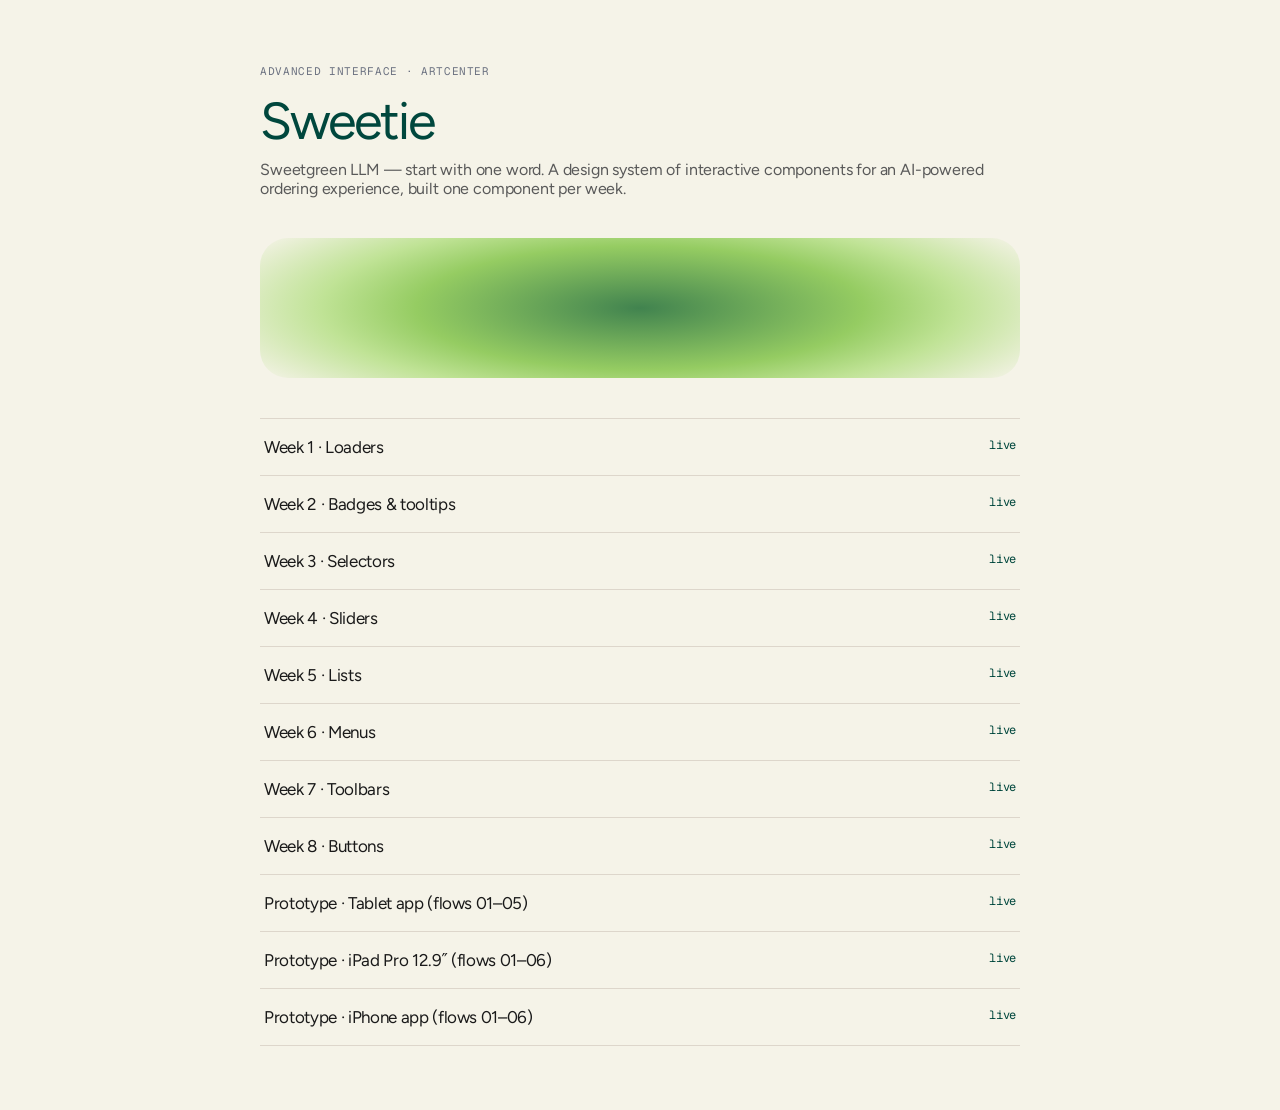
<file: index.html>
<!doctype html>
<html lang="en">
<head>
<meta charset="utf-8">
<meta name="viewport" content="width=device-width, initial-scale=1">
<title>Sweetie — Advanced Interface</title>
<link rel="stylesheet" href="https://fonts.googleapis.com/css2?family=Figtree:wght@300;400;500&family=Geist+Mono&display=swap">
<style>
:root{color-scheme:light}
body{margin:0;background:#F5F3E8;color:#1A1A1A;font-family:"Figtree",system-ui,sans-serif}
main{max-width:760px;margin:0 auto;padding:64px 24px}
.cap{font-family:"Geist Mono",monospace;font-size:11px;letter-spacing:.06em;color:#6B7180;text-transform:uppercase}
h1{font-weight:400;font-size:52px;letter-spacing:-.04em;margin:12px 0 8px;color:#00473D}
p{color:#595959;margin:0 0 40px;letter-spacing:-.01em}
.glow{height:140px;border-radius:28px;margin:0 0 40px;background:radial-gradient(ellipse 60% 90% at 50% 50%,#41834F 0%,#95CC62 49%,#C0E396 70%,#F5F3E8 100%)}
ol{list-style:none;padding:0;margin:0;border-top:1px solid #DDD6CB}
li{border-bottom:1px solid #DDD6CB}
a,span.row{display:flex;justify-content:space-between;padding:18px 4px;color:#1A1A1A;text-decoration:none;font-size:17px;letter-spacing:-.02em}
a:hover{color:#00473D}
span.row{color:#B3B3B3}
small{font-family:"Geist Mono",monospace;font-size:12px;color:#6B7180}
a small{color:#00473D}
</style>
</head>
<body>
<main>
  <div class="cap">Advanced Interface · ArtCenter</div>
  <h1>Sweetie</h1>
  <p>Sweetgreen LLM — start with one word. A design system of interactive components for an AI-powered ordering experience, built one component per week.</p>
  <div class="glow" aria-hidden="true"></div>
  <ol>
    <li><a href="wk01-loaders/">Week 1 · Loaders <small>live</small></a></li>
    <li><a href="wk02-badges/">Week 2 · Badges &amp; tooltips <small>live</small></a></li>
    <li><a href="wk03-selectors/">Week 3 · Selectors <small>live</small></a></li>
    <li><a href="wk04-sliders/">Week 4 · Sliders <small>live</small></a></li>
    <li><a href="wk05-lists/">Week 5 · Lists <small>live</small></a></li>
    <li><a href="wk06-menus/">Week 6 · Menus <small>live</small></a></li>
    <li><a href="wk07-toolbars/">Week 7 · Toolbars <small>live</small></a></li>
    <li><a href="wk08-buttons/">Week 8 · Buttons <small>live</small></a></li>
    <li><a href="app/">Prototype · Tablet app (flows 01–05) <small>live</small></a></li>
    <li><a href="app/index.html?ipad=12.9">Prototype · iPad Pro 12.9″ (flows 01–06) <small>live</small></a></li>
    <li><a href="app/phone.html">Prototype · iPhone app (flows 01–06) <small>live</small></a></li>
  </ol>
</main>
</body>
</html>
</file>
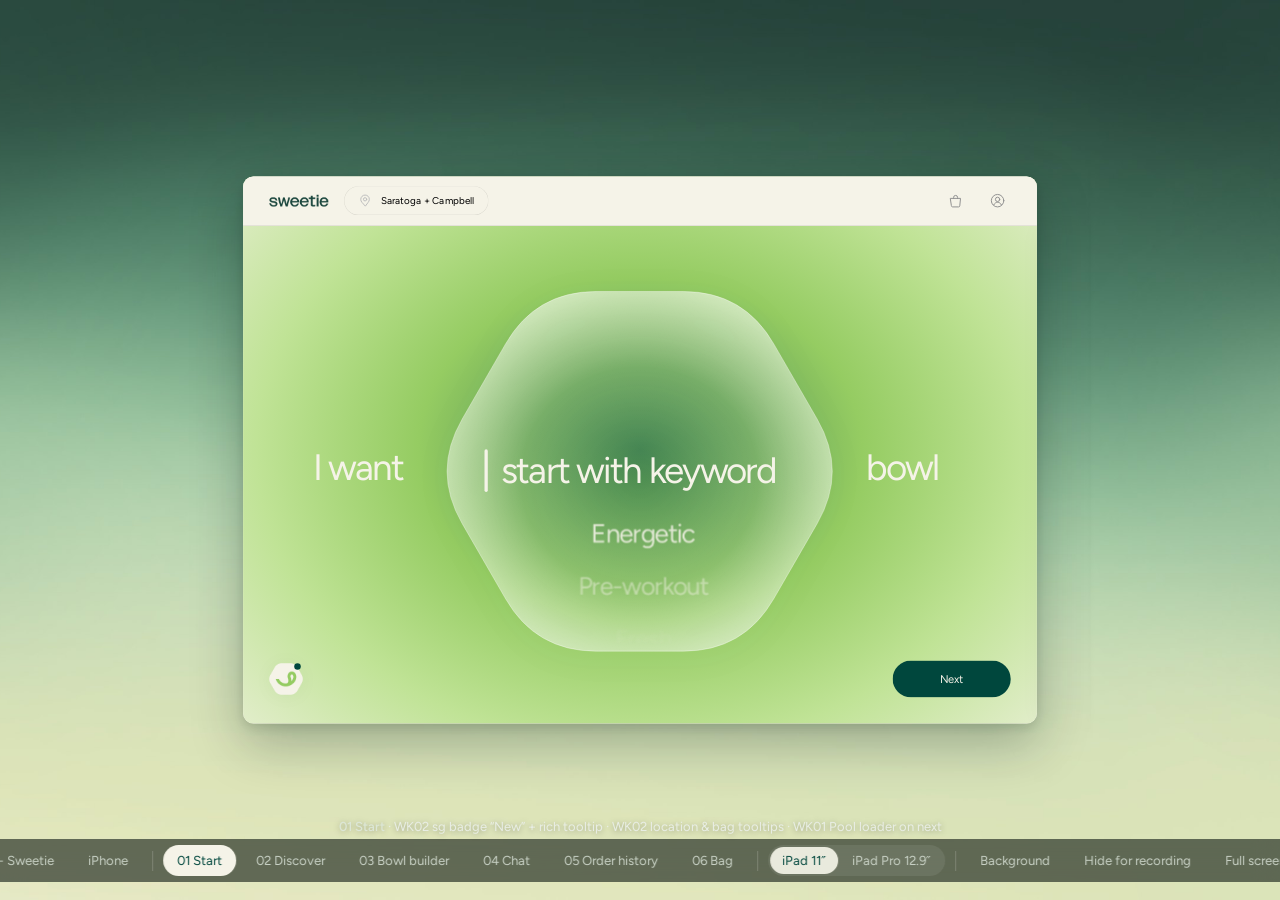
<file: app/index.html>
<!doctype html>
<html lang="en">
<head>
<meta charset="utf-8">
<meta name="viewport" content="width=device-width, initial-scale=1, maximum-scale=1, viewport-fit=cover">
<meta name="apple-mobile-web-app-capable" content="yes">
<meta name="mobile-web-app-capable" content="yes">
<meta name="apple-mobile-web-app-status-bar-style" content="black-translucent">
<meta name="apple-mobile-web-app-title" content="Sweetie">
<meta name="theme-color" content="#F5F3E8">
<link rel="apple-touch-icon" href="assets/sweetie-mark-ink.png">
<title>Sweetie — Tablet Prototype</title>
<meta name="description" content="Sweetie (sweetgreen LLM) tablet prototype: Start with one word, Discover, Bowl builder, Chat with ingredients and Order history, using the WK01–WK05 interactions.">
<link rel="preconnect" href="https://fonts.googleapis.com">
<link rel="preconnect" href="https://fonts.gstatic.com" crossorigin>
<link href="https://fonts.googleapis.com/css2?family=Figtree:wght@300;400;500;600;700&display=swap" rel="stylesheet">
<link rel="stylesheet" href="menu.css"><!-- WK06 menu system, shared with wk06-menus/ -->
<link rel="stylesheet" href="toolbar.css"><!-- WK07 toolbar system, shared with wk07-toolbars/ -->
<link rel="stylesheet" href="button.css"><!-- WK08 button system, shared with wk08-buttons/ -->
<style>
/* ═════════════ Sweetie tokens (Figma variables) ═════════════ */
:root{
  --green-950:#00473D; --green-800:#258928; --green-700:#41834F; --green-400:#95CC62; --green-200:#C0E396; --green-100:#DBE4CB;
  --cream-50:#F9F6E6; --cream-100:#F5F3E8; --cream-200:#EBE5DC; --white:#FFFFFF;
  --n-950:#000; --n-800:#393939; --n-600:#595959; --n-500:#909090; --n-400:#B3B3B3; --n-300:#BDBDBD;
  --carrot:#F58A1F; --mustard:#F5C33B; --mustard-soft:var(--warn-bg);
  --ease:cubic-bezier(.45,0,.2,1);
    --t-display:56px; --t-title:40px; --t-head:24px; --t-body:17px; --t-cap:13px;
  --snap:cubic-bezier(.2,.75,.25,1); /* taps: quick start, soft settle */
  --settle:1.2s; --drift:.7s; --breath:4.8s;
  --shadow-soft:var(--elev-1);
  /* ── Sweetie design tokens (one source of truth; every rule below uses these) ── */
  /* type: size · tracking */
  --t-display:56px; --tr-display:-.045em;   /* page titles, Start hero words */
  --t-title:40px;   --tr-title:-.04em;      /* bowl names, Discover / keyword words */
  --t-heading:26px; --tr-heading:-.03em;    /* card titles, key figures */
  --t-ingredient:22px; --tr-ingredient:-.03em; /* ingredient bar names */
  --t-body-l:20px;  --tr-body-l:-.02em;     /* prices, hexagon words, brand mark */
  --t-body:17px;    --tr-body:-.01em;       /* body, buttons, list labels */
  --t-body-s:15px;  --tr-body-s:-.005em;    /* secondary text, pills, chips */
  --t-cap:13px;     --tr-cap:0;             /* captions, tags, section labels (labels add .06em caps) */
  --t-micro:11px;   --tr-micro:0;           /* badges */
  /* spacing: one page margin for every screen and panel + an 8-pt scale */
  --m:40px; --s-1:4px; --s-2:8px; --s-3:12px; --s-4:16px; --s-5:24px; --s-6:32px; --s-7:40px; --s-8:64px;
  /* radius (Figma: xs 3 · sm 13 · md 20 · lg 30 · pill 40) */
  --r-xs:3px; --r-check:7px; --r-sm:13px; --r-md:20px; --r-lg:30px; --r-pill:40px;
  /* control heights */
  /* control heights — 4 tiers by role (8-pt grid, 44 = touch minimum)
     XS 24 labels you read · S 32 secondary taps in content · M 44 app chrome / navigation · L 56 content controls + primary actions */
  --h-xs:24px; --h-s:32px; --h-m:44px; --h-l:56px;
  --h-lg:var(--h-l); --h-md:var(--h-m); --h-sm:var(--h-s); --h-chip:var(--h-s); --h-tag:var(--h-xs); --h-input:var(--h-l);
  /* colour roles */
  --text:var(--n-950); --text-2:var(--n-800); --text-3:var(--n-600); --text-4:var(--n-500); --text-brand:var(--green-950);
  --surface-sage-hover:#D3DEC0; --action:var(--green-950); --action-hover:#00382F;
  --warn-bg:#FBEFC4; --warn-ink:#5A4300; --warn-icon:#8A6400; --danger:#F22021;
  /* lines */
  --line:rgba(0,0,0,.14); --line-soft:rgba(0,0,0,.08); --hair:inset 0 0 0 .5px var(--line);
  --line-strong:inset 0 0 0 1px var(--n-500); --line-selected:inset 0 0 0 1.5px var(--green-950);
  /* elevation */
  --elev-1:0 2px 12px rgba(0,40,30,.04); --elev-2:0 8px 28px rgba(0,71,61,.06); /* barely-there shadows */
  --bg-builder:linear-gradient(180deg,#E5E8D7 0%,#E7EDD7 45%,#E2EFCB 100%);
  --bg-chat:linear-gradient(180deg,#EDF5DF 0%,#E4F0D0 55%,#D7EBBE 100%); /* chat panel: clear green tint, not grey */
  --green-50:#F2F7E8;

  --glow:radial-gradient(ellipse 62% 70% at 50% 50%,#41834F 0%,#95CC62 45%,#C0E396 78%,#F5F3E8 125%);
}
*{box-sizing:border-box;margin:0;padding:0}
html,body{height:100%}
body{background:#1F2420;color:var(--n-950);font-family:Figtree,system-ui,sans-serif;-webkit-font-smoothing:antialiased;overflow:hidden;-webkit-tap-highlight-color:transparent}
button{font:inherit;color:inherit;background:none;border:0;cursor:pointer}
input{font:inherit;color:inherit}
svg{display:block}
:focus-visible{outline:2px solid var(--green-950);outline-offset:3px}
[hidden]{display:none!important}
h1,h2,h3,h4{font-weight:400}
.sr{position:absolute;width:1px;height:1px;overflow:hidden;clip:rect(0 0 0 0);white-space:nowrap}

/* ═════════════ Device stage ═════════════ */
#device{--xh:calc(var(--dh,834px) - 834px);position:absolute;left:50%;top:var(--top,50%);width:1210px;height:var(--dh,834px);transform:translate(-50%,-50%) scale(var(--s,1));transform-origin:50% 50%;background:var(--cream-100);overflow:hidden;overflow:clip;border-radius:var(--r,0);box-shadow:var(--frame,none)}
body.framed #device{--r:28px;--frame:0 0 0 12px #0B0D0B,0 0 0 13px #3A403B,0 40px 80px rgba(0,0,0,.5)}
/* stage: custom background for screen recording */
#stage-bg{position:fixed;inset:0;z-index:-1;background:#1F2420 center/cover no-repeat;transition:background-image .4s}
body.framed.win #device{--r:16px;--frame:0 30px 80px rgba(0,30,20,.28),0 6px 18px rgba(0,30,20,.12)}
.stage-pop{position:fixed;left:50%;bottom:72px;transform:translate(-50%,8px);z-index:61;width:340px;padding:18px;border-radius:20px;background:rgba(245,243,232,.97);box-shadow:0 20px 50px rgba(0,0,0,.25);color:#00473D;font:14px Figtree,system-ui,sans-serif;opacity:0;visibility:hidden;transition:opacity .25s,transform .25s,visibility .25s}
.stage-pop.open{opacity:1;visibility:visible;transform:translate(-50%,0)}
.stage-pop h5{font-size:12px;font-weight:500;letter-spacing:.06em;text-transform:uppercase;color:#595959;margin:0 0 8px}
.stage-pop .row{display:flex;gap:8px;flex-wrap:wrap;margin-bottom:16px}
.stage-pop .sw{width:52px;height:36px;border-radius:10px;background:center/cover;box-shadow:inset 0 0 0 .5px rgba(0,0,0,.2);cursor:pointer;position:relative}
.stage-pop .sw[aria-pressed=true]{box-shadow:0 0 0 2px #00473D}
.stage-pop .up{display:grid;place-items:center;background:#fff;color:#00473D;font-size:20px}
.stage-pop .seg{display:flex;gap:4px;padding:3px;border-radius:40px;background:#EBE5DC;width:max-content}
.stage-pop .seg button{padding:6px 14px;border-radius:40px;color:#00473D}
.stage-pop .seg button[aria-pressed=true]{background:#fff;box-shadow:0 1px 3px rgba(0,0,0,.1)}
.stage-pop input[type=range]{width:100%;accent-color:#00473D}
.stage-pop .sz{display:flex;justify-content:space-between;font-size:12px;color:#595959}
.stage-pop small{display:block;margin-top:10px;font-size:12px;color:#595959}
.flowbar{position:fixed;left:50%;bottom:18px;transform:translateX(-50%);display:flex;align-items:center;gap:6px;padding:6px;border-radius:var(--r-pill);background:rgba(18,28,22,.62);backdrop-filter:blur(12px);-webkit-backdrop-filter:blur(12px);color:#E8EDE4;font-size:var(--t-cap);white-space:nowrap;z-index:50;letter-spacing:var(--tr-cap)}
.flowbar button{padding:8px 14px;border-radius:var(--r-pill);color:#C9D2C6;transition:background 0.36s var(--snap),color 0.36s var(--snap)}
.flowbar button:hover{color:#fff}
.flowbar button[aria-current=true]{background:#F5F3E8;color:var(--green-950)}
.flowbar .dev-seg{display:flex;gap:2px;padding:2px;border-radius:var(--r-pill);background:rgba(255,255,255,.08)}
.flowbar .dev-seg button{padding:6px 12px}
.flowbar .dev-seg button[aria-pressed=true]{background:rgba(245,243,232,.92);color:var(--green-950)}
.flowbar .home{padding:8px 14px;border-radius:var(--r-pill);color:#C9D2C6;text-decoration:none;transition:background .4s var(--ease),color .4s var(--ease)}
.flowbar .home:hover{color:#fff;background:rgba(255,255,255,.1)}
.flowbar .sep{width:1px;height:20px;background:rgba(255,255,255,.18);margin:0 4px}
.notes{position:fixed;left:50%;bottom:66px;transform:translateX(-50%);font-size:var(--t-cap);color:#E8EDE4;text-shadow:0 1px 6px rgba(0,0,0,.35);white-space:nowrap;z-index:50;letter-spacing:var(--tr-cap)}
.notes b{font-weight:500;color:#DCE6D6}
body:not(.framed) .flowbar,body:not(.framed) .notes{display:none}
body.rec .flowbar,body.rec .notes,body.rec .fs-bar{display:none!important}
.rec-hint{position:fixed;left:50%;bottom:22px;transform:translateX(-50%);z-index:70;padding:8px 14px;border-radius:40px;background:rgba(0,0,0,.6);color:#fff;font:13px Figtree,system-ui,sans-serif;opacity:0;pointer-events:none;transition:opacity .4s}
.rec-hint.show{opacity:1}
.fs-bar{position:fixed;left:50%;top:max(14px,env(safe-area-inset-top));transform:translateX(-50%);z-index:60;display:none;gap:4px;padding:4px;border-radius:var(--r-pill);background:rgba(245,243,232,.94);box-shadow:0 0 0 1px #BDBDBD,0 4px 14px rgba(0,0,0,.12);backdrop-filter:blur(8px);-webkit-backdrop-filter:blur(8px)}
.fs-bar a,.fs-bar button{padding:8px 14px;border-radius:var(--r-pill);font-size:var(--t-cap);color:#00473D;text-decoration:none;white-space:nowrap;transition:background .3s;letter-spacing:var(--tr-cap)}
.fs-bar a:hover,.fs-bar button:hover{background:#DBE4CB}
body.full .fs-bar{display:flex}
body.embed .fs-bar{display:none!important}
body.forced #fs-exit{display:none}
/* on a real iPad the prototype behaves like the app: no prototype chrome, no zoom / bounce / long-press callouts */
body.tablet .fs-bar,body.tablet .flowbar,body.tablet .notes{display:none!important}
body.tablet{background:var(--cream-100)!important;overscroll-behavior:none;-webkit-touch-callout:none;-webkit-user-select:none;user-select:none;touch-action:manipulation;-webkit-tap-highlight-color:transparent}
body.tablet #stage-bg{display:none}
body.tablet input,body.tablet textarea{-webkit-user-select:text;user-select:text}

/* ═════════════ Nav bar (75) ═════════════ */
.nav{position:absolute;left:0;top:0;right:0;height:75px;z-index:20;display:flex;align-items:center;justify-content:space-between;padding:0 var(--m);background:var(--cream-100);border-bottom:.5px solid var(--line)}
.nav-l,.nav-r{display:flex;align-items:center;gap:24px}
.logo{display:block;padding:4px 0;line-height:0}
.logo img{display:block;width:90px;height:auto}
.circ{width:var(--h-md);height:var(--h-md);border-radius:50%;display:grid;place-items:center;box-shadow:var(--hair);color:var(--n-500);transition:background 0.45s var(--snap),color 0.45s var(--snap)}
.circ:hover{background:var(--cream-200);color:var(--green-950)}
.circ svg{width:20px;height:20px;fill:none;stroke:currentColor;stroke-width:1.5;stroke-linecap:round;stroke-linejoin:round}
.pill{height:var(--h-md);padding:0 22px;border-radius:var(--r-pill);display:inline-flex;align-items:center;gap:14px;box-shadow:var(--hair);font-size:var(--t-body-s);white-space:nowrap;transition:background .5s var(--ease);letter-spacing:var(--tr-body-s)}
.loc-btn{width:220px;justify-content:center}
.loc-btn:hover{background:var(--cream-200)}
.loc-btn svg{flex:none;width:20px;height:20px}
.icon{width:40px;height:40px;display:grid;place-items:center;color:var(--n-500);position:relative;transition:color 0.45s var(--snap)}
.icon:hover{color:var(--green-950)}
.icon svg{width:24px;height:24px}
.order-btn{height:45px;width:219px;border-radius:var(--r-pill);background:var(--green-950);color:var(--cream-100);font-size:var(--t-body);letter-spacing:var(--tr-body);transition:transform 0.27s var(--snap),background 0.36s var(--snap)}
.order-btn:hover{background:var(--action-hover)}
.order-btn:active{transform:scale(.98)}
.status{width:auto;justify-content:center;background:var(--green-100);color:var(--green-950);position:relative;overflow:hidden}
.status .sfill{position:absolute;left:0;top:0;bottom:0;width:calc(var(--sp,0)*(100% + 48px));background:linear-gradient(90deg,rgba(149,204,98,.10),rgba(149,204,98,.5));
  -webkit-mask-image:linear-gradient(90deg,#000 0,#000 calc(100% - 48px),transparent);mask-image:linear-gradient(90deg,#000 0,#000 calc(100% - 48px),transparent);transition:width 1s linear} /* the leading edge fades out over 48 px: no hard line */
.status span,.status svg{position:relative}
.status svg{width:20px;height:22px;color:var(--n-400)}
/* which nav items each screen shows */
.nav [data-on]{display:none}
.nav .circ{--d:grid}.nav .icon{--d:grid}.nav .tiphost{--d:inline-flex}.nav .pill{--d:inline-flex}.nav .logo,.nav .order-btn{--d:block}
#app[data-screen=start] .nav [data-on~=start],#app[data-screen=discover] .nav [data-on~=discover],#app[data-screen=builder] .nav [data-on~=builder],
#app[data-screen=chat] .nav [data-on~=chat],#app[data-screen=orders] .nav [data-on~=orders],#app[data-screen=bag] .nav [data-on~=bag],#app[data-screen=done] .nav [data-on~=done],#app.picking .nav .status{display:var(--d,flex)}

/* ═════════════ WK02 · badges & tooltips (Serene) ═════════════ */
.b{position:absolute;pointer-events:none;opacity:0;transform:scale(.6);filter:blur(2px);transition:opacity var(--drift) var(--ease),transform var(--drift) var(--ease),filter var(--drift) var(--ease)}
.b.on{opacity:1;transform:none;filter:none}
.bag-b{right:2px;top:2px;min-width:16px;height:16px;padding:0 4px;border-radius:var(--r-pill);background:var(--green-950);color:var(--cream-100);font-size:var(--t-micro);font-weight:600;line-height:16px;text-align:center;font-variant-numeric:tabular-nums;letter-spacing:var(--tr-micro)}
.bag-b.dot{min-width:9px;width:9px;height:9px;padding:0;right:6px;top:6px;background:var(--green-400);box-shadow:0 0 0 2px var(--cream-100)}
.tiphost{position:relative;display:inline-flex}
.tip{position:absolute;z-index:30;opacity:0;visibility:hidden;filter:blur(3px);pointer-events:none;text-align:left;width:max-content;max-width:280px;transition:opacity var(--drift) var(--ease),transform var(--drift) var(--ease),filter var(--drift) var(--ease),visibility var(--drift)}
.tip.down{left:50%;top:calc(100% + 12px);transform:translate(-50%,-8px)}
.tip.up{left:50%;bottom:calc(100% + 12px);transform:translate(-50%,8px)}
.tip.down.right{left:auto;right:-8px;transform:translate(0,-8px)}
.tip.up.left{left:0;transform:translate(0,8px)}
.tip.up.rightish{left:auto;right:0;transform:translate(0,8px)}
.tip.rich{pointer-events:auto}
.tip.down::before{content:"";position:absolute;left:0;right:0;bottom:100%;height:16px}
.tip.up::before{content:"";position:absolute;left:0;right:0;top:100%;height:16px}
.tiphost.show .tip{opacity:1;visibility:visible;filter:none;transition-delay:.12s}
.tiphost.show .tip.down{transform:translate(-50%,0)}.tiphost.show .tip.up{transform:translate(-50%,0)}
.tiphost.show .tip.down.right,.tiphost.show .tip.up.left,.tiphost.show .tip.up.rightish{transform:none}
.plain{background:var(--cream-100);box-shadow:var(--hair);border-radius:var(--r-pill);padding:8px 16px;font-size:var(--t-cap);color:var(--n-800);white-space:nowrap;letter-spacing:var(--tr-cap)}
.rich{background:var(--cream-100);box-shadow:var(--hair),var(--shadow-soft);border-radius:var(--r-md);padding:18px 20px;width:250px}
.rich h4{font-weight:500;font-size:var(--t-body);letter-spacing:var(--tr-body)}
.rich p{margin-top:6px;font-size:var(--t-cap);line-height:1.4;color:var(--n-600);letter-spacing:var(--tr-cap)}
.rich .act{margin-top:12px;display:inline-block;box-shadow:var(--hair);border-radius:var(--r-pill);padding:8px 16px;background:var(--green-100);color:var(--green-950);font-size:var(--t-cap);font-weight:500;transition:background var(--drift) var(--ease);letter-spacing:var(--tr-cap)}
.rich .act:hover{background:var(--surface-sage-hover)}
.tip.mustard.plain{background:var(--mustard);box-shadow:none;border-radius:var(--r-md);padding:6px 12px}
.tip.ink.plain{background:var(--green-950);color:var(--cream-100);box-shadow:none}

/* ═════════════ Screens ═════════════ */
.screen{position:absolute;inset:0;overflow:hidden;overflow:clip;opacity:0;visibility:hidden;filter:blur(6px);transition:opacity .8s var(--ease),filter .8s var(--ease),visibility .8s}
.screen.on{opacity:1;visibility:visible;filter:none}
.toast{position:absolute;left:50%;bottom:28px;z-index:40;transform:translate(-50%,16px);background:var(--green-950);color:var(--cream-100);font-size:var(--t-body-s);padding:11px 18px;border-radius:var(--r-pill);opacity:0;pointer-events:none;transition:all var(--drift) var(--ease);letter-spacing:var(--tr-body-s)}
.toast.show{opacity:1;transform:translate(-50%,0)}

/* Brand badge (sg) + expand toggle — shared bottom cluster */
.sg{position:absolute;width:60px;height:60px;display:grid;place-items:center;z-index:5}
.sg .mark{position:absolute;left:0;top:2px;width:60px;height:56px;filter:drop-shadow(var(--elev-1));transition:transform .6s var(--ease)}
.sg:hover .mark{transform:scale(1.05)}
/* Start + Discover Sweetie mark buttons: 15% smaller (60 → 51) */
.sg:has(.mark){width:51px;height:51px}
.sg:has(.mark) .mark{top:1.5px;width:51px;height:48px}
.sg:has(.mark) .new{right:3px;top:1px;width:10px;height:10px}
.sg svg.hexb{position:absolute;inset:0;width:100%;height:100%;filter:drop-shadow(var(--elev-1));transition:transform .6s var(--ease)}
.sg:hover svg.hexb{transform:scale(1.05)}
.sg>span:not(.b){position:relative;font-size:var(--t-body-l);font-weight:600;letter-spacing:var(--tr-body-l)}
.sg.cream path{fill:var(--cream-100);stroke:var(--n-300)}
.sg.cream span{color:var(--green-950)}
.sg.ink path{fill:var(--green-950);stroke:var(--n-300)}
.sg.ink span{color:var(--cream-100)}
.sg .new{right:4px;top:2px;width:12px;height:12px;padding:0;border-radius:50%;background:var(--green-950);box-shadow:none}
.expand{position:absolute;width:var(--h-lg);height:var(--h-lg);border-radius:50%;display:grid;place-items:center;background:var(--cream-100);color:var(--n-800);box-shadow:var(--hair),var(--elev-1);z-index:6;transition:background .3s var(--snap),color .3s var(--snap),transform .25s var(--snap)}
.expand:hover{background:var(--cream-200);color:var(--green-950)}
.expand:active{transform:scale(.95)}
.expand svg{width:24px;height:24px}
.expand[aria-pressed=true]{background:var(--green-950);color:var(--cream-100)}
.expand[aria-pressed=true] g path{fill:var(--green-950)}

/* ═════════════ 01 · START WITH ONE WORD ═════════════ */
#s-start{background:var(--glow)}
.glass{position:absolute;left:288px;top:153px;width:633px;height:593px}
.glass .pane{display:none}
.glass svg.rim{position:absolute;inset:0;width:100%;height:100%;overflow:visible;filter:drop-shadow(var(--elev-2))}
.glass svg.rim path{fill:url(#glassfill);stroke:rgba(255,255,255,.55);stroke-width:1}
.word-side{position:absolute;top:407px;font-size:var(--t-display);font-weight:400;letter-spacing:var(--tr-display);color:var(--cream-100);line-height:72px;transition:opacity .8s var(--ease),filter .8s var(--ease)}
.word-side.l{left:106px}.word-side.r{left:950px}
.picker{position:absolute;left:368px;top:412px;width:483px;transition:opacity .8s var(--ease),filter .8s var(--ease)}
.entry{position:relative;height:72px;display:flex;align-items:center;gap:20px}
.entry .bar{width:5px;height:65px;border-radius:var(--r-xs);background:var(--cream-100);animation:blink 1.1s steps(1) infinite}
.entry:focus-within .bar{animation-duration:.9s}
@keyframes blink{50%{opacity:0}}
.entry input{flex:1;min-width:0;height:72px;border:0;background:transparent;outline:none;font-size:var(--t-display);font-weight:400;letter-spacing:var(--tr-display);color:var(--cream-100);caret-color:transparent}
.entry input::placeholder{color:var(--cream-100);opacity:1}
/* keyword carousel: no clipping box — each word fades, blurs and scales by its distance from the first slot */
.sugs{position:relative;height:239px;margin-top:20px;touch-action:none;cursor:grab}
.sugs.dragging{cursor:grabbing}
.sugs ul{list-style:none;position:absolute;inset:0}
.sugs li{position:absolute;left:0;right:0;top:0;height:80px;will-change:transform,opacity,filter}
.sugs li button{display:block;width:100%;height:80px;text-align:center;font-size:var(--t-title);font-weight:400;letter-spacing:var(--tr-title);color:var(--cream-100);transition:color .3s var(--snap)}
.sugs li button:hover{color:#fff}
#s-start .next{position:absolute;right:var(--m);bottom:var(--m);width:180px;transition:transform 0.27s var(--snap),opacity 0.54s var(--snap);letter-spacing:var(--tr-body)}
/* Pool loader (WK01) inside the glass */
.pool{position:absolute;left:50%;top:50%;width:196px;height:196px;margin:-120px 0 0 -98px;opacity:0;visibility:hidden;transition:opacity .8s var(--ease),visibility .8s}
.pool svg{position:absolute;left:50%;top:50%;overflow:visible;transform:translate(-50%,-50%);filter:drop-shadow(var(--elev-2));transition:transform .9s var(--ease),opacity .9s var(--ease),filter .9s var(--ease)}
.pool path{fill:url(#morph-glow);stroke:rgba(255,255,255,.55);stroke-width:.6;vector-effect:non-scaling-stroke}
.pool path.sage{fill:#DBE4CB;opacity:0;transition:opacity .9s var(--ease)}
.pool.done path.sage{opacity:0} /* done keeps the Glow gradient */
.pool .lbl{position:absolute;left:50%;top:222px;transform:translateX(-50%);font-size:var(--t-body);letter-spacing:var(--tr-body);color:var(--white);white-space:nowrap;transition:opacity .35s var(--ease),filter .35s var(--ease),transform .35s var(--ease)}
.pool .lbl.out{opacity:0;filter:blur(3px);transform:translate(-50%,4px)}
.loading .pool{opacity:1;visibility:visible}
.loading .pool.done svg{filter:drop-shadow(0 0 4px rgba(255,255,255,.22))}
@keyframes ripple{0%,100%{transform:translate(-50%,-50%) scale(.94);opacity:.75}50%{transform:translate(-50%,-50%) scale(1.04);opacity:1}}
/* while the loader runs, only the green gradient and the loader stay on screen */
#s-start>*:not(.pool),#s-discover>*:not(.pool){transition:opacity .8s var(--ease),filter .8s var(--ease)}
#s-start.loading>*:not(.pool),#s-discover.loading>*:not(.pool){opacity:0 !important;filter:blur(8px) !important;pointer-events:none}

/* ═════════════ 02 · DISCOVER ═════════════ */
#s-discover{background:var(--glow);overflow:hidden;overflow:clip;touch-action:none;cursor:grab}
#s-discover.grabbing{cursor:grabbing}
.field{position:absolute;left:0;top:0;width:0;height:0}
.khex{position:absolute;width:256px;height:256px;margin:-128px 0 0 -128px;display:grid;place-items:center;transition:transform 0.63s var(--snap),opacity 0.54s var(--snap),filter 0.45s var(--snap)}
.khex svg{position:absolute;left:8px;top:18px;width:240px;height:220px;filter:drop-shadow(var(--elev-2));transition:transform .7s var(--ease)}
.khex svg path{fill:var(--cream-100);transition:fill .7s var(--ease)}
.khex span{position:relative;font-size:var(--t-body-l);letter-spacing:var(--tr-body-l);color:var(--green-950);transition:color .7s var(--ease)}
.khex:hover svg{transform:scale(1.04)}
.khex:focus,.khex:focus-visible{outline:none}
.khex:focus-visible svg path{stroke:var(--green-950);stroke-width:3}
.khex.sel svg path{fill:var(--green-950)}
.khex.sel span{color:var(--cream-100)}
.khex.sel svg{transform:scale(1.08)}
#s-discover.picking .khex:not(.sel){opacity:.25 !important;filter:blur(6px) !important}
.disc-title{position:absolute;left:455px;top:389px;width:300px;text-align:center;font-size:var(--t-title);line-height:44px;letter-spacing:var(--tr-title);color:var(--cream-100);pointer-events:none;transition:opacity .6s var(--ease)}
#s-discover.picking .disc-title{opacity:0}
#s-discover .exp-host{position:absolute;right:var(--m);bottom:var(--m)}
#s-discover .expand{position:relative}

/* ═════════════ 03 · BOWL BUILDER ═════════════ */
#s-builder .left{position:absolute;left:0;top:75px;width:690px;bottom:0;background:var(--bg-builder);border-right:.5px solid var(--line)}
.b-title{position:absolute;left:var(--m);top:var(--m);width:320px;font-size:var(--t-title);font-weight:400;line-height:1.1;letter-spacing:var(--tr-title);color:var(--text-brand)}
#order.bump{animation:bump .5s var(--ease)}@keyframes bump{40%{transform:scale(1.04)}}
.b-meta{position:absolute;left:var(--m);top:auto;font-size:var(--t-body-s);color:var(--n-500);letter-spacing:var(--tr-body-s);font-variant-numeric:tabular-nums}
.b-desc{position:absolute;left:376px;top:calc(var(--m) + 6px);width:274px;font-size:var(--t-body-s);line-height:19px;color:var(--n-800);letter-spacing:var(--tr-body-s)}
.photo{position:absolute;left:150px;top:203px;width:420px;height:410px}
.photo img{position:absolute;inset:0;width:100%;height:100%;object-fit:contain;transition:opacity .8s var(--ease),filter .8s var(--ease)}
.tag{position:absolute;z-index:2;transform:translate(-50%,-50%);transition:opacity var(--drift) var(--ease),filter var(--drift) var(--ease),transform var(--drift) var(--ease)}
.tag.off{opacity:0;filter:blur(4px);transform:translate(-50%,-50%) scale(.8);pointer-events:none}
.tag>button{height:var(--h-tag);padding:0 16px;border-radius:var(--r-pill);background:var(--c);color:var(--ink);font-size:var(--t-cap);white-space:nowrap;box-shadow:var(--elev-1);transition:transform .4s var(--ease);letter-spacing:var(--tr-cap)}
.tag>button:hover{transform:scale(1.05)}
.tag>button{position:relative}.tag>button::after{content:"";position:absolute;left:50%;top:50%;width:max(100%,44px);height:44px;transform:translate(-50%,-50%)} /* 44 pt tap target */
.tag .tb{right:-8px;top:-9px;min-width:20px;height:18px;padding:0 6px;border-radius:var(--r-pill);background:var(--green-100);color:var(--green-950);font-size:var(--t-micro);font-weight:600;line-height:18px;text-align:center;box-shadow:var(--hair);letter-spacing:var(--tr-micro)}
.tag .tip{font-size:var(--t-cap);letter-spacing:var(--tr-cap)}
.prompt{position:relative;height:var(--h-input);border-radius:var(--r-md);background:var(--cream-100);box-shadow:var(--hair),var(--elev-1);display:flex;align-items:center;padding:0 10px 0 22px;gap:10px;transition:box-shadow .3s var(--snap)}
.prompt:focus-within{box-shadow:inset 0 0 0 1px rgba(0,71,61,.28),var(--elev-1)}
/* composer: two layers — a light Glow outer frame with a context strip, and the white input inside */
.composer{--pad:5px;border-radius:calc(var(--r-md) + var(--pad));padding:0 var(--pad) var(--pad);
  background:radial-gradient(120% 160% at 0% 0%,rgba(190,212,160,.94) 0%,rgba(204,221,182,.92) 50%,rgba(218,229,200,.94) 100%); /* ~10% deeper, green all the way across */
  box-shadow:var(--hair),var(--elev-1)}
.cmp-top{position:relative;display:flex;align-items:center;gap:8px;min-height:38px;padding:0 12px 0 14px}
.cmp-ic{flex:none;width:16px;height:16px;fill:none;stroke:var(--green-700);stroke-width:1.3;stroke-linejoin:round}
.cmp-label{font-size:var(--t-cap);letter-spacing:var(--tr-cap);color:var(--green-950);transition:opacity .4s var(--snap)}
.cmp-hint{margin-left:auto;font-size:var(--t-cap);letter-spacing:var(--tr-cap);color:var(--text-3);transition:opacity .4s var(--snap)}
.cmp-top:has(.reply.show) .cmp-label,.cmp-top:has(.reply.show) .cmp-hint{opacity:0}
#b-cmp{position:absolute;left:var(--m);right:var(--m);bottom:calc(var(--m) - 5px)} /* the input itself (not its frame) sits on the 40 px line, level with Add to bag */
.prompt input{flex:1;min-width:0;height:100%;border:0;background:transparent;outline:none;font-size:var(--t-body);letter-spacing:var(--tr-body);caret-color:var(--green-700)}
.prompt input::placeholder{color:var(--text-4)}
.send{flex:none;width:var(--h-md);height:var(--h-md);border-radius:50%;background:var(--green-950);display:grid;place-items:center;color:var(--cream-100);transition:transform 0.27s var(--snap),opacity 0.27s}
.send svg{width:24px;height:24px;fill:none;stroke:currentColor;stroke-width:1.6;stroke-linecap:round;stroke-linejoin:round}
.send:active{transform:scale(.94)}
.reply{position:absolute;left:38px;right:12px;top:50%;margin-top:-9px;line-height:18px;white-space:nowrap;overflow:hidden;text-overflow:ellipsis;font-size:var(--t-cap);color:var(--green-950);opacity:0;transform:translateY(4px);transition:opacity .6s var(--ease),transform .6s var(--ease);letter-spacing:var(--tr-cap)}
.reply.show{opacity:1;transform:none}
.reply:not(.show){pointer-events:none}
#s-builder .right{position:absolute;left:690px;right:0;top:75px;bottom:0;overflow-y:auto;overflow-x:hidden;padding:var(--m) var(--m) 136px;scrollbar-width:thin;scrollbar-color:var(--n-300) transparent}
#s-builder .b-foot{position:absolute;left:691px;right:0;bottom:0;padding:var(--s-6) var(--m) var(--m);background:linear-gradient(rgba(245,243,232,0),var(--cream-100) 36%);z-index:3}
#s-builder .b-foot .bt{width:100%}
#s-builder .right::-webkit-scrollbar{width:5px}#s-builder .right::-webkit-scrollbar-thumb{background:var(--n-300);border-radius:var(--r-xs)}
.grp+.grp{margin-top:var(--s-6)}
.grp-head{display:flex;justify-content:space-between;padding:0 0 var(--s-3);font-size:var(--t-cap);letter-spacing:.06em;text-transform:uppercase;color:var(--n-600);font-variant-numeric:tabular-nums}
.rows{display:flex;flex-direction:column}
.irow{display:flex;align-items:center;gap:var(--s-3);height:68px;padding-bottom:var(--s-3);transition:height .45s var(--ease),padding .45s var(--ease),opacity .4s var(--ease),transform .4s var(--ease)}
.irow.out{height:0;padding-bottom:0;opacity:0;transform:translateX(-12px)}
.irow.enter{height:0;padding-bottom:0;opacity:0}
.irow.flash .sbar::after{box-shadow:inset 0 0 0 2px var(--green-950)}
.x{flex:none;width:var(--h-sm);height:var(--h-sm);border-radius:50%;display:grid;place-items:center;color:var(--n-400);box-shadow:var(--hair);transition:color 0.27s,box-shadow 0.27s}
.x:hover{color:var(--green-950)}
.x svg{width:16px;height:16px;stroke:currentColor;stroke-width:1.4;fill:none;stroke-linecap:round}
.irow.will-remove .x{color:var(--danger);box-shadow:inset 0 0 0 1px var(--danger)}
.add{display:flex;align-items:center;width:calc(100% - 44px);height:var(--h-l);padding:0 15px;border-radius:var(--r-pill);background:var(--cream-200);box-shadow:var(--hair);font-size:var(--t-body);color:var(--n-400);text-align:left;transition:color 0.27s;letter-spacing:var(--tr-body)}
.add:hover,.add[aria-expanded=true]{color:var(--green-950)}
.tray{display:grid;grid-template-rows:0fr;transition:grid-template-rows .4s cubic-bezier(.2,0,0,1)}
.tray>div{min-height:0;overflow:hidden;display:flex;flex-wrap:wrap;gap:var(--s-2);padding:0 2px;transition:padding .4s cubic-bezier(.2,0,0,1);width:calc(100% - 44px)}
.add[aria-expanded=true]+.tray{grid-template-rows:1fr}
.add[aria-expanded=true]+.tray>div{padding:12px 2px 4px}
.chip{height:var(--h-chip);padding:0 14px 0 10px;border-radius:var(--r-pill);display:inline-flex;align-items:center;gap:8px;background:var(--white);box-shadow:var(--hair);font-size:var(--t-cap);transition:background 0.27s;letter-spacing:var(--tr-cap)}
.chip:hover{background:var(--green-100)}
.chip i{width:12px;height:12px;border-radius:50%;background:var(--c);box-shadow:var(--hair)}
.full-note{font-size:var(--t-cap);color:var(--n-500);padding:4px 11px 0;letter-spacing:var(--tr-cap)}
/* WK04 Serene ingredient bar */
[role=slider]{touch-action:pan-y;user-select:none;-webkit-user-select:none}
.sbar{position:relative;flex:1;min-width:0;height:var(--h-l);border-radius:var(--r-pill);background:var(--cream-200);cursor:ew-resize}
.sbar::after{content:"";position:absolute;inset:0;border-radius:var(--r-pill);box-shadow:var(--hair);pointer-events:none;z-index:2;transition:box-shadow .4s var(--ease)}
.sbar .fill{position:absolute;top:0;bottom:0;left:0;width:calc(var(--p)*100%);border-radius:var(--r-pill);background:var(--c);box-shadow:var(--hair);transition:width .6s var(--ease),opacity .5s var(--ease)}
.sbar.is-zero .fill{opacity:0}
.sbar.is-drag .fill{transition:width .08s linear}
.sbar .name{position:absolute;left:15px;top:50%;transform:translateY(-50%);font-size:var(--t-ingredient);letter-spacing:var(--tr-ingredient);color:var(--ink);white-space:nowrap;pointer-events:none;z-index:1;transition:color .6s var(--ease)}
.sbar.is-zero .name{color:var(--n-600)}
.sbar .portion{position:absolute;right:18px;top:50%;transform:translateY(-50%);font-size:var(--t-cap);color:var(--n-600);white-space:nowrap;pointer-events:none;z-index:1;transition:opacity .3s var(--ease);letter-spacing:var(--tr-cap)}
.sbar.p-in .portion{right:auto;left:calc(var(--p)*100% - 18px);transform:translate(-100%,-50%);color:var(--ink);opacity:.8;transition:left .6s var(--ease),opacity .3s}
.sbar.p-hide .portion,.sbar.is-drag .portion{opacity:0}
.sbar .stop{position:absolute;top:50%;width:5px;height:5px;margin:-2.5px 0 0 -2.5px;border-radius:50%;background:var(--n-500);opacity:0;z-index:1;transition:opacity .4s var(--ease);pointer-events:none}
.sbar .stop.on{background:var(--ink)}
.sbar .stop[data-i="0"]{display:none}
.sbar.is-drag .stop,.sbar:focus-visible .stop{opacity:.55}
.sbar .bubble{position:absolute;bottom:calc(100% + 8px);left:calc(var(--p)*100%);transform:translate(calc(var(--p)*-100%),6px);padding:7px 13px;border-radius:var(--r-pill);background:var(--green-950);color:var(--cream-100);font-size:var(--t-body-s);font-weight:500;white-space:nowrap;opacity:0;pointer-events:none;z-index:4;transition:opacity .3s var(--ease),transform .3s var(--ease),left .6s var(--ease);letter-spacing:var(--tr-body-s)}
.sbar.is-drag .bubble{transition:opacity .3s var(--ease),transform .3s var(--ease),left .08s linear}
.sbar.is-drag .bubble,.sbar:focus-visible .bubble{opacity:1;transform:translate(calc(var(--p)*-100%),0)}
.sbar .bubble i{font-style:normal;font-weight:400;opacity:.7}
.sbar:focus-visible{outline-offset:4px}

/* Order loader — the same WK01 Pool loader on the green gradient */
.veil{position:absolute;inset:0;z-index:19;background:var(--glow);opacity:0;visibility:hidden;transition:opacity .8s var(--ease),visibility .8s}
.veil.show{opacity:1;visibility:visible}

/* ═════════════ 04 · CHAT WITH INGREDIENTS ═════════════ */
#s-chat{overflow:hidden;overflow:clip;background:radial-gradient(70% 60% at 30% 45%,#F3F8EA 0%,rgba(243,248,234,0) 70%),linear-gradient(180deg,#EEF4E3 0%,#E6F0D6 100%)} /* canvas: soft green tint, not white */
.produce{position:absolute;inset:0;transition:transform .9s var(--ease)}
.prod{position:absolute;transition:left 1.1s var(--ease),top 1.1s var(--ease),width 1.1s var(--ease),height 1.1s var(--ease),filter 1s var(--ease),opacity 1s var(--ease)}
.prod .float{position:absolute;inset:0;filter:blur(var(--dof,0px));transition:filter .6s var(--ease);animation:float var(--fd,12s) ease-in-out infinite alternate;animation-delay:var(--fdl,0s)}
.prod img{width:100%;height:100%;object-fit:contain;display:block;pointer-events:none;-webkit-user-drag:none;filter:drop-shadow(0 18px 22px rgba(46,66,30,.16)) drop-shadow(0 3px 5px rgba(46,66,30,.10))} /* one key light for every cutout (photos graded to one exposure — see assets/originals) */
@keyframes float{from{transform:translate(0,0) rotate(0)}to{transform:translate(var(--fx,6px),var(--fy,-10px)) rotate(var(--fr,2deg))}}
.prod.soft{filter:blur(16px);opacity:.95}
.prod.tap{cursor:pointer}
.prod .float img{transform:rotate(var(--rot,0deg))}
.prod.tap:hover .float img{transform:rotate(var(--rot,0deg)) scale(1.03)}
.prod .float img{transition:transform .8s var(--ease)}
.prod .ptip{position:absolute;left:50%;top:-14px;transform:translate(-50%,-100%)}
.prod .ask{position:absolute;left:50%;top:50%;transform:translate(-50%,-50%) translateY(6px);padding:7px 14px;border-radius:var(--r-pill);background:rgba(245,243,232,.92);box-shadow:var(--hair),var(--elev-1);color:var(--green-950);font-size:var(--t-cap);white-space:nowrap;pointer-events:none;opacity:0;filter:blur(3px);transition:opacity .35s var(--snap),transform .35s var(--snap),filter .35s var(--snap);letter-spacing:var(--tr-cap)}
.prod.tap:hover .ask,.prod.tap:focus-visible .ask{opacity:1;filter:none;transform:translate(-50%,-50%)}
#s-chat.talking .prod .ask{opacity:0}
#s-chat.talking .prod:not(.focus){filter:blur(18px);opacity:.75}
#s-chat.talking .prod.focus{filter:none;opacity:1}
#s-chat.talking .prod.focus{--rot:0deg!important} /* the one you talk to straightens up */
#s-chat.talking .prod,#s-chat.filtered .prod{--dof:0px!important}
.prod.gone{opacity:0!important;pointer-events:none}
.chat-head{position:absolute;left:0;right:0;top:396px;text-align:center;pointer-events:none;transition:opacity .8s var(--ease),filter .8s var(--ease),transform .8s var(--ease)}
.chat-head small{display:block;font-size:var(--t-body);color:var(--n-800);letter-spacing:var(--tr-body)}
.chat-head h2{margin-top:4px;font-size:var(--t-display);font-weight:400;letter-spacing:var(--tr-display);color:var(--text-brand)}
#s-chat.talking .chat-head{opacity:0;filter:blur(8px);transform:translateX(-160px)}
#s-chat .exp-host{position:absolute;left:605px;bottom:40px;transform:translateX(-50%);z-index:6;transition:left 1s var(--ease)}
.prod.dim{opacity:.18;filter:blur(3px) saturate(.6);pointer-events:none}
#s-chat .chat-head{transition:opacity .5s var(--ease),transform 1s var(--ease)}
#s-chat.filtered .chat-head{opacity:0;pointer-events:none}
.tb .btg.in-tb{height:44px;padding:0;background:transparent}
.tb .btg.in-tb .bt{height:44px;padding:0 16px;font-size:17px;line-height:22px;color:rgba(0,71,61,.78)}
.tb .btg.in-tb .bt[aria-checked=true]{color:var(--green-950)}
#s-chat.talking .exp-host{left:345px}
#s-chat.moving .produce{cursor:grab}#s-chat.moving .produce:active{cursor:grabbing}#s-chat.moving .prod.tap{cursor:pointer}
.panel{position:absolute;left:690px;top:75px;right:-2px;bottom:0;background:var(--bg-chat);border-left:.5px solid var(--line);transform:translateX(100%);transition:transform 1s var(--ease);display:flex;flex-direction:column;padding:var(--m) var(--m) var(--m)}
#s-chat.talking .panel{transform:none}
.p-head{display:flex;justify-content:space-between;align-items:center;height:29px;flex:none}
.p-head .who{display:flex;align-items:center;gap:10px;font-size:var(--t-cap);color:var(--n-600);letter-spacing:var(--tr-cap)}
.p-head .who svg{width:20px;height:20px;fill:none;stroke:var(--n-500);stroke-width:1.3;stroke-linecap:round}
.close{width:var(--h-sm);height:var(--h-sm);border-radius:50%;background:var(--green-950);display:grid;place-items:center;color:var(--cream-100)}
.close svg{width:20px;height:20px;stroke:currentColor;stroke-width:1.6;fill:none;stroke-linecap:round}
.msgs{flex:1;min-height:0;overflow-y:auto;margin-top:var(--s-5);padding:var(--s-1) 0 var(--s-3);display:flex;flex-direction:column;gap:20px;scrollbar-width:none}
.msgs::-webkit-scrollbar{display:none}
.m{opacity:0;filter:blur(4px);transform:translateY(8px);transition:opacity var(--drift) var(--ease),filter var(--drift) var(--ease),transform var(--drift) var(--ease)}
.m.in{opacity:1;filter:none;transform:none}
.m.user{align-self:flex-end;max-width:360px;padding:10px 19px;border-radius:var(--r-pill);background:var(--green-50);box-shadow:var(--hair);font-size:var(--t-body);letter-spacing:var(--tr-body)}
.m.ing{max-width:392px}
.m.ing small{display:block;font-size:var(--t-cap);color:var(--n-600);margin-bottom:12px;letter-spacing:var(--tr-cap)}
.m.ing p{font-size:var(--t-body);line-height:23px;letter-spacing:var(--tr-body)}
.typing{display:flex;align-items:center;gap:6px;height:23px;padding-top:2px}
.typing i{width:7px;height:7px;border-radius:50%;background:var(--green-950);opacity:.3;animation:wave 1.5s cubic-bezier(.45,0,.55,1) infinite}
.typing i:nth-child(2){animation-delay:.18s}.typing i:nth-child(3){animation-delay:.36s}
@keyframes wave{0%,60%,100%{transform:translateY(0);opacity:.3}30%{transform:translateY(-4px);opacity:1}}
@media (prefers-reduced-motion:reduce){.typing i{animation:none;opacity:.6}}
@keyframes flip{0%,100%{transform:perspective(60px) rotateY(0)}50%{transform:perspective(60px) rotateY(180deg)}}
.p-foot{flex:none;margin-top:16px;margin-bottom:-5px}
.p-foot .cmp-top{padding:4px 6px 0 14px;min-height:44px}
.sugg{display:flex;gap:6px;flex-wrap:nowrap;overflow-x:auto;scrollbar-width:none}
.sugg::-webkit-scrollbar{display:none}
.sugg{-webkit-mask-image:linear-gradient(90deg,#000 94%,transparent);mask-image:linear-gradient(90deg,#000 94%,transparent);padding-right:18px}
.sugg button{flex:none;height:var(--h-s);padding:0 12px;white-space:nowrap;border-radius:var(--r-pill);background:rgba(242,247,232,.85);box-shadow:var(--hair);font-size:var(--t-cap);color:var(--n-950);transition:background 0.27s;letter-spacing:var(--tr-cap)}
.sugg button:hover{background:var(--white)}
.p-foot .prompt{width:100%;background:var(--green-50)}

/* ═════════════ 05 · ORDER HISTORY ═════════════ */
#s-orders .scroll{position:absolute;left:0;right:0;top:75px;bottom:0;overflow-y:auto;padding:var(--m);scrollbar-width:none}
#s-orders .scroll::-webkit-scrollbar{display:none}
.o-head{display:flex;align-items:flex-end;justify-content:space-between;gap:var(--s-5)}
.o-tools{padding-bottom:2px}
.o-tools .tb-field{width:0;padding:0!important;transition:width .32s cubic-bezier(.32,.72,0,1),padding .32s cubic-bezier(.32,.72,0,1)}
.o-tools .searching .tb-field{width:280px;padding:0 4px 0 14px!important}
.o-tools .searching #o-search{display:none}
.o-tools input[type=search]::-webkit-search-cancel-button{-webkit-appearance:none}
.selbar{position:absolute;left:var(--m);right:var(--m);bottom:24px;z-index:8;transform:translateY(calc(100% + 32px));opacity:0;transition:transform .42s cubic-bezier(.32,.72,0,1),opacity .25s ease-out;pointer-events:none}
#s-orders.selecting .selbar{transform:none;opacity:1;pointer-events:auto}
#s-orders.selecting .scroll{padding-bottom:120px}
.hsel{position:absolute;left:4px;top:50%;width:24px;height:24px;margin-top:-12px;border-radius:50%;box-shadow:var(--line-strong);background:var(--cream-100);display:grid;place-items:center;color:var(--cream-100);opacity:0;transform:scale(.6);transition:opacity .25s ease-out,transform .32s cubic-bezier(.32,.72,0,1),background .2s,box-shadow .2s}
.hsel svg{width:14px;height:14px;fill:none;stroke:currentColor;stroke-width:2;stroke-linecap:round;stroke-linejoin:round;opacity:0;transition:opacity .15s}
#s-orders.selecting .hsel{opacity:1;transform:none}
#s-orders.selecting .hrow{padding-left:44px}
.hrow{position:relative;transition:background .36s var(--snap),padding .32s cubic-bezier(.32,.72,0,1)}
#s-orders.selecting .omore,#s-orders.selecting .obag,#s-orders.selecting .hh-btns{visibility:hidden}
#s-orders.selecting .hist-hero .hsel{left:auto;right:var(--s-5);top:var(--s-5);margin:0}
.picked .hsel{background:var(--green-950);box-shadow:none}.picked .hsel svg{opacity:1}
#s-orders.selecting .hrow.picked{background:rgba(0,71,61,.06)}
#s-orders.selecting .hist-hero.picked{box-shadow:inset 0 0 0 1.5px var(--green-950)}
.hist-empty{margin-top:var(--m);padding:var(--s-7) 0;text-align:center;color:var(--text-3);font-size:var(--t-body)}
.o-title{font-size:var(--t-display);font-weight:400;letter-spacing:var(--tr-display);line-height:1.03;color:var(--text-brand)}
.o-sub{margin-top:6px;font-size:var(--t-body);color:var(--n-800);letter-spacing:var(--tr-body)}
.obag-old{position:absolute;right:20px;top:16px;width:64px;height:var(--h-md);border-radius:var(--r-pill);background:var(--green-950);display:grid;place-items:center;color:var(--cream-100);z-index:2;transition:background 0.45s var(--snap),width 0.45s var(--snap)}
.obag svg{width:16px;height:16px}
.obag.added{background:var(--green-700)}
/* detail sheet with WK05 Serene list */
.sheet{position:absolute;top:75px;right:0;bottom:0;width:520px;z-index:15;background:var(--cream-100);border-left:.5px solid var(--line);box-shadow:-12px 0 32px rgba(0,40,30,.03);transform:translateX(102%);transition:transform 0.81s var(--snap);display:flex;flex-direction:column}
.sheet.open{transform:none}
.sheet-in{flex:1;overflow-y:auto;padding:var(--m);scrollbar-width:none}
.sheet-in.order{position:relative;padding:var(--m)}
.sheet-in::-webkit-scrollbar{display:none}
.sh-top{display:flex;justify-content:space-between;align-items:flex-start}
.sh-top h3{font-size:var(--t-title);font-weight:400;letter-spacing:var(--tr-title);color:var(--green-950);line-height:1.1}
.sh-top small{display:block;margin-top:4px;font-size:var(--t-body-s);color:var(--n-600);letter-spacing:var(--tr-body-s)}
.sh-photo{display:block;width:240px;height:220px;object-fit:contain;margin:6px auto 10px}
.order .close-at{position:absolute;right:var(--s-5);top:var(--s-5);z-index:2}
.order .sh-photo{width:340px;height:306px;margin:0 auto}
.sh-head{margin-top:22px;text-align:center}
.sh-head h3{font-size:var(--t-title);font-weight:400;letter-spacing:var(--tr-title);line-height:1.1;color:var(--text-brand)}
.sh-date{display:inline-flex;align-items:center;gap:10px;margin-top:14px;padding:9px 18px 9px 14px;border-radius:var(--r-pill);background:var(--green-100);font-size:var(--t-body);font-weight:500;letter-spacing:var(--tr-body);color:var(--green-950)}
.sh-date svg{width:20px;height:20px;fill:none;stroke:currentColor;stroke-width:1.5;stroke-linecap:round;stroke-linejoin:round}
.sh-date span{font-weight:400;color:var(--n-600)}
.sh-where{display:block;margin-top:10px;font-size:var(--t-body-s);color:var(--n-600);letter-spacing:var(--tr-body-s)}
.order .scard{margin-top:24px}
.order .scard+.scard{margin-top:16px}
.lab-sub{display:block;margin-top:2px;font-size:var(--t-cap);color:var(--text-3)}
.order .scard h4{padding:4px 20px 10px}
.order .li{min-height:54px}
.nut{display:grid;grid-template-columns:repeat(4,1fr);gap:8px;padding:0 10px 10px}
.nut div{background:rgba(255,255,255,.55);border-radius:var(--r-md);padding:14px 12px 12px;text-align:center}
.nut b{display:block;font-size:var(--t-heading);font-weight:400;letter-spacing:var(--tr-heading);color:var(--green-950);font-variant-numeric:tabular-nums}
.nut b small{font-size:var(--t-body-s);color:var(--n-600);margin-left:2px;letter-spacing:var(--tr-body-s)}
.nut span{display:block;margin-top:2px;font-size:var(--t-cap);color:var(--n-600);letter-spacing:var(--tr-cap)}
.scard.solo{padding:10px}
.li .lab small{display:block;margin-top:2px;font-size:var(--t-cap);color:var(--n-600);letter-spacing:var(--tr-cap)}
/* order details: no card boxes — sections separated by space and hairlines */
.order .scard{background:none;border-radius:0;padding:0;margin-top:30px}
.order .scard+.scard{margin-top:30px}
.order .scard h4{padding:0 0 8px;font-size:var(--t-cap);letter-spacing:.06em;text-transform:uppercase;color:var(--n-600)}
.order .nut{padding:0;gap:10px}
.order .nut div{background:none;border-radius:0;padding:6px 0 0;text-align:left;border-top:.5px solid var(--line)}
.order .scard .li{padding:12px 0;border-radius:0;border-bottom:1px solid  var(--line-soft)}
.order .scard .li:last-child{border-bottom:0}
.order .scard .li .dot{margin:0 4px 0 0}
.order .scard.solo{padding:0;border-top:.5px solid var(--line)}
.order .scard.solo .li{padding:16px 0;border-radius:var(--r-md)}
.order .scard.solo button.li:hover{background:none}
.order .scard.solo button.li:hover .lab{color:var(--green-950)}
.scard{background:var(--green-100);border-radius:var(--r-lg);padding:18px 10px 10px}
.scard+.scard{margin-top:14px}
.scard h4{padding:4px 20px 8px;font-size:var(--t-cap);letter-spacing:.06em;text-transform:uppercase;color:var(--n-600)}
.li{display:flex;align-items:center;gap:14px;width:100%;min-height:50px;padding:10px 20px;border-radius:var(--r-md);text-align:left;transition:background 0.63s var(--snap),transform 0.315s var(--snap)}
button.li:hover{background:rgba(255,255,255,.5)}
button.li:active{background:rgba(192,227,150,.6);transform:scale(.985);transition-duration:.12s}
.li .dot{flex:none;width:12px;height:12px;border-radius:50%;background:var(--c);box-shadow:var(--hair);margin:0 6px}
.li .lab{flex:1;font-size:var(--t-body);letter-spacing:var(--tr-body)}
.li .tr{font-size:var(--t-body-s);color:var(--n-600);letter-spacing:var(--tr-body-s)}
.li .ch{width:20px;height:20px;color:var(--n-500);transition:transform 0.63s var(--snap),color 0.63s var(--snap)}
.li .ch svg{width:20px;height:20px;fill:none;stroke:currentColor;stroke-width:1.5;stroke-linecap:round;stroke-linejoin:round}
button.li:hover .ch{color:var(--green-950)}
button.li[data-nav]:hover .ch{transform:translateX(3px)}
.li[aria-expanded=true] .ch{transform:rotate(180deg)}
.sub{display:grid;grid-template-rows:0fr;transition:grid-template-rows .4s cubic-bezier(.2,0,0,1) .1s} /* close: rows fade first, then the space closes */
.sub>div{min-height:0;overflow:hidden;padding-left:40px}
.li[aria-expanded=true]+.sub{grid-template-rows:1fr;transition-delay:0s}
.sub .li{min-height:44px;opacity:0;transform:translateY(-6px);transition:opacity .16s cubic-bezier(.4,0,1,1),transform .2s cubic-bezier(.4,0,1,1)}
.li[aria-expanded=true]+.sub .li{opacity:1;transform:none;transition:opacity .32s cubic-bezier(.2,0,0,1),transform .4s cubic-bezier(.2,0,0,1);transition-delay:calc(.08s + var(--i,0)*.04s)}
.sh-foot{flex:none;padding:var(--s-4) var(--m) var(--m);display:flex;gap:12px;border-top:.5px solid var(--line);background:var(--cream-100)}
.sh-foot #sh-re{flex:1;min-width:0}
.sh-acts{display:flex;justify-content:center;gap:var(--s-2);margin-top:var(--s-4)}
.sh-receipt{margin-top:var(--s-4);padding:var(--s-4) var(--s-5);border-radius:13px;box-shadow:inset 0 0 0 1px #BDBDBD;background:#F9F6E6}
.sh-receipt p{margin-top:var(--s-3);font-size:var(--t-cap);color:var(--n-600)}
.scard.rate{display:flex;flex-direction:column;gap:var(--s-3);padding:18px var(--s-4) var(--s-4)}
.scard.rate h4{padding:4px 4px 0}
.scard.rate .btg{display:flex;width:100%}
.btn{flex:1;height:var(--h-lg);border-radius:var(--r-pill);font-size:var(--t-body);letter-spacing:var(--tr-body);transition:background 0.36s var(--snap),transform 0.27s var(--snap)}
.btn.pri{background:var(--green-950);color:var(--cream-100)}
.btn.sec{box-shadow:var(--hair);color:var(--green-950)}
.btn.sec:hover{background:var(--cream-200)}
.btn:active{transform:scale(.98)}
.scrim{position:absolute;inset:75px 0 0 0;z-index:14;background:rgba(0,0,0,.08);opacity:0;visibility:hidden;transition:opacity .8s var(--ease),visibility .8s}
.scrim.show{opacity:1;visibility:visible}

/* Profile sheet: WK03 Serene selectors */
/* WK03 Serene selectors — same treatment as the WK03 page, a little quicker */
.sheet,#s-bag{--s-dur:.31s;--s-in:.35s;--s-out:.27s;--s-ease:var(--snap);--sweetie-grad:radial-gradient(closest-side,#41834F 0%,#95CC62 49%,#C0E396 70%,#F5F3E8 100%)}
label.li{position:relative;cursor:pointer;user-select:none;-webkit-user-select:none;transition:background 0.54s var(--snap)}
label.li:hover{background:rgba(255,255,255,.35)}
.sel{position:absolute;left:0;top:0;width:1px;height:1px;margin:0;opacity:0;pointer-events:none;clip-path:inset(50%)}
.ctl{position:relative;flex:none;display:inline-block}
.ctl .fill,.ctl .ink{position:absolute;inset:0;border-radius:inherit;pointer-events:none}
.ctl .knob{position:absolute;display:grid;place-items:center;border-radius:var(--r-pill)}
.ctl svg{display:block;overflow:visible}
.ctl .tick path{fill:none;stroke-linecap:round;stroke-linejoin:round}
.ctl.cb .tick,.ctl.sw .knob .tick{position:absolute;left:50%;top:50%;transform:translate(-50%,-50%)}
.ctl.rd .dot{position:absolute;left:50%;top:50%;margin:0;border-radius:50%;box-shadow:none}
/* hover: the Sweetie radial gradient fades into the control (inside the shape — no glow) */
.ctl::before{content:"";position:absolute;inset:0;border-radius:inherit;z-index:1;pointer-events:none;opacity:0;transition:opacity var(--s-out) var(--s-ease),background-position var(--s-dur) var(--s-ease)}
label.li:hover .ctl::before,.sel:focus-visible+.ctl::before{transition-duration:var(--s-in),var(--s-dur)}
.sw::before{background:var(--sweetie-grad) no-repeat;background-size:200% 220%;background-position:100% 50%}
.sel:checked+.sw::before{background-position:0% 50%}
label.li:hover .sw::before{opacity:.75}
label.li:hover .sel:checked+.sw::before{opacity:.9}
.cb::before,.rd::before{inset:1.5px;background:var(--sweetie-grad);background-size:140% 140%;background-position:50% 50%}
label.li:hover .cb::before,label.li:hover .rd::before{opacity:.45}
label.li:hover .sel:checked+.cb::before{opacity:.85}
/* switch — calm slide, check settles in the knob */
.sw{width:52px;height:32px;border-radius:var(--r-pill);background:var(--cream-200);box-shadow:var(--hair)}
.sw .fill{background:var(--green-950);opacity:0;transition:opacity var(--s-in) var(--s-ease)}
.sw .knob{z-index:2;left:3px;top:3px;width:26px;height:26px;background:#fff;box-shadow:0 1px 3px rgba(0,0,0,.10),var(--hair);transition:transform var(--s-dur) var(--s-ease)}
.sw .knob .tick{width:14px;height:14px;opacity:0;transition:opacity .22s var(--s-ease)}
.sw .knob .tick path{stroke:var(--green-950);stroke-width:2}
.sel:checked+.sw .fill{opacity:1}
.sel:checked+.sw .knob{transform:translateX(20px)}
.sel:checked+.sw .knob .tick{opacity:1;transition-delay:.1s}
/* checkbox — fill settles in, check drifts up into place */
.cb{width:24px;height:24px;border-radius:var(--r-check);background:#fff;box-shadow:var(--line-strong);transition:box-shadow var(--s-dur) var(--s-ease)}
.cb .ink{background:var(--green-950);opacity:0;transition:opacity var(--s-dur) var(--s-ease)}
.cb .tick{z-index:2;width:16px;height:16px;opacity:0;transform:translate(-50%,-38%) scale(.9);transition:opacity .25s var(--s-ease),transform var(--s-in) var(--s-ease)}
.cb .tick path{stroke:#fff;stroke-width:2}
.sel:checked+.cb{box-shadow:var(--line-selected)}
.sel:checked+.cb .ink{opacity:1}
.sel:checked+.cb .tick{opacity:1;transform:translate(-50%,-50%) scale(1);transition-delay:.06s}
/* radio — dot blooms from the centre */
.rd{width:24px;height:24px;border-radius:50%;background:#fff;box-shadow:var(--line-strong);transition:box-shadow var(--s-dur) var(--s-ease)}
.rd .dot{z-index:2;width:12px;height:12px;background:var(--green-950);opacity:0;transform:translate(-50%,-50%) scale(.4);transition:opacity var(--s-dur) var(--s-ease),transform var(--s-in) var(--s-ease)}
.sel:checked+.rd{box-shadow:var(--line-selected)}
.sel:checked+.rd .dot{opacity:1;transform:translate(-50%,-50%) scale(1)}
.sel:focus-visible+.ctl{outline:2px solid var(--green-950);outline-offset:3px}
.avatar{display:flex;align-items:center;gap:16px;margin:6px 0 22px}
.avatar .sg{position:relative}
.avatar b{display:block;font-size:var(--t-heading);font-weight:400;letter-spacing:var(--tr-heading);color:var(--green-950)}
.avatar small{font-size:var(--t-body-s);color:var(--n-600);letter-spacing:var(--tr-body-s)}


/* ═════════════ 06 · BAG ═════════════ */
#s-bag .left{position:absolute;left:0;top:75px;width:690px;bottom:0;overflow-y:auto;padding:var(--m);scrollbar-width:none}
#s-bag .left::-webkit-scrollbar{display:none}
.bg-title{font-size:var(--t-display);font-weight:400;letter-spacing:var(--tr-display);line-height:1.03;color:var(--text-brand)}
.bg-sub{margin-top:6px;font-size:var(--t-body);color:var(--n-800);letter-spacing:var(--tr-body)}
.bg-list{margin-top:30px;display:flex;flex-direction:column;gap:14px}
.bitem{background:var(--green-100);border-radius:var(--r-lg);padding:16px 16px 8px;transition:opacity .4s var(--snap),transform .4s var(--snap),max-height .45s var(--snap),margin .45s var(--snap),padding .45s var(--snap);max-height:900px;overflow:hidden}
.bitem.out{opacity:0;transform:translateX(-14px);max-height:0;padding-top:0;padding-bottom:0;margin-top:-14px}
.bitem.in{opacity:0;transform:translateY(8px)}
.bi-top{display:flex;align-items:center;gap:18px;padding:0 4px 8px}
.bi-top img{flex:none;width:104px;height:98px;object-fit:contain}
.bi-txt{flex:1;min-width:0}
.bi-txt h3{font-size:var(--t-heading);font-weight:400;letter-spacing:var(--tr-heading);color:var(--text)}
.bi-txt small{display:block;margin-top:3px;font-size:var(--t-body-s);color:var(--n-600);font-variant-numeric:tabular-nums;letter-spacing:var(--tr-body-s)}
.bi-right{display:flex;flex-direction:column;align-items:flex-end;gap:10px}
.bi-price{font-size:var(--t-body-l);color:var(--green-950);font-variant-numeric:tabular-nums;letter-spacing:var(--tr-body-l)}
.qty{display:flex;align-items:center;height:var(--h-sm);border-radius:var(--r-pill);background:var(--cream-100);box-shadow:var(--hair)}
.qty button{width:var(--h-sm);height:var(--h-sm);border-radius:50%;display:grid;place-items:center;color:var(--green-950);transition:background .25s var(--snap),transform .2s var(--snap)}
.qty button:hover{background:var(--cream-200)}.qty button:active{transform:scale(.9)}
.qty button svg{width:16px;height:16px;fill:none;stroke:currentColor;stroke-width:1.6;stroke-linecap:round;stroke-linejoin:round}
.qty b{min-width:22px;text-align:center;font-weight:500;font-size:var(--t-body);font-variant-numeric:tabular-nums;letter-spacing:var(--tr-body)}
.qty b.bump{animation:bump .3s var(--snap)}
@keyframes bump{40%{transform:translateY(-3px);opacity:.5}}
.bitem>.li{min-height:46px}
.bitem .sub>div{padding-left:24px}
.bitem .sub .li{min-height:44px}
.bitem .sub .li .lab{font-size:var(--t-body-s);letter-spacing:var(--tr-body-s)}
.bg-empty{margin-top:60px;text-align:center}
.bg-empty img{width:220px;height:206px;object-fit:contain;opacity:.35;filter:grayscale(.6)}
.bg-empty h3{margin-top:18px;font-size:var(--t-heading);font-weight:400;letter-spacing:var(--tr-heading);color:var(--text-brand)}
.bg-empty p{margin-top:6px;font-size:var(--t-body);color:var(--n-600);letter-spacing:var(--tr-body)}
.bg-empty .row2{display:flex;gap:12px;justify-content:center;margin-top:22px}
.bg-empty .bt{flex:none;padding:0 26px}
#s-bag .right{position:absolute;left:690px;right:0;top:75px;bottom:0;background:var(--cream-200);border-left:.5px solid var(--line);display:flex;flex-direction:column}
.co{flex:1;overflow-y:auto;padding:var(--s-5) var(--m) var(--s-3);scrollbar-width:none}
.co::-webkit-scrollbar{display:none}
.co h4{padding:0 0 6px;font-size:var(--t-cap);letter-spacing:.06em;text-transform:uppercase;color:var(--n-600)}
.co section+section{margin-top:12px}
.co .li{min-height:44px;padding:5px 4px}
.co .li .lab{font-size:var(--t-body);letter-spacing:var(--tr-body)}
.co label.li:hover{background:rgba(255,255,255,.45)}
.tipwrap{padding:var(--s-4) 0 var(--s-3)}
.co .li .lab small{display:block;margin-top:2px;font-size:var(--t-cap);color:var(--text-3);letter-spacing:var(--tr-cap)}
.co .li.off{opacity:.45;pointer-events:none}
.store{display:flex;align-items:center;gap:var(--s-3);padding:var(--s-2) 4px var(--s-3)}
.store svg{flex:none;width:20px;height:20px;fill:none;stroke:var(--text-brand);stroke-width:1.5}
.store div{flex:1;min-width:0}.store b{display:block;font-weight:400;font-size:var(--t-body);letter-spacing:var(--tr-body)}
.store small{display:block;margin-top:2px;font-size:var(--t-cap);color:var(--text-3)}
.link{font-size:var(--t-body-s);color:var(--text-brand);text-decoration:underline;text-underline-offset:3px;text-decoration-thickness:.5px}
.pm{flex:none;width:40px;height:28px;border-radius:5px;display:grid;place-items:center;box-shadow:inset 0 0 0 .5px rgba(0,0,0,.12)}
.pm svg{width:20px;height:20px;fill:none;stroke:currentColor;stroke-width:1.3}
.pm.ap{background:#000;color:#fff}
.pm.visa{background:linear-gradient(135deg,#1A1F71,#2B3C9E);color:#fff;font-size:10px;font-weight:700;font-style:italic;letter-spacing:.06em}
.pm.gift{background:var(--green-200)}.pm.gift img{width:16px;height:16px;object-fit:contain}
.pm.plus{background:transparent;box-shadow:inset 0 0 0 1px var(--line-strong);color:var(--text-2)}.pm.plus svg{width:16px;height:16px;stroke-width:1.4}
.co .li.add{border:0;background:none;box-shadow:none}.co .li.add:hover{background:rgba(255,255,255,.45)}
.co .li.add .lab{color:var(--text-2)}
.rw{margin:var(--s-1) 4px var(--s-2);padding:var(--s-4);border-radius:var(--r-sm);background:var(--cream-100)}
.rw-top{display:flex;align-items:baseline;justify-content:space-between;gap:var(--s-3)}
.rw-top b{font-weight:400;font-size:var(--t-body);color:var(--text-brand);font-variant-numeric:tabular-nums}
.rw-top small{font-size:var(--t-cap);color:var(--text-3)}
.rw-bar{margin-top:var(--s-2);height:6px;border-radius:var(--r-xs);background:var(--cream-200);overflow:hidden}
.rw-bar i{display:block;height:100%;border-radius:inherit;background:linear-gradient(90deg,#41834F,#95CC62)}
.promo{display:flex;gap:var(--s-2);margin:var(--s-2) 4px 0}
.promo input{flex:1;min-width:0;height:var(--h-m);padding:0 var(--s-4);border-radius:var(--r-pill);background:var(--cream-100);border:.5px solid var(--line);font:inherit;font-size:var(--t-body-s);text-transform:uppercase;letter-spacing:.04em;color:var(--text)}
.promo input::placeholder{text-transform:none;letter-spacing:0;color:var(--text-4)}
.promo input:focus{outline:none;border-color:var(--line-selected)}
.promo .bt{flex:none}
.promo-msg{min-height:0;margin:6px 8px 0;font-size:var(--t-cap);color:var(--text-3)}.promo-msg:empty{display:none}.promo-msg.err{color:var(--danger)}
.sum .save span:last-child{color:var(--text-brand)}
#place{width:100%}
#place.applepay{background:#000;color:#fff}
#place.applepay:hover{background:#1c1c1e}#place.applepay:active{background:#2c2c2e}
.qty2{display:flex;align-items:center;gap:6px}
.qty2 b{min-width:22px;text-align:center;font-weight:500;font-size:var(--t-body);font-variant-numeric:tabular-nums;letter-spacing:var(--tr-body)}
.qty2 b.bump{animation:bump .3s var(--snap)}
.bg-more{display:flex;gap:var(--s-3);margin-top:var(--s-2)}
.bg-more .bt{flex:1}
.mode-wrap{margin-bottom:var(--s-5)}
.mode-wrap .btg{display:flex;width:100%}
.deliv{display:flex;align-items:center;gap:var(--s-3);padding:var(--s-2) 4px var(--s-3)}
.deliv svg{flex:none;width:20px;height:20px;fill:none;stroke:var(--text-brand);stroke-width:1.5;stroke-linejoin:round}
.deliv div{flex:1;min-width:0}.deliv b{display:block;font-weight:400;font-size:var(--t-body);letter-spacing:var(--tr-body)}
.deliv small{display:block;margin-top:2px;font-size:var(--t-cap);color:var(--text-3)}
.store.from{opacity:.6}.store.from b::before{content:"From ";}
.ap-glyph svg{display:block;width:24px;height:24px;fill:none;stroke:currentColor;stroke-width:1.4}
.tipwrap .sbar{height:var(--h-m)}.tipwrap .sbar .name{font-size:var(--t-body-l);letter-spacing:var(--tr-body-l)}
.tipwrap .sbar.p-in .portion{color:#00473D}
#s-bag .sbar{width:100%;background:var(--cream-100)}
.sum{padding:0 0 12px}
.sum div{display:flex;justify-content:space-between;padding:2px 4px;font-size:var(--t-body-s);color:var(--n-800);font-variant-numeric:tabular-nums;letter-spacing:var(--tr-body-s)}
.sum .tot{margin-top:6px;padding-top:8px;border-top:1px solid  var(--line-soft);font-size:var(--t-body-l);color:var(--green-950);letter-spacing:var(--tr-body-l)}
.co-foot{flex:none;padding:var(--s-4) var(--m) var(--s-5);border-top:.5px solid var(--line)}
.co-foot .btn{width:100%;letter-spacing:var(--tr-body)}
.co-foot .btn[disabled]{opacity:.35;pointer-events:none}
.co-foot small{display:block;margin-top:8px;text-align:center;font-size:var(--t-cap);color:var(--n-600);letter-spacing:var(--tr-cap)}
#s-bag.empty .right{opacity:.5;pointer-events:none}


/* ═════════════ dietary tags · sold out · confirmation ═════════════ */
.diet{margin:0 0 var(--s-5);display:grid;gap:var(--s-2)}
.dtags{display:flex;flex-wrap:wrap;gap:6px}
.dtags.center{justify-content:center;margin-top:12px}
.dtag{display:inline-flex;align-items:center;gap:5px;height:var(--h-tag);padding:0 11px;border-radius:var(--r-pill);background:var(--green-100);color:var(--green-950);font-size:var(--t-cap);letter-spacing:var(--tr-cap)}
.dtag svg{width:12px;height:12px;fill:none;stroke:currentColor;stroke-width:2.2;stroke-linecap:round;stroke-linejoin:round}
.dtag.mine{background:var(--green-950);color:var(--cream-100)}
.dtag.none{background:var(--cream-200);color:var(--n-600)}
.warn,.sold-note{display:flex;gap:10px;align-items:flex-start;padding:11px 14px;border-radius:var(--r-md);background:var(--warn-bg);color:var(--warn-ink);font-size:var(--t-cap);line-height:1.4;letter-spacing:var(--tr-cap)}
.warn svg,.sold-note svg{flex:none;width:18px;height:18px;margin-top:1px;fill:none;stroke:var(--warn-icon);stroke-width:1.6;stroke-linecap:round;stroke-linejoin:round}
.warn b,.sold-note b{font-weight:600}
.sold-note{flex-basis:100%;margin:0}
.sh-foot{flex-wrap:wrap}
.chip.sold{opacity:.55;cursor:not-allowed;text-decoration:line-through;text-decoration-color:rgba(0,0,0,.35)}
.chip.sold em{font-style:normal;text-decoration:none;display:inline-block;margin-left:4px;padding:1px 7px;border-radius:var(--r-pill);background:var(--cream-200);font-size:var(--t-micro);color:var(--n-600);letter-spacing:var(--tr-micro)}
.so{font-style:normal;margin-left:6px;padding:2px 8px;border-radius:var(--r-pill);background:var(--warn-bg);color:var(--warn-ink);font-size:var(--t-micro);letter-spacing:var(--tr-micro)}
#s-done .left{position:absolute;left:0;top:75px;width:690px;bottom:0;padding:var(--s-8) var(--m) var(--m)}
.dn-mark{display:block;width:96px;height:84px}
.dn-mark svg{width:100%;height:100%}
.dn-mark path:first-child{fill:var(--green-950)}
.dn-mark .ck{fill:none;stroke:var(--cream-100);stroke-width:5;stroke-linecap:round;stroke-linejoin:round;stroke-dasharray:46;stroke-dashoffset:46}
#s-done.on .dn-mark .ck{animation:ck .5s var(--snap) .35s forwards}
@keyframes ck{to{stroke-dashoffset:0}}
.dn-label{margin-top:30px;font-size:var(--t-cap);letter-spacing:.06em;text-transform:uppercase;color:var(--n-600)}
.dn-when{margin-top:8px;white-space:nowrap;font-size:var(--t-display);font-weight:400;letter-spacing:var(--tr-display);line-height:1.05;color:var(--text-brand)}
.dn-sub{margin-top:10px;font-size:var(--t-body);color:var(--n-800);font-variant-numeric:tabular-nums;letter-spacing:var(--tr-body)}
.dn-steps{list-style:none;display:grid;grid-template-columns:repeat(3,1fr);gap:8px;margin-top:40px}
.dn-steps li{position:relative;padding-top:18px;font-size:var(--t-body-s);color:var(--n-500);transition:color .5s var(--snap);letter-spacing:var(--tr-body-s)}
.dn-steps li i{position:absolute;left:0;right:0;top:0;height:6px;border-radius:var(--r-xs);background:var(--cream-200);overflow:hidden}
.dn-steps li i::after{content:"";position:absolute;inset:0;width:0;background:linear-gradient(90deg,#41834F,#95CC62);transition:width 1.2s var(--snap)}
.dn-steps li.on{color:var(--green-950)}
.dn-steps li.on i::after{width:100%}
.dn-btns{display:flex;gap:12px;margin-top:52px}
.dn-btns .bt{flex:none;padding:0 28px}
#s-done .right{position:absolute;left:690px;right:0;top:75px;bottom:0;background:var(--cream-200);border-left:.5px solid var(--line)}
#s-done .co{padding:var(--m)}
.dn-it{display:flex;align-items:center;gap:14px;padding:10px 0;border-bottom:1px solid  var(--line-soft)}
.dn-it img{flex:none;width:56px;height:53px;object-fit:contain}
.dn-it span{flex:1;min-width:0}
.dn-it b{display:block;font-weight:400;font-size:var(--t-body);letter-spacing:var(--tr-body)}
.dn-it small{font-size:var(--t-cap);color:var(--n-600);letter-spacing:var(--tr-cap)}
.dn-it em{font-style:normal;font-size:var(--t-body-s);font-variant-numeric:tabular-nums;letter-spacing:var(--tr-body-s)}
#dn-sum{margin-top:14px}
.dn-paid{margin-top:14px;font-size:var(--t-cap);color:var(--n-600);letter-spacing:var(--tr-cap)}


/* ═════════════ 05 · ORDER HISTORY (last order + timeline) ═════════════ */
.grid{margin-top:var(--s-6)}
.hist-hero{position:relative;display:grid;grid-template-columns:minmax(0,1fr) 300px;align-items:center;gap:var(--s-5);padding:var(--s-6) var(--s-6) var(--s-6) var(--m);border-radius:var(--r-lg);background:var(--green-100);cursor:pointer;transition:background .36s var(--snap)}
.hist-hero:hover{background:var(--surface-sage-hover)}
.hh-label{font-size:var(--t-cap);letter-spacing:.06em;text-transform:uppercase;color:var(--text-3)}
.hh-date{margin-top:var(--s-2);font-size:var(--t-title);letter-spacing:var(--tr-title);line-height:1.05;color:var(--text-brand)}
.hh-ago{margin-top:var(--s-1);font-size:var(--t-body-s);letter-spacing:var(--tr-body-s);color:var(--text-3)}
.hh-name{margin-top:var(--s-5);font-size:var(--t-heading);letter-spacing:var(--tr-heading);color:var(--text)}
.hh-date i{font-style:normal;margin:0 .28em;color:var(--text-4)}
.hh-date span{color:var(--text)}
.hh-meta{margin-top:var(--s-3);font-size:var(--t-body-s);letter-spacing:var(--tr-body-s);color:var(--text-2);font-variant-numeric:tabular-nums}
.hh-btns{display:flex;gap:var(--s-3);margin-top:var(--s-5)}
.hh-btns .btn{flex:none;padding:0 28px}
.hist-hero img{width:300px;height:280px;object-fit:contain;justify-self:end;pointer-events:none;transition:transform .9s var(--ease)}
.hgroup{margin-top:var(--m)}
.hgroup h4{display:flex;justify-content:space-between;padding:0 0 var(--s-3);font-size:var(--t-cap);letter-spacing:.06em;text-transform:uppercase;color:var(--text-3);border-bottom:.5px solid var(--line)}
.hgroup h4 span{letter-spacing:0;text-transform:none}
.hrow{display:grid;grid-template-columns:64px 64px minmax(0,1fr) auto 44px auto;align-items:center;gap:var(--s-4);width:100%;padding:var(--s-3) var(--s-3) var(--s-3) 0;border-bottom:.5px solid var(--line-soft);border-radius:0;text-align:left;cursor:pointer;transition:background .36s var(--snap)}
.hrow:hover{background:rgba(219,228,203,.45)}
.hrow:active{background:rgba(192,227,150,.45)}
.hr-date{text-align:center;font-variant-numeric:tabular-nums}
.hr-date b{display:block;font-weight:400;font-size:var(--t-heading);letter-spacing:var(--tr-heading);line-height:1;color:var(--text-brand)}
.hr-date small{display:block;margin-top:4px;font-size:var(--t-cap);letter-spacing:.06em;text-transform:uppercase;color:var(--text-3)}
.hrow img{width:64px;height:60px;object-fit:contain}
.hr-txt b{display:block;font-weight:400;font-size:var(--t-body);letter-spacing:var(--tr-body)}
.hr-txt small{display:block;margin-top:2px;font-size:var(--t-cap);color:var(--text-3);white-space:nowrap;overflow:hidden;text-overflow:ellipsis}
.hr-end{text-align:right;font-variant-numeric:tabular-nums}
.hr-end b{display:block;font-weight:400;font-size:var(--t-body);letter-spacing:var(--tr-body)}
.hr-end small{display:block;margin-top:2px;font-size:var(--t-cap);color:var(--text-3)}
.omore{width:var(--h-s);height:var(--h-s);border-radius:50%;display:grid;place-items:center;color:var(--text-3);transition:background .3s var(--snap),color .3s var(--snap)}
.omore svg{width:20px;height:20px}
.omore:hover,.omore[aria-expanded=true]{background:rgba(0,71,61,.08);color:var(--green-950)}
.omore:active{background:rgba(0,71,61,.14)}
.hh-more{position:absolute;top:var(--s-4);right:var(--s-4);width:var(--h-m);height:var(--h-m)}
.hh-more:hover,.hh-more[aria-expanded=true]{background:rgba(255,255,255,.55)}
.hrow.held,.hist-hero.held{background:rgba(0,71,61,.06)}
.obag.added .bt-label{min-width:4.6em}

@media (prefers-reduced-motion:reduce){*,*::before,*::after{animation:none!important;transition-duration:.01ms!important;transition-delay:0s!important}}
/* ═════════════ KIOSK CHECKOUT (tablet = in-store kiosk) ═════════════
   Right column asks three things, no scrolling: For here / To go · name to call · rewards. Pay happens at the reader. */
.kiosk #s-bag .co{display:flex;flex-direction:column;gap:var(--s-6);padding-top:var(--s-6);overflow:visible}
.kiosk .co .k-sec h4{padding-bottom:var(--s-3)}
.kiosk .co .k-sec h4 label{cursor:inherit}
.kiosk #kmode{width:100%;display:flex}.kiosk #kmode .bt{flex:1}
.k-field{position:relative}
.k-field input{width:100%;height:var(--h-l);border:0;border-radius:var(--r-pill);background:var(--cream-100);box-shadow:inset 0 0 0 1px var(--line);padding:0 56px 0 24px;font:inherit;font-size:var(--t-body-l);letter-spacing:var(--tr-body-l);color:var(--green-950);outline:none;transition:box-shadow var(--s-dur) var(--snap)}
.k-field input::placeholder{color:var(--n-500)}
.k-field input:focus{box-shadow:inset 0 0 0 1.5px var(--green-950),0 0 0 5px rgba(0,71,61,.07)}
.k-clear{position:absolute;right:10px;top:50%;transform:translateY(-50%);width:36px;height:36px;border-radius:50%;display:grid;place-items:center;color:var(--n-600)}
.k-clear:hover{background:var(--cream-200)}
.k-clear svg{width:16px;height:16px;fill:none;stroke:currentColor}
.k-hint{margin-top:var(--s-2);padding-left:24px;font-size:var(--t-cap);color:var(--n-600);letter-spacing:var(--tr-cap)}
.k-row{display:flex;align-items:center;gap:var(--s-3);min-height:var(--h-l);padding:4px}
.k-ic{flex:none;width:40px;height:40px;border-radius:50%;background:var(--green-100);display:grid;place-items:center;color:var(--green-950)}
.k-ic svg{width:20px;height:20px;fill:none;stroke:currentColor}
.k-row .lab{flex:1;min-width:0;font-size:var(--t-body);letter-spacing:var(--tr-body)}
.k-row .lab small{display:block;margin-top:2px;font-size:var(--t-cap);color:var(--text-3);letter-spacing:var(--tr-cap)}
.k-row .bt{flex:none}
.kiosk #k-rw .li{margin-top:var(--s-1)}
.k-ut{margin-top:var(--s-4);padding:6px 4px;border-top:1px solid var(--line-soft);padding-top:var(--s-3)}
.k-ut .lab small{display:block;margin-top:2px;font-size:var(--t-cap);color:var(--text-3)}
.kiosk .co-foot small{font-size:var(--t-cap)}
.kiosk #place .bt-ic svg{width:20px;height:20px}
/* modal: keypad + pay at the reader */
.kmodal{position:absolute;inset:0;z-index:60;display:grid;place-items:center;background:rgba(18,32,24,.32);backdrop-filter:blur(6px);-webkit-backdrop-filter:blur(6px);opacity:0;pointer-events:none;transition:opacity .35s var(--snap)}
.kmodal.show{opacity:1;pointer-events:auto}
.km-card{position:relative;width:440px;padding:var(--s-6) var(--s-6) var(--s-5);border-radius:var(--r-lg);background:var(--cream-100);box-shadow:var(--elev-2);text-align:center;transform:translateY(16px) scale(.98);transition:transform .45s var(--ease)}
.kmodal.show .km-card{transform:none}
.km-card h3{font-size:var(--t-heading);font-weight:400;letter-spacing:var(--tr-heading);color:var(--text-brand)}
.km-card>p{margin:var(--s-2) auto 0;max-width:330px;font-size:var(--t-body-s);color:var(--n-600);letter-spacing:var(--tr-body-s)}
.km-card>.bt{width:100%;margin-top:var(--s-5)}
.km-x{position:absolute;right:16px;top:16px;width:40px;height:40px;border-radius:50%;display:grid;place-items:center;color:var(--n-600)}
.km-x:hover{background:var(--cream-200)}
.km-x svg{width:16px;height:16px;fill:none;stroke:currentColor}
.kp-out{display:block;margin-top:var(--s-5);font-size:32px;letter-spacing:.02em;color:var(--green-950);font-variant-numeric:tabular-nums}
.kp-out i{font-style:normal;color:var(--n-300)}
.kp-keys{display:grid;grid-template-columns:repeat(3,1fr);gap:10px;margin-top:var(--s-4)}
.kp-keys button{height:60px;border-radius:var(--r-pill);background:var(--cream-200);font-size:24px;color:var(--n-950);display:grid;place-items:center;transition:background .2s var(--snap),transform .15s var(--snap)}
.kp-keys button:hover{background:var(--green-100)}.kp-keys button:active{transform:scale(.96);background:var(--green-200)}
.kp-keys button svg{width:24px;height:24px;fill:none;stroke:currentColor}
.kp-keys button[data-k="⌫"]{background:transparent}
.km-card>.pay-amt{margin-top:0;max-width:none;font-size:var(--t-display);letter-spacing:var(--tr-display);line-height:1;color:var(--green-950);margin-bottom:var(--s-3)}
.reader{position:relative;width:220px;height:200px;margin:var(--s-5) auto 0;cursor:pointer}
.reader .dev{position:absolute;left:60px;top:40px;width:100px;height:120px;border-radius:20px;background:var(--n-800);box-shadow:var(--elev-1)}
.reader .dev i{position:absolute;left:14px;right:14px;top:14px;height:48px;border-radius:8px;background:#9DBF8A;transition:background .4s}
.reader .waves{position:absolute;left:50%;top:0;width:44px;height:44px;transform:translateX(-50%) rotate(-90deg);color:var(--green-700)}
.reader .waves svg{width:100%;height:100%;fill:none;stroke:currentColor;animation:wave 1.6s var(--ease) infinite}
@keyframes wave{0%,100%{opacity:.35;transform:translateX(0)}50%{opacity:1;transform:translateX(3px)}}
.reader .arrow{position:absolute;left:50%;bottom:-6px;width:28px;height:28px;transform:translateX(-50%);color:var(--green-950);animation:nudge 1.4s var(--ease) infinite}
.reader .arrow svg{width:100%;height:100%;fill:none;stroke:currentColor}
@keyframes nudge{50%{transform:translate(-50%,6px)}}
.km-card.reading .dev i{background:#DCE9C9}
.km-card.reading .waves svg{animation-duration:.5s}
.km-card.ok .dev i{background:var(--green-700)}
.km-card.ok .waves,.km-card.ok .arrow{opacity:0;transition:opacity .3s}
.dn-reset{margin-top:var(--s-4);font-size:var(--t-cap);color:var(--n-600);letter-spacing:var(--tr-cap);font-variant-numeric:tabular-nums}
.kiosk .dn-btns .bt{flex:none;padding:0 28px}

/* iPad keyboard copy (light, iPadOS) — only when the kiosk prototype runs with a mouse */
.ipadkb{position:absolute;left:0;right:0;bottom:0;z-index:70;height:var(--kbh);padding:8px 6px 10px;background:#D1D4DA;display:flex;flex-direction:column;gap:9px;transform:translateY(100%);transition:transform .32s cubic-bezier(.32,.72,0,1);font-family:-apple-system,"SF Pro Text","Helvetica Neue",system-ui,sans-serif}
.ipadkb.show{transform:none}
.ipadkb .kr{flex:1;display:flex;gap:9px;padding:0 4px}
.ipadkb .kr:nth-child(2){padding-left:38px}
.kk{flex:1;border-radius:7px;background:#FFF;box-shadow:0 1px 0 #898A8D;color:#000;font-size:23px;display:grid;place-items:center;text-transform:none;transition:background .08s}
.ipadkb.up .kk.ch{text-transform:uppercase}
.kk:active{background:#ADB3BC}
.kk.del,.kk.ret,.kk.shift,.kk.fn,.kk.hide{background:#ADB3BC;font-size:17px}
.kk.del:active,.kk.ret:active,.kk.shift:active,.kk.fn:active,.kk.hide:active{background:#FFF}
.kk.del{flex:1.4}.kk.ret{flex:1.9}.kk.shift{flex:1.6}.kk.fn{flex:1.2}.kk.space{flex:6.2}.kk.hide{flex:1.2}
.ipadkb.up .kk.shift{background:#FFF}
.kk svg{width:24px;height:24px;fill:none;stroke:currentColor;stroke-width:1.5;stroke-linecap:round;stroke-linejoin:round}
#app{--kbh:313px}
#app.kb-on #b-cmp{z-index:30;bottom:calc(var(--kbh) + 16px);transition:bottom .32s cubic-bezier(.32,.72,0,1)}
#b-cmp{transition:bottom .32s cubic-bezier(.32,.72,0,1)}
#app.kb-on .panel{bottom:var(--kbh)}
.panel{transition:transform 1s var(--ease),bottom .32s cubic-bezier(.32,.72,0,1)}
#app.kb-on .toast{bottom:calc(var(--kbh) + 20px)}

/* taller iPads (12.9″ = 907 pt artboard): the centred stages move down by half the extra height so they stay centred */
#s-start :is(.glass,.word-side,.picker,.pool),#s-discover :is(.field,.disc-title),#s-chat :is(.chat-head,.produce){translate:0 calc(var(--xh) / 2)}

/* ═════════════ HIT AREAS (Apple HIG: every control ≥ 44 × 44 pt) ═════════════
   Small visuals keep their size; an invisible ::after grows the tap target to at least 44 × 44. */
:is(.circ,.icon,.close,.omore:not(.hh-more),.x,.send,.act,.link,.bt.sm,.pm,.chip){position:relative} 
.logo{position:relative} /* phone.css makes it absolute; .hsel is already absolute */
:is(.circ,.icon,.close,.omore,.x,.send,.act,.link,.logo,.loc-btn,.bt.sm,.tag,.k-clear,.km-x,.sg,.hsel,.pm,.chip)::after{content:'';position:absolute;left:50%;top:50%;width:max(100%,44px);height:max(100%,44px);transform:translate(-50%,-50%)}
.li{min-height:44px}
@media (prefers-reduced-motion:reduce){ .prod .float,.pool *{animation:none!important} *{scroll-behavior:auto!important} }

/* ═════════════ ICON SYSTEM ═════════════
   One 24px grid for every glyph · sizes 24 (nav, send) · 20 (inline, buttons, list leads) · 16 (small actions) · 12 (chips)
   One optical weight at every size: stroke is drawn in screen pixels (non-scaling), 1.5px Serene, 1.25px Elegant. Round caps + joins. */
:root{--ic-sw:1.5px}
#s-orders,#sheet,[data-tone=elegant]{--ic-sw:1.25px}
[data-tone=serene]{--ic-sw:1.5px}
:is(.icon,.circ,.loc-btn,.expand,.tbb-ic,.tb-field,.bt-ic,.mi-lead,.mi-icon,.mi-chev,.close,.x,.send,.who,.store,.pm,.deliv,.sh-date,.li .ch,.qty button,.qty2,.warn,.sold-note,.obag,.dtag,.hsel,.adj-tab,.adj-x,.ap-glyph) svg :is(path,circle,rect,line,polyline,polygon,ellipse),
svg.cmp-ic :is(path,circle,rect){vector-effect:non-scaling-stroke;stroke-width:var(--ic-sw);stroke-linecap:round;stroke-linejoin:round}
/* ═════════════ Presenter sidebar (Elegant) · hold one spot for 4 s anywhere to open ═════════════
   For demoing on the iPad (no keyboard, no address bar): jump to any screen. Outlined icons, per Apple HIG for sidebars. */
#sb-scrim{position:absolute;inset:0;z-index:90;background:rgba(17,24,20,.18);opacity:0;pointer-events:none;transition:opacity .32s ease-out}
#sb-scrim.on{opacity:1;pointer-events:auto}
#sb{position:absolute;left:0;top:0;bottom:0;z-index:91;width:320px;padding:24px 0 32px;overflow-y:auto;background:#F9F6E6;
  box-shadow:.5px 0 0 #BDBDBD,24px 0 48px -28px rgba(0,0,0,.28);transform:translateX(-104%);visibility:hidden;
  transition:transform .48s cubic-bezier(.32,.72,0,1),visibility 0s linear .48s}
#sb.open{transform:none;visibility:visible;transition:transform .48s cubic-bezier(.32,.72,0,1),visibility 0s}
.sb-top{display:flex;align-items:center;justify-content:space-between;height:44px;padding:0 12px 0 24px;margin-bottom:8px}
.sb-brand{font-size:26px;line-height:32px;font-weight:400;letter-spacing:-.03em;color:#00473D}
.sb-x{position:relative;display:grid;place-items:center;width:44px;height:44px;border-radius:50%;color:#595959;transition:background .2s ease-in-out}
.sb-x:active{background:rgba(0,71,61,.09)}
.sb-x svg{width:18px;height:18px;fill:none;stroke:currentColor;stroke-width:1.4;stroke-linecap:round}
.sb-h{padding:20px 24px 8px;font-size:11px;line-height:16px;letter-spacing:.08em;text-transform:uppercase;color:#595959}
.sb-i{display:flex;align-items:center;gap:14px;width:calc(100% - 24px);min-height:48px;margin:0 12px;padding:0 12px;border-radius:13px;
  font:inherit;font-size:17px;line-height:22px;font-weight:300;letter-spacing:0;color:#00473D;text-align:left;background:transparent;transition:background .2s ease-in-out}
.sb-i+.sb-i{margin-top:2px}
.sb-i svg{flex:none;width:20px;height:20px;fill:none;stroke:currentColor;stroke-width:1.25;stroke-linecap:round;stroke-linejoin:round}
.sb-i:active{background:rgba(0,71,61,.09);transition-duration:.08s}
.sb-i.on{background:rgba(235,229,220,.85);font-weight:400}
.sb-ring{position:fixed;z-index:9999;width:56px;height:56px;margin:-28px 0 0 -28px;pointer-events:none;opacity:0;transition:opacity .2s ease-out}
.sb-ring.on{opacity:1}
.sb-ring svg{width:100%;height:100%;transform:rotate(-90deg)}
.sb-ring circle{fill:none;stroke-width:3;stroke-linecap:round}
.sb-ring .bg{stroke:rgba(0,71,61,.15)}
.sb-ring .fg{stroke:#00473D;stroke-dasharray:157;stroke-dashoffset:157}
.sb-ring.on .fg{animation:sbfill 3.4s linear forwards}
@keyframes sbfill{to{stroke-dashoffset:0}}
@media (prefers-reduced-motion:reduce){#sb,#sb.open{transition:none}}
</style>
</head>
<body>
<svg width="0" height="0" style="position:absolute" aria-hidden="true"><defs>
  <radialGradient id="glassfill" cx=".5" cy=".52" r=".56"><stop offset="0" stop-color="#fff" stop-opacity="0"/><stop offset=".55" stop-color="#fff" stop-opacity=".1"/><stop offset="1" stop-color="#fff" stop-opacity=".6"/></radialGradient>
  <radialGradient id="morph-glow" gradientUnits="userSpaceOnUse" cx="0" cy="0" r="95"><stop offset="0" stop-color="#41834F"/><stop offset=".45" stop-color="#95CC62"/><stop offset=".72" stop-color="#C0E396"/><stop offset=".95" stop-color="#F5F3E8"/></radialGradient>
  <radialGradient id="sweetie-glow" cx=".5" cy=".5" r=".6"><stop offset="0" stop-color="#41834F"/><stop offset=".49" stop-color="#95CC62"/><stop offset=".70" stop-color="#C0E396"/><stop offset="1" stop-color="#F5F3E8"/></radialGradient>
</defs></svg>

<div id="device">
<div id="app" data-screen="start" style="position:absolute;inset:0;overflow:hidden;overflow:clip">

  <!-- ═════════════ NAV ═════════════ -->
  <header class="nav">
    <div class="nav-l">
      <button class="logo" data-on="start discover orders done" data-go="start" aria-label="Sweetie, home"><img src="assets/sweetie-wordmark.png" alt="sweetie" width="120" height="23"></button>
      <button class="circ" data-on="builder chat bag" id="back" aria-label="Back"><svg viewBox="0 0 24 24"><path d="M14.5 6l-6 6 6 6"/></svg></button>
      <div class="tiphost" id="loc-host">
        <button class="pill loc-btn" aria-describedby="loc-tip"><svg viewBox="0 0 24 24" fill="none" stroke="#BDBDBD"><path d="M12 21.5 6.3 15.1a7.9 7.9 0 1 1 11.4 0Z"/><circle cx="12" cy="9.5" r="3"/></svg><span>Saratoga + Campbell</span></button>
        <div class="tip down plain" role="tooltip" id="loc-tip">Open until 9 pm · 0.4 mi away</div>
      </div>
    </div>
    <div class="nav-r">
      <div class="pill status" data-on="ordered"><span class="sfill"></span><span id="status-t">Ready at …</span></div>
            <div class="tiphost" id="bag-host" data-on="start discover builder chat orders bag done">
        <button class="icon" id="bag" aria-label="Bag" aria-describedby="bag-tip"><svg viewBox="0 0 24 24" fill="none" stroke="currentColor"><path d="M4.5 8.5h15l-1.1 11.4a1.8 1.8 0 0 1-1.8 1.6H7.4a1.8 1.8 0 0 1-1.8-1.6Z"/><path d="M9 8.5V7a3 3 0 0 1 6 0v1.5"/></svg><span class="b bag-b" id="bag-b"></span></button>
        <div class="tip down right rich" role="tooltip" id="bag-tip"></div>
      </div>
      <button class="icon" data-on="start discover builder chat orders bag done" id="prof" aria-label="Profile"><svg viewBox="0 0 24 24" fill="none" stroke="currentColor"><circle cx="12" cy="12" r="9.5"/><circle cx="12" cy="10" r="3.3"/><path d="M6.2 18.3c1.3-2.5 3.3-3.8 5.8-3.8s4.5 1.3 5.8 3.8"/></svg></button>
    </div>
  </header>

  <!-- ═════════════ 01 START ═════════════ -->
  <section class="screen on" id="s-start" aria-label="Start with one word">
    <div class="glass" aria-hidden="true"><div class="pane"></div><svg class="rim"><path/></svg></div>
    <div class="word-side l" aria-hidden="true">I want</div>
    <div class="picker">
      <label class="entry"><span class="bar" aria-hidden="true"></span><span class="sr">I want a … bowl</span><input id="kw" autocomplete="off" spellcheck="false" placeholder="start with keyword" maxlength="18"></label>
      <div class="sugs" id="sugs"><ul></ul></div>
    </div>
    <div class="word-side r" aria-hidden="true">bowl</div>
    <div class="pool" aria-live="polite"><svg class="p1"><path/></svg><svg class="p2"><path/></svg><svg class="p3"><path/></svg><span class="lbl">Finding your bowl…</span></div>
    <div class="tiphost sg-host" style="position:absolute;left:var(--m);bottom:calc(var(--m) + 2.5px)">
      <button class="sg cream" id="sg-start" style="position:relative" aria-label="Discover what others are ordering (something new)" aria-describedby="sg-tip"><img class="mark" src="assets/sweetie-mark-cream.png" alt=""><span class="b new on" aria-hidden="true"></span></button>
      <div class="tip up left rich" role="tooltip" id="sg-tip"><h4>Trending near you</h4><p>Pre-workout bowls — 12 orders today.</p><button class="act" data-go="discover">Explore</button></div>
    </div>
    <button class="bt next" type="button" data-tone="serene" data-level="1" data-kind="tx" id="next"><span class="bt-label">Next</span></button>
  </section>

  <!-- ═════════════ 02 DISCOVER ═════════════ -->
  <section class="screen" id="s-discover" aria-label="Discover">
    <div class="field" id="field"></div>
    <h2 class="disc-title">Discover what others are ordering</h2>
    <div class="tiphost" style="position:absolute;left:var(--m);bottom:calc(var(--m) + 2.5px)">
      <button class="sg ink" data-go="start" style="position:relative" aria-label="Back to start with one word"><img class="mark" src="assets/sweetie-mark-ink.png" alt=""></button>
    </div>
    <div class="tiphost exp-host">
      <button class="expand" id="recenter" aria-label="Move around" aria-describedby="mv1"><svg viewBox="0 0 24 24" fill="none" stroke="currentColor" stroke-width="1.5" stroke-linecap="round" stroke-linejoin="round" aria-hidden="true"><path d="M4 4l3.4 3.4M4 4h3M4 4v3M20 4l-3.4 3.4M20 4h-3M20 4v3M4 20l3.4-3.4M4 20h3M4 20v-3M20 20l-3.4-3.4M20 20h-3M20 20v-3"/><g transform="translate(12 12) scale(.88) translate(-12.49 -14.65)" stroke-width="1.7"><path d="M11 16.5v-6.3a1.1 1.1 0 0 1 2.2 0v3.1l.4-.1a1 1 0 0 1 1.3.8l.1.3a1 1 0 0 1 1.3.9v2.1c0 1.7-1.2 2.9-2.9 2.9h-.8a2.9 2.9 0 0 1-2.4-1.3l-1.4-2.1a.9.9 0 0 1 1.4-1.1z" fill="var(--cream-100)"/></g></svg></button>
      <div class="tip up rightish plain mustard" role="tooltip" id="mv1">drag to move around · tap to recenter</div>
    </div>
    <div class="pool" style="z-index:3"><svg class="p1"><path/></svg><svg class="p2"><path/></svg><svg class="p3"><path/></svg><span class="lbl">Finding your bowl…</span></div>
  </section>

  <!-- ═════════════ 03 BOWL BUILDER ═════════════ -->
  <section class="screen" id="s-builder" aria-label="Bowl builder">
    <div class="left">
      <h1 class="b-title" id="b-title">Refreshing Bowl</h1>
      <p class="b-meta" id="b-meta"></p>
      <p class="b-desc" id="b-desc"></p>
      <div class="photo" id="photo"><img id="b-img" alt=""></div>
      <div class="composer" id="b-cmp"><div class="cmp-top"><svg class="cmp-ic" viewBox="0 0 24 24" aria-hidden="true"><path d="M12 3l1.9 5.5 5.5 1.9-5.5 1.9L12 18l-1.9-5.6-5.5-1.9 5.5-1.9z"/><path d="M18.6 16.2l.7 1.9 1.9.7-1.9.7-.7 1.9-.7-1.9-1.9-.7 1.9-.7z"/></svg><span class="cmp-label">Adjust with words</span><span class="cmp-hint">“more avocado, no onion”</span><p class="reply" id="reply" aria-live="polite"></p></div>
      <form class="prompt" id="adjust"><input id="adjust-in" placeholder="Type here to adjust the bowl" autocomplete="off" aria-label="Describe how you’d like to adjust it"><button class="send" aria-label="Send"><svg viewBox="0 0 24 24"><path d="M12 20V5M5.5 11.5 12 5l6.5 6.5"/></svg></button></form></div>
    </div>
    <div class="right" id="builder-r"></div>
    <div class="b-foot"><button class="bt" type="button" data-tone="serene" data-level="1" data-kind="tx" id="order"><span class="bt-label">Add to bag</span></button></div>
  </section>

  <!-- ═════════════ 04 CHAT ═════════════ -->
  <section class="screen" id="s-chat" aria-label="Chat with ingredients">
    <div class="produce" id="produce"></div>
    <div class="chat-head"><small>Matt, here is your bowl</small><h2>Chat with ingredients</h2></div>
    <div class="exp-host" id="cv-host"><!-- WK07 · 01 Serene canvas toolbar (built in script) -->
      <div class="tiphost cv-tip" id="cv-tip"><div class="tip up rich" role="tooltip" id="mv2" style="background:var(--mustard-soft);box-shadow:inset 0 0 0 1.5px var(--mustard);border-radius:var(--r-md);width:230px"><h4 style="font-size:var(--t-body-s);font-weight:600">Move around</h4><p style="color:var(--n-800)">Drag the canvas to find more ingredients from the kitchen.</p><button class="act" id="move-act" style="background:var(--mustard);box-shadow:none;color:var(--n-800);font-weight:600">Got it</button></div></div>
    </div>
    <aside class="panel" aria-label="Conversation">
      <div class="p-head"><span class="who"><svg viewBox="0 0 24 24"><path d="M3.5 3.5l6 6M3.5 3.5h4.8M3.5 3.5v4.8M20.5 20.5l-6-6M20.5 20.5h-4.8M20.5 20.5v-4.8"/></svg><span id="who">Lemon</span></span><button class="close" id="close-chat" aria-label="Close chat"><svg viewBox="0 0 24 24"><path d="M6 6l12 12M18 6 6 18"/></svg></button></div>
      <div class="msgs" id="msgs" aria-live="polite"></div>
      <div class="p-foot composer">
        <div class="cmp-top"><svg class="cmp-ic" viewBox="0 0 24 24" aria-hidden="true"><path d="M12 3l1.9 5.5 5.5 1.9-5.5 1.9L12 18l-1.9-5.6-5.5-1.9 5.5-1.9z"/><path d="M18.6 16.2l.7 1.9 1.9.7-1.9.7-.7 1.9-.7-1.9-1.9-.7 1.9-.7z"/></svg><div class="sugg" id="sugg"><button data-q="Why are you in my bowl?">Why in my bowl?</button><button data-q="Nutrition?">Nutrition</button><button data-q="Sourcing information">Sourcing</button><button data-q="How many calories are in you?">Calories</button></div></div>
        <form class="prompt" id="ask"><input id="ask-in" placeholder="Ask your ingredients anything" autocomplete="off" aria-label="Ask your ingredients"><button class="send" aria-label="Send"><svg viewBox="0 0 24 24"><path d="M12 20V5M5.5 11.5 12 5l6.5 6.5"/></svg></button></form>
      </div>
    </aside>
  </section>

  <!-- ═════════════ 05 ORDER HISTORY ═════════════ -->
  <section class="screen" id="s-orders" aria-label="Order history">
    <div class="scroll">
      <div class="o-head"><div><h1 class="o-title">Order history</h1>
      <p class="o-sub" id="o-sub"></p></div><div class="o-tools" id="o-tools"></div></div>
      <div class="grid" id="grid"></div>
    </div>
    <div class="selbar" id="selbar" aria-hidden="true"></div>
  </section>

  <!-- ═════════════ 06 BAG ═════════════ -->
  <section class="screen" id="s-bag" aria-label="Your bag">
    <div class="left"><h1 class="bg-title">Your bag</h1><p class="bg-sub" id="bg-sub"></p><div class="bg-list" id="bg-list"></div></div>
    <aside class="right" aria-label="Checkout">
      <div class="co" id="co"></div>
      <div class="co-foot"><div class="tipwrap" id="tipwrap"></div><div class="sum" id="sum"></div><button class="bt" type="button" data-tone="serene" data-level="1" data-kind="tx" id="place">Place order</button><small id="co-note"></small></div>
    </aside>
  </section>

  <!-- ═════════════ ORDER PLACED ═════════════ -->
  <section class="screen" id="s-done" aria-label="Order placed">
    <div class="left">
      <span class="dn-mark" aria-hidden="true"><svg viewBox="0 0 96 84"><path id="dn-hex"/><path class="ck" d="M33 43l10 10 21-22"/></svg></span>
      <p class="dn-label">Order placed</p>
      <h1 class="dn-when" id="dn-when"></h1>
      <p class="dn-sub" id="dn-sub"></p>
      <ol class="dn-steps" id="dn-steps"><li class="on"><i></i>Placed</li><li><i></i>Preparing</li><li><i></i>Ready on the pickup shelf</li></ol>
      <div class="dn-btns"><button class="bt" type="button" data-tone="serene" data-level="2" data-kind="tx" id="dn-chat"><span class="bt-label">Chat with your ingredients</span></button><button class="bt" type="button" data-tone="serene" data-level="1" data-kind="tx" id="dn-done"><span class="bt-label">Done</span></button></div>
    </div>
    <aside class="right" aria-label="Receipt"><div class="co"><h4>Receipt</h4><div id="dn-items"></div><div class="sum" id="dn-sum"></div></div></aside>
  </section>

  <!-- shared layers -->
  <div class="scrim" id="scrim"></div>
  <aside class="sheet" id="sheet" aria-label="Details"><div class="sheet-in" id="sheet-in"></div><div class="sh-foot" id="sheet-foot"></div></aside>
  <div class="veil" id="veil"><div class="pool" aria-live="polite"><svg class="p1"><path/></svg><svg class="p2"><path/></svg><svg class="p3"><path/></svg><span class="lbl">Placing your order…</span></div></div>
  <div class="toast" id="toast" role="status"></div>
</div>
  <div id="sb-scrim"></div>
  <aside id="sb" data-tone="elegant" aria-label="Sweetie sidebar" aria-hidden="true"><div class="sb-top"><span class="sb-brand">sweetie</span><button class="sb-x" type="button" id="sb-x" aria-label="Close sidebar"><svg viewBox="0 0 24 24"><path d="M6 6l12 12M18 6L6 18"/></svg></button></div><p class="sb-h">Order</p><button class="sb-i" type="button" data-sb="start"><svg viewBox="0 0 24 24"><path d="M12 3.2l7.6 4.4v8.8L12 20.8l-7.6-4.4V7.6z"/></svg><span>Sweetie</span></button><button class="sb-i" type="button" data-sb="discover"><svg viewBox="0 0 24 24"><circle cx="12" cy="12" r="8.5"/><path d="M15.2 8.8l-1.9 4.5-4.5 1.9 1.9-4.5z"/></svg><span>Discover</span></button><button class="sb-i" type="button" data-sb="builder"><svg viewBox="0 0 24 24"><path d="M3.5 11.5h17a8.5 7 0 0 1-17 0z"/><path d="M8 8.5c.8-1.8 2.8-2 4-.6M13 7.6c1.1-1.5 3-1.3 3.8.4"/></svg><span>Bowl builder</span></button><button class="sb-i" type="button" data-sb="chat"><svg viewBox="0 0 24 24"><path d="M4.5 5.5h15v10h-9.5l-4 3.3v-3.3H4.5z"/></svg><span>Chat with ingredients</span></button><button class="sb-i" type="button" data-sb="bag"><svg viewBox="0 0 24 24"><path d="M6 8.5h12l-1 11H7z"/><path d="M9 8.5a3 3 0 0 1 6 0"/></svg><span>Bag</span></button><p class="sb-h">You</p><button class="sb-i" type="button" data-sb="orders"><svg viewBox="0 0 24 24"><circle cx="12" cy="12" r="8.5"/><path d="M12 7.5V12l3 2"/></svg><span>Order history</span></button><button class="sb-i" type="button" data-sb="profile"><svg viewBox="0 0 24 24"><circle cx="12" cy="9" r="3.3"/><path d="M5.5 19.5c1.3-3.2 3.8-4.8 6.5-4.8s5.2 1.6 6.5 4.8"/></svg><span>Dietary &amp; profile</span></button></aside>
</div>

<nav class="flowbar" aria-label="Flows">
  <a class="home" href="../index.html" aria-label="Back to the Sweetie main page">← Sweetie</a><a class="home" href="phone.html" aria-label="Open the iPhone prototype">iPhone</a><span class="sep"></span>
  <button data-flow="start">01 Start</button><button data-flow="discover">02 Discover</button><button data-flow="builder">03 Bowl builder</button><button data-flow="chat">04 Chat</button><button data-flow="orders">05 Order history</button><button data-flow="bag">06 Bag</button>
  <span class="sep"></span><span class="seg dev-seg" id="dev-seg" role="group" aria-label="iPad size"><button data-dev="11" aria-pressed="true">iPad 11″</button><button data-dev="12.9" aria-pressed="false">iPad Pro 12.9″</button></span><span class="sep"></span><button id="stage-btn">Background</button><button id="rec" title="Hide the controls (press H to bring them back)">Hide for recording</button><button id="full" title="Fill the screen (for iPad)">Full screen</button>
</nav>
<p class="notes" id="notes"></p>
<div id="stage-bg" aria-hidden="true"></div>
<div class="stage-pop" id="stage-pop" role="dialog" aria-label="Recording background">
  <h5>Background</h5>
  <div class="row" id="stage-sw">
    <button class="sw" data-bg="dark" style="background:#1F2420" aria-label="Dark"></button>
    <button class="sw" data-bg="green" style="background-image:url(assets/stage-green.jpg)" aria-label="Sweetie green"></button>
    <button class="sw" data-bg="cream" style="background:linear-gradient(180deg,#F5F3E8,#DBE4CB)" aria-label="Cream"></button>
    <button class="sw" data-bg="custom" id="sw-custom" hidden aria-label="Your image"></button>
    <label class="sw up" title="Use your own image">+<input type="file" accept="image/*" id="stage-file" hidden></label>
  </div>
  <h5>Frame</h5>
  <div class="row"><div class="seg" id="stage-frame"><button data-f="win">Window</button><button data-f="ipad">iPad</button></div></div>
  <h5>Size</h5>
  <input type="range" id="stage-size" min="50" max="100" step="1"><div class="sz"><span>Smaller</span><span id="stage-pct"></span><span>Fill</span></div>
  <small>Then press <b>H</b> (or Hide for recording) to hide these controls.</small>
</div>
<div class="fs-bar" role="navigation" aria-label="Prototype"><a href="../index.html">← Sweetie</a><button type="button" id="fs-exit">Exit full screen</button></div>

<script src="menu.js"></script>
<script src="toolbar.js"></script>
<script src="button.js"></script>
<script>
/* ═════════════ helpers ═════════════ */
/* MOTION SYSTEM — one easing, three durations. slide(): height, margin and opacity move together, so nothing jumps.
   Open: grows and fades in. Close: contents fade first, then the space closes. Reduce Motion: a plain fade. */
const M={fast:200,med:320,slow:480,ease:'cubic-bezier(.2,0,0,1)',exit:'cubic-bezier(.4,0,1,1)'};
function slide(el,show,dur=M.med){ const rm=matchMedia('(prefers-reduced-motion: reduce)').matches, st=el.style, mt=getComputedStyle(el).marginTop;
  clearTimeout(el._sl); st.overflow='hidden';
  if(show){ el.hidden=false; const h=el.scrollHeight; const pt=getComputedStyle(el).paddingTop, pb=getComputedStyle(el).paddingBottom, H=el.getBoundingClientRect().height||h;
    st.transition='none'; if(!rm){ st.height='0px'; st.marginTop='0px'; st.paddingTop='0px'; st.paddingBottom='0px'; } st.opacity='0'; void el.offsetHeight;
    st.transition=`height ${dur}ms ${M.ease},margin-top ${dur}ms ${M.ease},padding ${dur}ms ${M.ease},opacity ${dur}ms ${M.ease} ${dur*.2}ms`; if(!rm){ st.height=H+'px'; st.marginTop=mt; st.paddingTop=pt; st.paddingBottom=pb; } st.opacity='1';
    return new Promise(r=>el._sl=setTimeout(()=>{ st.cssText=''; r(); },dur*1.2)); }
  const h=el.offsetHeight; st.transition='none'; st.height=h+'px'; st.marginTop=mt; void el.offsetHeight;
  st.transition=`opacity ${dur*.45}ms ${M.exit},height ${dur}ms ${M.ease} ${dur*.25}ms,margin-top ${dur}ms ${M.ease} ${dur*.25}ms,padding ${dur}ms ${M.ease} ${dur*.25}ms`;
  st.opacity='0'; if(!rm){ st.height='0px'; st.marginTop='0px'; st.paddingTop='0px'; st.paddingBottom='0px'; }
  return new Promise(r=>el._sl=setTimeout(()=>{ if(el.isConnected) el.hidden=true; st.cssText=''; r(); },dur*1.3)); }
const $=(s,r=document)=>r.querySelector(s), $$=(s,r=document)=>[...r.querySelectorAll(s)];
// WK07 · 01 Serene · canvas toolbar (centre aligned, floating over the chat canvas)
$('#cv-host').insertAdjacentHTML('afterbegin',toolbar('serene',[
  {html:btnGroup('serene',[{value:'all',label:'Highlights'},{value:'greens',label:'Greens'},{value:'veggies',label:'Veggies'},{value:'fruit',label:'Fruit'},{value:'protein',label:'Protein'},{value:'grains',label:'Grains'}],{label:'Show ingredients',id:'cv-filter',cls:'in-tb'})}],{label:'Canvas',id:'cv-tb'}));
$('#cv-tip').hidden=true; // Move was removed: the canvas always drags (tap still opens an ingredient)
// Order history header toolbar (02 Elegant, right aligned) + selection toolbar
$('#o-tools').innerHTML=toolbar('elegant',[
  {html:'<label class="tb-field" id="o-field"><svg viewBox="0 0 24 24" aria-hidden="true"><circle cx="10.8" cy="10.8" r="6.3"/><path d="m15.5 15.5 4.7 4.7"/></svg><input id="o-q" type="search" placeholder="Search bowls or ingredients" aria-label="Search orders" autocomplete="off"></label>'},
  {id:'o-search',icon:'search',aria:'Search orders'},
  {id:'o-filter',icon:'filter',label:'All orders',aria:'Filter orders',attrs:' aria-haspopup="menu" aria-expanded="false"'},
  {id:'o-select',label:'Select',aria:'Select orders'}],{align:'end',label:'Order history'});
$('#selbar').innerHTML=toolbar('elegant',[
  {group:[{text:'0 selected',id:'sel-n'},{id:'sel-all',label:'Select all'}]},
  {group:[{id:'sel-re',icon:'bag',label:'Reorder',disabled:true},{id:'sel-share',icon:'share',label:'Share',disabled:true},{id:'sel-rm',label:'Remove',danger:1,disabled:true}]}],{align:'between',bar:true,label:'Selected orders'});
const clamp=(n,a,b)=>Math.min(b,Math.max(a,n));
const wait=ms=>new Promise(r=>setTimeout(r,ms));
const app=$('#app'), device=$('#device');
const WARN='<svg viewBox="0 0 24 24" aria-hidden="true"><path d="M12 3.4 21.6 20.2H2.4Z"/><path d="M12 9.6v4.8M12 17.3v.1"/></svg>';
const ICON={chev:'<svg viewBox="0 0 24 24"><path d="M9 6l6 6-6 6"/></svg>',down:'<svg viewBox="0 0 24 24"><path d="M6 9l6 6 6-6"/></svg>',
  x:'<svg viewBox="0 0 24 24"><path d="M6 6l12 12M18 6 6 18"/></svg>',
  bag:'<svg viewBox="0 0 24 24" fill="none" stroke="currentColor"><path d="M4.5 8.5h15l-1.1 11.4a1.8 1.8 0 0 1-1.8 1.6H7.4a1.8 1.8 0 0 1-1.8-1.6Z"/><path d="M9 8.5V7a3 3 0 0 1 6 0v1.5"/></svg>',
  check:'<svg viewBox="0 0 24 24" fill="none" stroke="currentColor" stroke-width="2" stroke-linecap="round" stroke-linejoin="round"><path d="M5 12.5l4.5 4.5L19 7.5"/></svg>'};

/* rounded hexagon path (flat = points left/right) */
const HEX_ROUND=.29; // Sweetie mark: each corner rounds off 34% of the side — used by every hexagon
function hexPts(w,h,flat=true,steps=0){ // same shape as hexD, as points (for the loader morph)
  const cx=w/2,cy=h/2,R=flat?Math.min(w/2,h/Math.sqrt(3)):Math.min(h/2,w/Math.sqrt(3)), k=HEX_ROUND*R, out=[];
  const P=Array.from({length:6},(_,i)=>{const a=(flat?60*i:-90+60*i)*Math.PI/180;return[cx+R*Math.cos(a),cy+R*Math.sin(a)]});
  P.forEach((p,i)=>{const a=P[(i+5)%6],b=P[(i+1)%6],la=Math.hypot(a[0]-p[0],a[1]-p[1]),lb=Math.hypot(b[0]-p[0],b[1]-p[1]);
    const p1=[p[0]+(a[0]-p[0])*k/la,p[1]+(a[1]-p[1])*k/la],p2=[p[0]+(b[0]-p[0])*k/lb,p[1]+(b[1]-p[1])*k/lb], n=P[(i+1)%6], q1=[n[0]+(p[0]-n[0])*k/lb,n[1]+(p[1]-n[1])*k/lb];
    for(let j=0;j<=steps;j++){const t=j/steps;out.push([(1-t)*(1-t)*p1[0]+2*(1-t)*t*p[0]+t*t*p2[0],(1-t)*(1-t)*p1[1]+2*(1-t)*t*p[1]+t*t*p2[1]]);}
    for(let j=1;j<steps;j++){const t=j/steps;out.push([p2[0]+(q1[0]-p2[0])*t,p2[1]+(q1[1]-p2[1])*t]);} });
  return out; }
function hexD(w,h,r,flat=true){
  const cx=w/2,cy=h/2,R=flat?Math.min(w/2,h/Math.sqrt(3)):Math.min(h/2,w/Math.sqrt(3)); r=HEX_ROUND*R;
  const P=Array.from({length:6},(_,i)=>{const a=(flat?60*i:-90+60*i)*Math.PI/180;return[cx+R*Math.cos(a),cy+R*Math.sin(a)]});
  let d='';P.forEach((p,i)=>{const a=P[(i+5)%6],b=P[(i+1)%6];
    const la=Math.hypot(a[0]-p[0],a[1]-p[1]),lb=Math.hypot(b[0]-p[0],b[1]-p[1]),k=Math.min(r,la/2,lb/2);
    const p1=[p[0]+(a[0]-p[0])*k/la,p[1]+(a[1]-p[1])*k/la],p2=[p[0]+(b[0]-p[0])*k/lb,p[1]+(b[1]-p[1])*k/lb];
    d+=(i?'L':'M')+p1.map(n=>n.toFixed(2)).join(' ')+'Q'+p.map(n=>n.toFixed(2)).join(' ')+' '+p2.map(n=>n.toFixed(2)).join(' ');});
  return d+'Z';
}
// shapes that live in markup
(function(){
  const g=$('.glass'), d=hexD(633,593,90); $('#dn-hex').setAttribute('d',hexD(96,84));
  $('.pane',g).style.clipPath=`path('${d}')`; $('.pane',g).style.webkitClipPath=`path('${d}')`;
  { const inner=hexD(633-28,593-28,78), dx=288+14-368, dy=153+14-(412+72+20); let k=0;
    const dd=inner.replace(/-?\d+(?:\.\d+)?/g,n=>{const v=+n+((k++%2)?dy:dx);return v.toFixed(2);});
    const sg=$('#sugs'); sg.style.clipPath=`path('${dd}')`; sg.style.webkitClipPath=`path('${dd}')`; }
  const rim=$('svg.rim',g); rim.setAttribute('viewBox','0 0 633 593'); $('path',rim).setAttribute('d',d);
  $$('svg.hexb path').forEach(p=>{p.setAttribute('d',hexD(57,52,9));p.parentNode.setAttribute('viewBox','-1.5 -4 60 60');p.setAttribute('stroke-width','.4')});
  // WK01 Loader/Pool — exact Figma geometry (3 × Polygon, 6 points, corner radius 40, rotated −90°), shown at 1.8×
  const POOL={p1:{w:149.5502,h:149.0056,d:'M54.8298 11.4735C67.178 4.37021 82.3722 4.37021 94.7204 11.4735L119.478 25.715C131.884 32.852 139.532 46.0743 139.532 60.3875L139.532 88.6181C139.532 102.931 131.884 116.154 119.478 123.291L94.7204 137.532C82.3722 144.635 67.178 144.635 54.8298 137.532L30.0726 123.291C17.6658 116.154 10.018 102.931 10.018 88.6181L10.018 60.3875C10.018 46.0743 17.6658 32.852 30.0726 25.715L54.8298 11.4735Z'},
    p2:{w:123.6325,h:123.1823,d:'M41.8709 11.4735C54.2191 4.37022 69.4133 4.37022 81.7615 11.4735L95.296 19.2592C107.703 26.3962 115.351 39.6185 115.351 53.9317L115.351 69.2506C115.351 83.5638 107.703 96.7861 95.296 103.923L81.7615 111.709C69.4133 118.812 54.2191 118.812 41.8709 111.709L28.3365 103.923C15.9296 96.7861 8.2818 83.5638 8.2818 69.2506L8.2818 53.9317C8.2818 39.6185 15.9296 26.3962 28.3365 19.2592L41.8709 11.4735Z'},
    p3:{w:90.7098,h:90.3795,d:'M25.7157 11.2974C37.8411 4.32228 52.8687 4.32228 64.9941 11.2974C77.1108 18.2675 84.6334 31.2114 84.6334 45.1898C84.6334 59.1681 77.1108 72.112 64.9941 79.0821C52.8687 86.0573 37.8411 86.0573 25.7157 79.0821C13.599 72.112 6.0764 59.1681 6.0764 45.1898C6.0764 31.2114 13.599 18.2675 25.7157 11.2974Z'}};
  // all three rings share the outer Pool hexagon, scaled 188 / 152 / 112 px wide (30% smaller) (one shape, three sizes)
  $$('.pool').forEach(pool=>{ const v=$('.p1',pool); v.setAttribute('viewBox','-100 -100 200 200'); v.setAttribute('width','200'); v.setAttribute('height','200');
    v.innerHTML='<path/><path class="sage"/>'; $$('.p2,.p3',pool).forEach(x=>x.remove()); });
})();

/* ═════════════ Device fit ═════════════ */
const EMBED=new URLSearchParams(location.search).has('embed'); // shown inside the WK pages
let full=EMBED; // full screen is per visit only, so a reload always brings the frame + flow bar back
if(EMBED) document.body.classList.add('embed');
// recording stage settings (per browser; custom image kept in IndexedDB)
const ST={bg:'green',frame:'win',size:72}; try{Object.assign(ST,JSON.parse(localStorage.getItem('sweetie-stage')||'{}'))}catch(e){}
/* iPad sizes: the artboard is always 1210 pt wide; its height follows the screen's shape.
   iPad Air / Pro 11" (1194 × 834 pt) → 834 · iPad Pro 12.9" (1366 × 1024 pt, 4:3) → 907, scaled ×1.129 to fill the screen exactly.
   On a real iPad (touch) it fills the screen with no frame; on a computer the flow bar switches 11" / 12.9". */
const DEVS={'11':834,'12.9':907}, QDEV=new URLSearchParams(location.search).get('ipad');
const TOUCH_TAB=matchMedia('(pointer:coarse)').matches&&Math.min(innerWidth,innerHeight)>=700;
if(TOUCH_TAB){ full=true; document.body.classList.add('tablet'); }
window.DH=834;
/* iPad home-screen app (status bar "black-translucent"): the page is drawn under the status bar, but iPadOS
   reports a height without it, so the nav sat under the clock and a strip was left empty at the bottom.
   On a touch iPad we measure the real screen, keep the artboard below the status bar (safe-area top)
   and let it run to the bottom edge (the home indicator floats over it, as in native apps). */
const SAFE=document.createElement('div');
SAFE.style.cssText='position:fixed;left:0;top:0;width:0;height:0;visibility:hidden;pointer-events:none;padding-top:env(safe-area-inset-top)';
document.documentElement.appendChild(SAFE);
const STANDALONE=navigator.standalone===true||matchMedia('(display-mode: standalone)').matches;
function tabletView(){
  let W=innerWidth,H=innerHeight; const land=W>=H;
  const long=Math.max(screen.width,screen.height), short=Math.min(screen.width,screen.height);
  // full-screen home-screen app: trust the screen size (not in Split View / Stage Manager, where the window is smaller)
  if(STANDALONE&&Math.abs(W-(land?long:short))<=2) H=land?short:long;
  let top=parseFloat(getComputedStyle(SAFE).paddingTop)||0;
  if(STANDALONE&&!top) top=24; // iPad status bar height, in case env() reports 0
  // iPadOS 26 blurs everything under the status bar (tinted by theme-color, set to cream above), so the nav starts fully below it
  document.documentElement.style.height=document.body.style.height=H+'px';
  document.documentElement.style.background='#F5F3E8'; // the strip under the status bar matches the cream nav
  return {W,H,top};
}
function fit(){
  if(TOUCH_TAB) return fitTablet();
  const W=innerWidth,H=innerHeight, framed=!full&&W>=900&&H>=560;
  const dev=QDEV||ST.dev||'11';
  DH=TOUCH_TAB&&W>H?Math.round(Math.min(1000,Math.max(760,1210*H/W))):(DEVS[dev]||834);
  device.style.setProperty('--dh',DH+'px'); document.body.dataset.ipad=DH>860?'12.9':'11';
  $$('#dev-seg [data-dev]').forEach(b=>b.setAttribute('aria-pressed',b.dataset.dev===(DH>860?'12.9':'11')));
  document.body.classList.toggle('framed',framed); document.body.classList.toggle('full',!framed);
  document.body.classList.toggle('forced',!framed&&!full); // window too small for the frame: keep the back link, hide 'Exit'
  const rec=document.body.classList.contains('rec'), k=framed?(ST.size/100):1;
  const s=framed?Math.min((W-60)/1210,(H-140)/DH)*k:Math.min(W/1210,H/DH); // same size with or without the controls
  device.style.setProperty('--s',s); device.style.setProperty('--top','50%'); // always the screen's true centre, so nothing moves when the controls hide
  window.SCALE=s;
}
function fitTablet(){
  const {W,H,top}=tabletView(), avail=H-top; // the artboard fills the screen below the status bar
  DH=W>H?Math.round(Math.min(1000,Math.max(760,1210*avail/W))):834;
  device.style.setProperty('--dh',DH+'px'); document.body.dataset.ipad=DH>860?'12.9':'11';
  document.body.classList.remove('framed','forced'); document.body.classList.add('full');
  const s=Math.min(W/1210,avail/DH);
  device.style.setProperty('--s',s); device.style.setProperty('--top',(top+avail/2)+'px');
  window.SCALE=s;
}
addEventListener('resize',fit); addEventListener('orientationchange',()=>setTimeout(fit,250)); fit();
$$('#dev-seg [data-dev]').forEach(b=>b.onclick=()=>{ ST.dev=b.dataset.dev; try{localStorage['sweetie-stage']=JSON.stringify(ST)}catch(e){} fit(); dispatchEvent(new Event('resize')); });
$('#full').onclick=()=>{full=true;fit()};
// recording mode: hide every prototype control; H toggles (works in any screen)
const recHint=document.createElement('div'); recHint.className='rec-hint'; recHint.textContent='Controls hidden · press H to show them again'; document.body.appendChild(recHint);
function setRec(on){ document.body.classList.toggle('rec',on); $('#stage-pop').classList.remove('open'); fit(); if(on){ recHint.classList.add('show'); clearTimeout(setRec._t); setRec._t=setTimeout(()=>recHint.classList.remove('show'),1800); } else recHint.classList.remove('show'); }
$('#rec').onclick=()=>setRec(true);
addEventListener('keydown',e=>{ if(e.target.closest&&e.target.closest('input')) return; if((e.key==='h'||e.key==='H')&&!e.metaKey&&!e.ctrlKey) setRec(!document.body.classList.contains('rec')); });
if(new URLSearchParams(location.search).has('record')) setRec(true);
/* ── recording stage: background · frame · size ── */
const saveST=()=>{try{localStorage.setItem('sweetie-stage',JSON.stringify({bg:ST.bg,frame:ST.frame,size:ST.size}))}catch(e){}};
let customURL=null;
const BGS={dark:'none',green:'url(assets/stage-green.jpg)',cream:'linear-gradient(180deg,#F5F3E8,#DBE4CB)'};
function paintStage(){
  const el=$('#stage-bg'); el.style.background=ST.bg==='custom'&&customURL?`#1F2420 url(${customURL}) center/cover no-repeat`:(ST.bg==='dark'?'#1F2420':`#1F2420 ${BGS[ST.bg]||BGS.green} center/cover no-repeat`);
  document.body.style.background=ST.bg==='dark'?'#1F2420':'transparent';
  document.body.classList.toggle('win',ST.frame==='win');
  $$('#stage-sw .sw[data-bg]').forEach(b=>b.setAttribute('aria-pressed',b.dataset.bg===ST.bg));
  $$('#stage-frame button').forEach(b=>b.setAttribute('aria-pressed',b.dataset.f===ST.frame));
  $('#stage-size').value=ST.size; $('#stage-pct').textContent=ST.size+'%';
  const c=$('#sw-custom'); c.hidden=!customURL; if(customURL) c.style.backgroundImage=`url(${customURL})`;
  fit();
}
// IndexedDB keeps the uploaded image between visits (falls back to this visit only)
function idb(){return new Promise((res,rej)=>{try{const r=indexedDB.open('sweetie-stage',1);r.onupgradeneeded=()=>r.result.createObjectStore('img');r.onsuccess=()=>res(r.result);r.onerror=()=>rej(r.error);}catch(e){rej(e)}});}
async function saveImg(blob){try{const db=await idb();db.transaction('img','readwrite').objectStore('img').put(blob,'bg');}catch(e){}}
async function loadImg(){try{const db=await idb();return await new Promise(r=>{const q=db.transaction('img').objectStore('img').get('bg');q.onsuccess=()=>r(q.result);q.onerror=()=>r(null);});}catch(e){return null}}
$('#stage-btn').onclick=e=>{e.stopPropagation();$('#stage-pop').classList.toggle('open');};
document.addEventListener('click',e=>{if(!e.target.closest('#stage-pop,#stage-btn')) $('#stage-pop').classList.remove('open');});
$('#stage-sw').addEventListener('click',e=>{const b=e.target.closest('.sw[data-bg]'); if(!b) return; ST.bg=b.dataset.bg; saveST(); paintStage();});
$('#stage-file').onchange=e=>{const f=e.target.files[0]; if(!f) return; if(customURL) URL.revokeObjectURL(customURL); customURL=URL.createObjectURL(f); ST.bg='custom'; saveST(); saveImg(f); paintStage(); e.target.value='';};
$('#stage-frame').onclick=e=>{const b=e.target.closest('button'); if(!b) return; ST.frame=b.dataset.f; saveST(); paintStage();};
$('#stage-size').oninput=e=>{ST.size=+e.target.value; saveST(); paintStage();};
loadImg().then(b=>{ if(b){customURL=URL.createObjectURL(b);} else if(ST.bg==='custom') ST.bg='green'; paintStage(); });
paintStage();
$('#fs-exit').onclick=()=>{full=false;fit()};
try{localStorage.removeItem('sweetie-full')}catch(e){} // clear the old remembered setting

/* ═════════════ Data ═════════════ */
// name: [colour, ink, kcal at "Good amount", price at "Good amount"] — every calorie and price in the app comes from here
const ING={
  Lettuce:['#8ED924','#000',15,.40],Spinach:['#41834F','#fff',20,.40],Kale:['#2F6B3A','#fff',35,.50],Quinoa:['#E9CB8F','#000',170,.90],'Wild rice':['#8A6A4F','#fff',190,.90],Rice:['#FFFFFF','#000',210,.80],
  Tortilla:['#F5BD72','#000',110,.50],Onion:['#F220C8','#fff',15,.40],Avocado:['#258928','#fff',130,1.75],Olive:['#643B3B','#fff',60,.60],Tomato:['#F22021','#fff',25,.60],Cabbage:['#5E3B3B','#fff',15,.40],
  Chicken:['#F3EFDC','#000',180,2.95],Broccoli:['#258928','#fff',50,.75],Parmesan:['#F9F6E6','#000',90,.90],'Sweet potato':['#F2843A','#000',110,.85],Salmon:['#F7A07A','#000',220,4.25],Cucumber:['#C0E396','#000',10,.40],
  Steak:['#7A3B2E','#fff',200,3.75],Chickpea:['#E9CB8F','#000',120,.75],Corn:['#F5BD72','#000',70,.60],Apple:['#E8352B','#fff',45,.60],Carrot:['#F58A1F','#000',25,.40],Feta:['#F9F6E6','#000',80,.90],
  Mustard:['#F5C33B','#000',140,0],'Lime cilantro':['#95CC62','#000',160,0],Pesto:['#6E9F2B','#fff',150,0],'Hot sauce':['#F25A3A','#fff',15,0],'Miso sesame':['#D9B37A','#000',170,0],'Lemon squeeze':['#F5E27A','#000',5,0],Caesar:['#F3EFDC','#000',170,0]
};
const POOL={bases:['Lettuce','Spinach','Kale','Quinoa','Wild rice','Rice'],
  toppings:['Tortilla','Onion','Avocado','Tomato','Cabbage','Chicken','Broccoli','Parmesan','Sweet potato','Salmon','Cucumber','Steak','Chickpea','Corn','Apple','Carrot','Feta','Olive'],
  dressings:['Mustard','Lime cilantro','Pesto','Hot sauce','Miso sesame','Lemon squeeze','Caesar']};
const MAX={bases:2,toppings:10,dressings:2}, GNAME={bases:'Bases',toppings:'Toppings',dressings:'Dressings'};
const PORTIONS=['None','Less','Good amount','More','A lot'], SHORT=['None','Less','Good','More','A lot'], MULT=[0,.5,1,1.5,2];
const BASE_PRICE=7.45;
// dietary facts per ingredient (used for tags, warnings and the profile's preferences)
const MEAT=['Chicken','Steak'], FISH=['Salmon'], DAIRY=['Parmesan','Feta','Caesar'], GLUTEN=['Miso sesame','Caesar'], NUTS=['Pesto'], HONEY=['Mustard'];
const SOLD=new Set(['Salmon']); // sold out at Saratoga + Campbell today
function dietOf(items){
  const has=L=>items.filter(([n,v])=>v>0&&L.includes(n)).map(([n])=>n);
  const meat=has(MEAT.concat(FISH)), dairy=has(DAIRY), gluten=has(GLUTEN), nuts=has(NUTS), honey=has(HONEY);
  return {'Vegetarian':meat,'Vegan':meat.concat(dairy,honey),'Gluten-free':gluten,'Nut-free':nuts}; // value = what breaks the rule
}
const tagsOf=items=>Object.entries(dietOf(items)).filter(([,bad])=>!bad.length).map(([t])=>t);
const kcalOf=items=>Math.round(items.reduce((t,[n,v])=>t+((ING[n]||[,,20])[2])*MULT[v],0));
// pricing like the counter: each ingredient in the bowl is charged once (Less is not a discount); More / A lot add an extra charge on top
const extraOf=(n,v)=>v>2?Math.ceil(((ING[n]||[,,,0])[3])*(MULT[v]-1)*4)/4:0;           // +50% / +100% of the portion price, to the next $0.25 (dressings stay free)
const extrasOf=items=>items.reduce((t,[n,v])=>t+extraOf(n,v),0);
const priceOf=items=>{ const raw=BASE_PRICE+items.reduce((t,[n,v])=>t+(v>0?((ING[n]||[,,,0])[3]):0),0); return Math.ceil(raw/.5)*.5-.05+extrasOf(items); }; // menu-style .45 / .95 + extras
const macros=k=>({protein:Math.round(k*.062),carbs:Math.round(k*.075),fat:Math.round(k*.04)});
const money=v=>'$'+v.toFixed(2);
const PRESETS={
  fresh:{photo:'bowl-fresh',box:[150,203,420,410],tagline:'Crisp and citrusy',
    desc:'Built for a refreshing reset with crisp greens, citrus, lean protein, and hydrating vegetables. Adjust any ingredient or amount to make it yours.',
    bases:[['Lettuce',2]],toppings:[['Tortilla',1],['Onion',2],['Avocado',2],['Cabbage',2],['Tomato',3],['Chicken',2]],dressings:[['Mustard',2]],
    tags:{Mustard:[.155,.127],Cabbage:[.81,.08],Tortilla:[.48,.22],Lettuce:[.85,.51],Onion:[.48,.53],Avocado:[.07,.63],Tomato:[.85,.82],Chicken:[.41,.89]}},
  protein:{photo:'bowl-postworkout',box:[160,213,400,378],tagline:'High protein',
    desc:'Built for training days: lean chicken, quinoa and roasted broccoli to refuel, with a bright pesto to keep it fresh.',
    bases:[['Quinoa',2],['Spinach',1]],toppings:[['Chicken',3],['Broccoli',2],['Parmesan',1],['Tomato',2]],dressings:[['Pesto',2],['Hot sauce',1]],
    tags:{Quinoa:[.16,.36],Broccoli:[.5,.06],Parmesan:[.56,.4],Chicken:[.28,.64],Pesto:[.86,.3],Tomato:[.82,.68],'Hot sauce':[.5,.9],Spinach:[.05,.52]}},
  comfort:{photo:'bowl-comfort',box:[160,213,400,373],tagline:'Warm and filling',
    desc:'Warm and grounding: roasted sweet potato and chicken over wild rice, finished with a creamy miso sesame.',
    bases:[['Wild rice',2],['Kale',1]],toppings:[['Sweet potato',3],['Chicken',2],['Cabbage',1],['Onion',1]],dressings:[['Miso sesame',2]],
    tags:{'Wild rice':[.22,.84],'Sweet potato':[.8,.3],Chicken:[.52,.5],Kale:[.14,.3],Cabbage:[.08,.6],Onion:[.38,.12],'Miso sesame':[.7,.74]}},
  light:{photo:'bowl-salmon',box:[160,213,400,370],tagline:'Light and clean',
    desc:'Light but satisfying: seared salmon, avocado and cool cucumber over rice, with a little pickled onion for brightness.',
    bases:[['Rice',2]],toppings:[['Salmon',2],['Avocado',2],['Cucumber',2],['Onion',1]],dressings:[['Miso sesame',1]],
    tags:{Salmon:[.56,.46],Avocado:[.2,.44],Cucumber:[.8,.74],Onion:[.6,.1],Rice:[.3,.88],'Miso sesame':[.88,.32]}}
};
const KEYWORDS=['Energetic','Pre-workout','Fresh','Refreshing','Comforting','Citrusy','High protein','Balanced','Clean','Light','Cozy','Warm','Crunchy','Spicy','Tangy','Salty','Yummy','Home','Chicken'];
function presetFor(word){
  const w=(word||'').toLowerCase();
  if(/workout|protein|energ|chicken|power|strong|gym/.test(w)) return 'protein';
  if(/comfort|cozy|warm|home|yummy|salty|hearty|hungry/.test(w)) return 'comfort';
  if(/light|clean|balanc|calm|lean/.test(w)) return 'light';
  return 'fresh';
}
const cap=s=>s.replace(/(^|\s)\w/g,m=>m.toUpperCase());

/* ═════════════ Navigation ═════════════ */
const NOTES={
  start:'<b>01 Start</b> · WK02 sg badge “New” + rich tooltip · WK02 location &amp; bag tooltips · WK01 Pool loader on next',
  discover:'<b>02 Discover</b> · drag the honeycomb · WK02 move-canvas tooltip · WK01 Pool loader when you pick a word',
  builder:'<b>03 Bowl builder</b> · WK04 ingredient sliders (None removes) · WK02 ingredient tags + badges · WK01 Pool loader on Order (same as 01 → 03)',
  chat:'<b>04 Chat</b> · layout from Figma Desktop · Intro · WK02 “Chat with …” tooltip on hover &amp; move-canvas rich tooltip · WK01 Petal typing indicator · status pill fills as pickup nears',
  done:'<b>Order placed</b> · order number, ready time from the real clock, Placed → Preparing → Ready progress, receipt · pickup pill stays in the top bar',
  bag:'<b>06 Bag</b> · WK05 Serene item rows (expand: what’s inside) · WK03 Serene radios &amp; switch · WK04 tip slider · WK01 Pool loader on Place order',
  orders:'<b>05 Order history</b> · WK05 Serene list (expand + navigate) in the detail sheet · WK02 bag badge · profile: WK03 Serene selectors'
};
let hist=[];
function go(screen,{push=true}={}){
  const cur=app.dataset.screen; if(cur===screen) return;
  if(push&&cur) hist.push(cur);
  closeSheet();
  $$('.screen').forEach(s=>s.classList.toggle('on',s.id==='s-'+screen));
  app.dataset.screen=screen;
  $$('.flowbar [data-flow]').forEach(b=>b.setAttribute('aria-current',b.dataset.flow===screen));
  $('#notes').innerHTML=NOTES[screen];
  ENTER[screen]&&ENTER[screen](cur);
}
$('#back').onclick=()=>{const p=hist.pop()||(app.dataset.screen==='chat'?'builder':'start'); go(p,{push:false});};
document.addEventListener('click',e=>{const g=e.target.closest('[data-go]'); if(g){e.preventDefault(); go(g.dataset.go);}});
$$('.flowbar [data-flow]').forEach(b=>b.onclick=()=>{
  if(b.dataset.flow==='builder'&&!state.built) buildBowl(state.keyword||'Refreshing');
  if(b.dataset.flow==='bag') seedBag();
  go(b.dataset.flow);
});
addEventListener('keydown',e=>{
  if(e.target.closest('input')) return;
  const k={'1':'start','2':'discover','3':'builder','4':'chat','5':'orders','6':'bag'}[e.key];
  if(k&&!e.metaKey&&!e.ctrlKey){ if(k==='builder'&&!state.built) buildBowl('Refreshing'); if(k==='bag') seedBag(); go(k); }
  if(e.key==='Escape'){ closeSheet(); $$('.tiphost.show').forEach(h=>h.classList.remove('show')); }
});
let tt; function toast(m){const t=$('#toast');t.textContent=m;t.classList.add('show');clearTimeout(tt);tt=setTimeout(()=>t.classList.remove('show'),2000);}

/* ═════════════ WK02 · tooltips (hover / focus / tap) ═════════════ */
function tipHost(h){
  let t; const show=()=>{clearTimeout(t);h.classList.add('show')}, hide=()=>{t=setTimeout(()=>h.classList.remove('show'),180)};
  h.addEventListener('pointerenter',e=>{if(e.pointerType==='mouse')show()}); h.addEventListener('pointerleave',e=>{if(e.pointerType==='mouse')hide()});
  h.addEventListener('focusin',show); h.addEventListener('focusout',e=>{if(!h.contains(e.relatedTarget))hide()});
  return {show,hide};
}
$$('.tiphost').forEach(h=>{ if(!h.closest('.tag')) tipHost(h); });

/* ═════════════ Bag (WK02 badge: dot → count) ═════════════ */
const state={keyword:'',preset:'fresh',built:false,bowl:null,bag:[],chat:null,diet:new Set(['Gluten-free'])};
function bagRender(pulse){
  const b=$('#bag-b'), n=bagCount();
  if(!n){b.classList.remove('on','dot');}
  else if(pulse){ b.textContent=''; b.classList.add('dot','on'); setTimeout(()=>{b.classList.remove('dot'); b.textContent=n;},1100); }
  else { b.classList.remove('dot'); b.textContent=n; b.classList.add('on'); }
  const total=state.bag.reduce((s,x)=>s+x.price*x.qty,0);
  $('#bag-tip').innerHTML=n?`<h4>${n} item${n>1?'s':''} · $${total.toFixed(2)}</h4><p>${state.bag.map(x=>x.name).join(', ')}</p><button class="act" id="checkout">Checkout</button>`
    :`<h4>Your bag is empty</h4><p>Start with one word, or reorder a favorite.</p><button class="act" data-go="orders">Order history</button>`;
  const c=$('#checkout'); if(c) c.onclick=()=>go('bag');
}
// bag items: {name, price, photo, items:[[ingredient, portion]], qty}; the same bowl twice just adds to its quantity
function addToBag(name,price=14.25,extra={}){
  const sig=name+'|'+(extra.items||[]).map(x=>x.join(':')).join(','), have=state.bag.find(x=>x.sig===sig);
  if(have) have.qty++; else state.bag.push({sig,name,price,photo:extra.photo||'bowl-fresh',items:extra.items||[],kcal:extra.kcal,qty:1});
  bagRender(true); if(app.dataset.screen==='bag') renderBag();
}
const bagCount=()=>state.bag.reduce((n,x)=>n+x.qty,0);
$('#bag').onclick=()=>{ $('#bag-host').classList.remove('show'); go('bag'); };
// touch has no hover: a tap shows the location tooltip for a moment
$('.loc-btn').onclick=()=>{const h=$('#loc-host'); h.classList.add('show'); clearTimeout(h._t); h._t=setTimeout(()=>h.classList.remove('show'),2600);};
bagRender();

/* ═════════════ 01 · START ═════════════ */
const kw=$('#kw'), sugs=$('#sugs'), ul=$('ul',sugs);
let sugList=KEYWORDS.slice();
// smooth carousel: kCur eases toward kTgt every frame; drags follow the finger, flicks coast, then it snaps to a word
const SLOT=80; let kCur=0, kTgt=0, kVel=0, sugRaf=null, kWheel=null;
function renderSugs(){
  const q=kw.value.trim().toLowerCase();
  sugList=q?KEYWORDS.filter(k=>k.toLowerCase().startsWith(q)&&k.toLowerCase()!==q).concat(KEYWORDS.filter(k=>!k.toLowerCase().startsWith(q)&&k.toLowerCase().includes(q))):KEYWORDS.slice();
  if(!sugList.length) sugList=KEYWORDS.slice(0,3);
  ul.innerHTML=sugList.map(k=>`<li><button type="button" tabindex="-1">${k}</button></li>`).join('');
  kCur=kTgt=0; kVel=0; paintSugs();
}
const maxOff=()=>Math.max(0,(sugList.length-1)*SLOT);
function paintSugs(){
  $$('li',ul).forEach((li,i)=>{
    const d=(i*SLOT-kCur)/SLOT; // 0 = first slot, negative = scrolled up past it
    const o=d<0?Math.max(0,.85+d*1.3):Math.max(0,.85-d*.37); // gone before the glass rim
    const blur=d<0?-d*6:Math.max(0,d-1)*3;
    const sc=d<0?1+d*.08:1-Math.min(d,3)*.035;
    li.style.transform=`translateY(${(d*SLOT).toFixed(2)}px) scale(${sc.toFixed(3)})`;
    li.style.opacity=o.toFixed(3); li.style.filter=blur>.05?`blur(${blur.toFixed(2)}px)`:'none';
    li.style.visibility=o<.01?'hidden':'visible'; li.style.pointerEvents=o<.3?'none':'';
  });
}
function kTick(){
  if(!sDrag){ kCur+=(kTgt-kCur)*.16; } // soft, frame-rate-friendly ease
  paintSugs();
  if(sDrag||Math.abs(kTgt-kCur)>.1) sugRaf=requestAnimationFrame(kTick); else { kCur=kTgt; paintSugs(); sugRaf=null; }
}
const kRun=()=>{ if(!sugRaf) sugRaf=requestAnimationFrame(kTick); };
const kSnap=x=>{ kTgt=clamp(Math.round(x/SLOT)*SLOT,0,maxOff()); kRun(); };
let sDrag=null;
sugs.addEventListener('pointerdown',e=>{sDrag={y:e.clientY,o:kCur,moved:false,id:e.pointerId,t:performance.now(),ly:e.clientY}; kVel=0; kTgt=kCur; kRun();});
sugs.addEventListener('pointermove',e=>{ if(!sDrag) return; const dy=(e.clientY-sDrag.y)/SCALE;
  if(!sDrag.moved&&Math.abs(dy)>4){sDrag.moved=true;sugs.classList.add('dragging');sugs.setPointerCapture(sDrag.id);}
  if(sDrag.moved){ const now=performance.now(), dt=Math.max(8,now-sDrag.t); kVel=kVel*.6+(-(e.clientY-sDrag.ly)/SCALE/dt)*.4; sDrag.t=now; sDrag.ly=e.clientY;
    let x=sDrag.o-dy; const m=maxOff(); if(x<0) x*=.35; if(x>m) x=m+(x-m)*.35; // soft rubber-band at the ends
    kCur=kTgt=x; } });
const sEnd=e=>{ if(!sDrag) return; const moved=sDrag.moved; sDrag=null; sugs.classList.remove('dragging');
  if(moved) kSnap(kCur+kVel*220); // coast in the flick direction, then settle on a word
  else { const b=e.target.closest('li button'); if(b) pickWord(b.textContent); } };
sugs.addEventListener('pointerup',sEnd); sugs.addEventListener('pointercancel',()=>{ if(sDrag){sDrag=null;sugs.classList.remove('dragging');kSnap(kCur);} });
sugs.addEventListener('wheel',e=>{ e.preventDefault(); kTgt=clamp(kTgt+e.deltaY*.5,-30,maxOff()+30); kRun();
  clearTimeout(kWheel); kWheel=setTimeout(()=>kSnap(kTgt),120); },{passive:false});
function pickWord(w){ kw.value=w; renderSugs(); kw.focus({preventScroll:true}); }
kw.addEventListener('input',renderSugs);
kw.addEventListener('keydown',e=>{if(e.key==='Enter'){e.preventDefault();startNext();} if(e.key==='ArrowDown'&&sugList[0]){e.preventDefault();pickWord(sugList[0]);}});
renderSugs();
// smooth hand-off: the morph eases from wherever it is to the hexagon while the sage fill and the label cross-fade
// ── Morph loader: one shape — small circle → bigger circle → rounded Sweetie hexagon, and back ──
const MORPH={N:180,R:90,loop:3200}; // one breath: inhale + exhale
let HEXR=null; // polar radius of the Sweetie hexagon (same shape as every other hexagon), sampled at the morph's angles
function hexR(){ if(HEXR) return HEXR;
  const P=hexPts(2,2,true,60).map(([x,y])=>[x-1,y-1]).map(([x,y])=>[(Math.atan2(y,x)+2*Math.PI)%(2*Math.PI),Math.hypot(x,y)]).sort((a,b)=>a[0]-b[0]);
  P.push([P[0][0]+2*Math.PI,P[0][1]]);
  HEXR=[...Array(MORPH.N)].map((_,i)=>{ const t=i/MORPH.N*2*Math.PI; let lo=0,hi=P.length-1; while(hi-lo>1){const md=(lo+hi)>>1; if(P[md][0]<t) lo=md; else hi=md;}
    const A=P[lo],B=P[hi],f=B[0]>A[0]?(t-A[0])/(B[0]-A[0]):0; return A[1]+(B[1]-A[1])*clamp(f,0,1); });
  return HEXR; }
function morphD(scale,m){ // m 0 = circle, 1 = the rounded Sweetie hexagon
  const H=hexR(); let d=''; for(let i=0;i<MORPH.N;i++){ const t=i/MORPH.N*Math.PI*2, r=MORPH.R*scale*(1+(H[i]-1)*m);
    d+=(i?'L':'M')+(r*Math.cos(t)).toFixed(2)+' '+(r*Math.sin(t)).toFixed(2); } return d+'Z';
}
const ease=x=>x<.5?4*x*x*x:1-Math.pow(-2*x+2,3)/2, sstep=(a,b,x)=>{x=clamp((x-a)/(b-a),0,1);return x*x*(3-2*x)};
// breathing: sine in/out with a soft rest at each end; inhale = grows a little and becomes the hexagon, exhale = softens back to a circle
function morphState(t){ const u=sstep(0,1,.5-.5*Math.cos(2*Math.PI*t)); return {s:.6+.4*u, m:u, g:u}; }
function poolDraw(pool,st){ const d=morphD(st.s,st.m); $$('svg.p1 path',pool).forEach(p=>p.setAttribute('d',d)); const v=$('svg.p1',pool); if(v){ v.style.opacity=(.86+.14*(st.g??1)).toFixed(3); } pool._st=st; }
function poolLoop(pool){ cancelAnimationFrame(pool._raf); const t0=pool._t0=performance.now();
  const step=now=>{ poolDraw(pool,morphState(((now-t0)%MORPH.loop)/MORPH.loop)); pool._raf=requestAnimationFrame(step); }; pool._raf=requestAnimationFrame(step); }
function poolReset(pool,label){ pool.classList.remove('done'); poolDraw(pool,morphState(0)); poolLoop(pool); const l=$('.lbl',pool); l.classList.remove('out'); l.textContent=label; }
// no stop-and-jump: keep breathing at the same pace until the next full inhale (the hexagon), and rest there
async function poolSettle(pool,label){
  cancelAnimationFrame(pool._raf);
  const L=MORPH.loop, t0=pool._t0||performance.now(), now=performance.now();
  let stopAt=t0+Math.ceil((now-t0-L/2)/L)*L+L/2; if(stopAt-now<500) stopAt+=L;
  const l=$('.lbl',pool);
  setTimeout(()=>{ l.classList.add('out'); setTimeout(()=>{ l.textContent=label; pool.classList.add('done'); l.classList.remove('out'); },450); }, Math.max(0,stopAt-now-450));
  await new Promise(res=>{ const step=n=>{ if(n>=stopAt){ poolDraw(pool,{s:1,m:1,g:1}); res(); return; }
      poolDraw(pool,morphState(((n-t0)%L)/L)); pool._raf=requestAnimationFrame(step); }; pool._raf=requestAnimationFrame(step); });
  await wait(1200); // rest on the full breath before moving on
}
async function runPool(screenEl,label='Finding your bowl…'){
  const pool=$('.pool',screenEl); poolReset(pool,label);
  screenEl.classList.add('loading'); await wait(800+6400); // two full breaths // 0.8 s fade-in, then 2.4 s of looping before it settles
  await poolSettle(pool,'Bowl ready');
}
let busy=false;
async function startNext(){
  if(busy) return; busy=true;
  const word=kw.value.trim()||kw.placeholder&&'Fresh';
  kw.blur(); await runPool($('#s-start'));
  buildBowl(word); go('builder');
  setTimeout(()=>{$('#s-start').classList.remove('loading');busy=false;},900);
}
$('#next').onclick=startNext;
$('#sg-start').onclick=()=>go('discover');
const ENTER={};
ENTER.start=()=>{ setTimeout(()=>kw.focus({preventScroll:true}),400); };

/* ═════════════ 02 · DISCOVER (drag the honeycomb) ═════════════ */
const field=$('#field'), disc=$('#s-discover');
const DWORDS=['balanced','Pre-workout','Comforting','Citrusy','clean','high protein','cozy','tangy','chicken','Home','warm','crunchy','light','spicy','Yummy','Salty','fresh','energetic','green','zesty','hearty','bright','nutty','smoky','sweet','calm','crisp','herby','bold','simple'];
const HX=hexD(240,220,40), hexes=[];
(function(){
  // honeycomb from the Figma frame: columns 272 apart, rows 298 apart, odd columns offset 149
  let k=0; const ring=[[477,178],[205,327],[749,327],[205,625],[749,625],[477,774]]; // near-centre cells get the headline words
  for(let c=-3;c<=7;c++) for(let r=-2;r<=4;r++){
    const x=-67+128+c*272, y=(c%2?29-149:29)+128+r*298; // centres
    hexes.push({x,y});
  }
  // order: closest to centre first, so the Figma words land where they do in the design
  const C=[605,457]; hexes.sort((a,b)=>Math.hypot(a.x-C[0],a.y-C[1])-Math.hypot(b.x-C[0],b.y-C[1]));
  const FIX={'605,157':'balanced','333,306':'Pre-workout','877,306':'Comforting','333,604':'Citrusy','877,604':'clean','605,753':'high protein',
    '333,8':'cozy','877,8':'tangy','61,157':'chicken','1149,157':'Home','61,455':'warm','1149,455':'crunchy','61,753':'light','1149,753':'spicy','333,902':'Yummy','877,902':'Salty'};
  const rest=DWORDS.filter(w=>!Object.values(FIX).includes(w)); let ri=0;
  hexes.forEach((h,i)=>{ h.word=FIX[h.x+','+h.y]||rest[(ri++)%rest.length]; });
  hexes.forEach((h,i)=>{
    const el=document.createElement('button'); el.className='khex'; el.type='button';
    el.style.left=h.x+'px'; el.style.top=h.y+'px';
    el.innerHTML=`<svg viewBox="0 0 240 220" aria-hidden="true"><path d="${HX}"/></svg><span>${h.word[0].toUpperCase()+h.word.slice(1)}</span>`;
    el.dataset.word=h.word; h.el=el; field.appendChild(el);
  });
})();
let pan={x:0,y:0}, vel={x:0,y:0}, dDrag=null, raf=null;
function paintField(){
  field.style.transform=`translate(${pan.x}px,${pan.y}px)`;
  const C=[605,457];
  const T=1-sstep(20,150,Math.hypot(pan.x,pan.y)); // title visibility: fades out as you move the canvas
  const tt=$('.disc-title'); tt.style.opacity=T.toFixed(3); tt.style.filter=T<1?`blur(${((1-T)*6).toFixed(1)}px)`:''; tt.style.transform=`scale(${(.96+.04*T).toFixed(3)})`;
  hexes.forEach(h=>{
    const d=Math.hypot(h.x+pan.x-C[0],(h.y+pan.y-C[1])*1.15);
    // a hexagon in the middle stays tucked away only while the title is showing; drag and it grows into place as the title fades
    const b=clamp((d-430)/160,0,1), near=clamp(1-(d-60)/120,0,1)*T, ns=near>0?.6+.4*(1-near):1;
    h.el.style.filter=b>0||near>0?`blur(${(b*9+near*6).toFixed(1)}px)`:'none';
    h.el.style.opacity=clamp(1-b*.45-near,0,1).toFixed(2);
    h.el.style.transform=near>0?`scale(${ns.toFixed(3)})`:'';
    h.el.style.pointerEvents=b>.6||near>.5?'none':'';
    h.el.tabIndex=b>.6?-1:0;
  });
}
disc.addEventListener('pointerdown',e=>{
  if(e.target.closest('.tiphost')) return;
  cancelAnimationFrame(raf); dDrag={x:e.clientX,y:e.clientY,px:pan.x,py:pan.y,t:performance.now(),moved:false,id:e.pointerId,lx:e.clientX,ly:e.clientY};
});
disc.addEventListener('pointermove',e=>{
  if(!dDrag) return; const dx=(e.clientX-dDrag.x)/SCALE, dy=(e.clientY-dDrag.y)/SCALE;
  if(!dDrag.moved&&Math.hypot(dx,dy)>6){dDrag.moved=true;disc.classList.add('grabbing');disc.setPointerCapture(dDrag.id);}
  if(dDrag.moved){ const now=performance.now(), dt=Math.max(1,now-dDrag.t);
    vel={x:(e.clientX-dDrag.lx)/SCALE/dt*16,y:(e.clientY-dDrag.ly)/SCALE/dt*16}; dDrag.t=now; dDrag.lx=e.clientX; dDrag.ly=e.clientY;
    pan={x:clamp(dDrag.px+dx,-1100,1100),y:clamp(dDrag.py+dy,-700,700)}; paintField(); }
});
disc.addEventListener('pointerup',e=>{
  if(!dDrag) return; const moved=dDrag.moved; dDrag=null; disc.classList.remove('grabbing');
  if(moved){ const step=()=>{vel.x*=.93;vel.y*=.93; pan={x:clamp(pan.x+vel.x,-1100,1100),y:clamp(pan.y+vel.y,-700,700)}; paintField(); if(Math.hypot(vel.x,vel.y)>.3) raf=requestAnimationFrame(step);}; raf=requestAnimationFrame(step); }
  else { const h=e.target.closest('.khex'); if(h) pickHex(h); }
});
disc.addEventListener('pointercancel',()=>{dDrag=null;disc.classList.remove('grabbing')});
disc.addEventListener('keydown',e=>{const h=e.target.closest('.khex'); if(h&&(e.key==='Enter'||e.key===' ')){e.preventDefault();pickHex(h);}});
$('#recenter').onclick=()=>{ field.style.transition='transform .9s var(--ease)'; pan={x:0,y:0}; paintField(); setTimeout(()=>field.style.transition='',950); };
async function pickHex(h){
  if(busy) return; busy=true;
  h.classList.add('sel'); disc.classList.add('picking'); await wait(700);
  await runPool(disc);
  buildBowl(cap(h.dataset.word)); go('builder');
  setTimeout(()=>{disc.classList.remove('loading','picking'); h.classList.remove('sel'); busy=false;},900);
}
ENTER.discover=()=>{ pan={x:0,y:0}; paintField(); };
paintField();

/* ═════════════ WK04 slider engine ═════════════ */
function slider(el,o){
  const stepped=!!o.stops, n=stepped?o.stops.length:0, R=()=>o.range||[0,1];
  const min=stepped?0:o.min, max=stepped?n-1:o.max, step=stepped?1:(o.step||1);
  let v=o.value, drag=false;
  const tOf=x=>(x-min)/(max-min), q=x=>clamp(Math.round((x-min)/step)*step+min,min,max);
  el.setAttribute('role','slider'); el.tabIndex=0; el.setAttribute('aria-valuemin',min); el.setAttribute('aria-valuemax',max);
  if(o.label) el.setAttribute('aria-label',o.label);
  function paint(t){const [A,B]=R();el.style.setProperty('--p',(A+t*(B-A)).toFixed(4));}
  function set(nv,tp){nv=q(nv);const changed=nv!==v;v=nv;el.setAttribute('aria-valuenow',v);el.setAttribute('aria-valuetext',o.text(v));
    paint(tp==null?tOf(v):tp);o.onChange&&o.onChange(v,{drag,changed});}
  function at(e){const [A,B]=R(),r=el.getBoundingClientRect(),f=(e.clientX-r.left)/r.width,t=clamp((f-A)/(B-A),0,1);set(q(min+t*(max-min)),t);}
  el.addEventListener('pointerdown',e=>{if(e.button>0)return;drag=true;el.classList.add('is-drag');el.setPointerCapture(e.pointerId);at(e);});
  el.addEventListener('pointermove',e=>{if(drag)at(e)});
  const end=()=>{if(!drag)return;drag=false;el.classList.remove('is-drag');set(v);};
  el.addEventListener('pointerup',end);el.addEventListener('pointercancel',end);el.addEventListener('lostpointercapture',end);
  el.addEventListener('keydown',e=>{const k={ArrowRight:1,ArrowUp:1,ArrowLeft:-1,ArrowDown:-1}[e.key];
    if(k!=null){e.preventDefault();set(v+k*step);}else if(e.key==='Home'){e.preventDefault();set(min);}else if(e.key==='End'){e.preventDefault();set(max);}});
  set(v); return {get:()=>v,set};
}
function serenebar(host,name,value,opts={}){
  const el=document.createElement('div'); el.className='sbar';
  const I=ING[name]||['#8ED924','#000',20]; el.style.setProperty('--c',I[0]); el.style.setProperty('--ink',I[1]);
  el.innerHTML=`<span class="fill"></span>${PORTIONS.map((_,i)=>`<i class="stop" data-i="${i}"></i>`).join('')}<span class="name">${name}</span><span class="portion"></span><span class="bubble"></span>`;
  host.appendChild(el);
  const nm=$('.name',el),portion=$('.portion',el),bub=$('.bubble',el),dots=$$('.stop',el),range=[.34,1];
  function layout(){const W=el.clientWidth||396; range[0]=clamp((nm.offsetWidth+44)/W,.3,.6);
    dots.forEach((d,i)=>d.style.left=`calc(${(range[0]+i/(dots.length-1)*(1-range[0]))*100}% - 20px)`);}
  function place(){const W=el.clientWidth||396,p=parseFloat(el.style.getPropertyValue('--p'))||0,lw=portion.offsetWidth,end=p*W,
    inside=end+12>W-18-lw, hide=inside&&(end-18-lw<15+nm.offsetWidth+10);
    el.classList.toggle('p-in',inside&&!hide); el.classList.toggle('p-hide',hide);}
  layout();
  const api=slider(el,{stops:PORTIONS,value,range,label:name+' portion',text:i=>PORTIONS[i],onChange(i,st){
    const ex=extraOf(name,i), xs=ex?` +${money(ex)}`:''; bub.innerHTML=i===0?'None <i>· let go to remove</i>':PORTIONS[i]+(ex?` <i>·${xs}</i>`:''); portion.textContent=SHORT[i]+xs;
    el.classList.toggle('is-zero',i===0); dots.forEach((d,k)=>d.classList.toggle('on',k<=i));
    if(!st.drag) place(); opts.onChange&&opts.onChange(i,st);}});
  api.relayout=()=>{layout();api.set(api.get());}; api.el=el;
  return api;
}

/* ═════════════ 03 · BOWL BUILDER ═════════════ */
const R=$('#builder-r');
function buildBowl(word){
  const key=presetFor(word), P=PRESETS[key];
  state.keyword=word; state.preset=key; state.built=true;
  const swap=x=>SOLD.has(x[0])?(state.swapped=x[0],{name:'Chicken',v:x[1]}):{name:x[0],v:x[1]}; state.swapped=null;
  state.bowl={bases:P.bases.map(swap),toppings:P.toppings.map(swap),dressings:P.dressings.map(swap)};
  const name=/bowl$/i.test(word)?cap(word):cap(word)+' Bowl';
  $('#b-title').textContent=name; state.bowlName=name;
  $('#b-desc').textContent=P.desc;
  const img=$('#b-img'); img.src=`assets/${P.photo}.webp`;
  const ph=$('#photo'); state.box=P.box; requestAnimationFrame(fitPhoto);
  requestAnimationFrame(()=>$('#b-meta').style.top=(40+$('#b-title').offsetHeight+8)+'px');
  $$('.tag',ph).forEach(t=>t.remove());
  R.innerHTML='';
  ['bases','toppings','dressings'].forEach(g=>{
    const sec=document.createElement('section'); sec.className='grp'; sec.dataset.g=g;
    sec.innerHTML=`<div class="grp-head"><span>${GNAME[g]}</span><span class="cnt"></span></div><div class="rows"></div><button class="add" type="button" aria-expanded="false">Add ingredients</button><div class="tray"><div></div></div><p class="full-note" hidden>That’s the most this group can hold.</p>`;
    R.appendChild(sec);
    state.bowl[g].forEach(item=>addRow(g,item,false));
    $('.add',sec).onclick=e=>{const b=e.currentTarget, open=b.getAttribute('aria-expanded')!=='true'; $$('.add',R).forEach(a=>a.setAttribute('aria-expanded','false')); b.setAttribute('aria-expanded',open); fillTray(g);};
    groupCount(g);
  });
  R.scrollTop=0; meta(true);
  if(state.swapped) soldNote(`${state.swapped} is sold out here today, so we swapped in chicken.`);
}
function fillTray(g){
  const sec=$(`.grp[data-g="${g}"]`,R), tray=$('.tray>div',sec), have=state.bowl[g].map(x=>x.name);
  tray.innerHTML=POOL[g].filter(n=>!have.includes(n)).map(n=>SOLD.has(n)?`<button class="chip sold" type="button" disabled style="--c:${ING[n][0]}"><i></i>${n}<em>Sold out</em></button>`:`<button class="chip" type="button" style="--c:${ING[n][0]}" data-n="${n}"><i></i>${n}</button>`).join('');
  $$('.chip:not(.sold)',tray).forEach(c=>c.onclick=()=>{const item={name:c.dataset.n,v:2}; state.bowl[g].push(item); addRow(g,item,true); fillTray(g); groupCount(g); meta(); });
}
function groupCount(g){
  const sec=$(`.grp[data-g="${g}"]`,R), n=state.bowl[g].length, full=n>=MAX[g];
  $('.cnt',sec).textContent=`${n}/${MAX[g]}`;
  $('.add',sec).hidden=full; $('.full-note',sec).hidden=!full; if(full){$('.add',sec).setAttribute('aria-expanded','false');}
}
function addRow(g,item,animate){
  const sec=$(`.grp[data-g="${g}"]`,R), rows=$('.rows',sec);
  const row=document.createElement('div'); row.className='irow'+(animate?' enter':''); rows.appendChild(row); item.row=row;
  let timer=null, gone=false;
  const remove=()=>{ if(gone) return; gone=true; row.classList.add('out'); const k=state.bowl[g].indexOf(item); if(k>-1) state.bowl[g].splice(k,1);
    item.v=0; tagFor(item.name,0); groupCount(g); meta(); if($('.add',sec).getAttribute('aria-expanded')==='true') fillTray(g);
    setTimeout(()=>row.remove(),480); };
  const bar=serenebar(row,item.name,item.v,{onChange:(i,st)=>{
    item.v=i; clearTimeout(timer); row.classList.toggle('will-remove',i===0); tagFor(item.name,i); meta();
    if(i===0&&!st.drag) timer=setTimeout(remove,st.changed?700:450);
  }});
  item.bar=bar;
  const x=document.createElement('button'); x.className='x'; x.type='button'; x.setAttribute('aria-label','Remove '+item.name); x.innerHTML=ICON.x; x.onclick=remove; row.appendChild(x);
  tagFor(item.name,item.v);
  if(animate) requestAnimationFrame(()=>requestAnimationFrame(()=>{row.classList.remove('enter'); bar.relayout();}));
}
// WK02 ingredient tags on the photo: portion badge + plain tooltip, tap to jump to the bar
function tagFor(name,v){
  const P=PRESETS[state.preset], ph=$('#photo');
  let t=$$('.tag',ph).find(e=>e.dataset.n===name);
  if(!t){
    let pos=P.tags[name];
    if(!pos){ const n=$$('.tag',ph).length; const a=(-30+n*47)*Math.PI/180; pos=[.5+.46*Math.cos(a),.5+.46*Math.sin(a)]; }
    t=document.createElement('div'); t.className='tag tiphost off'; t.dataset.n=name;
    t.style.left=pos[0]*100+'%'; t.style.top=pos[1]*100+'%';
    const [c,ink]=ING[name]||['#ccc','#000']; t.style.setProperty('--c',c); t.style.setProperty('--ink',ink);
    t.innerHTML=`<button type="button">${name}</button><span class="b tb"></span><div class="tip up plain" role="tooltip"></div>`;
    ph.appendChild(t); tipHost(t);
    $('button',t).onclick=()=>{ const it=allItems().find(i=>i.name===name); if(!it) return;
      it.row.scrollIntoView({behavior:'smooth',block:'center'}); it.row.classList.add('flash'); setTimeout(()=>it.row.classList.remove('flash'),1200); setTimeout(()=>it.bar.el.focus({preventScroll:true}),500); };
    requestAnimationFrame(()=>requestAnimationFrame(()=>t.classList.toggle('off',!(v>0))));
  } else t.classList.toggle('off',!(v>0));
  const b=$('.tb',t), txt={1:'−',3:'+1',4:'+2'}[v]||'';
  if(txt){b.textContent=txt;b.classList.add('on');} else b.classList.remove('on');
  $('.tip',t).textContent=`${name} · ${Math.round((ING[name]||[,,20])[2]*MULT[v])} cal · ${PORTIONS[v]}`;
}
const allItems=()=>['bases','toppings','dressings'].flatMap(g=>state.bowl[g]);
let kShown=0, kRaf;
function meta(jump){
  renderDiet();
  const items=allItems().filter(i=>i.v>0).map(i=>[i.name,i.v]), k=kcalOf(items), pr=priceOf(items), P=PRESETS[state.preset];
  const line=v=>`${P.tagline} · ${v} cal · ${money(pr)}`;
  const ob=$('#order'); if(ob){ const was=ob.dataset.pr; ob.querySelector('.bt-label').textContent=`Add to bag · ${money(pr)}`; ob.dataset.pr=pr; if(was&&+was!==pr){ ob.classList.remove('bump'); void ob.offsetWidth; ob.classList.add('bump'); } }
  cancelAnimationFrame(kRaf);
  if(jump){kShown=k;$('#b-meta').textContent=line(k);return;}
  const from=kShown,t0=performance.now();
  const step=now=>{const p=clamp((now-t0)/600,0,1),e=p<.5?2*p*p:1-Math.pow(-2*p+2,2)/2; kShown=Math.round(from+(k-from)*e); $('#b-meta').textContent=line(kShown); if(p<1) kRaf=requestAnimationFrame(step);};
  kRaf=requestAnimationFrame(step);
}
function renderDiet(){
  let d=$('#diet'); if(!d){ d=document.createElement('div'); d.id='diet'; d.className='diet'; R.prepend(d); }
  const items=allItems().filter(i=>i.v>0).map(i=>[i.name,i.v]), D=dietOf(items);
  const clash=[...state.diet].filter(p=>D[p].length);
  d.innerHTML=(clash.length?clash.map(p=>`<p class="warn">${WARN}<span><b>Not ${p.toLowerCase()}</b> · contains ${D[p].join(', ').toLowerCase()}. You set ${p.toLowerCase()} in your profile.</span></p>`).join(''):'')
    +`<div class="dtags">${tagsOf(items).map(t=>`<span class="dtag${state.diet.has(t)?' mine':''}">${state.diet.has(t)?ICON.check:''}${t}</span>`).join('')||'<span class="dtag none">No dietary tags</span>'}</div>`;
}
// natural-language adjust: “more avocado”, “no onion”, “add chickpea”, “less rice”
const ALIAS={tomatoes:'Tomato',onions:'Onion',avo:'Avocado',chickpeas:'Chickpea',olives:'Olive',cucumbers:'Cucumber',potato:'Sweet potato','sweet potatoes':'Sweet potato',rice:'Rice',dressing:null,cheese:'Parmesan',parm:'Parmesan',greens:'Lettuce',romaine:'Lettuce',carrots:'Carrot',apples:'Apple',chips:'Tortilla',lime:'Lime cilantro',pickled:'Onion'};
function findIng(text){
  const t=text.toLowerCase(); const names=Object.keys(ING).sort((a,b)=>b.length-a.length);
  for(const n of names) if(t.includes(n.toLowerCase())) return n;
  for(const a in ALIAS) if(ALIAS[a]&&new RegExp('\\b'+a+'\\b').test(t)) return ALIAS[a];
  return null;
}
const groupOf=n=>Object.keys(POOL).find(g=>POOL[g].includes(n))||'toppings';
$('#adjust').addEventListener('submit',async e=>{
  e.preventDefault(); const inp=$('#adjust-in'), text=inp.value.trim(); if(!text) return; inp.value='';
  const reply=$('#reply'); reply.classList.remove('show');
  const parts=text.split(/,| and | but |;|\./i).map(s=>s.trim()).filter(Boolean), done=[];
  for(const p of parts){
    const n=findIng(p); if(!n) continue; const l=p.toLowerCase(), g=groupOf(n);
    let it=state.bowl[g].find(i=>i.name===n);
    const neg=/\b(no|remove|without|skip|hold|drop)\b/.test(l), more=/\b(more|extra|double|lots|a lot|add|plus|bigger)\b/.test(l), less=/\b(less|light|lighter|little|fewer|half)\b/.test(l);
    if(neg){ if(it){ it.bar.set(0); done.push('no '+n.toLowerCase()); } continue; }
    if(!it&&SOLD.has(n)){ done.push(`${n.toLowerCase()} is sold out here today`); continue; }
    if(!it){ if(state.bowl[g].length>=MAX[g]){done.push(`${GNAME[g].toLowerCase()} are full`);continue;} it={name:n,v:more?3:2}; state.bowl[g].push(it); addRow(g,it,true); groupCount(g); meta(); done.push('added '+n.toLowerCase()); continue; }
    if(more){ it.bar.set(Math.min(4,it.v+1)); done.push(PORTIONS[it.v].toLowerCase()+' '+n.toLowerCase()); }
    else if(less){ it.bar.set(Math.max(1,it.v-1)); done.push(PORTIONS[it.v].toLowerCase()+' '+n.toLowerCase()); }
  }
  const real=done.filter(d=>!/sold out|are full/.test(d)), note=done.filter(d=>/sold out|are full/.test(d));
  reply.textContent=done.length?(real.length?`Done — ${real.join(', ')}.`:'')+(note.length?(real.length?' ':'')+note.map(t=>t[0].toUpperCase()+t.slice(1)).join('. ')+'.':''):'Try “more avocado”, “no onion” or “add chickpea”.';
  await wait(80); reply.classList.add('show'); clearTimeout(reply._t); reply._t=setTimeout(()=>reply.classList.remove('show'),3800);
});
// Order → WK01 Pool loader (same as Start / Discover) → chat
async function placeOrder(fromBuilder){
  if(busy) return; busy=true; $('#bag-host').classList.remove('show');
  // same Pool loader as Start / Discover: green gradient only, ≥2 s of looping, then settles
  const v=$('#veil'), pool=$('.pool',v); poolReset(pool,'Placing your order…'); v.classList.add('show','loading');
  await wait(800+6400); await poolSettle(pool,'Order placed');
  confirmOrder();
  go('done'); await wait(300); v.classList.remove('show'); setTimeout(()=>v.classList.remove('loading'),850); busy=false;
}
function soldNote(m){ const r=$('#reply'); r.textContent=m; r.classList.add('show'); clearTimeout(r._t); r._t=setTimeout(()=>r.classList.remove('show'),4600); }
$('#order').onclick=()=>{
  const items=allItems().filter(i=>i.v>0).map(i=>[i.name,i.v]);
  addToBag(state.bowlName,priceOf(items),{photo:($('#b-img').getAttribute('src')||'').replace(/^assets\/|\.webp$/g,''),items});
  go('bag');
};
// keep the bowl photo (and its tags) in the free space between the header text and the composer, 24 px clear of both
function fitPhoto(){
  const L=$('#s-builder .left'), ph=$('#photo'); if(!L||!state.box) return;
  const lr=L.getBoundingClientRect(), k=lr.height/(L.offsetHeight||1);
  const yOf=el=>(el.getBoundingClientRect().bottom-lr.top)/k;
  const top=Math.max(yOf($('#b-desc')),yOf($('#b-meta')))+32;           // under the text block
  const bottom=($('#b-cmp').getBoundingClientRect().top-lr.top)/k-36;     // above the composer (tags stick out ~12)
  const [,,w0,h0]=state.box, sc=Math.min(1,(bottom-top)/h0,(690-80-40)/w0), w=w0*sc, h=h0*sc;
  Object.assign(ph.style,{left:(345-w/2)+'px',top:(top+(bottom-top-h)/2)+'px',width:w+'px',height:h+'px'});
}
addEventListener('resize',()=>requestAnimationFrame(fitPhoto));
ENTER.builder=()=>{ setTimeout(()=>{ allItems().forEach(i=>i.bar&&i.bar.relayout()); fitPhoto(); },60); };

/* ═════════════ 04 · CHAT WITH INGREDIENTS ═════════════ */
// layout from Figma "Chat with ingredients / Desktop · Intro" (160:5340), scaled 0.8 into the tablet frame
const PROD=[
  // one size, one staggered lattice (equal centre spacing), title and toolbar kept clear; the 7 in Matt's bowl sit closest
  {k:'radish',img:'macro/radish',x:405,y:43,w:228,h:228,name:'Watermelon radish',fd:'13s',fr:'1.5deg',extra:1},
  {k:'fennel',img:'macro/fennel',x:835,y:292,w:228,h:228,name:'Fennel',fd:'11s',fy:'6px',extra:1},
  {k:'fig',img:'macro/fig',x:692,y:43,w:228,h:228,name:'Fig',fd:'12s',fr:'-2deg',extra:1},
  {k:'beet',img:'macro/beet',x:118,y:43,w:228,h:228,name:'Beet',fd:'14s',fx:'-5px',extra:1},
  {k:'pomegranate',img:'macro/pomegranate',x:405,y:541,w:228,h:228,name:'Pomegranate',fd:'12.5s',fx:'5px',extra:1},
  {k:'apple',img:'macro/apple',x:692,y:541,w:228,h:228,name:'Apple',fd:'15s',fy:'6px',extra:1},
  {k:'salmon',img:'macro/salmon',x:-25,y:292,w:228,h:228,name:'Salmon',fd:'13.5s',fr:'-1deg',extra:1},
  // the rest of the pantry: same size, same lattice — some peek in at the edges, the rest are found by dragging (not in this bowl yet),
  {k:'avocado',img:'macro/avocado',x:979,y:43,w:228,h:228,name:'Avocado',fd:'13s',fr:'1.5deg'},
  {k:'tomato',img:'macro/tomato',x:118,y:541,w:228,h:228,name:'Tomato',fd:'11s',fy:'6px',extra:1},
  {k:'onion',img:'macro/onion',x:1122,y:292,w:228,h:228,name:'Red onion',fd:'12s',fr:'-2deg',extra:1},
  {k:'carrot',img:'macro/carrot',x:979,y:541,w:228,h:228,name:'Carrot',fd:'14s',fx:'-5px'},
  {k:'lemon',img:'macro/lemon',x:548,y:-205,w:228,h:228,name:'Lemon',fd:'12.5s',fx:'5px',extra:1},
  {k:'pear',img:'macro/pear',x:-169,y:43,w:228,h:228,name:'Pear',fd:'15s',fy:'6px'},
  {k:'pepper',img:'macro/pepper',x:262,y:-205,w:228,h:228,name:'Red pepper',fd:'13.5s',fr:'-1deg',extra:1},
  {k:'redcabbage',img:'macro/redcabbage',x:-312,y:292,w:228,h:228,name:'Red cabbage',fd:'13s',fr:'1.5deg'},
  {k:'spinach',img:'macro/spinach',x:-169,y:541,w:228,h:228,name:'Spinach',fd:'11s',fy:'6px',extra:1},
  {k:'arugula',img:'macro/arugula',x:835,y:-205,w:228,h:228,name:'Arugula',fd:'12s',fr:'-2deg'},
  {k:'cilantro',img:'macro/cilantro',x:1266,y:43,w:228,h:228,name:'Cilantro',fd:'14s',fx:'-5px',extra:1},
  {k:'cabbage',img:'macro/cabbage',x:548,y:790,w:228,h:228,name:'Cabbage',fd:'12.5s',fx:'5px',extra:1},
  {k:'shallot',img:'macro/shallot',x:262,y:790,w:228,h:228,name:'Shallot',fd:'15s',fy:'6px',extra:1},
  {k:'chickpea',img:'macro/chickpea',x:-25,y:-205,w:228,h:228,name:'Chickpea',fd:'13.5s',fr:'-1deg',extra:1},
  {k:'egg',img:'macro/egg',x:1266,y:541,w:228,h:228,name:'Egg',fd:'13s',fr:'1.5deg'},
  {k:'kiwi',img:'macro/kiwi',x:1409,y:292,w:228,h:228,name:'Kiwi',fd:'11s',fy:'6px',extra:1},
  {k:'tofu',img:'macro/tofu',x:835,y:790,w:228,h:228,name:'Tofu',fd:'12s',fr:'-2deg',extra:1},
  {k:'chicken',img:'macro/chicken',x:1122,y:-205,w:228,h:228,name:'Chicken',fd:'14s',fx:'-5px',extra:1},
  {k:'steak',img:'macro/steak',x:-456,y:43,w:228,h:228,name:'Steak',fd:'12.5s',fx:'5px'},
  {k:'rice',img:'macro/rice',x:-25,y:790,w:228,h:228,name:'Rice',fd:'15s',fy:'6px',extra:1},
  {k:'wildrice',img:'macro/wildrice',x:-456,y:541,w:228,h:228,name:'Wild rice',fd:'13.5s',fr:'-1deg',extra:1}
];
// All tab: only Matt's bowl, big and tilted around the title (Figma "Chat with ingredients · Desktop · Intro"): [x, y, size, soft focus]
const ALLV={steak:[-80,66,389,0,-15],avocado:[312,-63,417,0,-65],pear:[789,-27,422,1,172],redcabbage:[1002,304,404,1,-70],carrot:[-46,588,320,1,0],arugula:[149,449,528,0,125],egg:[636,523,376,0,-4]}; // [x, y, size, soft focus, tilt°] traced from the Figma frame
PROD.forEach(p=>{ p.L={x:p.x,y:p.y,w:p.w,h:p.h}; const a=ALLV[p.k]; if(a) p.A={x:a[0],y:a[1],w:a[2],h:a[2],soft:a[3],rot:a[4]}; });
const ANS={
  'Watermelon radish':{why:'I’m not in your bowl yet. I’m watermelon radish — crisp, peppery and a little sweet, and I give your bowl that hot-pink pop.',nutrition:'I bring vitamin C, fiber and almost no calories.',
    calories:'About 10 cal in your bowl.',sourcing:'I’m grown in Watsonville, California, and sliced paper-thin every morning.',pair:'Citrus, avocado, salmon and a bright vinaigrette.',hi:'Hi Matt, I’m the watermelon radish. I’m not in your bowl yet, but ask me anything.'},
  Fennel:{why:'I’m not in your bowl yet. I’m shaved fennel — cool, crunchy and lightly anise-sweet, so every bite tastes fresh.',nutrition:'I bring fiber, potassium and vitamin C.',
    calories:'About 15 cal in your bowl.',sourcing:'I’m grown in the Salinas Valley and shaved to order.',pair:'Apple, citrus, salmon and parmesan.',hi:'Hi Matt, I’m the fennel. I’m not in your bowl yet, but ask me anything.'},
  Fig:{why:'I’m not in your bowl yet. I’m fresh fig — jammy, honey-sweet and soft against the crunchy parts of your bowl.',nutrition:'I bring fiber, potassium and a little calcium.',
    calories:'About 40 cal in your bowl.',sourcing:'I’m a Black Mission fig from Madera County, in season until the first frost.',pair:'Goat cheese, walnuts, greens and balsamic.',hi:'Hi Matt, I’m the fig. I’m not in your bowl yet, but ask me anything.'},
  Beet:{why:'I’m not in your bowl yet. I’m roasted beet — earthy, a little sweet, and I give your bowl its deep color.',nutrition:'I bring folate, fiber and nitrates that support blood flow.',
    calories:'About 35 cal in your bowl.',sourcing:'I’m grown in Ventura County and roasted in-house.',pair:'Goat cheese, citrus, walnuts and greens.',hi:'Hi Matt, I’m the beet. I’m not in your bowl yet, but ask me anything.'},
  Pomegranate:{why:'I’m not in your bowl yet. I add bright, tart little bursts that wake up everything around me.',nutrition:'I’m rich in antioxidants (punicalagins), vitamin C and fiber.',
    calories:'About 35 cal in your bowl.',sourcing:'I’m grown in the San Joaquin Valley and seeded by hand.',pair:'Feta, mint, roasted squash and chicken.',hi:'Hi Matt, I’m the pomegranate. I’m not in your bowl yet, but ask me anything.'},
  Apple:{why:'I’m not in your bowl yet. I’m crisp apple — sweet, juicy crunch that balances the savory parts of your bowl.',nutrition:'I bring fiber (pectin) and a little vitamin C.',
    calories:'About 30 cal in your bowl.',sourcing:'I’m a Honeycrisp from Watsonville, sliced fresh so I stay bright.',pair:'Fennel, chicken, goat cheese and pecans.',hi:'Hi Matt, I’m the apple. I’m not in your bowl yet, but ask me anything.'},
  Salmon:{why:'I’m not in your bowl yet. I’m your protein — roasted, flaky and satisfying.',nutrition:'I’m high in protein and omega-3 fatty acids.',
    calories:'About 220 cal in your bowl.',sourcing:'I’m responsibly farmed Atlantic salmon from Norway. I’m sold out at this store today, so check back tomorrow.',pair:'Fennel, radish, rice and miso sesame.',hi:'Hi Matt, I’m the salmon. I’m not in your bowl yet, but ask me anything.'},
  Egg:{why:'A jammy soft egg makes any bowl richer and more filling.',nutrition:'I bring complete protein, choline and vitamin D.',
    calories:'About 70 cal for one egg.',sourcing:'I’m pasture-raised from Petaluma, cooked for exactly 7 minutes.',pair:'Kale, avocado, rice and anything spicy.',hi:'Hi Matt, I’m the soft egg. I’m in your bowl — ask me anything.'},
  Kiwi:{why:'I’m not in your bowl yet. I’d add a tangy, tropical brightness — great with greens and seafood.',nutrition:'I have more vitamin C than an orange, plus vitamin K and fiber.',
    calories:'About 40 cal in a bowl.',sourcing:'I’m grown in Gridley, California, and peeled to order.',pair:'Salmon, cucumber, lime and mint.',hi:'Hi Matt, I’m the kiwi. I’m not in your bowl yet, but ask me anything.'},
  Steak:{why:'Seared and sliced, I make a bowl hearty and savory.',nutrition:'I bring protein, iron, zinc and vitamin B12.',
    calories:'About 230 cal in a bowl.',sourcing:'I’m grass-fed beef from Northern California, seared to medium-rare in-house.',pair:'Beet, arugula, blue cheese and balsamic.',hi:'Hi Matt, I’m the steak. I’m in your bowl — ask me anything.'},
  Tofu:{why:'I’m not in your bowl yet. Baked, I’m golden outside, soft inside and soak up any dressing.',nutrition:'I’m plant protein with calcium and iron.',
    calories:'About 120 cal in a bowl.',sourcing:'I’m organic tofu made in San Jose from non-GMO soybeans, baked with tamari.',pair:'Miso sesame, cabbage, rice and radish.',hi:'Hi Matt, I’m the tofu. I’m not in your bowl yet, but ask me anything.'},
  Chicken:{why:'I’m not in your bowl yet. Roasted, I’m the classic lean protein that goes with everything.',nutrition:'I’m high in lean protein, with niacin and vitamin B6.',
    calories:'About 180 cal in a bowl.',sourcing:'I’m antibiotic-free chicken from Petaluma, roasted every morning.',pair:'Apple, pomegranate, kale and a lemony dressing.',hi:'Hi Matt, I’m the chicken. I’m not in your bowl yet, but ask me anything.'},
  Avocado:{why:'I make any bowl creamy and filling.',nutrition:'Mostly heart-healthy monounsaturated fat, plus fiber and potassium.',calories:'About 130 cal in a bowl.',sourcing:'I’m a Hass avocado from San Diego County, sliced to order.',pair:'Tomato, lime, red onion and a little heat.',hi:'Hi Matt, I’m the avocado. I’m in your bowl — ask me anything.'},
  Tomato:{why:'I’m not in your bowl yet. I add juicy acidity that keeps every bite fresh.',nutrition:'I’m rich in vitamin C and lycopene.',calories:'About 25 cal in a bowl.',sourcing:'I’m grown in Fresno County and picked ripe.',pair:'Avocado, basil, cucumber and feta.',hi:'Hi Matt, I’m the tomato. I’m not in your bowl yet, but ask me anything.'},
  'Red onion':{why:'I’m not in your bowl yet. Pickled, I add a sharp, tangy bite that cuts through creamy things.',nutrition:'I bring quercetin, an antioxidant, and a little fiber.',calories:'About 15 cal in a bowl.',sourcing:'I’m grown in Imperial Valley and pickled in-house every morning.',pair:'Avocado, salmon, feta and citrus.',hi:'Hi Matt, I’m the red onion. I’m not in your bowl yet, but ask me anything.'},
  Carrot:{why:'Shredded or roasted, I add sweet crunch and color.',nutrition:'I’m packed with beta-carotene (vitamin A) and fiber.',calories:'About 25 cal in a bowl.',sourcing:'I’m grown in Bakersfield and shredded fresh.',pair:'Cabbage, cilantro, chicken and miso sesame.',hi:'Hi Matt, I’m the carrot. I’m in your bowl — ask me anything.'},
  Lemon:{why:'I’m not in your bowl yet. A squeeze of me brightens every other flavor.',nutrition:'I bring vitamin C and almost no calories.',calories:'About 5 cal for a squeeze.',sourcing:'I’m a Eureka lemon from Ventura County.',pair:'Arugula, salmon, chickpeas and olive oil.',hi:'Hi Matt, I’m the lemon. I’m not in your bowl yet, but ask me anything.'},
  Pear:{why:'I add soft, honeyed sweetness to bitter greens.',nutrition:'I bring fiber and a little vitamin C and copper.',calories:'About 45 cal in a bowl.',sourcing:'I’m a Bartlett pear from Lake County, California.',pair:'Arugula, blue cheese, walnuts and fig.',hi:'Hi Matt, I’m the pear. I’m in your bowl — ask me anything.'},
  'Red pepper':{why:'I’m not in your bowl yet. I add a sweet, juicy crunch and bright color.',nutrition:'I have more vitamin C than an orange, plus vitamin A.',calories:'About 15 cal in a bowl.',sourcing:'I’m a red bell pepper from Oxnard, sliced fresh daily.',pair:'Chicken, corn, avocado and lime.',hi:'Hi Matt, I’m the red pepper. I’m not in your bowl yet, but ask me anything.'},
  'Red cabbage':{why:'Shredded, I add a crisp, peppery crunch that stays fresh.',nutrition:'I bring vitamin C, vitamin K and anthocyanins (my purple color).',calories:'About 15 cal in a bowl.',sourcing:'I’m grown in the Salinas Valley and shredded every morning.',pair:'Carrot, cilantro, tofu and a spicy dressing.',hi:'Hi Matt, I’m the red cabbage. I’m in your bowl — ask me anything.'},
  Spinach:{why:'I’m not in your bowl yet. I’m a soft, mild base that lets everything else shine.',nutrition:'I bring iron, folate and vitamin K.',calories:'About 10 cal as a base.',sourcing:'I’m baby spinach from the Salinas Valley, harvested this week.',pair:'Egg, beet, goat cheese and balsamic.',hi:'Hi Matt, I’m the spinach. I’m not in your bowl yet, but ask me anything.'},
  Arugula:{why:'I’m a peppery green that wakes up sweet toppings.',nutrition:'I bring vitamin K, calcium and folate.',calories:'About 5 cal as a base.',sourcing:'I’m grown in Watsonville and picked young.',pair:'Pear, fig, parmesan and lemon.',hi:'Hi Matt, I’m the arugula. I’m in your bowl — ask me anything.'},
  Cilantro:{why:'I’m not in your bowl yet. A handful of me adds a fresh, citrusy lift.',nutrition:'I bring vitamin K and antioxidants for almost no calories.',calories:'About 1 cal — I’m all flavor.',sourcing:'I’m grown in Oxnard and chopped to order.',pair:'Lime, avocado, chicken and red cabbage.',hi:'Hi Matt, I’m the cilantro. I’m not in your bowl yet, but ask me anything.'},
  Cabbage:{why:'I’m not in your bowl yet. I add a sweet, clean crunch that holds up to any dressing.',nutrition:'I bring vitamin C, vitamin K and fiber.',calories:'About 15 cal in a bowl.',sourcing:'I’m green cabbage from the Salinas Valley.',pair:'Carrot, sesame, tofu and lime.',hi:'Hi Matt, I’m the cabbage. I’m not in your bowl yet, but ask me anything.'},
  Shallot:{why:'I’m not in your bowl yet. Crispy or raw, I’m a gentler, sweeter onion.',nutrition:'I bring antioxidants and a little vitamin B6.',calories:'About 15 cal in a bowl.',sourcing:'I’m grown in Gilroy and fried crispy in-house.',pair:'Steak, spinach, egg and a mustard dressing.',hi:'Hi Matt, I’m the shallot. I’m not in your bowl yet, but ask me anything.'},
  Chickpea:{why:'I’m not in your bowl yet. Roasted, I’m crunchy plant protein that keeps you full.',nutrition:'I bring plant protein, fiber and iron.',calories:'About 90 cal in a bowl.',sourcing:'I’m grown in the Sacramento Valley and roasted with spices.',pair:'Lemon, cucumber, feta and tahini.',hi:'Hi Matt, I’m the chickpea. I’m not in your bowl yet, but ask me anything.'},
  Rice:{why:'I’m not in your bowl yet. I’m a warm, simple base that soaks up dressing.',nutrition:'I bring easy energy from carbs and a little protein.',calories:'About 200 cal as a base.',sourcing:'I’m California medium-grain rice from the Sacramento Valley.',pair:'Salmon, cabbage, avocado and miso sesame.',hi:'Hi Matt, I’m the rice. I’m not in your bowl yet, but ask me anything.'},
  'Wild rice':{why:'I’m not in your bowl yet. I add a nutty, chewy bite and make a bowl hearty.',nutrition:'I bring more protein and fiber than white rice, plus zinc.',calories:'About 170 cal as a base.',sourcing:'I’m wild rice from Northern California paddies.',pair:'Roasted squash, kale, chicken and pecans.',hi:'Hi Matt, I’m the wild rice. I’m not in your bowl yet, but ask me anything.'}
};
const intent=q=>{q=q.toLowerCase(); if(/calor|kcal/.test(q))return'calories'; if(/why|in my bowl/.test(q))return'why'; if(/health|nutri|vitamin|protein|good for/.test(q))return'nutrition';
  if(/sourc|where|from|farm|grown/.test(q))return'sourcing'; if(/pair|go with|favorite|together/.test(q))return'pair'; return null;};
const PR=$('#produce'), chat=$('#s-chat');
PROD.forEach(p=>{
  const el=document.createElement(p.name?'button':'div'); el.className='prod'+(p.soft?' soft':' tap'); el.dataset.k=p.k;
  Object.assign(el.style,{left:p.x+'px',top:p.y+'px',width:p.w+'px',height:p.h+'px'});
  el.style.setProperty('--fd',p.fd); if(p.fx) el.style.setProperty('--fx',p.fx); if(p.fy) el.style.setProperty('--fy',p.fy); if(p.fr) el.style.setProperty('--fr',p.fr);
  el.style.setProperty('--fdl',(-Math.random()*6).toFixed(1)+'s');
  { let h=0; for(const c of p.k) h=(h*31+c.charCodeAt(0))%997; el.style.setProperty('--rot',((h%57)-28)+'deg'); } // a fixed, random-looking tilt per ingredient (the All tab uses the Figma tilts instead) (−28°…+28°)
  el.innerHTML=`<span class="float"><img src="assets/${p.img||p.k}.webp" alt="${p.name||''}"></span>`;
  if(p.name){ el.type='button'; el.setAttribute('aria-label','Chat with '+p.name); }
  if(p.name){ const a=document.createElement('span'); a.className='ask'; a.textContent='Chat with '+p.name; el.appendChild(a); p.askEl=a; }
  if(p.name){ // centre the hover label on the part of the ingredient that is on screen
    const x0=Math.max(p.x,0), x1=Math.min(p.x+p.w,1210), y0=Math.max(p.y,0), y1=Math.min(p.y+p.h,DH-75-24);
    const vis=Math.max(0,x1-x0)*Math.max(0,y1-y0)/(p.w*p.h);
    if(vis>.35){ p.askEl.style.left=((x0+x1)/2-p.x)+'px'; p.askEl.style.top=((y0+y1)/2-p.y)+'px'; } }
  PR.appendChild(el); p.el=el;
});
let talking=null;
function focusPos(p){ // the chosen ingredient glides to the centre of the left area
  const H=Math.max(360,Math.min(400,p.h*1.25)), W=H*p.w/p.h, w2=Math.min(W,480), h2=w2*p.h/p.w;
  return {left:345-w2/2, top:457-h2/2, width:w2, height:h2};
}
function resetProd(){ PROD.forEach(p=>Object.assign(p.el.style,{left:p.x+'px',top:p.y+'px',width:p.w+'px',height:p.h+'px'})); }
async function openChat(p,firstQ){
  if(mpan.x||mpan.y||zoom!==1){ mpan={x:0,y:0}; zoom=1; applyView(); } // bring the canvas home so the pick lands centre-left
  const first=!talking; talking=p; state.chat=p.name;
  PROD.forEach(q=>q.el.classList.toggle('focus',q===p));
  resetProd(); Object.assign(p.el.style,Object.fromEntries(Object.entries(focusPos(p)).map(([k,v])=>[k,v+'px'])));
  // other sharp pieces drift outward a little
  PROD.filter(q=>q!==p&&!q.soft).forEach(q=>{q.el.style.left=(q.x<345?q.x-120:q.x+80)+'px';});
  chat.classList.add('talking'); $('#who').textContent=p.name;
  $('#msgs').innerHTML=''; await wait(first?650:250);
  if(firstQ) ask(firstQ); else say(ANS[p.name].hi);
}
function closeChat(){ talking=null; chat.classList.remove('talking'); PROD.forEach(q=>q.el.classList.remove('focus')); resetProd(); setCvFilter(cvFilter); }
PROD.forEach(p=>{ if(!p.name) return;
  p.el.addEventListener('click',e=>{ if(moved) return; if(talking!==p) openChat(p); });
});
$('#close-chat').onclick=closeChat;
function addMsg(html,cls){ const m=document.createElement('div'); m.className='m '+cls; m.innerHTML=html; $('#msgs').appendChild(m);
  requestAnimationFrame(()=>requestAnimationFrame(()=>m.classList.add('in'))); $('#msgs').scrollTo({top:1e5,behavior:'smooth'}); return m; }
function say(text){ addMsg(`<small>${talking.name}</small><p>${text}</p>`,'ing'); }
let thinking=false;
async function ask(q){
  if(!talking||thinking) return; thinking=true;
  addMsg(q.replace(/</g,'&lt;'),'user'); await wait(350);
  const t=addMsg(`<small>${talking.name}</small><div class="typing" aria-label="${talking.name} is typing"><i></i><i></i><i></i></div>`,'ing'); // typing: three dark green dots, soft wave
  await wait(1100+Math.random()*500);
  const a=ANS[talking.name], k=intent(q);
  $('.typing',t).outerHTML=`<p>${k?a[k]:'Good question! I’m still learning — try asking why I’m in your bowl, about nutrition, or where I come from.'}</p>`;
  $('#msgs').scrollTo({top:1e5,behavior:'smooth'}); thinking=false;
}
$('#sugg').addEventListener('click',e=>{const b=e.target.closest('button'); if(b) ask(b.dataset.q);});
$('#ask').addEventListener('submit',e=>{e.preventDefault(); const i=$('#ask-in'); if(i.value.trim()) ask(i.value.trim()); i.value='';});
// move canvas (drag the produce field)
const ALLZ=1; let cvFilter='all'; // All = the bowl at full size; a filter swaps to the pantry lattice and zooms out to frame it
let moving=true, moved=false, mv=null, mpan={x:0,y:0}, zoom=ALLZ;
/* WK07 · 01 Serene canvas toolbar: Move (hand tool) · zoom − / 100% / + · Recentre */
const ZOOMS=[.5,.75,1,1.25,1.5], EXT={l:Math.min(...PROD.map(p=>p.L.x)),r:Math.max(...PROD.map(p=>p.L.x+p.L.w)),t:Math.min(...PROD.map(p=>p.L.y)),b:Math.max(...PROD.map(p=>p.L.y+p.L.h))}, OX=605, OY=380;
PR.style.transformOrigin=`${OX}px ${OY}px`; useLayout('all'); applyView(false);
function clampPan(){ const L=OX+(EXT.l-OX)*zoom, R=OX+(EXT.r-OX)*zoom, T=OY+(EXT.t-OY)*zoom, B=OY+(EXT.b-OY)*zoom;
  mpan={x:clamp(mpan.x,Math.min(0,1190-R),Math.max(0,20-L)), y:clamp(mpan.y,Math.min(0,814-B),Math.max(0,95-T))}; }
function paintCv(){ // All tab: a fixed depth of field like the Figma intro — the outer ingredients sit softly out of focus
  PROD.forEach(p=>p.el.style.setProperty('--dof',cvFilter==='all'&&p.A&&p.A.soft?'12px':'0px')); }
function useLayout(m){ // 'all' = the 7 bowl ingredients in the intro layout; 'grid' = every ingredient on the lattice
  PROD.forEach(p=>{ Object.assign(p,m==='all'&&p.A?{x:p.A.x,y:p.A.y,w:p.A.w,h:p.A.h}:p.L); p.el.classList.toggle('gone',m==='all'&&!p.A);
    if(p.rot0==null) p.rot0=p.el.style.getPropertyValue('--rot'); p.el.style.setProperty('--rot',m==='all'&&p.A?p.A.rot+'deg':p.rot0); }); resetProd(); }
function applyView(anim=true){ PR.style.transition=anim?'transform .6s cubic-bezier(.45,0,.2,1)':'none';
  PR.style.transform=(mpan.x||mpan.y||zoom!==1)?`translate(${mpan.x}px,${mpan.y}px) scale(${zoom})`:''; paintCv(); }
function setZoom(z,anim=true){ const nz=clamp(z,ZOOMS[0],ZOOMS[ZOOMS.length-1]); mpan={x:mpan.x*nz/zoom,y:mpan.y*nz/zoom}; zoom=nz; clampPan(); applyView(anim); }
const zoomStep=d=>setZoom(d>0?(ZOOMS.find(v=>v>zoom+1e-3)||zoom):([...ZOOMS].reverse().find(v=>v<zoom-1e-3)||zoom));
function recentre(){ mpan={x:0,y:0}; zoom=ALLZ; applyView(); }
chat.classList.add('moving'); // drag anywhere on the canvas to look around — no Move mode
/* filter (replaces zoom, per feedback): a WK08 button group in the WK07 toolbar. Matching ingredients stay,
   the rest step back, and the canvas glides to frame the matches (extras off-canvas included). */
const CAT={spinach:'greens',arugula:'greens',cilantro:'greens',cabbage:'greens',
  radish:'veggies',fennel:'veggies',beet:'veggies',avocado:'veggies',tomato:'veggies',onion:'veggies',shallot:'veggies',carrot:'veggies',pepper:'veggies',redcabbage:'veggies',
  fig:'fruit',pomegranate:'fruit',apple:'fruit',kiwi:'fruit',lemon:'fruit',pear:'fruit',
  salmon:'protein',egg:'protein',steak:'protein',tofu:'protein',chicken:'protein',chickpea:'protein',rice:'grains',wildrice:'grains'};
function frameMatches(L){ if(!L.length){ recentre(); return; }
  const l=Math.min(...L.map(p=>p.x)), r=Math.max(...L.map(p=>p.x+p.w)), t=Math.min(...L.map(p=>p.y)), b=Math.max(...L.map(p=>p.y+p.h));
  const VW0=typeof VW!=='undefined'?VW:1210, top=95, bot=(typeof VH!=='undefined'?VH-(typeof HB!=='undefined'?HB:0):DH)-110;
  const z=clamp(Math.min((VW0-60)/(r-l),(bot-top)/(b-t)),ZOOMS[0],1.15);
  zoom=z; const cx=(l+r)/2, cy=(t+b)/2; mpan={x:VW0/2-(OX+(cx-OX)*z), y:(top+bot)/2-(OY+(cy-OY)*z)}; clampPan(); applyView(); }
function setCvFilter(f){ cvFilter=f; const L=[]; $('#s-chat').classList.toggle('filtered',f!=='all'); useLayout(f==='all'?'all':'grid');
  PROD.forEach(p=>{ const on=f==='all'||CAT[p.k]===f; p.el.classList.toggle('dim',!on); if(on&&(f!=='all'||!p.extra)) L.push(p); });
  if(f==='all') recentre(); else frameMatches(L); }
const cvG=wireGroup($('#cv-filter'),setCvFilter);
addEventListener('keydown',e=>{ if(app.dataset.screen!=='chat'||talking||e.metaKey||e.ctrlKey||e.target.closest('input,textarea')) return;
});
paintCv();
PR.addEventListener('pointerdown',e=>{ moved=false; if(!moving||talking||cvFilter==='all') return; mv={x:e.clientX,y:e.clientY,px:mpan.x,py:mpan.y,id:e.pointerId}; });
PR.addEventListener('pointermove',e=>{ if(!mv) return; const dx=(e.clientX-mv.x)/SCALE, dy=(e.clientY-mv.y)/SCALE; if(Math.hypot(dx,dy)>6){moved=true;PR.setPointerCapture(mv.id);}
  mpan={x:mv.px+dx,y:mv.py+dy}; clampPan(); applyView(false); });
PR.addEventListener('pointerup',()=>{ mv=null; setTimeout(()=>moved=false,0); });
// pickup status pill (WK01 determinate capsule idea: fills as pickup nears)
let pickT;
// appears only after an order is placed; the fill glides continuously from now until the pickup time (one long linear transition)
function startPickup(at){ clearInterval(pickT); app.classList.add('picking'); const st=$('.status'), t=$('#status-t'), f=$('.sfill',st), T=at||new Date(Date.now()+4*6e4), total=Math.max(60,(T-Date.now())/1e3);
  const tick=()=>{ const left=Math.max(0,(T-Date.now())/1e3); t.textContent=left>90?`Ready at ${clock(T)}`:left>0?'Almost ready':'Ready for pickup'; if(!left) clearInterval(pickT); };
  f.style.transition='none'; st.style.setProperty('--sp','0'); void f.offsetWidth;
  f.style.transition=`width ${total}s linear`; st.style.setProperty('--sp','1');
  tick(); pickT=setInterval(tick,1000); }
ENTER.chat=()=>{}; // (the Ready pill no longer starts here — only after Place order)

/* ═════════════ 05 · ORDER HISTORY ═════════════ */
const ORDERS=[
  {name:'Fresh',photo:'bowl-fresh',date:'Oct 21',preset:'fresh',items:[['Lettuce',2],['Tortilla',1],['Onion',2],['Avocado',2],['Cabbage',2],['Tomato',3],['Chicken',2],['Mustard',2]]},
  {name:'Post-workout',photo:'bowl-postworkout',date:'Oct 18',preset:'protein',items:[['Quinoa',2],['Spinach',1],['Chicken',3],['Broccoli',2],['Parmesan',1],['Tomato',2],['Pesto',2],['Hot sauce',1]]},
  {name:'Light',photo:'bowl-salmon',date:'Oct 14',preset:'light',items:[['Rice',2],['Salmon',2],['Avocado',2],['Cucumber',2],['Onion',1],['Miso sesame',1]]},
  {name:'Sunshine',photo:'bowl-sunshine',date:'Oct 9',preset:'fresh',items:[['Rice',1],['Lettuce',2],['Chicken',2],['Apple',2],['Avocado',2],['Onion',1],['Caesar',1]]},
  {name:'Crisp',photo:'bowl-caesar',date:'Oct 3',preset:'light',items:[['Kale',2],['Chicken',2],['Parmesan',2],['Tortilla',1],['Caesar',2],['Lemon squeeze',1]]},
  {name:'Hearty',photo:'bowl-steak',date:'Sep 28',preset:'comfort',items:[['Wild rice',2],['Steak',2],['Sweet potato',2],['Broccoli',1],['Tomato',1],['Pesto',2]]},
  {name:'Cozy',photo:'bowl-comfort',date:'Sep 22',preset:'comfort',items:[['Wild rice',2],['Kale',1],['Sweet potato',3],['Chicken',2],['Cabbage',1],['Miso sesame',2]]},
  {name:'Spicy',photo:'bowl-shawarma',date:'Sep 15',preset:'fresh',items:[['Rice',2],['Chicken',2],['Tomato',2],['Onion',2],['Cucumber',2],['Hot sauce',2]]}
];
const TIMES=['12:40 PM','6:15 PM','12:05 PM','1:20 PM','7:45 PM','12:30 PM','6:50 PM','12:55 PM'];
ORDERS.forEach((o,i)=>{ if(o.preset==='fresh'||o.preset==='spicy') o.fav=true; o.kcal=kcalOf(o.items); o.price=priceOf(o.items); o.time=o.time||TIMES[i%TIMES.length]; });
const odate=o=>new Date(`${o.date} 2026`), total=o=>o.price*1.0925;
function ago(d){ const t=new Date(); t.setHours(0,0,0,0); const x=new Date(d); x.setHours(0,0,0,0); const n=Math.round((t-x)/864e5);
  return n<=0?'Today':n===1?'Yesterday':n<7?`${n} days ago`:n<14?'Last week':n<60?`${Math.round(n/7)} weeks ago`:`${Math.round(n/30)} months ago`; }
function groupOfDate(d){ const t=new Date(); t.setHours(0,0,0,0); const mon=new Date(t); mon.setDate(t.getDate()-((t.getDay()+6)%7)); const last=new Date(mon); last.setDate(mon.getDate()-7);
  const x=new Date(d); x.setHours(0,0,0,0);
  if(+x===+t) return 'Today'; if(x>=mon) return 'This week'; if(x>=last) return 'Last week';
  const m=x.toLocaleDateString('en-US',{month:'long'}); return x.getMonth()===t.getMonth()?'Earlier in '+m:m; }
/* WK07 · 02 Elegant · Order history toolbars: header (Search · Filter · Select) + selection toolbar */
const OF={q:'',f:'all',select:false,sel:new Set()}, FLABEL={all:'All orders',fav:'Favorites',oct:'October',sep:'September'};
let VIS=[];
const HSEL=`<span class="hsel" aria-hidden="true"><svg viewBox="0 0 24 24"><path d="M5 12.5l4.5 4.5L19 7.5"/></svg></span>`;
function matchOrder(o){ if(OF.f==='fav'&&!o.fav) return false; if(OF.f==='oct'&&odate(o).getMonth()!==9) return false; if(OF.f==='sep'&&odate(o).getMonth()!==8) return false;
  if(OF.q){ const q=OF.q.toLowerCase(); if(!(o.name.toLowerCase().includes(q)||o.items.some(x=>x[0].toLowerCase().includes(q)))) return false; } return true; }
function renderGrid(){
  const list=ORDERS.map((o,i)=>({o,i})).filter(r=>matchOrder(r.o)).sort((a,b)=>odate(b.o)-odate(a.o)||a.i-b.i); VIS=list.map(r=>r.o);
  const filtered=OF.q||OF.f!=='all';
  if(!list.length){ $('#o-sub').textContent=`0 of ${ORDERS.length} orders`; $('#grid').innerHTML=`<p class="hist-empty">No orders match${OF.q?` “${OF.q}”`:''}${OF.f!=='all'?` in ${FLABEL[OF.f]}`:''}.</p>`; paintSel(); return; }
  const first=list[0], rest=list.slice(1), L=first.o, D=odate(L);
  const items=o=>o.items.slice(0,3).map(x=>x[0]).join(', ')+(o.items.length>3?` +${o.items.length-3}`:'');
  $('#o-sub').textContent=filtered?`${list.length} of ${ORDERS.length} orders${OF.f!=='all'?' · '+FLABEL[OF.f]:''}`:`${ORDERS.length} orders since September`;
  let h=`<article class="hist-hero${OF.sel.has(L)?' picked':''}" data-i="${first.i}" role="button" tabindex="0" aria-label="Last order, ${D.toDateString()}">${HSEL}
    <div><p class="hh-label">${filtered?'Most recent':'Last order'}</p><h2 class="hh-date">${D.toLocaleDateString('en-US',{weekday:'long',month:'long',day:'numeric'})}<i aria-hidden="true">·</i><span>${L.name} Bowl</span></h2><p class="hh-meta">${items(L)} · ${L.kcal} cal · ${money(total(L))}</p>
      <div class="hh-btns">${btn('elegant',{level:1,icon:'bag',label:'Reorder',attrs:` data-re="${first.i}"`})}</div></div>
    <img src="assets/${L.photo}.webp" alt="">
    <button class="omore hh-more" type="button" data-more="${first.i}" aria-haspopup="menu" aria-expanded="false" aria-label="More for ${L.name} Bowl">${mico('more')}</button></article>`;
  const groups=[]; rest.forEach(r=>{ const g=groupOfDate(odate(r.o)); let G=groups.find(x=>x.g===g); if(!G) groups.push(G={g,rows:[]}); G.rows.push(r); });
  groups.forEach(G=>{ h+=`<section class="hgroup"><h4>${G.g}<span>${G.rows.length} order${G.rows.length>1?'s':''}</span></h4>`+G.rows.map(({o,i})=>{ const d=odate(o);
    return `<div class="hrow${OF.sel.has(o)?' picked':''}" role="button" tabindex="0" data-i="${i}" aria-label="${o.name} Bowl, ${d.toDateString()}">${HSEL}
      <span class="hr-date"><b>${d.getDate()}</b><small>${d.toLocaleDateString('en-US',{weekday:'short'})}</small></span>
      <img src="assets/${o.photo}.webp" alt="">
      <span class="hr-txt"><b>${o.name} Bowl</b><small>${items(o)} · ${o.kcal} cal</small></span>
      <span class="hr-end"><b>${money(total(o))}</b><small>Picked up ${o.time}</small></span>
      <button class="omore" type="button" data-more="${i}" aria-haspopup="menu" aria-expanded="false" aria-label="More for ${o.name} Bowl">${mico('more')}</button>
      ${btn('elegant',{level:2,icon:'bag',label:'Reorder',cls:'md obag',aria:'Reorder '+o.name+' Bowl',attrs:' data-bag="'+i+'"'})}</div>`; }).join('')+'</section>'; });
  $('#grid').innerHTML=h; paintSel();
}
renderGrid();
$('#grid').addEventListener('click',e=>{
  const b=e.target.closest('.obag'); if(b){ e.stopPropagation(); quickAdd(b,ORDERS[b.dataset.bag]); return; }
  const re=e.target.closest('[data-re]'); if(re){ e.stopPropagation(); quickAdd(re,ORDERS[re.dataset.re]); return; }
  const ed=e.target.closest('[data-edit]'); if(ed){ e.stopPropagation(); buildBowlFromOrder(ORDERS[ed.dataset.edit]); go('builder'); return; }
  const c=e.target.closest('.hrow,.hist-hero'); if(c) openOrder(ORDERS[c.dataset.i]);
});
$('#grid').addEventListener('keydown',e=>{const c=e.target.closest('.hrow,.hist-hero'); if(c&&e.target===c&&(e.key==='Enter'||e.key===' ')){e.preventDefault(); OF.select?toggleSel(c):openOrder(ORDERS[c.dataset.i]);}});
function reorderItems(o){ const keep=o.items.filter(([n])=>!SOLD.has(n)), gone=o.items.filter(([n])=>SOLD.has(n)).map(([n])=>n); return {keep,gone,price:priceOf(keep)}; }
function quickAdd(btn,o){ const r=reorderItems(o); addToBag(o.name+' Bowl',r.price,{photo:o.photo,items:r.keep}); const was=btn.innerHTML; btn.classList.add('added'); const lb=btn.querySelector('.bt-label'); if(lb){ lb.textContent='Added'; const ic=btn.querySelector('.bt-ic'); if(ic) ic.innerHTML=ICON.check; } else btn.innerHTML='Added to bag'; toast(r.gone.length?`Added without ${r.gone.join(', ').toLowerCase()} (sold out today)`:`${o.name} Bowl added to your bag`);
  setTimeout(()=>{btn.classList.remove('added');btn.innerHTML=was;},1600); }
// shared sheet
function openSheet(html,foot){ $('#sheet-in').classList.remove('order'); $('#sheet-in').innerHTML=html; $('#sheet-foot').innerHTML=foot||''; $('#sheet-foot').hidden=!foot; $('#sheet-in').scrollTop=0;
  $('#sheet').classList.add('open'); $('#scrim').classList.add('show'); wireList($('#sheet')); setTimeout(()=>{const c=$('#sheet .close');c&&c.focus({preventScroll:true})},500); }
function closeSheet(){ $('#sheet').onchange=null; $('#sheet').classList.remove('open'); $('#scrim').classList.remove('show'); }
$('#scrim').onclick=closeSheet;
function wireList(root){
  $$('button.li[aria-expanded]',root).forEach(b=>b.onclick=()=>b.setAttribute('aria-expanded',b.getAttribute('aria-expanded')!=='true'));
  const c=$('.close',root); if(c) c.onclick=closeSheet;
}
const closeBtn=`<button class="close" aria-label="Close">${ICON.x}</button>`;
function orderDate(o){ // "Sunday, October 18" + "5 days ago" — the date matters most in history
  const d=new Date(`${o.date} 2026`), days=Math.round((new Date().setHours(0,0,0,0)-d.setHours(0,0,0,0))/864e5);
  const ago=days<=0?'today':days===1?'yesterday':days<7?`${days} days ago`:days<14?'last week':days<60?`${Math.round(days/7)} weeks ago`:`${Math.round(days/30)} months ago`;
  return {long:new Date(`${o.date} 2026`).toLocaleDateString('en-US',{weekday:'long',month:'long',day:'numeric'}),ago};
}
const CAL='<svg viewBox="0 0 24 24"><rect x="3.5" y="5" width="17" height="15.5" rx="3"/><path d="M3.5 10h17M8 3v4M16 3v4"/></svg>';
function openOrder(o){
  const RO=reorderItems(o), D=orderDate(o), M=macros(o.kcal), nut=[[o.kcal,'','Calories'],[M.protein,'g','Protein'],[M.carbs,'g','Carbs'],[M.fat,'g','Fat']];
  openSheet(`<div class="close-at">${closeBtn}</div>
    <img class="sh-photo" src="assets/${o.photo}.webp" alt="${o.name} Bowl">
    <div class="sh-head"><h3>${o.name} Bowl</h3>
      <p class="sh-date">${CAL}${D.long} <span>· ${D.ago}</span></p>
      <small class="sh-where">Picked up at Saratoga + Campbell</small>${tagsOf(o.items).length?`<div class="dtags center">${tagsOf(o.items).map(t=>`<span class="dtag">${t}</span>`).join('')}</div>`:''}
      <div class="sh-acts">${btn('elegant',{level:3,icon:'receipt',label:'View receipt',cls:'md',id:'sh-rc',attrs:' aria-expanded="false" aria-controls="sh-receipt"'})}${btn('elegant',{level:3,icon:'heart',aria:o.fav?'Remove from favorites':'Add to favorites',cls:'md',id:'sh-fav',pressed:!!o.fav})}${btn('elegant',{level:3,icon:'share',aria:'Share this bowl',cls:'md',id:'sh-share'})}</div></div>
    <div class="sh-receipt" id="sh-receipt" hidden><div class="sum">
      <div><span>${o.name} Bowl</span><span>${money(o.price)}</span></div><div><span>Tax (9.25%)</span><span>${money(o.price*.0925)}</span></div>
      <div class="tot"><span>Total</span><span>${money(o.price*1.0925)}</span></div></div><p>Paid with Apple Pay · Visa •••• 4417 · ${D.long}</p></div>
    <div class="scard rate"><h4>How was it?</h4>
      ${btnGroup('elegant',[{value:'loved',icon:'heart',label:'Loved it'},{value:'fine',label:'Fine'},{value:'no',label:'Not for me'}],{label:'Rate this bowl',id:'sh-rate',value:o.rating||null})}
      ${btn('elegant',{level:2,label:o.rated?'Thanks · 50 pts added':'Send rating · +50 pts',cls:'md',id:'sh-send',disabled:!o.rating||o.rated})}</div>
    <div class="scard"><h4>Nutrition</h4><div class="nut">${nut.map(([v,u,l])=>`<div><b>${v}${u?`<small>${u}</small>`:''}</b><span>${l}</span></div>`).join('')}</div></div>
    <div class="scard"><h4>In this bowl</h4>${o.items.map(([n,v])=>`<div class="li"><span class="dot" style="--c:${ING[n][0]}"></span><span class="lab">${n}${SOLD.has(n)?' <em class="so">Sold out today</em>':''}</span><span class="tr">${PORTIONS[v]}</span></div>`).join('')}</div>
    <div class="scard solo"><button class="li" type="button" data-nav="edit"><span class="lab">Edit in bowl builder<small>Change portions or swap ingredients</small></span><span class="ch">${ICON.chev}</span></button></div>`,
    `${RO.gone.length?`<p class="sold-note">${WARN}<span><b>${RO.gone.join(', ')} ${RO.gone.length>1?'are':'is'} sold out</b> at Saratoga + Campbell today. You can reorder without ${RO.gone.length>1?'them':'it'}.</span></p>`:''}${btn('elegant',{level:1,icon:'bag',label:`${RO.gone.length?`Reorder without ${RO.gone.join(', ').toLowerCase()}`:'Reorder'} · ${money(RO.price)}`,id:'sh-re',disabled:!RO.keep.length})}`);
  $('#sheet-in').classList.add('order');
  $('#sheet [data-nav=edit]').onclick=()=>{ closeSheet(); buildBowlFromOrder(o); go('builder'); };
  $('#sh-re').onclick=()=>{ addToBag(o.name+' Bowl',RO.price,{photo:o.photo,items:RO.keep}); toast(`${o.name} Bowl added to your bag`); closeSheet(); };
  // WK08 · 02 Elegant buttons
  $('#sh-rc').onclick=e=>{ const r=$('#sh-receipt'), open=r.hidden; slide(r,open); e.currentTarget.setAttribute('aria-expanded',open); e.currentTarget.querySelector('.bt-label').textContent=open?'Hide receipt':'View receipt'; };
  $('#sh-fav').onclick=e=>{ o.fav=!o.fav; const b=e.currentTarget; b.setAttribute('aria-pressed',o.fav); b.setAttribute('aria-label',o.fav?'Remove from favorites':'Add to favorites'); toast(o.fav?`${o.name} Bowl added to favorites`:`${o.name} Bowl removed from favorites`); };
  $('#sh-share').onclick=()=>toast(`Sharing ${o.name} Bowl`);
  const send=$('#sh-send');
  wireGroup($('#sh-rate'),v=>{ o.rating=v; if(!o.rated) send.disabled=false; });
  send.onclick=()=>{ o.rated=true; send.disabled=true; send.querySelector('.bt-label').textContent='Thanks · 50 pts added'; toast(`Thanks! 50 pts for rating the ${o.name} Bowl`); };
}
function buildBowlFromOrder(o){
  buildBowl(o.name); state.preset=o.preset;
  const P=PRESETS[o.preset]; $('#b-desc').textContent=P.desc;
  // replace rows with the order's own items
  $$('.tag',$('#photo')).forEach(t=>t.remove()); R.innerHTML='';
  $('#b-img').src=`assets/${o.photo}.webp`; requestAnimationFrame(fitPhoto);
  const g={bases:[],toppings:[],dressings:[]}; o.items.filter(([n])=>!SOLD.has(n)).forEach(([n,v])=>g[groupOf(n)].push({name:n,v}));
  const gone=o.items.filter(([n])=>SOLD.has(n)).map(([n])=>n); if(gone.length) setTimeout(()=>soldNote(`${gone.join(', ')} ${gone.length>1?'are':'is'} sold out here today, so we left it out.`),400);
  state.bowl=g;
  ['bases','toppings','dressings'].forEach(k=>{
    const sec=document.createElement('section'); sec.className='grp'; sec.dataset.g=k;
    sec.innerHTML=`<div class="grp-head"><span>${GNAME[k]}</span><span class="cnt"></span></div><div class="rows"></div><button class="add" type="button" aria-expanded="false">Add ingredients</button><div class="tray"><div></div></div><p class="full-note" hidden>That’s the most this group can hold.</p>`;
    R.appendChild(sec); g[k].forEach(it=>addRow(k,it,false));
    $('.add',sec).onclick=e=>{const b=e.currentTarget,open=b.getAttribute('aria-expanded')!=='true';$$('.add',R).forEach(a=>a.setAttribute('aria-expanded','false'));b.setAttribute('aria-expanded',open);fillTray(k);};
    groupCount(k);
  });
  meta(true);
}


const KIOSK=true; // tablet = the in-store ordering kiosk (phone build sets false: the phone keeps the app checkout)
const TICK='<svg class="tick" viewBox="0 0 14 14" aria-hidden="true"><path d="M2.6 7.3 5.7 10.2 11.4 3.9"/></svg>'; // WK03 tick
/* ═════════════ 06 · BAG (cart → checkout) ═════════════ */
const MINUS='<svg viewBox="0 0 24 24"><path d="M5.5 12h13"/></svg>', PLUS='<svg viewBox="0 0 24 24"><path d="M5.5 12h13M12 5.5v13"/></svg>',
      TRASH='<svg viewBox="0 0 24 24"><path d="M4.5 6.75h15M9.75 6.75V4.5h4.5v2.25M6.75 6.75l.9 12.75h8.7l.9-12.75"/></svg>';
const co={pick:0,cpay:0,utensils:true,tip:2,reward:true,promo:null,mode:'pickup'}, MAXQ=10, DFEE=2.99;
const PAYS=['Apple Pay','Visa •••• 4417','Gift card'], GIFT=12.5, REWARD=3, PTS=1240, NEXT=1500;
const STORE={name:'Saratoga + Campbell',addr:'378 Saratoga Ave, San Jose',open:10.5,close:21};
const clock=d=>d.toLocaleTimeString('en-US',{hour:'numeric',minute:'2-digit'});
const hrs=d=>d.getHours()+d.getMinutes()/60;
function isOpen(n=new Date()){ const h=hrs(n); return h>=STORE.open && h<STORE.close-.25; }
// [ASAP, window 1, window 2] — 15-min windows inside store hours; ASAP only while open
function slots(){ const n=new Date(), a=new Date(n.getTime()+12*6e4);
  let b=new Date(n.getTime()+25*6e4); b.setMinutes(Math.ceil(b.getMinutes()/15)*15,0,0);
  if(!isOpen(n)||hrs(b)>=STORE.close-.25){ if(hrs(n)>=STORE.open) b.setDate(b.getDate()+1); b.setHours(Math.floor(STORE.open),(STORE.open%1)*60+15,0,0); }
  const c=new Date(b.getTime()+15*6e4); return [a,b,c]; }
const dayOf=d=>{ const t=new Date(); t.setHours(0,0,0,0); const x=new Date(d); x.setHours(0,0,0,0); return +x===+t?'Today':(x-t===864e5?'Tomorrow':d.toLocaleDateString('en-US',{weekday:'short'})); };
const win=d=>{ const e=new Date(d.getTime()+15*6e4); return `${clock(d).replace(/ [AP]M$/,'')} – ${clock(e)}`; };
const TIPS=['No tip','10%','15%','20%'], TIPV=[0,.1,.15,.2];
function seedBag(){ if(!state.bag.length){ addToBag('Fresh Bowl',ORDERS[0].price,{photo:ORDERS[0].photo,items:ORDERS[0].items,kcal:ORDERS[0].kcal}); addToBag('Post-workout Bowl',ORDERS[1].price,{photo:ORDERS[1].photo,items:ORDERS[1].items,kcal:ORDERS[1].kcal}); } }
function renderBag(){
  const L=$('#bg-list'), n=bagCount(); $('#s-bag').classList.toggle('empty',!n);
  $('#bg-sub').textContent=n?`${n} bowl${n>1?'s':''} · ${modeLine()}`:'Nothing here yet.';
  if(!n){ L.innerHTML=`<div class="bg-empty"><img src="assets/bowl-fresh.webp" alt=""><h3>Your bag is empty</h3><p>Start with one word, or reorder a favorite.</p>
      <div class="row2"><button class="bt" type="button" data-tone="serene" data-level="1" data-kind="tx" data-go="start"><span class="bt-label">Start with one word</span></button><button class="bt" type="button" data-tone="serene" data-level="2" data-kind="tx" data-go="orders"><span class="bt-label">Order history</span></button></div></div>`; summary(); return; }
  L.innerHTML=state.bag.map((x,i)=>`<article class="bitem" data-i="${i}">
    <div class="bi-top"><img src="assets/${x.photo}.webp" alt="">
      <div class="bi-txt"><h3>${x.name}</h3><small>${x.items.length} ingredients · ${kcalOf(x.items)} cal${tagsOf(x.items).length?' · '+tagsOf(x.items).join(' · '):''}</small></div>
      <div class="bi-right"><span class="bi-price">$${(x.price*x.qty).toFixed(2)}</span>
        <div class="qty2" role="group" aria-label="Quantity">${btn('serene',{level:3,icon:x.qty>1?'minus':'trash',aria:x.qty>1?'One less':'Remove',cls:'sm',attrs:' data-q="-1"'})}<b>${x.qty}</b>${btn('serene',{level:2,icon:'plus',aria:'One more',cls:'sm',disabled:x.qty>=MAXQ,attrs:' data-q="1"'})}</div></div></div>
    <button class="li" type="button" aria-expanded="false"><span class="lab">What’s inside</span><span class="tr">${x.items.slice(0,3).map(y=>y[0]).join(', ')}${x.items.length>3?'…':''}</span><span class="ch">${ICON.down}</span></button>
    <div class="sub"><div>${x.items.map(([nm,v],k)=>`<div class="li" style="--i:${k}"><span class="dot" style="--c:${(ING[nm]||['#ccc'])[0]}"></span><span class="lab">${nm}</span><span class="tr">${PORTIONS[v]}${extraOf(nm,v)?` · +${money(extraOf(nm,v))}`:''}</span></div>`).join('')}</div></div>
  </article>`).join('');
  L.insertAdjacentHTML('beforeend',`<div class="bg-more">${btn('serene',{level:2,icon:'plus',label:'Add another bowl',id:'bg-add'})}${btn('serene',{level:3,label:'Save bag for later',id:'bg-save'})}</div>`);
  $('#bg-add').onclick=()=>go('start'); $('#bg-save').onclick=()=>toast(`Saved ${n} bowl${n>1?'s':''} to Favorites for later`);
  wireList(L); summary();
}
$('#bg-list').addEventListener('click',e=>{
  const q=e.target.closest('[data-q]'); if(!q) return;
  const card=q.closest('.bitem'), i=+card.dataset.i, x=state.bag[i], d=+q.dataset.q;
  if(x.qty+d<=0){ slide(card,false).then(()=>{ state.bag.splice(i,1); bagRender(); renderBag(); }); return; }
  x.qty+=d; bagRender();
  if(x.qty>MAXQ){ x.qty=MAXQ; return; }
  const b=$('.qty2 b',card); b.textContent=x.qty; b.classList.remove('bump'); void b.offsetWidth; b.classList.add('bump');
  $('[data-q="1"]',card).disabled=x.qty>=MAXQ;
  $('.bi-price',card).textContent='$'+(x.price*x.qty).toFixed(2);
  const m=$('[data-q="-1"]',card); m.querySelector('.bt-ic').innerHTML=mico(x.qty>1?'minus':'trash'); m.setAttribute('aria-label',x.qty>1?'One less':'Remove');
  $('#bg-sub').textContent=`${bagCount()} bowl${bagCount()>1?'s':''} · ${modeLine()}`; summary();
});
// checkout column: WK03 Serene radios + switch, WK04 tip slider, summary
(function buildCheckout(){
  const rd=(name,i,l,d)=>`<label class="li"><span class="lab">${l}${d?`<br><small class="lab-sub">${d}</small>`:''}</span><input class="sel" type="radio" name="${name}" value="${i}"${co[name]===i?' checked':''}><span class="ctl rd" aria-hidden="true"><span class="dot"></span></span></label>`;
  const pm=k=>({ap:`<span class="pm ap" aria-hidden="true"><svg viewBox="0 0 24 24"><rect x="3" y="5.5" width="18" height="13" rx="2.5"/><path d="M3 9.5h18M15 14.5h3"/></svg></span>`,
      visa:`<span class="pm visa" aria-hidden="true">VISA</span>`, gift:`<span class="pm gift" aria-hidden="true"><img src="assets/sweetie-mark-ink.png" alt=""></span>`})[k];
  const rp=(i,k,l,d)=>`<label class="li pay">${pm(k)}<span class="lab">${l}${d?`<small>${d}</small>`:''}</span><input class="sel" type="radio" name="cpay" value="${i}"${co.cpay===i?' checked':''}><span class="ctl rd" aria-hidden="true"><span class="dot"></span></span></label>`;
  const pct=Math.round(PTS/NEXT*100);
  $('#co').innerHTML=`
    <div class="mode-wrap">${btnGroup('serene',[{value:'pickup',icon:'store',label:'Pickup'},{value:'delivery',icon:'truck',label:'Delivery'},{value:'dinein',icon:'seat',label:'Dine-in'}],{label:'How you’ll get it',id:'mode'})}</div>
    <section><h4 id="mode-h">Pickup</h4>
      <div class="deliv" id="deliv" hidden><svg viewBox="0 0 24 24" aria-hidden="true"><path d="M4 11.5 12 5l8 6.5V19a1 1 0 0 1-1 1h-4.5v-5h-5v5H5a1 1 0 0 1-1-1z"/></svg>
        <div><b>Home</b><small>1240 Moorpark Ave, San Jose · 2.1 mi</small></div><button class="link" type="button" data-msg="Address book isn’t in this prototype">Change</button></div>
      <div class="store"><svg viewBox="0 0 24 24" aria-hidden="true"><path d="M12 21s-6.5-5.6-6.5-11a6.5 6.5 0 0 1 13 0c0 5.4-6.5 11-6.5 11Z"/><circle cx="12" cy="10" r="2.3"/></svg>
        <div><b>${STORE.name}</b><small>${STORE.addr} · <span id="store-hrs"></span></small></div><button class="link" type="button" data-msg="Store picker isn’t in this prototype">Change</button></div>
      <div id="picks"></div></section>
    <section><h4>Payment</h4>${rp(0,'ap','Apple Pay','Visa •••• 4417 · default on this iPad')}${rp(1,'visa','Visa •••• 4417','Expires 08/28')}${rp(2,'gift','Sweetie gift card',`$${GIFT.toFixed(2)} balance`)}
      <button class="li add" type="button" data-msg="Adding a card isn’t in this prototype"><span class="pm plus" aria-hidden="true">${PLUS}</span><span class="lab">Add payment method</span></button></section>
    <section><h4>Rewards</h4>
      <div class="rw"><div class="rw-top"><b>${PTS.toLocaleString()} pts</b><small>${NEXT-PTS} pts to your next $5 reward</small></div><div class="rw-bar"><i style="width:${pct}%"></i></div></div>
      <label class="li"><span class="lab">$${REWARD} off · Birthday reward<small>Expires Oct 31 · one per order</small></span><input class="sel" type="checkbox" role="switch" id="reward" checked><span class="ctl sw" aria-hidden="true"><span class="fill"></span><span class="knob">${TICK}</span></span></label>
      <form class="promo" id="promo" novalidate><input type="text" id="promo-in" placeholder="Promo code" autocomplete="off" spellcheck="false" aria-label="Promo code"><button class="bt md" type="submit" data-tone="serene" data-level="2" data-kind="tx"><span class="bt-label">Apply</span></button></form>
      <p class="promo-msg" id="promo-msg" role="status"></p></section>
    <section><h4>Extras</h4><label class="li"><span class="lab">Utensils &amp; napkins<small>Skip them to cut waste</small></span><input class="sel" type="checkbox" role="switch" id="utensils" checked><span class="ctl sw" aria-hidden="true"><span class="fill"></span><span class="knob">${TICK}</span></span></label></section>`;
  $('#promo').addEventListener('submit',e=>{ e.preventDefault(); const v=$('#promo-in').value.trim().toUpperCase(), m=$('#promo-msg');
    if(!v){ m.textContent=''; return; }
    m.className='promo-msg err'; m.textContent=co.reward?`${v} can’t be combined with your Birthday reward.`:`${v} isn’t a valid code at ${STORE.name}.`; });
  $('#promo-in').addEventListener('input',()=>{ $('#promo-msg').textContent=''; });
  $('#co').addEventListener('change',e=>{ const t=e.target; if(t.name==='pick'||t.name==='cpay') co[t.name]=+t.value; if(t.id==='utensils') co.utensils=t.checked; if(t.id==='reward'){ co.reward=t.checked; $('#promo-msg').textContent=''; } summary(); });
  // tip: the WK04 Serene stepped bar (same engine as the ingredient bars)
  const host=$('#tipwrap'), el=document.createElement('div'); el.className='sbar';
  el.style.setProperty('--c','var(--green-200)'); el.style.setProperty('--ink','#00473D');
  el.innerHTML=`<span class="fill"></span>${TIPS.map((_,i)=>`<i class="stop" data-i="${i}"></i>`).join('')}<span class="name">Tip</span><span class="portion"></span><span class="bubble"></span>`;
  host.appendChild(el);
  const range=[.26,1], dots=$$('.stop',el), por=$('.portion',el), bub=$('.bubble',el);
  dots.forEach((d,i)=>d.style.left=`calc(${(range[0]+i/(dots.length-1)*(1-range[0]))*100}% - 20px)`);
  const tipAmt=()=>state.bag.reduce((s2,x)=>s2+x.price*x.qty,0)*TIPV[co.tip];
  window._tip=slider(el,{stops:TIPS,value:co.tip,range,label:'Tip',text:i=>TIPS[i],onChange(i){
    co.tip=i; const a=tipAmt(); bub.innerHTML=i?`${TIPS[i]} <i>· $${a.toFixed(2)}</i>`:'No tip'; por.textContent=i?`${TIPS[i]} · $${a.toFixed(2)}`:'No tip';
    el.classList.toggle('is-zero',i===0); dots.forEach((d,k)=>d.classList.toggle('on',k<=i)); summary(); requestAnimationFrame(placeTip); }});
  function placeTip(){ const W=el.clientWidth, pp=parseFloat(el.style.getPropertyValue('--p'))||0, lw=por.offsetWidth; el.classList.toggle('p-in', pp*W+12>W-18-lw); }
})();
function totals(){ const sub=state.bag.reduce((s2,x)=>s2+x.price*x.qty,0), rw=co.reward&&sub?Math.min(REWARD,sub):0, fee=co.mode==='delivery'&&sub?DFEE:0,
  tax=(sub-rw)*.0925, tip=sub*TIPV[co.tip], tot=sub-rw+tax+tip+fee, gift=co.cpay===2?Math.min(GIFT,tot):0;
  return {sub,rw,tax,tip,fee,tot,gift,pts:Math.floor((sub-rw)*10)}; }
let modeLine=()=>co.mode==='delivery'?'delivery to Home':co.mode==='dinein'?`dine-in at ${STORE.name}`:`pickup at ${STORE.name}`;
function setMode(m){ co.mode=m; const D=m==='delivery';
  $('#mode-h').textContent=D?'Delivery':m==='dinein'?'Dine-in':'Pickup'; $('#deliv').hidden=!D; $('.store').classList.toggle('from',D);
  const n=bagCount(); if(n) $('#bg-sub').textContent=`${n} bowl${n>1?'s':''} · ${modeLine()}`; paintSlots(); summary(); }
function summary(){
  const {sub,rw,tax,tip,fee,tot,gift,pts}=totals(), f=v=>'$'+v.toFixed(2);
  $('#sum').innerHTML=`<div><span>Subtotal</span><span>${f(sub)}</span></div>${rw?`<div class="save"><span>Birthday reward</span><span>−${f(rw)}</span></div>`:''}${fee?`<div><span>Delivery fee</span><span>${f(fee)}</span></div>`:''}<div><span>Estimated tax</span><span>${f(tax)}</span></div><div><span>Tip${co.tip?' · '+TIPS[co.tip]:''}</span><span>${f(tip)}</span></div>${gift?`<div class="save"><span>Gift card</span><span>−${f(gift)}</span></div>`:''}<div class="tot"><span>${gift?'Due on Visa •••• 4417':'Total'}</span><span>${f(tot-gift)}</span></div>`;
  const pb=$('#place'); pb.disabled=!sub;
  const ap=co.cpay===0&&sub; pb.dataset.kind=ap?'it':'tx';
  pb.innerHTML=ap?`<span class="bt-ic ap-glyph" aria-hidden="true"><svg viewBox="0 0 24 24"><rect x="3" y="5.5" width="18" height="13" rx="2.5"/><path d="M3 9.5h18M15 14.5h3"/></svg></span><span class="bt-label">Pay with Apple Pay</span>`:`<span class="bt-label">${sub?`Place order · ${f(tot-gift)}`:'Add a bowl to order'}</span>`;
  pb.classList.toggle('applepay',!!ap);
  const where=co.mode==='delivery'?'Delivered to Home':co.mode==='dinein'?`Dine-in at ${STORE.name}`:`Pickup at ${STORE.name}`;
  $('#co-note').textContent=sub?`You’ll earn ${pts.toLocaleString()} pts · ${where}`:where;
  const por=$('#tipwrap .portion'); if(por&&co.tip) por.textContent=`${TIPS[co.tip]} · ${f(tip)}`;
}
$('#place').onclick=()=>placeOrder();
function paintSlots(){ const S=slots(), open=isOpen(), h=$('#store-hrs');
  const hh=x=>{ const H=Math.floor(x), M=Math.round(x%1*60); return `${H%12||12}${M?':'+String(M).padStart(2,'0'):''} ${H<12?'AM':'PM'}`; };
  if(h) h.textContent=open?`Open until ${hh(STORE.close)}`:`Opens ${dayOf(S[1])==='Today'?'':dayOf(S[1]).toLowerCase()+' '}${hh(STORE.open)}`;
  if(!open&&co.pick===0) co.pick=1;
  const rd=(i,l,d,dis)=>`<label class="li${dis?' off':''}"><span class="lab">${l}${d?`<small>${d}</small>`:''}</span><input class="sel" type="radio" name="pick" value="${i}"${co.pick===i?' checked':''}${dis?' disabled':''}><span class="ctl rd" aria-hidden="true"><span class="dot"></span></span></label>`;
  const dl=co.mode==='delivery', asap=dl?`35–45 min · arrives around ${clock(new Date(S[0].getTime()+28*6e4))}`:co.mode==='dinein'?`10–15 min · at your table around ${clock(S[0])}`:`10–15 min · ready around ${clock(S[0])}`;
  $('#picks').innerHTML=rd(0,'As soon as possible',open?asap:'Unavailable while the store is closed',!open)
    +rd(1,`${dayOf(S[1])}, ${win(S[1])}`,open?'':`First ${co.mode==='delivery'?'delivery':co.mode==='dinein'?'dine-in':'pickup'} window`)+rd(2,`${dayOf(S[2])}, ${win(S[2])}`,''); }
ENTER.bag=()=>{ paintSlots(); renderBag(); };
wireGroup($('#mode'),setMode); // WK08 · 01 Serene button group
$('#co').addEventListener('click',e=>{ const m=e.target.closest('[data-msg]'); if(m) toast(m.dataset.msg); });
paintSlots(); renderBag();


/* ═════════════ Order confirmation ═════════════ */
function confirmOrder(){
  const S=slots(), at=S[co.pick], {sub,rw,tax,tip,tot,gift,pts}=totals();
  const num='SG-'+String(4800+Math.floor(Math.random()*900)), n=bagCount(), today=new Date().toLocaleDateString('en-US',{month:'short',day:'numeric'});
  $('#dn-when').textContent=co.pick?`${dayOf(at)==='Today'?'Pickup':dayOf(at)+','} ${win(at)}`:`Ready around ${clock(at)}`;
  $('#dn-sub').textContent=`Order #${num} · ${n} bowl${n>1?'s':''} · Saratoga + Campbell`;
  $('#dn-items').innerHTML=state.bag.map(x=>`<div class="dn-it"><img src="assets/${x.photo}.webp" alt=""><span><b>${x.name}</b><small>${x.qty>1?x.qty+' × ':''}${kcalOf(x.items)} cal</small></span><em>${money(x.price*x.qty)}</em></div>`).join('');
  $('#dn-sum').innerHTML=`<div><span>Subtotal</span><span>${money(sub)}</span></div>${rw?`<div><span>Birthday reward</span><span>−${money(rw)}</span></div>`:''}<div><span>Estimated tax</span><span>${money(tax)}</span></div><div><span>Tip${co.tip?' · '+TIPS[co.tip]:''}</span><span>${money(tip)}</span></div><div class="tot"><span>Total</span><span>${money(tot)}</span></div>
    <p class="dn-paid">${gift?`${money(gift)} gift card + ${money(tot-gift)} on Visa •••• 4417`:co.cpay===0?'Paid with Apple Pay · Visa •••• 4417':'Paid with Visa •••• 4417'} · +${pts.toLocaleString()} pts · ${co.utensils?'Utensils included':'No utensils'}</p>`;
  // it joins your order history
  state.bag.slice().reverse().forEach(x=>ORDERS.unshift({time:new Date().toLocaleTimeString('en-US',{hour:'numeric',minute:'2-digit'}),name:x.name.replace(/ Bowl$/,''),photo:x.photo,date:today,preset:'fresh',items:x.items,kcal:kcalOf(x.items),price:x.price}));
  renderGrid();
  state.bag=[]; bagRender(); renderBag(); startPickup(at);
  const steps=$$('#dn-steps li'); steps.forEach((l,i)=>l.classList.toggle('on',i===0));
  clearTimeout(confirmOrder._t); confirmOrder._t=setTimeout(()=>steps[1]&&steps[1].classList.add('on'),2600);
}
$('#dn-chat').onclick=()=>go('chat');
$('#dn-done').onclick=()=>go('orders');
ENTER.done=()=>{};

/* ═════════════ 06K · IN-STORE KIOSK CHECKOUT (tablet) ═════════════
   The tablet is the ordering kiosk at Saratoga + Campbell: you're already in the store, so no delivery, store or time picker,
   no saved cards. Checkout asks three things — For here / To go, a name to call, rewards (optional) — then you pay at the
   card reader under the screen. After ordering it shows your number and resets itself for the next guest. */
if(KIOSK){
  app.classList.add('kiosk');
  Object.assign(co,{mode:'here',name:'',member:false,reward:true,utensils:false});
  const KREADY=8, MEMBER={name:'Matt',phone:'(408) 555-0142'};
  const ico=k=>`<svg viewBox="0 0 24 24" aria-hidden="true">${MI[k]}</svg>`;
  $('#s-bag .bg-title').textContent='Your order';
  $('#co').innerHTML=`
    <section class="k-sec"><h4>How you’ll eat</h4>${btnGroup('serene',[{value:'here',icon:'seat',label:'For here'},{value:'togo',icon:'bag',label:'To go'}],{label:'For here or to go',id:'kmode'})}</section>
    <section class="k-sec"><h4><label for="k-name">Name for your order</label></h4>
      <div class="k-field"><input id="k-name" type="text" maxlength="14" autocomplete="off" spellcheck="false" autocapitalize="words" placeholder="We’ll call this name"><button class="k-clear" type="button" aria-label="Clear name" hidden>${ICON.x}</button></div>
      <p class="k-hint" id="k-hint">Ready in about ${KREADY} min · we’ll call it at the pickup shelf</p></section>
    <section class="k-sec"><h4>Rewards</h4><div id="k-rw"></div></section>`;
  wireGroup($('#kmode'),m=>{ co.mode=m; const u=$('#utensils'); if(u){ u.checked=co.utensils=m==='togo'; } paintMode(); });
  const nm=$('#k-name'), clr=$('.k-clear');
  nm.addEventListener('input',()=>{ nm.value=nm.value.replace(/^\s+/,'').replace(/\b\w/g,c=>c.toUpperCase()); co.name=nm.value.trim(); clr.hidden=!nm.value; summary(); });
  clr.onclick=()=>{ nm.value=''; nm.dispatchEvent(new Event('input')); nm.focus(); };
  function paintRw(){ const {sub,rw}=totals(), earn=Math.floor((sub-rw)*10);
    const html=co.member
      ?`<div class="k-row"><span class="k-ic">${ico('person')}</span><span class="lab">${MEMBER.name} · ${PTS.toLocaleString()} pts<small>+${earn.toLocaleString()} pts with this order</small></span><button class="link" type="button" id="k-out">Not you?</button></div>
        <label class="li"><span class="lab">$${REWARD} off · Birthday reward<small>Expires Oct 31 · one per order</small></span><input class="sel" type="checkbox" role="switch" id="reward"${co.reward?' checked':''}><span class="ctl sw" aria-hidden="true"><span class="fill"></span><span class="knob">${TICK}</span></span></label>`
      :`<div class="k-row"><span class="k-ic">${ico('star')}</span><span class="lab">Earn ${earn.toLocaleString()} pts with this order<small>Use your phone number or scan the Sweetie app</small></span>${btn('serene',{level:2,icon:'phone',label:'Add',cls:'sm',id:'k-join'})}</div>`;
    const host=$('#k-rw'); if(host._h===html) return; host._h=html; host.innerHTML=html; // repaint only on change: a blur 'change' must not swap the button under a tap
    const j=$('#k-join'); if(j) j.onclick=()=>keypad({title:'Your phone number',sub:'Scan the code in the Sweetie app on the reader below, or type your number.',ok:'Find my rewards',done:()=>{ co.member=true; paintRw(); summary(); toast(`Welcome back, ${MEMBER.name} · Birthday reward applied`); if(!co.name){ nm.value=MEMBER.name; nm.dispatchEvent(new Event('input')); } }});
    const o=$('#k-out'); if(o) o.onclick=()=>{ co.member=false; paintRw(); summary(); };
    const r=$('#reward'); if(r) r.onchange=()=>{ co.reward=r.checked; summary(); }; }
  function paintMode(){ const n=bagCount(); if(n) $('#bg-sub').textContent=`${n} bowl${n>1?'s':''} · ${co.mode==='togo'?'To go':'For here'}`; summary(); }

  // totals: no delivery, reward only for members, card paid at the reader
  totals=function(){ const sub=state.bag.reduce((s2,x)=>s2+x.price*x.qty,0), rw=co.member&&co.reward&&sub?Math.min(REWARD,sub):0,
    tax=(sub-rw)*.0925, tip=sub*TIPV[co.tip], tot=sub-rw+tax+tip; return {sub,rw,tax,tip,fee:0,tot,gift:0,pts:Math.floor((sub-rw)*10)}; };
  modeLine=()=>co.mode==='togo'?'To go':'For here';
  summary=function(){
    const {sub,rw,tax,tip,tot}=totals(), f=money;
    $('#sum').innerHTML=`<div><span>Subtotal</span><span>${f(sub)}</span></div>${rw?`<div class="save"><span>Birthday reward</span><span>−${f(rw)}</span></div>`:''}<div><span>Tax</span><span>${f(tax)}</span></div><div><span>Tip${co.tip?' · '+TIPS[co.tip]:''}</span><span>${f(tip)}</span></div><div class="tot"><span>Total</span><span>${f(tot)}</span></div>`;
    const pb=$('#place'), need=!sub?'Add a bowl to order':!co.name?'Add a name to continue':'';
    pb.disabled=!!need; pb.classList.remove('applepay'); pb.dataset.kind=need?'tx':'it';
    pb.innerHTML=need?`<span class="bt-label">${need}</span>`:`<span class="bt-ic">${mico('card')}</span><span class="bt-label">Pay ${f(tot)}</span>`;
    $('#co-note').textContent=sub?'Pay at the card reader below · tap, insert or use your phone':'';
    const por=$('#tipwrap .portion'); if(por&&co.tip) por.textContent=`${TIPS[co.tip]} · ${f(tip)}`;
    if($('#k-rw')&&!summary._p){ summary._p=1; paintRw(); summary._p=0; }
  };
  paintSlots=()=>{};
  // left column: utensils (on for To go) + Add another bowl; nothing to save for later at a kiosk
  const baseRender=renderBag;
  renderBag=function(){ baseRender(); const m=$('.bg-more'); if(!m) return;
    $('#bg-save')&&$('#bg-save').remove();
    m.insertAdjacentHTML('afterend',`<label class="li k-ut"><span class="lab">Utensils &amp; napkins<small>Skip them to cut waste</small></span><input class="sel" type="checkbox" role="switch" id="utensils"${co.utensils?' checked':''}><span class="ctl sw" aria-hidden="true"><span class="fill"></span><span class="knob">${TICK}</span></span></label>`);
    $('#utensils').onchange=e=>co.utensils=e.target.checked; const n=bagCount(); if(n) $('#bg-sub').textContent=`${n} bowl${n>1?'s':''} · ${modeLine()}`; };
  ENTER.bag=()=>{ renderBag(); };

  // ── modal layer: phone keypad + pay at the reader
  const M=document.createElement('div'); M.className='kmodal'; M.innerHTML='<div class="km-card" role="dialog" aria-modal="true"></div>'; $('#app').appendChild(M);
  const card=$('.km-card',M); let mT;
  const closeM=()=>{ clearTimeout(mT); M.classList.remove('show'); };
  M.addEventListener('click',e=>{ if(e.target===M) closeM(); });
  function keypad({title,sub,ok,done}){ let d='';
    const fmt=v=>{ const a=v.padEnd(10,'_'); return `(${a.slice(0,3)}) ${a.slice(3,6)}-${a.slice(6)}`; };
    card.className='km-card kp'; card.innerHTML=`<button class="km-x" type="button" aria-label="Close">${ICON.x}</button><h3>${title}</h3><p>${sub}</p><output class="kp-out"></output>
      <div class="kp-keys">${['1','2','3','4','5','6','7','8','9','','0','⌫'].map(k=>k?`<button type="button" data-k="${k}"${k==='⌫'?' aria-label="Delete"':''}>${k==='⌫'?`<svg viewBox="0 0 24 24"><path d="M9 6h10.5v12H9L3.5 12z"/><path d="M12 9.5l5 5M17 9.5l-5 5"/></svg>`:k}</button>`:'<i></i>').join('')}</div>
      ${btn('serene',{level:1,label:ok,id:'kp-ok',disabled:true})}`;
    const out=$('.kp-out',card), paint=()=>{ out.innerHTML=fmt(d).replace(/_/g,'<i>0</i>'); $('#kp-ok').disabled=d.length<10; };
    $('.kp-keys',card).onclick=e=>{ const k=e.target.closest('[data-k]'); if(!k) return; d=k.dataset.k==='⌫'?d.slice(0,-1):(d+k.dataset.k).slice(0,10); paint(); };
    $('#kp-ok').onclick=()=>{ closeM(); done(d); }; $('.km-x',card).onclick=closeM;
    paint(); M.classList.add('show'); }
  window.keypad=keypad;
  function payAtReader(){ const {tot}=totals();
    card.className='km-card pay'; card.innerHTML=`<button class="km-x" type="button" aria-label="Cancel">${ICON.x}</button>
      <p class="pay-amt">${money(tot)}</p><h3 id="pay-h">Tap, insert or swipe on the reader below</h3><p id="pay-p">Cards, Apple Pay, Google Pay and Sweetie gift cards all work.</p>
      <div class="reader" aria-hidden="true"><span class="waves">${ico('tap')}</span><span class="dev"><i></i></span><span class="arrow"><svg viewBox="0 0 24 24"><path d="M12 4v15M6 13l6 6 6-6"/></svg></span></div>
      ${btn('serene',{level:3,label:'Cancel',id:'pay-x'})}`;
    const cancel=()=>closeM(); $('.km-x',card).onclick=cancel; $('#pay-x').onclick=cancel;
    M.classList.add('show');
    // the prototype has no reader: tapping the drawing (or waiting) stands in for a card
    const approve=()=>{ clearTimeout(mT); card.classList.add('reading'); $('#pay-h').textContent='Reading card…'; $('#pay-p').textContent='Keep it on the reader';
      mT=setTimeout(()=>{ card.classList.remove('reading'); card.classList.add('ok'); $('#pay-h').textContent='Approved'; $('#pay-p').textContent='Visa •••• 4417'; $('#pay-x').remove();
        mT=setTimeout(()=>{ closeM(); placeOrder(); },1100); },1300); };
    $('.reader',card).onclick=approve; mT=setTimeout(approve,3200); }
  $('#place').onclick=()=>payAtReader();

  // ── confirmation: your number + name, then the kiosk resets for the next guest
  $('#dn-chat').outerHTML=btn('serene',{level:2,icon:'phone',label:'Text me a receipt',id:'dn-text'});
  $('#dn-done').outerHTML=btn('serene',{level:1,label:'Done',id:'dn-done'});
  $('.dn-btns').insertAdjacentHTML('afterend','<p class="dn-reset" id="dn-reset"></p>');
  let rT;
  function resetKiosk(){ clearInterval(rT); co.name=''; co.member=false; co.reward=true; co.tip=2; nm.value=''; clr.hidden=true; if(window._tip) window._tip.set(2); state.bag=[]; bagRender(); go('start'); }
  $('#dn-done').onclick=resetKiosk;
  $('#dn-text').onclick=()=>{ clearInterval(rT); keypad({title:'Text me a receipt',sub:'We only use it for this receipt.',ok:'Send receipt',done:()=>{ toast('Receipt sent'); countdown(); }}); };
  // keep "Chat with your ingredients" at the kiosk too: something to explore while the bowl is made (pauses the reset)
  $('#dn-text').insertAdjacentHTML('beforebegin',btn('serene',{level:2,label:'Chat with your ingredients',id:'dn-chat'}));
  $('#dn-chat').onclick=()=>{ clearInterval(rT); $('#dn-reset').textContent=''; go('chat'); };
  function countdown(){ let s=30; clearInterval(rT); const el=$('#dn-reset'), t=()=>{ el.textContent=`Starting a new order in ${s} s`; if(s--<=0) resetKiosk(); }; t(); rT=setInterval(t,1000); }
  confirmOrder=function(){
    const {sub,rw,tax,tip,tot,pts}=totals(), at=new Date(Date.now()+KREADY*6e4), num=String(40+Math.floor(Math.random()*59)), n=bagCount(), today=new Date().toLocaleDateString('en-US',{month:'short',day:'numeric'});
    $('.dn-label').textContent=`Order #${num} · ${co.mode==='togo'?'To go':'For here'}`;
    $('#dn-when').textContent=`Thanks, ${co.name}`;
    $('#dn-sub').textContent=`We’ll call ${co.name} at the pickup shelf in about ${KREADY} min · ${n} bowl${n>1?'s':''}`;
    $('#dn-items').innerHTML=state.bag.map(x=>`<div class="dn-it"><img src="assets/${x.photo}.webp" alt=""><span><b>${x.name}</b><small>${x.qty>1?x.qty+' × ':''}${kcalOf(x.items)} cal</small></span><em>${money(x.price*x.qty)}</em></div>`).join('');
    $('#dn-sum').innerHTML=`<div><span>Subtotal</span><span>${money(sub)}</span></div>${rw?`<div><span>Birthday reward</span><span>−${money(rw)}</span></div>`:''}<div><span>Tax</span><span>${money(tax)}</span></div><div><span>Tip${co.tip?' · '+TIPS[co.tip]:''}</span><span>${money(tip)}</span></div><div class="tot"><span>Total</span><span>${money(tot)}</span></div>
      <p class="dn-paid">Paid at the reader · Visa •••• 4417${co.member?` · +${pts.toLocaleString()} pts for ${MEMBER.name}`:''} · ${co.utensils?'Utensils included':'No utensils'}</p>`;
    state.bag.slice().reverse().forEach(x=>ORDERS.unshift({time:clock(new Date()),name:x.name.replace(/ Bowl$/,''),photo:x.photo,date:today,preset:'fresh',items:x.items,kcal:kcalOf(x.items),price:x.price}));
    renderGrid(); state.bag=[]; bagRender(); renderBag(); startPickup(at);
    const steps=$$('#dn-steps li'); steps[2].lastChild.textContent='Ready on the pickup shelf'; steps.forEach((l,i)=>l.classList.toggle('on',i===0));
    clearTimeout(confirmOrder._t); confirmOrder._t=setTimeout(()=>steps[1]&&steps[1].classList.add('on'),2600);
    countdown(); };
  ENTER.done=()=>{};
  paintRw(); renderBag(); summary();
}
/* ═════════════ iPad keyboard (kiosk demo on a laptop) ═════════════
   On the real kiosk the iPad's own keyboard comes up. When the prototype runs with a mouse there is none, so a copy of the
   standard iPadOS keyboard (not a Sweetie one) slides up when a text field is tapped, and the screen keeps the field above it. */
if(KIOSK&&!matchMedia('(pointer:coarse)').matches){
  const KB=document.createElement('div'); KB.className='ipadkb'; KB.setAttribute('aria-hidden','true');
  const L=[['q','w','e','r','t','y','u','i','o','p',['⌫','del']],['a','s','d','f','g','h','j','k','l',['return','ret']],[['⇧','shift'],'z','x','c','v','b','n','m',',','.',['⇧','shift']],[['.?123','fn'],['globe','fn'],['mic','fn'],[' ','space'],['.?123','fn'],['⌨︎','hide']]];
  KB.innerHTML=L.map(r=>`<div class="kr">${r.map(k=>{ const [c,t]=Array.isArray(k)?k:[k,'ch']; return `<button type="button" class="kk ${t}" data-k="${t==='ch'?c:t}">${t==='space'?'':t==='hide'?'<svg viewBox="0 0 24 24"><rect x="3" y="4.5" width="18" height="11" rx="2"/><path d="M6.5 8h1M10 8h1M13.5 8h1M17 8h.5M7.5 12h9M9.5 18.5l2.5 2 2.5-2"/></svg>':t==='fn'&&c==='globe'?'<svg viewBox="0 0 24 24"><circle cx="12" cy="12" r="8.5"/><path d="M3.5 12h17M12 3.5c2.4 2.4 3.5 5.2 3.5 8.5s-1.1 6.1-3.5 8.5c-2.4-2.4-3.5-5.2-3.5-8.5s1.1-6.1 3.5-8.5z"/></svg>':t==='fn'&&c==='mic'?'<svg viewBox="0 0 24 24"><rect x="9" y="3.5" width="6" height="11" rx="3"/><path d="M6 11.5a6 6 0 0 0 12 0M12 17.5v3"/></svg>':t==='del'?'<svg viewBox="0 0 24 24"><path d="M9 6h10.5v12H9L3.5 12z"/><path d="M12 9.5l5 5M17 9.5l-5 5"/></svg>':c}</button>`; }).join('')}</div>`).join('');
  $('#app').appendChild(KB);
  let field=null, tapped=false, shift=false;
  const setShift=v=>{ shift=v; KB.classList.toggle('up',v); };
  const show=f=>{ field=f; app.classList.add('kb-on'); KB.classList.add('show'); setShift(!f.value); };
  const hide=()=>{ field=null; app.classList.remove('kb-on'); KB.classList.remove('show'); };
  const isText=t=>t&&t.matches&&t.matches('input:not([type]),input[type=text],input[type=search]');
  app.addEventListener('pointerdown',e=>{ tapped=isText(e.target); },true);
  app.addEventListener('focusin',e=>{ if(isText(e.target)&&tapped) show(e.target); tapped=false; });
  app.addEventListener('focusout',e=>{ if(e.target===field) setTimeout(()=>{ if(document.activeElement!==field) hide(); },0); });
  KB.addEventListener('pointerdown',e=>{ e.preventDefault(); const b=e.target.closest('.kk'); if(!b||!field) return;
    const k=b.dataset.k, f=field, a=f.selectionStart??f.value.length, z=f.selectionEnd??a;
    const put=(v,s,e2)=>{ f.value=v; f.setSelectionRange(s,s); f.dispatchEvent(new Event('input',{bubbles:true})); };
    if(k==='shift') return setShift(!shift);
    if(k==='hide') return f.blur();
    if(k==='fn') return;
    if(k==='del'){ if(a===z&&a===0) return; const s=a===z?a-1:a; put(f.value.slice(0,s)+f.value.slice(z),s); if(!f.value) setShift(true); return; }
    if(k==='ret'){ const ev=new KeyboardEvent('keydown',{key:'Enter',bubbles:true,cancelable:true}); f.dispatchEvent(ev);
      if(!ev.defaultPrevented&&f.form) f.form.requestSubmit(); if(f.id==='k-name'||f.id==='o-q') f.blur(); return; }
    if(f.maxLength>0&&f.value.length-(z-a)>=f.maxLength) return;
    const ch=k==='space'?' ':(shift?k.toUpperCase():k); put(f.value.slice(0,a)+ch+f.value.slice(z),a+1); if(shift) setShift(false); });
  window.kbHide=hide;
  const g0=go; go=function(...x){ hide(); return g0.apply(this,x); };
}



/* ═════════════ Profile sheet: WK03 Serene selectors + WK05 list ═════════════ */
function openProfile(){ closeMenus();
  const cb=(l,on)=>`<label class="li"><span class="lab">${l}</span><input class="sel" type="checkbox"${on?' checked':''}><span class="ctl cb" aria-hidden="true"><span class="ink"></span>${TICK}</span></label>`;
  const sw=(l,d,on)=>`<label class="li"><span class="lab">${l}<br><small class="lab-sub">${d}</small></span><input class="sel" type="checkbox" role="switch"${on?' checked':''}><span class="ctl sw" aria-hidden="true"><span class="fill"></span><span class="knob">${TICK}</span></span></label>`;
  const rd=(l,d,on)=>`<label class="li"><span class="lab">${l}<br><small class="lab-sub">${d}</small></span><input class="sel" type="radio" name="pay"${on?' checked':''}><span class="ctl rd" aria-hidden="true"><span class="dot"></span></span></label>`;
  openSheet(`<div class="sh-top"><div class="avatar"><span class="sg ink"><svg class="hexb" viewBox="-1.5 -4 60 60"><path d="${hexD(57,52,12)}" stroke-width=".9"/></svg><span>M</span></span><div><b>Matt</b><small>Member since 2024 · 38 bowls</small></div></div>${closeBtn}</div>
    <div class="scard"><button class="li" type="button" data-nav="orders"><span class="lab">Order history</span><span class="tr">${ORDERS.length}</span><span class="ch">${ICON.chev}</span></button>
      <button class="li" type="button" aria-expanded="false"><span class="lab">Dietary preferences</span><span class="tr">${state.diet.size} on</span><span class="ch">${ICON.down}</span></button>
      <div class="sub"><div>${['Vegetarian','Vegan','Gluten-free','Nut-free'].map(d=>cb(d,state.diet.has(d))).join('')}</div></div>
      <button class="li" type="button" aria-expanded="false"><span class="lab">Default payment</span><span class="tr">Apple Pay</span><span class="ch">${ICON.down}</span></button>
      <div class="sub"><div>${rd('Apple Pay','Default on this device',true)}${rd('Visa ending 4417','Expires 08/28',false)}${rd('Sweetie gift card','$12.50 balance',false)}</div></div></div>
    <div class="scard"><h4>Notifications</h4>${sw('Order updates','When your bowl is ready',true)}${sw('Seasonal ingredients','New on the menu near you',false)}</div>`);
  $('#sheet [data-nav=orders]').onclick=()=>{closeSheet();go('orders');};
  // keep the trailing summaries honest
  const sheet=$('#sheet'); sheet.onchange=()=>{
    state.diet=new Set($$('.sub input[type=checkbox]',sheet).filter(i=>i.checked).map(i=>i.closest('label').querySelector('.lab').textContent));
    const diet=state.diet.size; const t=$$('button.li[aria-expanded] .tr',sheet); if(state.built) meta();
    if(t[0]) t[0].textContent=diet+' on'; const pay=$$('input[name=pay]',sheet).find(i=>i.checked); if(t[1]&&pay) t[1].textContent=pay.closest('label').querySelector('.lab').firstChild.textContent;
  };
}

/* ═════════════ WK06 · MENUS — one structure (menu.css), two tones ═════════════
   01 Serene · account menu from the profile icon   02 Elegant · ··· / press-and-hold on an Order history row */

const MLAYER=document.createElement('div'); MLAYER.id='menus'; MLAYER.style.cssText='position:absolute;inset:0;z-index:70;pointer-events:none'; app.appendChild(MLAYER);
let MSTACK=[], subT=0;
const appRect=el=>{ const r=el.getBoundingClientRect(), a=app.getBoundingClientRect(), k=window.SCALE||1;
  return {left:(r.left-a.left)/k, top:(r.top-a.top)/k, right:(r.right-a.left)/k, bottom:(r.bottom-a.top)/k}; };
function openMenu({tone,items,anchor,at,level=0,parentRow=null,label='Menu',align='end',keyboard=false}){
  closeMenus(level);
  const el=document.createElement('div'); el.className='menu'+(level?' sub':''); el.dataset.tone=tone; el.setAttribute('role','menu'); el.setAttribute('aria-label',label); el.tabIndex=-1;
  el.innerHTML=items.map(menuItem).join(''); MLAYER.appendChild(el);
  const W=el.offsetWidth, H=el.offsetHeight, R=at?{left:at.x,right:at.x,top:at.y,bottom:at.y}:appRect(parentRow||anchor);
  let x,y,origin;
  if(level){ // submenu flies out beside its row, to the left if there is no room on the right
    const right=R.right+W+6<1210; x=right?R.right+4:R.left-W-4; y=R.top-(tone==='serene'?8:0);
    origin=right?'top left':'top right'; el.style.setProperty('--mn-from',right?'-6px':'6px');
  } else {
    x=at?R.left:(align==='end'?R.right-W:R.left); y=R.bottom+8; origin=(align==='end'&&!at?'top right':'top left');
    if(y+H>DH-12){ y=R.top-8-H; origin=origin.replace('top','bottom'); }
  }
  x=Math.max(12,Math.min(x,1210-W-12)); y=Math.max(12,Math.min(y,DH-H-12));
  Object.assign(el.style,{left:x+'px',top:y+'px'}); el.style.setProperty('--mn-origin',origin);
  const m={el,items,tone,level,anchor,parentRow}; MSTACK[level]=m;
  if(parentRow) parentRow.setAttribute('aria-expanded','true');
  if(anchor&&!level) anchor.setAttribute('aria-expanded','true');
  el.addEventListener('click',e=>{ const b=e.target.closest('.mi'); if(!b) return; e.stopPropagation(); pick(m,b,e.detail===0); });
  el.addEventListener('pointerover',e=>{ if(e.pointerType!=='mouse') return; const b=e.target.closest('.mi'); if(!b||b._h) return;
    $$('.mi',el).forEach(x=>x._h=false); b._h=true; clearTimeout(subT);
    const it=items[b.dataset.i], open=MSTACK[level+1];
    if(it.sub&&!(open&&open.parentRow===b)) subT=setTimeout(()=>openSub(m,b),160);
    else if(!it.sub&&open) subT=setTimeout(()=>closeMenus(level+1),220); });
  el.addEventListener('pointerleave',()=>{ clearTimeout(subT); $$('.mi',el).forEach(x=>x._h=false); });
  requestAnimationFrame(()=>requestAnimationFrame(()=>{ el.classList.add('open'); if(keyboard) focusItem(m,0); else el.focus({preventScroll:true}); }));
  return m;
}
function openSub(m,row,keyboard){ const it=m.items[row.dataset.i];
  return openMenu({tone:m.tone,items:it.sub,level:m.level+1,parentRow:row,label:it.label,keyboard}); }
function pick(m,b,keyboard){ const it=m.items[b.dataset.i];
  if(it.sub){ const open=MSTACK[m.level+1]; if(open&&open.parentRow===b&&!keyboard) closeMenus(m.level+1); else openSub(m,b,keyboard); return; }
  if(it.check!==undefined&&it.keep){ it.check=!it.check; b.setAttribute('aria-checked',it.check); $('.mi-check',b).classList.toggle('off',!it.check); it.act&&it.act(it); return; }
  closeMenus(); it.act&&setTimeout(()=>it.act(it),it.delay||0);
}
function closeMenus(from=0){ clearTimeout(subT);
  for(let l=MSTACK.length-1;l>=from;l--){ const m=MSTACK[l]; if(!m) continue;
    m.el.classList.remove('open'); m.el.style.pointerEvents='none'; setTimeout(()=>m.el.remove(),450);
    if(m.parentRow){ m.parentRow.setAttribute('aria-expanded','false'); }
    if(m.anchor) m.anchor.setAttribute('aria-expanded','false'); }
  MSTACK.length=Math.min(MSTACK.length,from);
}
const menuOpen=()=>MSTACK.length>0;
function focusItem(m,i){ const L=$$('.mi',m.el); if(!L.length) return; const k=(i+L.length)%L.length; L[k].focus({preventScroll:true}); }
document.addEventListener('pointerdown',e=>{ if(!menuOpen()) return; if(e.target.closest('.menu')) return;
  if(MSTACK[0].anchor&&MSTACK[0].anchor.contains(e.target)) return; closeMenus(); },true);
document.addEventListener('keydown',e=>{
  const cmd=e.metaKey||e.ctrlKey, k=e.key.toLowerCase();
  if(menuOpen()){
    const top=MSTACK[MSTACK.length-1], L=$$('.mi',top.el), cur=L.indexOf(document.activeElement);
    if(cmd&&MSTACK[0].keys&&MSTACK[0].keys[k]){ e.preventDefault(); const f=MSTACK[0].keys[k]; closeMenus(); f(); return; }
    if(e.key==='ArrowDown'){ e.preventDefault(); focusItem(top,cur+1); }
    else if(e.key==='ArrowUp'){ e.preventDefault(); focusItem(top,cur<0?-1:cur-1); }
    else if(e.key==='Home'){ e.preventDefault(); focusItem(top,0); } else if(e.key==='End'){ e.preventDefault(); focusItem(top,-1); }
    else if(e.key==='ArrowRight'&&cur>=0&&top.items[L[cur].dataset.i].sub){ e.preventDefault(); openSub(top,L[cur],true); }
    else if((e.key==='ArrowLeft'&&top.level)||(e.key==='Escape'&&top.level)){ e.preventDefault(); const row=top.parentRow; closeMenus(top.level); row&&row.focus({preventScroll:true}); }
    else if(e.key==='Escape'){ e.preventDefault(); const a=MSTACK[0].anchor; closeMenus(); a&&a.focus({preventScroll:true}); }
    else if(e.key==='Tab'){ closeMenus(); }
    return;
  }
  if(!cmd||e.altKey||e.shiftKey) return;   // shortcuts shown in the account menu work anywhere
  if(k==='b'){ e.preventDefault(); go('bag'); } else if(k==='o'){ e.preventDefault(); go('orders'); } else if(k===','){ e.preventDefault(); openProfile(); }
});
addEventListener('hashchange',()=>closeMenus());
function paintSel(){ const n=[...OF.sel].filter(o=>ORDERS.includes(o)).length, all=VIS.length&&VIS.every(o=>OF.sel.has(o));
  if(!$('#sel-n')) return; $('#sel-n').textContent=`${n} selected`; $('#sel-all .tbb-label').textContent=all?'Deselect all':'Select all';
  ['#sel-re','#sel-share','#sel-rm'].forEach(k=>$(k).setAttribute('aria-disabled',!n)); $('#sel-re .tbb-label').textContent=n>1?`Reorder ${n}`:'Reorder'; }
function toggleSel(r){ const o=ORDERS[r.dataset.i]; OF.sel.has(o)?OF.sel.delete(o):OF.sel.add(o); r.classList.toggle('picked',OF.sel.has(o)); r.setAttribute('aria-pressed',OF.sel.has(o)); paintSel(); }
function setSelect(on){ OF.select=on; OF.sel.clear(); closeMenus(); const sc=$('#s-orders'); sc.classList.toggle('selecting',on);
  const b=$('#o-select'); b.querySelector('.tbb-label').textContent=on?'Done':'Select'; b.classList.toggle('strong',on); b.setAttribute('aria-label',on?'Done selecting':'Select orders');
  $('#selbar').setAttribute('aria-hidden',!on); renderGrid(); }
$('#o-select').onclick=()=>setSelect(!OF.select);
$('#sel-all').onclick=()=>{ const all=VIS.every(o=>OF.sel.has(o)); VIS.forEach(o=>all?OF.sel.delete(o):OF.sel.add(o)); renderGrid(); };
$('#sel-re').onclick=()=>{ const L=[...OF.sel]; L.forEach(o=>{ const r=reorderItems(o); addToBag(o.name+' Bowl',r.price,{photo:o.photo,items:r.keep}); }); toast(`${L.length} bowl${L.length>1?'s':''} added to your bag`); setSelect(false); };
$('#sel-share').onclick=()=>{ const n=OF.sel.size; toast(`Sharing ${n} order${n>1?'s':''}`); };
$('#sel-rm').onclick=()=>{ const L=[...OF.sel], rows=L.map(o=>$(`#grid [data-i="${ORDERS.indexOf(o)}"]`)).filter(Boolean);
  rows.forEach(r=>{ r.style.transition='opacity .3s ease, transform .35s cubic-bezier(.32,.72,0,1)'; r.style.opacity='0'; r.style.transform='translateX(16px)'; });
  setTimeout(()=>{ L.forEach(o=>ORDERS.splice(ORDERS.indexOf(o),1)); toast(`${L.length} order${L.length>1?'s':''} removed from your history`); setSelect(false); },320); };
// search: the icon button opens an inline field inside the toolbar
function openSearch(){ const tb=$('#o-tools .tb'), q=$('#o-q'); tb.classList.add('searching'); q.tabIndex=0; setTimeout(()=>q.focus({preventScroll:true}),60); }
function closeSearch(){ const tb=$('#o-tools .tb'), q=$('#o-q'); tb.classList.remove('searching'); q.tabIndex=-1; q.blur(); if(OF.q){ OF.q=''; q.value=''; renderGrid(); } }
$('#o-q').tabIndex=-1;
$('#o-search').onclick=openSearch;
$('#o-q').addEventListener('input',e=>{ OF.q=e.target.value.trim(); renderGrid(); });
$('#o-q').addEventListener('keydown',e=>{ if(e.key==='Escape'){ e.stopPropagation(); closeSearch(); $('#o-search').focus(); } });
$('#o-q').addEventListener('blur',()=>{ if(!$('#o-q').value) setTimeout(()=>{ if(document.activeElement!==$('#o-q')) closeSearch(); },120); });
// filter opens a WK06 Elegant menu
function setFilter(f){ OF.f=f; const b=$('#o-filter'); b.querySelector('.tbb-label').textContent=FLABEL[f]; b.classList.toggle('on',f!=='all'); renderGrid(); }
$('#o-filter').onclick=e=>{ const b=$('#o-filter'); if(menuOpen()&&MSTACK[0].anchor===b){ closeMenus(); return; }
  openMenu({tone:'elegant',anchor:b,label:'Filter orders',keyboard:e.detail===0,items:[{head:'Show'},
    ...['all','fav'].map(f=>({label:FLABEL[f],check:OF.f===f,act:()=>setFilter(f)})),{sep:1},
    ...['oct','sep'].map(f=>({label:FLABEL[f],check:OF.f===f,act:()=>setFilter(f)}))]}); };
addEventListener('keydown',e=>{ if(app.dataset.screen!=='orders') return;
  if((e.metaKey||e.ctrlKey)&&e.key.toLowerCase()==='f'){ e.preventDefault(); openSearch(); }
  else if(e.key==='Escape'&&OF.select&&!menuOpen()&&!e.target.closest('input')) setSelect(false); });

/* 01 · Serene · account menu */
const STORES=[['Saratoga + Campbell','378 Saratoga Ave'],['Santana Row','377 Santana Row'],['Los Gatos','15 N Santa Cruz Ave']];
function accountItems(){ return [
  {head:'Account'},
  {label:'Order history',lead:'receipt',badge:String(ORDERS.length),act:()=>go('orders')},
  {label:'Rewards',lead:'star',badge:'$3',act:()=>toast('Your $3 Birthday reward is applied at checkout')},
  {label:'Bag',lead:'bag',key:'⌘B',act:()=>go('bag')},
  {label:'Profile & settings',lead:'person',key:'⌘,',act:()=>openProfile()},
  {sep:1},{head:'Preferences'},
  {label:'Dietary',lead:'leaf',sub:['Vegetarian','Vegan','Gluten-free','Dairy-free','Nut-free'].map(d=>({label:d,check:state.diet.has(d),keep:1,
    act:it=>{ it.check?state.diet.add(d):state.diet.delete(d); if(state.built) meta(); }}))},
  {label:'Pickup store',lead:'pin',sub:STORES.map(([n])=>({label:n,check:STORE.name===n,act:()=>setStore(n)}))},
  {sep:1},
  {label:'Help & support',lead:'help',icon:'out',act:()=>toast('Opens help.sweetie.com in Safari')},
  {label:'Sign out',act:()=>toast('Signing out isn’t part of this prototype')}
]; }
function setStore(n){ STORE.name=n; STORE.addr=STORES.find(s=>s[0]===n)[1]+(n==='Los Gatos'?', Los Gatos':', San Jose'); $('.loc-btn span').textContent=n; toast(`Picking up at ${n}`);
  const st=$('.store b'); if(st) st.textContent=n; const sa=$('.store small'); if(sa) sa.innerHTML=`${STORE.addr} · <span id="store-hrs"></span>`; paintSlots(); renderBag(); }
function openAccount(opts={}){ const a=$('#prof'); if(menuOpen()&&MSTACK[0].anchor===a){ closeMenus(); return; }
  $('#bag-host')&&$('#bag-host').classList.remove('show');
  const m=openMenu({tone:'serene',items:accountItems(),anchor:a,label:'Account',keyboard:opts.keyboard});
  m.keys={b:()=>go('bag'),',':()=>openProfile(),o:()=>go('orders')}; return m; }
$('#prof').setAttribute('aria-haspopup','menu'); $('#prof').setAttribute('aria-expanded','false');
$('#prof').onclick=e=>openAccount({keyboard:e.detail===0});

/* 02 · Elegant · order row menu (··· button, right-click, or press and hold) */
function orderItems(o){ const d=odate(o).toLocaleDateString('en-US',{weekday:'short',month:'short',day:'numeric'});
  const shared=what=>()=>toast(`Sharing ${o.name} Bowl via ${what}`);
  return [
  {head:`${d} · ${o.name} Bowl`},
  {label:'Reorder',lead:'bag',key:'⌘R',act:()=>reorder(o)},
  {label:'Edit in bowl builder',lead:'pencil',key:'⌘E',act:()=>{ buildBowlFromOrder(o); go('builder'); }},
  {label:'View receipt',lead:'receipt',icon:'sheet',act:()=>openOrder(o)},
  {sep:1},
  {label:'Rate this bowl',lead:'star',badge:'+50 pts',act:()=>{ openOrder(o); setTimeout(()=>{ const r=$('#sh-rate'); r&&r.scrollIntoView({block:'center',behavior:'smooth'}); },500); }},
  {label:'Share',lead:'share',sub:[
    {label:'Copy link',key:'⌘C',act:()=>{ try{navigator.clipboard.writeText(`https://sweetie.app/bowl/${o.name.toLowerCase().replace(/\W+/g,'-')}`);}catch(_){} toast('Link copied'); }},
    {label:'Messages',act:shared('Messages')},{label:'Mail',act:shared('Mail')},{label:'AirDrop',act:shared('AirDrop')}]},
  {label:o.fav?'Remove from favorites':'Add to favorites',lead:'heart',act:()=>{ o.fav=!o.fav; toast(o.fav?`${o.name} Bowl added to favorites`:`${o.name} Bowl removed from favorites`); }},
  {sep:1},
  {label:'Remove from history',lead:'remove',danger:1,act:()=>hideOrder(o)}
]; }
function reorder(o){ const r=reorderItems(o); addToBag(o.name+' Bowl',r.price,{photo:o.photo,items:r.keep}); toast(r.gone.length?`Added without ${r.gone.join(', ')} (sold out)`:`${o.name} Bowl added to your bag`); }
function hideOrder(o){ const i=ORDERS.indexOf(o), row=$(`#grid [data-i="${i}"]`);
  const done=()=>{ ORDERS.splice(ORDERS.indexOf(o),1); renderGrid(); toast(`${o.name} Bowl removed from your history`); };
  if(row){ row.style.transition='opacity .3s ease, transform .35s cubic-bezier(.32,.72,0,1)'; row.style.opacity='0'; row.style.transform='translateX(16px)'; setTimeout(done,320); } else done(); }
function openOrderMenu(o,{anchor,at,keyboard}={}){ if(anchor&&menuOpen()&&MSTACK[0].anchor===anchor){ closeMenus(); return; }
  const m=openMenu({tone:'elegant',items:orderItems(o),anchor,at,label:`${o.name} Bowl`,keyboard});
  m.keys={r:()=>reorder(o),e:()=>{ buildBowlFromOrder(o); go('builder'); }}; return m; }
(()=>{ const G=$('#grid'); let hold=null, held=false;
  G.addEventListener('click',e=>{ const b=e.target.closest('[data-more]'); if(b){ e.stopPropagation(); e.preventDefault(); openOrderMenu(ORDERS[b.dataset.more],{anchor:b,keyboard:e.detail===0}); } },true);
  G.addEventListener('click',e=>{ if(!OF.select) return; const r=rowOf(e.target); if(!r) return; e.stopPropagation(); e.preventDefault(); toggleSel(r); },true);
  G.addEventListener('click',e=>{ if(held){ e.stopPropagation(); e.preventDefault(); held=false; } },true);
  const rowOf=t=>t.closest('.hrow,.hist-hero');
  const ptIn=e=>{ const a=app.getBoundingClientRect(), k=window.SCALE||1; return {x:(e.clientX-a.left)/k, y:(e.clientY-a.top)/k}; };
  G.addEventListener('contextmenu',e=>{ const r=rowOf(e.target); if(!r||OF.select) return; e.preventDefault(); openOrderMenu(ORDERS[r.dataset.i],{at:ptIn(e)}); });
  G.addEventListener('pointerdown',e=>{ const r=rowOf(e.target); if(!r||OF.select||e.button!==0||e.target.closest('button.obag,[data-more],[data-re]')) return; held=false;
    const p=ptIn(e), x0=e.clientX, y0=e.clientY; clearTimeout(hold);
    hold=setTimeout(()=>{ held=true; r.classList.add('held'); setTimeout(()=>r.classList.remove('held'),300); openOrderMenu(ORDERS[r.dataset.i],{at:p}); },520);
    const stop=ev=>{ if(ev.type==='pointermove'&&Math.hypot(ev.clientX-x0,ev.clientY-y0)<8) return; clearTimeout(hold); off(); };
    const off=()=>{ removeEventListener('pointermove',stop); removeEventListener('pointerup',stop); removeEventListener('pointercancel',stop); };
    addEventListener('pointermove',stop); addEventListener('pointerup',stop); addEventListener('pointercancel',stop); });
})();

/* ═════════════ boot ═════════════ */
buildBowl('Refreshing'); state.built=false; // ready if someone jumps straight to the builder
$('#notes').innerHTML=NOTES.start; $$('.flowbar [data-flow]')[0].setAttribute('aria-current','true');
document.fonts&&document.fonts.ready.then(()=>allItems().forEach(i=>i.bar&&i.bar.relayout()));

/* ═════════════ deep links: #builder · #builder/demo · #orders/detail · #profile ═════════════
   used by the WK pages to open the prototype exactly where a component lives */
let demoOn=false;
async function builderDemo(){ // slides one ingredient bar through its portions, showing the drag bubble
  demoOn=true; const stop=()=>{demoOn=false;}; addEventListener('pointerdown',stop,{once:true}); addEventListener('keydown',stop,{once:true});
  await wait(1400);
  while(demoOn){
    const it=state.bowl.toppings.find(i=>i.name==='Onion')||state.bowl.toppings[1]; if(!it||!it.bar) break;
    const el=it.bar.el; el.classList.add('is-drag');
    for(const v of [3,4,1,2]){ if(!demoOn) break; it.bar.set(v); await wait(850); }
    el.classList.remove('is-drag'); it.bar.set(it.v); await wait(2600);
  }
}
function route(){
  const [scr,act]=decodeURIComponent(location.hash.slice(1)).split('/');
  if(scr==='buttons'){ closeSheet();
    if(act==='order'){ go('orders',{push:false}); setTimeout(()=>{ openOrder(ORDERS[0]); },500); }
    else { if(!state.bag.length) seedBag(); go('bag',{push:false}); }
    return true; }
  if(scr==='toolbar'){ closeSheet();
    if(act==='select'){ go('orders',{push:false}); setTimeout(()=>{ setSelect(true); [...$$('#grid .hrow')].slice(0,2).forEach(toggleSel); },500); }
    else { go('chat',{push:false}); setTimeout(()=>{ const g=$('#cv-filter [data-value=veggies]'); g&&g.click(); },900); }
    return true; }
  if(scr==='menu'){ go('orders',{push:false}); closeSheet();
    setTimeout(()=>{ if(act==='order'){ const b=$$('#grid .hrow [data-more]')[0]; const m=openOrderMenu(ORDERS[b.dataset.more],{anchor:b}); setTimeout(()=>{ const r=$$('.mi',m.el).find(x=>x.textContent.trim()==='Share'); r&&openSub(m,r); },700); }
      else { const m=openAccount(); setTimeout(()=>{ const r=$$('.mi',m.el).find(x=>x.textContent.trim()==='Dietary'); r&&openSub(m,r); },700); } },500);
    return true; }
  if(!scr||!ENTER.hasOwnProperty(scr)&&scr!=='orders'&&scr!=='profile') return false;
  if(scr==='builder'&&!state.built){ buildBowl('Refreshing'); }
  if(scr==='profile'){ go('orders',{push:false}); setTimeout(()=>{ openProfile(); setTimeout(()=>{const d=$$('#sheet button.li[aria-expanded]')[0]; d&&d.click();},700); },300); return true; }
  go(scr,{push:false});
  if(scr==='orders'&&act==='detail') setTimeout(()=>{ openOrder(ORDERS[2]); if(act==='detail') setTimeout(()=>$('#sheet-in').scrollTo({top:1e4,behavior:'smooth'}),900); },300);
  if(scr==='builder'&&act==='demo') builderDemo();
  return true;
}
/* ═════════════ Presenter sidebar · hold one spot for 4 s (finger or mouse) anywhere to open ═════════════ */
(()=>{ const SB=$('#sb'), SC=$('#sb-scrim'), HOLD=4000, SLOP=12;
  const ring=document.createElement('div'); ring.className='sb-ring';
  ring.innerHTML='<svg viewBox="0 0 56 56"><circle class="bg" cx="28" cy="28" r="25"/><circle class="fg" cx="28" cy="28" r="25"/></svg>';
  document.body.appendChild(ring);
  let t=null,t1=null,p=null,swallowUntil=0;
  const isOpen=()=>SB.classList.contains('open');
  function cancel(){ clearTimeout(t); clearTimeout(t1); t=t1=p=null; ring.classList.remove('on'); }
  function open(){ cancel(); if(typeof closeMenus==='function') closeMenus();
    const cur=$('#sheet').classList.contains('open')?'profile':app.dataset.screen;
    $$('.sb-i',SB).forEach(b=>b.classList.toggle('on',b.dataset.sb===cur));
    SB.classList.add('open'); SC.classList.add('on'); SB.setAttribute('aria-hidden','false'); swallowUntil=performance.now()+800; }
  function close(){ SB.classList.remove('open'); SC.classList.remove('on'); SB.setAttribute('aria-hidden','true'); }
  document.addEventListener('pointerdown',e=>{
    if(p){ cancel(); return; }                       // a second finger cancels
    if(isOpen()||!e.isPrimary||e.button>0) return;
    p={id:e.pointerId,x:e.clientX,y:e.clientY};
    t1=setTimeout(()=>{ ring.style.left=p.x+'px'; ring.style.top=p.y+'px'; ring.classList.add('on'); },HOLD-3400);
    t=setTimeout(open,HOLD); },true);
  document.addEventListener('pointermove',e=>{ if(p&&e.pointerId===p.id&&Math.hypot(e.clientX-p.x,e.clientY-p.y)>SLOP) cancel(); },true);
  ['pointerup','pointercancel'].forEach(n=>document.addEventListener(n,e=>{ if(p&&e.pointerId===p.id) cancel(); },true));
  // the finger lifting after the hold must not also tap whatever was under it
  document.addEventListener('click',e=>{ if(performance.now()<swallowUntil&&!e.target.closest('#sb')){ e.preventDefault(); e.stopPropagation(); } },true);
  document.addEventListener('contextmenu',e=>{ if(p) e.preventDefault(); },true);
  SC.addEventListener('click',close); $('#sb-x').onclick=close;
  addEventListener('keydown',e=>{ if(e.key==='Escape'&&isOpen()) close(); });
  $$('.sb-i',SB).forEach(b=>b.onclick=()=>{ close(); const to=b.dataset.sb;
    if(typeof closeSheet==='function') closeSheet();
    history.replaceState(null,'','#'+to); route(); });
})();
if(!route()) ENTER.start();
addEventListener('hashchange',route);
</script>
</body>
</html>
</file>
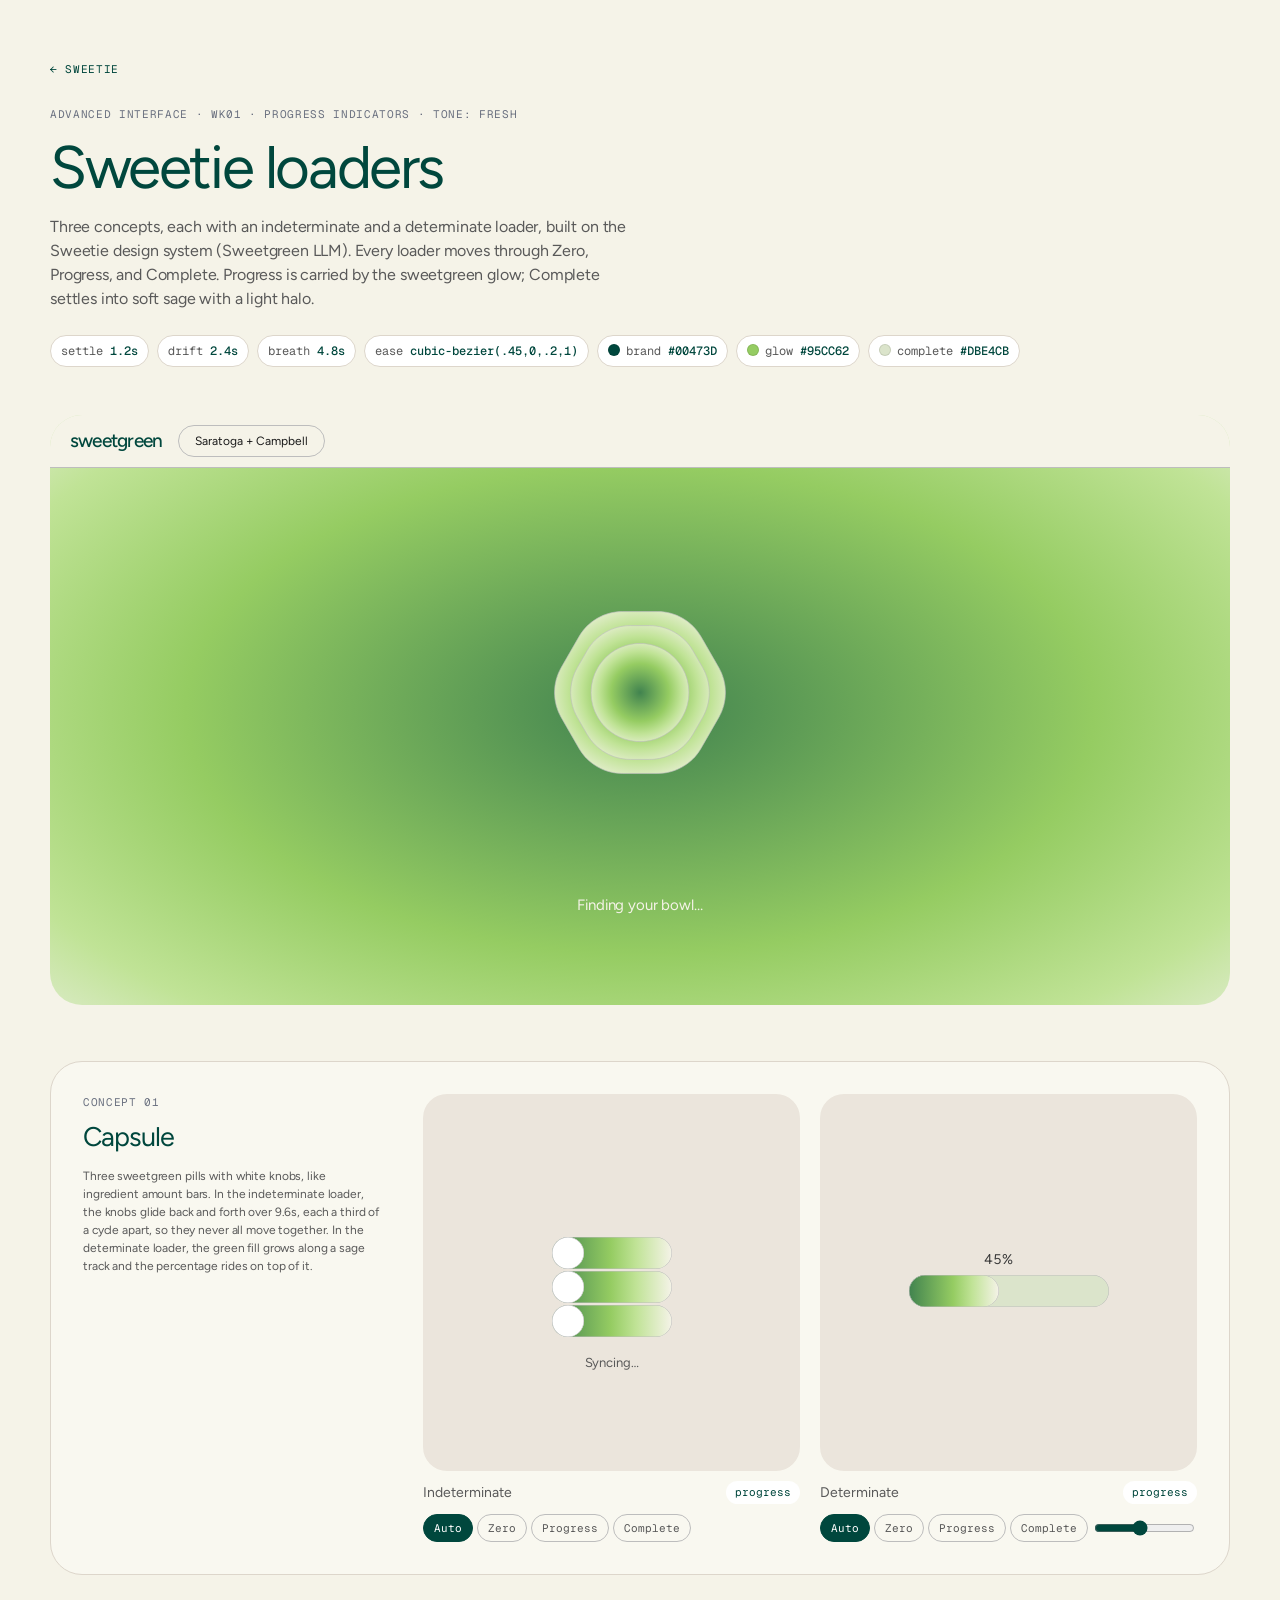
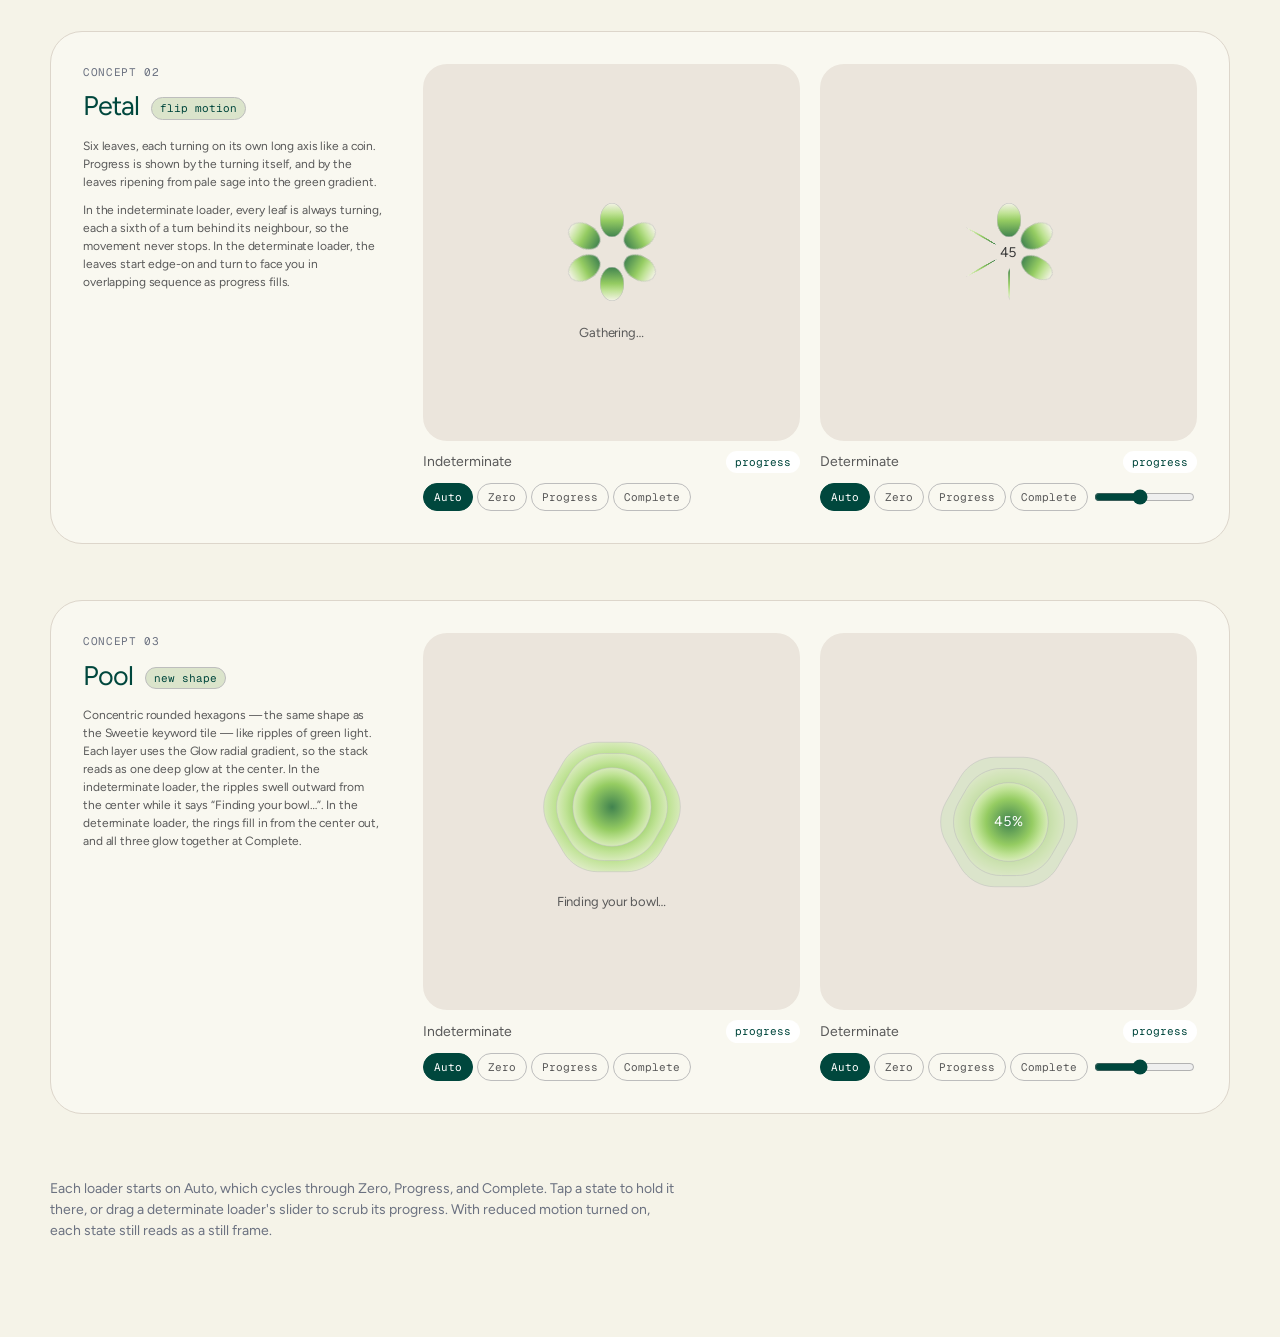
<file: wk01-loaders/index.html>
<!doctype html>
<html lang="en">
<head>
<meta charset="utf-8">
<meta name="viewport" content="width=device-width, initial-scale=1">
<title>Sweetie Loaders</title>
<link rel="preconnect" href="https://fonts.googleapis.com">
<link rel="stylesheet" href="https://fonts.googleapis.com/css2?family=Figtree:wght@300;400;500&family=Geist+Mono:wght@400;500&display=swap">
<style>
/* Sweetie tokens (mirrors the "Sweetie ·" Figma variables) — single light theme by design */
:root{
  color-scheme:light;
  --bg-canvas:#F5F3E8; --bg-panel:#EBE5DC; --bg-sage:#DBE4CB; --bg-raised:#FFFFFF;
  --border-subtle:#DDD6CB; --border-default:#BDBDBD; --border-strong:#909090;
  --text-primary:#1A1A1A; --text-body:#393939; --text-secondary:#595959; --text-tertiary:#6B7180;
  --brand:#00473D; --green-700:#41834F; --green-600:#4C8959; --green-400:#95CC62; --green-300:#A1D76E; --green-200:#C0E396;
  --track:#F5F3E8; --complete:#DBE4CB;
  /* one shared look for all three concepts:
     stroke = 0.5px #BDBDBD · zero = sage · progress = Glow ramp (dark core → cream) · complete = sage + white halo */
  --stroke:#BDBDBD; --stroke-w:.5px; --zero:#DBE4CB; --knob:#FFFFFF;
  --ramp:#41834F 0%,#95CC62 49%,#C0E396 70%,#F5F3E8 100%;
  --g-capsule:linear-gradient(90deg,var(--ramp));
  --g-petal:linear-gradient(0deg,var(--ramp));
  --g-glow:radial-gradient(closest-side,var(--ramp));
  --g-scene:radial-gradient(ellipse 70% 75% at 50% 50%,#41834F 0%,#95CC62 55%,#C0E396 85%,#DCEBC8 100%);
  --glow-complete:0 0 32px 2px rgba(255,255,255,.75);
  --settle:1.2s; --drift:2.4s; --breath:4.8s; --ease:cubic-bezier(.45,0,.2,1);
  --sans:"Figtree",ui-sans-serif,system-ui,sans-serif; --mono:"Geist Mono",ui-monospace,Menlo,monospace;
}
body{background:var(--bg-canvas);color:var(--text-primary);font-family:var(--sans);font-weight:400;line-height:1.5}
.wrap{max-width:1180px;margin:0 auto;padding-inline:24px;padding-block:56px 96px}
@media (max-width:520px){.wrap{padding-inline:16px}}
.cap{font-family:var(--mono);font-size:11px;letter-spacing:.06em;text-transform:uppercase;color:var(--text-tertiary)}
h1{font-weight:400;font-size:clamp(38px,6vw,60px);letter-spacing:-.04em;line-height:1.05;margin:14px 0 16px;color:var(--brand)}
.lede{color:var(--text-secondary);max-width:60ch;margin:0;letter-spacing:-.01em}
.tokens{display:flex;flex-wrap:wrap;gap:8px;margin-top:24px}
.tokens span{font-family:var(--mono);font-size:12px;color:var(--text-secondary);background:var(--bg-raised);border:1px solid var(--border-subtle);padding:6px 10px;border-radius:999px}
.tokens b{color:var(--brand);font-weight:500}
.tokens i{display:inline-block;width:10px;height:10px;border-radius:50%;margin-right:6px;vertical-align:-1px;border:1px solid rgba(0,0,0,.1)}

/* in-context scene: the loader as it sits on the Sweetie glow */
.scene{margin-top:48px;position:relative;border-radius:32px;overflow:hidden;background:var(--g-scene);aspect-ratio:16/8;min-height:320px;display:grid;place-items:center}
.scene .bar{position:absolute;top:0;left:0;right:0;height:52px;background:var(--bg-canvas);border-bottom:1px solid var(--border-default);display:flex;align-items:center;gap:16px;padding:0 20px}
.scene .logo{font-weight:500;font-size:19px;letter-spacing:-.04em;color:var(--brand)}
.scene .loc{font-size:12px;color:var(--text-primary);border:1px solid var(--border-default);border-radius:999px;padding:6px 16px}
.scene .rig{transform:scale(1.25)}
.scene .say{position:absolute;left:0;right:0;bottom:15%;text-align:center;font-family:var(--sans);font-size:15px;letter-spacing:-.01em;color:#F5F3E8}

.concept{margin-top:56px;border:1px solid var(--border-subtle);background:rgba(255,255,255,.35);border-radius:32px;padding:32px;display:grid;grid-template-columns:minmax(220px,300px) 1fr;gap:40px}
@media (max-width:860px){.concept{grid-template-columns:1fr;padding:20px;gap:20px;border-radius:24px}}
.concept h2{font-weight:400;font-size:27px;letter-spacing:-.04em;margin:6px 0 10px;color:var(--brand)}
.concept p{color:var(--text-secondary);font-size:12px;letter-spacing:-.01em;margin:0 0 10px;max-width:40ch}
.concept .new{display:inline-block;font-family:var(--mono);font-size:11px;letter-spacing:0;color:var(--brand);background:var(--bg-sage);border:1px solid var(--border-default);border-radius:999px;padding:2px 8px;margin-left:6px;vertical-align:middle}
.pair{display:grid;grid-template-columns:repeat(2,minmax(0,1fr));gap:20px}
@media (max-width:600px){.pair{grid-template-columns:1fr}}
.spec{display:flex;flex-direction:column;gap:10px}
.stage{position:relative;aspect-ratio:1/1;max-width:100%;background:var(--bg-panel);border-radius:24px;display:grid;place-items:center;overflow:hidden}
.rig{position:relative;width:240px;height:240px;flex:none}
.meta{display:flex;justify-content:space-between;align-items:center;gap:8px}
.meta .kind{font-size:14px;color:var(--text-secondary)}
.chip{font-family:var(--mono);font-size:11px;padding:3px 9px;border-radius:999px;background:var(--bg-panel);color:var(--text-secondary);transition:color var(--settle) var(--ease),background var(--settle) var(--ease)}
.chip[data-s="progress"]{color:var(--brand);background:var(--bg-raised)}
.chip[data-s="complete"]{color:var(--brand);background:var(--complete)}
.ctrl{display:flex;flex-wrap:wrap;gap:4px;align-items:center}
.ctrl button{font-family:var(--mono);font-size:11px;padding:6px 10px;border-radius:999px;border:1px solid var(--border-default);background:transparent;color:var(--text-secondary);cursor:pointer}
.ctrl button[aria-pressed="true"]{background:var(--brand);color:#fff;border-color:var(--brand)}
.ctrl button:focus-visible,.ctrl input:focus-visible{outline:2px solid var(--green-700);outline-offset:2px}
.ctrl input{flex:1;min-width:90px;accent-color:var(--brand)}
.lbl{position:absolute;left:0;right:0;bottom:30px;text-align:center;font-family:var(--sans);font-size:13px;letter-spacing:-.01em;color:var(--text-secondary)}

/* shared state language */
.pct{font-family:var(--sans);font-size:14px;letter-spacing:-.02em;color:var(--text-body);font-variant-numeric:tabular-nums}

/* ---------- 01 CAPSULE ---------- */
.cap-ind .pill{position:absolute;left:60px;width:120px;height:32px;border-radius:16px;background:var(--g-capsule);box-shadow:inset 0 0 0 var(--stroke-w) var(--stroke);transition:background var(--settle) var(--ease),box-shadow var(--settle) var(--ease)}
.cap-ind .knob{position:absolute;top:0;left:0;width:32px;height:32px;border-radius:50%;background:var(--knob);box-shadow:inset 0 0 0 var(--stroke-w) var(--stroke);transition:transform var(--settle) var(--ease)}
.cap-ind.zero .pill{background:var(--zero)}
.cap-ind .pill:nth-child(1){top:74px}.cap-ind .pill:nth-child(2){top:108px}.cap-ind .pill:nth-child(3){top:142px}
/* knobs drift continuously on a long, sine-like glide; each row is a third of a cycle apart */
.cap-ind.run .knob{animation:glide 9.6s cubic-bezier(.37,0,.63,1) infinite alternate}
.cap-ind.run .pill:nth-child(2) .knob{animation-delay:-6.4s}
.cap-ind.run .pill:nth-child(3) .knob{animation-delay:-3.2s}
@keyframes glide{from{transform:translateX(0)}to{transform:translateX(88px)}}
.cap-ind.done .pill{background:var(--complete);box-shadow:inset 0 0 0 var(--stroke-w) var(--stroke),var(--glow-complete)}
.cap-ind.done .knob{transform:translateX(88px)}

.cap-det .track{position:absolute;left:20px;top:112px;width:200px;height:32px;border-radius:16px;background:var(--zero);box-shadow:inset 0 0 0 var(--stroke-w) var(--stroke)}
.cap-det .fill{position:absolute;left:0;top:0;height:32px;border-radius:16px;background:var(--g-capsule);box-shadow:inset 0 0 0 var(--stroke-w) var(--stroke);transition:background var(--settle) var(--ease)}
.cap-det.done .fill{background:var(--complete);box-shadow:inset 0 0 0 var(--stroke-w) var(--stroke),var(--glow-complete)}
.cap-det .pct{position:absolute;top:86px;transform:translateX(-50%)}

/* ---------- 02 PETAL ---------- */
.petals{position:absolute;inset:0}
.petals .petal{position:absolute;left:108px;top:103px;width:24px;height:34px;transform:rotate(var(--a)) translateY(-32px);transition:transform var(--settle) var(--ease)}
.petals .leaf{width:100%;height:100%;border-radius:50%;background:var(--g-petal);box-shadow:inset 0 0 0 var(--stroke-w) var(--stroke);transform:perspective(160px) rotateY(0deg);transition:background var(--settle) var(--ease),box-shadow var(--settle) var(--ease),transform .6s var(--ease)}
/* indeterminate: every petal is always turning on its long axis; neighbours are a sixth of a turn apart */
.pet-ind.zero .leaf,.pet-det.zero .leaf{background:var(--zero)}
.pet-ind .spin{position:absolute;inset:0}
.pet-ind.run .spin{animation:turn calc(var(--breath) * 4) linear infinite}
.pet-ind.run .leaf{animation:flip var(--breath) linear infinite;animation-delay:calc(var(--i) * var(--breath) / -6)}
@keyframes flip{from{transform:perspective(160px) rotateY(0deg)}to{transform:perspective(160px) rotateY(180deg)}}
@keyframes turn{to{transform:rotate(360deg)}}
.pet-ind.done .petal,.pet-det.done .petal{transform:rotate(var(--a)) translateY(-27px) scale(.9)}
.pet-ind.done .leaf,.pet-det.done .leaf{background:var(--complete);box-shadow:inset 0 0 0 var(--stroke-w) var(--stroke),var(--glow-complete);transform:perspective(160px) rotateY(0)}
.pet-det .pct{position:absolute;inset:0;display:grid;place-items:center}

/* ---------- 03 POOL (exact Figma polygon: 6 points, radius 40, rotated -90°) ---------- */
.pool .hx{position:absolute;left:50%;top:50%;translate:-50% -50%;overflow:visible;transition:opacity var(--settle) var(--ease),filter var(--settle) var(--ease)}
.pool .hx path{fill:url(#sweetie-glow);stroke:var(--stroke);stroke-width:var(--stroke-w);vector-effect:non-scaling-stroke;transition:fill var(--settle) var(--ease)}
/* sizes are the Figma frame sizes, so the rounding is identical */
.pool .s1{width:149.01px;height:149.55px}.pool .s2{width:123.18px;height:123.63px}.pool .s3{width:90.38px;height:90.71px}
.pool-ind .hx{top:44%}
.pool-ind.zero .hx path,.pool-det.zero .fl path{fill:var(--zero)}
.pool-ind.run .hx{animation:ripple var(--breath) var(--ease) infinite}
.pool-ind.run .s2{animation-delay:.3s}.pool-ind.run .s1{animation-delay:.6s}
@keyframes ripple{0%,100%{scale:.94;opacity:.75}50%{scale:1.04;opacity:1}}
.pool-ind.done .hx path,.pool-det.done .fl path{fill:var(--complete)}
.pool-ind.done .hx,.pool-det.done .fl{filter:drop-shadow(0 0 14px rgba(255,255,255,.75))}
.pool-det .tr path{fill:var(--zero)}
.pool-det .fl{opacity:var(--f,0)}
.pool-det .pct{position:absolute;inset:0;display:grid;place-items:center;z-index:2;transition:color .5s var(--ease)}

@media (prefers-reduced-motion:reduce){*,*::before,*::after{animation:none!important;transition-duration:.01ms!important}}
footer{margin-top:64px;color:var(--text-tertiary);font-size:14px;max-width:70ch}
.back{display:inline-block;margin-bottom:28px;font-family:var(--mono);font-size:11px;letter-spacing:.06em;text-transform:uppercase;color:var(--brand);text-decoration:none}
.back:hover{text-decoration:underline}
</style>
<style>body{margin:0}</style>
</head>
<body>

<!-- shared gradient for the hexagon layers: Sweetie / Gradient / Glow (radial) -->
<svg width="0" height="0" style="position:absolute" aria-hidden="true"><defs>
  <radialGradient id="sweetie-glow" cx=".5" cy=".5" r=".6">
    <stop offset="0" stop-color="#41834F"/><stop offset=".49" stop-color="#95CC62"/><stop offset=".70" stop-color="#C0E396"/><stop offset="1" stop-color="#F5F3E8"/>
  </radialGradient></defs></svg>

<div class="wrap">
  <a class="back" href="../">← Sweetie</a>
  <div class="cap">Advanced Interface · WK01 · Progress indicators · Tone: Fresh</div>
  <h1>Sweetie loaders</h1>
  <p class="lede">Three concepts, each with an indeterminate and a determinate loader, built on the Sweetie design system (Sweetgreen LLM). Every loader moves through Zero, Progress, and Complete. Progress is carried by the sweetgreen glow; Complete settles into soft sage with a light halo.</p>
  <div class="tokens"><span>settle <b>1.2s</b></span><span>drift <b>2.4s</b></span><span>breath <b>4.8s</b></span><span>ease <b>cubic-bezier(.45,0,.2,1)</b></span><span><i style="background:#00473D"></i>brand <b>#00473D</b></span><span><i style="background:#95CC62"></i>glow <b>#95CC62</b></span><span><i style="background:#DBE4CB"></i>complete <b>#DBE4CB</b></span></div>

  <div class="scene" aria-label="Pool loader shown in context on the Sweetie glow background">
    <div class="bar"><span class="logo">sweetgreen</span><span class="loc">Saratoga + Campbell</span></div>
    <div class="rig pool pool-ind run" role="progressbar" aria-label="Finding your bowl"><svg class="hx s1" viewBox="0 0 100 100"><path/></svg><svg class="hx s2" viewBox="0 0 100 100"><path/></svg><svg class="hx s3" viewBox="0 0 100 100"><path/></svg></div>
    <div class="say">Finding your bowl…</div>
  </div>

  <section class="concept">
    <div><div class="cap">Concept 01</div><h2>Capsule</h2>
      <p>Three sweetgreen pills with white knobs, like ingredient amount bars. In the indeterminate loader, the knobs glide back and forth over 9.6s, each a third of a cycle apart, so they never all move together. In the determinate loader, the green fill grows along a sage track and the percentage rides on top of it.</p></div>
    <div class="pair">
      <div class="spec" data-key="cap-ind" data-kind="ind"><div class="stage" role="progressbar" aria-label="Capsule indeterminate loader"><div class="rig cap-ind">
        <div class="pill"><div class="knob"></div></div><div class="pill"><div class="knob"></div></div><div class="pill"><div class="knob"></div></div>
        <div class="lbl">Ready</div></div></div></div>
      <div class="spec" data-key="cap-det" data-kind="det"><div class="stage" role="progressbar" aria-label="Capsule determinate loader" aria-valuemin="0" aria-valuemax="100"><div class="rig cap-det">
        <div class="track"><div class="fill"></div></div><div class="pct">0%</div></div></div></div>
    </div>
  </section>

  <section class="concept">
    <div><div class="cap">Concept 02</div><h2>Petal <span class="new">flip motion</span></h2>
      <p>Six leaves, each turning on its own long axis like a coin. Progress is shown by the turning itself, and by the leaves ripening from pale sage into the green gradient.</p>
      <p>In the indeterminate loader, every leaf is always turning, each a sixth of a turn behind its neighbour, so the movement never stops. In the determinate loader, the leaves start edge-on and turn to face you in overlapping sequence as progress fills.</p></div>
    <div class="pair">
      <div class="spec" data-key="pet-ind" data-kind="ind"><div class="stage" role="progressbar" aria-label="Petal indeterminate loader"><div class="rig pet-ind">
        <div class="spin"><div class="petals"></div></div><div class="lbl">Ready</div></div></div></div>
      <div class="spec" data-key="pet-det" data-kind="det"><div class="stage" role="progressbar" aria-label="Petal determinate loader" aria-valuemin="0" aria-valuemax="100"><div class="rig pet-det">
        <div class="petals"></div><div class="pct">0</div></div></div></div>
    </div>
  </section>

  <section class="concept">
    <div><div class="cap">Concept 03</div><h2>Pool <span class="new">new shape</span></h2>
      <p>Concentric rounded hexagons — the same shape as the Sweetie keyword tile — like ripples of green light. Each layer uses the Glow radial gradient, so the stack reads as one deep glow at the center. In the indeterminate loader, the ripples swell outward from the center while it says “Finding your bowl…”. In the determinate loader, the rings fill in from the center out, and all three glow together at Complete.</p></div>
    <div class="pair">
      <div class="spec" data-key="pool-ind" data-kind="ind"><div class="stage" role="progressbar" aria-label="Pool indeterminate loader"><div class="rig pool pool-ind">
        <svg class="hx s1" viewBox="0 0 100 100"><path/></svg><svg class="hx s2" viewBox="0 0 100 100"><path/></svg><svg class="hx s3" viewBox="0 0 100 100"><path/></svg>
        <div class="lbl">Ready</div></div></div></div>
      <div class="spec" data-key="pool-det" data-kind="det"><div class="stage" role="progressbar" aria-label="Pool determinate loader" aria-valuemin="0" aria-valuemax="100"><div class="rig pool pool-det">
        <svg class="hx tr s1" viewBox="0 0 100 100"><path/></svg><svg class="hx tr s2" viewBox="0 0 100 100"><path/></svg><svg class="hx tr s3" viewBox="0 0 100 100"><path/></svg>
        <svg class="hx fl s1" viewBox="0 0 100 100"><path/></svg><svg class="hx fl s2" viewBox="0 0 100 100"><path/></svg><svg class="hx fl s3" viewBox="0 0 100 100"><path/></svg>
        <div class="pct">0%</div></div></div></div>
    </div>
  </section>

  <footer>Each loader starts on Auto, which cycles through Zero, Progress, and Complete. Tap a state to hold it there, or drag a determinate loader's slider to scrub its progress. With reduced motion turned on, each state still reads as a still frame.</footer>
</div>

<script>
(function(){
// exact geometry exported from Figma (Loader/Pool, Polygon 16 ×3: 6 points, corner radius 40).
// d is in the polygon's own frame (w × h); the Figma layer is rotated -90°, so we apply
// matrix(0,1,-1,0,h,0) and the final box is h × w.
const HEX={
  s1:{w:149.5502,h:149.0056,d:'M54.8298 11.4735C67.178 4.37021 82.3722 4.37021 94.7204 11.4735L119.478 25.715C131.884 32.852 139.532 46.0743 139.532 60.3875L139.532 88.6181C139.532 102.931 131.884 116.154 119.478 123.291L94.7204 137.532C82.3722 144.635 67.178 144.635 54.8298 137.532L30.0726 123.291C17.6658 116.154 10.018 102.931 10.018 88.6181L10.018 60.3875C10.018 46.0743 17.6658 32.852 30.0726 25.715L54.8298 11.4735Z'},
  s2:{w:123.6325,h:123.1823,d:'M41.8709 11.4735C54.2191 4.37022 69.4133 4.37022 81.7615 11.4735L95.296 19.2592C107.703 26.3962 115.351 39.6185 115.351 53.9317L115.351 69.2506C115.351 83.5638 107.703 96.7861 95.296 103.923L81.7615 111.709C69.4133 118.812 54.2191 118.812 41.8709 111.709L28.3365 103.923C15.9296 96.7861 8.2818 83.5638 8.2818 69.2506L8.2818 53.9317C8.2818 39.6185 15.9296 26.3962 28.3365 19.2592L41.8709 11.4735Z'},
  s3:{w:90.7098,h:90.3795,d:'M25.7157 11.2974C37.8411 4.32228 52.8687 4.32228 64.9941 11.2974C77.1108 18.2675 84.6334 31.2114 84.6334 45.1898C84.6334 59.1681 77.1108 72.112 64.9941 79.0821C52.8687 86.0573 37.8411 86.0573 25.7157 79.0821C13.599 72.112 6.0764 59.1681 6.0764 45.1898C6.0764 31.2114 13.599 18.2675 25.7157 11.2974Z'}
};
document.querySelectorAll('svg.hx').forEach(svg=>{
  const k=['s1','s2','s3'].find(c=>svg.classList.contains(c)),g=HEX[k],p=svg.querySelector('path');
  svg.setAttribute('viewBox',`0 0 ${g.h} ${g.w}`);
  p.setAttribute('d',g.d);p.setAttribute('transform',`matrix(0 1 -1 0 ${g.h} 0)`);
});

// build petals
document.querySelectorAll('.petals').forEach(p=>{
  let h='';for(let i=0;i<6;i++) h+=`<div class="petal" style="--a:${i*60}deg;--i:${i}"><div class="leaf"></div></div>`;
  p.innerHTML=h;
});
const clamp=x=>Math.min(1,Math.max(0,x));
const smooth=x=>{x=clamp(x);return x*x*(3-2*x);};
const cls=(el,s,base)=>{el.className=base+' '+({zero:'zero',progress:'run',complete:'done'}[s]);};
const R={
  'cap-ind'(r,s){cls(r,s,'rig cap-ind');r.querySelector('.lbl').textContent={zero:'Ready',progress:'Syncing…',complete:'Done'}[s];},
  'cap-det'(r,s,v){r.classList.toggle('done',s==='complete');const x=v*200;
    r.querySelector('.fill').style.width=(v>0?Math.max(x,32):0)+'px';
    const p=r.querySelector('.pct');p.textContent=Math.round(v*100)+'%';p.style.left=Math.min(Math.max(20+x,40),200)+'px';},
  'pet-ind'(r,s){cls(r,s,'rig pet-ind');r.querySelector('.lbl').textContent={zero:'Ready',progress:'Gathering…',complete:'Bloomed'}[s];},
  'pet-det'(r,s,v){r.classList.toggle('done',s==='complete');r.classList.toggle('zero',v<.02&&s!=='complete');
    // each leaf's turn spans ~1.8 sixths of the progress, so neighbouring turns overlap
    r.querySelectorAll('.leaf').forEach((l,i)=>{const t=smooth((v*6.8-i)/1.8);l.style.transform=s==='complete'?'perspective(160px) rotateY(0deg)':`perspective(160px) rotateY(${(1-t)*86}deg)`;});
    r.querySelector('.pct').textContent=Math.round(v*100);},
  'pool-ind'(r,s){cls(r,s,'rig pool pool-ind');r.querySelector('.lbl').textContent={zero:'Ready',progress:'Finding your bowl…',complete:'Bowl ready'}[s];},
  'pool-det'(r,s,v){r.classList.toggle('done',s==='complete');r.classList.toggle('zero',v<.02&&s!=='complete');
    // rings fill from the center out: s3 (inner) first, s1 (outer) last
    r.querySelectorAll('.fl').forEach((q,i)=>{q.style.setProperty('--f',smooth((v*3.6-(2-i))/1.4));});
    const p=r.querySelector('.pct');p.textContent=Math.round(v*100)+'%';p.style.color=(v>=.2&&s!=='complete')?'#FFFFFF':'var(--text-body)';}
};
document.querySelectorAll('.spec').forEach((spec,i)=>{
  const key=spec.dataset.key,kind=spec.dataset.kind,stage=spec.querySelector('.stage'),rig=spec.querySelector('.rig');
  const title=kind==='det'?'Determinate':'Indeterminate';
  spec.insertAdjacentHTML('beforeend',`<div class="meta"><span class="kind">${title}</span><span class="chip" data-s="zero">zero</span></div>
   <div class="ctrl" role="group" aria-label="${title} state">${['auto','zero','progress','complete'].map(m=>`<button type="button" data-m="${m}" aria-pressed="${m==='auto'}">${m[0].toUpperCase()+m.slice(1)}</button>`).join('')}
   ${kind==='det'?`<input type="range" id="scrub-${key}" min="0" max="100" value="0" aria-label="Scrub progress">`:''}</div>`);
  const chip=spec.querySelector('.chip'),range=spec.querySelector('input');
  let v=0,d=0,state='zero',timer=null,sim=null,dirty=true;
  const press=m=>spec.querySelectorAll('button').forEach(b=>b.setAttribute('aria-pressed',b.dataset.m===m));
  // v is the real progress; d is the displayed value, which glides toward v every frame
  function show(s){state=s;chip.textContent=s;chip.dataset.s=s;stage.setAttribute('aria-valuetext',s);dirty=true;
    if(kind==='det'){stage.setAttribute('aria-valuenow',Math.round(v*100));if(range&&document.activeElement!==range)range.value=Math.round(v*100);}
    else R[key](rig,s,v);}
  if(kind==='det'){const reduce=matchMedia('(prefers-reduced-motion: reduce)').matches;
    (function tick(){const gap=v-d;if(Math.abs(gap)>.0004){d=reduce?v:d+gap*.055;dirty=true;}else if(d!==v){d=v;dirty=true;}
      if(dirty){R[key](rig,state,d);dirty=false;}requestAnimationFrame(tick);})();}
  function stop(){clearTimeout(timer);clearInterval(sim);}
  function simulate(done){v=0;show('progress');sim=setInterval(()=>{v=Math.min(1,v+.006+Math.random()*.01);show('progress');
    if(v>=1){clearInterval(sim);timer=setTimeout(done,900);}},90);}
  function cycle(){stop();v=0;show('zero');timer=setTimeout(()=>{
    if(kind==='det') simulate(()=>{show('complete');timer=setTimeout(cycle,3000);});
    else{show('progress');timer=setTimeout(()=>{show('complete');timer=setTimeout(cycle,3000);},7200);}},1600);}
  function setMode(m){stop();press(m);
    if(m==='auto')cycle();else if(m==='zero'){v=0;show('zero');}else if(m==='complete'){v=1;show('complete');}
    else if(kind==='det')simulate(()=>{v=1;show('complete');press('complete');});else show('progress');}
  spec.querySelectorAll('button').forEach(b=>b.addEventListener('click',()=>setMode(b.dataset.m)));
  if(range)range.addEventListener('input',()=>{stop();press('progress');v=range.value/100;show('progress');});
  // open mid-progress so the first frame shows working loaders
  v=d=kind==='det'?.45:0;show('progress');timer=setTimeout(cycle,3200+i*500);
});
})();
</script>
</body>
</html>
</file>
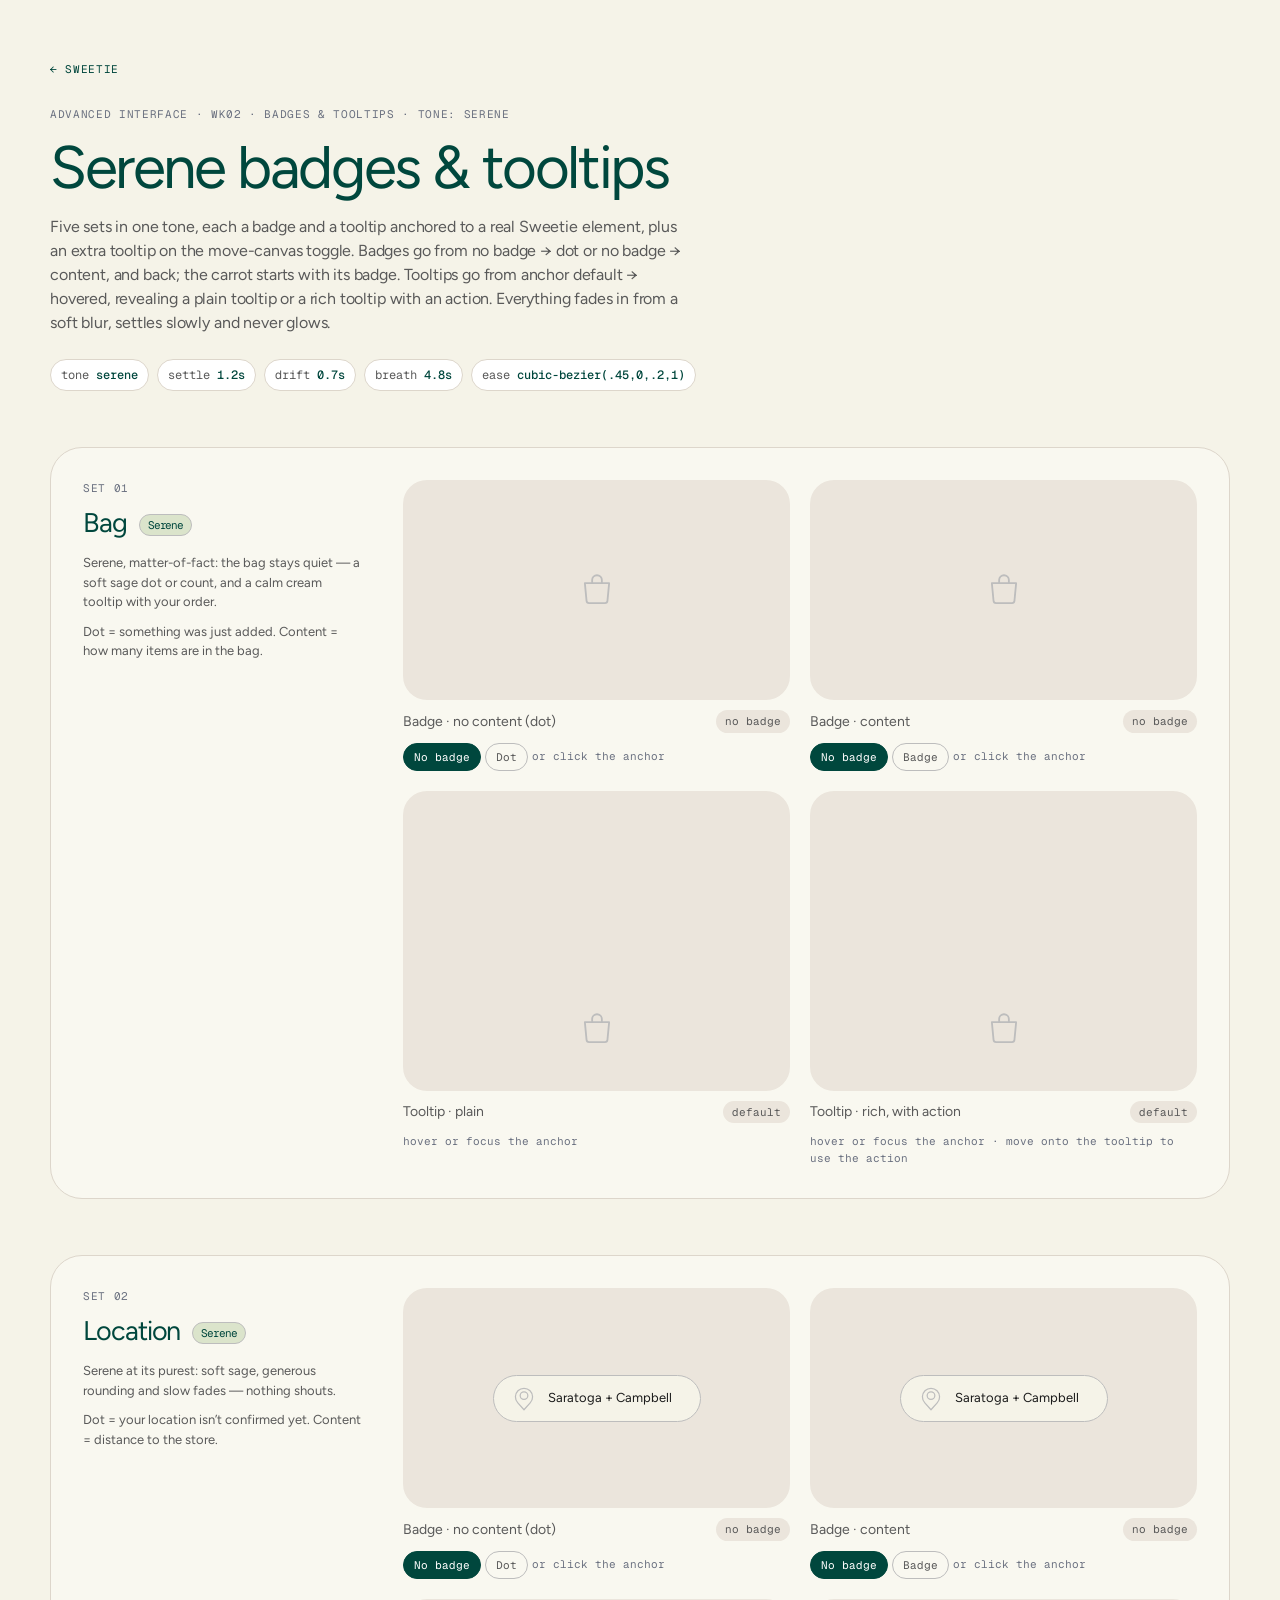
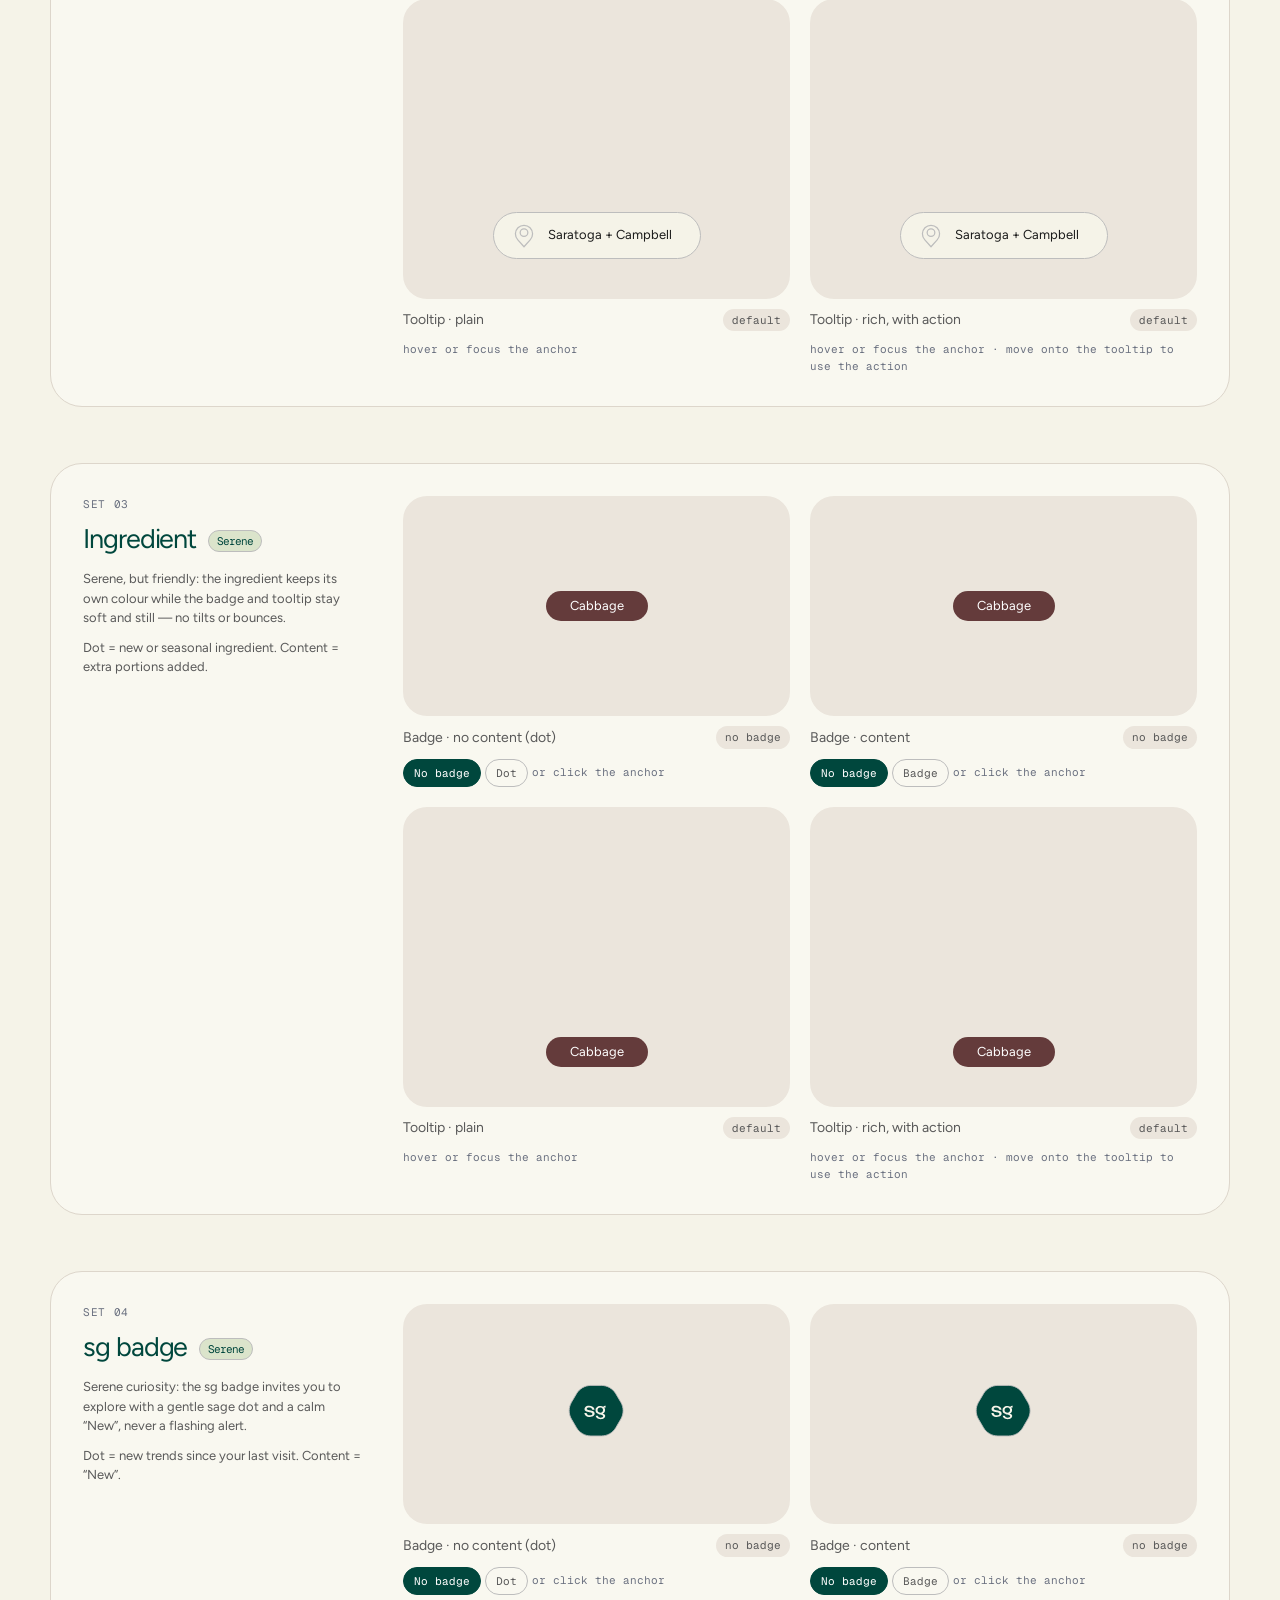
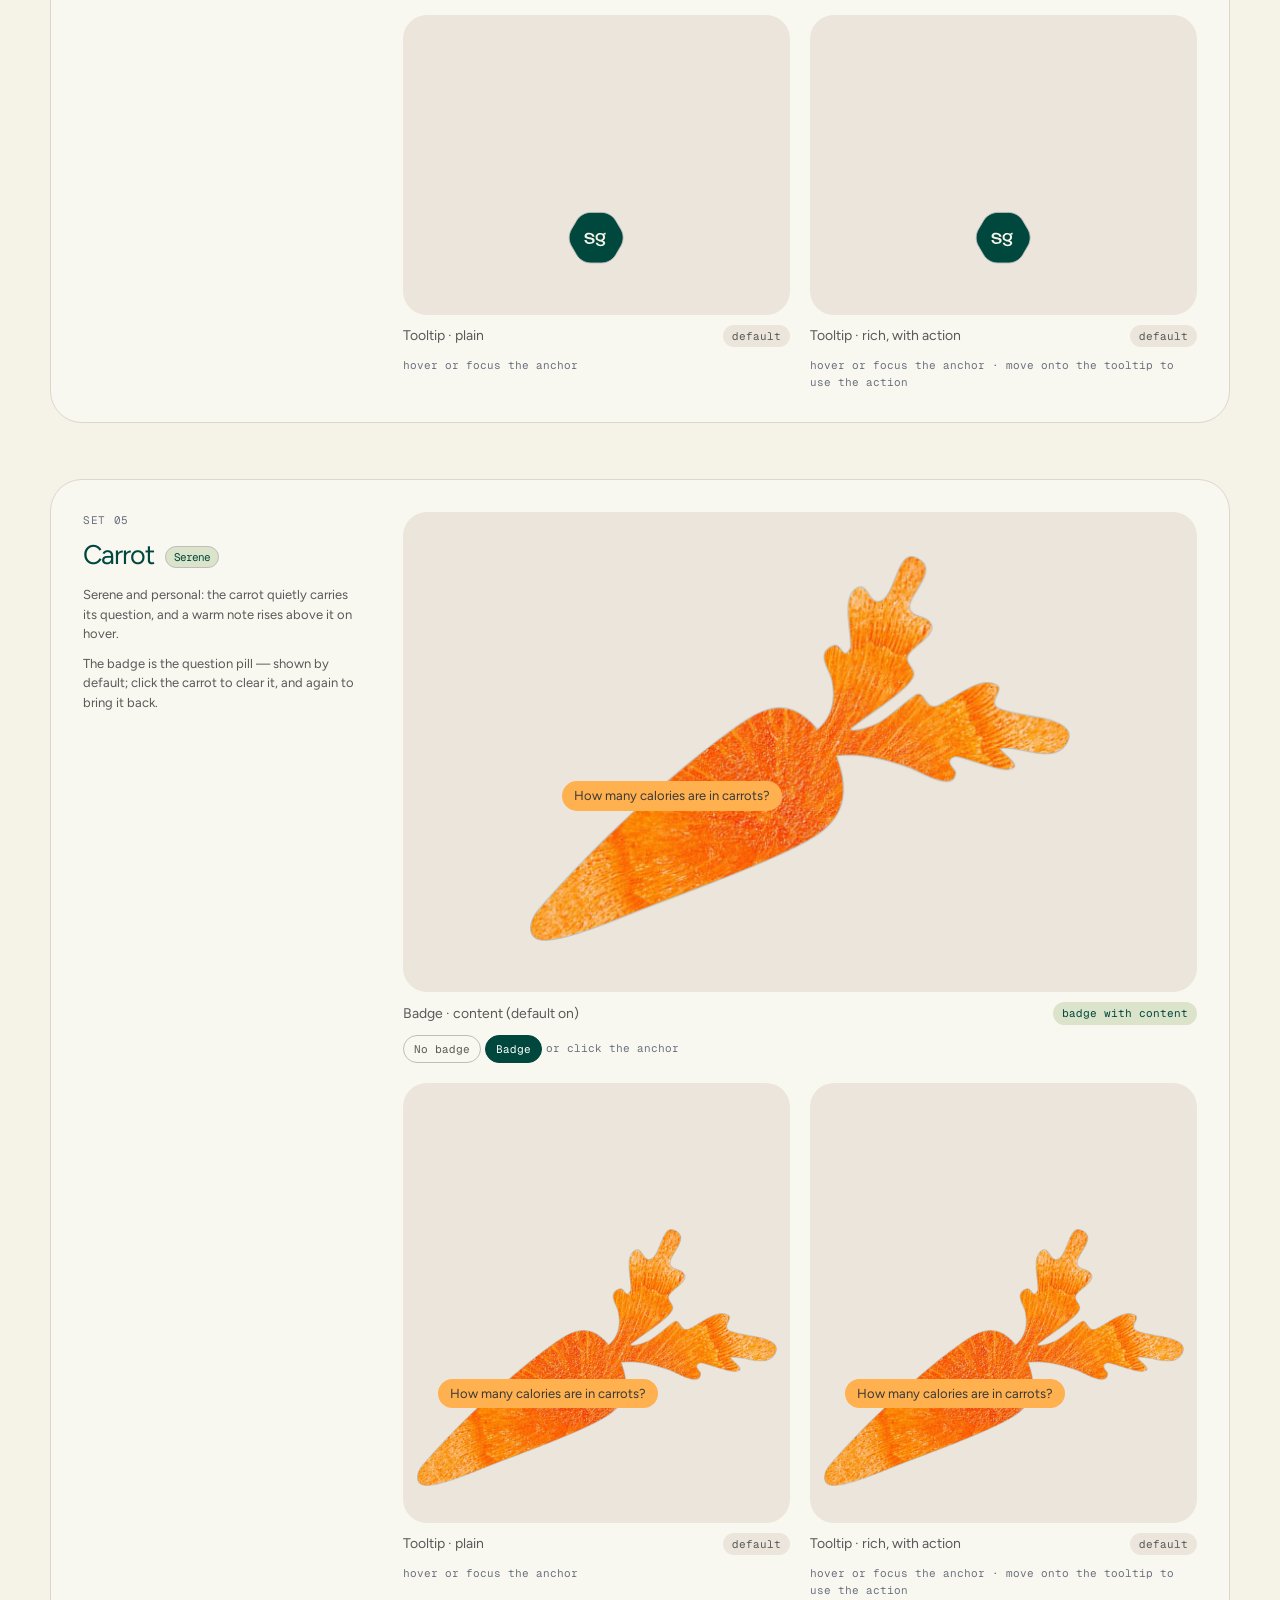
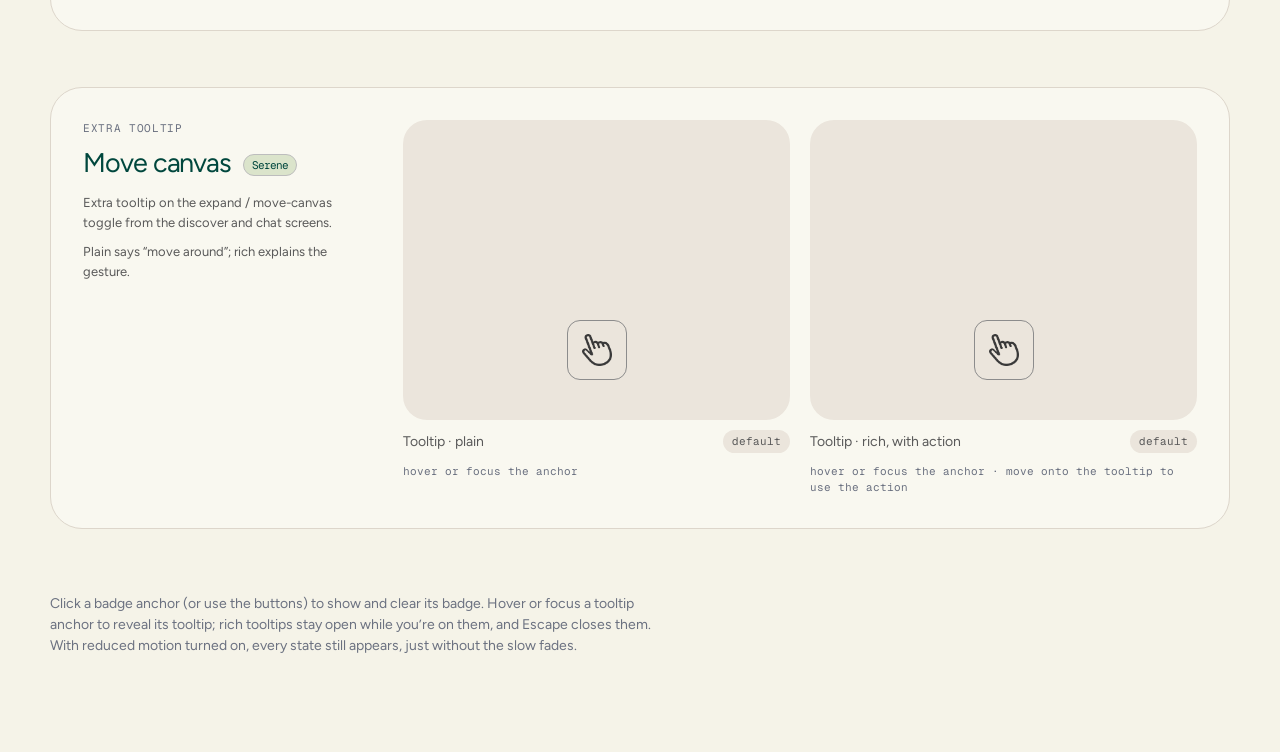
<file: wk02-badges/index.html>
<!doctype html>
<html lang="en">
<head>
<meta charset="utf-8">
<meta name="viewport" content="width=device-width, initial-scale=1">
<title>Sweetie Badges & Tooltips — Serene</title>
<link rel="preconnect" href="https://fonts.googleapis.com">
<link rel="stylesheet" href="https://fonts.googleapis.com/css2?family=Figtree:wght@300;400;500;600&family=Geist+Mono:wght@400;500&display=swap">
<style>
/* Sweetie tokens (mirror the "Sweetie ·" Figma variables) — one tone: Serene. No glow anywhere. */
:root{
  color-scheme:light;
  --bg-canvas:#F5F3E8; --bg-panel:#EBE5DC; --bg-sage:#DBE4CB; --bg-raised:#FFFFFF;
  --border-subtle:#DDD6CB; --border-default:#BDBDBD; --border-strong:#909090;
  --text-primary:#1A1A1A; --text-body:#393939; --text-secondary:#595959; --text-tertiary:#6B7180;
  --brand:#00473D; --sage:#95CC62; --olive:#643B3B;
  --carrot:#FFB04F; --carrot-soft:#FFF3E3; --mustard:#FFC62D; --mustard-soft:#FFF6D9;
  /* serene motion (same rhythm as WK01) */
  --settle:1.2s; --drift:.7s; --breath:4.8s; --ease:cubic-bezier(.45,0,.2,1);
  --sans:"Figtree",ui-sans-serif,system-ui,sans-serif; --mono:"Geist Mono",ui-monospace,Menlo,monospace;
}
body{margin:0;background:var(--bg-canvas);color:var(--text-primary);font-family:var(--sans);line-height:1.5}
.wrap{max-width:1180px;margin:0 auto;padding:56px 24px 96px}
@media (max-width:520px){.wrap{padding-inline:16px}}
.back{display:inline-block;margin-bottom:28px;font-family:var(--mono);font-size:11px;letter-spacing:.06em;text-transform:uppercase;color:var(--brand);text-decoration:none}
.back:hover{text-decoration:underline}
.cap{font-family:var(--mono);font-size:11px;letter-spacing:.06em;text-transform:uppercase;color:var(--text-tertiary)}
h1{font-weight:400;font-size:clamp(38px,6vw,60px);letter-spacing:-.04em;line-height:1.05;margin:14px 0 16px;color:var(--brand)}
.lede{color:var(--text-secondary);max-width:64ch;margin:0;letter-spacing:-.01em}
.tokens{display:flex;flex-wrap:wrap;gap:8px;margin-top:24px}
.tokens span{font-family:var(--mono);font-size:12px;color:var(--text-secondary);background:var(--bg-raised);border:1px solid var(--border-subtle);padding:6px 10px;border-radius:999px}
.tokens b{color:var(--brand);font-weight:500}

.concept{margin-top:56px;border:1px solid var(--border-subtle);background:rgba(255,255,255,.35);border-radius:32px;padding:32px;display:grid;grid-template-columns:minmax(220px,280px) 1fr;gap:40px;
  opacity:0;transform:translateY(16px);transition:opacity var(--settle) var(--ease),transform var(--settle) var(--ease)}
.concept.in{opacity:1;transform:none}
@media (max-width:900px){.concept{grid-template-columns:1fr;padding:20px;gap:20px;border-radius:24px}}
.concept h2{font-weight:400;font-size:27px;letter-spacing:-.04em;margin:6px 0 10px;color:var(--brand)}
.concept .desc{color:var(--text-secondary);font-size:13px;margin:0 0 10px;max-width:40ch}
.tone{display:inline-block;font-family:var(--mono);font-size:11px;color:var(--brand);background:var(--bg-sage);border:1px solid var(--border-default);border-radius:999px;padding:2px 8px;margin-left:6px;vertical-align:middle}
.grid{display:grid;grid-template-columns:repeat(2,minmax(0,1fr));gap:20px}
.grid .wide{grid-column:1/-1}
@media (max-width:600px){.grid{grid-template-columns:1fr}}
.spec{display:flex;flex-direction:column;gap:10px;min-width:0}
.stage{position:relative;height:300px;background:var(--bg-panel);border-radius:24px;display:grid;place-items:end center;padding-bottom:40px;box-sizing:border-box;overflow:hidden}
.stage.badge{place-items:center;padding:0;height:220px}
.stage.big{height:440px;padding-bottom:30px}
.stage.badge.big{height:480px;padding:0}
.meta{display:flex;justify-content:space-between;align-items:center;gap:8px}
.meta .kind{font-size:14px;color:var(--text-secondary)}
.chip{font-family:var(--mono);font-size:11px;padding:3px 9px;border-radius:999px;background:var(--bg-panel);color:var(--text-secondary);transition:background var(--drift) var(--ease),color var(--drift) var(--ease)}
.chip.on{background:var(--bg-sage);color:var(--brand)}
.ctrl{display:flex;flex-wrap:wrap;gap:4px;align-items:center}
.ctrl button{font-family:var(--mono);font-size:11px;padding:6px 10px;border-radius:999px;border:1px solid var(--border-default);background:transparent;color:var(--text-secondary);cursor:pointer;transition:background var(--drift) var(--ease),color var(--drift) var(--ease)}
.ctrl button[aria-pressed="true"]{background:var(--brand);color:#fff;border-color:var(--brand)}
.hint{font-family:var(--mono);font-size:11px;color:var(--text-tertiary)}
.hit{all:unset;cursor:pointer;position:relative;display:inline-grid;place-items:center;border-radius:16px}
.hit:focus-visible{outline:2px solid var(--brand);outline-offset:4px}

/* ---------- anchors (calm hover: colour and outline only) ---------- */
.anchor{display:inline-grid;place-items:center;transition:all var(--drift) var(--ease)}
.bag{width:40px;height:40px;color:var(--border-default)}
.bag svg{width:32px;height:34px}
.loc{display:inline-flex;align-items:center;gap:14px;height:45px;padding:0 28px 0 20px;border-radius:999px;background:var(--bg-canvas);border:1px solid var(--border-default);font-size:13px;color:var(--text-primary)}
.loc svg{width:20px;height:25px}
.tag{height:30px;padding:0 24px;border-radius:999px;background:var(--olive);color:#fff;font-size:13px;outline:2px solid transparent;outline-offset:1px}
.sg svg{width:61px;height:60px;display:block;overflow:visible}
.sg .hex{transition:stroke var(--drift) var(--ease),stroke-width var(--drift) var(--ease)}
.carrot{width:540px;max-width:100%}
.stage.big:not(.badge) .carrot{width:360px}
@media (max-width:600px){.carrot{width:320px}.stage.big:not(.badge) .carrot{width:320px}.stage.badge.big{height:380px}}
.carrot img,.carrot svg{width:100%;height:auto;display:block}
.move{width:60px;height:60px;border-radius:13px;background:var(--bg-panel);border:1px solid #8C8C8C;box-sizing:border-box}
.move svg{width:38px;height:38px}
.move img{width:30px;height:32px;object-fit:contain;display:block}
.hover .bag,.hit:hover .bag,.hit:focus-visible .bag{color:var(--brand)}
.hover .loc,.hit:hover .loc,.hit:focus-visible .loc{background:var(--bg-sage);border-color:var(--sage)}
.hover .tag,.hit:hover .tag,.hit:focus-visible .tag{outline-color:var(--sage)}
.hover .sg .hex,.hit:hover .sg .hex,.hit:focus-visible .sg .hex{stroke:var(--sage);stroke-width:2}
.hover .carrot,.hit:hover .carrot,.hit:focus-visible .carrot{transform:translateY(-6px)}
.hover .move,.hit:hover .move,.hit:focus-visible .move{background:var(--bg-sage);border-color:var(--brand)}

/* ---------- badges: fade in from a soft blur, settle slowly, breathe ---------- */
.b{position:absolute;pointer-events:none;opacity:0;transform:scale(.85);filter:blur(4px);
   transition:opacity var(--settle) var(--ease),transform var(--settle) var(--ease),filter var(--settle) var(--ease)}
.on .b{opacity:1;transform:none;filter:none}
.dot{width:10px;height:10px;border-radius:50%;background:var(--sage);outline:2px solid var(--bg-panel)}
.on .dot{animation:breathe var(--breath) var(--ease) infinite}
@keyframes breathe{0%,100%{opacity:1}50%{opacity:.55}}
.num{padding:2px 8px;border-radius:999px;background:var(--bg-sage);color:var(--brand);font:500 11px/16px var(--sans);outline:2px solid var(--bg-panel);white-space:nowrap}
.s1 .dot{top:4px;right:3px} .s1 .num{top:-4px;right:-10px}
.s2 .dot{left:30px;top:8px} .s2 .num{top:-12px;right:-6px}
.s3 .dot{top:-4px;right:-4px} .s3 .num{top:-12px;right:-16px}
.s4 .dot{top:-1px;right:2px} .s4 .num{top:-8px;right:-18px}
/* carrot badge = the question pill, sitting on the carrot body (its default state) */
.s5 .ask{left:6%;top:58.5%;padding:6px 12px;border-radius:999px;background:var(--carrot);color:var(--text-body);font:400 13px/1.35 var(--sans);white-space:nowrap;transform:translateY(4px)}
.s5.on .ask{transform:none}

/* ---------- tooltips: rise and fade in, unhurried ---------- */
.tip-host{position:relative;display:inline-block}
.tip{position:absolute;left:50%;bottom:calc(100% + 12px);transform:translate(-50%,8px);opacity:0;visibility:hidden;filter:blur(3px);pointer-events:none;z-index:5;text-align:left;width:max-content;max-width:280px;
     transition:opacity var(--drift) var(--ease),transform var(--drift) var(--ease),filter var(--drift) var(--ease),visibility var(--drift)}
.tip.rich{pointer-events:auto}
.tip::before{content:"";position:absolute;left:0;right:0;top:100%;height:16px}/* hover bridge */
.show .tip{opacity:1;visibility:visible;transform:translate(-50%,0);filter:none;transition-delay:.12s}
.plain{background:var(--bg-canvas);border:1px solid var(--border-default);border-radius:999px;padding:8px 16px;font-size:13px;color:var(--text-body)}
.rich{background:var(--bg-canvas);border:1px solid var(--border-default);border-radius:20px;padding:18px 20px;width:240px;box-sizing:border-box}
.rich h4{margin:0;font-weight:500;font-size:16px;letter-spacing:-.02em;color:var(--text-primary)}
.rich p{margin:6px 0 0;font-size:13px;line-height:1.4;color:var(--text-secondary)}
.rich .act{margin-top:10px;display:inline-block;border:1px solid var(--border-default);border-radius:999px;padding:8px 16px;background:var(--bg-sage);color:var(--brand);font:500 13px/1 var(--sans);cursor:pointer;transition:background var(--drift) var(--ease)}
.rich .act:hover{background:#cbd9b4}
/* carrot: tooltips rise just above its badge pill */
.s5 .tip{left:6%;bottom:auto;top:58.5%;transform:translate(0,calc(-100% - 2px));}
.s5.show .tip{transform:translate(0,calc(-100% - 10px))}
.s5 .plain{background:var(--brand);border-color:var(--brand);color:var(--bg-canvas)}
.s5 .rich{background:var(--brand);border:1px solid var(--brand);width:250px}
.s5 .rich small{display:block;font-size:12px;color:var(--bg-sage)}
.s5 .rich p{color:var(--bg-canvas)}
.s5 .rich .act{background:var(--bg-sage);border-color:var(--bg-sage);color:var(--brand)}
/* move canvas: the sketched mustard pill */
.s6 .plain{background:var(--mustard);border-color:var(--mustard);padding:6px 12px;border-radius:16px}
.s6 .rich{background:var(--mustard-soft);border:1.5px solid var(--mustard);border-radius:16px;width:230px}
.s6 .rich h4{font-size:14px;font-weight:600}
.s6 .rich p{color:var(--text-body)}
.s6 .rich .act{background:var(--mustard);border-color:var(--mustard);color:var(--text-body);font-weight:600}

@media (prefers-reduced-motion:reduce){*,*::before,*::after{animation:none!important;transition-duration:.01ms!important;transition-delay:0s!important}}
footer{margin-top:64px;color:var(--text-tertiary);font-size:14px;max-width:70ch}
.toast{position:fixed;left:50%;bottom:24px;transform:translate(-50%,16px);background:var(--brand);color:#fff;font-size:13px;padding:10px 16px;border-radius:999px;opacity:0;transition:all var(--drift) var(--ease);pointer-events:none}
.toast.show{opacity:1;transform:translate(-50%,0)}
</style>
</head>
<body>
<div class="wrap">
  <a class="back" href="../">← Sweetie</a>
  <div class="cap">Advanced Interface · WK02 · Badges & tooltips · Tone: Serene</div>
  <h1>Serene badges & tooltips</h1>
  <p class="lede">Five sets in one tone, each a badge and a tooltip anchored to a real Sweetie element, plus an extra tooltip on the move-canvas toggle. Badges go from no badge → dot or no badge → content, and back; the carrot starts with its badge. Tooltips go from anchor default → hovered, revealing a plain tooltip or a rich tooltip with an action. Everything fades in from a soft blur, settles slowly and never glows.</p>
  <div class="tokens"><span>tone <b>serene</b></span><span>settle <b>1.2s</b></span><span>drift <b>0.7s</b></span><span>breath <b>4.8s</b></span><span>ease <b>cubic-bezier(.45,0,.2,1)</b></span></div>
  <div id="sets"></div>
  <footer>Click a badge anchor (or use the buttons) to show and clear its badge. Hover or focus a tooltip anchor to reveal its tooltip; rich tooltips stay open while you’re on them, and Escape closes them. With reduced motion turned on, every state still appears, just without the slow fades.</footer>
</div>
<div class="toast" role="status" aria-live="polite"></div>
<script>
(function(){
const BAG='<svg viewBox="0 0 26 28" fill="none" stroke="currentColor" stroke-width="1.5" stroke-linejoin="round"><path d="M3 10h20l-1.4 14.6a2 2 0 0 1-2 1.8H6.4a2 2 0 0 1-2-1.8Z"/><path d="M9 10V7.5a4 4 0 0 1 8 0V10"/></svg>';
const PIN='<svg viewBox="0 0 24 30" fill="none" stroke="#BDBDBD" stroke-width="1.5"><path d="M12 28.5 4.6 20.2a10.3 10.3 0 1 1 14.8 0Z" stroke-linejoin="round"/><circle cx="12" cy="11.5" r="4.6"/></svg>';
function hexPath(){const pts=[[0,50],[25,4],[75,4],[100,50],[75,96],[25,96]],r=16,n=pts.length;let d='';
  for(let i=0;i<n;i++){const p=pts[(i-1+n)%n],v=pts[i],q=pts[(i+1)%n];const l1=Math.hypot(p[0]-v[0],p[1]-v[1]),l2=Math.hypot(q[0]-v[0],q[1]-v[1]);
    const a=[v[0]+(p[0]-v[0])*r/l1,v[1]+(p[1]-v[1])*r/l1],b=[v[0]+(q[0]-v[0])*r/l2,v[1]+(q[1]-v[1])*r/l2];d+=(i?'L':'M')+a.join(' ')+'Q'+v.join(' ')+' '+b.join(' ');}return d+'Z';}
const SG=`<svg viewBox="0 0 61 60" fill="none"><path class="hex" d="M54.844 21.2812C57.8911 26.4803 57.8911 32.9201 54.844 38.1191L49.7913 46.7402C46.8031 51.8385 41.3364 54.9706 35.427 54.9707L24.8733 54.9707C18.9638 54.9707 13.4972 51.8385 10.509 46.7402L5.4563 38.1191C2.40913 32.9201 2.40918 26.4803 5.4563 21.2812L10.509 12.6602C13.4972 7.56173 18.9637 4.42874 24.8733 4.42871L35.427 4.42871C41.3365 4.4288 46.8031 7.56178 49.7913 12.6602L54.844 21.2812Z" fill="#00473D" stroke="#BDBDBD" stroke-width="0.9"/><path d="M39.1158 24.8683C39.286 24.855 39.4588 24.8637 39.6312 24.8569C39.6215 25.3088 39.6364 25.7666 39.6297 26.2188C39.6277 26.3602 39.6281 26.5099 39.6364 26.6508C39.2144 26.5864 38.6534 26.6205 38.2331 26.669L38.2371 26.6736C38.4862 26.9699 38.8214 27.5791 38.9232 27.9456C39.4733 29.925 38.6758 31.9451 36.5808 32.5398C36.7663 32.5996 36.951 32.663 37.1364 32.7191C38.1248 33.0181 39.1174 33.7126 39.1722 34.8412C39.356 38.2035 34.7923 38.6146 32.4402 37.7934C31.394 37.4281 30.5083 36.7121 30.0447 35.7066C29.8838 35.3576 29.7807 35.1243 29.7485 34.7379C29.9337 34.7508 30.2292 34.7418 30.4206 34.7418L31.7634 34.7398C31.8351 34.9758 31.8949 35.1542 32.0303 35.3608C32.2281 35.6594 32.5264 36.0144 32.8529 36.1962C33.7792 36.686 34.836 36.7194 35.8499 36.519C36.6235 36.3661 37.2797 35.8462 37.1019 34.9805C37.0131 34.5485 36.7305 34.3723 36.3649 34.1847C35.7387 33.8634 35.0748 33.7362 34.397 33.5706C33.9097 33.4419 33.3869 33.3047 32.901 33.1699C32.4429 33.0427 31.8964 32.7708 31.4781 32.5461C31.267 32.4327 31.0212 32.243 30.8191 32.1083C30.4838 31.806 30.0155 31.3101 29.8475 30.8783C29.4804 29.9347 29.3936 28.8324 29.7064 27.8613C29.7979 27.5773 29.841 27.4089 29.9903 27.1543C30.3588 26.526 30.8666 26.0137 31.4909 25.6391C31.5899 25.5795 31.815 25.483 31.9262 25.4327C32.2263 25.2939 32.5391 25.1841 32.86 25.1047C33.6735 24.9075 34.9567 24.9145 35.7599 25.129C36.2275 25.2538 36.8582 25.5564 37.2705 25.8082L37.2798 25.7977C37.7589 25.2545 38.3872 24.9138 39.1158 24.8683ZM34.4385 31.7403C36.018 31.7102 37.0948 30.6809 37.0395 29.0658C37.0039 28.0242 36.6166 27.2048 35.6238 26.7354C35.2398 26.5539 34.5991 26.4537 34.1796 26.4859C33.4559 26.5178 32.7458 26.72 32.2409 27.2683C31.2223 28.3746 31.346 30.6004 32.7479 31.3572C33.3779 31.7045 33.7445 31.7442 34.4385 31.7403Z" fill="#F5F3E8"/><path d="M22.803 24.8539C22.9188 24.8408 23.0636 24.8418 23.1812 24.8414C25.2834 24.8338 27.4576 25.6394 28.2544 27.7451C28.3703 28.0515 28.4363 28.3275 28.524 28.643C27.7912 28.6534 27.0451 28.6433 26.31 28.6473C26.2603 28.5059 26.2256 28.3656 26.167 28.2214C26.0268 27.8763 25.7815 27.5385 25.5321 27.2627C25.4388 27.1595 25.2362 27.0459 25.1245 26.9726C24.5417 26.5906 23.7475 26.4922 23.059 26.5054C22.38 26.5313 21.5879 26.5988 21.085 27.1093C20.8128 27.3858 20.6957 27.8454 20.87 28.2012C20.9351 28.334 21.052 28.5107 21.1731 28.5949C21.8344 29.0551 22.6465 29.1655 23.4142 29.3102L24.926 29.5999C25.9511 29.7951 27.1599 30.0792 27.9323 30.8384C28.9718 31.8601 28.8316 33.6159 27.8262 34.6166C26.7704 35.6674 25.3195 35.97 23.8745 35.9891C23.1606 35.9929 22.4112 35.9012 21.7162 35.7248C21.4508 35.654 21.2041 35.5346 20.9528 35.4312C20.0452 35.058 19.2826 34.3307 18.8422 33.456C18.7686 33.3098 18.6748 33.1532 18.6222 32.9962C18.5119 32.6676 18.439 32.3135 18.3687 31.9736C18.5459 31.9893 18.9132 31.9791 19.1058 31.9789L20.568 31.9786C20.627 32.1087 20.6859 32.3125 20.7355 32.4522C21.1156 33.5215 22.0543 34.2115 23.1862 34.3093C24.1111 34.3892 25.2579 34.3998 26.0094 33.7434C26.4166 33.3878 26.522 32.654 26.1465 32.2202C25.5409 31.5987 24.3747 31.3817 23.5372 31.2445C22.1795 31.0221 20.7287 30.8519 19.5437 30.0818C18.2611 29.2482 18.2185 27.3506 19.1897 26.2491C20.1092 25.2064 21.4771 24.9344 22.803 24.8539Z" fill="#F5F3E8"/></svg>`;
const CARROT_SVG='<svg viewBox="0 0 120 112"><g transform="rotate(48 60 56)"><path d="M60 108C50 84 43 60 46 43c3-12 25-12 28 0 3 17-4 41-14 65Z" fill="#F58A1F"/><path d="M60 108C52 86 48 64 50 48" stroke="#FFB04F" stroke-width="4" fill="none" opacity=".6" stroke-linecap="round"/><path d="M60 34c-4-12-12-16-18-16M60 34c0-12 3-20 7-24M60 34c6-11 15-15 22-14" stroke="#F58A1F" stroke-width="5" fill="none" stroke-linecap="round"/></g></svg>';
window.CARROT_SVG=CARROT_SVG;
window.imgFallback=function(el,svg){ if(el.dataset.ext==='png'){ el.dataset.ext='jpg'; el.src=el.src.replace(/\.png$/,'.jpg'); } else { el.outerHTML=window[svg]; } };
const IMG=(name,svg)=>`<img src="assets/${name}.png" data-ext="png" alt="" onerror="imgFallback(this,'${svg}')">`;
window.MOVE_SVG='<svg viewBox="0 0 38 38" fill="none" stroke="#393939" stroke-width="1.6" stroke-linecap="round" stroke-linejoin="round"><path d="M4 4l8 8M4 4h6M4 4v6M34 4l-8 8M34 4h-6M34 4v6M4 34l8-8M4 34h6M4 34v-6M34 34l-8-8M34 34h-6M34 34v-6"/><path d="M17 26v-9a1.6 1.6 0 0 1 3.2 0v5l1-.2a1.6 1.6 0 0 1 3 .6v.2l.6-.1a1.5 1.5 0 0 1 1.9 1.2v3.4c0 2.6-2 4.4-4.6 4.4h-1.3c-1.8 0-3.2-.9-4.1-2.3L14 25.6a1.5 1.5 0 0 1 2.4-1.8Z" fill="#F5F3E8"/></svg>';

const SETS=[
 {k:1,name:'Bag',desc:'Serene, matter-of-fact: the bag stays quiet — a soft sage dot or count, and a calm cream tooltip with your order.',
  fn:'Dot = something was just added. Content = how many items are in the bag.',
  anchor:`<span class="anchor bag">${BAG}</span>`,label:'Bag',num:'2',
  plain:'Your bag',rich:'<h4>2 items · $28.40</h4><p>Fresh Bowl, Pre-workout Bowl</p><button class="act" data-msg="Going to checkout">Checkout</button>'},
 {k:2,name:'Location',desc:'Serene at its purest: soft sage, generous rounding and slow fades — nothing shouts.',
  fn:'Dot = your location isn’t confirmed yet. Content = distance to the store.',
  anchor:`<span class="anchor loc">${PIN}<span>Saratoga + Campbell</span></span>`,label:'Location: Saratoga + Campbell',num:'0.4 mi',
  plain:'Open until 9 pm',rich:'<h4>Set your location</h4><p>We’ll find the closest sweetgreen for a calm, quick pickup.</p><button class="act" data-msg="Location allowed">Allow location</button>'},
 {k:3,name:'Ingredient',desc:'Serene, but friendly: the ingredient keeps its own colour while the badge and tooltip stay soft and still — no tilts or bounces.',
  fn:'Dot = new or seasonal ingredient. Content = extra portions added.',
  anchor:'<span class="anchor tag">Cabbage</span>',label:'Ingredient: Cabbage',num:'+2',
  plain:'Cabbage · 22 kcal',rich:'<h4>Cabbage</h4><p>Packed with vitamin C and vitamin K.</p><button class="act" data-msg="Added more cabbage">Add more</button>'},
 {k:4,name:'sg badge',desc:'Serene curiosity: the sg badge invites you to explore with a gentle sage dot and a calm “New”, never a flashing alert.',
  fn:'Dot = new trends since your last visit. Content = “New”.',
  anchor:`<span class="anchor sg">${SG}</span>`,label:'Explore',num:'New',
  plain:'Explore',rich:'<h4>Trending near you</h4><p>Pre-workout bowls — 12 orders today.</p><button class="act" data-msg="Opening pre-workout bowls">Try it</button>'},
 {k:5,name:'Carrot',desc:'Serene and personal: the carrot quietly carries its question, and a warm note rises above it on hover.',
  fn:'The badge is the question pill — shown by default; click the carrot to clear it, and again to bring it back.',
  anchor:`<span class="anchor carrot">${IMG('carrot','CARROT_SVG')}</span>`,label:'Carrot',
  ask:'How many calories are in carrots?',
  plain:'Carrot · 25 kcal in your bowl',rich:'<small>Carrot</small><p>Hey Matt — I bring the crunch and a little sweetness. Only 25 kcal in your bowl.</p><button class="act" data-msg="Chat with Carrot opened">Chat with me</button>'},
 {k:6,name:'Move canvas',extra:true,desc:'Extra tooltip on the expand / move-canvas toggle from the discover and chat screens.',
  fn:'Plain says “move around”; rich explains the gesture.',
  anchor:`<span class="anchor move">${IMG('move','MOVE_SVG')}</span>`,label:'Move canvas',
  plain:'move around',rich:'<h4>Move around</h4><p>Drag the canvas to explore more ingredients in your bowl.</p><button class="act" data-msg="Got it">Got it</button>'}
];
const root=document.getElementById('sets'); let uid=0;
const toast=document.querySelector('.toast'); let tt; function say(m){toast.textContent=m;toast.classList.add('show');clearTimeout(tt);tt=setTimeout(()=>toast.classList.remove('show'),1800);}

function badgeSpec(s,kind,wide){ const big=s.k===5; const label=kind==='dot'?'Badge · no content (dot)':kind==='ask'?'Badge · content (default on)':'Badge · content';
  const inner=kind==='dot'?'<span class="b dot" aria-hidden="true"></span>':kind==='ask'?`<span class="b ask" aria-hidden="true">${s.ask}</span>`:`<span class="b num" aria-hidden="true">${s.num}</span>`;
  return `<div class="spec${wide?' wide':''}"><div class="stage badge${big?' big':''}"><div class="s${s.k} bhost" data-kind="${kind}" ${kind==='ask'?'data-default="on"':''}>
    <button class="hit" aria-pressed="false" aria-label="${s.label}">${s.anchor}${inner}</button></div></div>
    <div class="meta"><span class="kind">${label}</span><span class="chip">no badge</span></div>
    <div class="ctrl" role="group" aria-label="Badge state"><button type="button" data-v="0">No badge</button><button type="button" data-v="1">${kind==='dot'?'Dot':'Badge'}</button><span class="hint">or click the anchor</span></div></div>`; }
function tipSpec(s,type){ const id='t'+(uid++); const big=s.k===5;
  return `<div class="spec"><div class="stage${big?' big':''}"><div class="s${s.k} tip-host${s.k===5?' on':''}">
    <button class="hit" aria-describedby="${id}" aria-label="${s.label}">${s.anchor}${s.k===5?`<span class="b ask" aria-hidden="true">${s.ask}</span>`:''}</button>
    <div class="tip ${type}" role="tooltip" id="${id}">${type==='rich'?s.rich:s.plain}</div></div></div>
    <div class="meta"><span class="kind">Tooltip · ${type==='rich'?'rich, with action':'plain'}</span><span class="chip">default</span></div>
    <div class="ctrl"><span class="hint">hover or focus the anchor${type==='rich'?' · move onto the tooltip to use the action':''}</span></div></div>`; }

for(const s of SETS){ const sec=document.createElement('section'); sec.className='concept';
  const badges=s.extra?'':(s.k===5?badgeSpec(s,'ask',true):badgeSpec(s,'dot')+badgeSpec(s,'num'));
  sec.innerHTML=`<div><div class="cap">${s.extra?'Extra tooltip':'Set 0'+s.k}</div><h2>${s.name} <span class="tone">Serene</span></h2><p class="desc">${s.desc}</p><p class="desc">${s.fn}</p></div>
   <div class="grid">${badges}${tipSpec(s,'plain')}${tipSpec(s,'rich')}</div>`;
  root.appendChild(sec); }

// sections drift in as you scroll
const io=new IntersectionObserver(es=>es.forEach(e=>{ if(e.isIntersecting){ e.target.classList.add('in'); io.unobserve(e.target);} }),{threshold:.12});
document.querySelectorAll('.concept').forEach(c=>io.observe(c));

// badges
document.querySelectorAll('.bhost').forEach(h=>{ const spec=h.closest('.spec'), btn=h.querySelector('.hit'), chip=spec.querySelector('.chip'), ctrls=spec.querySelectorAll('.ctrl button'); const base=btn.getAttribute('aria-label'); const kind=h.dataset.kind;
  function set(on){ h.classList.toggle('on',on); btn.setAttribute('aria-pressed',on); chip.textContent=on?(kind==='dot'?'badge (dot)':'badge with content'):'no badge'; chip.classList.toggle('on',on);
    btn.setAttribute('aria-label',on?base+(kind==='dot'?', new':', badge: '+h.querySelector('.b').textContent):base); ctrls.forEach(b=>b.setAttribute('aria-pressed',(b.dataset.v==='1')===on)); }
  btn.addEventListener('click',()=>set(!h.classList.contains('on'))); ctrls.forEach(b=>b.addEventListener('click',()=>set(b.dataset.v==='1'))); set(h.dataset.default==='on'); });

// tooltips
document.querySelectorAll('.tip-host').forEach(h=>{ const spec=h.closest('.spec'), chip=spec.querySelector('.chip'), btn=h.querySelector('.hit'); let t;
  const show=()=>{clearTimeout(t); h.classList.add('show','hover'); chip.textContent='hovered'; chip.classList.add('on');};
  const hide=(d=200)=>{clearTimeout(t); t=setTimeout(()=>{h.classList.remove('show','hover'); chip.textContent='default'; chip.classList.remove('on');},d);};
  h.addEventListener('pointerenter',e=>{ if(e.pointerType!=='touch') show(); }); h.addEventListener('pointerleave',e=>{ if(e.pointerType!=='touch') hide(); });
  btn.addEventListener('focus',show); h.addEventListener('focusout',e=>{ if(!h.contains(e.relatedTarget)) hide(0); });
  btn.addEventListener('click',()=> h.classList.contains('show')?hide(0):show());
  h.addEventListener('keydown',e=>{ if(e.key==='Escape'){ hide(0); btn.focus(); } });
  h.querySelectorAll('.act').forEach(a=>a.addEventListener('click',()=>say(a.dataset.msg))); });
})();
</script>
</body>
</html>
</file>
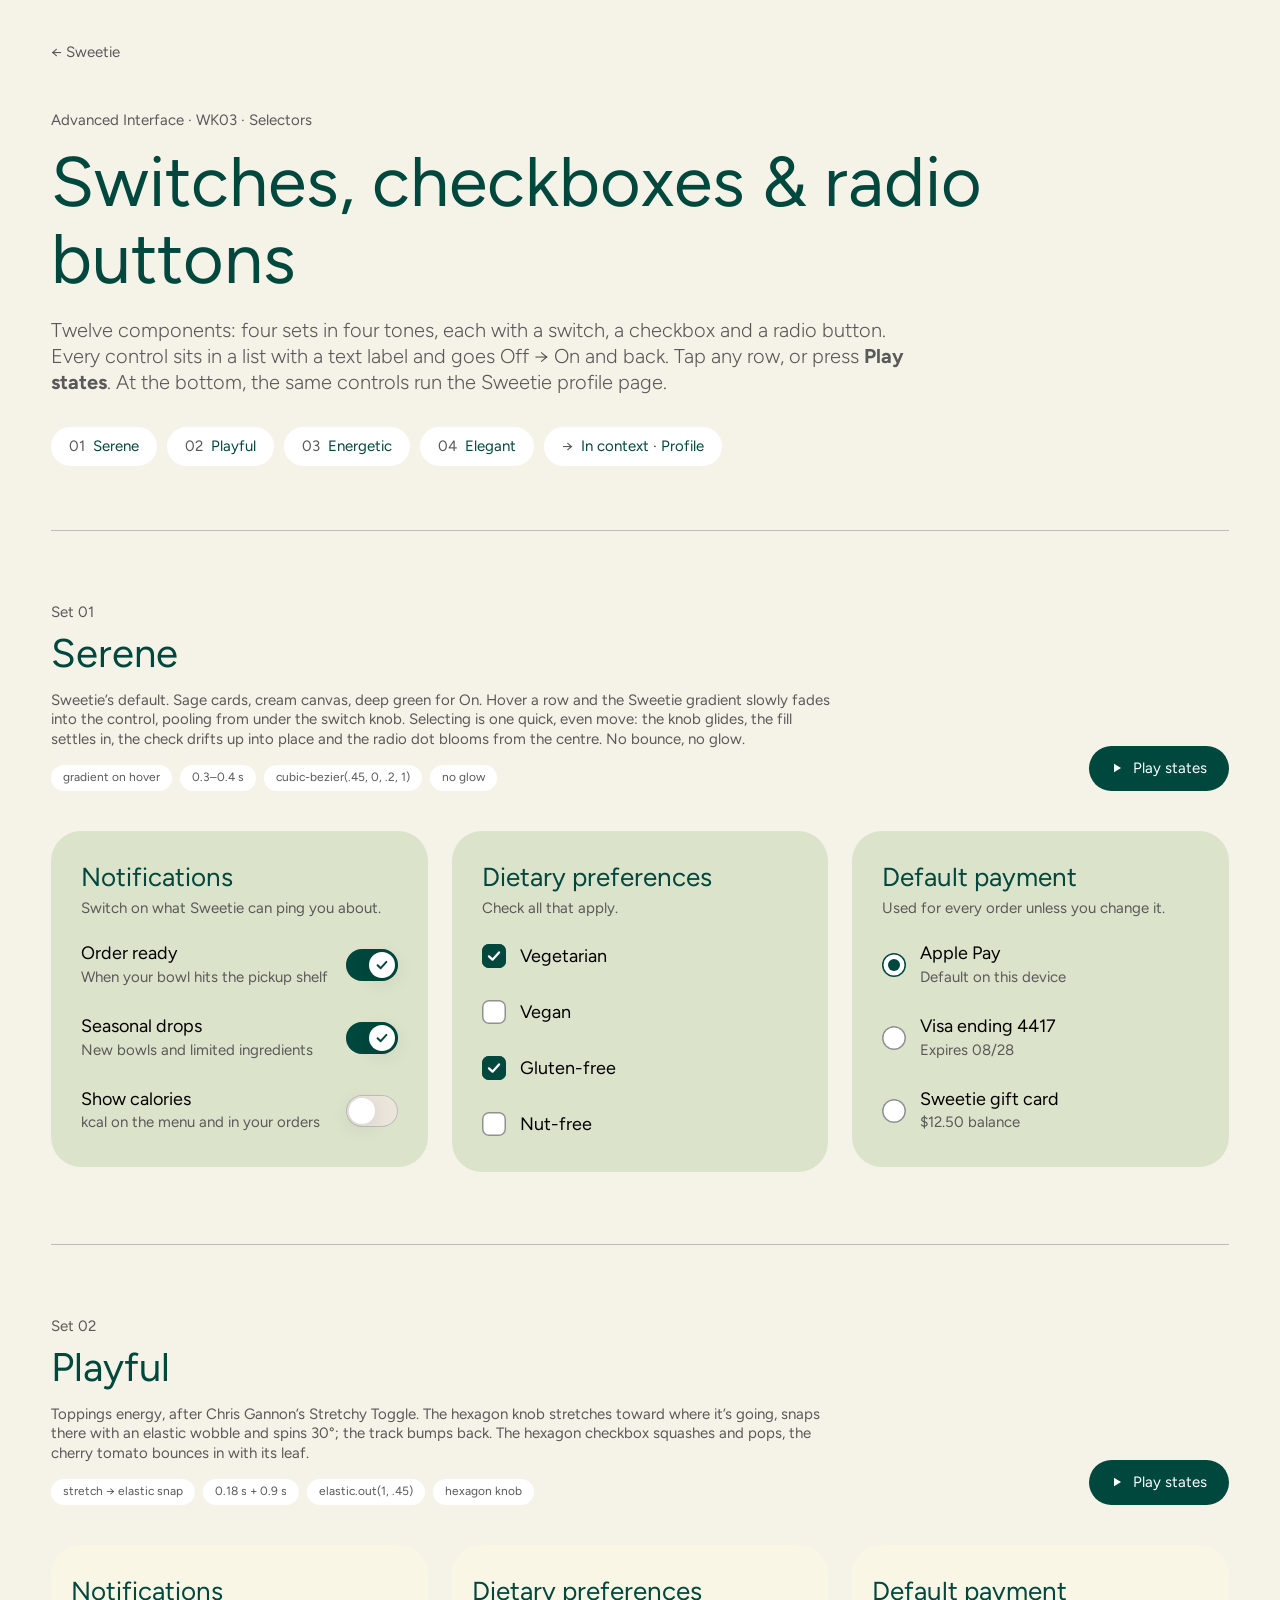
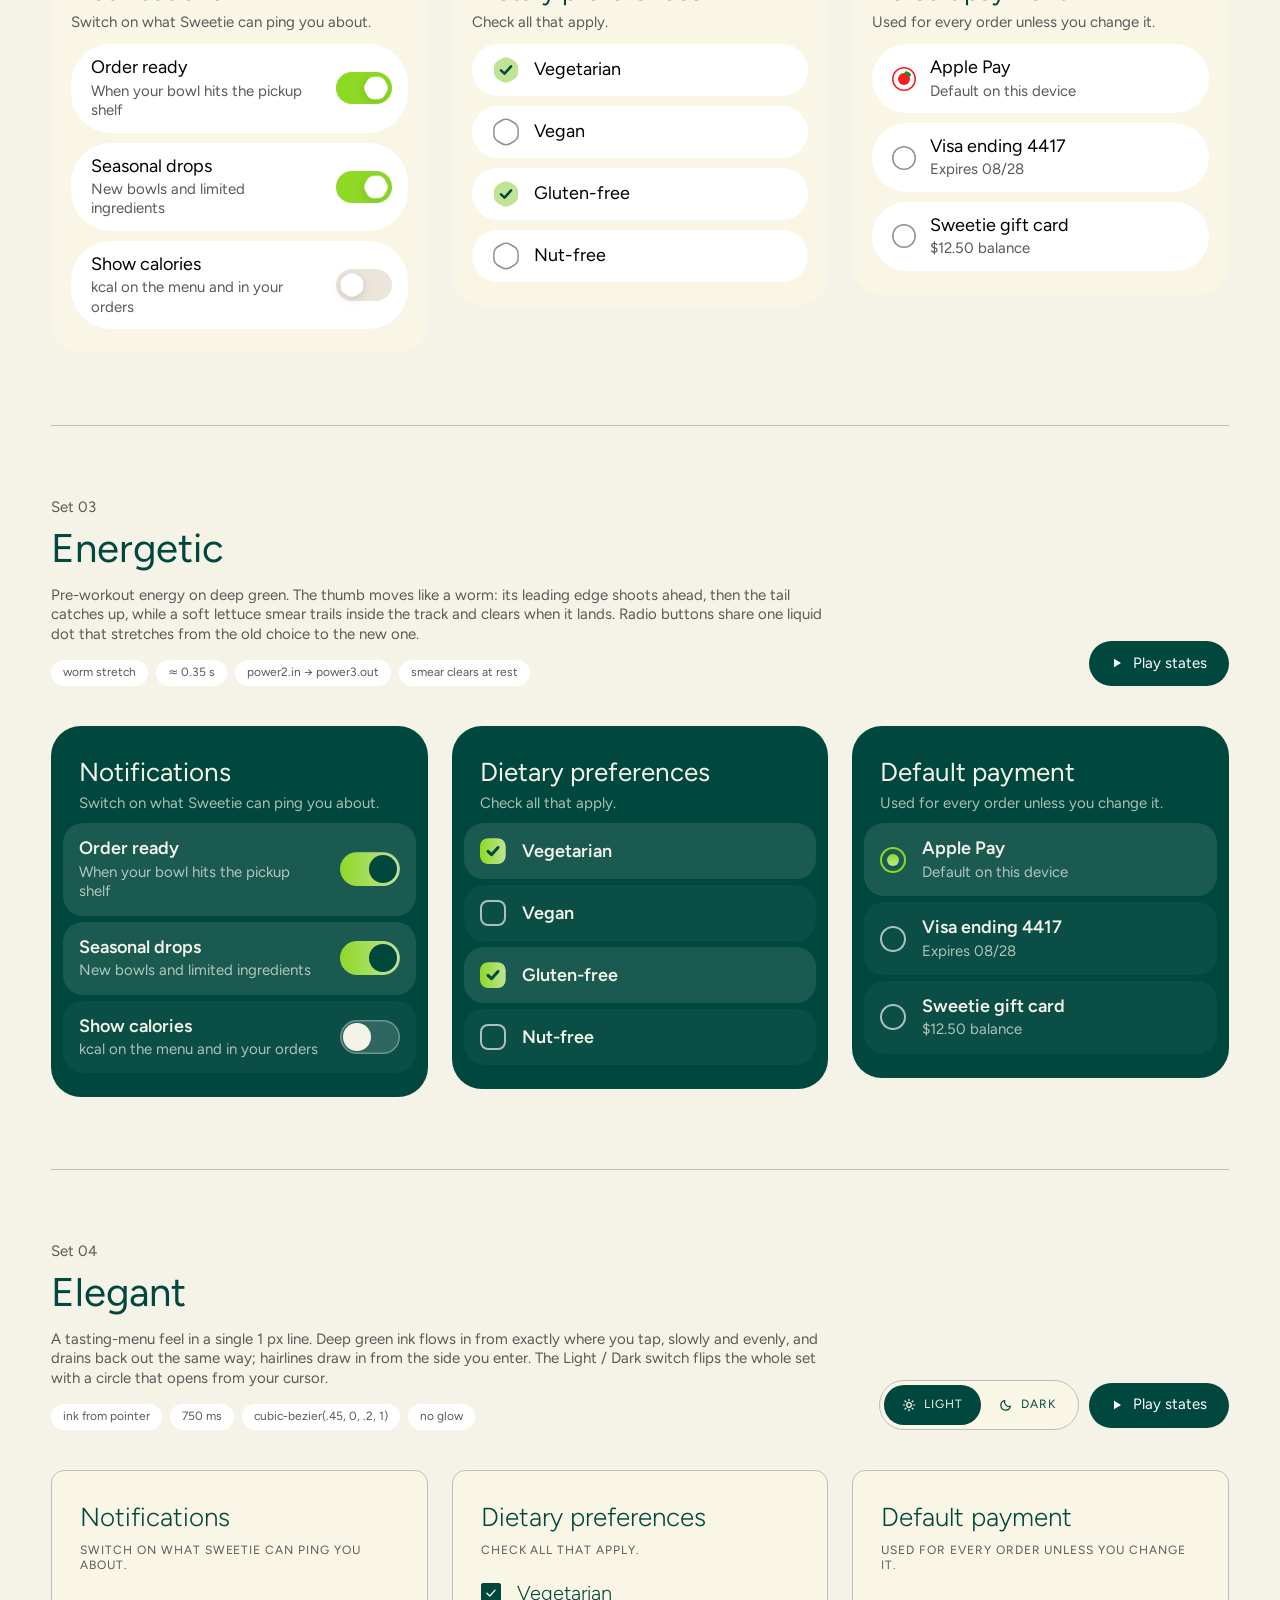
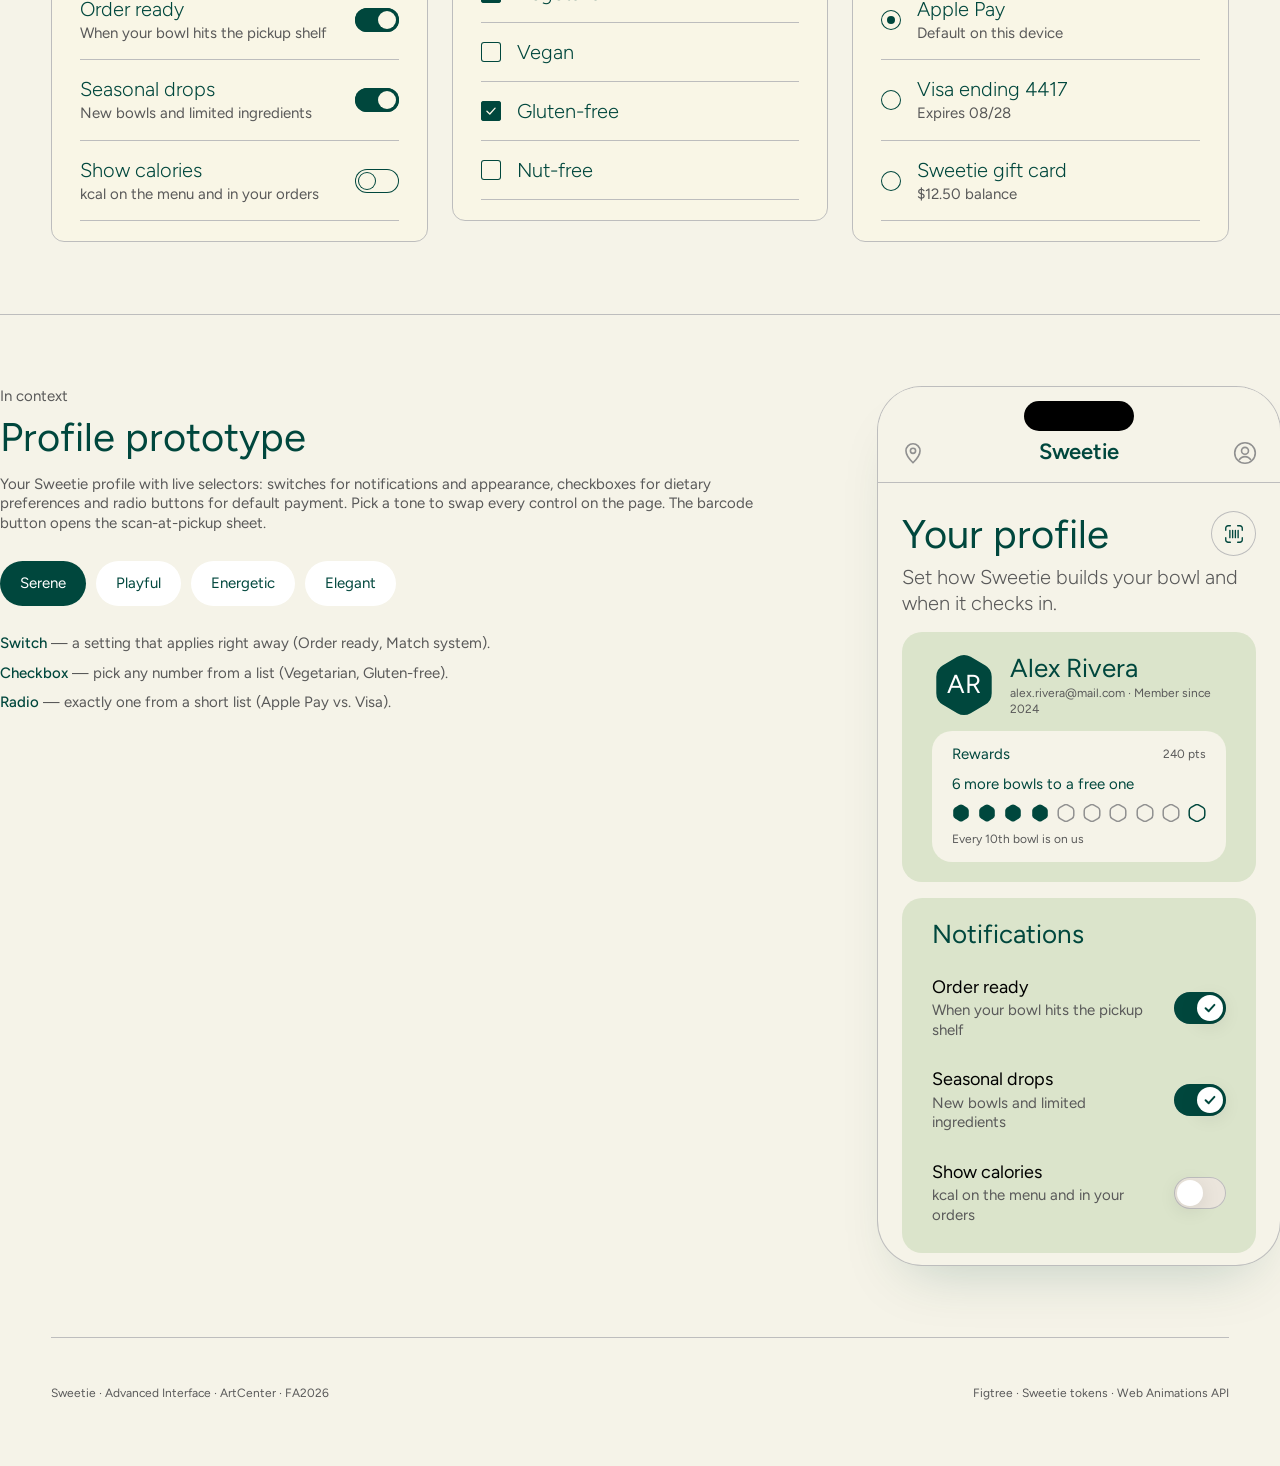
<file: wk03-selectors/index.html>
<!doctype html>
<html lang="en">
<head>
<meta charset="utf-8">
<meta name="viewport" content="width=device-width, initial-scale=1">
<title>Sweetie Selectors — WK03</title>
<meta name="description" content="Sweetie WK03: switches, checkboxes and radio buttons in four tones — Serene, Playful, Energetic and Elegant — with a working profile prototype.">
<link rel="preconnect" href="https://fonts.googleapis.com">
<link rel="preconnect" href="https://fonts.gstatic.com" crossorigin>
<link href="https://fonts.googleapis.com/css2?family=Figtree:wght@300;400;500;600&display=swap" rel="stylesheet">
<style>
/* ───────────── Sweetie tokens (from the Figma variables) ───────────── */
:root{
  --green-950:#00473D; --green-800:#258928; --green-700:#41834F; --green-400:#95CC62; --green-200:#C0E396; --green-100:#DBE4CB;
  --cream-50:#F9F6E6; --cream-100:#F5F3E8; --cream-200:#EBE5DC; --white:#FFFFFF;
  --n-950:#000000; --n-800:#393939; --n-600:#595959; --n-500:#909090; --n-400:#B3B3B3; --n-300:#BDBDBD;
  --lettuce:#8ED924; --avocado:#258928; --tomato:#F22021;
  --bg-canvas:var(--cream-100); --bg-panel:var(--cream-200); --bg-sage:var(--green-100); --bg-raised:var(--white); --bg-hex:var(--cream-50);
  --text-brand:var(--green-950); --text-primary:var(--n-950); --text-secondary:var(--n-600); --text-on-glow:var(--cream-100);
  --border-default:var(--n-300); --border-strong:var(--n-500); --action-primary:var(--green-950);
  --r-sm:13px; --r-md:20px; --r-lg:30px; --r-pill:40px;
  --shadow-soft:0 4px 20px rgba(0,0,0,.10);
  --serene-ease:cubic-bezier(.45,0,.2,1);
}
*{box-sizing:border-box;margin:0;padding:0}
html{scroll-behavior:smooth}
body{background:var(--bg-canvas);color:var(--text-primary);font-family:Figtree,system-ui,sans-serif;font-size:18px;line-height:1.3;-webkit-font-smoothing:antialiased}
button{font:inherit;color:inherit;background:none;border:0;cursor:pointer}
a{color:inherit}
.sr{position:absolute;width:1px;height:1px;overflow:hidden;clip:rect(0 0 0 0);white-space:nowrap;opacity:0;pointer-events:none}
:focus-visible{outline:2px solid var(--green-950);outline-offset:3px;border-radius:6px}

/* ───────────── Page shell ───────────── */
.wrap{max-width:1440px;margin:0 auto;padding:0 clamp(16px,4vw,64px)}
header.top{padding:40px 0 64px}
.back{display:inline-flex;align-items:center;gap:8px;font-size:15px;color:var(--text-secondary);text-decoration:none}
.back:hover{color:var(--text-brand)}
.eyebrow{margin-top:48px;font-size:15px;color:var(--text-secondary)}
h1{margin-top:12px;font-weight:400;font-size:clamp(44px,6vw,70px);line-height:1.1;color:var(--text-brand)}
.lede{margin-top:20px;max-width:880px;font-weight:300;font-size:20px;line-height:1.3;color:var(--text-secondary)}
.jump{display:flex;flex-wrap:wrap;gap:10px;margin-top:32px}
.jump a{display:inline-flex;align-items:center;gap:8px;padding:10px 18px;border-radius:var(--r-pill);background:var(--bg-raised);font-size:15px;text-decoration:none;color:var(--text-brand);transition:background .3s var(--serene-ease)}
.jump a:hover{background:var(--bg-sage)}
.jump i{font-style:normal;color:var(--text-secondary)}

section.set{padding:72px 0;border-top:1px solid var(--border-default)}
.set-head{display:grid;grid-template-columns:1fr auto;gap:24px 40px;align-items:end;margin-bottom:40px}
.set-num{font-size:15px;color:var(--text-secondary)}
.set-title{margin-top:8px;font-weight:400;font-size:40px;line-height:1.1;color:var(--text-brand)}
.set-desc{margin-top:16px;max-width:780px;font-size:15px;color:var(--text-secondary)}
.tokens{display:flex;flex-wrap:wrap;gap:8px;margin-top:16px}
.tokens span{padding:5px 12px;border-radius:var(--r-pill);background:var(--bg-raised);font-size:12px;color:var(--text-secondary)}
.set-actions{display:flex;gap:10px;align-items:center;flex-wrap:wrap;justify-content:flex-end}
.btn{display:inline-flex;align-items:center;gap:10px;height:45px;padding:0 22px;border-radius:var(--r-pill);background:var(--action-primary);color:var(--white);font-size:15px;transition:transform .2s var(--serene-ease),opacity .2s}
.btn:hover{opacity:.92}.btn:active{transform:scale(.97)}
.btn.ghost{background:transparent;color:var(--text-brand);border:1px solid var(--border-default)}
.grid3{display:grid;grid-template-columns:repeat(3,minmax(0,1fr));gap:24px;align-items:start}
@media (max-width:1100px){.grid3{grid-template-columns:1fr 1fr}}
@media (max-width:720px){.grid3{grid-template-columns:1fr}.set-head{grid-template-columns:1fr}.set-actions{justify-content:flex-start}}

/* ───────────── Cards + rows (shared) ───────────── */
.card{position:relative}
.card-head{padding:0 20px 10px}
.card-title{font-size:26px;line-height:1.3;font-weight:400}
.card-sub{margin-top:4px;font-size:15px}
.list{position:relative;display:flex;flex-direction:column}
.row{position:relative;display:flex;align-items:center;gap:14px;min-height:56px;padding:14px 20px;cursor:pointer;-webkit-tap-highlight-color:transparent;user-select:none}
.txt{flex:1;min-width:0;display:flex;flex-direction:column;gap:2px}
.label{font-size:18px;line-height:1.3}
.desc{font-size:15px;line-height:1.3}
.ctl{position:relative;flex:none;display:inline-block}
.ctl .fill,.ctl .ink,.ctl .smear{position:absolute;inset:0;border-radius:inherit;pointer-events:none}
.ctl .knob{position:absolute;display:grid;place-items:center;border-radius:999px}
.ctl svg{display:block;overflow:visible}
.hex{transform-origin:50% 50%}
.tick path{fill:none;stroke-linecap:round;stroke-linejoin:round;stroke-dasharray:16;stroke-dashoffset:16}
.ctl .hex,.ctl .leaf,.ctl .smear,.blob{display:none}
.ctl.cb .tick,.ctl.sw .knob .tick{position:absolute;left:50%;top:50%;transform:translate(-50%,-50%)}
.ctl.rd .dot{position:absolute;left:50%;top:50%;border-radius:50%;transform:translate(-50%,-50%) scale(0)}

/* ───────────── SET 1 · SERENE — fade + slide ───────────── */
[data-tone=serene] .card{background:var(--bg-sage);border-radius:var(--r-lg);padding:30px 10px 20px}
[data-tone=serene] .card-title{color:var(--text-brand)}
[data-tone=serene] .card-sub,[data-tone=serene] .desc{color:var(--text-secondary)}
[data-tone=serene]{--s-dur:.38s;--s-in:.42s;--s-out:.32s;--s-ease:cubic-bezier(.45,0,.2,1);--sweetie-grad:radial-gradient(closest-side,#41834F 0%,#95CC62 49%,#C0E396 70%,#F5F3E8 100%)}
[data-tone=serene] .row{border-radius:var(--r-md);transition:background .9s var(--s-ease)}
[data-tone=serene] .row:hover{background:rgba(255,255,255,.35)}
/* Hover: the Sweetie radial gradient slowly fades into the control (inside the shape — no glow) */
[data-tone=serene] .ctl::before{content:"";position:absolute;inset:0;border-radius:inherit;z-index:1;pointer-events:none;opacity:0;transition:opacity var(--s-out) var(--s-ease),background-position var(--s-dur) var(--s-ease)}
[data-tone=serene] .row:hover .ctl::before,[data-tone=serene] .sel:focus-visible+.ctl::before{transition-duration:var(--s-in),var(--s-dur)}
[data-tone=serene] .sw::before{background:var(--sweetie-grad) no-repeat;background-size:200% 220%;background-position:100% 50%}
[data-tone=serene] .sel:checked+.sw::before{background-position:0% 50%}
[data-tone=serene] .row:hover .sw::before{opacity:.75}
[data-tone=serene] .row:hover .sel:checked+.sw::before{opacity:.9}
[data-tone=serene] .cb::before,[data-tone=serene] .rd::before{inset:1.5px;background:var(--sweetie-grad);background-size:140% 140%;background-position:50% 50%}
[data-tone=serene] .row:hover .cb::before,[data-tone=serene] .row:hover .rd::before{opacity:.45}
[data-tone=serene] .row:hover .sel:checked+.cb::before{opacity:.85}
/* Switch — slow, calm slide */
[data-tone=serene] .sw{width:52px;height:32px;border-radius:40px;background:var(--bg-panel);box-shadow:inset 0 0 0 1px var(--border-default)}
[data-tone=serene] .sw .fill{background:var(--action-primary);opacity:0;transition:opacity var(--s-in) var(--s-ease)}
[data-tone=serene] .sw .knob{z-index:2;left:3px;top:3px;width:26px;height:26px;background:var(--white);box-shadow:var(--shadow-soft);transition:transform var(--s-dur) var(--s-ease)}
[data-tone=serene] .sw .knob .tick{width:14px;height:14px;opacity:0;transition:opacity .28s var(--s-ease)}
[data-tone=serene] .sw .knob .tick path{stroke:var(--action-primary);stroke-width:2;stroke-dashoffset:0}
[data-tone=serene] .sel:checked+.sw .fill{opacity:1}
[data-tone=serene] .sel:checked+.sw .knob{transform:translateX(20px)}
[data-tone=serene] .sel:checked+.sw .knob .tick{opacity:1;transition-delay:.12s}
/* Checkbox — fill settles in, check drifts up into place */
[data-tone=serene] .cb{width:24px;height:24px;border-radius:7px;background:var(--white);box-shadow:inset 0 0 0 1.5px var(--border-strong);transition:box-shadow var(--s-dur) var(--s-ease)}
[data-tone=serene] .cb .ink{background:var(--action-primary);opacity:0;transition:opacity var(--s-dur) var(--s-ease)}
[data-tone=serene] .cb .tick{z-index:2;width:16px;height:16px;opacity:0;transform:translate(-50%,-38%) scale(.9);transition:opacity .3s var(--s-ease),transform var(--s-in) var(--s-ease)}
[data-tone=serene] .cb .tick path{stroke:var(--white);stroke-width:2;stroke-dashoffset:0}
[data-tone=serene] .sel:checked+.cb{box-shadow:inset 0 0 0 1.5px var(--action-primary)}
[data-tone=serene] .sel:checked+.cb .ink{opacity:1}
[data-tone=serene] .sel:checked+.cb .tick{opacity:1;transform:translate(-50%,-50%) scale(1);transition-delay:.08s}
/* Radio — dot blooms slowly from the centre */
[data-tone=serene] .rd{width:24px;height:24px;border-radius:50%;background:var(--white);box-shadow:inset 0 0 0 1.5px var(--border-strong);transition:box-shadow var(--s-dur) var(--s-ease)}
[data-tone=serene] .rd .dot{z-index:2;width:12px;height:12px;background:var(--action-primary);opacity:0;transform:translate(-50%,-50%) scale(.4);transition:opacity var(--s-dur) var(--s-ease),transform var(--s-in) var(--s-ease)}
[data-tone=serene] .sel:checked+.rd{box-shadow:inset 0 0 0 1.5px var(--action-primary)}
[data-tone=serene] .sel:checked+.rd .dot{opacity:1;transform:translate(-50%,-50%) scale(1)}

/* ───────────── SET 2 · PLAYFUL — elastic stretch ───────────── */
[data-tone=playful] .card{background:var(--bg-hex);border-radius:var(--r-lg);padding:30px 20px 24px}
[data-tone=playful] .card-head{padding:0 0 12px}
[data-tone=playful] .card-title{color:var(--text-brand)}
[data-tone=playful] .card-sub,[data-tone=playful] .desc{color:var(--text-secondary)}
[data-tone=playful] .list{gap:10px}
[data-tone=playful] .row{background:var(--white);border-radius:var(--r-pill);padding:12px 16px 12px 20px;min-height:48px;transition:transform .25s var(--serene-ease)}
[data-tone=playful] .row:active{transform:scale(.985)}
[data-tone=playful] .sw{width:56px;height:32px;border-radius:40px;background:var(--bg-panel)}
[data-tone=playful] .sw .fill{background:var(--lettuce);opacity:0}
[data-tone=playful] .sw .knob{left:3px;top:3px;width:26px;height:26px;border-radius:0;background:none}
[data-tone=playful] .sw .knob .hex{display:block;width:26px;height:26px;filter:drop-shadow(0 2px 4px rgba(0,0,0,.14))}
[data-tone=playful] .sw .knob .hex path{fill:var(--white)}
[data-tone=playful] .sw .knob .tick{display:none}
[data-tone=playful] .sel:checked+.sw .fill{opacity:1}
[data-tone=playful] .sel:checked+.sw .knob{transform:translateX(24px) rotate(30deg)}
[data-tone=playful] .cb{width:28px;height:28px}
[data-tone=playful] .cb .ink{display:none}
[data-tone=playful] .cb .hex{display:block;width:28px;height:28px}
[data-tone=playful] .cb .hex path{fill:var(--white);stroke:var(--border-strong);stroke-width:1.5px}
[data-tone=playful] .cb .tick{width:16px;height:16px}
[data-tone=playful] .cb .tick path{stroke:var(--green-950);stroke-width:2.2}
[data-tone=playful] .sel:checked+.cb .hex path{fill:var(--green-200);stroke:transparent}
[data-tone=playful] .sel:checked+.cb .tick path{stroke-dashoffset:0}
[data-tone=playful] .rd{width:24px;height:24px;border-radius:50%;background:var(--white);box-shadow:inset 0 0 0 1.5px var(--border-strong)}
[data-tone=playful] .rd .dot{width:12px;height:12px;background:var(--tomato)}
[data-tone=playful] .rd .leaf{display:block;position:absolute;left:12.5px;top:3.5px;width:7px;height:3.5px;border-radius:50%;background:var(--avocado);transform:rotate(35deg) scale(0);transform-origin:0 50%}
[data-tone=playful] .sel:checked+.rd{box-shadow:inset 0 0 0 1.5px var(--tomato)}
[data-tone=playful] .sel:checked+.rd .dot{transform:translate(-50%,-50%) scale(1)}
[data-tone=playful] .sel:checked+.rd .leaf{transform:rotate(35deg) scale(1)}

/* ───────────── SET 3 · ENERGETIC — worm stretch ───────────── */
[data-tone=energetic] .card{background:var(--green-950);border-radius:var(--r-lg);padding:30px 12px 24px}
[data-tone=energetic] .card-head{padding:0 16px 10px}
[data-tone=energetic] .card-title{color:var(--cream-100)}
[data-tone=energetic] .card-sub,[data-tone=energetic] .desc{color:rgba(245,243,232,.7)}
[data-tone=energetic] .label{color:var(--cream-100);font-weight:600}
[data-tone=energetic] .list{gap:6px}
[data-tone=energetic] .row{background:rgba(255,255,255,.04);border-radius:var(--r-md);padding:14px 16px;gap:16px;transition:background .2s ease-out}
[data-tone=energetic] .row:has(.sel:checked){background:rgba(255,255,255,.10)}
[data-tone=energetic] .row:hover{background:rgba(255,255,255,.08)}
[data-tone=energetic] .sw{width:60px;height:34px;border-radius:40px;background:rgba(255,255,255,.14);box-shadow:inset 0 0 0 1.5px rgba(255,255,255,.3);overflow:hidden}
[data-tone=energetic] .sw .fill{background:linear-gradient(90deg,var(--lettuce),var(--green-200));clip-path:inset(0 100% 0 0 round 40px)}
[data-tone=energetic] .sw .smear{display:block;background:linear-gradient(90deg,var(--lettuce),var(--green-200));filter:blur(5px);opacity:0}
[data-tone=energetic] .sw .knob{left:3px;top:3px;width:28px;height:28px;background:var(--cream-100)}
[data-tone=energetic] .sw .knob .tick{display:none}
[data-tone=energetic] .sel:checked+.sw .fill{clip-path:inset(0 0 0 0 round 40px)}
[data-tone=energetic] .sel:checked+.sw .knob{transform:translateX(26px);background:var(--green-950)}
[data-tone=energetic] .cb{width:26px;height:26px;border-radius:8px;box-shadow:inset 0 0 0 2px rgba(255,255,255,.65)}
[data-tone=energetic] .cb .ink{background:linear-gradient(90deg,var(--lettuce),var(--green-200));clip-path:inset(0 100% 0 0 round 8px)}
[data-tone=energetic] .cb .tick{width:16px;height:16px}
[data-tone=energetic] .cb .tick path{stroke:var(--green-950);stroke-width:2.6}
[data-tone=energetic] .sel:checked+.cb{box-shadow:none}
[data-tone=energetic] .sel:checked+.cb .ink{clip-path:inset(0 0 0 0 round 8px)}
[data-tone=energetic] .sel:checked+.cb .tick path{stroke-dashoffset:0}
[data-tone=energetic] .rd{width:26px;height:26px;border-radius:50%;box-shadow:inset 0 0 0 2px rgba(255,255,255,.65);transition:box-shadow .2s ease-out}
[data-tone=energetic] .rd .dot{display:none}
[data-tone=energetic] .sel:checked+.rd{box-shadow:inset 0 0 0 2px var(--lettuce)}
[data-tone=energetic] .blob{display:block;position:absolute;width:12px;height:12px;border-radius:6px;background:linear-gradient(180deg,var(--lettuce),var(--green-200));pointer-events:none;z-index:2}

/* ───────────── SET 4 · ELEGANT — ink flows in from the pointer ───────────── */
[data-tone=elegant]{--e-dur:.75s;--e-ease:cubic-bezier(.45,0,.2,1);--e-card:var(--cream-50);--e-ink:var(--green-950);--e-paper:var(--cream-50);--e-line:var(--n-300);--e-desc:var(--n-600);--e-cap:var(--n-600)}
[data-tone=elegant].dark{--e-card:var(--green-950);--e-ink:var(--cream-100);--e-paper:var(--green-950);--e-line:rgba(245,243,232,.28);--e-desc:rgba(245,243,232,.68);--e-cap:rgba(245,243,232,.6)}
[data-tone=elegant] .card{background:var(--e-card);border:1px solid var(--e-line);border-radius:var(--r-sm);padding:30px 28px 20px}
[data-tone=elegant] .card-head{padding:0 0 6px}
[data-tone=elegant] .card-title{color:var(--e-ink);font-weight:300}
[data-tone=elegant] .card-sub{color:var(--e-cap);font-size:12px;letter-spacing:.08em;text-transform:uppercase;margin-top:8px}
[data-tone=elegant] .desc{color:var(--e-desc)}
[data-tone=elegant] .label{color:var(--e-ink);font-weight:300;font-size:20px}
[data-tone=elegant] .row{padding:16px 0;gap:16px;border-bottom:1px solid var(--e-line)}
[data-tone=elegant] .row::after{content:"";position:absolute;left:0;right:0;bottom:-1px;height:1px;background:var(--e-ink);transform:scaleX(0);transform-origin:var(--hx,0%) 50%;transition:transform var(--e-dur) var(--e-ease)}
[data-tone=elegant] .row:hover::after{transform:scaleX(1)}
[data-tone=elegant] .sw{width:44px;height:24px;border-radius:40px;box-shadow:inset 0 0 0 1px var(--e-ink)}
[data-tone=elegant] .sw .fill{background:var(--e-ink);clip-path:circle(0% at var(--px,50%) var(--py,50%));transition:clip-path var(--e-dur) var(--e-ease)}
[data-tone=elegant] .sw .knob{left:3px;top:3px;width:18px;height:18px;background:var(--e-paper);box-shadow:inset 0 0 0 1px var(--e-ink);transition:transform var(--e-dur) var(--e-ease),box-shadow var(--e-dur) var(--e-ease)}
[data-tone=elegant] .sw .knob .tick{display:none}
[data-tone=elegant] .sel:checked+.sw .fill{clip-path:circle(142% at var(--px,50%) var(--py,50%))}
[data-tone=elegant] .sel:checked+.sw .knob{transform:translateX(20px);box-shadow:inset 0 0 0 1px transparent}
[data-tone=elegant] .cb{width:20px;height:20px;border-radius:3px;box-shadow:inset 0 0 0 1px var(--e-ink)}
[data-tone=elegant] .cb .ink{background:var(--e-ink);clip-path:circle(0% at var(--px,50%) var(--py,50%));transition:clip-path var(--e-dur) var(--e-ease)}
[data-tone=elegant] .cb .tick{width:13px;height:13px}
[data-tone=elegant] .cb .tick path{stroke:var(--e-paper);stroke-width:1.4;transition:stroke-dashoffset .5s var(--e-ease) .2s}
[data-tone=elegant] .sel:checked+.cb .ink{clip-path:circle(142% at var(--px,50%) var(--py,50%))}
[data-tone=elegant] .sel:checked+.cb .tick path{stroke-dashoffset:0}
[data-tone=elegant] .rd{width:20px;height:20px;border-radius:50%;box-shadow:inset 0 0 0 1px var(--e-ink)}
[data-tone=elegant] .rd .dot{width:8px;height:8px;background:var(--e-ink);transition:transform var(--e-dur) var(--e-ease)}
[data-tone=elegant] .sel:checked+.rd .dot{transform:translate(-50%,-50%) scale(1)}
[data-tone=elegant] .seg{--seg-x:0px}

/* Elegant light/dark segmented control (from the reference recording) */
.seg{position:relative;display:inline-flex;padding:4px;border-radius:var(--r-pill);border:1px solid var(--border-default);background:var(--cream-50)}
.seg button{position:relative;z-index:1;display:inline-flex;align-items:center;gap:8px;height:40px;padding:0 18px;border-radius:var(--r-pill);font-size:12px;letter-spacing:.08em;text-transform:uppercase;color:var(--green-950);transition:color .7s cubic-bezier(.65,0,.35,1)}
.seg button[aria-pressed=true]{color:var(--cream-100)}
.seg .seg-thumb{position:absolute;top:4px;left:4px;height:40px;border-radius:var(--r-pill);background:var(--green-950);transition:transform .7s cubic-bezier(.65,0,.35,1),width .7s cubic-bezier(.65,0,.35,1)}
.seg svg{width:14px;height:14px;stroke:currentColor;fill:none;stroke-width:1.4;stroke-linecap:round}
::view-transition-old(elegant-flip),::view-transition-new(elegant-flip){animation:none;mix-blend-mode:normal}

/* ───────────── In context · Profile prototype ───────────── */
.ctx{display:grid;grid-template-columns:minmax(0,1fr) 402px;gap:48px 64px;align-items:start}
@media (max-width:980px){.ctx{grid-template-columns:minmax(0,1fr)}.ctx-copy{position:static}}
.ctx-copy{position:sticky;top:32px}
.tone-pick{display:flex;flex-wrap:wrap;gap:10px;margin-top:28px}
.tone-pick button{height:45px;padding:0 20px;border-radius:var(--r-pill);background:var(--bg-raised);color:var(--text-brand);font-size:15px;transition:background .3s var(--serene-ease),color .3s var(--serene-ease)}
.tone-pick button[aria-pressed=true]{background:var(--action-primary);color:var(--white)}
.ctx-notes{margin-top:28px;display:grid;gap:10px;font-size:15px;color:var(--text-secondary);max-width:520px}
.ctx-notes b{font-weight:500;color:var(--text-brand)}
.phone{position:relative;width:100%;max-width:402px;height:878px;border-radius:44px;background:var(--bg-canvas);box-shadow:0 0 0 1px var(--border-default),0 30px 60px -30px rgba(0,71,61,.25);overflow:hidden;justify-self:center}
.phone-bar{position:absolute;inset:0 0 auto 0;height:96px;z-index:5;background:var(--bg-canvas);border-bottom:1px solid var(--border-default);display:flex;align-items:flex-end;justify-content:space-between;padding:0 22px 16px}
.phone-bar .island{position:absolute;top:14px;left:50%;width:110px;height:30px;border-radius:20px;background:#000;transform:translateX(-50%)}
.wordmark{font-size:22px;font-weight:600;color:var(--text-brand);letter-spacing:-.01em}
.phone-bar svg{width:26px;height:26px;stroke:var(--n-500);fill:none;stroke-width:1.5}
.screen{position:absolute;inset:96px 0 0 0;overflow-y:auto;padding:28px 24px 40px;scrollbar-width:none}
.screen::-webkit-scrollbar{display:none}
.screen>*+*{margin-top:16px}
.p-head{display:flex;align-items:center;justify-content:space-between;gap:12px}
.p-title{font-size:40px;line-height:1.1;font-weight:400;color:var(--text-brand)}
.p-sub{margin-top:8px;font-weight:300;font-size:20px;color:var(--text-secondary)}
.icon-btn{width:45px;height:45px;border-radius:50%;display:grid;place-items:center;background:var(--bg-canvas);box-shadow:inset 0 0 0 1px var(--border-default);transition:transform .2s var(--serene-ease),background .2s}
.icon-btn:hover{background:var(--bg-panel)}.icon-btn:active{transform:scale(.94)}
.icon-btn svg{width:22px;height:22px;stroke:var(--green-950);fill:none;stroke-width:1.5;stroke-linecap:round}
.id-card{background:var(--bg-sage);border-radius:var(--r-md);padding:20px 10px 14px}
.id-row{display:flex;align-items:center;gap:14px;padding:0 20px}
.avatar{position:relative;width:64px;height:64px;flex:none;display:grid;place-items:center}
.avatar svg{position:absolute;inset:0}
.avatar span{position:relative;font-size:26px;color:var(--white)}
.id-name{font-size:26px;color:var(--text-brand)}
.id-mail{font-size:12px;color:var(--text-secondary)}
.rewards{margin:14px 20px 6px;background:var(--bg-canvas);border-radius:var(--r-md);padding:14px 20px;display:grid;gap:10px}
.rw-top{display:flex;justify-content:space-between;align-items:center;font-size:15px;color:var(--text-brand)}
.rw-top small{font-size:12px;color:var(--text-secondary)}
.rw-msg{font-size:15px;color:var(--text-brand)}
.steps{display:flex;justify-content:space-between}
.steps svg{width:18px;height:18px}
.rw-hint{font-size:12px;color:var(--text-secondary)}
.phone [data-tone] .card{border-radius:var(--r-md)}
.phone [data-tone=serene] .card,.phone [data-tone=energetic] .card{padding:20px 10px 14px}
.phone [data-tone=playful] .card{padding:20px 12px 14px}
.phone [data-tone=elegant] .card{padding:22px 20px 10px}
.phone .card-title{font-size:26px}
.phone .card+.card{margin-top:16px}
/* Barcode sheet */
.scrim{position:absolute;inset:0;z-index:8;background:rgba(0,0,0,.35);opacity:0;pointer-events:none;transition:opacity .35s var(--serene-ease)}
.sheet{position:absolute;left:0;right:0;bottom:0;z-index:9;background:var(--bg-canvas);border-radius:30px 30px 0 0;padding:12px 20px 44px;transform:translateY(105%);transition:transform .5s cubic-bezier(.2,.8,.2,1);display:grid;gap:16px;justify-items:center}
.phone.sheet-open .scrim{opacity:1;pointer-events:auto}
.phone.sheet-open .sheet{transform:none}
.handle{width:40px;height:5px;border-radius:40px;background:var(--border-default)}
.sh-head{width:100%;display:flex;justify-content:space-between;align-items:center;padding-top:6px}
.sh-title{font-size:26px;color:var(--text-brand)}
.sh-tier{font-size:12px;color:var(--text-secondary)}
.close{width:29px;height:29px;border-radius:50%;background:var(--action-primary);display:grid;place-items:center}
.close svg{width:14px;height:14px;stroke:var(--white);stroke-width:1.6;stroke-linecap:round}
.barcode{margin-top:20px;width:320px;max-width:100%;height:110px}
.sh-num{font-size:18px;color:var(--text-secondary);letter-spacing:.06em}
.sh-hint{font-size:15px;color:var(--text-secondary);text-align:center;max-width:300px}

footer{padding:48px 0 64px;border-top:1px solid var(--border-default);font-size:12px;color:var(--text-secondary);display:flex;justify-content:space-between;gap:16px;flex-wrap:wrap}

@media (prefers-reduced-motion:reduce){
  *,*::before,*::after{transition-duration:.01ms!important;animation-duration:.01ms!important}
}
</style>
</head>
<body>
<div class="wrap">
  <header class="top">
    <a class="back" href="../">← Sweetie</a>
    <p class="eyebrow">Advanced Interface · WK03 · Selectors</p>
    <h1>Switches, checkboxes &amp; radio buttons</h1>
    <p class="lede">Twelve components: four sets in four tones, each with a switch, a checkbox and a radio button. Every control sits in a list with a text label and goes Off → On and back. Tap any row, or press <b>Play states</b>. At the bottom, the same controls run the Sweetie profile page.</p>
    <nav class="jump" aria-label="Sets">
      <a href="#serene"><i>01</i> Serene</a>
      <a href="#playful"><i>02</i> Playful</a>
      <a href="#energetic"><i>03</i> Energetic</a>
      <a href="#elegant"><i>04</i> Elegant</a>
      <a href="#context"><i>→</i> In context · Profile</a>
    </nav>
  </header>
</div>

<main class="wrap" id="sets"></main>

<section class="set wrap" id="context">
  <div class="ctx">
    <div class="ctx-copy">
      <p class="set-num">In context</p>
      <h2 class="set-title">Profile prototype</h2>
      <p class="set-desc">Your Sweetie profile with live selectors: switches for notifications and appearance, checkboxes for dietary preferences and radio buttons for default payment. Pick a tone to swap every control on the page. The barcode button opens the scan-at-pickup sheet.</p>
      <div class="tone-pick" role="group" aria-label="Tone">
        <button data-pick="serene" aria-pressed="true">Serene</button>
        <button data-pick="playful" aria-pressed="false">Playful</button>
        <button data-pick="energetic" aria-pressed="false">Energetic</button>
        <button data-pick="elegant" aria-pressed="false">Elegant</button>
      </div>
      <div class="ctx-notes">
        <p><b>Switch</b> — a setting that applies right away (Order ready, Match system).</p>
        <p><b>Checkbox</b> — pick any number from a list (Vegetarian, Gluten-free).</p>
        <p><b>Radio</b> — exactly one from a short list (Apple Pay vs. Visa).</p>
      </div>
    </div>
    <div class="phone" id="phone">
      <div class="phone-bar">
        <span class="island"></span>
        <svg viewBox="0 0 24 24" aria-hidden="true"><path d="M12 21s-6.5-6.2-6.5-11a6.5 6.5 0 0 1 13 0C18.5 14.8 12 21 12 21Z"/><circle cx="12" cy="10" r="2.4"/></svg>
        <span class="wordmark">Sweetie</span>
        <svg viewBox="0 0 24 24" aria-hidden="true"><circle cx="12" cy="12" r="9.5"/><circle cx="12" cy="10" r="3.2"/><path d="M6.5 18.5c1.4-2.2 3.3-3.2 5.5-3.2s4.1 1 5.5 3.2"/></svg>
      </div>
      <div class="screen" id="screen"></div>
      <div class="scrim" id="scrim"></div>
      <div class="sheet" id="sheet" role="dialog" aria-modal="true" aria-labelledby="sh-title" aria-hidden="true">
        <span class="handle"></span>
        <div class="sh-head">
          <div><p class="sh-title" id="sh-title">Scan at pickup</p><p class="sh-tier">Sweetie member · 240 pts</p></div>
          <button class="close" id="sheet-close" aria-label="Close"><svg viewBox="0 0 14 14"><path d="M3 3l8 8M11 3l-8 8"/></svg></button>
        </div>
        <svg class="barcode" id="barcode" viewBox="0 0 320 110" aria-label="Member barcode"></svg>
        <p class="sh-num">4021  8839  1057  22</p>
        <p class="sh-hint">Show this at the counter to earn rewards and pay in one scan.</p>
      </div>
    </div>
  </div>
</section>

<div class="wrap"><footer><span>Sweetie · Advanced Interface · ArtCenter · FA2026</span><span>Figtree · Sweetie tokens · Web Animations API</span></footer></div>

<script>
/* ═════════════ Shapes ═════════════ */
// Rounded REGULAR hexagon, pointy-top, centred in a w×h box (equal sides — never stretched)
function hexPath(w,h,r){
  const R=Math.min(h/2,w/Math.sqrt(3)),cx=w/2,cy=h/2;
  const P=Array.from({length:6},(_,i)=>{const a=(-90+60*i)*Math.PI/180;return[cx+R*Math.cos(a),cy+R*Math.sin(a)]});
  let d='';
  P.forEach((p,i)=>{
    const a=P[(i+5)%6], b=P[(i+1)%6], L=R; // all sides equal R
    const p1=[p[0]+(a[0]-p[0])*r/L, p[1]+(a[1]-p[1])*r/L];
    const p2=[p[0]+(b[0]-p[0])*r/L, p[1]+(b[1]-p[1])*r/L];
    d+=(i?'L':'M')+p1.map(n=>n.toFixed(2)).join(' ')+'Q'+p.map(n=>n.toFixed(2)).join(' ')+' '+p2.map(n=>n.toFixed(2)).join(' ');
  });
  return d+'Z';
}
const hexSvg=(s,r,cls='hex')=>`<svg class="${cls}" viewBox="0 0 ${s} ${s}" aria-hidden="true"><path d="${hexPath(s,s,r)}"/></svg>`;
const tickSvg=`<svg class="tick" viewBox="0 0 14 14" aria-hidden="true"><path d="M2.6 7.3 5.7 10.2 11.4 3.9"/></svg>`;

/* ═════════════ Content ═════════════ */
const LISTS={
  sw:{title:'Notifications',sub:'Switch on what Sweetie can ping you about.',items:[
    ['Order ready','When your bowl hits the pickup shelf',true],
    ['Seasonal drops','New bowls and limited ingredients',true],
    ['Show calories','kcal on the menu and in your orders',false]]},
  cb:{title:'Dietary preferences',sub:'Check all that apply.',items:[
    ['Vegetarian',null,true],['Vegan',null,false],['Gluten-free',null,true],['Nut-free',null,false]]},
  rd:{title:'Default payment',sub:'Used for every order unless you change it.',items:[
    ['Apple Pay','Default on this device',true],['Visa ending 4417','Expires 08/28',false],['Sweetie gift card','$12.50 balance',false]]},
};
const SETS=[
  {id:'serene',n:'01',name:'Serene',desc:'Sweetie’s default. Sage cards, cream canvas, deep green for On. Hover a row and the Sweetie gradient slowly fades into the control, pooling from under the switch knob. Selecting is one quick, even move: the knob glides, the fill settles in, the check drifts up into place and the radio dot blooms from the centre. No bounce, no glow.',tokens:['gradient on hover','0.3–0.4 s','cubic-bezier(.45, 0, .2, 1)','no glow']},
  {id:'playful',n:'02',name:'Playful',desc:'Toppings energy, after Chris Gannon’s Stretchy Toggle. The hexagon knob stretches toward where it’s going, snaps there with an elastic wobble and spins 30°; the track bumps back. The hexagon checkbox squashes and pops, the cherry tomato bounces in with its leaf.',tokens:['stretch → elastic snap','0.18 s + 0.9 s','elastic.out(1, .45)','hexagon knob']},
  {id:'energetic',n:'03',name:'Energetic',desc:'Pre-workout energy on deep green. The thumb moves like a worm: its leading edge shoots ahead, then the tail catches up, while a soft lettuce smear trails inside the track and clears when it lands. Radio buttons share one liquid dot that stretches from the old choice to the new one.',tokens:['worm stretch','≈ 0.35 s','power2.in → power3.out','smear clears at rest']},
  {id:'elegant',n:'04',name:'Elegant',desc:'A tasting-menu feel in a single 1 px line. Deep green ink flows in from exactly where you tap, slowly and evenly, and drains back out the same way; hairlines draw in from the side you enter. The Light / Dark switch flips the whole set with a circle that opens from your cursor.',tokens:['ink from pointer','750 ms','cubic-bezier(.45, 0, .2, 1)','no glow']},
];

let uid=0;
// Simpler, explicit builder (switch: text first, control trailing — the iOS / M3 convention)
function row(kind,item,group){
  const [label,desc,on]=item, id='s'+(++uid);
  const type=kind==='rd'?'radio':'checkbox', role=kind==='sw'?' role="switch"':'', name=kind==='rd'?` name="${group}"`:'';
  const input=`<input class="sel sr" id="${id}" type="${type}" data-kind="${kind}"${role}${name}${on?' checked':''}>`;
  const ctl = kind==='sw'
    ? `<span class="ctl sw" aria-hidden="true"><span class="fill"></span><span class="smear"></span><span class="knob">${hexSvg(26,4.7)}${tickSvg}</span></span>`
    : kind==='cb'
    ? `<span class="ctl cb" aria-hidden="true"><span class="ink"></span>${hexSvg(28,5)}${tickSvg}</span>`
    : `<span class="ctl rd" aria-hidden="true"><span class="dot"></span><span class="leaf"></span></span>`;
  const text=`<span class="txt"><span class="label" data-text="${label}">${label}</span>${desc?`<span class="desc">${desc}</span>`:''}</span>`;
  // input must sit directly before .ctl so `.sel:checked + .ctl` works
  return kind==='sw'
    ? `<label class="row" for="${id}">${text}${input}${ctl}</label>`
    : `<label class="row" for="${id}">${input}${ctl}${text}</label>`;
}
function card(kind,prefix,opts={}){
  const L=LISTS[kind], group=prefix+'-'+kind;
  return `<div class="card" data-card="${kind}">
    <div class="card-head"><p class="card-title">${L.title}</p>${opts.sub===false?'':`<p class="card-sub">${L.sub}</p>`}</div>
    <div class="list">${L.items.map(it=>row(kind,it,group)).join('')}${kind==='rd'?'<span class="blob"></span>':''}</div>
  </div>`;
}
const playIcon=`<svg width="12" height="12" viewBox="0 0 12 12" aria-hidden="true"><path d="M3 1.8v8.4L10 6z" fill="currentColor"/></svg>`;
const moon=`<svg viewBox="0 0 16 16"><path d="M13 9.6A5.5 5.5 0 0 1 6.4 3a5.5 5.5 0 1 0 6.6 6.6Z"/></svg>`;
const sun=`<svg viewBox="0 0 16 16"><circle cx="8" cy="8" r="2.6"/><path d="M8 1.5v1.6M8 12.9v1.6M1.5 8h1.6M12.9 8h1.6M3.4 3.4l1.1 1.1M11.5 11.5l1.1 1.1M3.4 12.6l1.1-1.1M11.5 4.5l1.1-1.1"/></svg>`;

document.getElementById('sets').innerHTML=SETS.map(s=>`
  <section class="set" id="${s.id}">
    <div class="set-head">
      <div>
        <p class="set-num">Set ${s.n}</p>
        <h2 class="set-title">${s.name}</h2>
        <p class="set-desc">${s.desc}</p>
        <div class="tokens">${s.tokens.map(t=>`<span>${t}</span>`).join('')}</div>
      </div>
      <div class="set-actions">
        ${s.id==='elegant'?`<div class="seg" id="seg" role="group" aria-label="Appearance"><span class="seg-thumb"></span><button data-mode="light" aria-pressed="true">${sun}<span class="seg-l" data-text="Light">Light</span></button><button data-mode="dark" aria-pressed="false">${moon}<span class="seg-l" data-text="Dark">Dark</span></button></div>`:''}
        <button class="btn" data-play="${s.id}">${playIcon} Play states</button>
      </div>
    </div>
    <div class="grid3" data-tone="${s.id}" ${s.id==='elegant'?'style="view-transition-name:elegant-flip"':''}>
      ${card('sw',s.id)}${card('cb',s.id)}${card('rd',s.id)}
    </div>
  </section>`).join('');

/* Profile screen */
const steps=Array.from({length:10},(_,i)=>{
  const p=hexPath(18,18,2.2);
  return i<4?`<svg viewBox="0 0 18 18"><path d="${p}" fill="#00473D"/></svg>`
            :`<svg viewBox="0 0 18 18"><path d="${p}" fill="none" stroke="${i===9?'#00473D':'#909090'}" stroke-width="1.5"/></svg>`;
}).join('');
document.getElementById('screen').innerHTML=`
  <div>
    <div class="p-head"><h3 class="p-title">Your profile</h3>
      <button class="icon-btn" id="open-sheet" aria-label="Show member barcode"><svg viewBox="0 0 24 24"><path d="M3 8V5.5A2.5 2.5 0 0 1 5.5 3H8M16 3h2.5A2.5 2.5 0 0 1 21 5.5V8M21 16v2.5a2.5 2.5 0 0 1-2.5 2.5H16M8 21H5.5A2.5 2.5 0 0 1 3 18.5V16M7.5 8v8M10.5 8v8M13.5 8v8M16.5 8v8"/></svg></button>
    </div>
    <p class="p-sub">Set how Sweetie builds your bowl and when it checks in.</p>
  </div>
  <div class="id-card">
    <div class="id-row">
      <div class="avatar"><svg viewBox="0 0 64 64"><path d="${hexPath(64,64,7.7)}" fill="#00473D"/></svg><span>AR</span></div>
      <div><p class="id-name">Alex Rivera</p><p class="id-mail">alex.rivera@mail.com · Member since 2024</p></div>
    </div>
    <div class="rewards">
      <div class="rw-top"><span>Rewards</span><small>240 pts</small></div>
      <p class="rw-msg">6 more bowls to a free one</p>
      <div class="steps">${steps}</div>
      <p class="rw-hint">Every 10th bowl is on us</p>
    </div>
  </div>
  <div data-tone="serene" id="phone-tone">
    ${card('sw','p',{sub:false})}
    ${card('cb','p',{sub:false})}
    ${card('rd','p',{sub:false})}
    <div class="card" data-card="appearance">
      <div class="card-head"><p class="card-title">Appearance</p></div>
      <div class="list">${row('sw',['Match system','Follow your device’s light or dark setting',true])}${row('sw',['Dark mode','Deep green canvas, easier on the eyes at night',false])}</div>
    </div>
  </div>`;

/* Barcode (same seeded bars as the Figma frame) */
(function(){let seed=7;const rnd=()=>{seed=(seed*16807)%2147483647;return seed/2147483647};
  const items=[];let total=0;for(let i=0;i<70;i++){const b=1+Math.floor(rnd()*3.2),g=1+Math.floor(rnd()*2.4);items.push([b,g]);total+=b+g}
  const k=320/total;let x=0,out='';for(const[b,g]of items){out+=`<rect x="${x.toFixed(2)}" y="0" width="${Math.max(1,b*k).toFixed(2)}" height="110" fill="#000"/>`;x+=(b+g)*k}
  document.getElementById('barcode').innerHTML=out;})();

/* ═════════════ Motion ═════════════ */
const reduce=matchMedia('(prefers-reduced-motion: reduce)').matches;
const toneOf=el=>el.closest('[data-tone]')?.dataset.tone;
const parts=ctl=>({fill:ctl.querySelector('.fill'),smear:ctl.querySelector('.smear'),knob:ctl.querySelector('.knob'),ink:ctl.querySelector('.ink'),tick:ctl.querySelector('.tick path'),hex:ctl.querySelector('.hex'),dot:ctl.querySelector('.dot'),leaf:ctl.querySelector('.leaf')});
const kill=(...els)=>els.filter(Boolean).forEach(e=>e.getAnimations().forEach(a=>a.cancel()));
const E={sineIn:'cubic-bezier(.47,0,.745,.715)',quadIn:'cubic-bezier(.55,.085,.68,.53)',quadOut:'cubic-bezier(.25,.46,.45,.94)',cubicOut:'cubic-bezier(.215,.61,.355,1)',quadInOut:'cubic-bezier(.455,.03,.515,.955)',backIn:'cubic-bezier(.6,-.28,.735,.045)'};
// Elastic-out (GSAP-style: amplitude 1, period p) sampled into a CSS linear() curve
const LINEAR_OK=CSS.supports('animation-timing-function','linear(0, 1)');
const elastic=(p=.45)=>{ if(!LINEAR_OK) return 'cubic-bezier(.34,1.56,.64,1)';
  const s=p/4,pts=[];for(let i=0;i<=60;i++){const t=i/60;pts.push(t===0?0:t===1?1:(Math.pow(2,-10*t)*Math.sin((t-s)*2*Math.PI/p)+1).toFixed(4));}
  return `linear(${pts.join(', ')})`;};
const EL45=elastic(.45),EL40=elastic(.4),EL50=elastic(.5);

const ANIM={
  /* SET 2 · PLAYFUL — stretch toward the target, then elastic snap (after Chris Gannon’s Stretchy Toggle) */
  playful:{
    sw(ctl,on){const{fill,knob}=parts(ctl);kill(knob,fill,ctl);
      const from=on?0:24,to=on?24:0,dir=on?1:-1,r0=on?0:30,r1=on?30:0;
      knob.animate([
        {transform:`translateX(${from}px) rotate(${r0}deg) scale(1,1)`,easing:E.sineIn},
        {offset:.17,transform:`translateX(${from+dir*4}px) rotate(${r0}deg) scale(1.3,.9)`,easing:EL45},
        {transform:`translateX(${to}px) rotate(${r1}deg) scale(1,1)`}],{duration:1080});
      fill.animate([{opacity:on?0:1},{opacity:on?1:0}],{duration:300,delay:100,easing:E.quadOut,fill:'backwards'});
      ctl.style.transformOrigin=on?'100% 50%':'0% 50%';
      ctl.animate([{transform:'scale(1,1)'},{offset:.5,transform:'scale(1.07,.93)'},{transform:'scale(1,1)'}],{duration:240,delay:160,easing:E.quadOut});},
    cb(ctl,on){const{hex,tick}=parts(ctl);kill(hex,tick);
      hex.animate([{transform:'scale(1) rotate(0deg)',easing:E.quadIn},{offset:.12,transform:`scale(${on?.78:.86}) rotate(${on?-10:6}deg)`,easing:EL40},{transform:'scale(1) rotate(0deg)'}],{duration:970});
      tick.animate([{strokeDashoffset:on?16:0},{strokeDashoffset:on?0:16}],{duration:on?300:150,delay:on?140:0,easing:E.quadOut,fill:'backwards'});},
    rd(ctl,on){const{dot,leaf}=parts(ctl);kill(dot,leaf,ctl);
      if(!on){dot.animate([{transform:'translate(-50%,-50%) scale(1)'},{transform:'translate(-50%,-50%) scale(0)'}],{duration:220,easing:E.backIn});
        leaf.animate([{transform:'rotate(35deg) scale(1)'},{transform:'rotate(35deg) scale(0)'}],{duration:150});return;}
      dot.animate([{transform:'translate(-50%,-50%) scale(0)'},{transform:'translate(-50%,-50%) scale(1)'}],{duration:800,easing:EL45});
      leaf.animate([{transform:'rotate(-30deg) scale(0)'},{transform:'rotate(35deg) scale(1)'}],{duration:700,delay:120,easing:EL50,fill:'backwards'});
      ctl.animate([{transform:'scale(1)'},{offset:.5,transform:'scale(1.14)'},{transform:'scale(1)'}],{duration:240,easing:E.quadOut});}
  },
  /* SET 3 · ENERGETIC — worm stretch + smear that clears at rest (reference recording 1:44) */
  energetic:{
    sw(ctl,on){const{fill,smear,knob}=parts(ctl);kill(knob,fill,smear);
      knob.animate(on
        ?[{transform:'translateX(0px)',width:'28px',easing:E.quadIn},{offset:.35,transform:'translateX(0px)',width:'54px',easing:E.cubicOut},{transform:'translateX(26px)',width:'28px'}]
        :[{transform:'translateX(26px)',width:'28px',easing:E.quadIn},{offset:.35,transform:'translateX(0px)',width:'54px',easing:E.cubicOut},{transform:'translateX(0px)',width:'28px'}],{duration:370});
      fill.animate([{clipPath:on?'inset(0 100% 0 0 round 40px)':'inset(0 0% 0 0 round 40px)'},{clipPath:on?'inset(0 0% 0 0 round 40px)':'inset(0 100% 0 0 round 40px)'}],{duration:300,easing:E.quadInOut});
      smear.animate([{opacity:.85,transform:`translateX(${on?-30:30}px)`},{opacity:0,transform:'translateX(0px)'}],{duration:450,delay:50,easing:E.quadOut,fill:'backwards'});},
    cb(ctl,on){const{ink,tick}=parts(ctl);kill(ctl,ink,tick);
      ctl.animate([{transform:'scale(1,1)',easing:E.quadIn},{offset:.24,transform:'scale(1.28,.8)'},{offset:.5,transform:'scale(.9,1.1)',easing:E.quadOut},{transform:'scale(1,1)'}],{duration:330});
      ink.animate([{clipPath:on?'inset(0 100% 0 0 round 8px)':'inset(0 0% 0 0% round 8px)'},{clipPath:on?'inset(0 0% 0 0 round 8px)':'inset(0 0% 0 100% round 8px)'}],{duration:180,easing:E.quadOut});
      tick.animate([{strokeDashoffset:on?16:0},{strokeDashoffset:on?0:16}],{duration:160,delay:on?80:0,easing:E.quadOut,fill:'backwards'});},
    rd(ctl,on,prevCtl){ if(on) moveBlob(ctl.closest('.list'),prevCtl,ctl,true); }
  },
  /* SET 4 · ELEGANT — CSS floods the ink from the pointer (reference recording 1:41) */
  elegant:{ sw(){}, cb(){}, rd(){} } // all CSS: ink floods smoothly from the pointer
};

/* Energetic radio: one liquid dot per group that stretches from the old choice to the new */
function centerIn(list,ctl){const a=list.getBoundingClientRect(),b=ctl.getBoundingClientRect();return{x:b.left-a.left+b.width/2,y:b.top-a.top+b.height/2}}
function placeBlob(list){const blob=list.querySelector('.blob');if(!blob)return;kill(blob);const on=list.querySelector('.sel:checked+.rd');
  if(!on){blob.style.opacity=0;return}const c=centerIn(list,on);Object.assign(blob.style,{left:(c.x-6)+'px',top:(c.y-6)+'px',width:'12px',height:'12px',opacity:1});}
function moveBlob(list,fromCtl,toCtl,animate){const blob=list.querySelector('.blob');if(!blob)return;kill(blob);
  const t=centerIn(list,toCtl);Object.assign(blob.style,{left:(t.x-6)+'px',top:(t.y-6)+'px',width:'12px',height:'12px',opacity:1});
  if(!animate||!fromCtl||reduce)return;
  const f=centerIn(list,fromCtl),top=Math.min(f.y,t.y)-6,span=Math.abs(t.y-f.y)+12;
  blob.animate([
    {top:(f.y-6)+'px',height:'12px',width:'12px',left:(t.x-6)+'px',easing:E.quadIn},
    {offset:.35,top:top+'px',height:span+'px',width:'10px',left:(t.x-5)+'px',easing:E.cubicOut},
    {top:(t.y-6)+'px',height:'12px',width:'12px',left:(t.x-6)+'px'}],{duration:400});}

/* Elegant: ink starts where you press; hairline draws from the side you enter */
document.addEventListener('pointerdown',e=>{const row=e.target.closest('.row');if(!row||toneOf(row)!=='elegant')return;
  const ctl=row.querySelector('.ctl'),r=ctl.getBoundingClientRect();
  const px=Math.max(0,Math.min(100,(e.clientX-r.left)/r.width*100)),py=Math.max(0,Math.min(100,(e.clientY-r.top)/r.height*100));
  ctl.style.setProperty('--px',px+'%');ctl.style.setProperty('--py',py+'%');});
document.addEventListener('pointerover',e=>{const row=e.target.closest('.row');if(!row||row.contains(e.relatedTarget))return;
  const r=row.getBoundingClientRect();row.style.setProperty('--hx',(e.clientX-r.left<r.width/2?'0%':'100%'));});

/* One handler for every selector on the page */
const lastChecked=new Map();
document.querySelectorAll('.sel[type=radio]:checked').forEach(i=>lastChecked.set(i.name,i));
document.addEventListener('change',e=>{const input=e.target;if(!input.classList.contains('sel'))return;
  const row=input.closest('.row'),ctl=input.nextElementSibling,kind=input.dataset.kind,anim=ANIM[toneOf(row)];
  if(kind==='rd'){const prev=lastChecked.get(input.name);lastChecked.set(input.name,input);
    const prevCtl=prev&&prev!==input?prev.nextElementSibling:null;
    if(reduce||!anim){placeBlob(row.closest('.list'));return}
    if(prevCtl) anim.rd(prevCtl,false,null,prev.closest('.row'));
    anim.rd(ctl,true,prevCtl,row);return;}
  if(anim&&!reduce) anim[kind](ctl,input.checked,null,row);
});

/* Play states: Off → On → Off for one row in each list */
const wait=ms=>new Promise(r=>setTimeout(r,ms));
document.querySelectorAll('[data-play]').forEach(btn=>btn.addEventListener('click',async()=>{
  if(btn.disabled)return;btn.disabled=true;
  const grid=document.querySelector(`#${btn.dataset.play} .grid3`);
  const sw=grid.querySelector('[data-card=sw] .sel:not(:checked)')||grid.querySelector('[data-card=sw] .sel');
  const cb=grid.querySelector('[data-card=cb] .sel:not(:checked)');
  const radios=[...grid.querySelectorAll('[data-card=rd] .sel')],orig=radios.find(r=>r.checked),other=radios.find(r=>!r.checked);
  const gap=btn.dataset.play==='serene'?1700:btn.dataset.play==='playful'?1200:900;
  sw?.click();await wait(180);cb?.click();await wait(180);other?.click();await wait(gap);
  sw?.click();await wait(180);cb?.click();await wait(180);orig?.click();await wait(gap*.6);btn.disabled=false;}));

/* Elegant light / dark — sliding pill + circle reveal from the cursor */
(function(){const seg=document.getElementById('seg');if(!seg)return;const thumb=seg.querySelector('.seg-thumb'),grid=document.querySelector('#elegant .grid3');
  const btns=[...seg.querySelectorAll('button')];
  const place=b=>{thumb.style.width=b.offsetWidth+'px';thumb.style.transform=`translateX(${b.offsetLeft-4}px)`;};
  requestAnimationFrame(()=>place(btns[0]));addEventListener('resize',()=>place(btns.find(b=>b.getAttribute('aria-pressed')==='true')));
  seg.addEventListener('click',e=>{const b=e.target.closest('button');if(!b||b.getAttribute('aria-pressed')==='true')return;
    btns.forEach(x=>x.setAttribute('aria-pressed',x===b));place(b);
    const dark=b.dataset.mode==='dark';const apply=()=>grid.classList.toggle('dark',dark);
    if(!document.startViewTransition||reduce){apply();return}
    const r=grid.getBoundingClientRect(),x=(e.clientX||r.left+r.width/2)-r.left,y=(e.clientY||r.top)-r.top;
    const rad=Math.hypot(Math.max(x,r.width-x),Math.max(y,r.height-y));
    const vt=document.startViewTransition(apply);
    vt.ready.then(()=>document.documentElement.animate({clipPath:[`circle(0px at ${x}px ${y}px)`,`circle(${rad}px at ${x}px ${y}px)`]},{duration:1000,easing:'cubic-bezier(.65,0,.35,1)',pseudoElement:'::view-transition-new(elegant-flip)'}));});})();

/* Profile: tone picker + barcode sheet */
(function(){const host=document.getElementById('phone-tone'),phone=document.getElementById('phone'),sheet=document.getElementById('sheet');
  document.querySelectorAll('[data-pick]').forEach(b=>b.addEventListener('click',()=>{
    document.querySelectorAll('[data-pick]').forEach(x=>x.setAttribute('aria-pressed',x===b));
    host.getAnimations({subtree:true}).forEach(a=>a.cancel());
        host.dataset.tone=b.dataset.pick;
    if(!reduce) host.querySelectorAll('.card').forEach((c,i)=>c.animate([{opacity:0,transform:'translateY(8px)'},{opacity:1,transform:'none'}],{duration:450,delay:i*50,easing:E.quadOut,fill:'backwards'}));
    host.querySelectorAll('.list').forEach(placeBlob);}));
  const open=()=>{phone.classList.add('sheet-open');sheet.setAttribute('aria-hidden','false');document.getElementById('sheet-close').focus({preventScroll:true});};
  const close=()=>{phone.classList.remove('sheet-open');sheet.setAttribute('aria-hidden','true');document.getElementById('open-sheet').focus({preventScroll:true});};
  document.getElementById('open-sheet').addEventListener('click',open);
  document.getElementById('sheet-close').addEventListener('click',close);
  document.getElementById('scrim').addEventListener('click',close);
  addEventListener('keydown',e=>{if(e.key==='Escape'&&phone.classList.contains('sheet-open'))close();});})();

/* Initial blob placement (energetic radio) */
const placeAll=()=>document.querySelectorAll('.list').forEach(placeBlob);
document.fonts?.ready.then(placeAll);addEventListener('load',placeAll);addEventListener('resize',placeAll);placeAll();
</script>
</body>
</html>
</file>
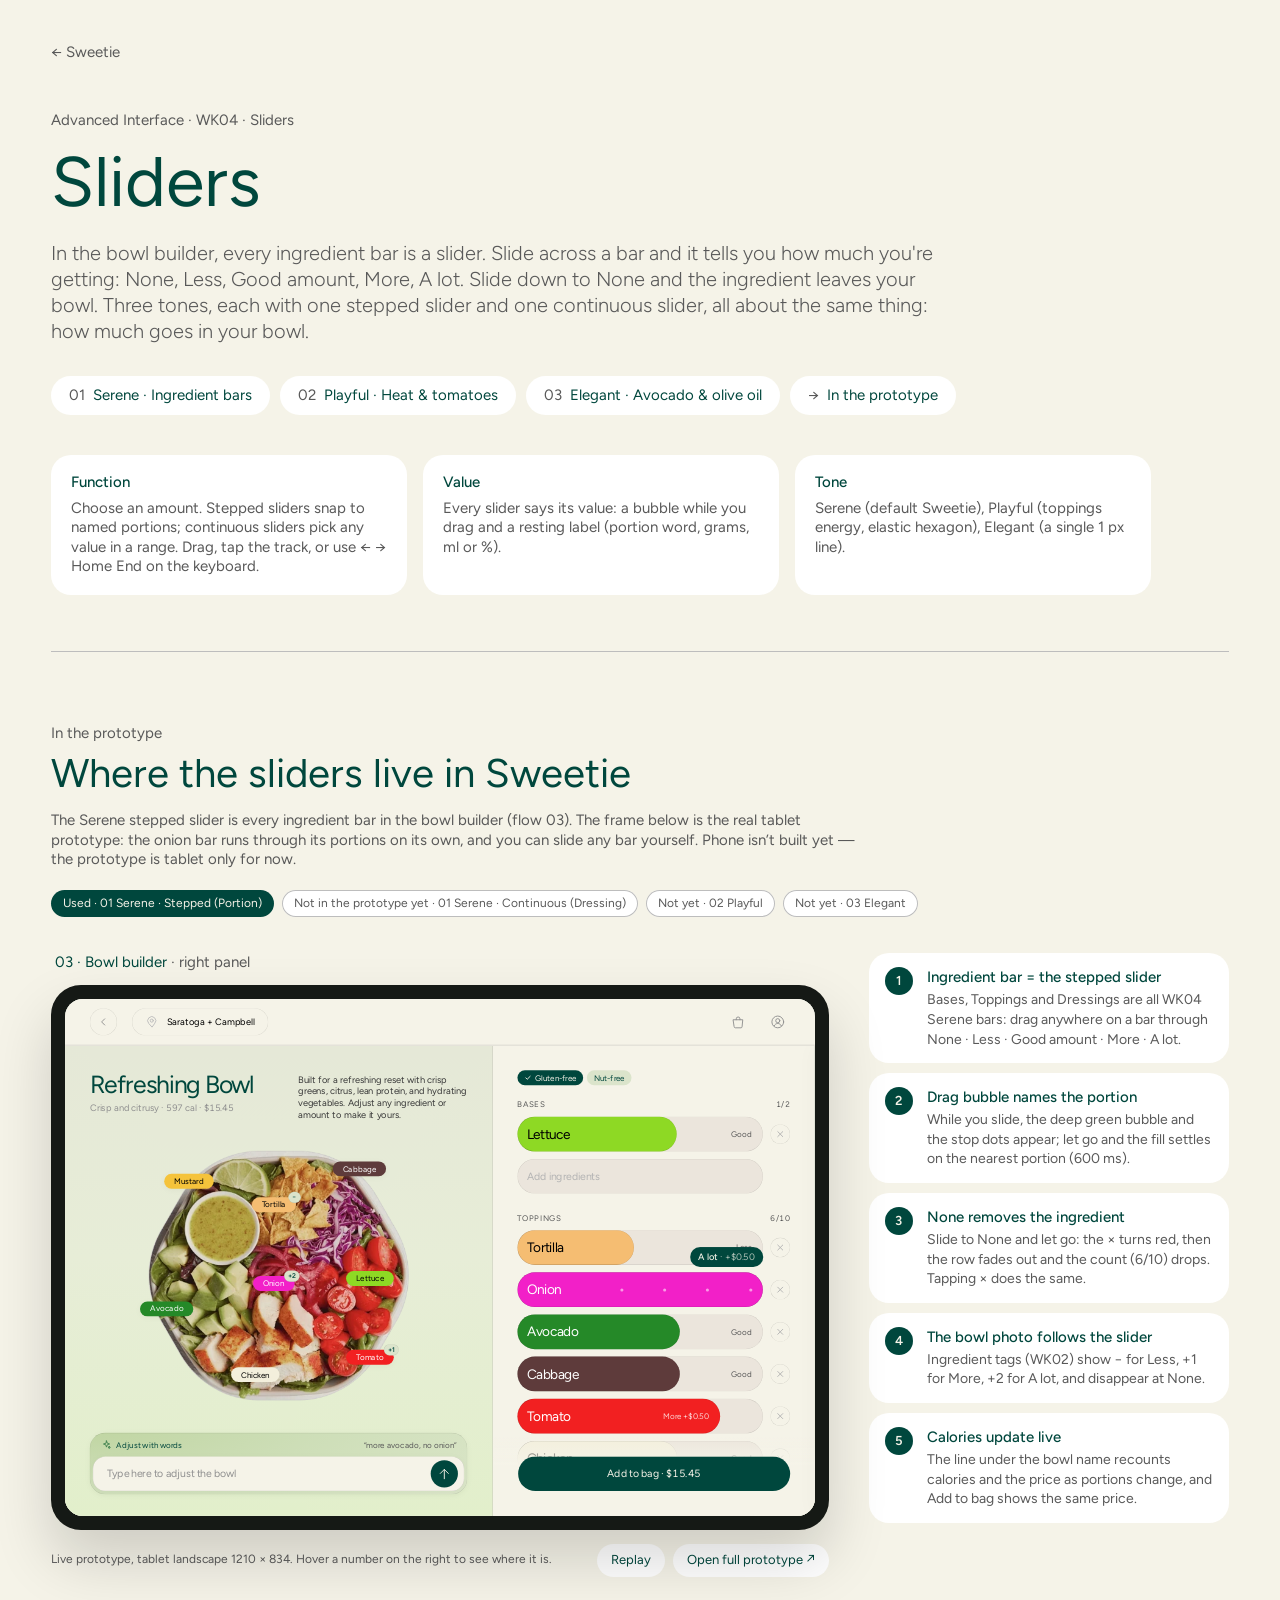
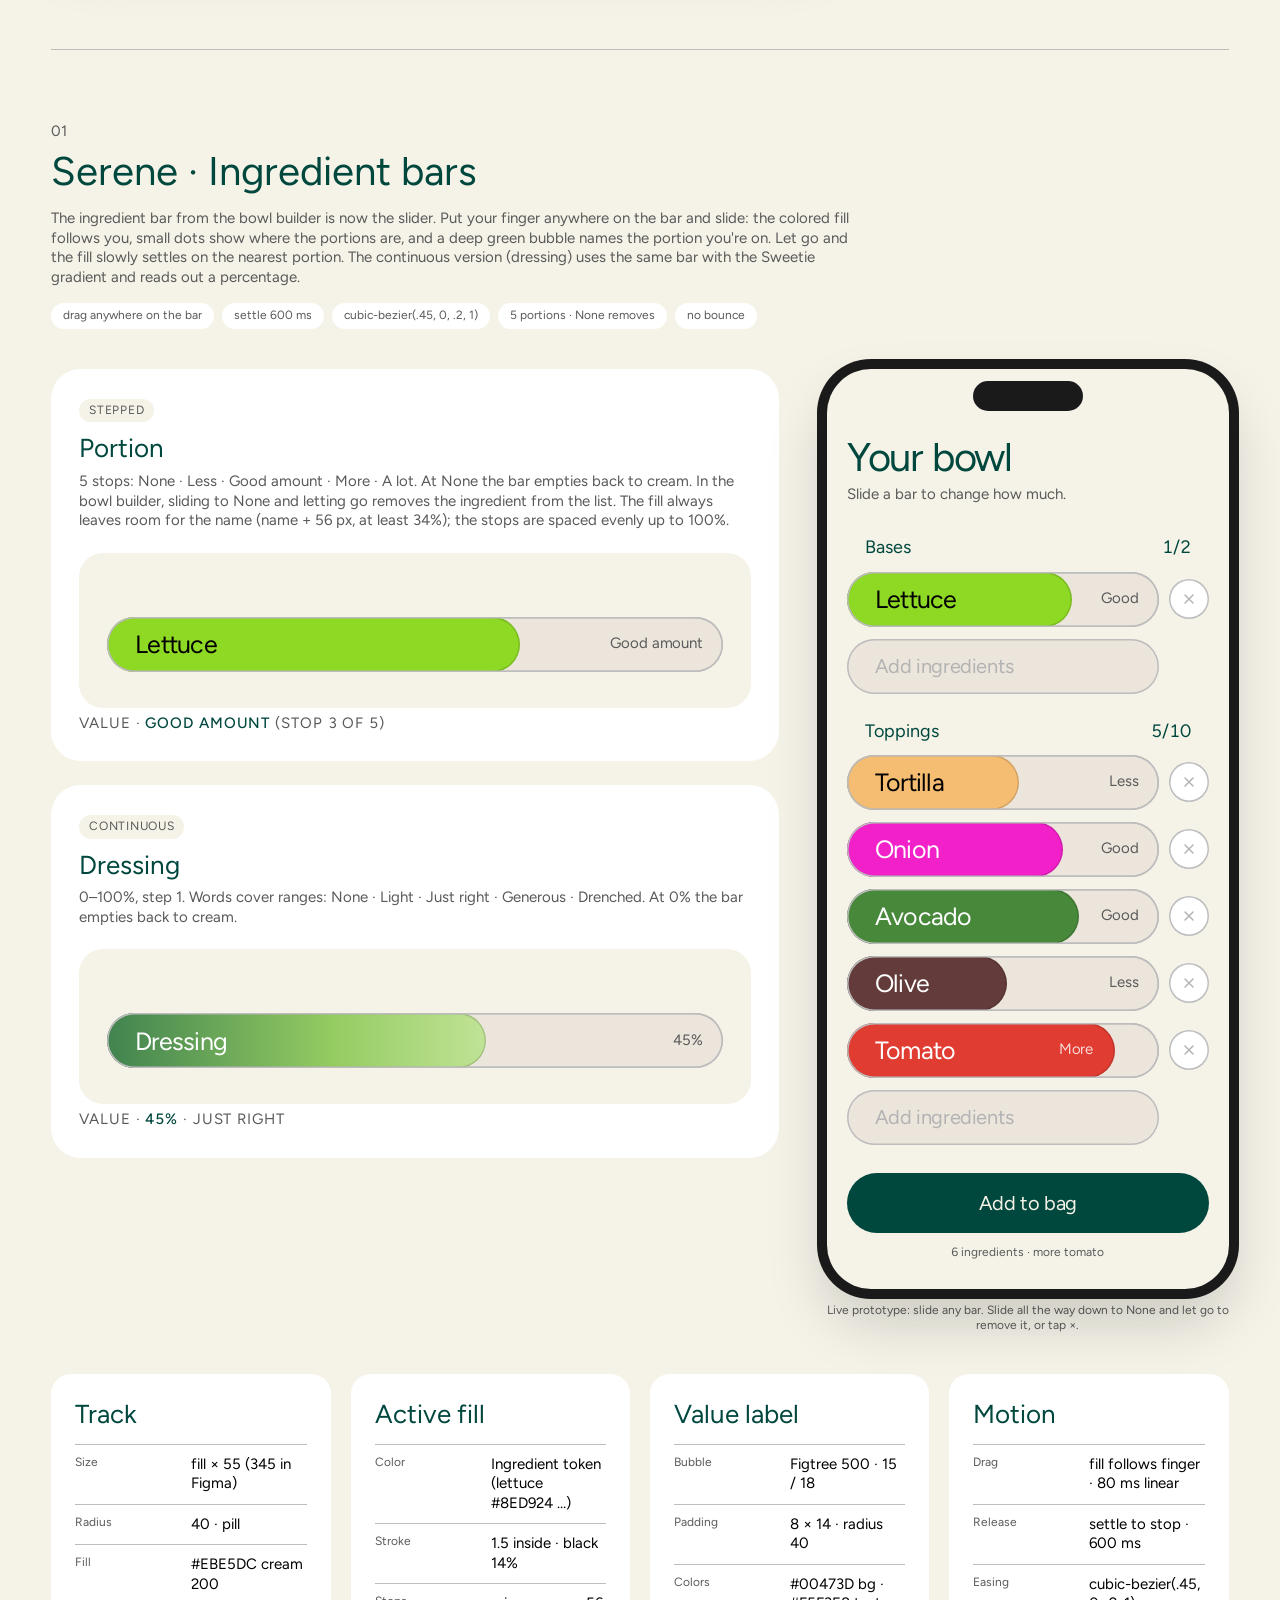
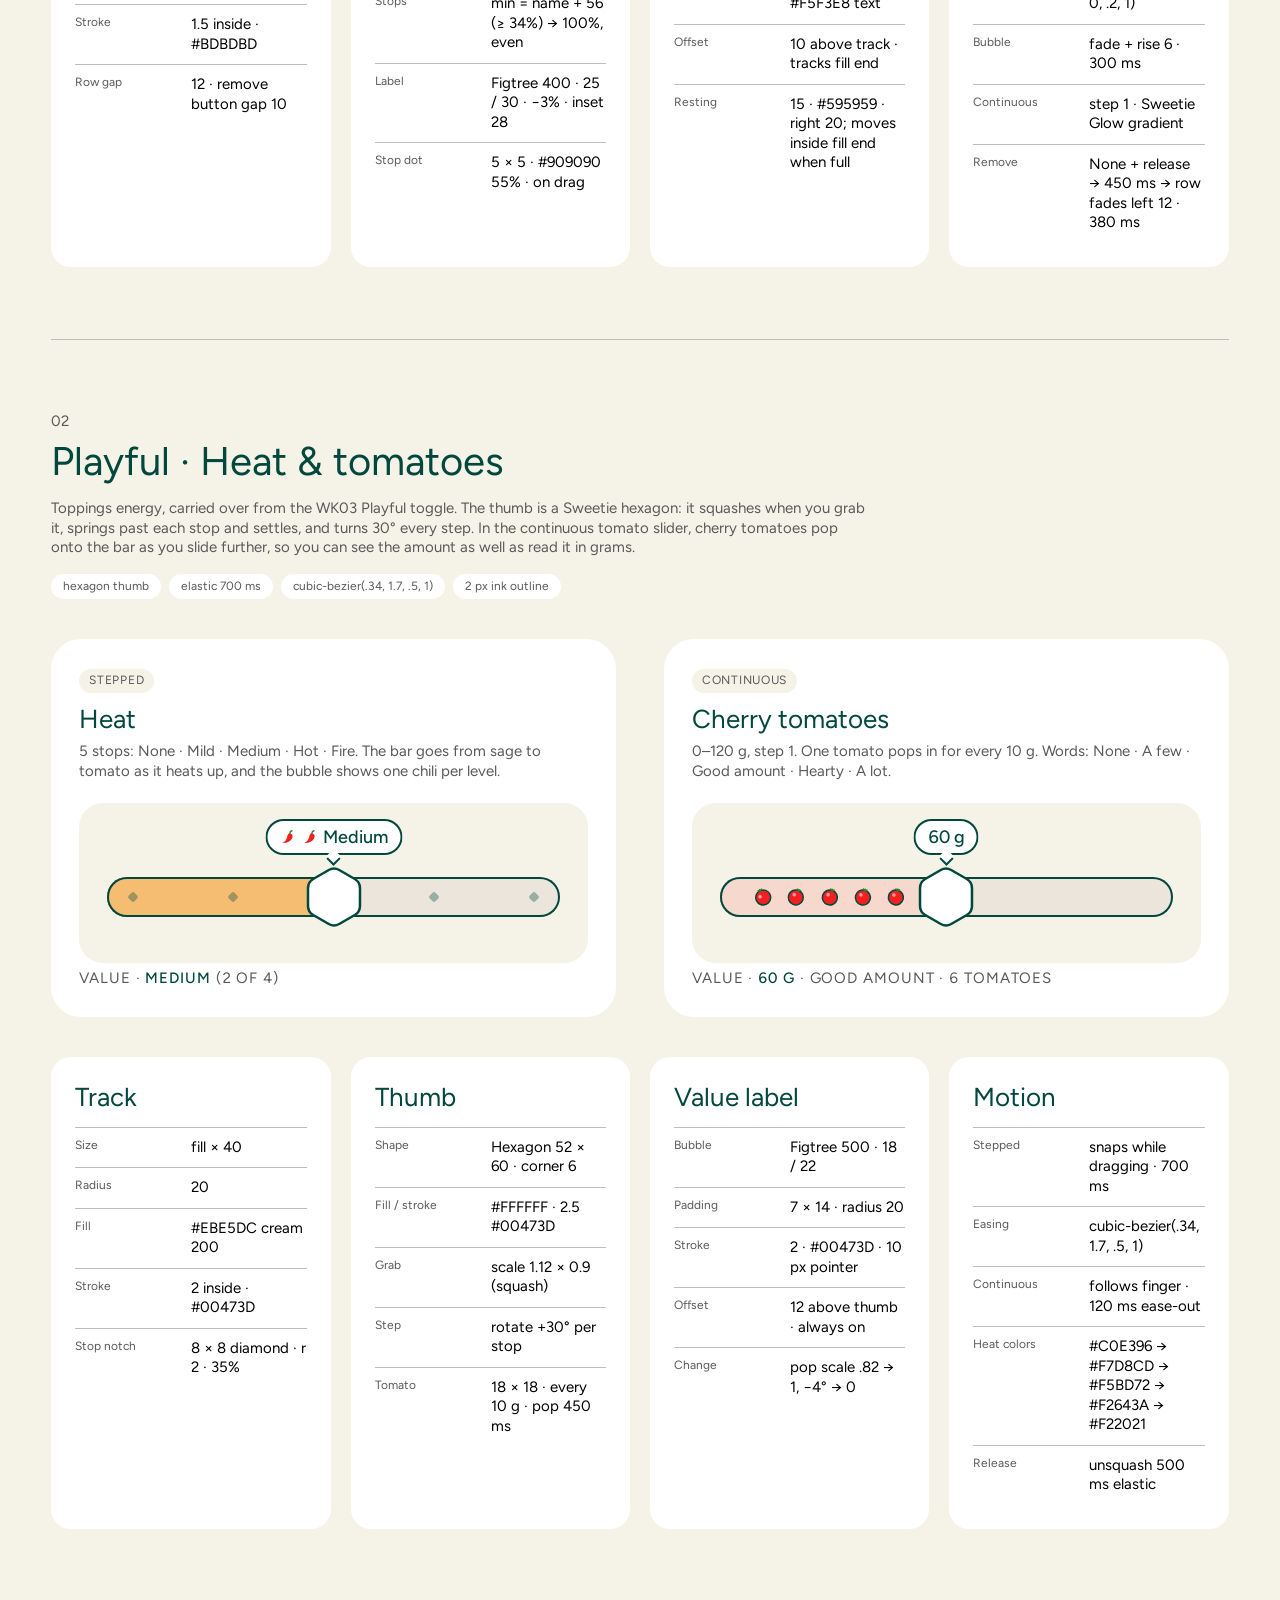
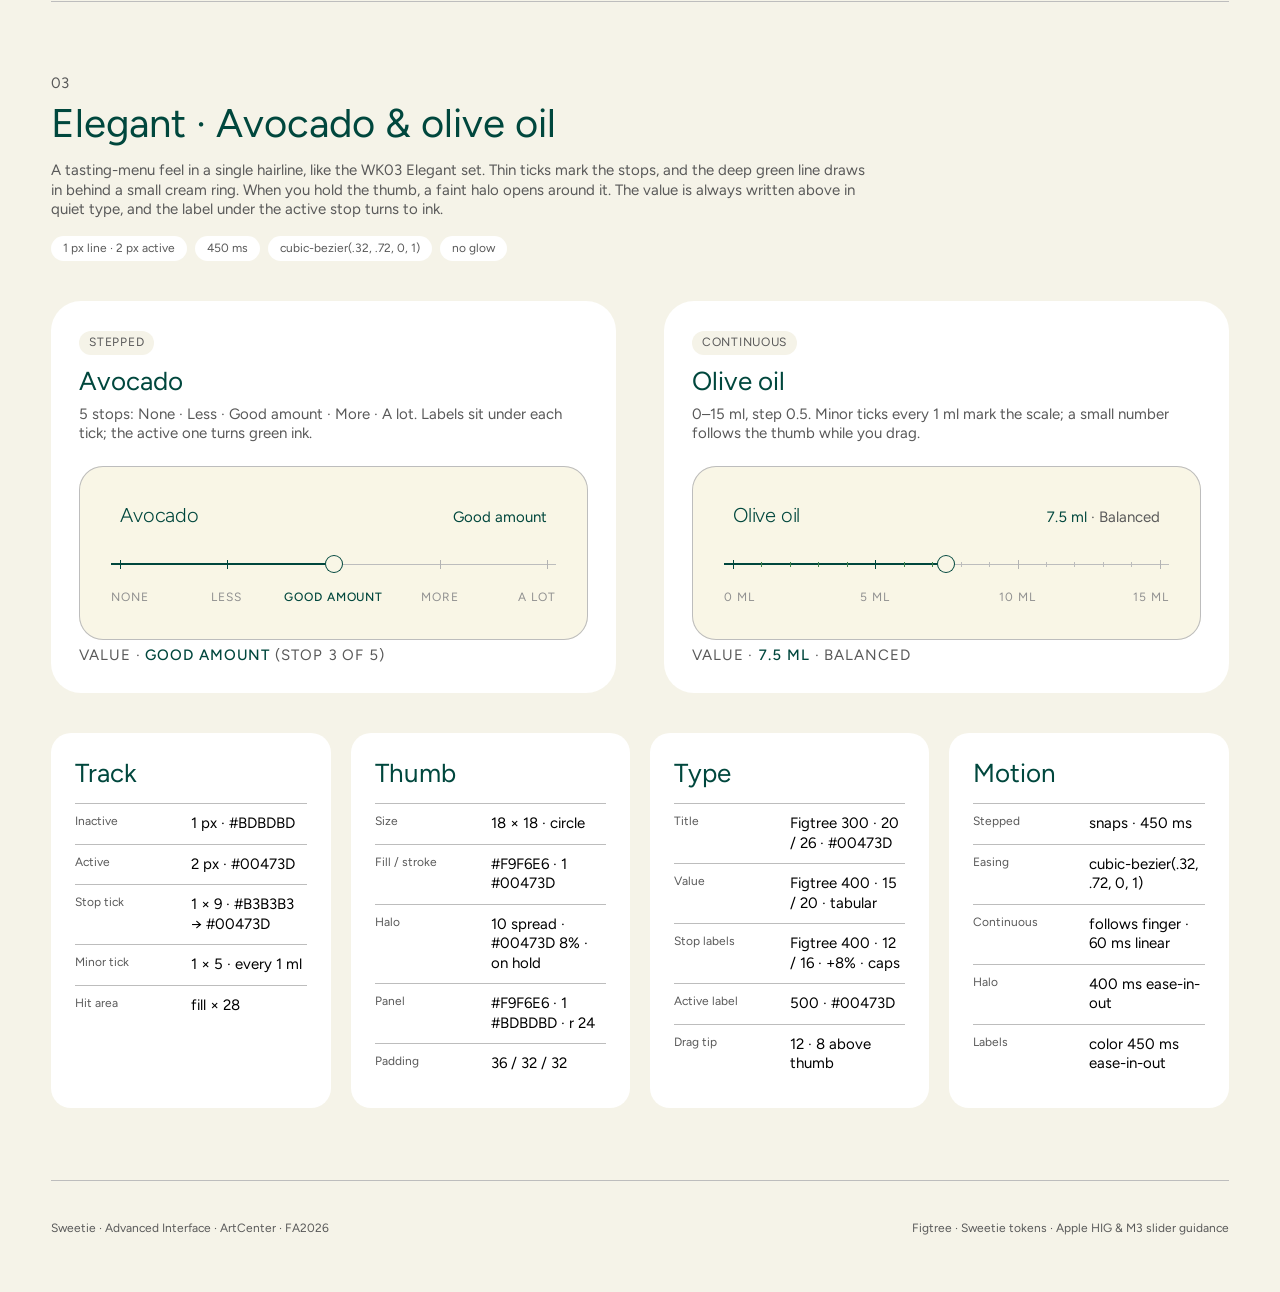
<file: wk04-sliders/index.html>
<!doctype html>
<html lang="en">
<head>
<meta charset="utf-8">
<meta name="viewport" content="width=device-width, initial-scale=1">
<title>Sweetie Sliders — WK04</title>
<meta name="description" content="Sweetie WK04: three slider sets — Serene, Playful, Elegant — each with a stepped and a continuous slider, built on the bowl builder's ingredient bars, with spec.">
<link rel="preconnect" href="https://fonts.googleapis.com">
<link rel="preconnect" href="https://fonts.gstatic.com" crossorigin>
<link href="https://fonts.googleapis.com/css2?family=Figtree:wght@300;400;500;600&display=swap" rel="stylesheet">
<style>
/* ───────────── Sweetie tokens (Figma variables) ───────────── */
:root{
  --green-950:#00473D; --green-800:#258928; --green-700:#41834F; --green-400:#95CC62; --green-200:#C0E396; --green-100:#DBE4CB;
  --cream-50:#F9F6E6; --cream-100:#F5F3E8; --cream-200:#EBE5DC; --white:#FFFFFF;
  --n-950:#000000; --n-800:#393939; --n-600:#595959; --n-500:#909090; --n-400:#B3B3B3; --n-300:#BDBDBD;
  --lettuce:#8ED924; --tortilla:#F5BD72; --onion:#F220C8; --avocado:#258928; --olive:#643B3B; --tomato:#F22021; --radish:#F7D8CD;
  --text-brand:var(--green-950); --text-primary:var(--n-950); --text-secondary:var(--n-600);
  --serene-ease:cubic-bezier(.45,0,.2,1);
  --playful-ease:cubic-bezier(.34,1.7,.5,1);
  --elegant-ease:cubic-bezier(.32,.72,0,1);
  --glow:linear-gradient(90deg,#41834F 0%,#95CC62 60%,#C0E396 100%);
}
*{box-sizing:border-box;margin:0;padding:0}
html{scroll-behavior:smooth}
body{background:var(--cream-100);color:var(--text-primary);font-family:Figtree,system-ui,sans-serif;font-size:18px;line-height:1.3;-webkit-font-smoothing:antialiased}
button{font:inherit;color:inherit;background:none;border:0;cursor:pointer}
a{color:inherit}
svg{display:block}
:focus-visible{outline:2px solid var(--green-950);outline-offset:3px}

/* ───────────── Page shell (same as WK03 / WK05) ───────────── */
.wrap{max-width:1440px;margin:0 auto;padding:0 clamp(16px,4vw,64px)}
header.top{padding:40px 0 56px}
.back{display:inline-flex;gap:8px;font-size:15px;color:var(--text-secondary);text-decoration:none}
.back:hover{color:var(--text-brand)}
.eyebrow{margin-top:48px;font-size:15px;color:var(--text-secondary)}
h1{margin-top:12px;font-weight:400;font-size:clamp(44px,6vw,70px);line-height:1.1;color:var(--text-brand)}
.lede{margin-top:20px;max-width:900px;font-weight:300;font-size:20px;color:var(--text-secondary)}
.jump{display:flex;flex-wrap:wrap;gap:10px;margin-top:32px}
.jump a{display:inline-flex;gap:8px;padding:10px 18px;border-radius:40px;background:var(--white);font-size:15px;text-decoration:none;color:var(--text-brand);transition:background .3s var(--serene-ease)}
.jump a:hover{background:var(--green-100)}
.jump i{font-style:normal;color:var(--text-secondary)}
.req{display:grid;grid-template-columns:repeat(3,minmax(0,1fr));gap:16px;margin-top:40px;max-width:1100px}
.req div{background:var(--white);border-radius:20px;padding:18px 20px;font-size:15px;color:var(--text-secondary)}
.req b{display:block;font-weight:500;color:var(--text-brand);margin-bottom:6px}
@media (max-width:820px){.req{grid-template-columns:1fr}}

section.set{padding:72px 0;border-top:1px solid var(--n-300)}
.set-num{font-size:15px;color:var(--text-secondary)}
.set-title{margin-top:8px;font-weight:400;font-size:40px;line-height:1.1;color:var(--text-brand)}
.set-desc{margin-top:16px;max-width:820px;font-size:15px;color:var(--text-secondary)}
.tokens{display:flex;flex-wrap:wrap;gap:8px;margin-top:16px}
.tokens span{padding:5px 12px;border-radius:40px;background:var(--white);font-size:12px;color:var(--text-secondary)}
.set-body{display:grid;grid-template-columns:minmax(0,1fr) 402px;gap:48px;margin-top:40px;align-items:start}
.set-body.two{grid-template-columns:repeat(2,minmax(0,1fr))}
.set-left{display:grid;gap:24px;min-width:0}
@media (max-width:1060px){.set-body,.set-body.two{grid-template-columns:minmax(0,1fr)}.phone-col{justify-self:center;width:100%;max-width:402px}}
.phone-col{position:sticky;top:24px}
.phone-hint{margin-top:14px;font-size:12px;color:var(--text-secondary);text-align:center}
.panel{background:var(--white);border-radius:30px;padding:28px;min-width:0}
.panel h3{font-weight:400;font-size:26px;color:var(--text-brand)}
.panel>p{margin-top:6px;font-size:15px;color:var(--text-secondary)}
.kind{display:inline-block;margin-bottom:10px;padding:4px 10px;border-radius:40px;background:var(--cream-100);font-size:12px;letter-spacing:.06em;text-transform:uppercase;color:var(--text-secondary)}
.stage{margin-top:22px;border-radius:24px;padding:64px 28px 36px;background:var(--cream-100)}
.readout{margin-top:14px;font-size:12px;letter-spacing:.06em;text-transform:uppercase;color:var(--text-secondary);font-variant-numeric:tabular-nums}
.readout b{font-weight:500;color:var(--text-brand)}
@media (max-width:640px){.panel{padding:20px}.stage{padding:60px 16px 28px}}

/* Spec cards */
.spec{display:grid;grid-template-columns:repeat(4,minmax(0,1fr));gap:20px;margin-top:40px}
@media (max-width:1100px){.spec{grid-template-columns:1fr 1fr}}
@media (max-width:640px){.spec{grid-template-columns:1fr}}
.spec-card{background:var(--white);border-radius:20px;padding:24px}
.spec-card h4{font-weight:400;font-size:26px;color:var(--text-brand);margin-bottom:12px}
.spec-row{display:grid;grid-template-columns:104px minmax(0,1fr);gap:12px;padding:10px 0;border-top:1px solid var(--n-300)}
.spec-row span{font-size:12px;color:var(--text-secondary)}
.spec-row b{font-weight:400;font-size:15px}
footer{display:flex;flex-wrap:wrap;justify-content:space-between;gap:12px;padding:40px 0 56px;border-top:1px solid var(--n-300);font-size:12px;color:var(--text-secondary)}

/* shared slider behaviour */
[role=slider]{touch-action:pan-y;user-select:none;-webkit-user-select:none;-webkit-tap-highlight-color:transparent}

/* ═════════════ SET 1 · SERENE — ingredient bar ═════════════ */
.sbar{position:relative;flex:1;min-width:0;height:55px;border-radius:40px;background:var(--cream-200);box-shadow:inset 0 0 0 1.5px var(--n-300);cursor:ew-resize}
.sbar:focus-visible{outline-offset:4px}
/* track outline lives on its own top layer so the fill can never cover it */
.sbar::after{content:"";position:absolute;inset:0;border-radius:40px;box-shadow:inset 0 0 0 1.5px var(--n-300);pointer-events:none;z-index:2}
.sbar .fill{position:absolute;top:0;bottom:0;left:0;width:calc(var(--p)*100%);border-radius:40px;background:var(--c);box-shadow:inset 0 0 0 1.5px rgba(0,0,0,.14);transition:width .6s var(--serene-ease),background .6s var(--serene-ease),box-shadow .6s var(--serene-ease),opacity .5s var(--serene-ease)}
.sbar.is-zero .fill{opacity:0}
.sbar.is-drag .fill{transition:width .08s linear}
.sbar .name{position:absolute;left:28px;top:50%;transform:translateY(-50%);font-size:25px;line-height:30px;letter-spacing:-.03em;color:var(--ink);white-space:nowrap;pointer-events:none;transition:color .6s var(--serene-ease)}
.sbar.is-zero .name{color:var(--n-600)}
.sbar .portion{position:absolute;right:20px;white-space:nowrap;top:50%;transform:translateY(-50%);font-size:15px;letter-spacing:-.01em;color:var(--n-600);pointer-events:none;transition:color .4s var(--serene-ease),opacity .3s var(--serene-ease)}
.sbar.p-in .portion{right:auto;left:calc(var(--p)*100% - 22px);transform:translate(-100%,-50%);color:var(--ink);opacity:.8;transition:left .6s var(--serene-ease),opacity .3s}
.sbar.p-hide .portion{opacity:0}
.sbar.is-drag .portion,.sbar:focus-visible .portion{opacity:0}
.sbar .stop{position:absolute;top:50%;width:5px;height:5px;margin:-2.5px 0 0 -2.5px;border-radius:50%;background:var(--n-500);opacity:0;transition:opacity .4s var(--serene-ease),background .4s var(--serene-ease);pointer-events:none}
.sbar .stop[data-i="0"]{display:none}
.sbar .stop.on{background:var(--ink);opacity:0}
.sbar.is-drag .stop,.sbar:focus-visible .stop{opacity:.55}
.sbar .bubble{position:absolute;bottom:calc(100% + 10px);left:calc(var(--p)*100%);transform:translate(calc(var(--p)*-100%),6px);padding:8px 14px;border-radius:40px;background:var(--green-950);color:var(--cream-100);font-size:15px;line-height:18px;font-weight:500;white-space:nowrap;opacity:0;pointer-events:none;z-index:3;font-variant-numeric:tabular-nums;transition:opacity .3s var(--serene-ease),transform .3s var(--serene-ease),left .6s var(--serene-ease)}
.sbar.is-drag .bubble{transition:opacity .3s var(--serene-ease),transform .3s var(--serene-ease),left .08s linear}
.sbar.is-drag .bubble,.sbar:focus-visible .bubble{opacity:1;transform:translate(calc(var(--p)*-100%),0)}
.sbar .bubble i{font-style:normal;font-weight:400;opacity:.7}
.sbar.glow .fill{background:var(--glow)}
.sbar.glow.is-zero .fill{opacity:0}

/* Phone — bowl builder */
.phone{width:100%;max-width:402px;border-radius:44px;background:var(--cream-100);box-shadow:0 0 0 10px #1A1A1A,0 30px 60px rgba(0,0,0,.18);padding:56px 20px 28px;position:relative;overflow:hidden}
.phone::before{content:"";position:absolute;top:12px;left:50%;width:110px;height:30px;margin-left:-55px;border-radius:20px;background:#1A1A1A}
.ph-title{font-size:40px;font-weight:400;letter-spacing:-.03em;color:var(--green-950);margin:6px 0 2px}
.ph-sub{font-size:15px;color:var(--n-600);margin-bottom:6px}
.grp-head{display:flex;justify-content:space-between;padding:26px 18px 12px;font-size:18px;color:var(--green-950);font-variant-numeric:tabular-nums}
.rows{display:flex;flex-direction:column;gap:12px}
.irow{display:flex;align-items:center;gap:10px;transition:opacity .4s var(--serene-ease),transform .4s var(--serene-ease)}
.irow.out{opacity:0;transform:translateX(-12px)}
.irow.will-remove .x{color:var(--tomato);box-shadow:inset 0 0 0 1.5px var(--tomato)}
.x{flex:none;width:40px;height:40px;border-radius:50%;display:grid;place-items:center;color:var(--n-400);box-shadow:inset 0 0 0 1.5px var(--n-300);background:var(--white);transition:color .3s,background .3s}
.x:hover{color:var(--green-950);background:var(--cream-200)}
.x svg{width:16px;height:16px;stroke:currentColor;stroke-width:1.5;fill:none;stroke-linecap:round}
.add{display:flex;align-items:center;width:calc(100% - 50px);height:55px;padding:0 28px;border-radius:40px;background:var(--cream-200);box-shadow:inset 0 0 0 1.5px var(--n-300);font-size:20px;letter-spacing:-.02em;color:var(--n-400);text-align:left;transition:color .3s}
.add:hover{color:var(--green-950)}
.add[disabled]{cursor:default;opacity:.5}
.ph-cta{margin-top:28px;width:100%;height:60px;border-radius:40px;background:var(--green-950);color:var(--cream-100);font-size:20px;letter-spacing:-.02em}
.ph-sum{margin-top:12px;text-align:center;font-size:12px;color:var(--n-600);font-variant-numeric:tabular-nums}

/* ═════════════ SET 2 · PLAYFUL — hexagon thumb, elastic snap ═════════════ */
.pslider{position:relative;padding:0 26px;cursor:pointer}
.pslider .rail{position:relative;height:60px}
.pslider .track{position:absolute;left:-26px;right:-26px;top:10px;height:40px;border-radius:20px;background:var(--cream-200);box-shadow:inset 0 0 0 2px var(--green-950)}
.pslider .fill{position:absolute;left:-26px;top:10px;height:40px;width:calc(var(--p)*100% + 26px);border-radius:20px;background:var(--c,var(--radish));box-shadow:inset 0 0 0 2px var(--green-950);transition:width .7s var(--playful-ease),background .4s}
.pslider .thumb{position:absolute;top:0;left:calc(var(--p)*100%);width:52px;height:60px;margin-left:-26px;transition:left .7s var(--playful-ease);z-index:2}
.pslider .thumb svg{width:100%;height:100%;overflow:visible;transition:transform .5s var(--playful-ease)}
.pslider .thumb .hx{transform-origin:26px 30px;transform:rotate(calc(var(--spin,0)*30deg));transition:transform .7s var(--playful-ease)}
.pslider.is-drag .thumb svg{transform:scale(1.12,.9)}
.pslider.is-drag.cont .fill{transition:width .12s ease-out,background .4s}
.pslider.is-drag.cont .thumb{transition:left .12s ease-out}
.pslider .notch{position:absolute;top:30px;width:8px;height:8px;margin:-4px 0 0 -4px;border-radius:2px;background:var(--green-950);opacity:.35;transform:rotate(45deg)}
.pslider .bubble{position:absolute;bottom:calc(100% + 12px);left:calc(var(--p)*100%);transform:translateX(-50%);transition:left .7s var(--playful-ease);z-index:3;pointer-events:none}
.pslider.is-drag.cont .bubble{transition:left .12s ease-out}
.pslider .bubble span{display:flex;align-items:center;gap:6px;padding:7px 14px;border-radius:20px;background:var(--white);box-shadow:inset 0 0 0 2px var(--green-950);font-size:18px;line-height:22px;font-weight:500;color:var(--green-950);white-space:nowrap;font-variant-numeric:tabular-nums}
.pslider .bubble span::after{content:"";position:absolute;left:50%;bottom:-6px;width:10px;height:10px;margin-left:-5px;background:var(--white);box-shadow:2px 2px 0 0 var(--green-950);transform:rotate(45deg)}
.pslider .bubble.pop span{animation:pop .55s var(--playful-ease)}
@keyframes pop{0%{transform:scale(.82) rotate(-4deg)}100%{transform:none}}
.pslider .bubble svg{width:16px;height:16px}
.pslider .piece{position:absolute;top:30px;width:18px;height:18px;margin:-9px 0 0 -9px;transform:scale(0) rotate(-40deg);transition:transform .45s var(--playful-ease);pointer-events:none;z-index:1}
.pslider .piece.on{transform:scale(1) rotate(var(--r,0deg))}
.pslider .piece svg{width:100%;height:100%}

/* ═════════════ SET 3 · ELEGANT — a single hairline ═════════════ */
.eslider{position:relative;padding:0 9px;cursor:pointer}
.eslider .rail{position:relative;height:28px}
.eslider .line{position:absolute;left:-9px;right:-9px;top:14px;height:1px;background:var(--n-300)}
.eslider .active{position:absolute;left:-9px;top:13.5px;height:2px;width:calc(var(--p)*100% + 9px);background:var(--green-950);transition:width .45s var(--elegant-ease)}
.eslider .tick{position:absolute;top:10px;width:1px;height:9px;background:var(--n-400);transition:background .45s}
.eslider .tick.on{background:var(--green-950)}
.eslider .tick.minor{top:12px;height:5px;background:var(--n-300)}
.eslider .tick.minor.on{background:var(--green-700)}
.eslider .thumb{position:absolute;top:5px;left:calc(var(--p)*100%);width:18px;height:18px;margin-left:-9px;border-radius:50%;background:var(--cream-50);box-shadow:inset 0 0 0 1px var(--green-950),0 0 0 0 rgba(0,71,61,.08);transition:left .45s var(--elegant-ease),box-shadow .4s ease-in-out}
.eslider.is-drag .thumb,.eslider:focus-visible .thumb{box-shadow:inset 0 0 0 1px var(--green-950),0 0 0 10px rgba(0,71,61,.08)}
.eslider:focus-visible{outline:none}
.eslider.is-drag.cont .thumb{transition:left .06s linear,box-shadow .4s ease-in-out}
.eslider.is-drag.cont .active{transition:width .06s linear}
.eslider .labels{position:relative;height:18px;margin-top:12px}
.eslider .labels span{position:absolute;top:0;transform:translateX(-50%);font-size:12px;letter-spacing:.08em;text-transform:uppercase;color:var(--n-500);white-space:nowrap;transition:color .45s ease-in-out}
.eslider .labels span:first-child{transform:translateX(-9px)}
.eslider .labels span:last-child{transform:translateX(calc(-100% + 9px))}
.eslider .labels span.on{color:var(--green-950);font-weight:500}
.ehead{display:flex;justify-content:space-between;align-items:baseline;margin-bottom:22px}
.ehead .ttl{font-size:20px;font-weight:300;letter-spacing:-.01em;color:var(--green-950)}
.ehead .val{font-size:15px;color:var(--n-600);font-variant-numeric:tabular-nums}
.ehead .val b{font-weight:400;color:var(--green-950)}
.eslider .tip{position:absolute;bottom:calc(100% + 8px);left:calc(var(--p)*100%);transform:translate(-50%,4px);font-size:12px;color:var(--green-950);font-variant-numeric:tabular-nums;opacity:0;transition:opacity .3s,transform .3s var(--elegant-ease)}
.eslider.is-drag .tip{opacity:1;transform:translate(-50%,0)}
.stage.el{background:var(--cream-50);box-shadow:inset 0 0 0 1px var(--n-300);padding:36px 32px 32px}

/* ───────────── In the prototype (live tablet embed + pins) ───────────── */
.proto{padding:72px 0;border-top:1px solid var(--n-300)}
.proto-grid{display:grid;grid-template-columns:minmax(0,1fr) 360px;gap:40px;margin-top:36px;align-items:start}
.proto-grid+.proto-grid{margin-top:56px}
@media (max-width:1060px){.proto-grid{grid-template-columns:minmax(0,1fr)}}
.tab-name{margin:0 0 12px 4px;font-size:15px;color:var(--text-brand)}
.tab-name span{color:var(--text-secondary)}
.tab{position:relative;border-radius:30px;background:#151915;padding:14px;box-shadow:0 30px 60px rgba(0,0,0,.16)}
.tab-in{position:relative;aspect-ratio:1210/834;overflow:hidden;border-radius:18px;background:var(--cream-100)}
.tab-sc{position:absolute;left:0;top:0;width:1210px;height:834px;transform-origin:0 0;transform:scale(var(--k,.5))}
.tab-sc iframe{display:block;width:1210px;height:834px;border:0}
.pin{position:absolute;width:46px;height:46px;margin:-23px 0 0 -23px;border-radius:50%;background:var(--green-950);color:var(--cream-100);display:grid;place-items:center;font:600 21px/1 Figtree,system-ui,sans-serif;box-shadow:0 0 0 4px rgba(255,255,255,.92),0 6px 16px rgba(0,0,0,.25);pointer-events:none;opacity:0;transform:scale(.6);transition:opacity .35s ease,transform .45s cubic-bezier(.34,1.5,.5,1);animation:pinp 2.6s ease-in-out infinite}
.pin.hot{opacity:1;transform:scale(1.15)}
@keyframes pinp{50%{box-shadow:0 0 0 12px rgba(255,255,255,.3),0 6px 16px rgba(0,0,0,.25)}}
.tab-bar{display:flex;flex-wrap:wrap;justify-content:space-between;align-items:center;gap:10px;margin-top:14px}
.tab-bar small{font-size:12px;color:var(--text-secondary)}
.tab-bar div{display:flex;gap:8px;flex-wrap:wrap}
.tab-bar a,.tab-bar button{padding:8px 14px;border-radius:40px;background:var(--white);font-size:13px;color:var(--text-brand);text-decoration:none;cursor:pointer;border:0;font-family:inherit}
.tab-bar a:hover,.tab-bar button:hover{background:var(--green-100)}
.key{list-style:none;display:grid;gap:10px;margin:0;padding:0}
.key li{display:grid;grid-template-columns:30px minmax(0,1fr);gap:12px;background:var(--white);border-radius:20px;padding:14px 16px;font-size:14px;line-height:1.4;color:var(--text-secondary);transition:background .3s}
.key li{cursor:default}.key li:hover,.key li.on,.key li:focus-visible{background:var(--green-100);outline:none}
.key li i{font-style:normal;width:28px;height:28px;border-radius:50%;background:var(--green-950);color:var(--cream-100);display:grid;place-items:center;font-size:13px;font-weight:600}
.key li b{display:block;font-weight:500;font-size:15px;color:var(--text-brand);margin-bottom:2px}
.usage{display:flex;flex-wrap:wrap;gap:8px;margin-top:20px}
.usage span{padding:6px 12px;border-radius:40px;font-size:12px}
.usage .yes{background:var(--green-950);color:var(--cream-100)}
.usage .no{background:var(--white);color:var(--text-secondary);box-shadow:inset 0 0 0 1px var(--n-300)}
</style>
</head>
<body>
<div class="wrap">
  <header class="top">
    <a class="back" href="../">← Sweetie</a>
    <p class="eyebrow">Advanced Interface · WK04 · Sliders</p>
    <h1>Sliders</h1>
    <p class="lede">In the bowl builder, every ingredient bar is a slider. Slide across a bar and it tells you how much you're getting: None, Less, Good amount, More, A lot. Slide down to None and the ingredient leaves your bowl. Three tones, each with one stepped slider and one continuous slider, all about the same thing: how much goes in your bowl.</p>
    <nav class="jump" aria-label="Sections">
      <a href="#serene"><i>01</i> Serene · Ingredient bars</a>
      <a href="#playful"><i>02</i> Playful · Heat &amp; tomatoes</a>
      <a href="#elegant"><i>03</i> Elegant · Avocado &amp; olive oil</a>
      <a href="#in-prototype"><i>→</i> In the prototype</a>
    </nav>
    <div class="req">
      <div><b>Function</b>Choose an amount. Stepped sliders snap to named portions; continuous sliders pick any value in a range. Drag, tap the track, or use ← → Home End on the keyboard.</div>
      <div><b>Value</b>Every slider says its value: a bubble while you drag and a resting label (portion word, grams, ml or %).</div>
      <div><b>Tone</b>Serene (default Sweetie), Playful (toppings energy, elastic hexagon), Elegant (a single 1 px line).</div>
    </div>
  </header>
</div>

<div class="wrap">
<section class="proto" id="in-prototype">
  <p class="set-num">In the prototype</p>
  <h2 class="set-title">Where the sliders live in Sweetie</h2>
  <p class="set-desc">The Serene stepped slider is every ingredient bar in the bowl builder (flow 03). The frame below is the real tablet prototype: the onion bar runs through its portions on its own, and you can slide any bar yourself. Phone isn’t built yet — the prototype is tablet only for now.</p>
  <div class="usage"><span class="yes">Used · 01 Serene · Stepped (Portion)</span><span class="no">Not in the prototype yet · 01 Serene · Continuous (Dressing)</span><span class="no">Not yet · 02 Playful</span><span class="no">Not yet · 03 Elegant</span></div>
  <div class="proto-grid">
    <div>
      <p class="tab-name">03 · Bowl builder <span>· right panel</span></p>
      <div class="tab"><div class="tab-in"><div class="tab-sc">
        <iframe src="../app/index.html?embed#builder/demo" data-src="../app/index.html?embed#builder/demo" title="Sweetie tablet prototype — 03 · Bowl builder" loading="lazy"></iframe>
        <span class="pin" data-n="1" style="left:704px;top:219px">1</span><span class="pin" data-n="2" style="left:704px;top:471px">2</span><span class="pin" data-n="3" style="left:1186px;top:219px">3</span><span class="pin" data-n="4" style="left:560px;top:578px">4</span><span class="pin" data-n="5" style="left:310px;top:177px">5</span>
      </div></div></div>
      <div class="tab-bar"><small>Live prototype, tablet landscape 1210 × 834. Hover a number on the right to see where it is.</small><div><button type="button" data-act="replay">Replay</button><a href="../app/index.html#builder" target="_blank" rel="noopener">Open full prototype ↗</a></div></div>
    </div>
    <ol class="key"><li data-pin="1"><i>1</i><span><b>Ingredient bar = the stepped slider</b>Bases, Toppings and Dressings are all WK04 Serene bars: drag anywhere on a bar through None · Less · Good amount · More · A lot.</span></li><li data-pin="2"><i>2</i><span><b>Drag bubble names the portion</b>While you slide, the deep green bubble and the stop dots appear; let go and the fill settles on the nearest portion (600 ms).</span></li><li data-pin="3"><i>3</i><span><b>None removes the ingredient</b>Slide to None and let go: the × turns red, then the row fades out and the count (6/10) drops. Tapping × does the same.</span></li><li data-pin="4"><i>4</i><span><b>The bowl photo follows the slider</b>Ingredient tags (WK02) show − for Less, +1 for More, +2 for A lot, and disappear at None.</span></li><li data-pin="5"><i>5</i><span><b>Calories update live</b>The line under the bowl name recounts calories and the price as portions change, and Add to bag shows the same price.</span></li></ol>
  </div>
</section>
</div>

<main class="wrap">

<!-- ═════════════ SET 01 · SERENE ═════════════ -->
<section class="set" id="serene">
  <p class="set-num">01</p>
  <h2 class="set-title">Serene · Ingredient bars</h2>
  <p class="set-desc">The ingredient bar from the bowl builder is now the slider. Put your finger anywhere on the bar and slide: the colored fill follows you, small dots show where the portions are, and a deep green bubble names the portion you're on. Let go and the fill slowly settles on the nearest portion. The continuous version (dressing) uses the same bar with the Sweetie gradient and reads out a percentage.</p>
  <div class="tokens"><span>drag anywhere on the bar</span><span>settle 600 ms</span><span>cubic-bezier(.45, 0, .2, 1)</span><span>5 portions · None removes</span><span>no bounce</span></div>
  <div class="set-body">
    <div class="set-left">
      <div class="panel">
        <span class="kind">Stepped</span>
        <h3>Portion</h3>
        <p>5 stops: None · Less · Good amount · More · A lot. At None the bar empties back to cream. In the bowl builder, sliding to None and letting go removes the ingredient from the list. The fill always leaves room for the name (name + 56 px, at least 34%); the stops are spaced evenly up to 100%.</p>
        <div class="stage"><div id="s-step"></div></div>
        <p class="readout" id="s-step-out"></p>
      </div>
      <div class="panel">
        <span class="kind">Continuous</span>
        <h3>Dressing</h3>
        <p>0–100%, step 1. Words cover ranges: None · Light · Just right · Generous · Drenched. At 0% the bar empties back to cream.</p>
        <div class="stage"><div id="s-cont"></div></div>
        <p class="readout" id="s-cont-out"></p>
      </div>
    </div>
    <div class="phone-col">
      <div class="phone" id="builder">
        <div class="ph-title">Your bowl</div>
        <div class="ph-sub">Slide a bar to change how much.</div>
        <div class="grp-head"><span>Bases</span><span id="c-bases"></span></div>
        <div class="rows" id="r-bases"></div>
        <div class="grp-head"><span>Toppings</span><span id="c-tops"></span></div>
        <div class="rows" id="r-tops"></div>
        <button class="ph-cta" type="button">Add to bag</button>
        <p class="ph-sum" id="ph-sum"></p>
      </div>
      <p class="phone-hint">Live prototype: slide any bar. Slide all the way down to None and let go to remove it, or tap ×.</p>
    </div>
  </div>
  <div class="spec">
    <div class="spec-card"><h4>Track</h4>
      <div class="spec-row"><span>Size</span><b>fill × 55 (345 in Figma)</b></div>
      <div class="spec-row"><span>Radius</span><b>40 · pill</b></div>
      <div class="spec-row"><span>Fill</span><b>#EBE5DC cream 200</b></div>
      <div class="spec-row"><span>Stroke</span><b>1.5 inside · #BDBDBD</b></div>
      <div class="spec-row"><span>Row gap</span><b>12 · remove button gap 10</b></div>
    </div>
    <div class="spec-card"><h4>Active fill</h4>
      <div class="spec-row"><span>Color</span><b>Ingredient token (lettuce #8ED924 …)</b></div>
      <div class="spec-row"><span>Stroke</span><b>1.5 inside · black 14%</b></div>
      <div class="spec-row"><span>Stops</span><b>min = name + 56 (≥ 34%) → 100%, even</b></div>
      <div class="spec-row"><span>Label</span><b>Figtree 400 · 25 / 30 · −3% · inset 28</b></div>
      <div class="spec-row"><span>Stop dot</span><b>5 × 5 · #909090 55% · on drag</b></div>
    </div>
    <div class="spec-card"><h4>Value label</h4>
      <div class="spec-row"><span>Bubble</span><b>Figtree 500 · 15 / 18</b></div>
      <div class="spec-row"><span>Padding</span><b>8 × 14 · radius 40</b></div>
      <div class="spec-row"><span>Colors</span><b>#00473D bg · #F5F3E8 text</b></div>
      <div class="spec-row"><span>Offset</span><b>10 above track · tracks fill end</b></div>
      <div class="spec-row"><span>Resting</span><b>15 · #595959 · right 20; moves inside fill end when full</b></div>
    </div>
    <div class="spec-card"><h4>Motion</h4>
      <div class="spec-row"><span>Drag</span><b>fill follows finger · 80 ms linear</b></div>
      <div class="spec-row"><span>Release</span><b>settle to stop · 600 ms</b></div>
      <div class="spec-row"><span>Easing</span><b>cubic-bezier(.45, 0, .2, 1)</b></div>
      <div class="spec-row"><span>Bubble</span><b>fade + rise 6 · 300 ms</b></div>
      <div class="spec-row"><span>Continuous</span><b>step 1 · Sweetie Glow gradient</b></div>
      <div class="spec-row"><span>Remove</span><b>None + release → 450 ms → row fades left 12 · 380 ms</b></div>
    </div>
  </div>
</section>

<!-- ═════════════ SET 02 · PLAYFUL ═════════════ -->
<section class="set" id="playful">
  <p class="set-num">02</p>
  <h2 class="set-title">Playful · Heat &amp; tomatoes</h2>
  <p class="set-desc">Toppings energy, carried over from the WK03 Playful toggle. The thumb is a Sweetie hexagon: it squashes when you grab it, springs past each stop and settles, and turns 30° every step. In the continuous tomato slider, cherry tomatoes pop onto the bar as you slide further, so you can see the amount as well as read it in grams.</p>
  <div class="tokens"><span>hexagon thumb</span><span>elastic 700 ms</span><span>cubic-bezier(.34, 1.7, .5, 1)</span><span>2 px ink outline</span></div>
  <div class="set-body two">
    <div class="panel">
      <span class="kind">Stepped</span>
      <h3>Heat</h3>
      <p>5 stops: None · Mild · Medium · Hot · Fire. The bar goes from sage to tomato as it heats up, and the bubble shows one chili per level.</p>
      <div class="stage"><div id="p-step"></div></div>
      <p class="readout" id="p-step-out"></p>
    </div>
    <div class="panel">
      <span class="kind">Continuous</span>
      <h3>Cherry tomatoes</h3>
      <p>0–120 g, step 1. One tomato pops in for every 10 g. Words: None · A few · Good amount · Hearty · A lot.</p>
      <div class="stage"><div id="p-cont"></div></div>
      <p class="readout" id="p-cont-out"></p>
    </div>
  </div>
  <div class="spec">
    <div class="spec-card"><h4>Track</h4>
      <div class="spec-row"><span>Size</span><b>fill × 40</b></div>
      <div class="spec-row"><span>Radius</span><b>20</b></div>
      <div class="spec-row"><span>Fill</span><b>#EBE5DC cream 200</b></div>
      <div class="spec-row"><span>Stroke</span><b>2 inside · #00473D</b></div>
      <div class="spec-row"><span>Stop notch</span><b>8 × 8 diamond · r 2 · 35%</b></div>
    </div>
    <div class="spec-card"><h4>Thumb</h4>
      <div class="spec-row"><span>Shape</span><b>Hexagon 52 × 60 · corner 6</b></div>
      <div class="spec-row"><span>Fill / stroke</span><b>#FFFFFF · 2.5 #00473D</b></div>
      <div class="spec-row"><span>Grab</span><b>scale 1.12 × 0.9 (squash)</b></div>
      <div class="spec-row"><span>Step</span><b>rotate +30° per stop</b></div>
      <div class="spec-row"><span>Tomato</span><b>18 × 18 · every 10 g · pop 450 ms</b></div>
    </div>
    <div class="spec-card"><h4>Value label</h4>
      <div class="spec-row"><span>Bubble</span><b>Figtree 500 · 18 / 22</b></div>
      <div class="spec-row"><span>Padding</span><b>7 × 14 · radius 20</b></div>
      <div class="spec-row"><span>Stroke</span><b>2 · #00473D · 10 px pointer</b></div>
      <div class="spec-row"><span>Offset</span><b>12 above thumb · always on</b></div>
      <div class="spec-row"><span>Change</span><b>pop scale .82 → 1, −4° → 0</b></div>
    </div>
    <div class="spec-card"><h4>Motion</h4>
      <div class="spec-row"><span>Stepped</span><b>snaps while dragging · 700 ms</b></div>
      <div class="spec-row"><span>Easing</span><b>cubic-bezier(.34, 1.7, .5, 1)</b></div>
      <div class="spec-row"><span>Continuous</span><b>follows finger · 120 ms ease-out</b></div>
      <div class="spec-row"><span>Heat colors</span><b>#C0E396 → #F7D8CD → #F5BD72 → #F2643A → #F22021</b></div>
      <div class="spec-row"><span>Release</span><b>unsquash 500 ms elastic</b></div>
    </div>
  </div>
</section>

<!-- ═════════════ SET 03 · ELEGANT ═════════════ -->
<section class="set" id="elegant">
  <p class="set-num">03</p>
  <h2 class="set-title">Elegant · Avocado &amp; olive oil</h2>
  <p class="set-desc">A tasting-menu feel in a single hairline, like the WK03 Elegant set. Thin ticks mark the stops, and the deep green line draws in behind a small cream ring. When you hold the thumb, a faint halo opens around it. The value is always written above in quiet type, and the label under the active stop turns to ink.</p>
  <div class="tokens"><span>1 px line · 2 px active</span><span>450 ms</span><span>cubic-bezier(.32, .72, 0, 1)</span><span>no glow</span></div>
  <div class="set-body two">
    <div class="panel">
      <span class="kind">Stepped</span>
      <h3>Avocado</h3>
      <p>5 stops: None · Less · Good amount · More · A lot. Labels sit under each tick; the active one turns green ink.</p>
      <div class="stage el"><div id="e-step"></div></div>
      <p class="readout" id="e-step-out"></p>
    </div>
    <div class="panel">
      <span class="kind">Continuous</span>
      <h3>Olive oil</h3>
      <p>0–15 ml, step 0.5. Minor ticks every 1 ml mark the scale; a small number follows the thumb while you drag.</p>
      <div class="stage el"><div id="e-cont"></div></div>
      <p class="readout" id="e-cont-out"></p>
    </div>
  </div>
  <div class="spec">
    <div class="spec-card"><h4>Track</h4>
      <div class="spec-row"><span>Inactive</span><b>1 px · #BDBDBD</b></div>
      <div class="spec-row"><span>Active</span><b>2 px · #00473D</b></div>
      <div class="spec-row"><span>Stop tick</span><b>1 × 9 · #B3B3B3 → #00473D</b></div>
      <div class="spec-row"><span>Minor tick</span><b>1 × 5 · every 1 ml</b></div>
      <div class="spec-row"><span>Hit area</span><b>fill × 28</b></div>
    </div>
    <div class="spec-card"><h4>Thumb</h4>
      <div class="spec-row"><span>Size</span><b>18 × 18 · circle</b></div>
      <div class="spec-row"><span>Fill / stroke</span><b>#F9F6E6 · 1 #00473D</b></div>
      <div class="spec-row"><span>Halo</span><b>10 spread · #00473D 8% · on hold</b></div>
      <div class="spec-row"><span>Panel</span><b>#F9F6E6 · 1 #BDBDBD · r 24</b></div>
      <div class="spec-row"><span>Padding</span><b>36 / 32 / 32</b></div>
    </div>
    <div class="spec-card"><h4>Type</h4>
      <div class="spec-row"><span>Title</span><b>Figtree 300 · 20 / 26 · #00473D</b></div>
      <div class="spec-row"><span>Value</span><b>Figtree 400 · 15 / 20 · tabular</b></div>
      <div class="spec-row"><span>Stop labels</span><b>Figtree 400 · 12 / 16 · +8% · caps</b></div>
      <div class="spec-row"><span>Active label</span><b>500 · #00473D</b></div>
      <div class="spec-row"><span>Drag tip</span><b>12 · 8 above thumb</b></div>
    </div>
    <div class="spec-card"><h4>Motion</h4>
      <div class="spec-row"><span>Stepped</span><b>snaps · 450 ms</b></div>
      <div class="spec-row"><span>Easing</span><b>cubic-bezier(.32, .72, 0, 1)</b></div>
      <div class="spec-row"><span>Continuous</span><b>follows finger · 60 ms linear</b></div>
      <div class="spec-row"><span>Halo</span><b>400 ms ease-in-out</b></div>
      <div class="spec-row"><span>Labels</span><b>color 450 ms ease-in-out</b></div>
    </div>
  </div>
</section>

</main>

<div class="wrap"><footer><span>Sweetie · Advanced Interface · ArtCenter · FA2026</span><span>Figtree · Sweetie tokens · Apple HIG &amp; M3 slider guidance</span></footer></div>

<script>
/* ═════════════ Slider engine (one behaviour, any look) ═════════════
   o = { stops:[labels] | min,max,step ; value ; range:[a,b] (visual fraction the value spans)
         snapLive (stepped: snap while dragging) ; text(v) -> aria-valuetext ; onChange(v,state) } */
const clamp=(n,a,b)=>Math.min(b,Math.max(a,n));
function slider(el,o){
  const stepped=!!o.stops, n=stepped?o.stops.length:0, rail=o.rail||el;
  const R=()=>o.range||[0,1];
  const min=stepped?0:o.min, max=stepped?n-1:o.max, step=stepped?1:(o.step||1);
  let v=o.value, drag=false;
  const tOf=x=>(x-min)/(max-min);
  const q=x=>clamp(Math.round((x-min)/step)*step+min,min,max);
  el.setAttribute('role','slider'); el.tabIndex=0;
  el.setAttribute('aria-valuemin',min); el.setAttribute('aria-valuemax',max);
  if(o.label) el.setAttribute('aria-label',o.label);
  function paint(t){const [A,B]=R();el.style.setProperty('--p',(A+t*(B-A)).toFixed(4));el.style.setProperty('--t',t.toFixed(4));}
  function set(nv,tp){
    nv=q(nv); const changed=nv!==v; v=nv;
    el.setAttribute('aria-valuenow',v); el.setAttribute('aria-valuetext',o.text(v));
    paint(tp==null?tOf(v):tp);
    o.onChange&&o.onChange(v,{drag,changed,t:tp==null?tOf(v):tp});
  }
  function at(e){
    const [A,B]=R(), r=rail.getBoundingClientRect(), f=(e.clientX-r.left)/r.width;
    const t=clamp((f-A)/(B-A),0,1), nv=q(min+t*(max-min));
    set(nv,(stepped&&!o.snapLive)?t:(stepped?tOf(nv):t));
  }
  el.addEventListener('pointerdown',e=>{
    if(e.button>0) return;
    drag=true; el.classList.add('is-drag'); el.setPointerCapture(e.pointerId); at(e);
  });
  el.addEventListener('pointermove',e=>{if(drag) at(e)});
  const end=()=>{if(!drag) return; drag=false; el.classList.remove('is-drag'); set(v);};
  el.addEventListener('pointerup',end); el.addEventListener('pointercancel',end); el.addEventListener('lostpointercapture',end);
  el.addEventListener('keydown',e=>{
    const big=stepped?1:Math.max(step,(max-min)/10);
    const k={ArrowRight:step,ArrowUp:step,ArrowLeft:-step,ArrowDown:-step,PageUp:big,PageDown:-big}[e.key];
    if(k!=null){e.preventDefault();set(v+k);}
    else if(e.key==='Home'){e.preventDefault();set(min);}
    else if(e.key==='End'){e.preventDefault();set(max);}
  });
  set(v);
  return {get:()=>v,set,el};
}

/* ═════════════ 01 · SERENE ═════════════ */
const PORTIONS=['None','Less','Good amount','More','A lot'];
const SHORT=['None','Less','Good','More','A lot']; // resting label on narrow bars
const ING={
  Lettuce:{c:'var(--lettuce)',ink:'#000'}, Kale:{c:'#41834F',ink:'#fff'}, 'Wild rice':{c:'#8A6A4F',ink:'#fff'},
  Tortilla:{c:'var(--tortilla)',ink:'#000'}, Onion:{c:'var(--onion)',ink:'#fff'}, Avocado:{c:'#47883A',ink:'#fff'},
  Olive:{c:'var(--olive)',ink:'#fff'}, Tomato:{c:'#E03C31',ink:'#fff'}, Cucumber:{c:'#C0E396',ink:'#000'},
  Radish:{c:'var(--radish)',ink:'#000'}, Chickpea:{c:'#E9CB8F',ink:'#000'}, Corn:{c:'#F5BD72',ink:'#000'},
};
const BARS=[];
function serenebar(host,name,value,opts={}){
  const el=document.createElement('div'); el.className='sbar'+(opts.glow?' glow':'');
  const I=ING[name]||{c:'var(--lettuce)',ink:'#000'};
  el.style.setProperty('--c',I.c); el.style.setProperty('--ink',opts.glow?'#fff':I.ink);
  const stops=opts.cont?'':PORTIONS.map((_,i)=>`<i class="stop" data-i="${i}"></i>`).join('');
  el.innerHTML=`<span class="fill"></span>${stops}<span class="name">${name}</span><span class="portion"></span><span class="bubble"></span>`;
  host.appendChild(el);
  const nm=el.querySelector('.name'), portion=el.querySelector('.portion'), bub=el.querySelector('.bubble'), dots=[...el.querySelectorAll('.stop')];
  const range=[.34,1];
  // the shortest portion always leaves room for the name: min fill = name + 28 inset + 28 breathing
  function layout(){
    const W=el.clientWidth; if(!W) return;
    range[0]=clamp((nm.offsetWidth+56)/W,opts.cont?.3:.34,.6);
    dots.forEach((d,i)=>d.style.left=`calc(${(range[0]+i/(dots.length-1)*(1-range[0]))*100}% - 22px)`);
    place();
  }
  // resting label: right of the empty track; inside the fill end if no room; hidden if it would touch the name
  function place(){
    const W=el.clientWidth, p=parseFloat(el.style.getPropertyValue('--p'))||0, lw=portion.offsetWidth;
    if(!W) return;
    const end=p*W, inside=end+12>W-20-lw, hide=inside&&(end-22-lw<28+nm.offsetWidth+12);
    el.classList.toggle('p-in',inside&&!hide); el.classList.toggle('p-hide',hide);
  }
  let api;
  if(opts.cont){
    const word=v=>v===0?'None':v<=25?'Light':v<=60?'Just right':v<=85?'Generous':'Drenched';
    api=slider(el,{min:0,max:100,step:1,value,range,label:name,text:v=>`${v}%, ${word(v)}`,
      onChange(v,st){bub.innerHTML=`${v}% <i>· ${word(v)}</i>`;portion.textContent=`${v}%`;
        el.classList.toggle('is-zero',v===0);place();opts.onChange&&opts.onChange(v,word(v));}});
  } else {
    api=slider(el,{stops:PORTIONS,value,range,label:name+' portion',text:i=>PORTIONS[i],
      onChange(i,st){
        bub.innerHTML=i===0&&opts.removable?'None <i>· let go to remove</i>':PORTIONS[i];
        portion.textContent=(el.clientWidth<400?SHORT:PORTIONS)[i];
        el.classList.toggle('is-zero',i===0);
        dots.forEach((d,k)=>d.classList.toggle('on',k<=i));
        if(!st.drag) place();
        opts.onChange&&opts.onChange(i,PORTIONS[i],st);}});
  }
  BARS.push({el,layout,api}); layout(); api.set(api.get());
  return api;
}
const relayout=()=>{for(let i=BARS.length-1;i>=0;i--){const b=BARS[i]; if(!b.el.isConnected){BARS.splice(i,1);continue;} b.layout(); b.api.set(b.api.get());}};
addEventListener('resize',relayout); document.fonts&&document.fonts.ready.then(relayout);
// Demo panels
const sStepOut=document.getElementById('s-step-out'), sContOut=document.getElementById('s-cont-out');
serenebar(document.getElementById('s-step'),'Lettuce',2,{onChange:(i,w)=>sStepOut.innerHTML=`Value · <b>${w}</b> (stop ${i+1} of 5)${i===0?' · in the bowl builder this removes the ingredient':''}`});
serenebar(document.getElementById('s-cont'),'Dressing',45,{cont:true,glow:true,onChange:(v,w)=>sContOut.innerHTML=`Value · <b>${v}%</b> · ${w}`});
document.getElementById('s-step').style.display='flex';
document.getElementById('s-cont').style.display='flex';

// Bowl builder (phone)
const X='<svg viewBox="0 0 16 16"><path d="M4 4l8 8M12 4l-8 8"/></svg>';
const GROUPS={bases:{max:2,list:[['Lettuce',2]],pool:['Kale','Wild rice']},
              tops:{max:10,list:[['Tortilla',1],['Onion',2],['Avocado',2],['Olive',1],['Tomato',3]],pool:['Cucumber','Radish','Chickpea','Corn']}};
const state={};
function renderGroup(key){
  const g=GROUPS[key], host=document.getElementById('r-'+key); host.innerHTML='';
  g.list.forEach(entry=>{
    const [name,val]=entry;
    const row=document.createElement('div'); row.className='irow'; host.appendChild(row);
    let timer=null, gone=false;
    const remove=()=>{
      if(gone) return; gone=true; row.classList.add('out');
      const rows=[...host.querySelectorAll('.irow')], at=rows.indexOf(row), hadFocus=row.contains(document.activeElement);
      setTimeout(()=>{
        const k=g.list.indexOf(entry); if(k>-1) g.list.splice(k,1); g.pool.unshift(name); renderGroup(key);
        if(hadFocus){const n=host.querySelectorAll('.sbar')[at]||host.querySelector('.add')||host.querySelectorAll('.sbar')[at-1]; n&&n.focus({preventScroll:true});}
      },380);
    };
    // sliding to None and letting go removes the ingredient (keyboard: after a short pause at None)
    serenebar(row,name,val,{removable:true,onChange:(i,w,st)=>{
      entry[1]=i; summary(); clearTimeout(timer);
      row.classList.toggle('will-remove',i===0);
      if(i===0&&st&&!st.drag) timer=setTimeout(remove,st.changed?700:450);
    }});
    const x=document.createElement('button'); x.className='x'; x.type='button'; x.setAttribute('aria-label','Remove '+name); x.innerHTML=X;
    x.onclick=remove;
    row.appendChild(x);
  });
  if(g.list.length<g.max){
    const add=document.createElement('button'); add.className='add'; add.type='button'; add.textContent='Add ingredients';
    add.disabled=!g.pool.length;
    add.onclick=()=>{const n=g.pool.shift(); if(!n) return; g.list.push([n,2]); renderGroup(key);
      const bars=host.querySelectorAll('.sbar'); bars[bars.length-1].focus({preventScroll:true});};
    host.appendChild(add);
  }
  document.getElementById('c-'+key).textContent=`${g.list.length}/${g.max}`;
  summary();
}
function summary(){
  const all=[...GROUPS.bases.list,...GROUPS.tops.list];
  const more=all.filter(([,i])=>i>=3).map(([n,i])=>`${PORTIONS[i].toLowerCase()} ${n.toLowerCase()}`);
  document.getElementById('ph-sum').textContent=all.length?`${all.length} ingredients${more.length?' · '+more.join(', '):''}`:'Empty bowl';
}
renderGroup('bases'); renderGroup('tops');

/* ═════════════ 02 · PLAYFUL ═════════════ */
function hexPath(w,h,r){
  const R=Math.min(h/2,w/Math.sqrt(3)),cx=w/2,cy=h/2;
  const P=Array.from({length:6},(_,i)=>{const a=(-90+60*i)*Math.PI/180;return[cx+R*Math.cos(a),cy+R*Math.sin(a)]});
  let d='';P.forEach((p,i)=>{const a=P[(i+5)%6],b=P[(i+1)%6];
    const p1=[p[0]+(a[0]-p[0])*r/R,p[1]+(a[1]-p[1])*r/R],p2=[p[0]+(b[0]-p[0])*r/R,p[1]+(b[1]-p[1])*r/R];
    d+=(i?'L':'M')+p1.map(n=>n.toFixed(2)).join(' ')+'Q'+p.map(n=>n.toFixed(2)).join(' ')+' '+p2.map(n=>n.toFixed(2)).join(' ');});
  return d+'Z';
}
const HEX=`<svg viewBox="0 0 52 60" aria-hidden="true"><path class="hx" d="${hexPath(52,60,6)}" fill="#fff" stroke="#00473D" stroke-width="2.5"/></svg>`;
const CHILI='<svg viewBox="0 0 16 16" aria-hidden="true"><path d="M10.5 4.2c2.4.6 3.4 3 1.9 5.6-1.6 2.8-5.3 4.6-9.6 4.2 3.2-1.4 4.4-3.6 4.9-6.2.4-2.2 1.3-3.9 2.8-3.6z" fill="#F22021"/><path d="M10.4 4.3c.1-1.3.8-2.2 2-2.5" stroke="#258928" stroke-width="1.4" fill="none" stroke-linecap="round"/></svg>';
const TOM='<svg viewBox="0 0 18 18" aria-hidden="true"><circle cx="9" cy="9.5" r="7.5" fill="#F22021" stroke="#00473D" stroke-width="1.5"/><circle cx="6.5" cy="7.5" r="1.8" fill="#fff" opacity=".55"/><path d="M9 2.5l-1.8-1.4M9 2.5l1.8-1.4M9 2.5V.8" stroke="#258928" stroke-width="1.4" stroke-linecap="round"/></svg>';

function playful(host,o){
  const el=document.createElement('div'); el.className='pslider'+(o.stops?'':' cont');
  const notches=o.stops?o.stops.map((_,i)=>`<i class="notch" style="left:${i/(o.stops.length-1)*100}%"></i>`).join(''):'';
  const pieces=o.pieces?Array.from({length:o.pieces},(_,i)=>`<i class="piece" style="left:${(i+.5)/o.pieces*100}%;--r:${(i*47)%50-25}deg">${TOM}</i>`).join(''):'';
  el.innerHTML=`<div class="rail"><span class="track"></span><span class="fill"></span>${notches}${pieces}<span class="thumb">${HEX}</span><span class="bubble"><span></span></span></div>`;
  host.appendChild(el);
  const bub=el.querySelector('.bubble'), bt=bub.firstChild, ps=[...el.querySelectorAll('.piece')];
  let last=null;
  return slider(el,{...o,rail:el.querySelector('.rail'),snapLive:true,onChange(v,st){
    bt.innerHTML=o.bubble(v);
    if(o.stops){el.style.setProperty('--spin',v);el.style.setProperty('--c',o.colors[v]);}
    if(ps.length){const k=Math.floor(st.t*ps.length+1e-6);ps.forEach((p,i)=>p.classList.toggle('on',i<k));}
    const key=o.stops?v:o.word(v);
    if(last!==null&&key!==last){bub.classList.remove('pop');void bub.offsetWidth;bub.classList.add('pop');}
    last=key; o.out(v);
  }});
}
const HEAT=['None','Mild','Medium','Hot','Fire'];
playful(document.getElementById('p-step'),{stops:HEAT,value:2,label:'Heat',text:i=>HEAT[i],
  colors:['#C0E396','#F7D8CD','#F5BD72','#F2643A','#F22021'],
  bubble:i=>(i?CHILI.repeat(i):'')+HEAT[i],
  out:i=>document.getElementById('p-step-out').innerHTML=`Value · <b>${HEAT[i]}</b> (${i} of 4)`});
const tWord=g=>g===0?'None':g<=30?'A few':g<=70?'Good amount':g<=100?'Hearty':'A lot';
playful(document.getElementById('p-cont'),{min:0,max:120,step:1,value:60,label:'Cherry tomatoes',pieces:12,
  text:g=>`${g} grams, ${tWord(g)}`, word:tWord,
  bubble:g=>`${g} g`,
  out:g=>document.getElementById('p-cont-out').innerHTML=`Value · <b>${g} g</b> · ${tWord(g)} · ${Math.floor(g/10)} tomatoes`});

/* ═════════════ 03 · ELEGANT ═════════════ */
function elegant(host,o){
  const el=document.createElement('div'); el.className='eslider'+(o.stops?'':' cont');
  const N=o.stops?o.stops.length-1:0;
  const ticks=o.stops?o.stops.map((_,i)=>`<i class="tick" style="left:${i/N*100}%"></i>`).join('')
    :Array.from({length:o.max+1},(_,i)=>`<i class="tick${i%5?' minor':''}" style="left:${i/o.max*100}%"></i>`).join('');
  const labels=o.stops?o.stops.map((s,i)=>`<span style="left:${i/N*100}%">${s}</span>`).join('')
    :[0,5,10,15].map(m=>`<span style="left:${m/o.max*100}%">${m} ml</span>`).join('');
  el.innerHTML=`<div class="ehead"><span class="ttl">${o.label}</span><span class="val"></span></div>
    <div class="rail"><span class="line"></span><span class="active"></span>${ticks}<span class="thumb"></span>${o.stops?'':'<span class="tip"></span>'}</div>
    <div class="labels">${labels}</div>`;
  host.appendChild(el);
  const val=el.querySelector('.val'), tip=el.querySelector('.tip'), tk=[...el.querySelectorAll('.tick')], lb=[...el.querySelectorAll('.labels span')];
  return slider(el,{...o,rail:el.querySelector('.rail'),snapLive:true,onChange(v,st){
    val.innerHTML=o.val(v); if(tip) tip.textContent=o.tip(v);
    tk.forEach(t=>t.classList.toggle('on',parseFloat(t.style.left)/100<=st.t+1e-6));
    if(o.stops) lb.forEach((l,i)=>l.classList.toggle('on',i===v));
    else lb.forEach(l=>l.classList.toggle('on',Math.abs(parseFloat(l.textContent)-v)<.01));
    o.out(v);
  }});
}
const AVO=['None','Less','Good amount','More','A lot'];
elegant(document.getElementById('e-step'),{stops:AVO,value:2,label:'Avocado',text:i=>AVO[i],
  val:i=>`<b>${AVO[i]}</b>`,
  out:i=>document.getElementById('e-step-out').innerHTML=`Value · <b>${AVO[i]}</b> (stop ${i+1} of 5)`});
const oWord=m=>m===0?'None':m<=4?'A touch':m<=9?'Balanced':m<=12.5?'Rich':'Generous';
const ml=m=>(m%1?m.toFixed(1):m)+' ml';
elegant(document.getElementById('e-cont'),{min:0,max:15,step:.5,value:7.5,label:'Olive oil',
  text:m=>`${ml(m)}, ${oWord(m)}`,
  val:m=>`<b>${ml(m)}</b> · ${oWord(m)}`, tip:ml,
  out:m=>document.getElementById('e-cont-out').innerHTML=`Value · <b>${ml(m)}</b> · ${oWord(m)}`});
</script>

<script>
/* In the prototype: scale the live 1210 × 834 tablet into its frame; pins sit in prototype pixels */
document.querySelectorAll('.tab').forEach(tab=>{
  const inn=tab.querySelector('.tab-in'), sc=tab.querySelector('.tab-sc'), fr=tab.querySelector('iframe');
  const fit=()=>sc.style.setProperty('--k',(inn.clientWidth/1210).toFixed(4));
  new ResizeObserver(fit).observe(inn); fit();
  const grid=tab.closest('.proto-grid');
  grid.querySelectorAll('[data-act=replay]').forEach(b=>b.onclick=()=>{fr.src=fr.dataset.src+'&t='+Date.now();});
  // pins stay hidden; hovering (or tapping / focusing) a key item shows only its pin
  const lis=[...grid.querySelectorAll('.key li[data-pin]')];
  const show=li=>{lis.forEach(o=>{const on=o===li;o.classList.toggle('on',on);const p=tab.querySelector('.pin[data-n="'+o.dataset.pin+'"]');p&&p.classList.toggle('hot',on);});};
  lis.forEach(li=>{li.tabIndex=0;
    li.addEventListener('pointerenter',e=>{if(e.pointerType==='mouse')show(li)});
    li.addEventListener('pointerleave',e=>{if(e.pointerType==='mouse')show(null)});
    li.addEventListener('click',()=>show(li.classList.contains('on')&&matchMedia('(hover:none)').matches?null:li));
    li.addEventListener('focus',()=>show(li)); li.addEventListener('blur',()=>show(null));});
});
</script>
</body>
</html>
</file>
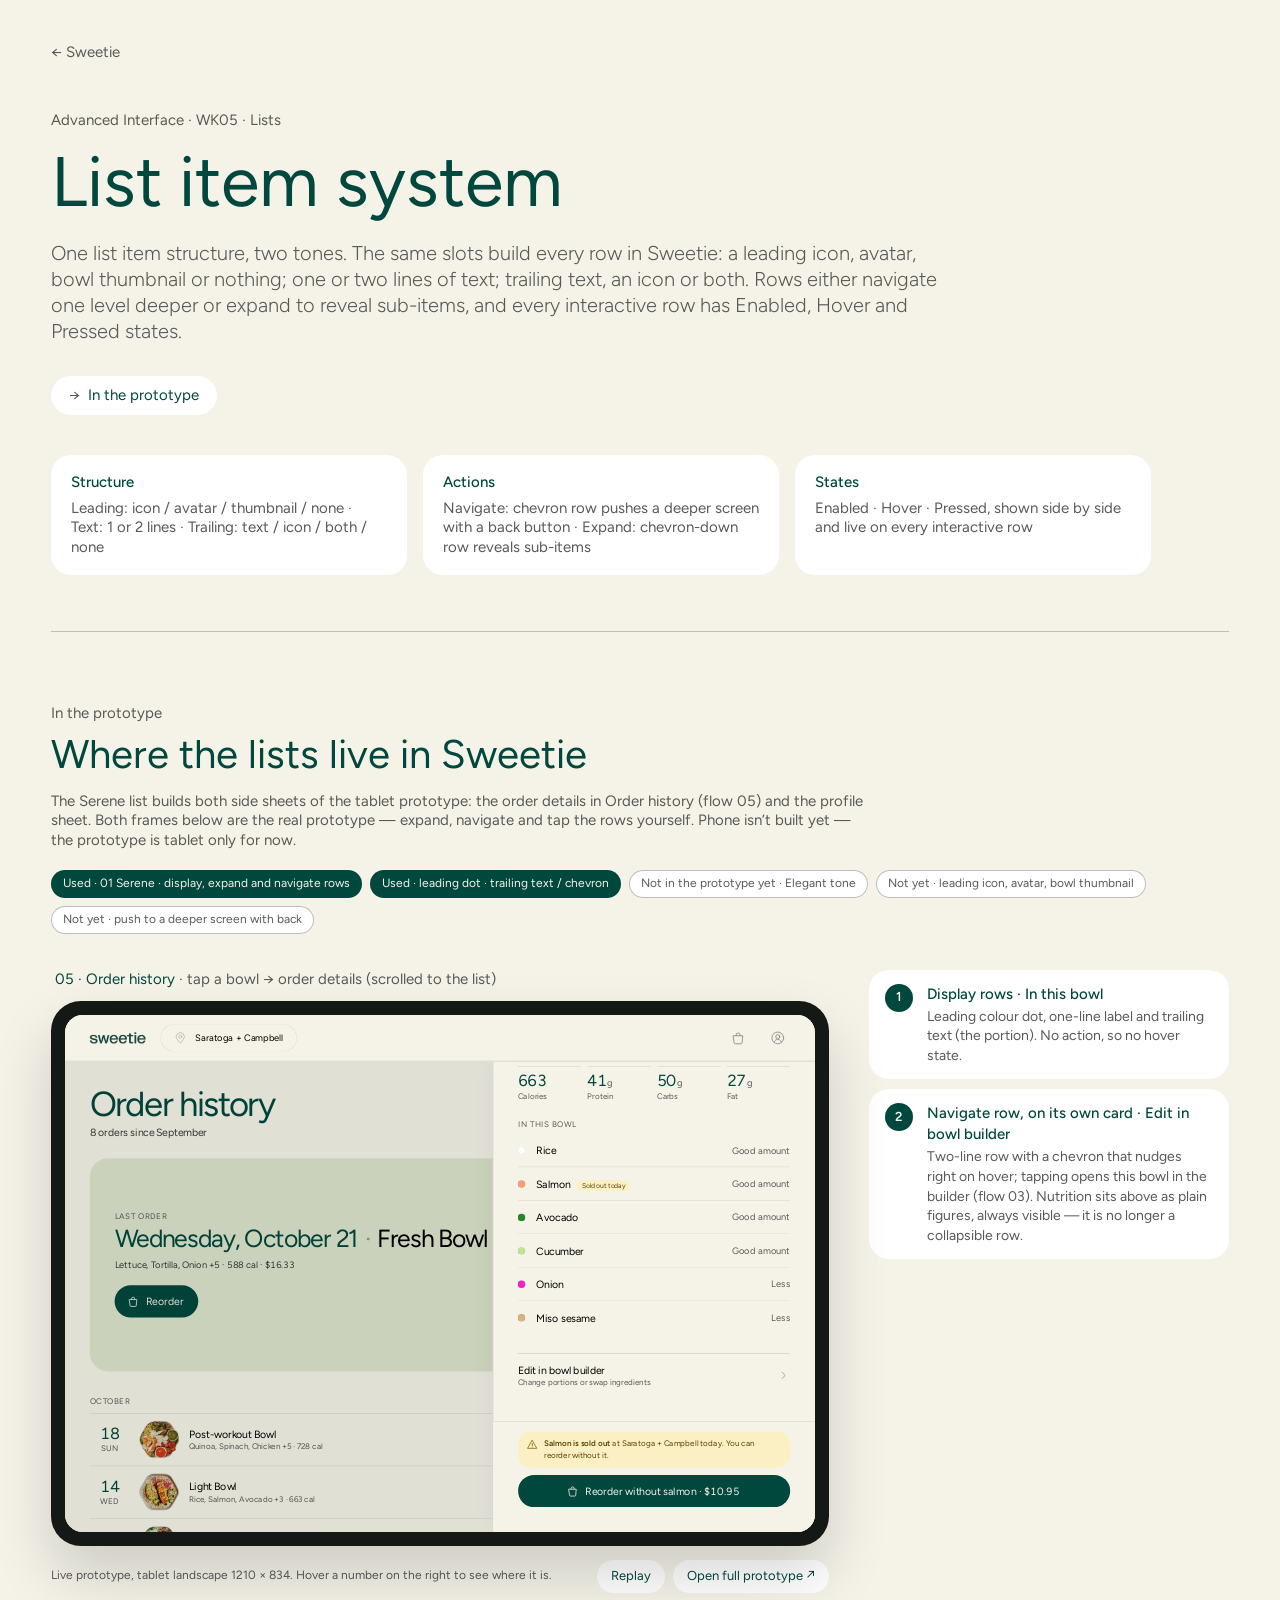
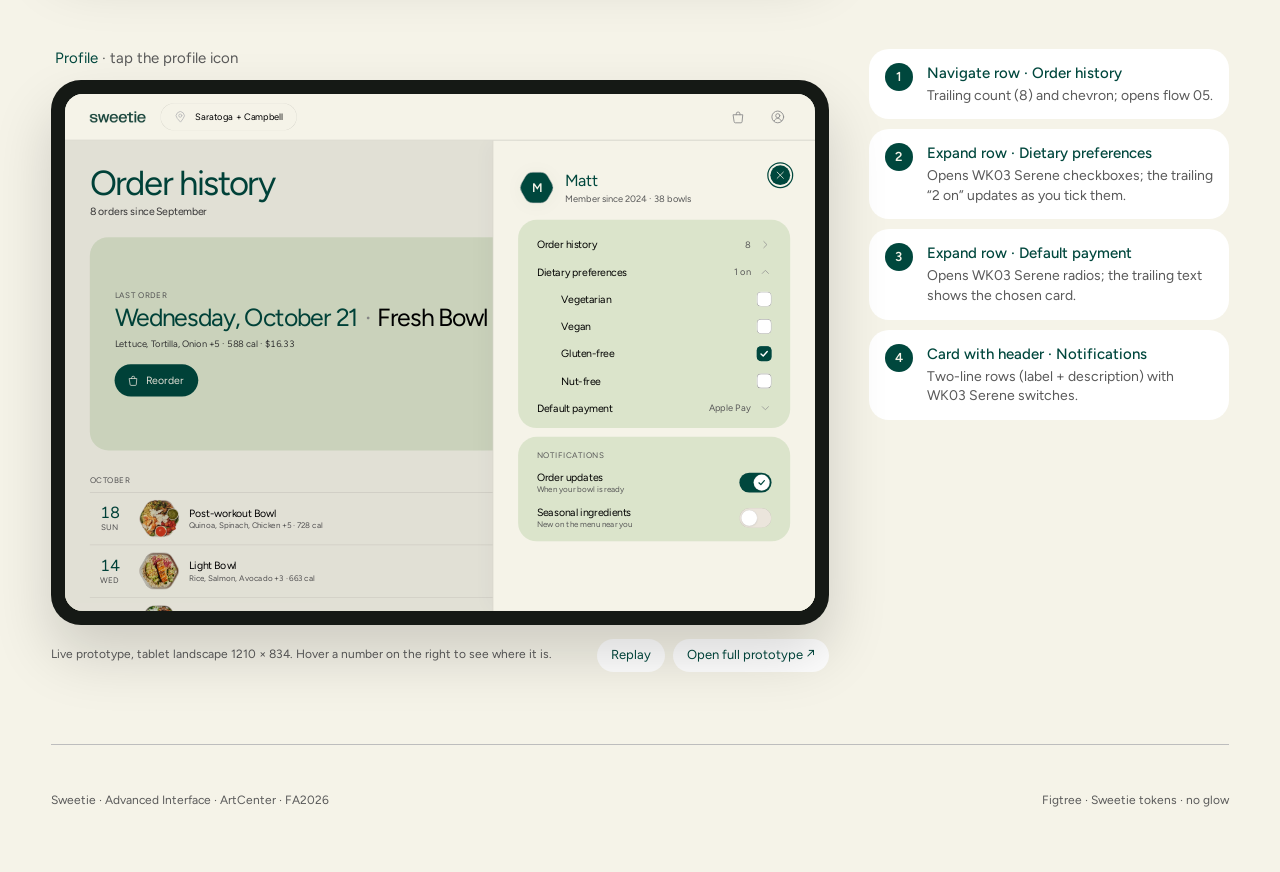
<file: wk05-lists/index.html>
<!doctype html>
<html lang="en">
<head>
<meta charset="utf-8">
<meta name="viewport" content="width=device-width, initial-scale=1">
<title>Sweetie Lists — WK05</title>
<meta name="description" content="Sweetie WK05: a list item system in two tones — Serene (Order history) and Elegant (Account settings) — with navigate and expand actions, states and spec.">
<link rel="preconnect" href="https://fonts.googleapis.com">
<link rel="preconnect" href="https://fonts.gstatic.com" crossorigin>
<link href="https://fonts.googleapis.com/css2?family=Figtree:wght@300;400;500;600&display=swap" rel="stylesheet">
<style>
/* ───────────── Sweetie tokens (Figma variables) ───────────── */
:root{
  --green-950:#00473D; --green-800:#258928; --green-700:#41834F; --green-400:#95CC62; --green-200:#C0E396; --green-100:#DBE4CB;
  --cream-50:#F9F6E6; --cream-100:#F5F3E8; --cream-200:#EBE5DC; --white:#FFFFFF;
  --n-950:#000000; --n-800:#393939; --n-600:#595959; --n-500:#909090; --n-400:#B3B3B3; --n-300:#BDBDBD;
  --text-brand:var(--green-950); --text-primary:var(--n-950); --text-secondary:var(--n-600);
  --serene-ease:cubic-bezier(.45,0,.2,1);
}
*{box-sizing:border-box;margin:0;padding:0}
html{scroll-behavior:smooth}
body{background:var(--cream-100);color:var(--text-primary);font-family:Figtree,system-ui,sans-serif;font-size:18px;line-height:1.3;-webkit-font-smoothing:antialiased}
button{font:inherit;color:inherit;background:none;border:0;cursor:pointer;text-align:left}
a{color:inherit}
svg{display:block}
:focus-visible{outline:2px solid var(--green-950);outline-offset:2px}

/* ───────────── Page shell (same as WK03) ───────────── */
.wrap{max-width:1440px;margin:0 auto;padding:0 clamp(16px,4vw,64px)}
header.top{padding:40px 0 56px}
.back{display:inline-flex;gap:8px;font-size:15px;color:var(--text-secondary);text-decoration:none}
.back:hover{color:var(--text-brand)}
.eyebrow{margin-top:48px;font-size:15px;color:var(--text-secondary)}
h1{margin-top:12px;font-weight:400;font-size:clamp(44px,6vw,70px);line-height:1.1;color:var(--text-brand)}
.lede{margin-top:20px;max-width:900px;font-weight:300;font-size:20px;color:var(--text-secondary)}
.jump{display:flex;flex-wrap:wrap;gap:10px;margin-top:32px}
.jump a{display:inline-flex;gap:8px;padding:10px 18px;border-radius:40px;background:var(--white);font-size:15px;text-decoration:none;color:var(--text-brand);transition:background .3s var(--serene-ease)}
.jump a:hover{background:var(--green-100)}
.jump i{font-style:normal;color:var(--text-secondary)}
.req{display:grid;grid-template-columns:repeat(3,minmax(0,1fr));gap:16px;margin-top:40px;max-width:1100px}
.req div{background:var(--white);border-radius:20px;padding:18px 20px;font-size:15px;color:var(--text-secondary)}
.req b{display:block;font-weight:500;color:var(--text-brand);margin-bottom:6px}
@media (max-width:820px){.req{grid-template-columns:1fr}}

section.set{padding:72px 0;border-top:1px solid var(--n-300)}
.set-num{font-size:15px;color:var(--text-secondary)}
.set-title{margin-top:8px;font-weight:400;font-size:40px;line-height:1.1;color:var(--text-brand)}
.set-desc{margin-top:16px;max-width:820px;font-size:15px;color:var(--text-secondary)}
.tokens{display:flex;flex-wrap:wrap;gap:8px;margin-top:16px}
.tokens span{padding:5px 12px;border-radius:40px;background:var(--white);font-size:12px;color:var(--text-secondary)}
.set-body{display:grid;grid-template-columns:minmax(0,1fr) 402px;gap:48px;margin-top:40px;align-items:start}
.set-left{display:grid;grid-template-columns:minmax(0,1fr);gap:24px;min-width:0}
@media (max-width:640px){.panel{padding:20px}.anat{padding:52px 10px 40px 48px}.stage{padding:16px}.ctrl>span{width:100%}}
.phone-col{position:sticky;top:24px}
.phone-hint{margin-top:14px;font-size:12px;color:var(--text-secondary);text-align:center}
@media (max-width:1060px){.set-body{grid-template-columns:minmax(0,1fr)}.phone-col{position:static;justify-self:center;width:100%;max-width:402px}}
.panel{background:var(--white);border-radius:30px;padding:28px}
.panel h3{font-weight:400;font-size:26px;color:var(--text-brand)}
.panel>p{margin-top:6px;font-size:15px;color:var(--text-secondary)}

/* Playground controls */
.controls{display:grid;gap:12px;margin-top:20px}
.ctrl{display:flex;flex-wrap:wrap;align-items:center;gap:8px}
.ctrl>span{width:76px;font-size:12px;letter-spacing:.06em;text-transform:uppercase;color:var(--text-secondary)}
.chip{height:36px;padding:0 14px;border-radius:40px;background:var(--cream-100);font-size:15px;color:var(--text-brand);transition:background .3s var(--serene-ease),color .3s var(--serene-ease)}
.chip:hover{background:var(--green-100)}
.chip[aria-pressed=true]{background:var(--green-950);color:var(--white)}
.stage{margin-top:22px;border-radius:24px;padding:24px;background:var(--cream-100)}
.stage-label{font-size:12px;letter-spacing:.06em;text-transform:uppercase;color:var(--text-secondary);margin:0 0 10px 4px}
.states{display:grid;grid-template-columns:minmax(0,1fr);gap:12px;margin-top:16px}
.states>div{min-width:0}


/* Anatomy */
.anat{position:relative;margin-top:22px;padding:52px 16px 40px 56px;border-radius:24px;background:var(--cream-100);overflow:hidden}
.anat .box{position:relative}
.ov{position:absolute;pointer-events:none}
.ov.pad{background:rgba(192,227,150,.55)}
.ov.slot{outline:1px dashed rgba(0,71,61,.55);outline-offset:-1px}
.ov.tag{font-size:11px;color:var(--green-950);white-space:nowrap;transform:translate(-50%,0);font-variant-numeric:tabular-nums}
.ov.tick{height:1px;background:var(--green-950)}
.ov.tick::before,.ov.tick::after{content:"";position:absolute;top:-3px;width:1px;height:7px;background:var(--green-950)}
.ov.tick::before{left:0}.ov.tick::after{right:0}
.ov.vtick{width:1px;background:var(--green-950)}
.ov.vtick::before,.ov.vtick::after{content:"";position:absolute;left:-3px;height:1px;width:7px;background:var(--green-950)}
.ov.vtick::before{top:0}.ov.vtick::after{bottom:0}

/* Spec cards */
.spec{display:grid;grid-template-columns:repeat(4,minmax(0,1fr));gap:20px;margin-top:40px}
@media (max-width:1100px){.spec{grid-template-columns:1fr 1fr}}
@media (max-width:640px){.spec{grid-template-columns:1fr}}
.spec-card{background:var(--white);border-radius:20px;padding:24px}
.spec-card h4{font-weight:400;font-size:26px;color:var(--text-brand);margin-bottom:12px}
.spec-row{display:grid;grid-template-columns:104px minmax(0,1fr);gap:12px;padding:10px 0;border-top:1px solid var(--n-300)}
.spec-row span{font-size:12px;color:var(--text-secondary)}
.spec-row b{font-weight:400;font-size:15px}

/* ═════════════ LIST ITEM SYSTEM (shared structure) ═════════════ */
.list{display:flex;flex-direction:column}
.li{position:relative;display:flex;align-items:center;width:100%;color:inherit;-webkit-tap-highlight-color:transparent}
.lead{flex:none;position:relative;display:grid;place-items:center}
.lead svg{width:100%;height:100%}
.lead-avatar span,.lead-icon .glyph{position:absolute;inset:0;display:grid;place-items:center}
.li-text{flex:1;min-width:0;display:flex;flex-direction:column;gap:2px}
.li-label{overflow:hidden;text-overflow:ellipsis;white-space:nowrap}
.li-desc{overflow:hidden;text-overflow:ellipsis;display:-webkit-box;-webkit-line-clamp:2;-webkit-box-orient:vertical}
.trail{flex:none;display:flex;align-items:center;gap:6px}
.trail-icon{display:grid;place-items:center}
.trail-icon svg{fill:none;stroke:currentColor;stroke-linecap:round;stroke-linejoin:round}
.lead-icon .glyph svg{fill:none;stroke:currentColor;stroke-linecap:round;stroke-linejoin:round}
.lead-dot::before{content:"";width:12px;height:12px;border-radius:50%;background:var(--dot)}
.is-static{pointer-events:none}
/* Expand */
.sub{display:grid;grid-template-rows:0fr}
.sub-in{min-height:0;overflow:hidden}
.li[aria-expanded=true]+.sub{grid-template-rows:1fr}
.sub-in>.li{opacity:0;transform:translateY(-6px)}
.li[aria-expanded=true]+.sub .sub-in>.li{opacity:1;transform:none}

/* ═════════════ SET 1 · SERENE ═════════════ */
[data-tone=serene]{--nav-dur:.75s;--exp-dur:.75s}
[data-tone=serene] .card{background:var(--green-100);border-radius:30px;padding:20px 10px 12px}
[data-tone=serene] .card+.card{margin-top:16px}
[data-tone=serene] .card-head{padding:0 20px 8px}
[data-tone=serene] .card-title{font-size:26px;color:var(--text-brand)}
[data-tone=serene] .list{gap:2px}
[data-tone=serene] .li{gap:14px;min-height:56px;padding:14px 20px;border-radius:20px;background:rgba(255,255,255,0);transition:background .7s var(--serene-ease),transform .35s var(--serene-ease)}
[data-tone=serene] .li.two{min-height:72px}
[data-tone=serene] .li-label{font-size:18px;color:var(--text-primary)}
[data-tone=serene] .li-desc{font-size:15px;color:var(--text-secondary)}
[data-tone=serene] .trail-text{font-size:15px;color:var(--text-secondary)}
[data-tone=serene] .trail-icon{width:24px;height:24px;color:var(--n-500);transition:transform .7s var(--serene-ease),color .7s var(--serene-ease)}
[data-tone=serene] .trail-icon svg{width:20px;height:20px;stroke-width:1.5}
[data-tone=serene] .lead-icon,[data-tone=serene] .lead-avatar{width:36px;height:42px}
[data-tone=serene] .lead-icon .glyph{color:var(--green-950)}
[data-tone=serene] .lead-icon .glyph svg{width:20px;height:20px;stroke-width:1.5}
[data-tone=serene] .lead-avatar span{font-size:15px;color:var(--white)}
[data-tone=serene] .lead-thumb{width:52px;height:60px}
[data-tone=serene] .lead-dot{width:36px;height:24px}
/* states */
[data-tone=serene] button.li:hover,[data-tone=serene] .li.is-hover{background:rgba(255,255,255,.5)}
[data-tone=serene] button.li:hover .trail-icon,[data-tone=serene] .li.is-hover .trail-icon{color:var(--green-950);transform:translateX(3px)}
[data-tone=serene] button.li[aria-expanded]:hover .trail-icon{transform:none}
[data-tone=serene] button.li:active,[data-tone=serene] .li.is-pressed{background:rgba(192,227,150,.6);transform:scale(.99);transition-duration:.15s}
[data-tone=serene] .li.is-pressed .trail-icon{color:var(--green-950)}
/* expand */
[data-tone=serene] .sub{transition:grid-template-rows var(--exp-dur) var(--serene-ease)}
[data-tone=serene] .sub-in{padding-left:50px}
[data-tone=serene] .sub-in>.li{min-height:48px;padding:10px 20px 10px 0;transition:opacity .6s var(--serene-ease),transform .7s var(--serene-ease),background .7s var(--serene-ease)}
[data-tone=serene] .sub-in>.li .li-label{font-size:15px}
[data-tone=serene] .li[aria-expanded=true]+.sub .sub-in>.li{transition-delay:calc(.12s + var(--i,0) * .07s)}
[data-tone=serene] .li[aria-expanded] .trail-icon svg{transition:transform .75s var(--serene-ease)}
[data-tone=serene] .li[aria-expanded=true] .trail-icon svg{transform:rotate(180deg)}
/* stage background for serene preview */
.stage[data-tone=serene]{background:var(--green-100)}

/* ═════════════ SET 2 · ELEGANT ═════════════ */
[data-tone=elegant]{--line:var(--n-300);--nav-dur:.5s;--exp-dur:.45s;--el-ease:cubic-bezier(.32,.72,0,1)}
[data-tone=elegant] .group-label{padding:0 20px 8px;font-size:12px;letter-spacing:.08em;text-transform:uppercase;color:var(--n-600)}
[data-tone=elegant] .card{background:var(--cream-50);border:1px solid var(--line);border-radius:13px;overflow:hidden}
[data-tone=elegant] .card+.group-label{margin-top:28px}
[data-tone=elegant] .card-head{display:none}
[data-tone=elegant] .li{gap:16px;min-height:52px;padding:12px 20px;background:transparent;transition:background .4s ease-in-out}
[data-tone=elegant] .li.two{min-height:68px}
[data-tone=elegant] .li::after{content:"";position:absolute;right:0;bottom:0;left:20px;height:1px;background:var(--line)}
[data-tone=elegant] .li.has-lead::after{left:calc(20px + var(--lw) + 16px)}
[data-tone=elegant] .list>.li:last-child::after,[data-tone=elegant] .list>.xgroup:last-child>.li[aria-expanded=false]::after,[data-tone=elegant] .sub-in>.li:last-child::after{display:none}
[data-tone=elegant] .li-label{font-size:20px;font-weight:300;color:var(--green-950)}
[data-tone=elegant] .li-desc{font-size:15px;color:var(--n-600)}
[data-tone=elegant] .trail-text{font-size:15px;color:var(--n-600)}
[data-tone=elegant] .trail-icon{width:20px;height:20px;color:var(--n-500)}
[data-tone=elegant] .trail-icon svg{width:18px;height:18px;stroke-width:1.25}
[data-tone=elegant] .lead-icon{--lw:28px;width:28px;height:28px}
[data-tone=elegant] .li.has-lead{--lw:28px}
[data-tone=elegant] .li.lead-avatar-row{--lw:44px}
[data-tone=elegant] .li.lead-thumb-row{--lw:48px}
[data-tone=elegant] .lead-icon .glyph{color:var(--green-950)}
[data-tone=elegant] .lead-icon .glyph svg{width:22px;height:22px;stroke-width:1.25}
[data-tone=elegant] .lead-avatar{width:44px;height:44px;border-radius:50%;box-shadow:inset 0 0 0 1px var(--green-950)}
[data-tone=elegant] .lead-avatar svg{display:none}
[data-tone=elegant] .lead-avatar span{font-size:18px;font-weight:300;color:var(--green-950)}
[data-tone=elegant] .lead-thumb{width:48px;height:48px}
[data-tone=elegant] .lead-dot{width:28px;height:20px}
[data-tone=elegant] .li.is-danger .li-label{color:var(--green-950);font-weight:400}
/* states */
[data-tone=elegant] button.li:hover,[data-tone=elegant] .li.is-hover{background:rgba(235,229,220,.7)}
[data-tone=elegant] button.li:active,[data-tone=elegant] .li.is-pressed{background:rgba(0,71,61,.09);transition-duration:.1s}
[data-tone=elegant] button.li:hover .trail-icon,[data-tone=elegant] .li.is-hover .trail-icon,[data-tone=elegant] .li.is-pressed .trail-icon{color:var(--green-950)}
/* expand */
[data-tone=elegant] .sub{transition:grid-template-rows var(--exp-dur) var(--el-ease)}
[data-tone=elegant] .sub-in{background:rgba(235,229,220,.35)}
[data-tone=elegant] .sub-in>.li{min-height:44px;padding:10px 20px 10px calc(20px + var(--plw,28px) + 16px);transition:opacity .35s ease-in-out,transform .45s var(--el-ease),background .4s ease-in-out}
[data-tone=elegant] .sub-in>.li::after{left:calc(20px + var(--plw,28px) + 16px)}
[data-tone=elegant] .sub-in>.li .li-label{font-size:18px}
[data-tone=elegant] .li[aria-expanded=true]+.sub .sub-in>.li{transition-delay:calc(.05s + var(--i,0) * .04s)}
[data-tone=elegant] .li[aria-expanded] .trail-icon svg{transition:transform .45s var(--el-ease)}
[data-tone=elegant] .li[aria-expanded=true] .trail-icon svg{transform:rotate(180deg)}
[data-tone=elegant] .li[aria-expanded=true]::after{display:block!important}
.stage[data-tone=elegant]{background:var(--cream-100)}
.stage[data-tone=elegant] .card{background:var(--cream-50)}

/* ═════════════ Phone + navigation stack ═════════════ */
.phone{position:relative;width:100%;max-width:402px;height:860px;border-radius:44px;background:var(--cream-100);box-shadow:0 0 0 1px var(--n-300),0 30px 60px -30px rgba(0,71,61,.25);overflow:hidden}
.phone-bar{position:absolute;inset:0 0 auto 0;height:96px;z-index:5;background:var(--cream-100);border-bottom:1px solid var(--n-300);display:flex;align-items:flex-end;justify-content:center;padding:0 22px 16px}
.phone-bar .island{position:absolute;top:14px;left:50%;width:110px;height:30px;border-radius:20px;background:#000;transform:translateX(-50%)}
.wordmark{font-size:22px;font-weight:600;color:var(--green-950);letter-spacing:-.01em}
.stack{position:absolute;inset:96px 0 0 0;overflow:hidden}
.scr{position:absolute;inset:0;overflow-y:auto;padding:24px 20px 48px;background:var(--cream-100);scrollbar-width:none}
.scr::-webkit-scrollbar{display:none}
.scr-head{padding:0 4px 18px}
.scr-title{font-size:40px;line-height:1.1;font-weight:400;color:var(--green-950)}
.scr-sub{margin-top:8px;font-weight:300;font-size:18px;color:var(--text-secondary)}
.navback{display:inline-flex;align-items:center;gap:4px;height:36px;margin:-6px 0 10px -6px;padding:0 10px 0 4px;border-radius:40px;font-size:15px;color:var(--green-950);transition:background .4s var(--serene-ease)}
.navback:hover{background:var(--green-100)}
.navback svg{width:20px;height:20px;fill:none;stroke:currentColor;stroke-width:1.5;stroke-linecap:round;stroke-linejoin:round}
/* Serene: slow fade + drift */
[data-tone=serene] .scr{transition:opacity var(--nav-dur) var(--serene-ease),transform var(--nav-dur) var(--serene-ease);opacity:0;transform:translateX(32px);pointer-events:none}
[data-tone=serene] .scr.is-active{opacity:1;transform:none;pointer-events:auto}
[data-tone=serene] .scr.is-under{opacity:0;transform:translateX(-32px)}
[data-tone=serene] .scr.leave{opacity:0;transform:translateX(32px)}
/* Elegant: iOS push, hairline edge (no shadow glow) */
[data-tone=elegant] .scr{transition:transform var(--nav-dur) var(--el-ease),opacity var(--nav-dur) var(--el-ease);transform:translateX(100%);box-shadow:-1px 0 0 var(--n-300);pointer-events:none}
[data-tone=elegant] .scr.is-active{transform:none;pointer-events:auto}
[data-tone=elegant] .scr.is-under{transform:translateX(-28%);opacity:.6}
[data-tone=elegant] .scr.leave{transform:translateX(100%)}
[data-tone=elegant] .scr-title{font-weight:300}
[data-tone=elegant] .navback:hover{background:var(--cream-200)}
.no-anim,.no-anim *{transition:none!important}

/* Detail content */
.hero{display:flex;align-items:center;gap:18px;padding:0 4px 20px}
.hero .big{flex:none;display:block}
.hero .big svg{width:96px;height:auto}
[data-tone=elegant] .hero .big svg{width:88px}
.hero h4{font-size:26px;font-weight:400;color:var(--green-950)}
.hero p{font-size:15px;color:var(--text-secondary);margin-top:4px}
[data-tone=elegant] .hero h4{font-weight:300}
.cta{display:flex;justify-content:space-between;align-items:center;width:100%;height:52px;margin-top:20px;padding:0 24px;border-radius:40px;background:var(--green-950);color:var(--white);font-size:18px;transition:opacity .3s,transform .2s var(--serene-ease)}
.cta:hover{opacity:.92}.cta:active{transform:scale(.98)}
[data-tone=elegant] .cta{border-radius:13px;font-weight:300}

footer{padding:48px 0 64px;border-top:1px solid var(--n-300);font-size:12px;color:var(--text-secondary);display:flex;justify-content:space-between;gap:16px;flex-wrap:wrap}
@media (prefers-reduced-motion:reduce){*,*::before,*::after{transition-duration:.01ms!important;transition-delay:0s!important}}

/* ───────────── In the prototype (live tablet embed + pins) ───────────── */
.proto{padding:72px 0;border-top:1px solid var(--n-300)}
.proto-grid{display:grid;grid-template-columns:minmax(0,1fr) 360px;gap:40px;margin-top:36px;align-items:start}
.proto-grid+.proto-grid{margin-top:56px}
@media (max-width:1060px){.proto-grid{grid-template-columns:minmax(0,1fr)}}
.tab-name{margin:0 0 12px 4px;font-size:15px;color:var(--text-brand)}
.tab-name span{color:var(--text-secondary)}
.tab{position:relative;border-radius:30px;background:#151915;padding:14px;box-shadow:0 30px 60px rgba(0,0,0,.16)}
.tab-in{position:relative;aspect-ratio:1210/834;overflow:hidden;border-radius:18px;background:var(--cream-100)}
.tab-sc{position:absolute;left:0;top:0;width:1210px;height:834px;transform-origin:0 0;transform:scale(var(--k,.5))}
.tab-sc iframe{display:block;width:1210px;height:834px;border:0}
.pin{position:absolute;width:46px;height:46px;margin:-23px 0 0 -23px;border-radius:50%;background:var(--green-950);color:var(--cream-100);display:grid;place-items:center;font:600 21px/1 Figtree,system-ui,sans-serif;box-shadow:0 0 0 4px rgba(255,255,255,.92),0 6px 16px rgba(0,0,0,.25);pointer-events:none;opacity:0;transform:scale(.6);transition:opacity .35s ease,transform .45s cubic-bezier(.34,1.5,.5,1);animation:pinp 2.6s ease-in-out infinite}
.pin.hot{opacity:1;transform:scale(1.15)}
@keyframes pinp{50%{box-shadow:0 0 0 12px rgba(255,255,255,.3),0 6px 16px rgba(0,0,0,.25)}}
.tab-bar{display:flex;flex-wrap:wrap;justify-content:space-between;align-items:center;gap:10px;margin-top:14px}
.tab-bar small{font-size:12px;color:var(--text-secondary)}
.tab-bar div{display:flex;gap:8px;flex-wrap:wrap}
.tab-bar a,.tab-bar button{padding:8px 14px;border-radius:40px;background:var(--white);font-size:13px;color:var(--text-brand);text-decoration:none;cursor:pointer;border:0;font-family:inherit}
.tab-bar a:hover,.tab-bar button:hover{background:var(--green-100)}
.key{list-style:none;display:grid;gap:10px;margin:0;padding:0}
.key li{display:grid;grid-template-columns:30px minmax(0,1fr);gap:12px;background:var(--white);border-radius:20px;padding:14px 16px;font-size:14px;line-height:1.4;color:var(--text-secondary);transition:background .3s}
.key li{cursor:default}.key li:hover,.key li.on,.key li:focus-visible{background:var(--green-100);outline:none}
.key li i{font-style:normal;width:28px;height:28px;border-radius:50%;background:var(--green-950);color:var(--cream-100);display:grid;place-items:center;font-size:13px;font-weight:600}
.key li b{display:block;font-weight:500;font-size:15px;color:var(--text-brand);margin-bottom:2px}
.usage{display:flex;flex-wrap:wrap;gap:8px;margin-top:20px}
.usage span{padding:6px 12px;border-radius:40px;font-size:12px}
.usage .yes{background:var(--green-950);color:var(--cream-100)}
.usage .no{background:var(--white);color:var(--text-secondary);box-shadow:inset 0 0 0 1px var(--n-300)}
</style>
</head>
<body>
<div class="wrap">
  <header class="top">
    <a class="back" href="../">← Sweetie</a>
    <p class="eyebrow">Advanced Interface · WK05 · Lists</p>
    <h1>List item system</h1>
    <p class="lede">One list item structure, two tones. The same slots build every row in Sweetie: a leading icon, avatar, bowl thumbnail or nothing; one or two lines of text; trailing text, an icon or both. Rows either navigate one level deeper or expand to reveal sub-items, and every interactive row has Enabled, Hover and Pressed states.</p>
    <nav class="jump" aria-label="Sections">
      <a href="#in-prototype"><i>→</i> In the prototype</a>
    </nav>
    <div class="req">
      <div><b>Structure</b>Leading: icon / avatar / thumbnail / none · Text: 1 or 2 lines · Trailing: text / icon / both / none</div>
      <div><b>Actions</b>Navigate: chevron row pushes a deeper screen with a back button · Expand: chevron-down row reveals sub-items</div>
      <div><b>States</b>Enabled · Hover · Pressed, shown side by side and live on every interactive row</div>
    </div>
  </header>
</div>

<div class="wrap">
<section class="proto" id="in-prototype">
  <p class="set-num">In the prototype</p>
  <h2 class="set-title">Where the lists live in Sweetie</h2>
  <p class="set-desc">The Serene list builds both side sheets of the tablet prototype: the order details in Order history (flow 05) and the profile sheet. Both frames below are the real prototype — expand, navigate and tap the rows yourself. Phone isn’t built yet — the prototype is tablet only for now.</p>
  <div class="usage"><span class="yes">Used · 01 Serene · display, expand and navigate rows</span><span class="yes">Used · leading dot · trailing text / chevron</span><span class="no">Not in the prototype yet · Elegant tone</span><span class="no">Not yet · leading icon, avatar, bowl thumbnail</span><span class="no">Not yet · push to a deeper screen with back</span></div>
  <div class="proto-grid">
    <div>
      <p class="tab-name">05 · Order history <span>· tap a bowl → order details (scrolled to the list)</span></p>
      <div class="tab"><div class="tab-in"><div class="tab-sc">
        <iframe src="../app/index.html?embed#orders/detail" data-src="../app/index.html?embed#orders/detail" title="Sweetie tablet prototype — 05 · Order history" loading="lazy"></iframe>
        <span class="pin" data-n="1" style="left:706px;top:213px">1</span><span class="pin" data-n="2" style="left:706px;top:576px">2</span>
      </div></div></div>
      <div class="tab-bar"><small>Live prototype, tablet landscape 1210 × 834. Hover a number on the right to see where it is.</small><div><button type="button" data-act="replay">Replay</button><a href="../app/index.html#orders/detail" target="_blank" rel="noopener">Open full prototype ↗</a></div></div>
    </div>
    <ol class="key"><li data-pin="1"><i>1</i><span><b>Display rows · In this bowl</b>Leading colour dot, one-line label and trailing text (the portion). No action, so no hover state.</span></li><li data-pin="2"><i>2</i><span><b>Navigate row, on its own card · Edit in bowl builder</b>Two-line row with a chevron that nudges right on hover; tapping opens this bowl in the builder (flow 03). Nutrition sits above as plain figures, always visible — it is no longer a collapsible row.</span></li></ol>
  </div>
  <div class="proto-grid">
    <div>
      <p class="tab-name">Profile <span>· tap the profile icon</span></p>
      <div class="tab"><div class="tab-in"><div class="tab-sc">
        <iframe src="../app/index.html?embed#profile" data-src="../app/index.html?embed#profile" title="Sweetie tablet prototype — Profile" loading="lazy"></iframe>
        <span class="pin" data-n="1" style="left:716px;top:246px">1</span><span class="pin" data-n="2" style="left:716px;top:296px">2</span><span class="pin" data-n="3" style="left:716px;top:522px">3</span><span class="pin" data-n="4" style="left:716px;top:603px">4</span>
      </div></div></div>
      <div class="tab-bar"><small>Live prototype, tablet landscape 1210 × 834. Hover a number on the right to see where it is.</small><div><button type="button" data-act="replay">Replay</button><a href="../app/index.html#profile" target="_blank" rel="noopener">Open full prototype ↗</a></div></div>
    </div>
    <ol class="key"><li data-pin="1"><i>1</i><span><b>Navigate row · Order history</b>Trailing count (8) and chevron; opens flow 05.</span></li><li data-pin="2"><i>2</i><span><b>Expand row · Dietary preferences</b>Opens WK03 Serene checkboxes; the trailing “2 on” updates as you tick them.</span></li><li data-pin="3"><i>3</i><span><b>Expand row · Default payment</b>Opens WK03 Serene radios; the trailing text shows the chosen card.</span></li><li data-pin="4"><i>4</i><span><b>Card with header · Notifications</b>Two-line rows (label + description) with WK03 Serene switches.</span></li></ol>
  </div>
</section>
</div>


<div class="wrap"><footer><span>Sweetie · Advanced Interface · ArtCenter · FA2026</span><span>Figtree · Sweetie tokens · no glow</span></footer></div>
<script>
/* In the prototype: scale the live 1210 × 834 tablet into its frame; pins sit in prototype pixels */
document.querySelectorAll('.tab').forEach(tab=>{
  const inn=tab.querySelector('.tab-in'), sc=tab.querySelector('.tab-sc'), fr=tab.querySelector('iframe');
  const fit=()=>sc.style.setProperty('--k',(inn.clientWidth/1210).toFixed(4));
  new ResizeObserver(fit).observe(inn); fit();
  const grid=tab.closest('.proto-grid');
  grid.querySelectorAll('[data-act=replay]').forEach(b=>b.onclick=()=>{fr.src=fr.dataset.src+'&t='+Date.now();});
  // pins stay hidden; hovering (or tapping / focusing) a key item shows only its pin
  const lis=[...grid.querySelectorAll('.key li[data-pin]')];
  const show=li=>{lis.forEach(o=>{const on=o===li;o.classList.toggle('on',on);const p=tab.querySelector('.pin[data-n="'+o.dataset.pin+'"]');p&&p.classList.toggle('hot',on);});};
  lis.forEach(li=>{li.tabIndex=0;
    li.addEventListener('pointerenter',e=>{if(e.pointerType==='mouse')show(li)});
    li.addEventListener('pointerleave',e=>{if(e.pointerType==='mouse')show(null)});
    li.addEventListener('click',()=>show(li.classList.contains('on')&&matchMedia('(hover:none)').matches?null:li));
    li.addEventListener('focus',()=>show(li)); li.addEventListener('blur',()=>show(null));});
});
</script>
</body>
</html>
</file>
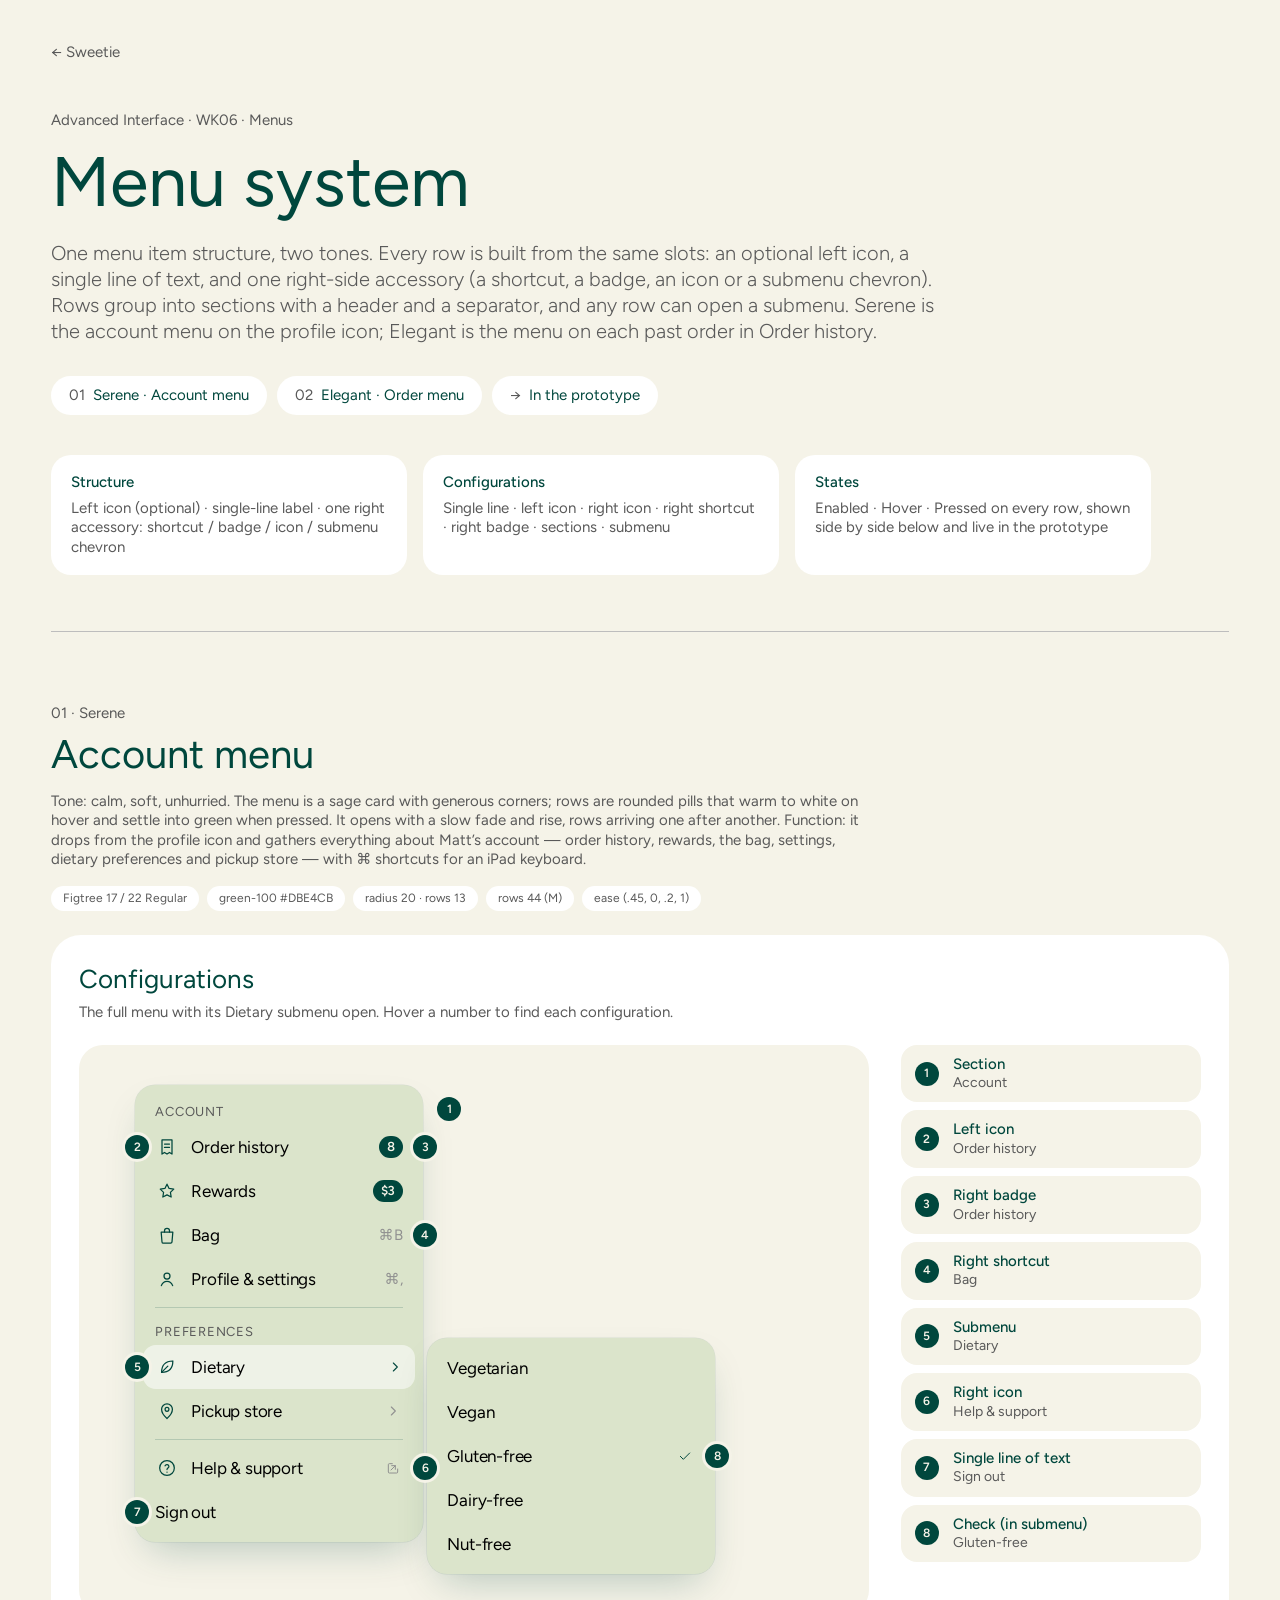
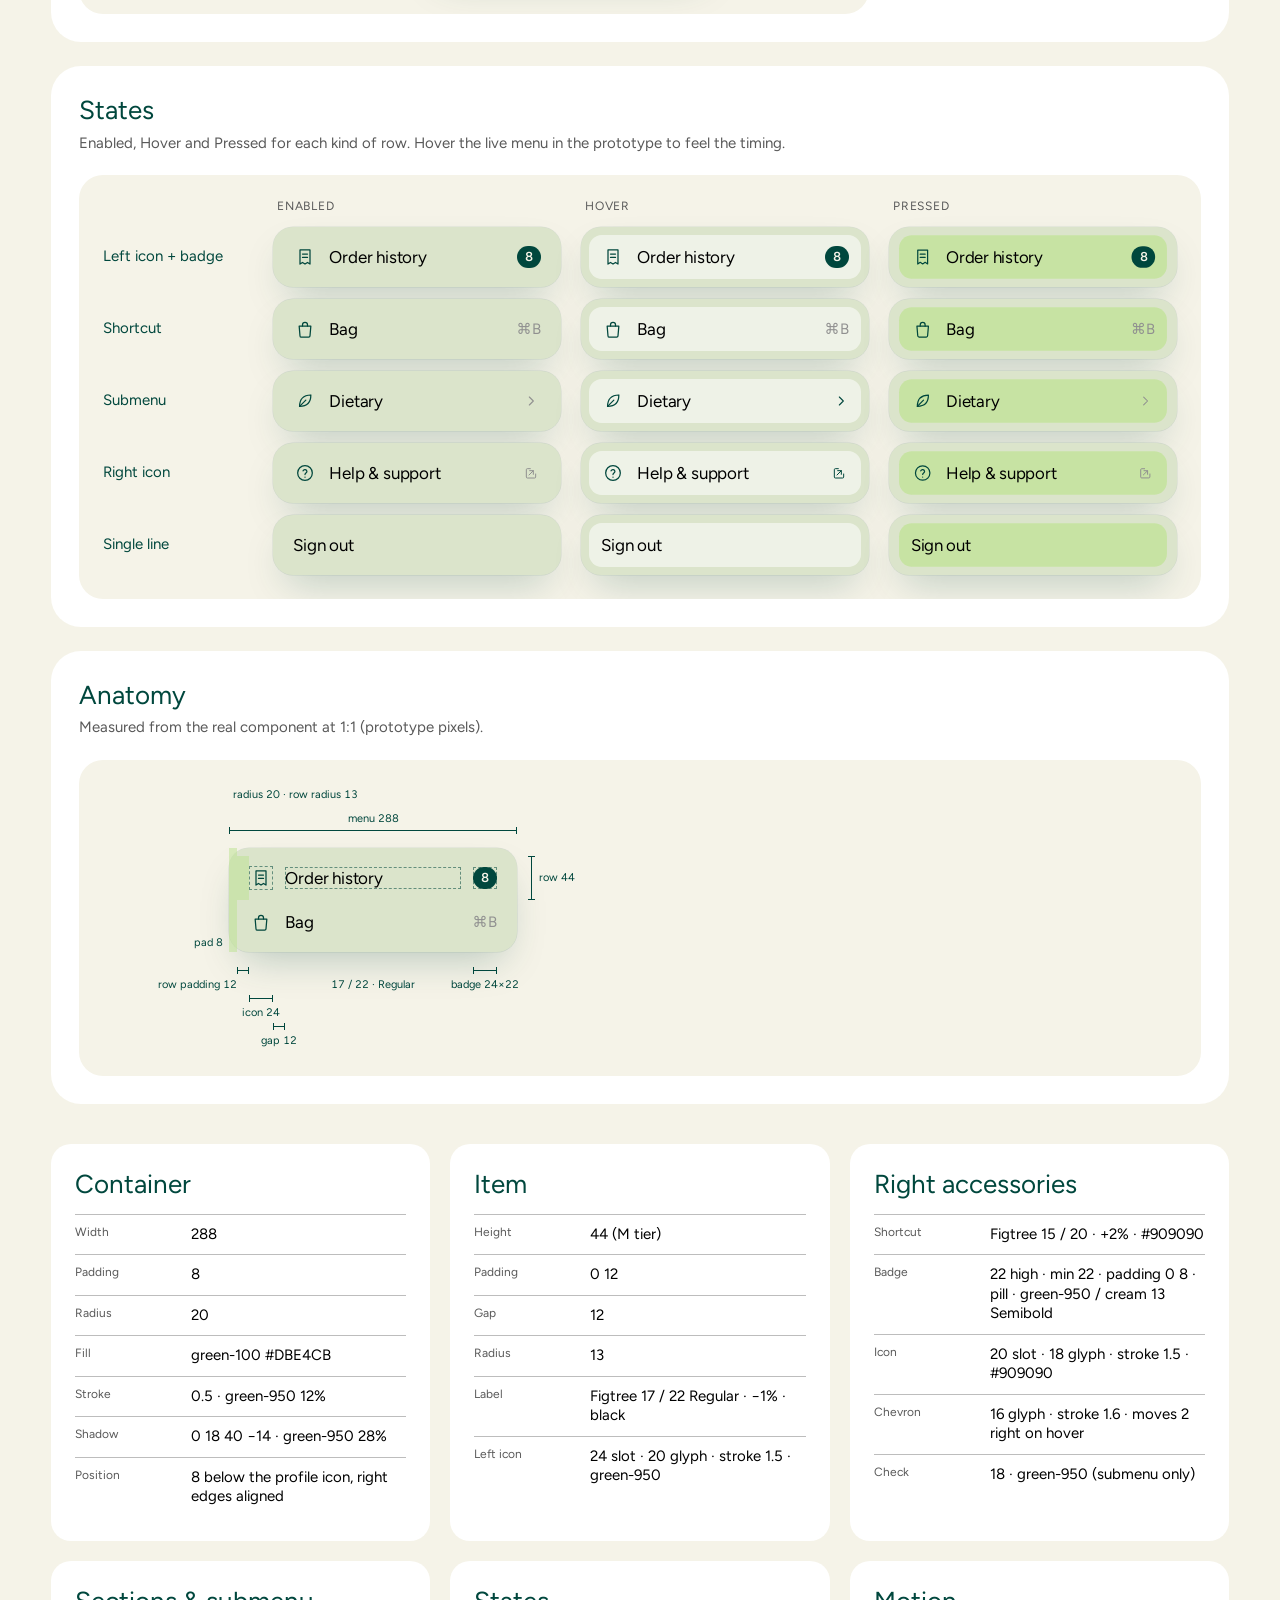
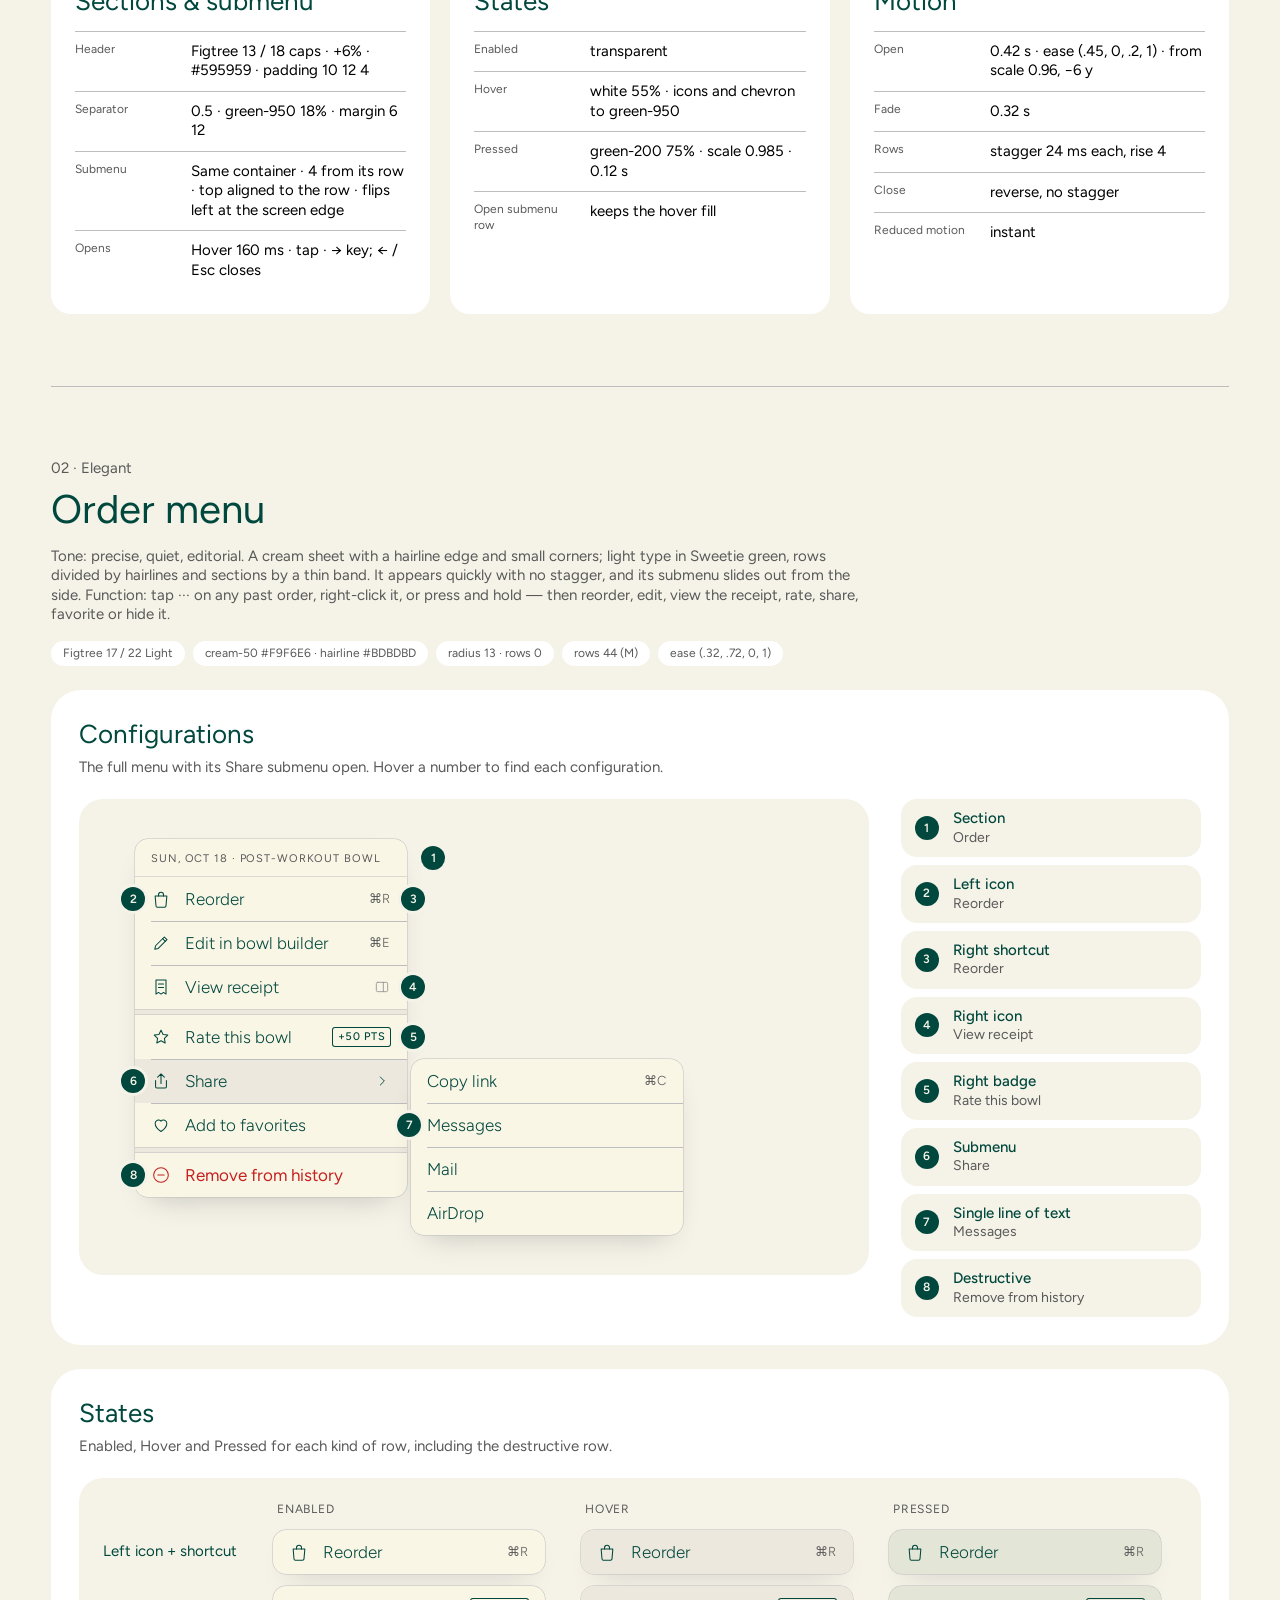
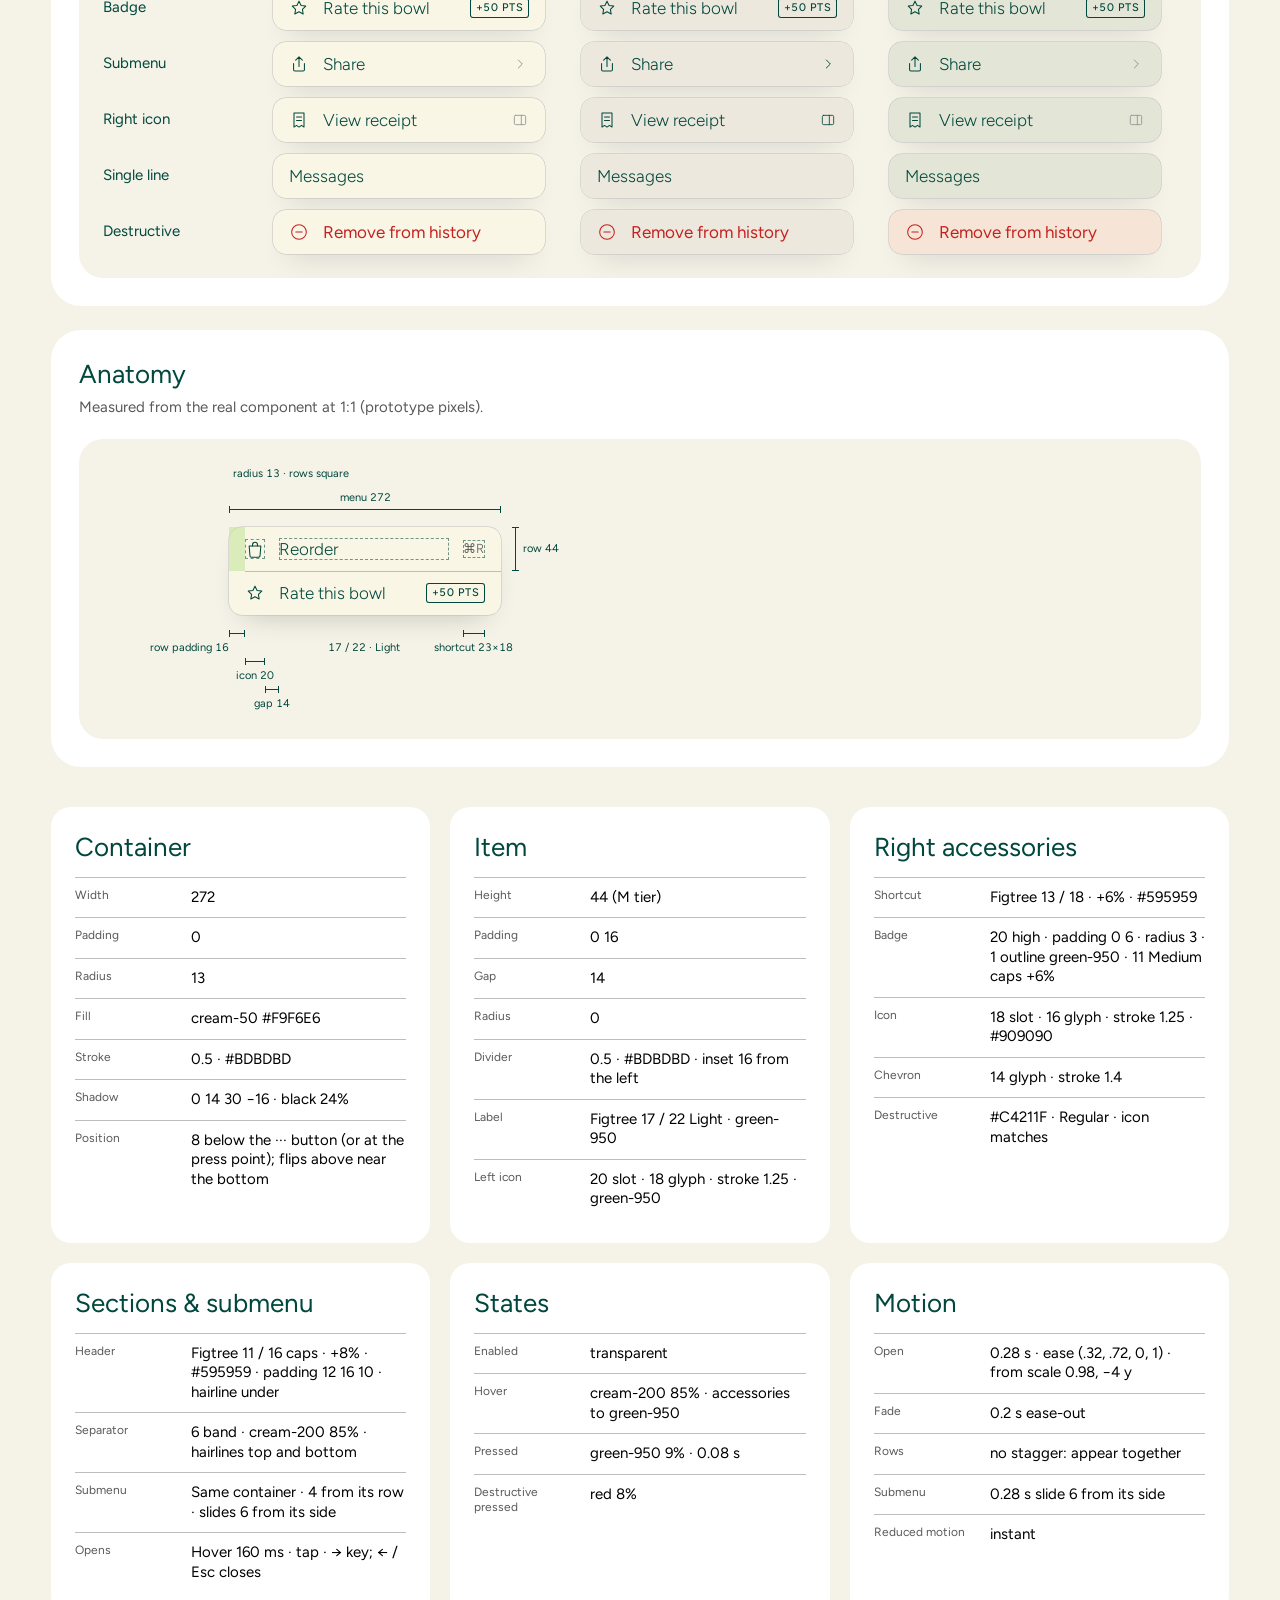
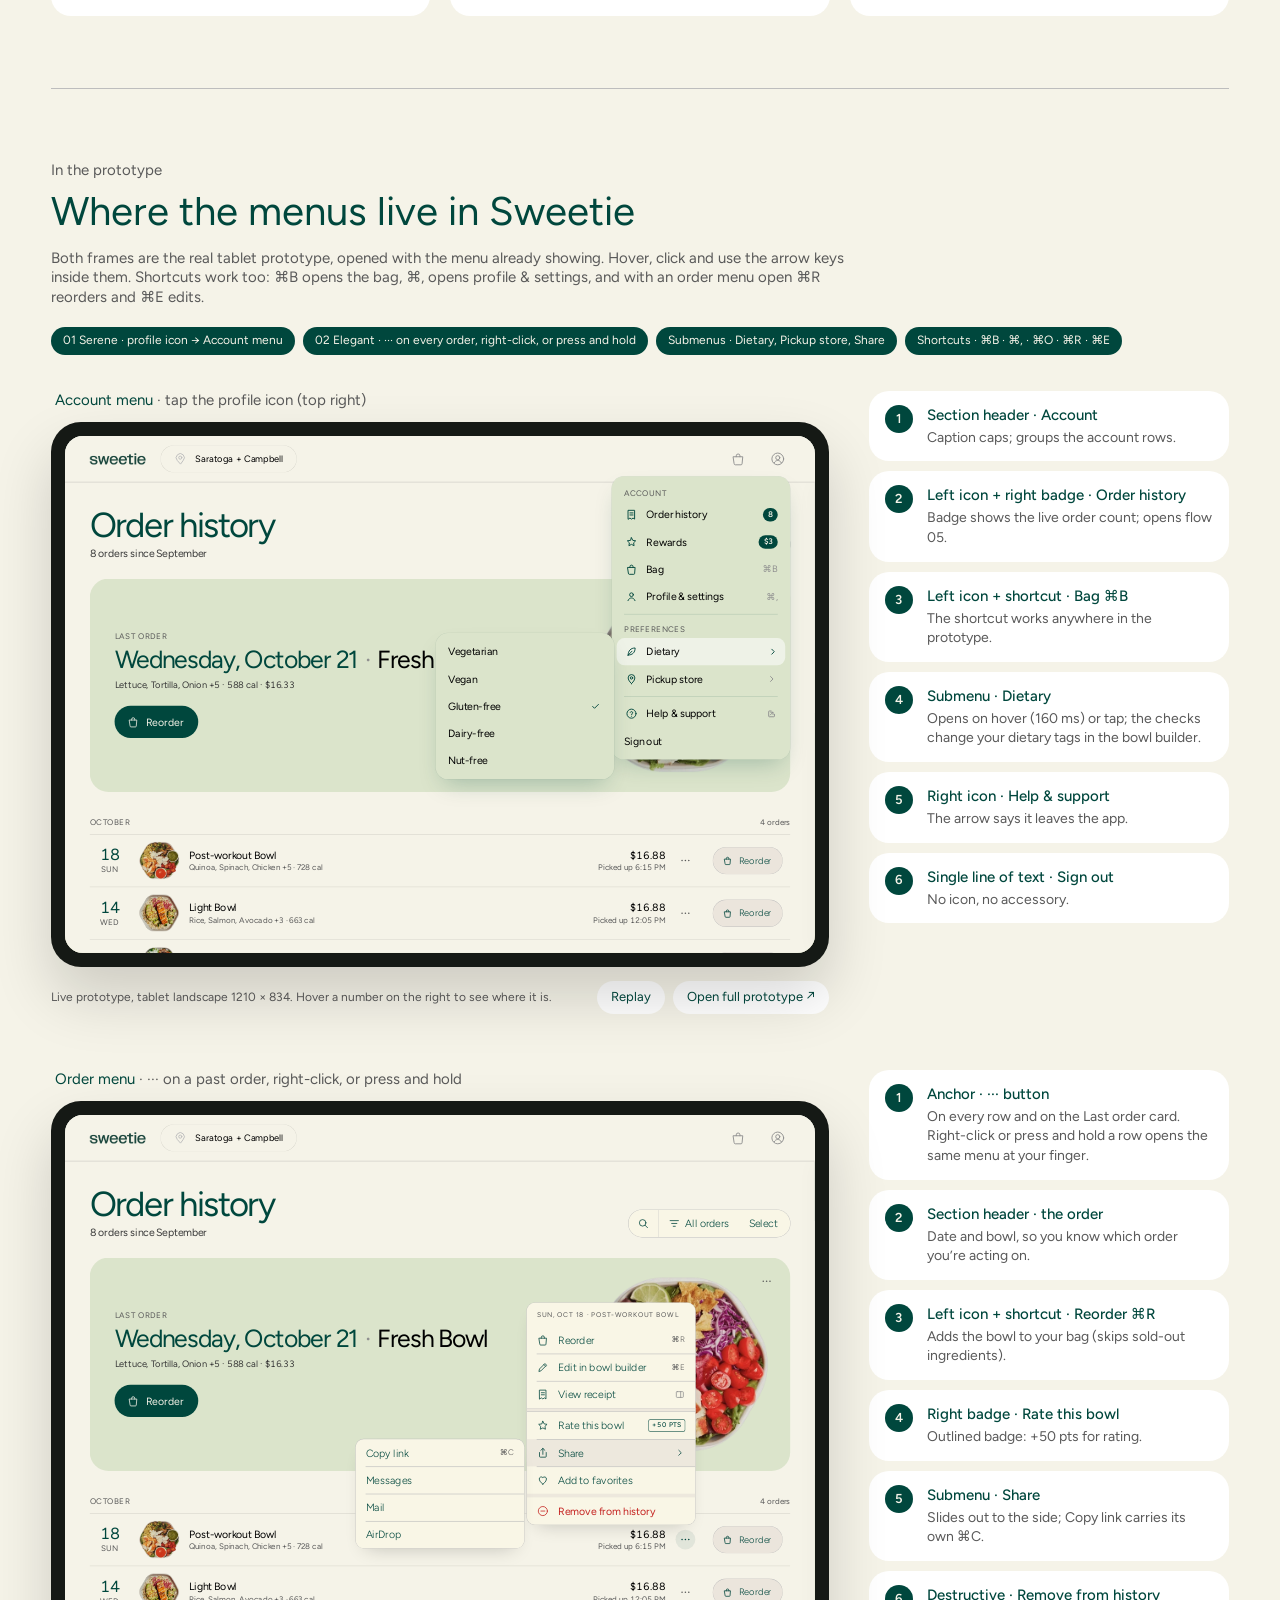
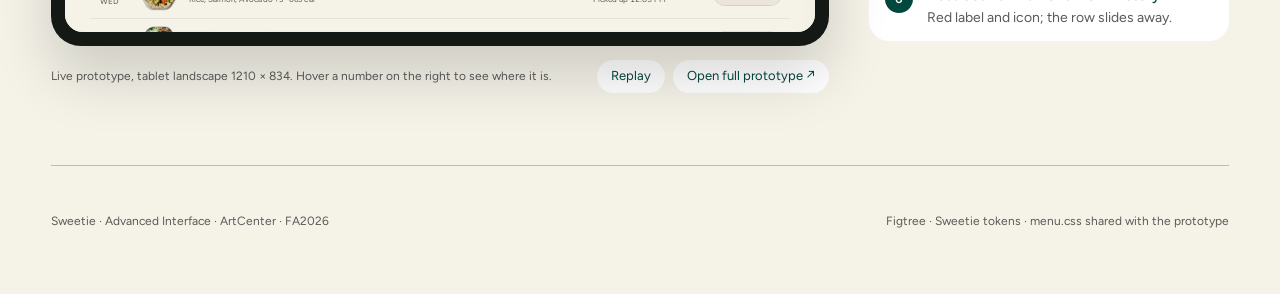
<file: wk06-menus/index.html>
<!doctype html>
<html lang="en">
<head>
<meta charset="utf-8">
<meta name="viewport" content="width=device-width, initial-scale=1">
<title>Sweetie Menus — WK06</title>
<meta name="description" content="Sweetie WK06: a menu system in two tones — Serene (Account menu) and Elegant (Order menu) — with sections, submenus, shortcuts, badges and icons, states and spec.">
<link rel="preconnect" href="https://fonts.googleapis.com">
<link rel="preconnect" href="https://fonts.gstatic.com" crossorigin>
<link href="https://fonts.googleapis.com/css2?family=Figtree:wght@300;400;500;600&display=swap" rel="stylesheet">
<link rel="stylesheet" href="../app/menu.css">
<style>

/* ───────────── Sweetie tokens (Figma variables) ───────────── */
:root{
  --green-950:#00473D; --green-800:#258928; --green-700:#41834F; --green-400:#95CC62; --green-200:#C0E396; --green-100:#DBE4CB;
  --cream-50:#F9F6E6; --cream-100:#F5F3E8; --cream-200:#EBE5DC; --white:#FFFFFF;
  --n-950:#000000; --n-800:#393939; --n-600:#595959; --n-500:#909090; --n-400:#B3B3B3; --n-300:#BDBDBD;
  --text-brand:var(--green-950); --text-primary:var(--n-950); --text-secondary:var(--n-600);
  --serene-ease:cubic-bezier(.45,0,.2,1);
}
*{box-sizing:border-box;margin:0;padding:0}
html{scroll-behavior:smooth}
body{background:var(--cream-100);color:var(--text-primary);font-family:Figtree,system-ui,sans-serif;font-size:18px;line-height:1.3;-webkit-font-smoothing:antialiased}
button{font:inherit;color:inherit;background:none;border:0;cursor:pointer;text-align:left}
a{color:inherit}
svg{display:block}
:focus-visible{outline:2px solid var(--green-950);outline-offset:2px}

/* ───────────── Page shell (same as WK03) ───────────── */
.wrap{max-width:1440px;margin:0 auto;padding:0 clamp(16px,4vw,64px)}
header.top{padding:40px 0 56px}
.back{display:inline-flex;gap:8px;font-size:15px;color:var(--text-secondary);text-decoration:none}
.back:hover{color:var(--text-brand)}
.eyebrow{margin-top:48px;font-size:15px;color:var(--text-secondary)}
h1{margin-top:12px;font-weight:400;font-size:clamp(44px,6vw,70px);line-height:1.1;color:var(--text-brand)}
.lede{margin-top:20px;max-width:900px;font-weight:300;font-size:20px;color:var(--text-secondary)}
.jump{display:flex;flex-wrap:wrap;gap:10px;margin-top:32px}
.jump a{display:inline-flex;gap:8px;padding:10px 18px;border-radius:40px;background:var(--white);font-size:15px;text-decoration:none;color:var(--text-brand);transition:background .3s var(--serene-ease)}
.jump a:hover{background:var(--green-100)}
.jump i{font-style:normal;color:var(--text-secondary)}
.req{display:grid;grid-template-columns:repeat(3,minmax(0,1fr));gap:16px;margin-top:40px;max-width:1100px}
.req div{background:var(--white);border-radius:20px;padding:18px 20px;font-size:15px;color:var(--text-secondary)}
.req b{display:block;font-weight:500;color:var(--text-brand);margin-bottom:6px}
@media (max-width:820px){.req{grid-template-columns:1fr}}

section.set{padding:72px 0;border-top:1px solid var(--n-300)}
.set-num{font-size:15px;color:var(--text-secondary)}
.set-title{margin-top:8px;font-weight:400;font-size:40px;line-height:1.1;color:var(--text-brand)}
.set-desc{margin-top:16px;max-width:820px;font-size:15px;color:var(--text-secondary)}
.tokens{display:flex;flex-wrap:wrap;gap:8px;margin-top:16px}
.tokens span{padding:5px 12px;border-radius:40px;background:var(--white);font-size:12px;color:var(--text-secondary)}
.set-body{display:grid;grid-template-columns:minmax(0,1fr) 402px;gap:48px;margin-top:40px;align-items:start}
.set-left{display:grid;grid-template-columns:minmax(0,1fr);gap:24px;min-width:0}
@media (max-width:640px){.panel{padding:20px}.anat{padding:52px 10px 40px 48px}.stage{padding:16px}.ctrl>span{width:100%}}
.phone-col{position:sticky;top:24px}
.phone-hint{margin-top:14px;font-size:12px;color:var(--text-secondary);text-align:center}
@media (max-width:1060px){.set-body{grid-template-columns:minmax(0,1fr)}.phone-col{position:static;justify-self:center;width:100%;max-width:402px}}
.panel{background:var(--white);border-radius:30px;padding:28px}
.panel h3{font-weight:400;font-size:26px;color:var(--text-brand)}
.panel>p{margin-top:6px;font-size:15px;color:var(--text-secondary)}

/* Spec cards */
.spec{display:grid;grid-template-columns:repeat(4,minmax(0,1fr));gap:20px;margin-top:40px}
@media (max-width:1100px){.spec{grid-template-columns:1fr 1fr}}
@media (max-width:640px){.spec{grid-template-columns:1fr}}
.spec-card{background:var(--white);border-radius:20px;padding:24px}
.spec-card h4{font-weight:400;font-size:26px;color:var(--text-brand);margin-bottom:12px}
.spec-row{display:grid;grid-template-columns:104px minmax(0,1fr);gap:12px;padding:10px 0;border-top:1px solid var(--n-300)}
.spec-row span{font-size:12px;color:var(--text-secondary)}
.spec-row b{font-weight:400;font-size:15px}

footer{padding:48px 0 64px;border-top:1px solid var(--n-300);font-size:12px;color:var(--text-secondary);display:flex;justify-content:space-between;gap:16px;flex-wrap:wrap}
@media (prefers-reduced-motion:reduce){*,*::before,*::after{transition-duration:.01ms!important;transition-delay:0s!important}}

/* ───────────── In the prototype (live tablet embed + pins) ───────────── */
.proto{padding:72px 0;border-top:1px solid var(--n-300)}
.proto-grid{display:grid;grid-template-columns:minmax(0,1fr) 360px;gap:40px;margin-top:36px;align-items:start}
.proto-grid+.proto-grid{margin-top:56px}
@media (max-width:1060px){.proto-grid{grid-template-columns:minmax(0,1fr)}}
.tab-name{margin:0 0 12px 4px;font-size:15px;color:var(--text-brand)}
.tab-name span{color:var(--text-secondary)}
.tab{position:relative;border-radius:30px;background:#151915;padding:14px;box-shadow:0 30px 60px rgba(0,0,0,.16)}
.tab-in{position:relative;aspect-ratio:1210/834;overflow:hidden;border-radius:18px;background:var(--cream-100)}
.tab-sc{position:absolute;left:0;top:0;width:1210px;height:834px;transform-origin:0 0;transform:scale(var(--k,.5))}
.tab-sc iframe{display:block;width:1210px;height:834px;border:0}
.pin{position:absolute;width:46px;height:46px;margin:-23px 0 0 -23px;border-radius:50%;background:var(--green-950);color:var(--cream-100);display:grid;place-items:center;font:600 21px/1 Figtree,system-ui,sans-serif;box-shadow:0 0 0 4px rgba(255,255,255,.92),0 6px 16px rgba(0,0,0,.25);pointer-events:none;opacity:0;transform:scale(.6);transition:opacity .35s ease,transform .45s cubic-bezier(.34,1.5,.5,1);animation:pinp 2.6s ease-in-out infinite}
.pin.hot{opacity:1;transform:scale(1.15)}
@keyframes pinp{50%{box-shadow:0 0 0 12px rgba(255,255,255,.3),0 6px 16px rgba(0,0,0,.25)}}
.tab-bar{display:flex;flex-wrap:wrap;justify-content:space-between;align-items:center;gap:10px;margin-top:14px}
.tab-bar small{font-size:12px;color:var(--text-secondary)}
.tab-bar div{display:flex;gap:8px;flex-wrap:wrap}
.tab-bar a,.tab-bar button{padding:8px 14px;border-radius:40px;background:var(--white);font-size:13px;color:var(--text-brand);text-decoration:none;cursor:pointer;border:0;font-family:inherit}
.tab-bar a:hover,.tab-bar button:hover{background:var(--green-100)}
.key{list-style:none;display:grid;gap:10px;margin:0;padding:0}
.key li{display:grid;grid-template-columns:30px minmax(0,1fr);gap:12px;background:var(--white);border-radius:20px;padding:14px 16px;font-size:14px;line-height:1.4;color:var(--text-secondary);transition:background .3s}
.key li{cursor:default}.key li:hover,.key li.on,.key li:focus-visible{background:var(--green-100);outline:none}
.key li i{font-style:normal;width:28px;height:28px;border-radius:50%;background:var(--green-950);color:var(--cream-100);display:grid;place-items:center;font-size:13px;font-weight:600}
.key li b{display:block;font-weight:500;font-size:15px;color:var(--text-brand);margin-bottom:2px}
.usage{display:flex;flex-wrap:wrap;gap:8px;margin-top:20px}
.usage span{padding:6px 12px;border-radius:40px;font-size:12px}
.usage .yes{background:var(--green-950);color:var(--cream-100)}
.usage .no{background:var(--white);color:var(--text-secondary);box-shadow:inset 0 0 0 1px var(--n-300)}
/* Anatomy */
.anat{position:relative;margin-top:22px;padding:52px 16px 40px 56px;border-radius:24px;background:var(--cream-100);overflow:hidden}
.anat .box{position:relative}
.ov{position:absolute;pointer-events:none}
.ov.pad{background:rgba(192,227,150,.55)}
.ov.slot{outline:1px dashed rgba(0,71,61,.55);outline-offset:-1px}
.ov.tag{font-size:11px;color:var(--green-950);white-space:nowrap;transform:translate(-50%,0);font-variant-numeric:tabular-nums}
.ov.tick{height:1px;background:var(--green-950)}
.ov.tick::before,.ov.tick::after{content:"";position:absolute;top:-3px;width:1px;height:7px;background:var(--green-950)}
.ov.tick::before{left:0}.ov.tick::after{right:0}
.ov.vtick{width:1px;background:var(--green-950)}
.ov.vtick::before,.ov.vtick::after{content:"";position:absolute;left:-3px;height:1px;width:7px;background:var(--green-950)}
.ov.vtick::before{top:0}.ov.vtick::after{bottom:0}


/* ───────────── WK06 page ───────────── */
.set .panel.wide{margin-top:24px}
.set .panel.wide:first-of-type{margin-top:40px}
.comp-grid{display:grid;grid-template-columns:minmax(0,1fr) 300px;gap:32px;margin-top:22px;align-items:start}
@media (max-width:1060px){.comp-grid{grid-template-columns:minmax(0,1fr)}}
.comp{position:relative;display:flex;gap:4px;align-items:flex-start;padding:40px 56px;border-radius:24px;background:var(--cream-100);overflow-x:auto}
.comp .menu{flex:none}
.comp-sub{flex:none}
.cfg-pin{position:absolute;width:24px;height:24px;margin:-12px 0 0 0;border-radius:50%;background:var(--green-950);color:var(--cream-100);display:grid;place-items:center;font:600 12px/1 Figtree,system-ui,sans-serif;box-shadow:0 0 0 3px var(--cream-100);transition:transform .3s cubic-bezier(.34,1.5,.64,1),background .3s;z-index:2;pointer-events:none}
.cfg-pin.hot{transform:scale(1.3);background:#258928}
.cfg{list-style:none;display:grid;gap:8px}
.cfg li{display:grid;grid-template-columns:28px minmax(0,1fr);gap:10px;align-items:center;padding:10px 14px;border-radius:16px;background:var(--cream-100);font-size:14px;color:var(--text-secondary);cursor:default;transition:background .3s}
.cfg li:hover,.cfg li.on,.cfg li:focus-visible{background:var(--green-100);outline:none}
.cfg li i{font-style:normal;width:24px;height:24px;border-radius:50%;background:var(--green-950);color:var(--cream-100);display:grid;place-items:center;font-size:12px;font-weight:600}
.cfg li b{display:block;font-weight:500;font-size:15px;color:var(--text-brand)}
/* states board */
.states-board{margin-top:22px;overflow-x:auto;border-radius:24px;background:var(--cream-100);padding:24px}
.sb{display:grid;grid-template-columns:150px repeat(3,minmax(288px,1fr));gap:12px 20px;align-items:center;min-width:1050px}
.sb-h{font-size:12px;letter-spacing:.06em;text-transform:uppercase;color:var(--text-secondary);padding-left:4px}
.sb-name{font-size:15px;color:var(--text-brand)}
.sb-cell .menu.one{width:var(--mn-w)}
.sb-cell .menu[data-tone=elegant] .mi::before{display:none}
/* anatomy */
.anat{padding:88px 120px 124px 150px}
.set .spec{grid-template-columns:repeat(3,minmax(0,1fr))}
@media (max-width:1100px){.set .spec{grid-template-columns:1fr 1fr}}
@media (max-width:640px){.set .spec{grid-template-columns:1fr}}
.anat .box .menu{transition:none}
.ov.tag{font-size:11px}
</style>
</head>
<body>
<div class="wrap">
  <header class="top">
    <a class="back" href="../">← Sweetie</a>
    <p class="eyebrow">Advanced Interface · WK06 · Menus</p>
    <h1>Menu system</h1>
    <p class="lede">One menu item structure, two tones. Every row is built from the same slots: an optional left icon, a single line of text, and one right-side accessory (a shortcut, a badge, an icon or a submenu chevron). Rows group into sections with a header and a separator, and any row can open a submenu. Serene is the account menu on the profile icon; Elegant is the menu on each past order in Order history.</p>
    <nav class="jump" aria-label="Sections">
      <a href="#serene"><i>01</i> Serene · Account menu</a>
      <a href="#elegant"><i>02</i> Elegant · Order menu</a>
      <a href="#in-prototype"><i>→</i> In the prototype</a>
    </nav>
    <div class="req">
      <div><b>Structure</b>Left icon (optional) · single-line label · one right accessory: shortcut / badge / icon / submenu chevron</div>
      <div><b>Configurations</b>Single line · left icon · right icon · right shortcut · right badge · sections · submenu</div>
      <div><b>States</b>Enabled · Hover · Pressed on every row, shown side by side below and live in the prototype</div>
    </div>
  </header>
</div>

<div class="wrap">
<!-- ═════════════ 01 SERENE ═════════════ -->
<section class="set" id="serene">
  <p class="set-num">01 · Serene</p>
  <h2 class="set-title">Account menu</h2>
  <p class="set-desc">Tone: calm, soft, unhurried. The menu is a sage card with generous corners; rows are rounded pills that warm to white on hover and settle into green when pressed. It opens with a slow fade and rise, rows arriving one after another. Function: it drops from the profile icon and gathers everything about Matt’s account — order history, rewards, the bag, settings, dietary preferences and pickup store — with ⌘ shortcuts for an iPad keyboard.</p>
  <div class="tokens"><span>Figtree 17 / 22 Regular</span><span>green-100 #DBE4CB</span><span>radius 20 · rows 13</span><span>rows 44 (M)</span><span>ease (.45, 0, .2, 1)</span></div>

  <div class="panel wide">
    <h3>Configurations</h3>
    <p>The full menu with its Dietary submenu open. Hover a number to find each configuration.</p>
    <div class="comp-grid">
      <div class="comp" id="comp-serene" data-tone="serene"></div>
      <ol class="cfg" id="cfg-serene"></ol>
    </div>
  </div>

  <div class="panel wide">
    <h3>States</h3>
    <p>Enabled, Hover and Pressed for each kind of row. Hover the live menu in the prototype to feel the timing.</p>
    <div class="states-board" id="states-serene"></div>
  </div>

  <div class="panel wide">
    <h3>Anatomy</h3>
    <p>Measured from the real component at 1:1 (prototype pixels).</p>
    <div class="anat"><div class="box" id="anat-serene"></div></div>
  </div>

  <div class="spec" id="spec-serene"></div>
</section>

<!-- ═════════════ 02 ELEGANT ═════════════ -->
<section class="set" id="elegant">
  <p class="set-num">02 · Elegant</p>
  <h2 class="set-title">Order menu</h2>
  <p class="set-desc">Tone: precise, quiet, editorial. A cream sheet with a hairline edge and small corners; light type in Sweetie green, rows divided by hairlines and sections by a thin band. It appears quickly with no stagger, and its submenu slides out from the side. Function: tap ··· on any past order, right-click it, or press and hold — then reorder, edit, view the receipt, rate, share, favorite or hide it.</p>
  <div class="tokens"><span>Figtree 17 / 22 Light</span><span>cream-50 #F9F6E6 · hairline #BDBDBD</span><span>radius 13 · rows 0</span><span>rows 44 (M)</span><span>ease (.32, .72, 0, 1)</span></div>

  <div class="panel wide">
    <h3>Configurations</h3>
    <p>The full menu with its Share submenu open. Hover a number to find each configuration.</p>
    <div class="comp-grid">
      <div class="comp" id="comp-elegant" data-tone="elegant"></div>
      <ol class="cfg" id="cfg-elegant"></ol>
    </div>
  </div>

  <div class="panel wide">
    <h3>States</h3>
    <p>Enabled, Hover and Pressed for each kind of row, including the destructive row.</p>
    <div class="states-board" id="states-elegant"></div>
  </div>

  <div class="panel wide">
    <h3>Anatomy</h3>
    <p>Measured from the real component at 1:1 (prototype pixels).</p>
    <div class="anat"><div class="box" id="anat-elegant"></div></div>
  </div>

  <div class="spec" id="spec-elegant"></div>
</section>
</div>

<div class="wrap">
<section class="proto" id="in-prototype">
  <p class="set-num">In the prototype</p>
  <h2 class="set-title">Where the menus live in Sweetie</h2>
  <p class="set-desc">Both frames are the real tablet prototype, opened with the menu already showing. Hover, click and use the arrow keys inside them. Shortcuts work too: ⌘B opens the bag, ⌘, opens profile &amp; settings, and with an order menu open ⌘R reorders and ⌘E edits.</p>
  <div class="usage"><span class="yes">01 Serene · profile icon → Account menu</span><span class="yes">02 Elegant · ··· on every order, right-click, or press and hold</span><span class="yes">Submenus · Dietary, Pickup store, Share</span><span class="yes">Shortcuts · ⌘B · ⌘, · ⌘O · ⌘R · ⌘E</span></div>
  <div class="proto-grid">
    <div>
      <p class="tab-name">Account menu <span>· tap the profile icon (top right)</span></p>
      <div class="tab"><div class="tab-in"><div class="tab-sc">
        <iframe src="../app/index.html?embed#menu/account" data-src="../app/index.html?embed#menu/account" title="Sweetie tablet prototype — Account menu" loading="lazy"></iframe>
        <span class="pin" data-n="1" style="left:1122px;top:89px">1</span><span class="pin" data-n="2" style="left:890px;top:127px">2</span><span class="pin" data-n="3" style="left:890px;top:215px">3</span><span class="pin" data-n="4" style="left:890px;top:348px">4</span><span class="pin" data-n="5" style="left:890px;top:448px">5</span><span class="pin" data-n="6" style="left:890px;top:492px">6</span>
      </div></div></div>
      <div class="tab-bar"><small>Live prototype, tablet landscape 1210 × 834. Hover a number on the right to see where it is.</small><div><button type="button" data-act="replay">Replay</button><a href="../app/index.html#orders" target="_blank" rel="noopener">Open full prototype ↗</a></div></div>
    </div>
    <ol class="key">
      <li data-pin="1"><i>1</i><span><b>Section header · Account</b>Caption caps; groups the account rows.</span></li>
      <li data-pin="2"><i>2</i><span><b>Left icon + right badge · Order history</b>Badge shows the live order count; opens flow 05.</span></li>
      <li data-pin="3"><i>3</i><span><b>Left icon + shortcut · Bag ⌘B</b>The shortcut works anywhere in the prototype.</span></li>
      <li data-pin="4"><i>4</i><span><b>Submenu · Dietary</b>Opens on hover (160 ms) or tap; the checks change your dietary tags in the bowl builder.</span></li>
      <li data-pin="5"><i>5</i><span><b>Right icon · Help &amp; support</b>The arrow says it leaves the app.</span></li>
      <li data-pin="6"><i>6</i><span><b>Single line of text · Sign out</b>No icon, no accessory.</span></li>
    </ol>
  </div>
  <div class="proto-grid">
    <div>
      <p class="tab-name">Order menu <span>· ··· on a past order, right-click, or press and hold</span></p>
      <div class="tab"><div class="tab-in"><div class="tab-sc">
        <iframe src="../app/index.html?embed#menu/order" data-src="../app/index.html?embed#menu/order" title="Sweetie tablet prototype — Order menu" loading="lazy"></iframe>
        <span class="pin" data-n="1" style="left:1094px;top:686px">1</span><span class="pin" data-n="2" style="left:1070px;top:323px">2</span><span class="pin" data-n="3" style="left:838px;top:364px">3</span><span class="pin" data-n="4" style="left:838px;top:502px">4</span><span class="pin" data-n="5" style="left:838px;top:546px">5</span><span class="pin" data-n="6" style="left:838px;top:640px">6</span>
      </div></div></div>
      <div class="tab-bar"><small>Live prototype, tablet landscape 1210 × 834. Hover a number on the right to see where it is.</small><div><button type="button" data-act="replay">Replay</button><a href="../app/index.html#orders" target="_blank" rel="noopener">Open full prototype ↗</a></div></div>
    </div>
    <ol class="key">
      <li data-pin="1"><i>1</i><span><b>Anchor · ··· button</b>On every row and on the Last order card. Right-click or press and hold a row opens the same menu at your finger.</span></li>
      <li data-pin="2"><i>2</i><span><b>Section header · the order</b>Date and bowl, so you know which order you’re acting on.</span></li>
      <li data-pin="3"><i>3</i><span><b>Left icon + shortcut · Reorder ⌘R</b>Adds the bowl to your bag (skips sold-out ingredients).</span></li>
      <li data-pin="4"><i>4</i><span><b>Right badge · Rate this bowl</b>Outlined badge: +50 pts for rating.</span></li>
      <li data-pin="5"><i>5</i><span><b>Submenu · Share</b>Slides out to the side; Copy link carries its own ⌘C.</span></li>
      <li data-pin="6"><i>6</i><span><b>Destructive · Remove from history</b>Red label and icon; the row slides away.</span></li>
    </ol>
  </div>
</section>
</div>

<div class="wrap"><footer><span>Sweetie · Advanced Interface · ArtCenter · FA2026</span><span>Figtree · Sweetie tokens · menu.css shared with the prototype</span></footer></div>

<script src="../app/menu.js"></script>
<script>
const $=(s,r=document)=>r.querySelector(s), $$=(s,r=document)=>[...r.querySelectorAll(s)];
/* ── content (same rows as the prototype) ── */
const SERENE={main:[
  {head:'Account'},
  {label:'Order history',lead:'receipt',badge:'8'},
  {label:'Rewards',lead:'star',badge:'$3'},
  {label:'Bag',lead:'bag',key:'⌘B'},
  {label:'Profile & settings',lead:'person',key:'⌘,'},
  {sep:1},{head:'Preferences'},
  {label:'Dietary',lead:'leaf',sub:1},
  {label:'Pickup store',lead:'pin',sub:1},
  {sep:1},
  {label:'Help & support',lead:'help',icon:'out'},
  {label:'Sign out'}],
  subOf:7, sub:['Vegetarian','Vegan','Gluten-free','Dairy-free','Nut-free'].map(d=>({label:d,check:d==='Gluten-free'})),
  cfg:[['Section','Account',0,'head'],['Left icon','Order history',1],['Right badge','Order history',1,'trail'],['Right shortcut','Bag',3,'trail'],
       ['Submenu','Dietary',7],['Right icon','Help & support',10,'trail'],['Single line of text','Sign out',11],['Check (in submenu)','Gluten-free','sub2','trail']]
};
const ELEGANT={main:[
  {head:'Sun, Oct 18 · Post-workout Bowl'},
  {label:'Reorder',lead:'bag',key:'⌘R'},
  {label:'Edit in bowl builder',lead:'pencil',key:'⌘E'},
  {label:'View receipt',lead:'receipt',icon:'sheet'},
  {sep:1},
  {label:'Rate this bowl',lead:'star',badge:'+50 pts'},
  {label:'Share',lead:'share',sub:1},
  {label:'Add to favorites',lead:'heart'},
  {sep:1},
  {label:'Remove from history',lead:'remove',danger:1}],
  subOf:6, sub:[{label:'Copy link',key:'⌘C'},{label:'Messages'},{label:'Mail'},{label:'AirDrop'}],
  cfg:[['Section','Order',0,'head'],['Left icon','Reorder',1],['Right shortcut','Reorder',1,'trail'],['Right icon','View receipt',3,'trail'],
       ['Right badge','Rate this bowl',5,'trail'],['Submenu','Share',6],['Single line of text','Messages','sub1'],['Destructive','Remove from history',9]]
};
const menuEl=(tone,items,cls='')=>`<div class="menu static ${cls}" data-tone="${tone}" role="presentation">${items.map(menuItem).join('')}</div>`;

/* ── Configurations: full menu + open submenu, with numbered markers ── */
function comp(tone,D){
  const host=$('#comp-'+tone);
  host.innerHTML=`<div class="comp-main">${menuEl(tone,D.main)}</div><div class="comp-sub">${menuEl(tone,D.sub)}</div>`;
  const main=$('.comp-main .menu',host), sub=$('.comp-sub .menu',host), rows=$$('.mi,.m-head',main), srows=$$('.mi',sub);
  const subRow=$$('.mi,.m-head,.m-sep',main)[D.subOf]; subRow.setAttribute('aria-expanded','true');
  const place=()=>{ $('.comp-sub',host).style.marginTop=(subRow.offsetTop-(tone==='serene'?8:0))+'px';
    $$('.cfg-pin',host).forEach(p=>p.remove());
    D.cfg.forEach(([name,label,idx,where],n)=>{
      const all=$$('.mi,.m-head,.m-sep',main);
      let el=typeof idx==='number'?all[idx]:srows[+idx.slice(3)];
      const hr=host.getBoundingClientRect(), r=(where==='trail'?(el.querySelector('.mi-trail')||el):where==='head'?el:(el.querySelector('.mi-lead')||el.querySelector('.mi-label'))).getBoundingClientRect();
      const pin=document.createElement('span'); pin.className='cfg-pin'; pin.dataset.n=n+1; pin.textContent=n+1;
      const mr=main.getBoundingClientRect(); const left=where==='trail'?r.right-hr.left+10:where==='head'?mr.right-hr.left+14:r.left-hr.left-30;
      pin.style.left=left+'px'; pin.style.top=(r.top-hr.top+r.height/2)+'px'; host.appendChild(pin); });
  };
  place(); addEventListener('resize',place); document.fonts&&document.fonts.ready.then(place);
  $('#cfg-'+tone).innerHTML=D.cfg.map(([name,label],n)=>`<li data-n="${n+1}"><i>${n+1}</i><span><b>${name}</b>${label}</span></li>`).join('');
  $$('#cfg-'+tone+' li').forEach(li=>{ li.tabIndex=0; const on=v=>{ $$('.cfg-pin',host).forEach(p=>p.classList.toggle('hot',v&&p.dataset.n===li.dataset.n)); li.classList.toggle('on',v); };
    li.onmouseenter=()=>on(true); li.onmouseleave=()=>on(false); li.onfocus=()=>on(true); li.onblur=()=>on(false); });
}

/* ── States board ── */
function states(tone,rows){
  const head=`<div class="sb-h"></div><div class="sb-h">Enabled</div><div class="sb-h">Hover</div><div class="sb-h">Pressed</div>`;
  $('#states-'+tone).innerHTML=`<div class="sb" data-tone="${tone}">${head}${rows.map(([name,it])=>`<div class="sb-name">${name}</div>`
    +['','is-hover','is-pressed'].map(st=>`<div class="sb-cell">${menuEl(tone,[it],'one')}</div>`).join('')).join('')}</div>`;
  $$('#states-'+tone+' .sb-cell').forEach((c,i)=>{ const st=['','is-hover','is-pressed'][i%3]; if(st) $('.mi',c).classList.add(st); });
}

/* ── Anatomy: redlines measured from the DOM ── */
function anatomy(tone,items){
  const box=$('#anat-'+tone); box.innerHTML=menuEl(tone,items);
  const draw=()=>{ $$('.ov',box).forEach(o=>o.remove());
    const B=box.getBoundingClientRect(), m=$('.menu',box), M=m.getBoundingClientRect(), rows=$$('.mi',m), R=rows[0].getBoundingClientRect(), cs=getComputedStyle(rows[0]);
    const rel=r=>({l:r.left-B.left,t:r.top-B.top,r:r.right-B.left,b:r.bottom-B.top,w:r.width,h:r.height});
    const add=(cls,st,txt)=>{ const o=document.createElement('div'); o.className='ov '+cls; Object.assign(o.style,st); if(txt) o.textContent=txt; box.appendChild(o); return o; };
    const tag=(x,y,txt,al)=>add('tag',{left:x+'px',top:y+'px',transform:al||'translate(-50%,0)'},txt);
    const m0=rel(M), r0=rel(R), lead=rel($('.mi-lead',rows[0]).getBoundingClientRect()), lab=rel($('.mi-label',rows[0]).getBoundingClientRect()), tr=rel($('.mi-trail',rows[0]).getBoundingClientRect());
    const padL=parseFloat(cs.paddingLeft), mpad=parseFloat(getComputedStyle(m).paddingLeft);
    // menu width
    add('tick',{left:m0.l+'px',top:(m0.t-18)+'px',width:m0.w+'px'}); tag(m0.l+m0.w/2,m0.t-36,`menu ${Math.round(m0.w)}`);
    // row height
    add('vtick',{left:(m0.r+14)+'px',top:r0.t+'px',height:r0.h+'px'}); tag(m0.r+22,r0.t+r0.h/2-7,`row ${Math.round(r0.h)}`,'none');
    // container padding
    if(mpad){ add('pad',{left:m0.l+'px',top:m0.t+'px',width:mpad+'px',height:m0.h+'px'}); tag(m0.l-6,m0.t+m0.h-16,`pad ${mpad}`,'translate(-100%,0)'); }
    // row padding left
    add('pad',{left:r0.l+'px',top:r0.t+'px',width:padL+'px',height:r0.h+'px'});
    // lead slot, gap, label, trailing
    add('slot',{left:lead.l+'px',top:lead.t+'px',width:lead.w+'px',height:lead.h+'px'});
    add('slot',{left:lab.l+'px',top:lab.t+'px',width:lab.w+'px',height:lab.h+'px'});
    add('slot',{left:tr.l+'px',top:tr.t+'px',width:tr.w+'px',height:tr.h+'px'});
    const by=m0.b+18;
    add('tick',{left:r0.l+'px',top:by+'px',width:padL+'px'}); tag(r0.l,by+8,`row padding ${padL}`,'translate(-100%,0)');
    add('tick',{left:lead.l+'px',top:(by+28)+'px',width:lead.w+'px'}); tag(lead.l+lead.w/2,by+36,`icon ${Math.round(lead.w)}`);
    add('tick',{left:lead.r+'px',top:(by+56)+'px',width:(lab.l-lead.r)+'px'}); tag((lead.r+lab.l)/2,by+64,`gap ${Math.round(lab.l-lead.r)}`);
    tag(lab.l+lab.w/2,by+8,`${getComputedStyle(rows[0]).fontSize.replace('px','')} / ${parseFloat(getComputedStyle(rows[0]).lineHeight)} · ${getComputedStyle(rows[0]).fontWeight==='300'?'Light':'Regular'}`);
    add('tick',{left:tr.l+'px',top:by+'px',width:tr.w+'px'}); tag(tr.l+tr.w/2,by+8,`${$('.mi-badge',rows[0])?'badge':'shortcut'} ${Math.round(tr.w)}×${Math.round(tr.h)}`);
    tag(m0.l+4,m0.t-60,`radius ${getComputedStyle(m).borderTopLeftRadius.replace('px','')}`+(tone==='serene'?` · row radius ${cs.borderTopLeftRadius.replace('px','')}`:' · rows square'),'none');
  };
  draw(); document.fonts&&document.fonts.ready.then(draw); addEventListener('resize',draw);
}

/* ── Spec cards ── */
function spec(tone,cards){ $('#spec-'+tone).innerHTML=cards.map(([h,rows])=>`<div class="spec-card"><h4>${h}</h4>${rows.map(([k,v])=>`<div class="spec-row"><span>${k}</span><b>${v}</b></div>`).join('')}</div>`).join(''); }

comp('serene',SERENE); comp('elegant',ELEGANT);
states('serene',[['Left icon + badge',SERENE.main[1]],['Shortcut',SERENE.main[3]],['Submenu',SERENE.main[7]],['Right icon',SERENE.main[10]],['Single line',SERENE.main[11]]]);
states('elegant',[['Left icon + shortcut',ELEGANT.main[1]],['Badge',ELEGANT.main[5]],['Submenu',ELEGANT.main[6]],['Right icon',ELEGANT.main[3]],['Single line',ELEGANT.sub[1]],['Destructive',ELEGANT.main[9]]]);
anatomy('serene',[{label:'Order history',lead:'receipt',badge:'8'},{label:'Bag',lead:'bag',key:'⌘B'}]);
anatomy('elegant',[{label:'Reorder',lead:'bag',key:'⌘R'},{label:'Rate this bowl',lead:'star',badge:'+50 pts'}]);

spec('serene',[
  ['Container',[['Width','288'],['Padding','8'],['Radius','20'],['Fill','green-100 #DBE4CB'],['Stroke','0.5 · green-950 12%'],['Shadow','0 18 40 −14 · green-950 28%'],['Position','8 below the profile icon, right edges aligned']]],
  ['Item',[['Height','44 (M tier)'],['Padding','0 12'],['Gap','12'],['Radius','13'],['Label','Figtree 17 / 22 Regular · −1% · black'],['Left icon','24 slot · 20 glyph · stroke 1.5 · green-950']]],
  ['Right accessories',[['Shortcut','Figtree 15 / 20 · +2% · #909090'],['Badge','22 high · min 22 · padding 0 8 · pill · green-950 / cream 13 Semibold'],['Icon','20 slot · 18 glyph · stroke 1.5 · #909090'],['Chevron','16 glyph · stroke 1.6 · moves 2 right on hover'],['Check','18 · green-950 (submenu only)']]],
  ['Sections & submenu',[['Header','Figtree 13 / 18 caps · +6% · #595959 · padding 10 12 4'],['Separator','0.5 · green-950 18% · margin 6 12'],['Submenu','Same container · 4 from its row · top aligned to the row · flips left at the screen edge'],['Opens','Hover 160 ms · tap · → key; ← / Esc closes']]],
  ['States',[['Enabled','transparent'],['Hover','white 55% · icons and chevron to green-950'],['Pressed','green-200 75% · scale 0.985 · 0.12 s'],['Open submenu row','keeps the hover fill']]],
  ['Motion',[['Open','0.42 s · ease (.45, 0, .2, 1) · from scale 0.96, −6 y'],['Fade','0.32 s'],['Rows','stagger 24 ms each, rise 4'],['Close','reverse, no stagger'],['Reduced motion','instant']]]
]);
spec('elegant',[
  ['Container',[['Width','272'],['Padding','0'],['Radius','13'],['Fill','cream-50 #F9F6E6'],['Stroke','0.5 · #BDBDBD'],['Shadow','0 14 30 −16 · black 24%'],['Position','8 below the ··· button (or at the press point); flips above near the bottom']]],
  ['Item',[['Height','44 (M tier)'],['Padding','0 16'],['Gap','14'],['Radius','0'],['Divider','0.5 · #BDBDBD · inset 16 from the left'],['Label','Figtree 17 / 22 Light · green-950'],['Left icon','20 slot · 18 glyph · stroke 1.25 · green-950']]],
  ['Right accessories',[['Shortcut','Figtree 13 / 18 · +6% · #595959'],['Badge','20 high · padding 0 6 · radius 3 · 1 outline green-950 · 11 Medium caps +6%'],['Icon','18 slot · 16 glyph · stroke 1.25 · #909090'],['Chevron','14 glyph · stroke 1.4'],['Destructive','#C4211F · Regular · icon matches']]],
  ['Sections & submenu',[['Header','Figtree 11 / 16 caps · +8% · #595959 · padding 12 16 10 · hairline under'],['Separator','6 band · cream-200 85% · hairlines top and bottom'],['Submenu','Same container · 4 from its row · slides 6 from its side'],['Opens','Hover 160 ms · tap · → key; ← / Esc closes']]],
  ['States',[['Enabled','transparent'],['Hover','cream-200 85% · accessories to green-950'],['Pressed','green-950 9% · 0.08 s'],['Destructive pressed','red 8%']]],
  ['Motion',[['Open','0.28 s · ease (.32, .72, 0, 1) · from scale 0.98, −4 y'],['Fade','0.2 s ease-out'],['Rows','no stagger: appear together'],['Submenu','0.28 s slide 6 from its side'],['Reduced motion','instant']]]
]);

/* In the prototype: scale the live 1210 × 834 tablet into its frame; pins sit in prototype pixels */
document.querySelectorAll('.tab').forEach(tab=>{
  const inn=tab.querySelector('.tab-in'), sc=tab.querySelector('.tab-sc'), fr=tab.querySelector('iframe');
  const fit=()=>sc.style.setProperty('--k',(inn.clientWidth/1210).toFixed(4));
  new ResizeObserver(fit).observe(inn); fit();
  const grid=tab.closest('.proto-grid');
  grid.querySelectorAll('[data-act=replay]').forEach(b=>b.onclick=()=>{fr.src=fr.dataset.src+'&t='+Date.now();});
  const lis=[...grid.querySelectorAll('.key li[data-pin]')];
  const show=li=>{lis.forEach(o=>{const on=o===li;o.classList.toggle('on',on);const p=tab.querySelector('.pin[data-n="'+o.dataset.pin+'"]');p&&p.classList.toggle('hot',on);});};
  lis.forEach(li=>{li.tabIndex=0;
    li.addEventListener('pointerenter',e=>{if(e.pointerType==='mouse')show(li)});
    li.addEventListener('pointerleave',e=>{if(e.pointerType==='mouse')show(null)});
    li.addEventListener('click',()=>show(li.classList.contains('on')&&matchMedia('(hover:none)').matches?null:li));
    li.addEventListener('focus',()=>show(li)); li.addEventListener('blur',()=>show(null));});
});
</script>
</body>
</html>
</file>
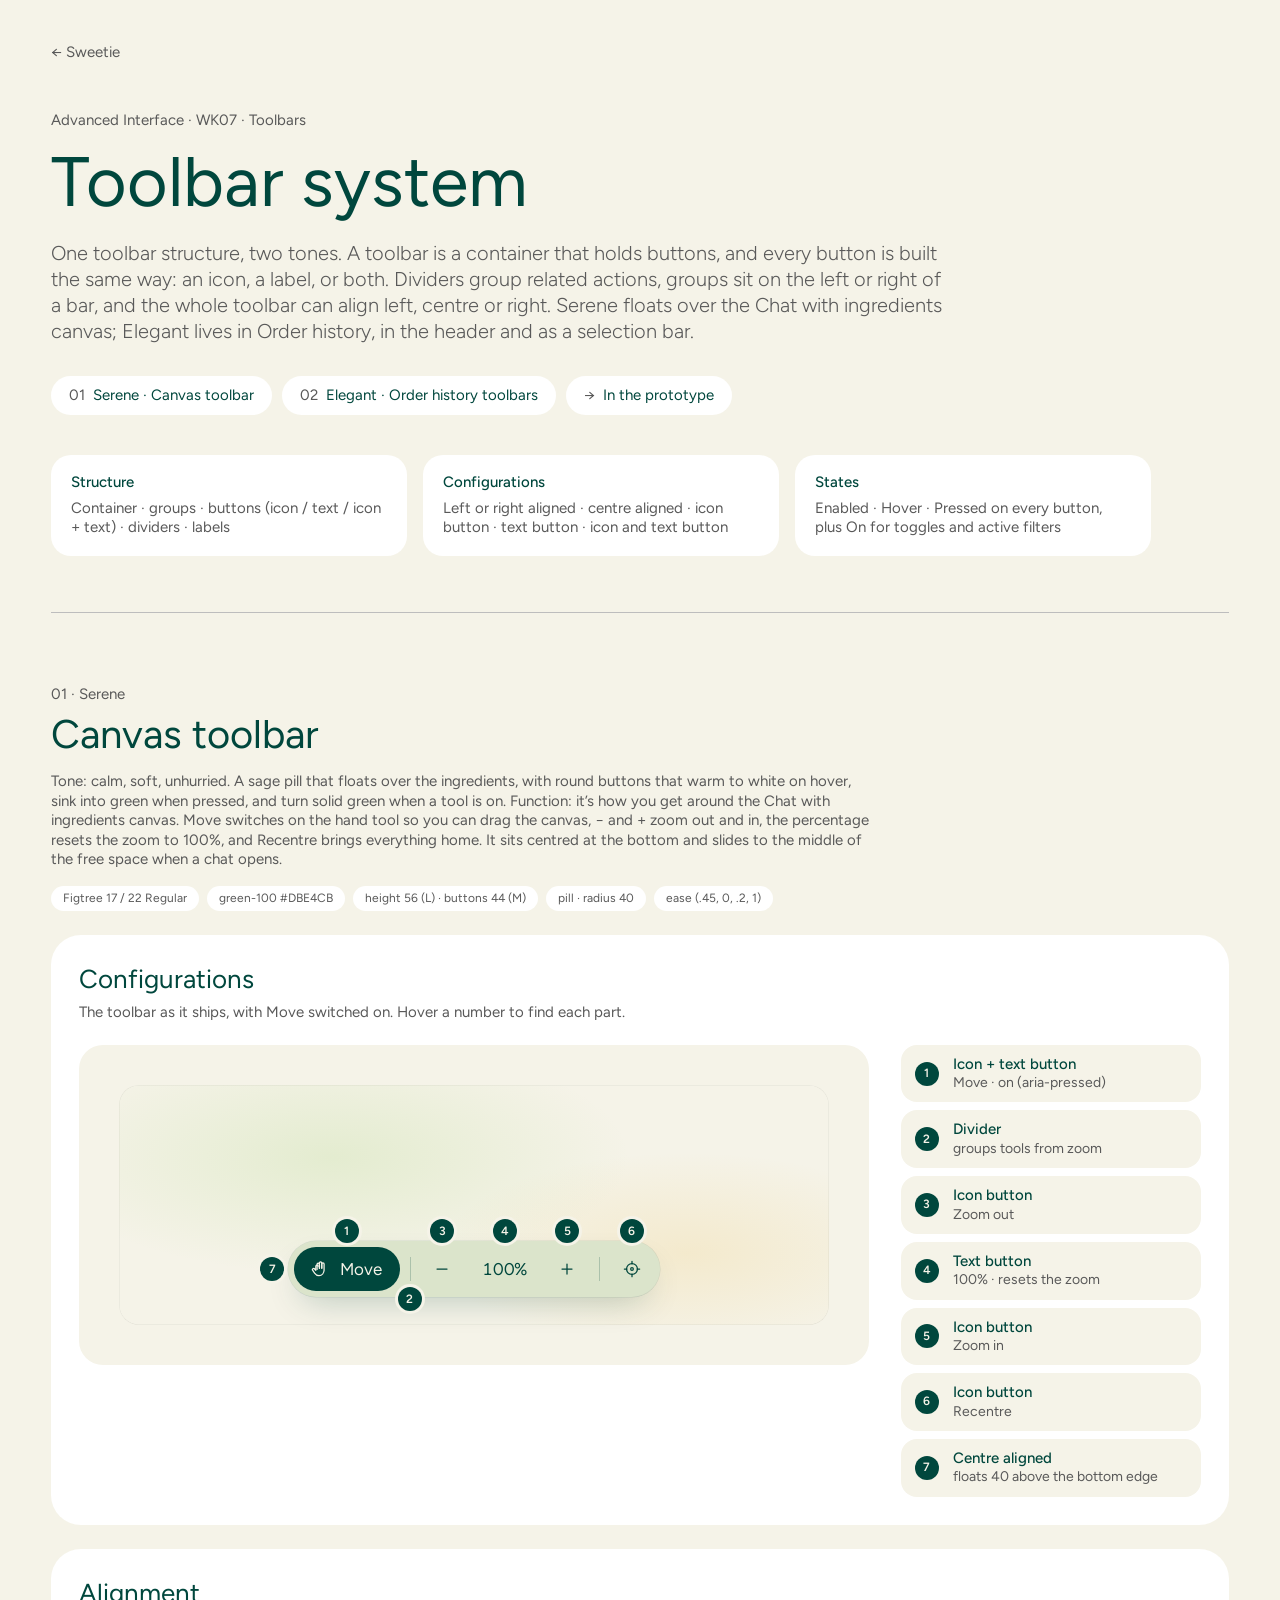
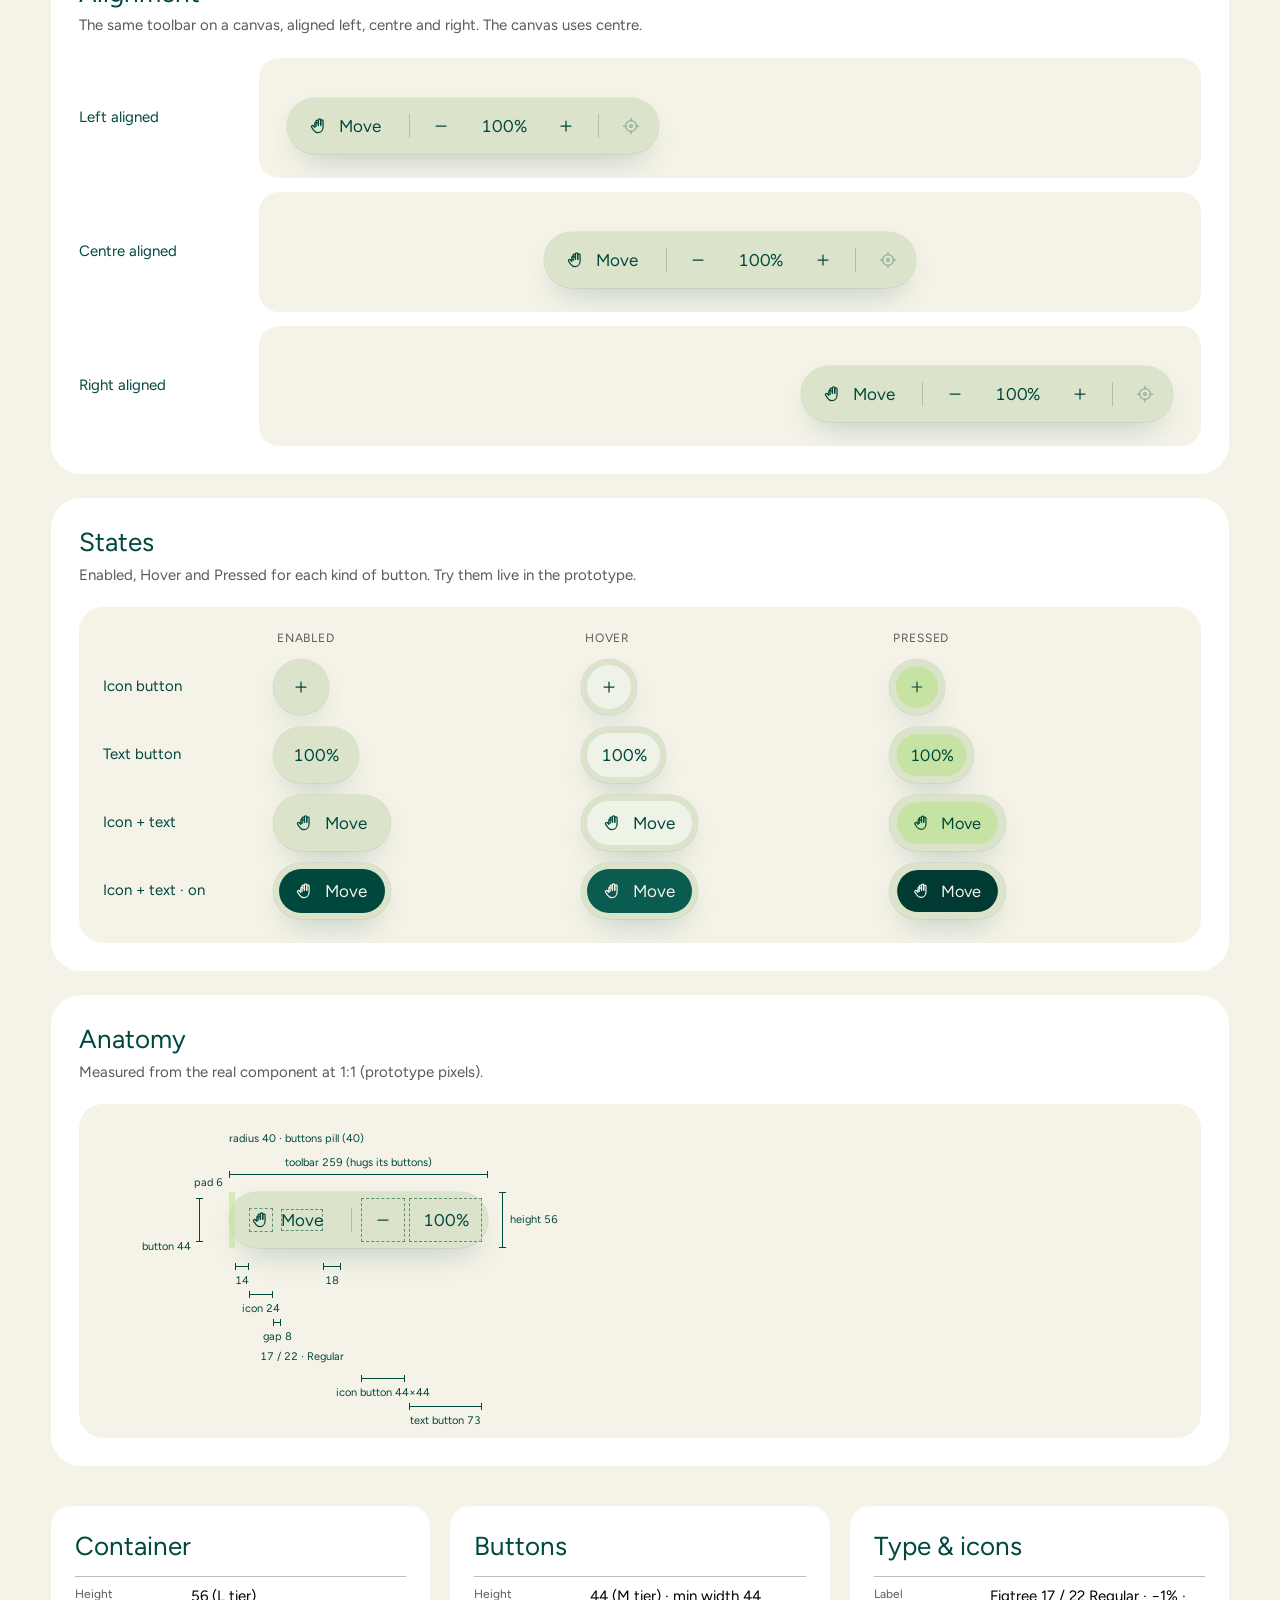
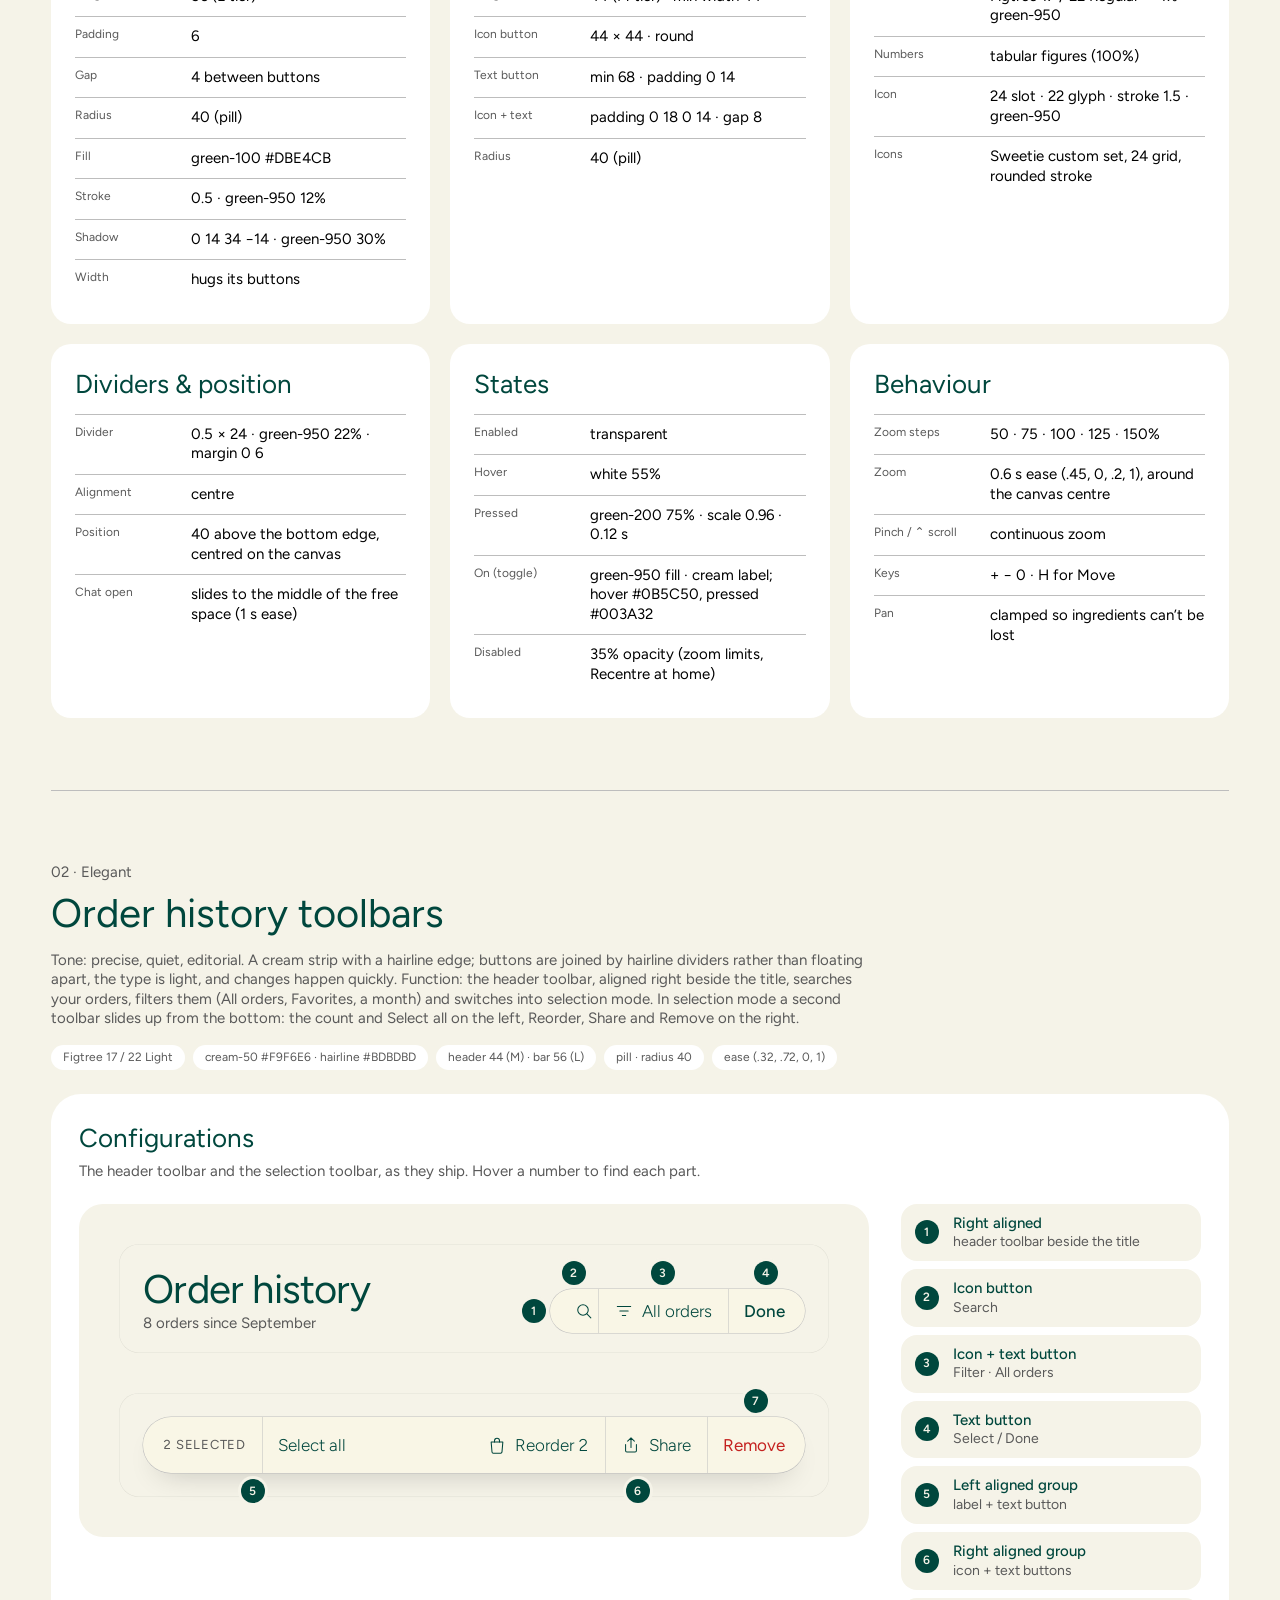
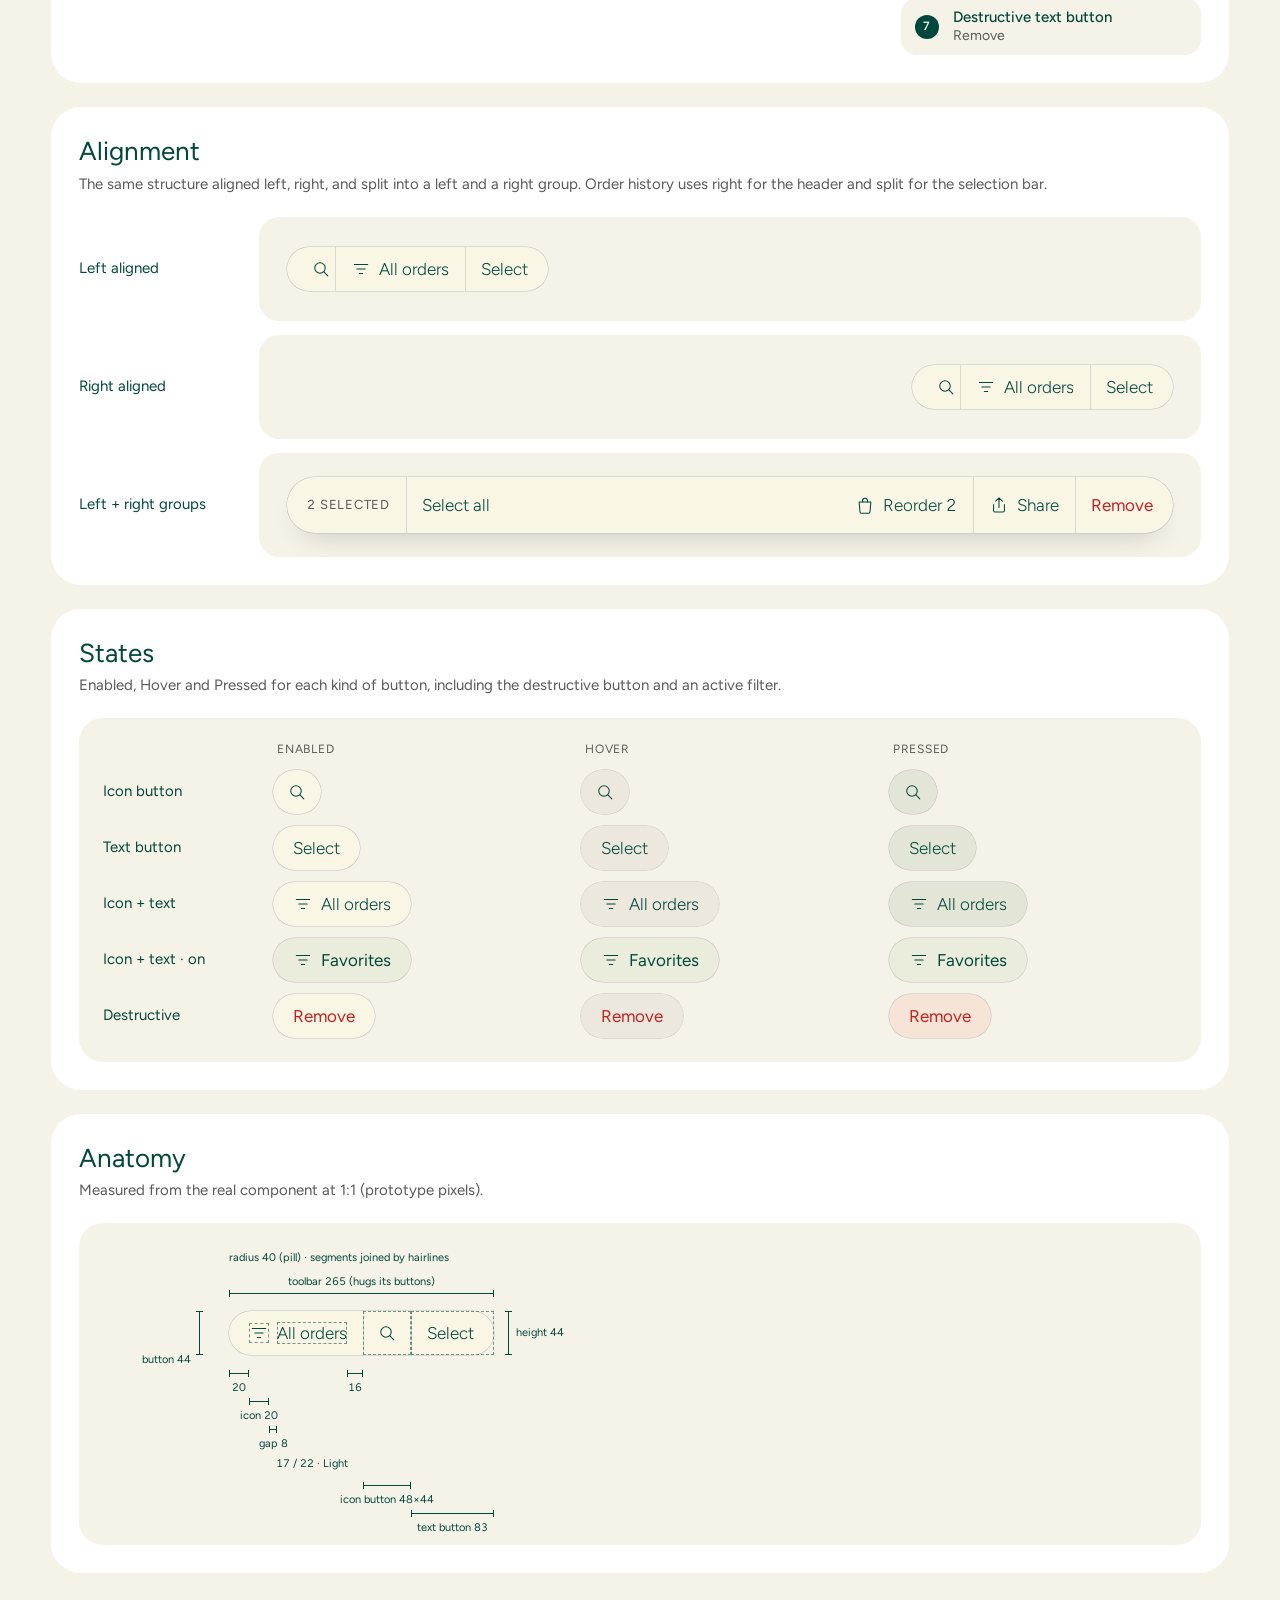
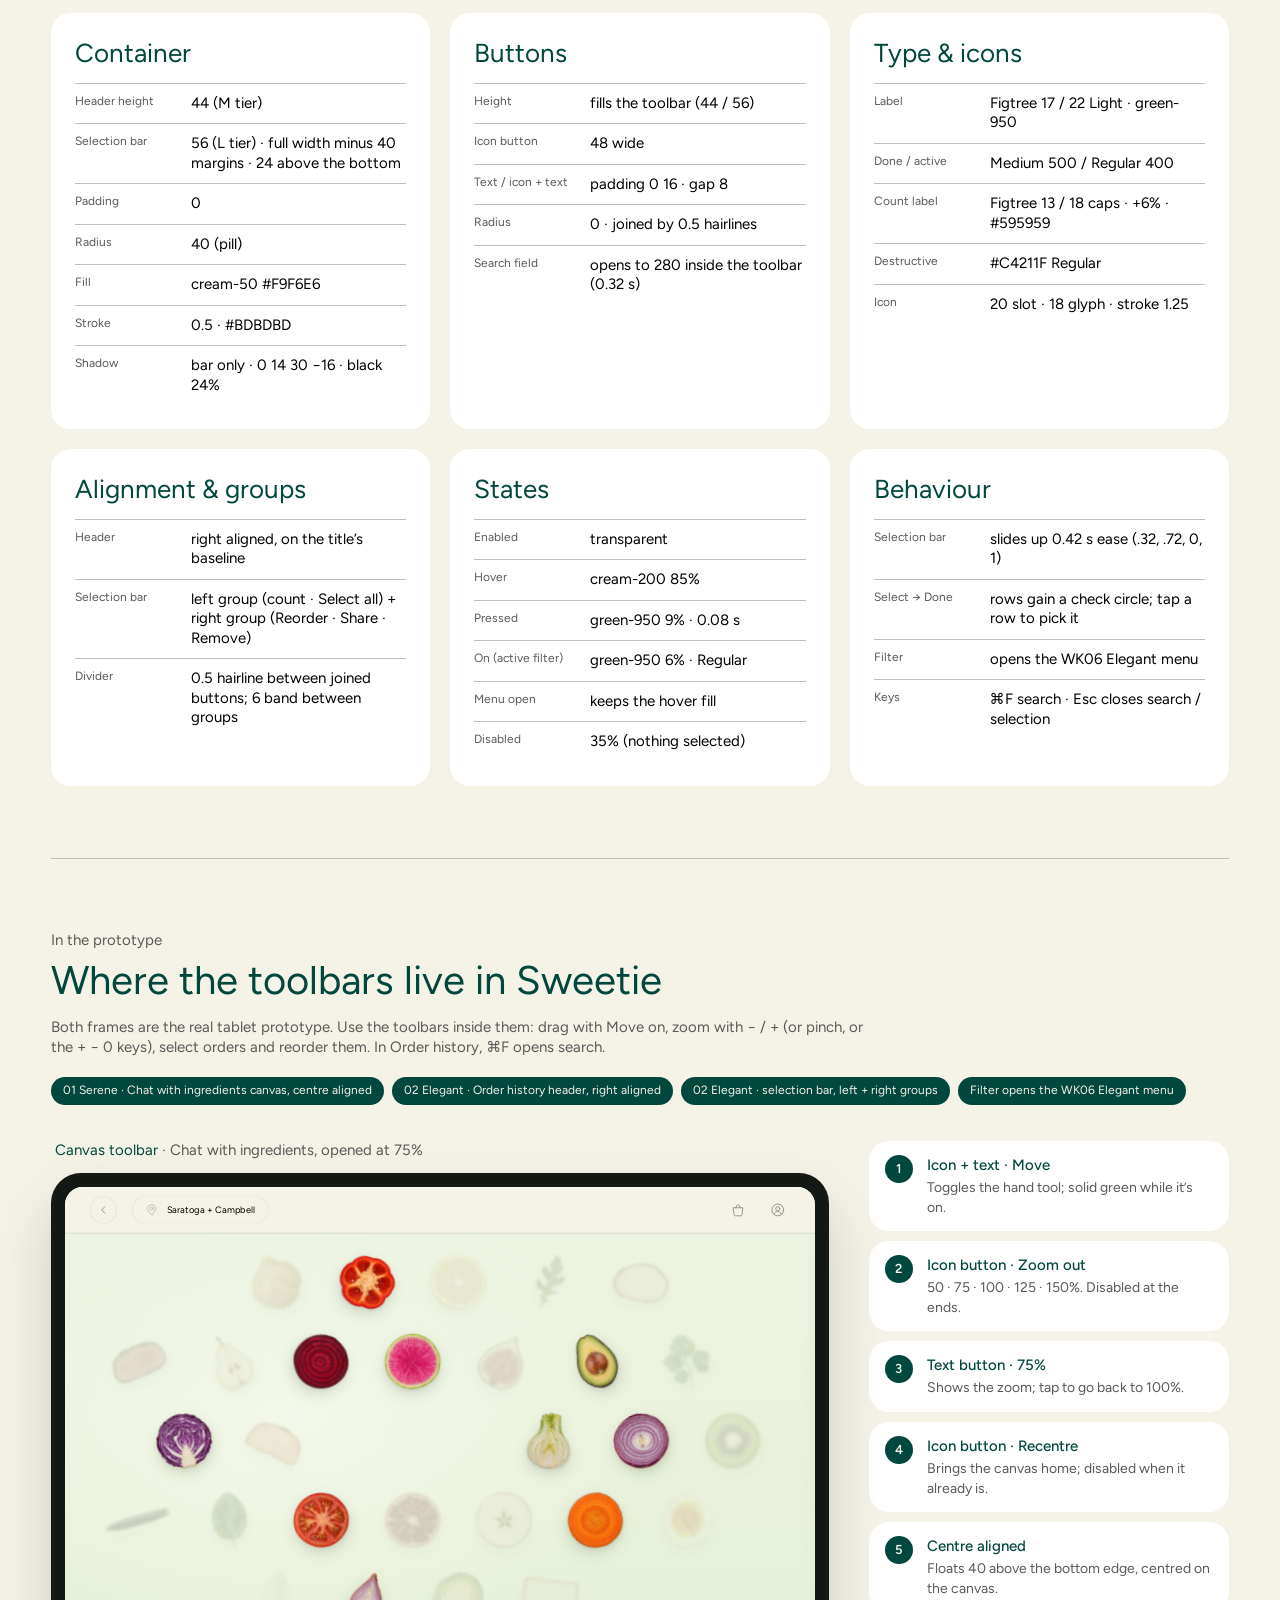
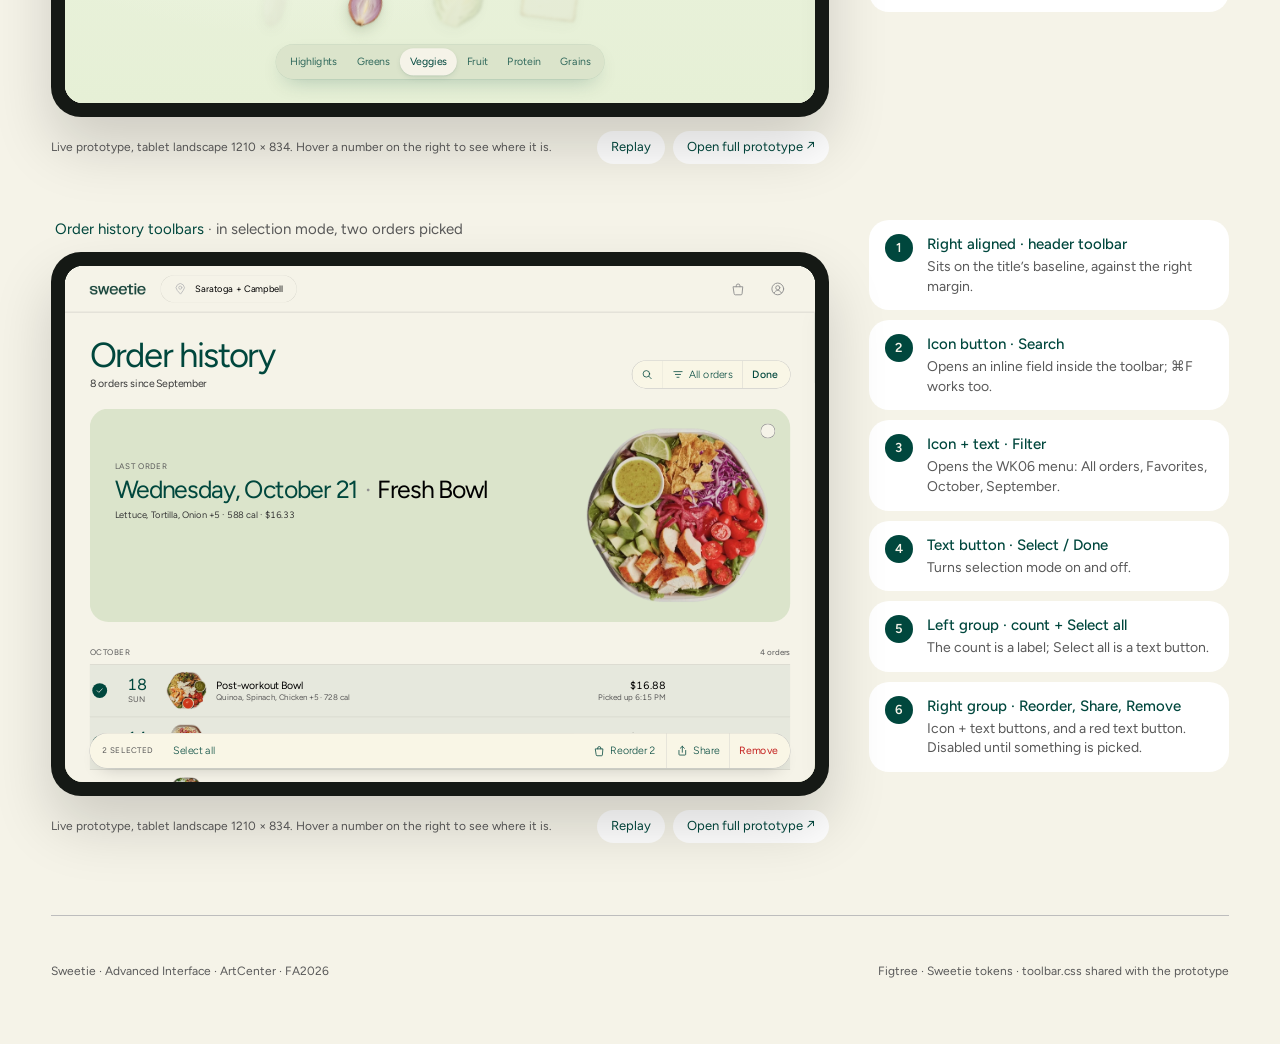
<file: wk07-toolbars/index.html>
<!doctype html>
<html lang="en">
<head>
<meta charset="utf-8">
<meta name="viewport" content="width=device-width, initial-scale=1">
<title>Sweetie Toolbars — WK07</title>
<meta name="description" content="Sweetie WK07: a toolbar system in two tones — Serene (canvas toolbar) and Elegant (Order history header and selection toolbars) — with alignment, button types, states and spec.">
<link rel="preconnect" href="https://fonts.googleapis.com">
<link rel="preconnect" href="https://fonts.gstatic.com" crossorigin>
<link href="https://fonts.googleapis.com/css2?family=Figtree:wght@300;400;500;600&display=swap" rel="stylesheet">
<link rel="stylesheet" href="../app/toolbar.css">
<style>


/* ───────────── Sweetie tokens (Figma variables) ───────────── */
:root{
  --green-950:#00473D; --green-800:#258928; --green-700:#41834F; --green-400:#95CC62; --green-200:#C0E396; --green-100:#DBE4CB;
  --cream-50:#F9F6E6; --cream-100:#F5F3E8; --cream-200:#EBE5DC; --white:#FFFFFF;
  --n-950:#000000; --n-800:#393939; --n-600:#595959; --n-500:#909090; --n-400:#B3B3B3; --n-300:#BDBDBD;
  --text-brand:var(--green-950); --text-primary:var(--n-950); --text-secondary:var(--n-600);
  --serene-ease:cubic-bezier(.45,0,.2,1);
}
*{box-sizing:border-box;margin:0;padding:0}
html{scroll-behavior:smooth}
body{background:var(--cream-100);color:var(--text-primary);font-family:Figtree,system-ui,sans-serif;font-size:18px;line-height:1.3;-webkit-font-smoothing:antialiased}
button{font:inherit;color:inherit;background:none;border:0;cursor:pointer;text-align:left}
a{color:inherit}
svg{display:block}
:focus-visible{outline:2px solid var(--green-950);outline-offset:2px}

/* ───────────── Page shell (same as WK03) ───────────── */
.wrap{max-width:1440px;margin:0 auto;padding:0 clamp(16px,4vw,64px)}
header.top{padding:40px 0 56px}
.back{display:inline-flex;gap:8px;font-size:15px;color:var(--text-secondary);text-decoration:none}
.back:hover{color:var(--text-brand)}
.eyebrow{margin-top:48px;font-size:15px;color:var(--text-secondary)}
h1{margin-top:12px;font-weight:400;font-size:clamp(44px,6vw,70px);line-height:1.1;color:var(--text-brand)}
.lede{margin-top:20px;max-width:900px;font-weight:300;font-size:20px;color:var(--text-secondary)}
.jump{display:flex;flex-wrap:wrap;gap:10px;margin-top:32px}
.jump a{display:inline-flex;gap:8px;padding:10px 18px;border-radius:40px;background:var(--white);font-size:15px;text-decoration:none;color:var(--text-brand);transition:background .3s var(--serene-ease)}
.jump a:hover{background:var(--green-100)}
.jump i{font-style:normal;color:var(--text-secondary)}
.req{display:grid;grid-template-columns:repeat(3,minmax(0,1fr));gap:16px;margin-top:40px;max-width:1100px}
.req div{background:var(--white);border-radius:20px;padding:18px 20px;font-size:15px;color:var(--text-secondary)}
.req b{display:block;font-weight:500;color:var(--text-brand);margin-bottom:6px}
@media (max-width:820px){.req{grid-template-columns:1fr}}

section.set{padding:72px 0;border-top:1px solid var(--n-300)}
.set-num{font-size:15px;color:var(--text-secondary)}
.set-title{margin-top:8px;font-weight:400;font-size:40px;line-height:1.1;color:var(--text-brand)}
.set-desc{margin-top:16px;max-width:820px;font-size:15px;color:var(--text-secondary)}
.tokens{display:flex;flex-wrap:wrap;gap:8px;margin-top:16px}
.tokens span{padding:5px 12px;border-radius:40px;background:var(--white);font-size:12px;color:var(--text-secondary)}
.set-body{display:grid;grid-template-columns:minmax(0,1fr) 402px;gap:48px;margin-top:40px;align-items:start}
.set-left{display:grid;grid-template-columns:minmax(0,1fr);gap:24px;min-width:0}
@media (max-width:640px){.panel{padding:20px}.anat{padding:52px 10px 40px 48px}.stage{padding:16px}.ctrl>span{width:100%}}
.phone-col{position:sticky;top:24px}
.phone-hint{margin-top:14px;font-size:12px;color:var(--text-secondary);text-align:center}
@media (max-width:1060px){.set-body{grid-template-columns:minmax(0,1fr)}.phone-col{position:static;justify-self:center;width:100%;max-width:402px}}
.panel{background:var(--white);border-radius:30px;padding:28px}
.panel h3{font-weight:400;font-size:26px;color:var(--text-brand)}
.panel>p{margin-top:6px;font-size:15px;color:var(--text-secondary)}

/* Spec cards */
.spec{display:grid;grid-template-columns:repeat(4,minmax(0,1fr));gap:20px;margin-top:40px}
@media (max-width:1100px){.spec{grid-template-columns:1fr 1fr}}
@media (max-width:640px){.spec{grid-template-columns:1fr}}
.spec-card{background:var(--white);border-radius:20px;padding:24px}
.spec-card h4{font-weight:400;font-size:26px;color:var(--text-brand);margin-bottom:12px}
.spec-row{display:grid;grid-template-columns:104px minmax(0,1fr);gap:12px;padding:10px 0;border-top:1px solid var(--n-300)}
.spec-row span{font-size:12px;color:var(--text-secondary)}
.spec-row b{font-weight:400;font-size:15px}

footer{padding:48px 0 64px;border-top:1px solid var(--n-300);font-size:12px;color:var(--text-secondary);display:flex;justify-content:space-between;gap:16px;flex-wrap:wrap}
@media (prefers-reduced-motion:reduce){*,*::before,*::after{transition-duration:.01ms!important;transition-delay:0s!important}}

/* ───────────── In the prototype (live tablet embed + pins) ───────────── */
.proto{padding:72px 0;border-top:1px solid var(--n-300)}
.proto-grid{display:grid;grid-template-columns:minmax(0,1fr) 360px;gap:40px;margin-top:36px;align-items:start}
.proto-grid+.proto-grid{margin-top:56px}
@media (max-width:1060px){.proto-grid{grid-template-columns:minmax(0,1fr)}}
.tab-name{margin:0 0 12px 4px;font-size:15px;color:var(--text-brand)}
.tab-name span{color:var(--text-secondary)}
.tab{position:relative;border-radius:30px;background:#151915;padding:14px;box-shadow:0 30px 60px rgba(0,0,0,.16)}
.tab-in{position:relative;aspect-ratio:1210/834;overflow:hidden;border-radius:18px;background:var(--cream-100)}
.tab-sc{position:absolute;left:0;top:0;width:1210px;height:834px;transform-origin:0 0;transform:scale(var(--k,.5))}
.tab-sc iframe{display:block;width:1210px;height:834px;border:0}
.pin{position:absolute;width:46px;height:46px;margin:-23px 0 0 -23px;border-radius:50%;background:var(--green-950);color:var(--cream-100);display:grid;place-items:center;font:600 21px/1 Figtree,system-ui,sans-serif;box-shadow:0 0 0 4px rgba(255,255,255,.92),0 6px 16px rgba(0,0,0,.25);pointer-events:none;opacity:0;transform:scale(.6);transition:opacity .35s ease,transform .45s cubic-bezier(.34,1.5,.5,1);animation:pinp 2.6s ease-in-out infinite}
.pin.hot{opacity:1;transform:scale(1.15)}
@keyframes pinp{50%{box-shadow:0 0 0 12px rgba(255,255,255,.3),0 6px 16px rgba(0,0,0,.25)}}
.tab-bar{display:flex;flex-wrap:wrap;justify-content:space-between;align-items:center;gap:10px;margin-top:14px}
.tab-bar small{font-size:12px;color:var(--text-secondary)}
.tab-bar div{display:flex;gap:8px;flex-wrap:wrap}
.tab-bar a,.tab-bar button{padding:8px 14px;border-radius:40px;background:var(--white);font-size:13px;color:var(--text-brand);text-decoration:none;cursor:pointer;border:0;font-family:inherit}
.tab-bar a:hover,.tab-bar button:hover{background:var(--green-100)}
.key{list-style:none;display:grid;gap:10px;margin:0;padding:0}
.key li{display:grid;grid-template-columns:30px minmax(0,1fr);gap:12px;background:var(--white);border-radius:20px;padding:14px 16px;font-size:14px;line-height:1.4;color:var(--text-secondary);transition:background .3s}
.key li{cursor:default}.key li:hover,.key li.on,.key li:focus-visible{background:var(--green-100);outline:none}
.key li i{font-style:normal;width:28px;height:28px;border-radius:50%;background:var(--green-950);color:var(--cream-100);display:grid;place-items:center;font-size:13px;font-weight:600}
.key li b{display:block;font-weight:500;font-size:15px;color:var(--text-brand);margin-bottom:2px}
.usage{display:flex;flex-wrap:wrap;gap:8px;margin-top:20px}
.usage span{padding:6px 12px;border-radius:40px;font-size:12px}
.usage .yes{background:var(--green-950);color:var(--cream-100)}
.usage .no{background:var(--white);color:var(--text-secondary);box-shadow:inset 0 0 0 1px var(--n-300)}
/* Anatomy */
.anat{position:relative;margin-top:22px;padding:52px 16px 40px 56px;border-radius:24px;background:var(--cream-100);overflow:hidden}
.anat .box{position:relative}
.ov{position:absolute;pointer-events:none}
.ov.pad{background:rgba(192,227,150,.55)}
.ov.slot{outline:1px dashed rgba(0,71,61,.55);outline-offset:-1px}
.ov.tag{font-size:11px;color:var(--green-950);white-space:nowrap;transform:translate(-50%,0);font-variant-numeric:tabular-nums}
.ov.tick{height:1px;background:var(--green-950)}
.ov.tick::before,.ov.tick::after{content:"";position:absolute;top:-3px;width:1px;height:7px;background:var(--green-950)}
.ov.tick::before{left:0}.ov.tick::after{right:0}
.ov.vtick{width:1px;background:var(--green-950)}
.ov.vtick::before,.ov.vtick::after{content:"";position:absolute;left:-3px;height:1px;width:7px;background:var(--green-950)}
.ov.vtick::before{top:0}.ov.vtick::after{bottom:0}


/* ───────────── WK06 page ───────────── */
.set .panel.wide{margin-top:24px}
.set .panel.wide:first-of-type{margin-top:40px}
.comp-grid{display:grid;grid-template-columns:minmax(0,1fr) 300px;gap:32px;margin-top:22px;align-items:start}
@media (max-width:1060px){.comp-grid{grid-template-columns:minmax(0,1fr)}}
.comp{position:relative;display:flex;gap:4px;align-items:flex-start;padding:40px 56px;border-radius:24px;background:var(--cream-100);overflow-x:auto}
.comp .menu{flex:none}
.comp-sub{flex:none}
.cfg-pin{position:absolute;width:24px;height:24px;margin:-12px 0 0 0;border-radius:50%;background:var(--green-950);color:var(--cream-100);display:grid;place-items:center;font:600 12px/1 Figtree,system-ui,sans-serif;box-shadow:0 0 0 3px var(--cream-100);transition:transform .3s cubic-bezier(.34,1.5,.64,1),background .3s;z-index:2;pointer-events:none}
.cfg-pin.hot{transform:scale(1.3);background:#258928}
.cfg{list-style:none;display:grid;gap:8px}
.cfg li{display:grid;grid-template-columns:28px minmax(0,1fr);gap:10px;align-items:center;padding:10px 14px;border-radius:16px;background:var(--cream-100);font-size:14px;color:var(--text-secondary);cursor:default;transition:background .3s}
.cfg li:hover,.cfg li.on,.cfg li:focus-visible{background:var(--green-100);outline:none}
.cfg li i{font-style:normal;width:24px;height:24px;border-radius:50%;background:var(--green-950);color:var(--cream-100);display:grid;place-items:center;font-size:12px;font-weight:600}
.cfg li b{display:block;font-weight:500;font-size:15px;color:var(--text-brand)}
/* states board */
.states-board{margin-top:22px;overflow-x:auto;border-radius:24px;background:var(--cream-100);padding:24px}
.sb{display:grid;grid-template-columns:150px repeat(3,minmax(288px,1fr));gap:12px 20px;align-items:center;min-width:1050px}
.sb-h{font-size:12px;letter-spacing:.06em;text-transform:uppercase;color:var(--text-secondary);padding-left:4px}
.sb-name{font-size:15px;color:var(--text-brand)}
.sb-cell .menu.one{width:var(--mn-w)}
.sb-cell .menu[data-tone=elegant] .mi::before{display:none}
/* anatomy */
.anat{padding:88px 120px 190px 150px}
.set .spec{grid-template-columns:repeat(3,minmax(0,1fr))}
@media (max-width:1100px){.set .spec{grid-template-columns:1fr 1fr}}
@media (max-width:640px){.set .spec{grid-template-columns:1fr}}
.anat .box .menu{transition:none}
.ov.tag{font-size:11px}
/* ───────────── WK07 additions ───────────── */
.comp.stage{display:block;padding:40px}
.comp.col{display:flex;flex-direction:column;align-items:stretch;gap:40px}
.canvas-mock{position:relative;display:flex;justify-content:center;align-items:flex-end;height:240px;padding-bottom:28px;border-radius:20px;
  background:radial-gradient(60% 70% at 30% 30%,rgba(149,204,98,.18),transparent 70%),radial-gradient(50% 60% at 80% 70%,rgba(236,177,40,.14),transparent 70%),#F5F3E8;box-shadow:inset 0 0 0 .5px rgba(0,0,0,.08)}
.hdr-mock{display:flex;justify-content:space-between;align-items:flex-end;gap:24px;padding:24px 24px 20px;border-radius:20px;background:#F5F3E8;box-shadow:inset 0 0 0 .5px rgba(0,0,0,.08)}
.hdr-mock b{display:block;font-weight:400;font-size:40px;line-height:1.05;letter-spacing:-.02em;color:var(--text-brand)}
.hdr-mock small{display:block;margin-top:4px;font-size:15px;color:var(--text-secondary)}
.bar-mock{padding:24px;border-radius:20px;background:#F5F3E8;box-shadow:inset 0 0 0 .5px rgba(0,0,0,.08)}
.align-board{display:grid;gap:14px;margin-top:22px}
.al-row{display:grid;grid-template-columns:160px minmax(0,1fr);gap:20px;align-items:center}
.al-name{font-size:15px;color:var(--text-brand)}
.al-track{display:flex;align-items:center;min-height:104px;padding:0 28px;border-radius:20px;background:var(--cream-100);overflow-x:auto}
.al-track.serene{align-items:flex-end;padding-bottom:24px;min-height:120px}
.al-track.serene[data-align=start]{justify-content:flex-start}.al-track.serene[data-align=center]{justify-content:center}.al-track.serene[data-align=end]{justify-content:flex-end}
@media (max-width:760px){.al-row{grid-template-columns:1fr}}
.tb-sb{grid-template-columns:150px repeat(3,minmax(200px,1fr));min-width:900px}
.sb-cell .tb{vertical-align:middle}
</style>
</head>
<body>
<div class="wrap">
  <header class="top">
    <a class="back" href="../">← Sweetie</a>
    <p class="eyebrow">Advanced Interface · WK07 · Toolbars</p>
    <h1>Toolbar system</h1>
    <p class="lede">One toolbar structure, two tones. A toolbar is a container that holds buttons, and every button is built the same way: an icon, a label, or both. Dividers group related actions, groups sit on the left or right of a bar, and the whole toolbar can align left, centre or right. Serene floats over the Chat with ingredients canvas; Elegant lives in Order history, in the header and as a selection bar.</p>
    <nav class="jump" aria-label="Sections">
      <a href="#serene"><i>01</i> Serene · Canvas toolbar</a>
      <a href="#elegant"><i>02</i> Elegant · Order history toolbars</a>
      <a href="#in-prototype"><i>→</i> In the prototype</a>
    </nav>
    <div class="req">
      <div><b>Structure</b>Container · groups · buttons (icon / text / icon + text) · dividers · labels</div>
      <div><b>Configurations</b>Left or right aligned · centre aligned · icon button · text button · icon and text button</div>
      <div><b>States</b>Enabled · Hover · Pressed on every button, plus On for toggles and active filters</div>
    </div>
  </header>
</div>

<div class="wrap">
<!-- ═════════════ 01 SERENE ═════════════ -->
<section class="set" id="serene">
  <p class="set-num">01 · Serene</p>
  <h2 class="set-title">Canvas toolbar</h2>
  <p class="set-desc">Tone: calm, soft, unhurried. A sage pill that floats over the ingredients, with round buttons that warm to white on hover, sink into green when pressed, and turn solid green when a tool is on. Function: it’s how you get around the Chat with ingredients canvas. Move switches on the hand tool so you can drag the canvas, − and + zoom out and in, the percentage resets the zoom to 100%, and Recentre brings everything home. It sits centred at the bottom and slides to the middle of the free space when a chat opens.</p>
  <div class="tokens"><span>Figtree 17 / 22 Regular</span><span>green-100 #DBE4CB</span><span>height 56 (L) · buttons 44 (M)</span><span>pill · radius 40</span><span>ease (.45, 0, .2, 1)</span></div>

  <div class="panel wide">
    <h3>Configurations</h3>
    <p>The toolbar as it ships, with Move switched on. Hover a number to find each part.</p>
    <div class="comp-grid">
      <div class="comp stage" id="comp-serene"></div>
      <ol class="cfg" id="cfg-serene"></ol>
    </div>
  </div>

  <div class="panel wide">
    <h3>Alignment</h3>
    <p>The same toolbar on a canvas, aligned left, centre and right. The canvas uses centre.</p>
    <div class="align-board" id="align-serene"></div>
  </div>

  <div class="panel wide">
    <h3>States</h3>
    <p>Enabled, Hover and Pressed for each kind of button. Try them live in the prototype.</p>
    <div class="states-board" id="states-serene"></div>
  </div>

  <div class="panel wide">
    <h3>Anatomy</h3>
    <p>Measured from the real component at 1:1 (prototype pixels).</p>
    <div class="anat"><div class="box" id="anat-serene"></div></div>
  </div>

  <div class="spec" id="spec-serene"></div>
</section>

<!-- ═════════════ 02 ELEGANT ═════════════ -->
<section class="set" id="elegant">
  <p class="set-num">02 · Elegant</p>
  <h2 class="set-title">Order history toolbars</h2>
  <p class="set-desc">Tone: precise, quiet, editorial. A cream strip with a hairline edge; buttons are joined by hairline dividers rather than floating apart, the type is light, and changes happen quickly. Function: the header toolbar, aligned right beside the title, searches your orders, filters them (All orders, Favorites, a month) and switches into selection mode. In selection mode a second toolbar slides up from the bottom: the count and Select all on the left, Reorder, Share and Remove on the right.</p>
  <div class="tokens"><span>Figtree 17 / 22 Light</span><span>cream-50 #F9F6E6 · hairline #BDBDBD</span><span>header 44 (M) · bar 56 (L)</span><span>pill · radius 40</span><span>ease (.32, .72, 0, 1)</span></div>

  <div class="panel wide">
    <h3>Configurations</h3>
    <p>The header toolbar and the selection toolbar, as they ship. Hover a number to find each part.</p>
    <div class="comp-grid">
      <div class="comp stage col" id="comp-elegant"></div>
      <ol class="cfg" id="cfg-elegant"></ol>
    </div>
  </div>

  <div class="panel wide">
    <h3>Alignment</h3>
    <p>The same structure aligned left, right, and split into a left and a right group. Order history uses right for the header and split for the selection bar.</p>
    <div class="align-board" id="align-elegant"></div>
  </div>

  <div class="panel wide">
    <h3>States</h3>
    <p>Enabled, Hover and Pressed for each kind of button, including the destructive button and an active filter.</p>
    <div class="states-board" id="states-elegant"></div>
  </div>

  <div class="panel wide">
    <h3>Anatomy</h3>
    <p>Measured from the real component at 1:1 (prototype pixels).</p>
    <div class="anat"><div class="box" id="anat-elegant"></div></div>
  </div>

  <div class="spec" id="spec-elegant"></div>
</section>
</div>

<div class="wrap">
<section class="proto" id="in-prototype">
  <p class="set-num">In the prototype</p>
  <h2 class="set-title">Where the toolbars live in Sweetie</h2>
  <p class="set-desc">Both frames are the real tablet prototype. Use the toolbars inside them: drag with Move on, zoom with − / + (or pinch, or the + − 0 keys), select orders and reorder them. In Order history, ⌘F opens search.</p>
  <div class="usage"><span class="yes">01 Serene · Chat with ingredients canvas, centre aligned</span><span class="yes">02 Elegant · Order history header, right aligned</span><span class="yes">02 Elegant · selection bar, left + right groups</span><span class="yes">Filter opens the WK06 Elegant menu</span></div>
  <div class="proto-grid">
    <div>
      <p class="tab-name">Canvas toolbar <span>· Chat with ingredients, opened at 75%</span></p>
      <div class="tab"><div class="tab-in"><div class="tab-sc">
        <iframe src="../app/index.html?embed#toolbar/canvas" data-src="../app/index.html?embed#toolbar/canvas" title="Sweetie tablet prototype — canvas toolbar" loading="lazy"></iframe>
        <span class="pin" data-n="1" style="left:481px;top:730px">1</span><span class="pin" data-n="2" style="left:577px;top:730px">2</span><span class="pin" data-n="3" style="left:637px;top:730px">3</span><span class="pin" data-n="4" style="left:761px;top:730px">4</span><span class="pin" data-n="5" style="left:407px;top:766px">5</span>
      </div></div></div>
      <div class="tab-bar"><small>Live prototype, tablet landscape 1210 × 834. Hover a number on the right to see where it is.</small><div><button type="button" data-act="replay">Replay</button><a href="../app/index.html#chat" target="_blank" rel="noopener">Open full prototype ↗</a></div></div>
    </div>
    <ol class="key">
      <li data-pin="1"><i>1</i><span><b>Icon + text · Move</b>Toggles the hand tool; solid green while it’s on.</span></li>
      <li data-pin="2"><i>2</i><span><b>Icon button · Zoom out</b>50 · 75 · 100 · 125 · 150%. Disabled at the ends.</span></li>
      <li data-pin="3"><i>3</i><span><b>Text button · 75%</b>Shows the zoom; tap to go back to 100%.</span></li>
      <li data-pin="4"><i>4</i><span><b>Icon button · Recentre</b>Brings the canvas home; disabled when it already is.</span></li>
      <li data-pin="5"><i>5</i><span><b>Centre aligned</b>Floats 40 above the bottom edge, centred on the canvas.</span></li>
    </ol>
  </div>
  <div class="proto-grid">
    <div>
      <p class="tab-name">Order history toolbars <span>· in selection mode, two orders picked</span></p>
      <div class="tab"><div class="tab-in"><div class="tab-sc">
        <iframe src="../app/index.html?embed#toolbar/select" data-src="../app/index.html?embed#toolbar/select" title="Sweetie tablet prototype — Order history toolbars" loading="lazy"></iframe>
        <span class="pin" data-n="1" style="left:898px;top:175px">1</span><span class="pin" data-n="2" style="left:936px;top:139px">2</span><span class="pin" data-n="3" style="left:1028px;top:139px">3</span><span class="pin" data-n="4" style="left:1133px;top:139px">4</span><span class="pin" data-n="5" style="left:150px;top:740px">5</span><span class="pin" data-n="6" style="left:1000px;top:740px">6</span>
      </div></div></div>
      <div class="tab-bar"><small>Live prototype, tablet landscape 1210 × 834. Hover a number on the right to see where it is.</small><div><button type="button" data-act="replay">Replay</button><a href="../app/index.html#orders" target="_blank" rel="noopener">Open full prototype ↗</a></div></div>
    </div>
    <ol class="key">
      <li data-pin="1"><i>1</i><span><b>Right aligned · header toolbar</b>Sits on the title’s baseline, against the right margin.</span></li>
      <li data-pin="2"><i>2</i><span><b>Icon button · Search</b>Opens an inline field inside the toolbar; ⌘F works too.</span></li>
      <li data-pin="3"><i>3</i><span><b>Icon + text · Filter</b>Opens the WK06 menu: All orders, Favorites, October, September.</span></li>
      <li data-pin="4"><i>4</i><span><b>Text button · Select / Done</b>Turns selection mode on and off.</span></li>
      <li data-pin="5"><i>5</i><span><b>Left group · count + Select all</b>The count is a label; Select all is a text button.</span></li>
      <li data-pin="6"><i>6</i><span><b>Right group · Reorder, Share, Remove</b>Icon + text buttons, and a red text button. Disabled until something is picked.</span></li>
    </ol>
  </div>
</section>
</div>

<div class="wrap"><footer><span>Sweetie · Advanced Interface · ArtCenter · FA2026</span><span>Figtree · Sweetie tokens · toolbar.css shared with the prototype</span></footer></div>

<script src="../app/menu.js"></script>
<script src="../app/toolbar.js"></script>
<script>
const $=(s,r=document)=>r.querySelector(s), $$=(s,r=document)=>[...r.querySelectorAll(s)];
/* ── the same toolbars as the prototype ── */
const CANVAS=(z='100%',home=false)=>[
  {icon:'hand',label:'Move',aria:'Move around',pressed:true},{sep:1},
  {icon:'minus',aria:'Zoom out'},{label:z,aria:'Zoom to 100%'},{icon:'plus',aria:'Zoom in'},{sep:1},
  {icon:'recentre',aria:'Recentre',disabled:home}];
const HEADER=(sel=false)=>[{icon:'search',aria:'Search orders'},{icon:'filter',label:'All orders',aria:'Filter'},{label:sel?'Done':'Select',cls:sel?'strong':''}];
const SELBAR=[{group:[{text:'2 selected'},{label:'Select all'}]},{group:[{icon:'bag',label:'Reorder 2'},{icon:'share',label:'Share'},{label:'Remove',danger:1}]}];

/* ── pins: the number sits on a part of the real component ── */
function pinUp(host,list,cfgEl){
  const place=()=>{ $$('.cfg-pin',host).forEach(p=>p.remove()); const H=host.getBoundingClientRect();
    list.forEach(([name,detail,find,where],n)=>{ const el=find(host); if(!el) return; const r=el.getBoundingClientRect();
      const pin=document.createElement('span'); pin.className='cfg-pin'; pin.dataset.n=n+1; pin.textContent=n+1;
      const x=where==='below'?r.left+r.width/2:where==='left'?r.left-16:r.left+r.width/2, y=where==='below'?r.bottom+18:where==='left'?r.top+r.height/2:r.top-16;
      pin.style.left=(x-H.left-12)+'px'; pin.style.top=(y-H.top)+'px'; host.appendChild(pin); }); };
  place(); addEventListener('resize',place); document.fonts&&document.fonts.ready.then(place);
  cfgEl.innerHTML=list.map(([name,detail],n)=>`<li data-n="${n+1}" tabindex="0"><i>${n+1}</i><span><b>${name}</b>${detail}</span></li>`).join('');
  $$('li',cfgEl).forEach(li=>{ const on=v=>{ $$('.cfg-pin',host).forEach(p=>p.classList.toggle('hot',v&&p.dataset.n===li.dataset.n)); li.classList.toggle('on',v); };
    li.onmouseenter=()=>on(true); li.onmouseleave=()=>on(false); li.onfocus=()=>on(true); li.onblur=()=>on(false); });
}
const nth=(sel,i=0)=>h=>$$(sel,h)[i];

/* ── 01 Serene ── */
$('#comp-serene').innerHTML=`<div class="canvas-mock">${toolbar('serene',CANVAS())}</div>`;
pinUp($('#comp-serene'),[
  ['Icon + text button','Move · on (aria-pressed)',nth('.tbb',0)],
  ['Divider','groups tools from zoom',nth('.tb-sep',0),'below'],
  ['Icon button','Zoom out',nth('.tbb',1)],
  ['Text button','100% · resets the zoom',nth('.tbb',2)],
  ['Icon button','Zoom in',nth('.tbb',3)],
  ['Icon button','Recentre',nth('.tbb',4)],
  ['Centre aligned','floats 40 above the bottom edge',nth('.tb',0),'left']],$('#cfg-serene'));
$('#align-serene').innerHTML=['start','center','end'].map(a=>`<div class="al-row"><span class="al-name">${({start:'Left',center:'Centre',end:'Right'})[a]} aligned</span><div class="al-track serene" data-align="${a}">${toolbar('serene',CANVAS('100%',true).map(b=>b.pressed?{...b,pressed:false}:b))}</div></div>`).join('');

/* ── 02 Elegant ── */
$('#comp-elegant').innerHTML=`<div class="hdr-mock"><div><b>Order history</b><small>8 orders since September</small></div>${toolbar('elegant',HEADER(true),{align:'end'})}</div><div class="bar-mock">${toolbar('elegant',SELBAR,{align:'between',bar:true})}</div>`;
pinUp($('#comp-elegant'),[
  ['Right aligned','header toolbar beside the title',nth('.hdr-mock .tb'),'left'],
  ['Icon button','Search',nth('.hdr-mock .tbb',0)],
  ['Icon + text button','Filter · All orders',nth('.hdr-mock .tbb',1)],
  ['Text button','Select / Done',nth('.hdr-mock .tbb',2)],
  ['Left aligned group','label + text button',nth('.bar-mock .tb-group',0),'below'],
  ['Right aligned group','icon + text buttons',nth('.bar-mock .tb-group',1),'below'],
  ['Destructive text button','Remove',nth('.bar-mock .tbb.danger')]],$('#cfg-elegant'));
$('#align-elegant').innerHTML=[['start','Left aligned'],['end','Right aligned'],['between','Left + right groups']].map(([a,n])=>`<div class="al-row"><span class="al-name">${n}</span><div class="al-track elegant">${
  a==='between'?toolbar('elegant',SELBAR,{align:'between',bar:true}):toolbar('elegant',HEADER(),{align:a})}</div></div>`).join('');
$$('#align-elegant .al-track').forEach((t,i)=>{ if(i<2) t.style.justifyContent=i?'flex-end':'flex-start'; });

/* ── States boards: one-button toolbars, forced into each state ── */
function states(tone,rows){
  const head=`<div class="sb-h"></div><div class="sb-h">Enabled</div><div class="sb-h">Hover</div><div class="sb-h">Pressed</div>`;
  $('#states-'+tone).innerHTML=`<div class="sb tb-sb">${head}${rows.map(([name,b])=>`<div class="sb-name">${name}</div>`
    +['','is-hover','is-pressed'].map(st=>`<div class="sb-cell">${toolbar(tone,[{...b,cls:((b.cls||'')+' '+st).trim()}])}</div>`).join('')).join('')}</div>`;
}
states('serene',[['Icon button',{icon:'plus',aria:'Zoom in'}],['Text button',{label:'100%'}],['Icon + text',{icon:'hand',label:'Move',pressed:false}],['Icon + text · on',{icon:'hand',label:'Move',cls:'on'}]]);
states('elegant',[['Icon button',{icon:'search',aria:'Search'}],['Text button',{label:'Select'}],['Icon + text',{icon:'filter',label:'All orders'}],['Icon + text · on',{icon:'filter',label:'Favorites',cls:'on'}],['Destructive',{label:'Remove',danger:1}]]);

/* ── Anatomy: redlines measured from the DOM ── */
function anatomy(tone,items,o){
  const box=$('#anat-'+tone); box.innerHTML=toolbar(tone,items,o);
  const draw=()=>{ $$('.ov',box).forEach(x=>x.remove());
    const B=box.getBoundingClientRect(), tb=$('.tb',box), T=tb.getBoundingClientRect(), btns=$$('.tbb',tb), cs=getComputedStyle(tb);
    const rel=r=>({l:r.left-B.left,t:r.top-B.top,r:r.right-B.left,b:r.bottom-B.top,w:r.width,h:r.height});
    const add=(c,st,txt)=>{ const e=document.createElement('div'); e.className='ov '+c; Object.assign(e.style,st); if(txt) e.textContent=txt; box.appendChild(e); return e; };
    const tag=(x,y,txt,al)=>add('tag',{left:x+'px',top:y+'px',transform:al||'translate(-50%,0)'},txt);
    const t0=rel(T), it=btns.find(b=>b.classList.contains('it')), ic=btns.find(b=>b.classList.contains('ic')), tx=btns.find(b=>b.classList.contains('tx'));
    const bi=rel(it.getBoundingClientRect()), ii=rel($('.tbb-ic',it).getBoundingClientRect()), li=rel($('.tbb-label',it).getBoundingClientRect()), bc=rel(ic.getBoundingClientRect()), bt=rel(tx.getBoundingClientRect());
    const pad=parseFloat(cs.paddingLeft), bpl=parseFloat(getComputedStyle(it).paddingLeft), bpr=parseFloat(getComputedStyle(it).paddingRight);
    add('tick',{left:t0.l+'px',top:(t0.t-18)+'px',width:t0.w+'px'}); tag(t0.l+t0.w/2,t0.t-36,`toolbar ${Math.round(t0.w)} (hugs its buttons)`);
    add('vtick',{left:(t0.r+14)+'px',top:t0.t+'px',height:t0.h+'px'}); tag(t0.r+22,t0.t+t0.h/2-7,`height ${Math.round(t0.h)}`,'none');
    if(pad){ add('pad',{left:t0.l+'px',top:t0.t+'px',width:pad+'px',height:t0.h+'px'}); tag(t0.l-6,t0.t-2,`pad ${pad}`,'translate(-100%,-100%)'); }
    add('vtick',{left:(t0.l-30)+'px',top:bi.t+'px',height:bi.h+'px'}); tag(t0.l-38,bi.t+bi.h-2,`button ${Math.round(bi.h)}`,'translate(-100%,0)');
    add('slot',{left:ii.l+'px',top:ii.t+'px',width:ii.w+'px',height:ii.h+'px'}); add('slot',{left:li.l+'px',top:li.t+'px',width:li.w+'px',height:li.h+'px'});
    add('slot',{left:bc.l+'px',top:bc.t+'px',width:bc.w+'px',height:bc.h+'px'}); add('slot',{left:bt.l+'px',top:bt.t+'px',width:bt.w+'px',height:bt.h+'px'});
    const by=t0.b+18;
    add('tick',{left:bi.l+'px',top:by+'px',width:bpl+'px'}); tag(bi.l+bpl/2,by+8,`${bpl}`);
    add('tick',{left:ii.l+'px',top:(by+28)+'px',width:ii.w+'px'}); tag(ii.l+ii.w/2,by+36,`icon ${Math.round(ii.w)}`);
    add('tick',{left:ii.r+'px',top:(by+56)+'px',width:(li.l-ii.r)+'px'}); tag((ii.r+li.l)/2,by+64,`gap ${Math.round(li.l-ii.r)}`);
    add('tick',{left:li.r+'px',top:by+'px',width:bpr+'px'}); tag(li.r+bpr/2,by+8,`${bpr}`);
    tag(li.l+li.w/2,by+84,`${getComputedStyle(it).fontSize.replace('px','')} / ${parseFloat(getComputedStyle(it).lineHeight)} · ${getComputedStyle(it).fontWeight==='300'?'Light':'Regular'}`);
    add('tick',{left:bc.l+'px',top:(by+112)+'px',width:bc.w+'px'}); tag(bc.l+bc.w/2,by+120,`icon button ${Math.round(bc.w)}×${Math.round(bc.h)}`);
    add('tick',{left:bt.l+'px',top:(by+140)+'px',width:bt.w+'px'}); tag(bt.l+bt.w/2,by+148,`text button ${Math.round(bt.w)}`);
    tag(t0.l,t0.t-60,`radius ${cs.borderTopLeftRadius.replace('px','')}`+(tone==='serene'?' · buttons pill (40)':' (pill) · segments joined by hairlines'),'none');
  };
  draw(); document.fonts&&document.fonts.ready.then(draw); addEventListener('resize',draw);
}
anatomy('serene',[{icon:'hand',label:'Move'},{sep:1},{icon:'minus',aria:'Zoom out'},{label:'100%'}]);
anatomy('elegant',[{icon:'filter',label:'All orders'},{icon:'search',aria:'Search'},{label:'Select'}],{align:'end'});

/* ── Spec cards ── */
function spec(tone,cards){ $('#spec-'+tone).innerHTML=cards.map(([h,rows])=>`<div class="spec-card"><h4>${h}</h4>${rows.map(([k,v])=>`<div class="spec-row"><span>${k}</span><b>${v}</b></div>`).join('')}</div>`).join(''); }
spec('serene',[
  ['Container',[['Height','56 (L tier)'],['Padding','6'],['Gap','4 between buttons'],['Radius','40 (pill)'],['Fill','green-100 #DBE4CB'],['Stroke','0.5 · green-950 12%'],['Shadow','0 14 34 −14 · green-950 30%'],['Width','hugs its buttons']]],
  ['Buttons',[['Height','44 (M tier) · min width 44'],['Icon button','44 × 44 · round'],['Text button','min 68 · padding 0 14'],['Icon + text','padding 0 18 0 14 · gap 8'],['Radius','40 (pill)']]],
  ['Type & icons',[['Label','Figtree 17 / 22 Regular · −1% · green-950'],['Numbers','tabular figures (100%)'],['Icon','24 slot · 22 glyph · stroke 1.5 · green-950'],['Icons','Sweetie custom set, 24 grid, rounded stroke']]],
  ['Dividers & position',[['Divider','0.5 × 24 · green-950 22% · margin 0 6'],['Alignment','centre'],['Position','40 above the bottom edge, centred on the canvas'],['Chat open','slides to the middle of the free space (1 s ease)']]],
  ['States',[['Enabled','transparent'],['Hover','white 55%'],['Pressed','green-200 75% · scale 0.96 · 0.12 s'],['On (toggle)','green-950 fill · cream label; hover #0B5C50, pressed #003A32'],['Disabled','35% opacity (zoom limits, Recentre at home)']]],
  ['Behaviour',[['Zoom steps','50 · 75 · 100 · 125 · 150%'],['Zoom','0.6 s ease (.45, 0, .2, 1), around the canvas centre'],['Pinch / ⌃ scroll','continuous zoom'],['Keys','+  −  0 · H for Move'],['Pan','clamped so ingredients can’t be lost']]]
]);
spec('elegant',[
  ['Container',[['Header height','44 (M tier)'],['Selection bar','56 (L tier) · full width minus 40 margins · 24 above the bottom'],['Padding','0'],['Radius','40 (pill)'],['Fill','cream-50 #F9F6E6'],['Stroke','0.5 · #BDBDBD'],['Shadow','bar only · 0 14 30 −16 · black 24%']]],
  ['Buttons',[['Height','fills the toolbar (44 / 56)'],['Icon button','48 wide'],['Text / icon + text','padding 0 16 · gap 8'],['Radius','0 · joined by 0.5 hairlines'],['Search field','opens to 280 inside the toolbar (0.32 s)']]],
  ['Type & icons',[['Label','Figtree 17 / 22 Light · green-950'],['Done / active','Medium 500 / Regular 400'],['Count label','Figtree 13 / 18 caps · +6% · #595959'],['Destructive','#C4211F Regular'],['Icon','20 slot · 18 glyph · stroke 1.25']]],
  ['Alignment & groups',[['Header','right aligned, on the title’s baseline'],['Selection bar','left group (count · Select all) + right group (Reorder · Share · Remove)'],['Divider','0.5 hairline between joined buttons; 6 band between groups']]],
  ['States',[['Enabled','transparent'],['Hover','cream-200 85%'],['Pressed','green-950 9% · 0.08 s'],['On (active filter)','green-950 6% · Regular'],['Menu open','keeps the hover fill'],['Disabled','35% (nothing selected)']]],
  ['Behaviour',[['Selection bar','slides up 0.42 s ease (.32, .72, 0, 1)'],['Select → Done','rows gain a check circle; tap a row to pick it'],['Filter','opens the WK06 Elegant menu'],['Keys','⌘F search · Esc closes search / selection']]]
]);

/* In the prototype: scale the live 1210 × 834 tablet into its frame; pins sit in prototype pixels */
document.querySelectorAll('.tab').forEach(tab=>{
  const inn=tab.querySelector('.tab-in'), sc=tab.querySelector('.tab-sc'), fr=tab.querySelector('iframe');
  const fit=()=>sc.style.setProperty('--k',(inn.clientWidth/1210).toFixed(4));
  new ResizeObserver(fit).observe(inn); fit();
  const grid=tab.closest('.proto-grid');
  grid.querySelectorAll('[data-act=replay]').forEach(b=>b.onclick=()=>{fr.src=fr.dataset.src+'&t='+Date.now();});
  const lis=[...grid.querySelectorAll('.key li[data-pin]')];
  const show=li=>{lis.forEach(o=>{const on=o===li;o.classList.toggle('on',on);const p=tab.querySelector('.pin[data-n="'+o.dataset.pin+'"]');p&&p.classList.toggle('hot',on);});};
  lis.forEach(li=>{li.tabIndex=0;
    li.addEventListener('pointerenter',e=>{if(e.pointerType==='mouse')show(li)});
    li.addEventListener('pointerleave',e=>{if(e.pointerType==='mouse')show(null)});
    li.addEventListener('click',()=>show(li.classList.contains('on')&&matchMedia('(hover:none)').matches?null:li));
    li.addEventListener('focus',()=>show(li)); li.addEventListener('blur',()=>show(null));});
});
</script>
</body>
</html>
</file>
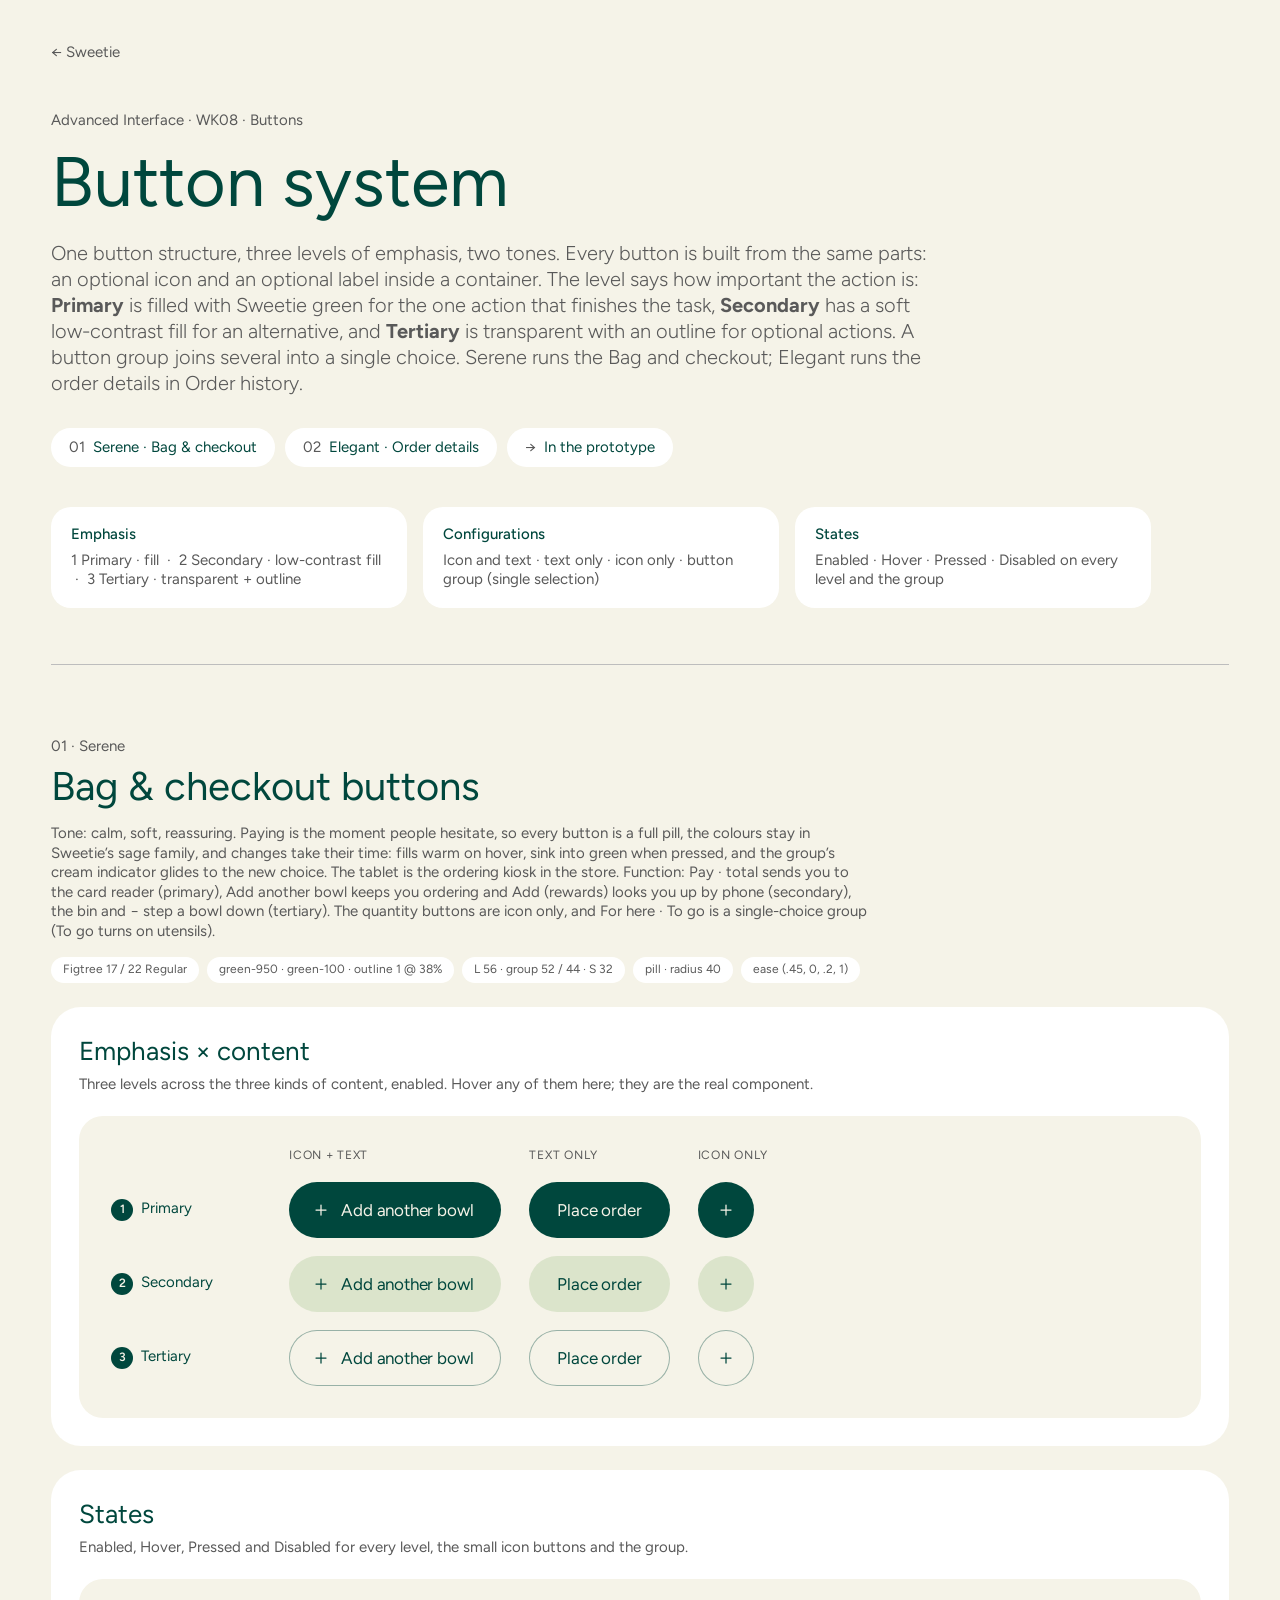
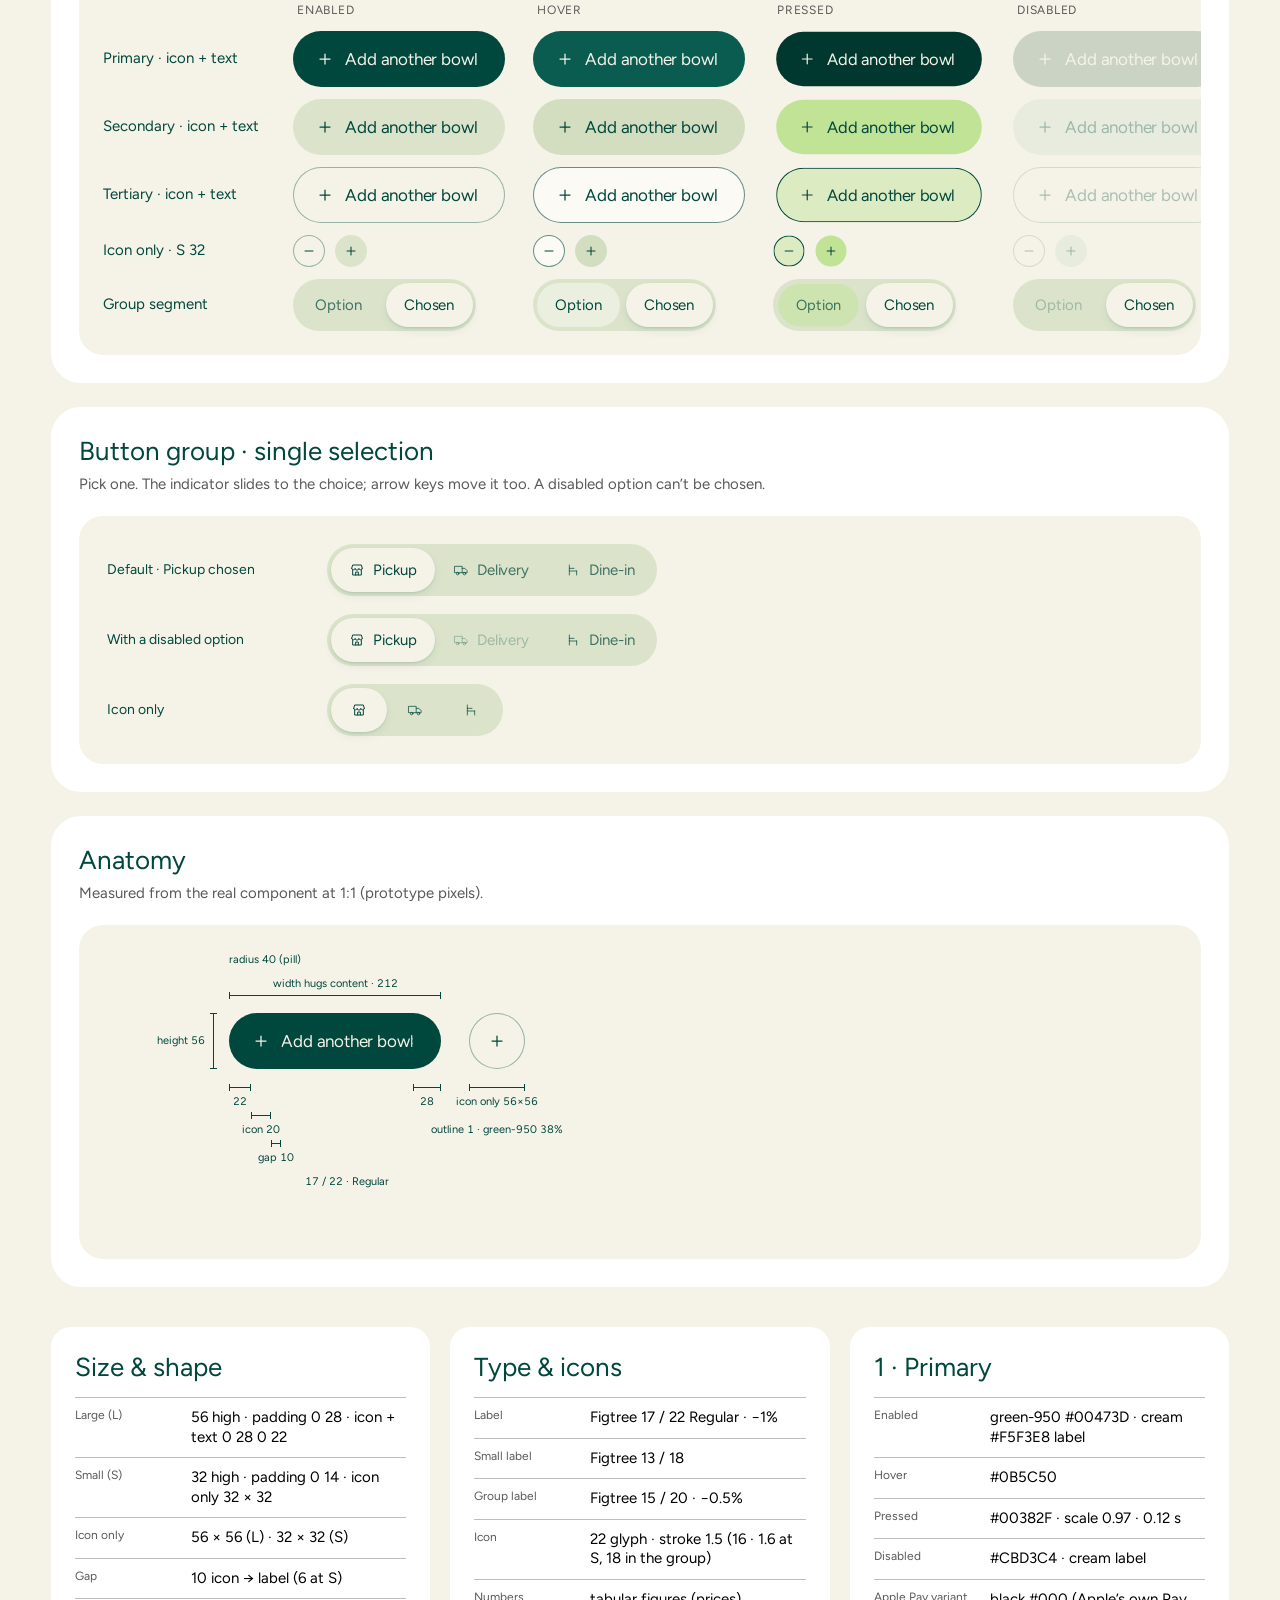
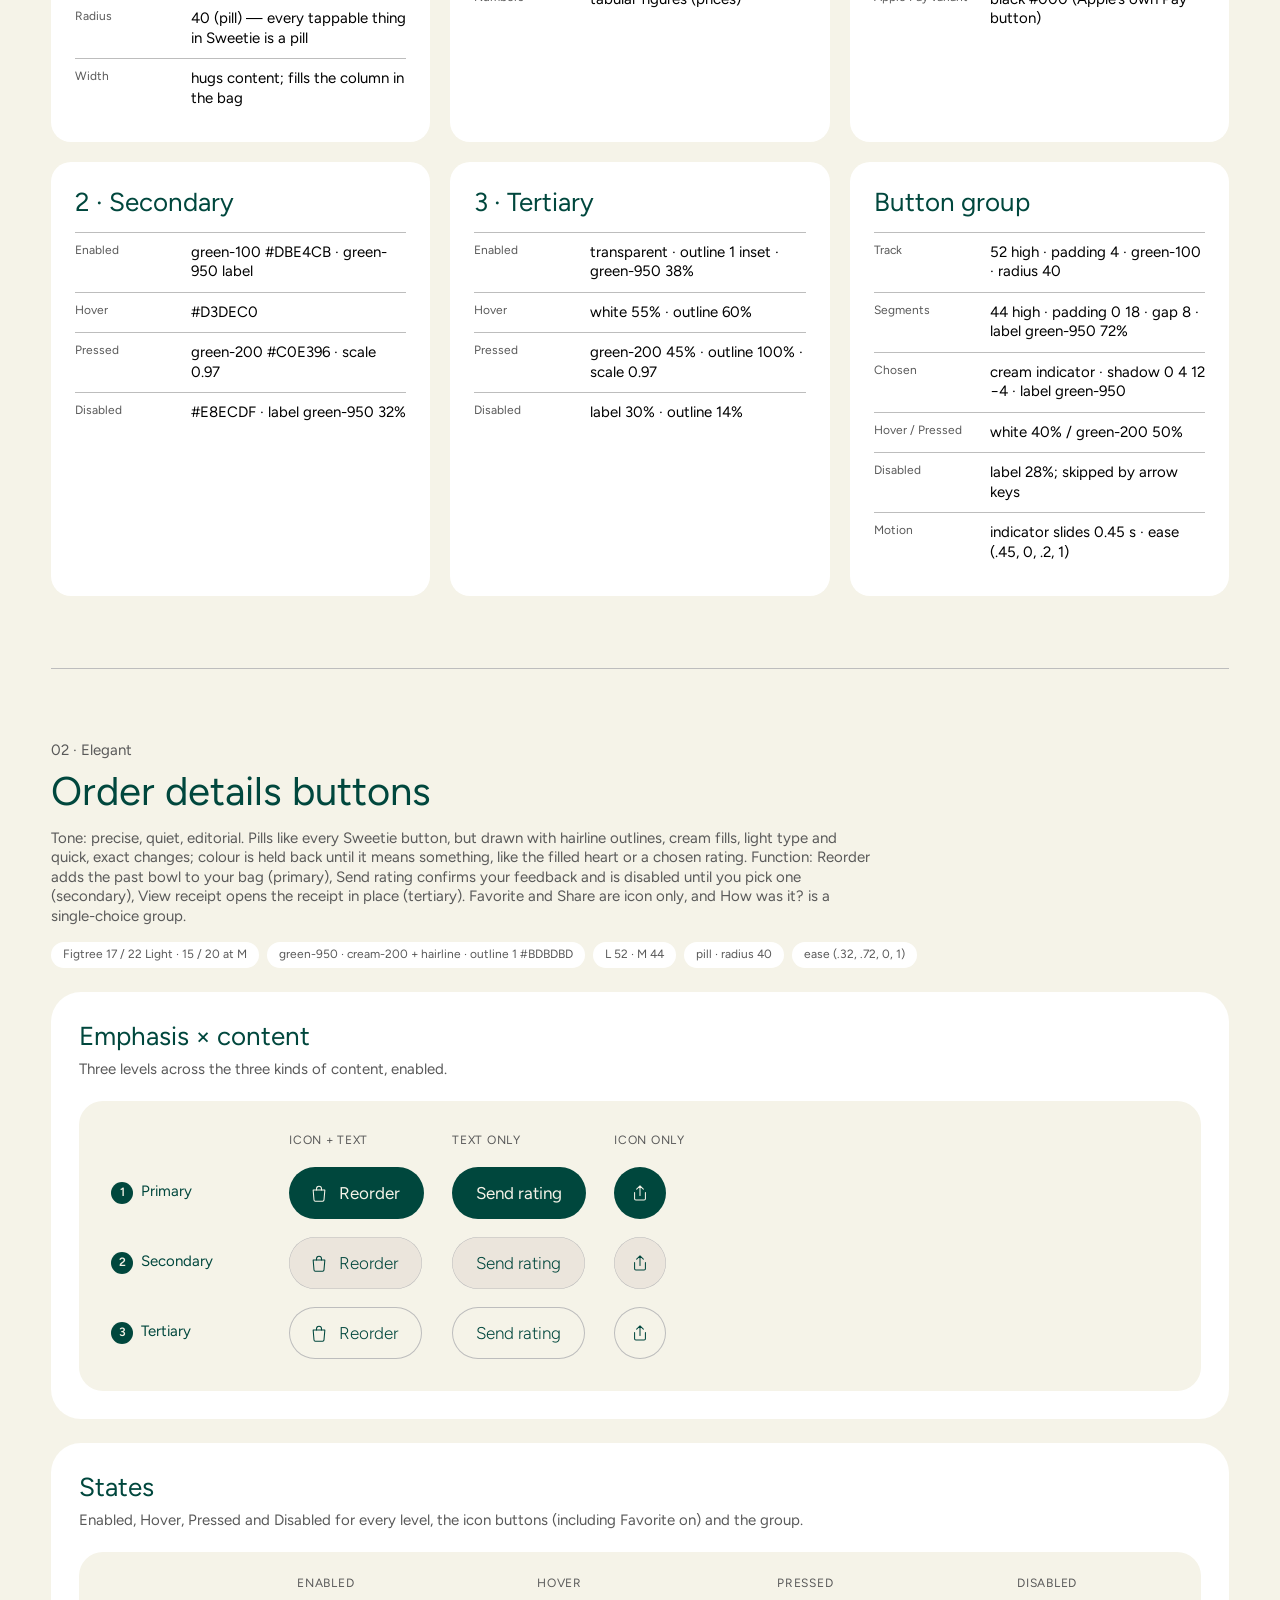
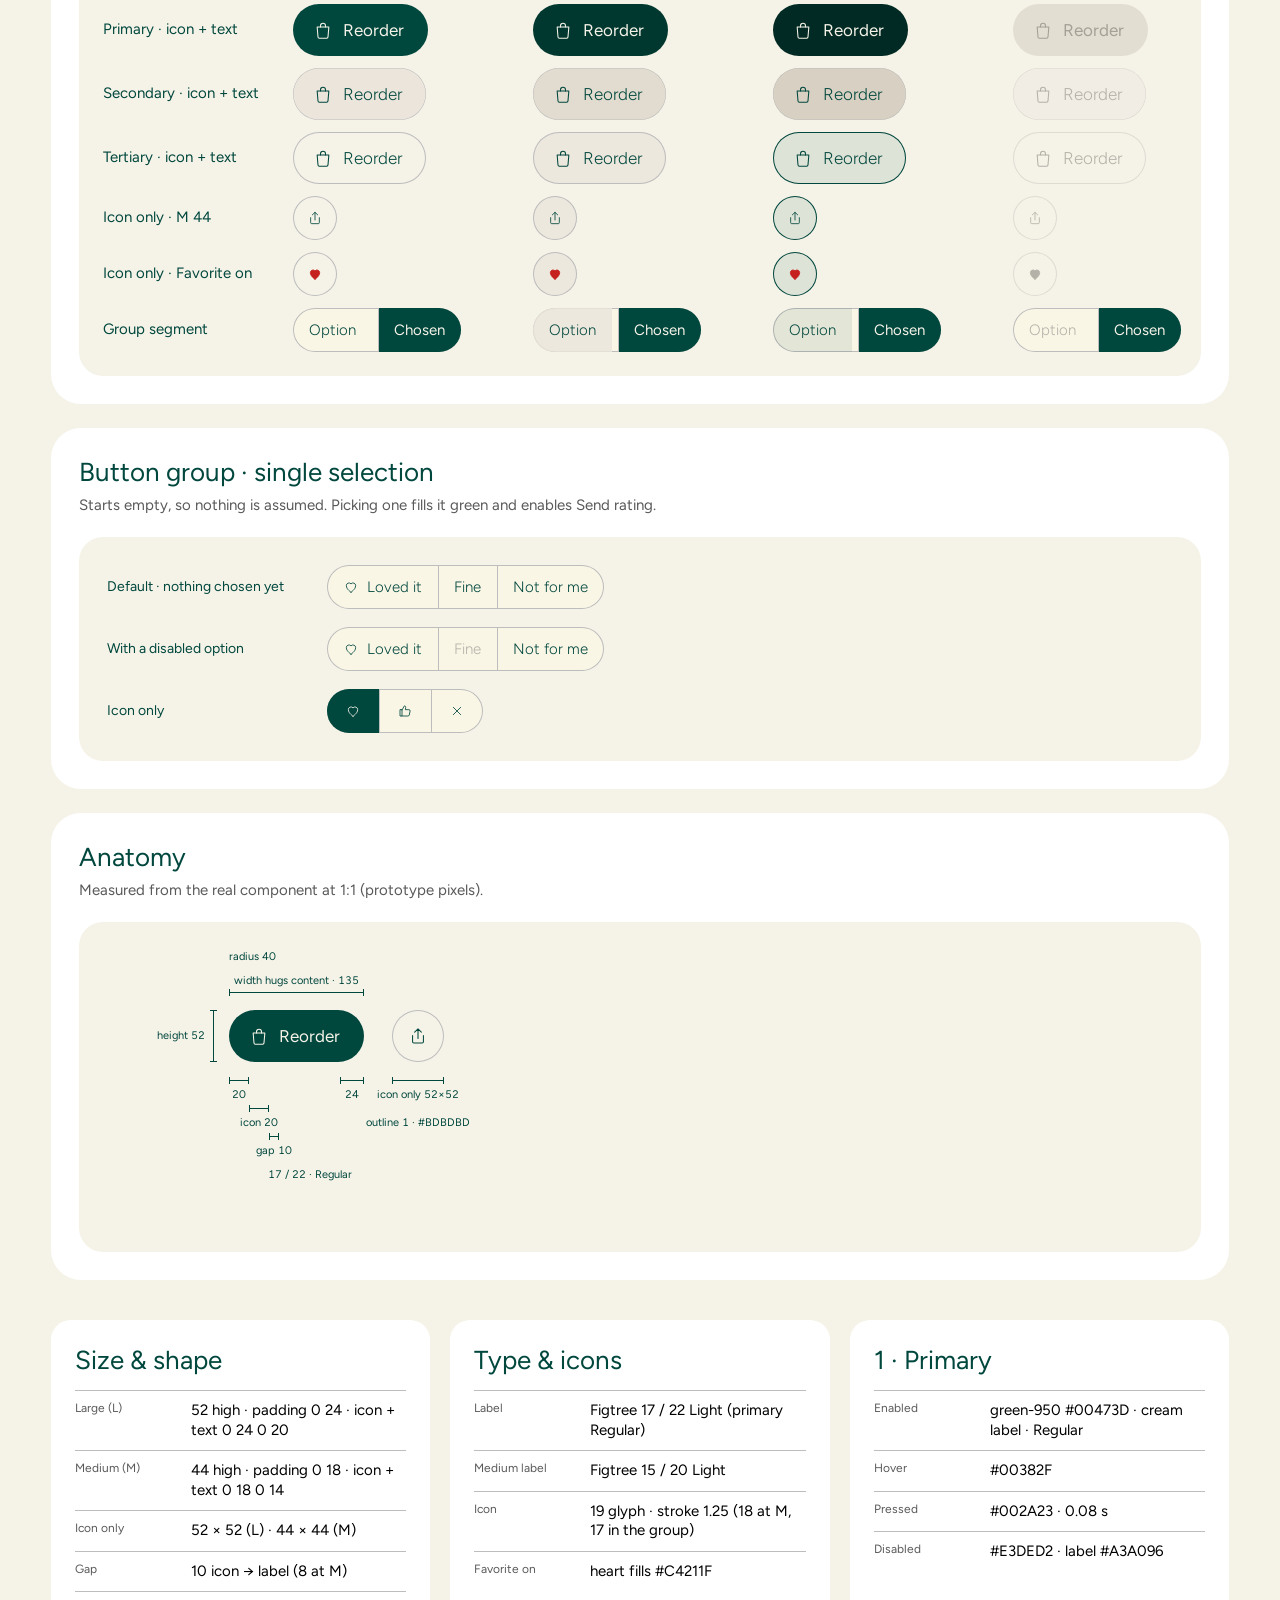
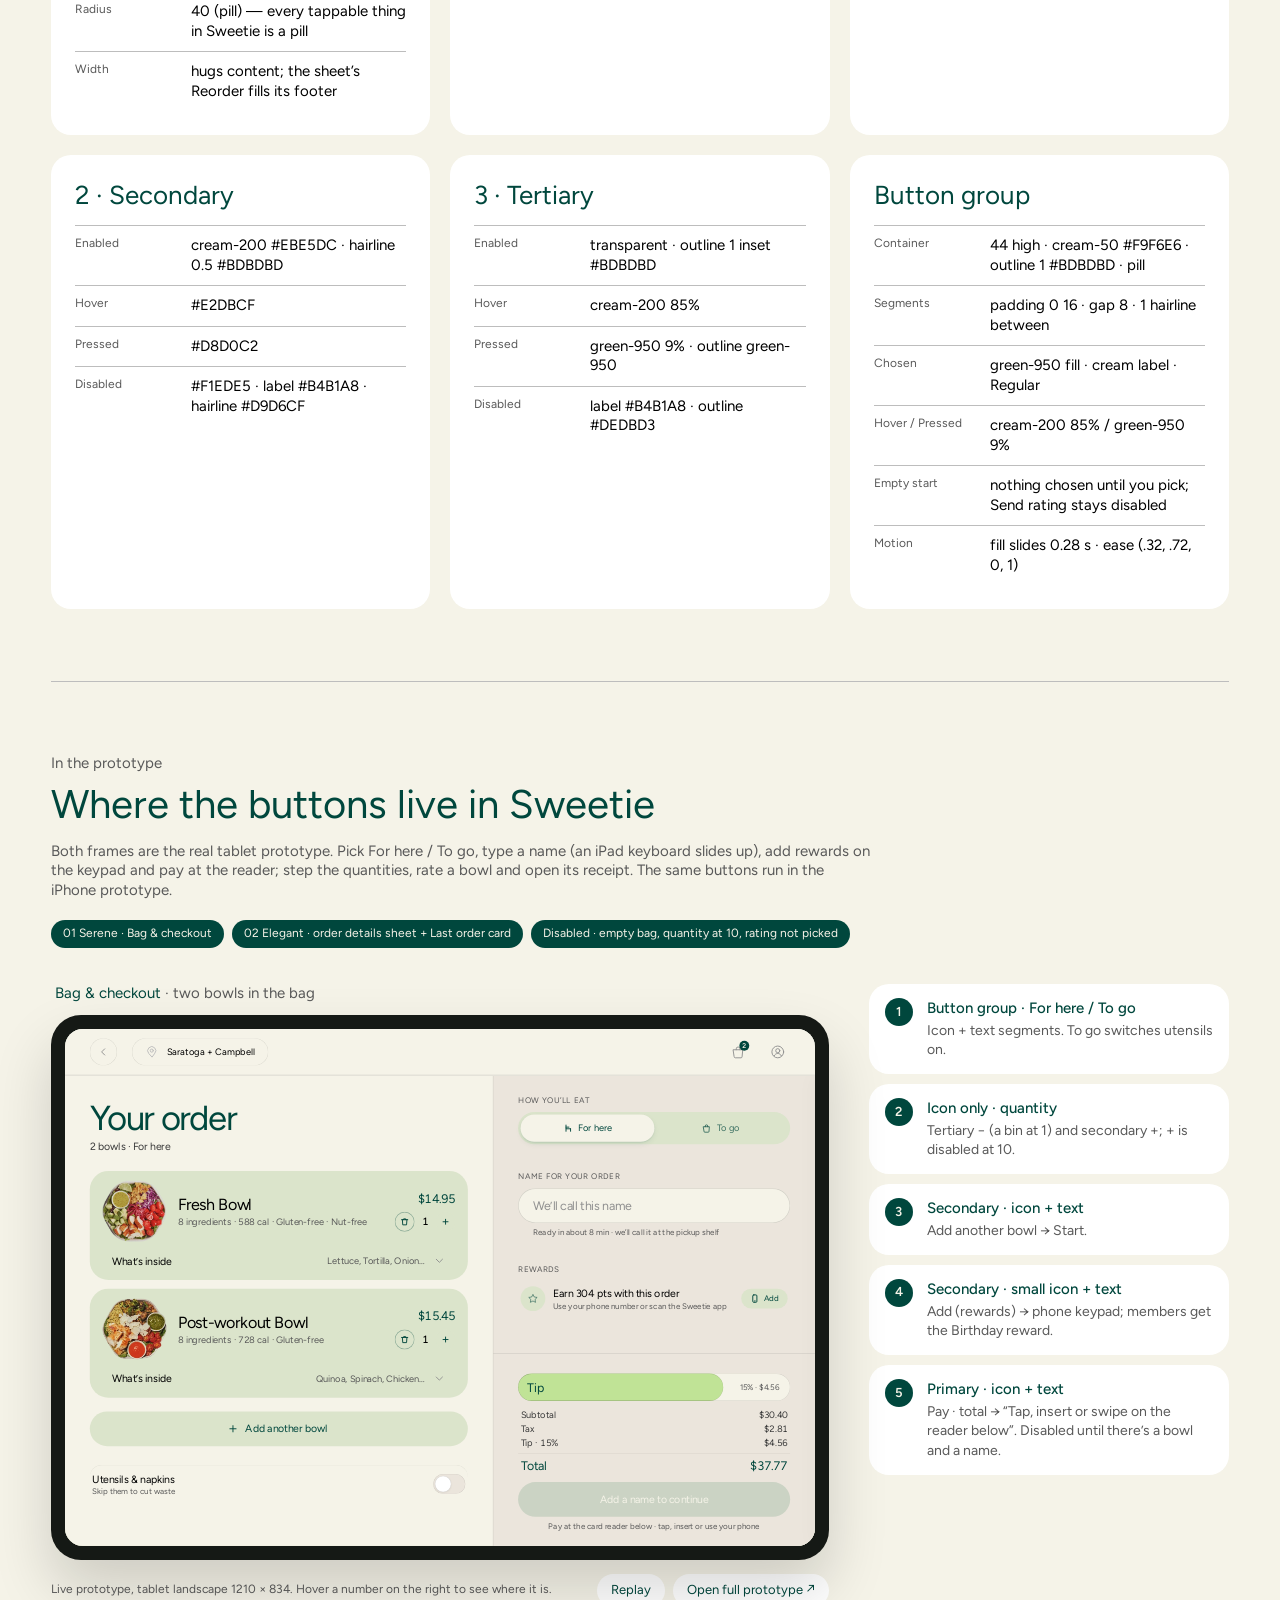
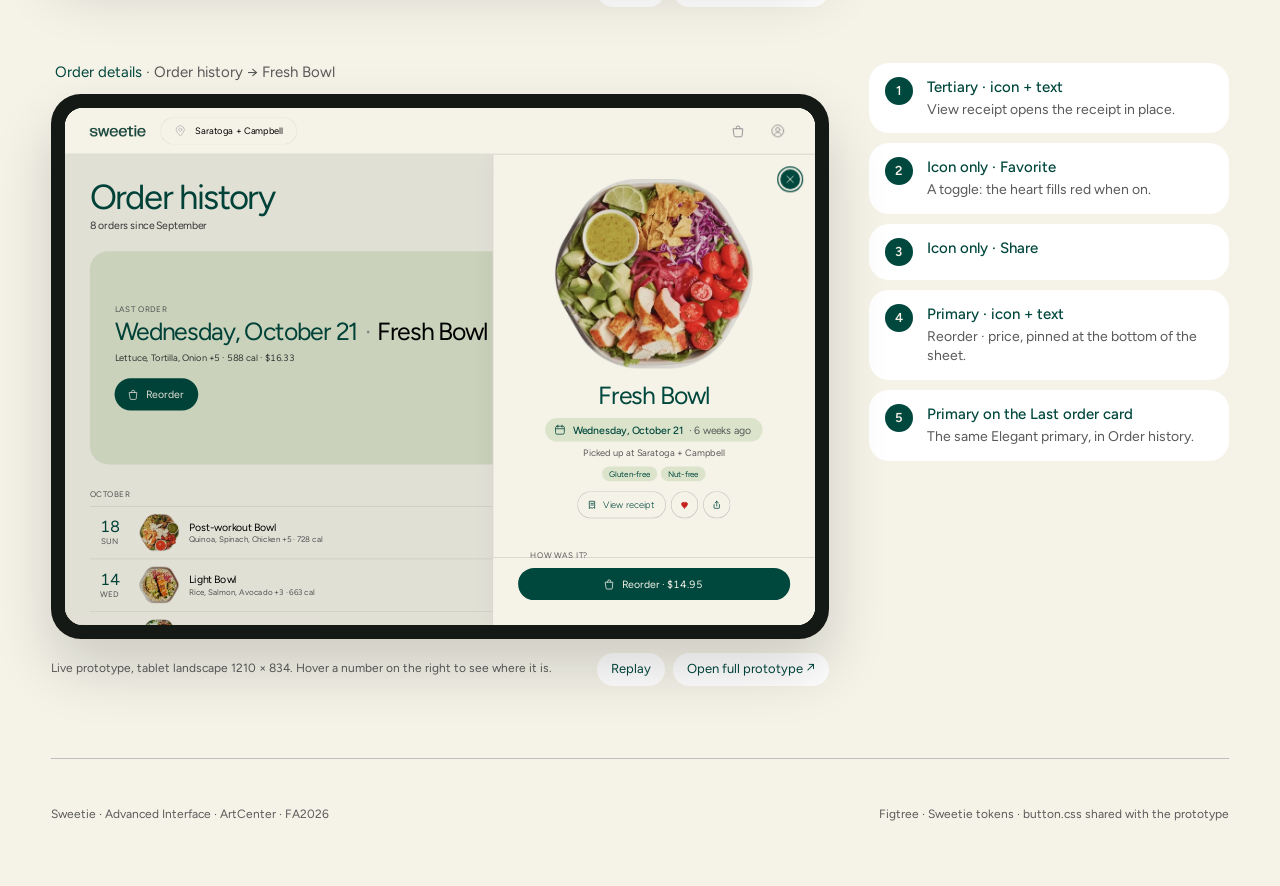
<file: wk08-buttons/index.html>
<!doctype html>
<html lang="en">
<head>
<meta charset="utf-8">
<meta name="viewport" content="width=device-width, initial-scale=1">
<title>Sweetie Buttons — WK08</title>
<meta name="description" content="Sweetie WK08: a button system with three levels of emphasis (primary, secondary, tertiary), icon + text, text and icon-only buttons, single-select button groups and four states, in Serene (Bag) and Elegant (order details) tones.">
<link rel="preconnect" href="https://fonts.googleapis.com">
<link rel="preconnect" href="https://fonts.gstatic.com" crossorigin>
<link href="https://fonts.googleapis.com/css2?family=Figtree:wght@300;400;500;600&display=swap" rel="stylesheet">
<link rel="stylesheet" href="../app/button.css">
<style>



/* ───────────── Sweetie tokens (Figma variables) ───────────── */
:root{
  --green-950:#00473D; --green-800:#258928; --green-700:#41834F; --green-400:#95CC62; --green-200:#C0E396; --green-100:#DBE4CB;
  --cream-50:#F9F6E6; --cream-100:#F5F3E8; --cream-200:#EBE5DC; --white:#FFFFFF;
  --n-950:#000000; --n-800:#393939; --n-600:#595959; --n-500:#909090; --n-400:#B3B3B3; --n-300:#BDBDBD;
  --text-brand:var(--green-950); --text-primary:var(--n-950); --text-secondary:var(--n-600);
  --serene-ease:cubic-bezier(.45,0,.2,1);
}
*{box-sizing:border-box;margin:0;padding:0}
html{scroll-behavior:smooth}
body{background:var(--cream-100);color:var(--text-primary);font-family:Figtree,system-ui,sans-serif;font-size:18px;line-height:1.3;-webkit-font-smoothing:antialiased}
button{font:inherit;color:inherit;background:none;border:0;cursor:pointer;text-align:left}
a{color:inherit}
svg{display:block}
:focus-visible{outline:2px solid var(--green-950);outline-offset:2px}

/* ───────────── Page shell (same as WK03) ───────────── */
.wrap{max-width:1440px;margin:0 auto;padding:0 clamp(16px,4vw,64px)}
header.top{padding:40px 0 56px}
.back{display:inline-flex;gap:8px;font-size:15px;color:var(--text-secondary);text-decoration:none}
.back:hover{color:var(--text-brand)}
.eyebrow{margin-top:48px;font-size:15px;color:var(--text-secondary)}
h1{margin-top:12px;font-weight:400;font-size:clamp(44px,6vw,70px);line-height:1.1;color:var(--text-brand)}
.lede{margin-top:20px;max-width:900px;font-weight:300;font-size:20px;color:var(--text-secondary)}
.jump{display:flex;flex-wrap:wrap;gap:10px;margin-top:32px}
.jump a{display:inline-flex;gap:8px;padding:10px 18px;border-radius:40px;background:var(--white);font-size:15px;text-decoration:none;color:var(--text-brand);transition:background .3s var(--serene-ease)}
.jump a:hover{background:var(--green-100)}
.jump i{font-style:normal;color:var(--text-secondary)}
.req{display:grid;grid-template-columns:repeat(3,minmax(0,1fr));gap:16px;margin-top:40px;max-width:1100px}
.req div{background:var(--white);border-radius:20px;padding:18px 20px;font-size:15px;color:var(--text-secondary)}
.req b{display:block;font-weight:500;color:var(--text-brand);margin-bottom:6px}
@media (max-width:820px){.req{grid-template-columns:1fr}}

section.set{padding:72px 0;border-top:1px solid var(--n-300)}
.set-num{font-size:15px;color:var(--text-secondary)}
.set-title{margin-top:8px;font-weight:400;font-size:40px;line-height:1.1;color:var(--text-brand)}
.set-desc{margin-top:16px;max-width:820px;font-size:15px;color:var(--text-secondary)}
.tokens{display:flex;flex-wrap:wrap;gap:8px;margin-top:16px}
.tokens span{padding:5px 12px;border-radius:40px;background:var(--white);font-size:12px;color:var(--text-secondary)}
.set-body{display:grid;grid-template-columns:minmax(0,1fr) 402px;gap:48px;margin-top:40px;align-items:start}
.set-left{display:grid;grid-template-columns:minmax(0,1fr);gap:24px;min-width:0}
@media (max-width:640px){.panel{padding:20px}.anat{padding:52px 10px 40px 48px}.stage{padding:16px}.ctrl>span{width:100%}}
.phone-col{position:sticky;top:24px}
.phone-hint{margin-top:14px;font-size:12px;color:var(--text-secondary);text-align:center}
@media (max-width:1060px){.set-body{grid-template-columns:minmax(0,1fr)}.phone-col{position:static;justify-self:center;width:100%;max-width:402px}}
.panel{background:var(--white);border-radius:30px;padding:28px}
.panel h3{font-weight:400;font-size:26px;color:var(--text-brand)}
.panel>p{margin-top:6px;font-size:15px;color:var(--text-secondary)}

/* Spec cards */
.spec{display:grid;grid-template-columns:repeat(4,minmax(0,1fr));gap:20px;margin-top:40px}
@media (max-width:1100px){.spec{grid-template-columns:1fr 1fr}}
@media (max-width:640px){.spec{grid-template-columns:1fr}}
.spec-card{background:var(--white);border-radius:20px;padding:24px}
.spec-card h4{font-weight:400;font-size:26px;color:var(--text-brand);margin-bottom:12px}
.spec-row{display:grid;grid-template-columns:104px minmax(0,1fr);gap:12px;padding:10px 0;border-top:1px solid var(--n-300)}
.spec-row span{font-size:12px;color:var(--text-secondary)}
.spec-row b{font-weight:400;font-size:15px}

footer{padding:48px 0 64px;border-top:1px solid var(--n-300);font-size:12px;color:var(--text-secondary);display:flex;justify-content:space-between;gap:16px;flex-wrap:wrap}
@media (prefers-reduced-motion:reduce){*,*::before,*::after{transition-duration:.01ms!important;transition-delay:0s!important}}

/* ───────────── In the prototype (live tablet embed + pins) ───────────── */
.proto{padding:72px 0;border-top:1px solid var(--n-300)}
.proto-grid{display:grid;grid-template-columns:minmax(0,1fr) 360px;gap:40px;margin-top:36px;align-items:start}
.proto-grid+.proto-grid{margin-top:56px}
@media (max-width:1060px){.proto-grid{grid-template-columns:minmax(0,1fr)}}
.tab-name{margin:0 0 12px 4px;font-size:15px;color:var(--text-brand)}
.tab-name span{color:var(--text-secondary)}
.tab{position:relative;border-radius:30px;background:#151915;padding:14px;box-shadow:0 30px 60px rgba(0,0,0,.16)}
.tab-in{position:relative;aspect-ratio:1210/834;overflow:hidden;border-radius:18px;background:var(--cream-100)}
.tab-sc{position:absolute;left:0;top:0;width:1210px;height:834px;transform-origin:0 0;transform:scale(var(--k,.5))}
.tab-sc iframe{display:block;width:1210px;height:834px;border:0}
.pin{position:absolute;width:46px;height:46px;margin:-23px 0 0 -23px;border-radius:50%;background:var(--green-950);color:var(--cream-100);display:grid;place-items:center;font:600 21px/1 Figtree,system-ui,sans-serif;box-shadow:0 0 0 4px rgba(255,255,255,.92),0 6px 16px rgba(0,0,0,.25);pointer-events:none;opacity:0;transform:scale(.6);transition:opacity .35s ease,transform .45s cubic-bezier(.34,1.5,.5,1);animation:pinp 2.6s ease-in-out infinite}
.pin.hot{opacity:1;transform:scale(1.15)}
@keyframes pinp{50%{box-shadow:0 0 0 12px rgba(255,255,255,.3),0 6px 16px rgba(0,0,0,.25)}}
.tab-bar{display:flex;flex-wrap:wrap;justify-content:space-between;align-items:center;gap:10px;margin-top:14px}
.tab-bar small{font-size:12px;color:var(--text-secondary)}
.tab-bar div{display:flex;gap:8px;flex-wrap:wrap}
.tab-bar a,.tab-bar button{padding:8px 14px;border-radius:40px;background:var(--white);font-size:13px;color:var(--text-brand);text-decoration:none;cursor:pointer;border:0;font-family:inherit}
.tab-bar a:hover,.tab-bar button:hover{background:var(--green-100)}
.key{list-style:none;display:grid;gap:10px;margin:0;padding:0}
.key li{display:grid;grid-template-columns:30px minmax(0,1fr);gap:12px;background:var(--white);border-radius:20px;padding:14px 16px;font-size:14px;line-height:1.4;color:var(--text-secondary);transition:background .3s}
.key li{cursor:default}.key li:hover,.key li.on,.key li:focus-visible{background:var(--green-100);outline:none}
.key li i{font-style:normal;width:28px;height:28px;border-radius:50%;background:var(--green-950);color:var(--cream-100);display:grid;place-items:center;font-size:13px;font-weight:600}
.key li b{display:block;font-weight:500;font-size:15px;color:var(--text-brand);margin-bottom:2px}
.usage{display:flex;flex-wrap:wrap;gap:8px;margin-top:20px}
.usage span{padding:6px 12px;border-radius:40px;font-size:12px}
.usage .yes{background:var(--green-950);color:var(--cream-100)}
.usage .no{background:var(--white);color:var(--text-secondary);box-shadow:inset 0 0 0 1px var(--n-300)}
/* Anatomy */
.anat{position:relative;margin-top:22px;padding:52px 16px 40px 56px;border-radius:24px;background:var(--cream-100);overflow:hidden}
.anat .box{position:relative}
.ov{position:absolute;pointer-events:none}
.ov.pad{background:rgba(192,227,150,.55)}
.ov.slot{outline:1px dashed rgba(0,71,61,.55);outline-offset:-1px}
.ov.tag{font-size:11px;color:var(--green-950);white-space:nowrap;transform:translate(-50%,0);font-variant-numeric:tabular-nums}
.ov.tick{height:1px;background:var(--green-950)}
.ov.tick::before,.ov.tick::after{content:"";position:absolute;top:-3px;width:1px;height:7px;background:var(--green-950)}
.ov.tick::before{left:0}.ov.tick::after{right:0}
.ov.vtick{width:1px;background:var(--green-950)}
.ov.vtick::before,.ov.vtick::after{content:"";position:absolute;left:-3px;height:1px;width:7px;background:var(--green-950)}
.ov.vtick::before{top:0}.ov.vtick::after{bottom:0}


/* ───────────── WK06 page ───────────── */
.set .panel.wide{margin-top:24px}
.set .panel.wide:first-of-type{margin-top:40px}
.comp-grid{display:grid;grid-template-columns:minmax(0,1fr) 300px;gap:32px;margin-top:22px;align-items:start}
@media (max-width:1060px){.comp-grid{grid-template-columns:minmax(0,1fr)}}
.comp{position:relative;display:flex;gap:4px;align-items:flex-start;padding:40px 56px;border-radius:24px;background:var(--cream-100);overflow-x:auto}
.comp .menu{flex:none}
.comp-sub{flex:none}
.cfg-pin{position:absolute;width:24px;height:24px;margin:-12px 0 0 0;border-radius:50%;background:var(--green-950);color:var(--cream-100);display:grid;place-items:center;font:600 12px/1 Figtree,system-ui,sans-serif;box-shadow:0 0 0 3px var(--cream-100);transition:transform .3s cubic-bezier(.34,1.5,.64,1),background .3s;z-index:2;pointer-events:none}
.cfg-pin.hot{transform:scale(1.3);background:#258928}
.cfg{list-style:none;display:grid;gap:8px}
.cfg li{display:grid;grid-template-columns:28px minmax(0,1fr);gap:10px;align-items:center;padding:10px 14px;border-radius:16px;background:var(--cream-100);font-size:14px;color:var(--text-secondary);cursor:default;transition:background .3s}
.cfg li:hover,.cfg li.on,.cfg li:focus-visible{background:var(--green-100);outline:none}
.cfg li i{font-style:normal;width:24px;height:24px;border-radius:50%;background:var(--green-950);color:var(--cream-100);display:grid;place-items:center;font-size:12px;font-weight:600}
.cfg li b{display:block;font-weight:500;font-size:15px;color:var(--text-brand)}
/* states board */
.states-board{margin-top:22px;overflow-x:auto;border-radius:24px;background:var(--cream-100);padding:24px}
.sb{display:grid;grid-template-columns:150px repeat(3,minmax(288px,1fr));gap:12px 20px;align-items:center;min-width:1050px}
.sb-h{font-size:12px;letter-spacing:.06em;text-transform:uppercase;color:var(--text-secondary);padding-left:4px}
.sb-name{font-size:15px;color:var(--text-brand)}
.sb-cell .menu.one{width:var(--mn-w)}
.sb-cell .menu[data-tone=elegant] .mi::before{display:none}
/* anatomy */
.anat{padding:88px 120px 190px 150px}
.set .spec{grid-template-columns:repeat(3,minmax(0,1fr))}
@media (max-width:1100px){.set .spec{grid-template-columns:1fr 1fr}}
@media (max-width:640px){.set .spec{grid-template-columns:1fr}}
.anat .box .menu{transition:none}
.ov.tag{font-size:11px}
/* ───────────── WK08 additions ───────────── */
.emph{display:grid;grid-template-columns:150px repeat(3,minmax(0,auto));gap:18px 28px;align-items:center;justify-content:start;margin-top:22px;padding:32px;border-radius:24px;background:var(--cream-100);overflow-x:auto}
.em-h{font-size:12px;letter-spacing:.06em;text-transform:uppercase;color:var(--text-secondary)}
.em-name{font-size:15px;color:var(--text-brand)}.em-name b{display:inline-grid;place-items:center;width:22px;height:22px;margin-right:8px;border-radius:50%;background:var(--green-950);color:var(--cream-100);font-size:12px;font-weight:600}
.bt-sb{grid-template-columns:170px repeat(4,minmax(220px,1fr));min-width:1100px}
.sb-cell .bt+.bt{margin-left:6px}
.grp-demo{display:grid;gap:18px;margin-top:22px;padding:28px;border-radius:24px;background:var(--cream-100)}
.gd{display:grid;grid-template-columns:200px auto 1fr;gap:20px;align-items:center}
.gd-n{font-size:14px;color:var(--text-brand)}.gd-out{font-size:13px;color:var(--text-secondary)}
@media (max-width:820px){.gd{grid-template-columns:1fr}}
.anat-row{display:flex;gap:28px;align-items:center}
.anat .box{display:inline-block}
</style>
</head>
<body>
<div class="wrap">
  <header class="top">
    <a class="back" href="../">← Sweetie</a>
    <p class="eyebrow">Advanced Interface · WK08 · Buttons</p>
    <h1>Button system</h1>
    <p class="lede">One button structure, three levels of emphasis, two tones. Every button is built from the same parts: an optional icon and an optional label inside a container. The level says how important the action is: <b>Primary</b> is filled with Sweetie green for the one action that finishes the task, <b>Secondary</b> has a soft low-contrast fill for an alternative, and <b>Tertiary</b> is transparent with an outline for optional actions. A button group joins several into a single choice. Serene runs the Bag and checkout; Elegant runs the order details in Order history.</p>
    <nav class="jump" aria-label="Sections">
      <a href="#serene"><i>01</i> Serene · Bag &amp; checkout</a>
      <a href="#elegant"><i>02</i> Elegant · Order details</a>
      <a href="#in-prototype"><i>→</i> In the prototype</a>
    </nav>
    <div class="req">
      <div><b>Emphasis</b>1 Primary · fill &nbsp;·&nbsp; 2 Secondary · low-contrast fill &nbsp;·&nbsp; 3 Tertiary · transparent + outline</div>
      <div><b>Configurations</b>Icon and text · text only · icon only · button group (single selection)</div>
      <div><b>States</b>Enabled · Hover · Pressed · Disabled on every level and the group</div>
    </div>
  </header>
</div>

<div class="wrap">
<!-- ═════════════ 01 SERENE ═════════════ -->
<section class="set" id="serene">
  <p class="set-num">01 · Serene</p>
  <h2 class="set-title">Bag &amp; checkout buttons</h2>
  <p class="set-desc">Tone: calm, soft, reassuring. Paying is the moment people hesitate, so every button is a full pill, the colours stay in Sweetie’s sage family, and changes take their time: fills warm on hover, sink into green when pressed, and the group’s cream indicator glides to the new choice. The tablet is the ordering kiosk in the store. Function: Pay · total sends you to the card reader (primary), Add another bowl keeps you ordering and Add (rewards) looks you up by phone (secondary), the bin and − step a bowl down (tertiary). The quantity buttons are icon only, and For here · To go is a single-choice group (To go turns on utensils).</p>
  <div class="tokens"><span>Figtree 17 / 22 Regular</span><span>green-950 · green-100 · outline 1 @ 38%</span><span>L 56 · group 52 / 44 · S 32</span><span>pill · radius 40</span><span>ease (.45, 0, .2, 1)</span></div>

  <div class="panel wide">
    <h3>Emphasis × content</h3>
    <p>Three levels across the three kinds of content, enabled. Hover any of them here; they are the real component.</p>
    <div class="emph" id="emph-serene"></div>
  </div>
  <div class="panel wide">
    <h3>States</h3>
    <p>Enabled, Hover, Pressed and Disabled for every level, the small icon buttons and the group.</p>
    <div class="states-board" id="states-serene"></div>
  </div>
  <div class="panel wide">
    <h3>Button group · single selection</h3>
    <p>Pick one. The indicator slides to the choice; arrow keys move it too. A disabled option can’t be chosen.</p>
    <div class="grp-demo" id="grp-serene"></div>
  </div>
  <div class="panel wide">
    <h3>Anatomy</h3>
    <p>Measured from the real component at 1:1 (prototype pixels).</p>
    <div class="anat"><div class="box" id="anat-serene"></div></div>
  </div>
  <div class="spec" id="spec-serene"></div>
</section>

<!-- ═════════════ 02 ELEGANT ═════════════ -->
<section class="set" id="elegant">
  <p class="set-num">02 · Elegant</p>
  <h2 class="set-title">Order details buttons</h2>
  <p class="set-desc">Tone: precise, quiet, editorial. Pills like every Sweetie button, but drawn with hairline outlines, cream fills, light type and quick, exact changes; colour is held back until it means something, like the filled heart or a chosen rating. Function: Reorder adds the past bowl to your bag (primary), Send rating confirms your feedback and is disabled until you pick one (secondary), View receipt opens the receipt in place (tertiary). Favorite and Share are icon only, and How was it? is a single-choice group.</p>
  <div class="tokens"><span>Figtree 17 / 22 Light · 15 / 20 at M</span><span>green-950 · cream-200 + hairline · outline 1 #BDBDBD</span><span>L 52 · M 44</span><span>pill · radius 40</span><span>ease (.32, .72, 0, 1)</span></div>

  <div class="panel wide">
    <h3>Emphasis × content</h3>
    <p>Three levels across the three kinds of content, enabled.</p>
    <div class="emph" id="emph-elegant"></div>
  </div>
  <div class="panel wide">
    <h3>States</h3>
    <p>Enabled, Hover, Pressed and Disabled for every level, the icon buttons (including Favorite on) and the group.</p>
    <div class="states-board" id="states-elegant"></div>
  </div>
  <div class="panel wide">
    <h3>Button group · single selection</h3>
    <p>Starts empty, so nothing is assumed. Picking one fills it green and enables Send rating.</p>
    <div class="grp-demo" id="grp-elegant"></div>
  </div>
  <div class="panel wide">
    <h3>Anatomy</h3>
    <p>Measured from the real component at 1:1 (prototype pixels).</p>
    <div class="anat"><div class="box" id="anat-elegant"></div></div>
  </div>
  <div class="spec" id="spec-elegant"></div>
</section>
</div>

<div class="wrap">
<section class="proto" id="in-prototype">
  <p class="set-num">In the prototype</p>
  <h2 class="set-title">Where the buttons live in Sweetie</h2>
  <p class="set-desc">Both frames are the real tablet prototype. Pick For here / To go, type a name (an iPad keyboard slides up), add rewards on the keypad and pay at the reader; step the quantities, rate a bowl and open its receipt. The same buttons run in the iPhone prototype.</p>
  <div class="usage"><span class="yes">01 Serene · Bag &amp; checkout</span><span class="yes">02 Elegant · order details sheet + Last order card</span><span class="yes">Disabled · empty bag, quantity at 10, rating not picked</span></div>
  <div class="proto-grid">
    <div>
      <p class="tab-name">Bag &amp; checkout <span>· two bowls in the bag</span></p>
      <div class="tab"><div class="tab-in"><div class="tab-sc">
        <iframe src="../app/index.html?embed#buttons/bag" data-src="../app/index.html?embed#buttons/bag" title="Sweetie tablet prototype — Bag buttons" loading="lazy"></iframe>
        <span class="pin" data-n="1" style="left:760px;top:146px">1</span><span class="pin" data-n="2" style="left:516px;top:296px">2</span><span class="pin" data-n="3" style="left:230px;top:630px">3</span><span class="pin" data-n="4" style="left:1076px;top:427px">4</span><span class="pin" data-n="5" style="left:880px;top:743px">5</span>
      </div></div></div>
      <div class="tab-bar"><small>Live prototype, tablet landscape 1210 × 834. Hover a number on the right to see where it is.</small><div><button type="button" data-act="replay">Replay</button><a href="../app/index.html#bag" target="_blank" rel="noopener">Open full prototype ↗</a></div></div>
    </div>
    <ol class="key">
      <li data-pin="1"><i>1</i><span><b>Button group · For here / To go</b>Icon + text segments. To go switches utensils on.</span></li>
      <li data-pin="2"><i>2</i><span><b>Icon only · quantity</b>Tertiary − (a bin at 1) and secondary +; + is disabled at 10.</span></li>
      <li data-pin="3"><i>3</i><span><b>Secondary · icon + text</b>Add another bowl → Start.</span></li>
      <li data-pin="4"><i>4</i><span><b>Secondary · small icon + text</b>Add (rewards) → phone keypad; members get the Birthday reward.</span></li>
      <li data-pin="5"><i>5</i><span><b>Primary · icon + text</b>Pay · total → “Tap, insert or swipe on the reader below”. Disabled until there’s a bowl and a name.</span></li>
    </ol>
  </div>
  <div class="proto-grid">
    <div>
      <p class="tab-name">Order details <span>· Order history → Fresh Bowl</span></p>
      <div class="tab"><div class="tab-in"><div class="tab-sc">
        <iframe src="../app/index.html?embed#buttons/order" data-src="../app/index.html?embed#buttons/order" title="Sweetie tablet prototype — order details buttons" loading="lazy"></iframe>
        <span class="pin" data-n="1" style="left:885px;top:606px">1</span><span class="pin" data-n="2" style="left:1002px;top:606px">2</span><span class="pin" data-n="3" style="left:1054px;top:606px">3</span><span class="pin" data-n="4" style="left:791px;top:728px">4</span><span class="pin" data-n="5" style="left:140px;top:423px">5</span>
      </div></div></div>
      <div class="tab-bar"><small>Live prototype, tablet landscape 1210 × 834. Hover a number on the right to see where it is.</small><div><button type="button" data-act="replay">Replay</button><a href="../app/index.html#orders" target="_blank" rel="noopener">Open full prototype ↗</a></div></div>
    </div>
    <ol class="key">
      <li data-pin="1"><i>1</i><span><b>Tertiary · icon + text</b>View receipt opens the receipt in place.</span></li>
      <li data-pin="2"><i>2</i><span><b>Icon only · Favorite</b>A toggle: the heart fills red when on.</span></li>
      <li data-pin="3"><i>3</i><span><b>Icon only · Share</b></span></li>
      <li data-pin="4"><i>4</i><span><b>Primary · icon + text</b>Reorder · price, pinned at the bottom of the sheet.</span></li>
      <li data-pin="5"><i>5</i><span><b>Primary on the Last order card</b>The same Elegant primary, in Order history.</span></li>
    </ol>
  </div>
</section>
</div>

<div class="wrap"><footer><span>Sweetie · Advanced Interface · ArtCenter · FA2026</span><span>Figtree · Sweetie tokens · button.css shared with the prototype</span></footer></div>

<script src="../app/menu.js"></script>
<script src="../app/button.js"></script>
<script>
const $=(s,r=document)=>r.querySelector(s), $$=(s,r=document)=>[...r.querySelectorAll(s)];
const LV=[[1,'Primary'],[2,'Secondary'],[3,'Tertiary']];
const ST=[['','Enabled'],['is-hover','Hover'],['is-pressed','Pressed'],['is-disabled','Disabled']];
const T={
  serene:{it:['plus','Add another bowl'],tx:'Place order',ic:['plus','One more'],sm:true,
    group:[{value:'pickup',icon:'store',label:'Pickup'},{value:'delivery',icon:'truck',label:'Delivery'},{value:'dinein',icon:'seat',label:'Dine-in'}],
    groupDis:[{value:'pickup',icon:'store',label:'Pickup'},{value:'delivery',icon:'truck',label:'Delivery',disabled:true},{value:'dinein',icon:'seat',label:'Dine-in'}]},
  elegant:{it:['bag','Reorder'],tx:'Send rating',ic:['share','Share'],md:true,
    group:[{value:'loved',icon:'heart',label:'Loved it'},{value:'fine',label:'Fine'},{value:'no',label:'Not for me'}],
    groupDis:[{value:'loved',icon:'heart',label:'Loved it'},{value:'fine',label:'Fine',disabled:true},{value:'no',label:'Not for me'}]}
};
/* emphasis × content */
function emph(tone){ const t=T[tone];
  $('#emph-'+tone).innerHTML=`<div class="em-h"></div><div class="em-h">Icon + text</div><div class="em-h">Text only</div><div class="em-h">Icon only</div>`
   +LV.map(([l,n])=>`<div class="em-name"><b>${l}</b>${n}</div><div>${btn(tone,{level:l,icon:t.it[0],label:t.it[1]})}</div><div>${btn(tone,{level:l,label:t.tx})}</div><div>${btn(tone,{level:l,icon:t.ic[0],aria:t.ic[1]})}</div>`).join('');
}
/* states */
function states(tone){ const t=T[tone], rows=[];
  LV.forEach(([l,n])=>rows.push([`${n} · icon + text`,st=>btn(tone,{level:l,icon:t.it[0],label:t.it[1],cls:st})]));
  if(tone==='serene') rows.push(['Icon only · S 32',st=>btn(tone,{level:3,icon:'minus',aria:'One less',cls:'sm '+st})+' '+btn(tone,{level:2,icon:'plus',aria:'One more',cls:'sm '+st})]);
  else { rows.push(['Icon only · M 44',st=>btn(tone,{level:3,icon:'share',aria:'Share',cls:'md '+st})]); rows.push(['Icon only · Favorite on',st=>btn(tone,{level:3,icon:'heart',aria:'Favorite',cls:'md '+st,pressed:true})]); }
  rows.push(['Group segment',st=>`<div class="btg one picked" data-tone="${tone}"><button class="bt ${st}" type="button" data-tone="${tone}" data-level="seg" data-kind="tx" aria-checked="false">Option</button><button class="bt" type="button" data-tone="${tone}" data-level="seg" data-kind="tx" aria-checked="true">Chosen</button><span class="btg-ind" aria-hidden="true"></span></div>`]);
  $('#states-'+tone).innerHTML=`<div class="sb bt-sb"><div class="sb-h"></div>${ST.map(s=>`<div class="sb-h">${s[1]}</div>`).join('')}`
    +rows.map(([n,f])=>`<div class="sb-name">${n}</div>`+ST.map(([st])=>`<div class="sb-cell">${f(st)}</div>`).join('')).join('')+'</div>';
  $$('#states-'+tone+' .btg').forEach(g=>wireGroup(g));
}
/* group demo */
function groups(tone){ const t=T[tone], el=$('#grp-'+tone);
  el.innerHTML=`<div class="gd"><span class="gd-n">${tone==='serene'?'Default · Pickup chosen':'Default · nothing chosen yet'}</span>${btnGroup(tone,t.group,{label:'Group',value:tone==='serene'?'pickup':null})}<span class="gd-out" aria-live="polite"></span></div>
    <div class="gd"><span class="gd-n">With a disabled option</span>${btnGroup(tone,t.groupDis,{label:'Group with a disabled option',value:tone==='serene'?'pickup':null})}<span class="gd-out"></span></div>
    <div class="gd"><span class="gd-n">Icon only</span>${btnGroup(tone,tone==='serene'?[{value:'a',icon:'store',aria:'Pickup'},{value:'b',icon:'truck',aria:'Delivery'},{value:'c',icon:'seat',aria:'Dine-in'}]:[{value:'a',icon:'heart',aria:'Loved it'},{value:'b',icon:'thumbup',aria:'Fine'},{value:'c',icon:'close',aria:'Not for me'}],{label:'Icon-only group',value:'a'})}<span class="gd-out"></span></div>`;
  $$('.gd',el).forEach(d=>wireGroup($('.btg',d),v=>{ $('.gd-out',d).textContent='Chose: '+$(`[data-value="${v}"]`,d).getAttribute('aria-label'); }));
}
/* anatomy */
function anatomy(tone){ const t=T[tone], box=$('#anat-'+tone);
  box.innerHTML=`<div class="anat-row">${btn(tone,{level:1,icon:t.it[0],label:t.it[1]})}${btn(tone,{level:3,icon:t.ic[0],aria:t.ic[1]})}</div>`;
  const draw=()=>{ $$('.ov',box).forEach(x=>x.remove()); const B=box.getBoundingClientRect(), [b,ic]=$$('.bt',box), cs=getComputedStyle(b);
    const rel=r=>({l:r.left-B.left,t:r.top-B.top,r:r.right-B.left,b:r.bottom-B.top,w:r.width,h:r.height});
    const add=(c,st,txt)=>{ const e=document.createElement('div'); e.className='ov '+c; Object.assign(e.style,st); if(txt) e.textContent=txt; box.appendChild(e); return e; };
    const tag=(x,y,txt,al)=>add('tag',{left:x+'px',top:y+'px',transform:al||'translate(-50%,0)'},txt);
    const r0=rel(b.getBoundingClientRect()), ii=rel($('.bt-ic',b).getBoundingClientRect()), li=rel($('.bt-label',b).getBoundingClientRect()), q=rel(ic.getBoundingClientRect());
    const pl=parseFloat(cs.paddingLeft), pr=parseFloat(cs.paddingRight);
    add('tick',{left:r0.l+'px',top:(r0.t-18)+'px',width:r0.w+'px'}); tag(r0.l+r0.w/2,r0.t-36,`width hugs content · ${Math.round(r0.w)}`);
    add('vtick',{left:(r0.l-16)+'px',top:r0.t+'px',height:r0.h+'px'}); tag(r0.l-24,r0.t+r0.h/2-7,`height ${Math.round(r0.h)}`,'translate(-100%,0)');
    add('slot',{left:ii.l+'px',top:ii.t+'px',width:ii.w+'px',height:ii.h+'px'}); add('slot',{left:li.l+'px',top:li.t+'px',width:li.w+'px',height:li.h+'px'});
    const by=r0.b+18;
    add('tick',{left:r0.l+'px',top:by+'px',width:pl+'px'}); tag(r0.l+pl/2,by+8,`${pl}`);
    add('tick',{left:ii.l+'px',top:(by+28)+'px',width:ii.w+'px'}); tag(ii.l+ii.w/2,by+36,`icon ${Math.round(ii.w)}`);
    add('tick',{left:ii.r+'px',top:(by+56)+'px',width:(li.l-ii.r)+'px'}); tag((ii.r+li.l)/2,by+64,`gap ${Math.round(li.l-ii.r)}`);
    add('tick',{left:li.r+'px',top:by+'px',width:pr+'px'}); tag(li.r+pr/2,by+8,`${pr}`);
    tag(li.l+li.w/2,by+88,`${cs.fontSize.replace('px','')} / ${parseFloat(cs.lineHeight)} · ${cs.fontWeight==='300'?'Light':'Regular'}`);
    add('tick',{left:q.l+'px',top:by+'px',width:q.w+'px'}); tag(q.l+q.w/2,by+8,`icon only ${Math.round(q.w)}×${Math.round(q.h)}`);
    tag(q.l+q.w/2,by+36,`outline ${tone==='serene'?'1 · green-950 38%':'1 · #BDBDBD'}`);
    tag(r0.l,r0.t-60,`radius ${cs.borderTopLeftRadius.replace('px','')}${tone==='serene'?' (pill)':''}`,'none');
  };
  draw(); document.fonts&&document.fonts.ready.then(draw); addEventListener('resize',draw);
}
function spec(tone,cards){ $('#spec-'+tone).innerHTML=cards.map(([h,rows])=>`<div class="spec-card"><h4>${h}</h4>${rows.map(([k,v])=>`<div class="spec-row"><span>${k}</span><b>${v}</b></div>`).join('')}</div>`).join(''); }
['serene','elegant'].forEach(t=>{ emph(t); states(t); groups(t); anatomy(t); });

spec('serene',[
  ['Size & shape',[['Large (L)','56 high · padding 0 28 · icon + text 0 28 0 22'],['Small (S)','32 high · padding 0 14 · icon only 32 × 32'],['Icon only','56 × 56 (L) · 32 × 32 (S)'],['Gap','10 icon → label (6 at S)'],['Radius','40 (pill) — every tappable thing in Sweetie is a pill'],['Width','hugs content; fills the column in the bag']]],
  ['Type & icons',[['Label','Figtree 17 / 22 Regular · −1%'],['Small label','Figtree 13 / 18'],['Group label','Figtree 15 / 20 · −0.5%'],['Icon','22 glyph · stroke 1.5 (16 · 1.6 at S, 18 in the group)'],['Numbers','tabular figures (prices)']]],
  ['1 · Primary',[['Enabled','green-950 #00473D · cream #F5F3E8 label'],['Hover','#0B5C50'],['Pressed','#00382F · scale 0.97 · 0.12 s'],['Disabled','#CBD3C4 · cream label'],['Apple Pay variant','black #000 (Apple’s own Pay button)']]],
  ['2 · Secondary',[['Enabled','green-100 #DBE4CB · green-950 label'],['Hover','#D3DEC0'],['Pressed','green-200 #C0E396 · scale 0.97'],['Disabled','#E8ECDF · label green-950 32%']]],
  ['3 · Tertiary',[['Enabled','transparent · outline 1 inset · green-950 38%'],['Hover','white 55% · outline 60%'],['Pressed','green-200 45% · outline 100% · scale 0.97'],['Disabled','label 30% · outline 14%']]],
  ['Button group',[['Track','52 high · padding 4 · green-100 · radius 40'],['Segments','44 high · padding 0 18 · gap 8 · label green-950 72%'],['Chosen','cream indicator · shadow 0 4 12 −4 · label green-950'],['Hover / Pressed','white 40% / green-200 50%'],['Disabled','label 28%; skipped by arrow keys'],['Motion','indicator slides 0.45 s · ease (.45, 0, .2, 1)']]]
]);
spec('elegant',[
  ['Size & shape',[['Large (L)','52 high · padding 0 24 · icon + text 0 24 0 20'],['Medium (M)','44 high · padding 0 18 · icon + text 0 18 0 14'],['Icon only','52 × 52 (L) · 44 × 44 (M)'],['Gap','10 icon → label (8 at M)'],['Radius','40 (pill) — every tappable thing in Sweetie is a pill'],['Width','hugs content; the sheet’s Reorder fills its footer']]],
  ['Type & icons',[['Label','Figtree 17 / 22 Light (primary Regular)'],['Medium label','Figtree 15 / 20 Light'],['Icon','19 glyph · stroke 1.25 (18 at M, 17 in the group)'],['Favorite on','heart fills #C4211F']]],
  ['1 · Primary',[['Enabled','green-950 #00473D · cream label · Regular'],['Hover','#00382F'],['Pressed','#002A23 · 0.08 s'],['Disabled','#E3DED2 · label #A3A096']]],
  ['2 · Secondary',[['Enabled','cream-200 #EBE5DC · hairline 0.5 #BDBDBD'],['Hover','#E2DBCF'],['Pressed','#D8D0C2'],['Disabled','#F1EDE5 · label #B4B1A8 · hairline #D9D6CF']]],
  ['3 · Tertiary',[['Enabled','transparent · outline 1 inset #BDBDBD'],['Hover','cream-200 85%'],['Pressed','green-950 9% · outline green-950'],['Disabled','label #B4B1A8 · outline #DEDBD3']]],
  ['Button group',[['Container','44 high · cream-50 #F9F6E6 · outline 1 #BDBDBD · pill'],['Segments','padding 0 16 · gap 8 · 1 hairline between'],['Chosen','green-950 fill · cream label · Regular'],['Hover / Pressed','cream-200 85% / green-950 9%'],['Empty start','nothing chosen until you pick; Send rating stays disabled'],['Motion','fill slides 0.28 s · ease (.32, .72, 0, 1)']]]
]);

document.querySelectorAll('.tab').forEach(tab=>{
  const inn=tab.querySelector('.tab-in'), sc=tab.querySelector('.tab-sc'), fr=tab.querySelector('iframe');
  const fit=()=>sc.style.setProperty('--k',(inn.clientWidth/1210).toFixed(4));
  new ResizeObserver(fit).observe(inn); fit();
  const grid=tab.closest('.proto-grid');
  grid.querySelectorAll('[data-act=replay]').forEach(b=>b.onclick=()=>{fr.src=fr.dataset.src+'&t='+Date.now();});
  const lis=[...grid.querySelectorAll('.key li[data-pin]')];
  const show=li=>{lis.forEach(o=>{const on=o===li;o.classList.toggle('on',on);const p=tab.querySelector('.pin[data-n="'+o.dataset.pin+'"]');p&&p.classList.toggle('hot',on);});};
  lis.forEach(li=>{li.tabIndex=0;
    li.addEventListener('pointerenter',e=>{if(e.pointerType==='mouse')show(li)});
    li.addEventListener('pointerleave',e=>{if(e.pointerType==='mouse')show(null)});
    li.addEventListener('click',()=>show(li.classList.contains('on')&&matchMedia('(hover:none)').matches?null:li));
    li.addEventListener('focus',()=>show(li)); li.addEventListener('blur',()=>show(null));});
});
</script>
</body>
</html>
</file>
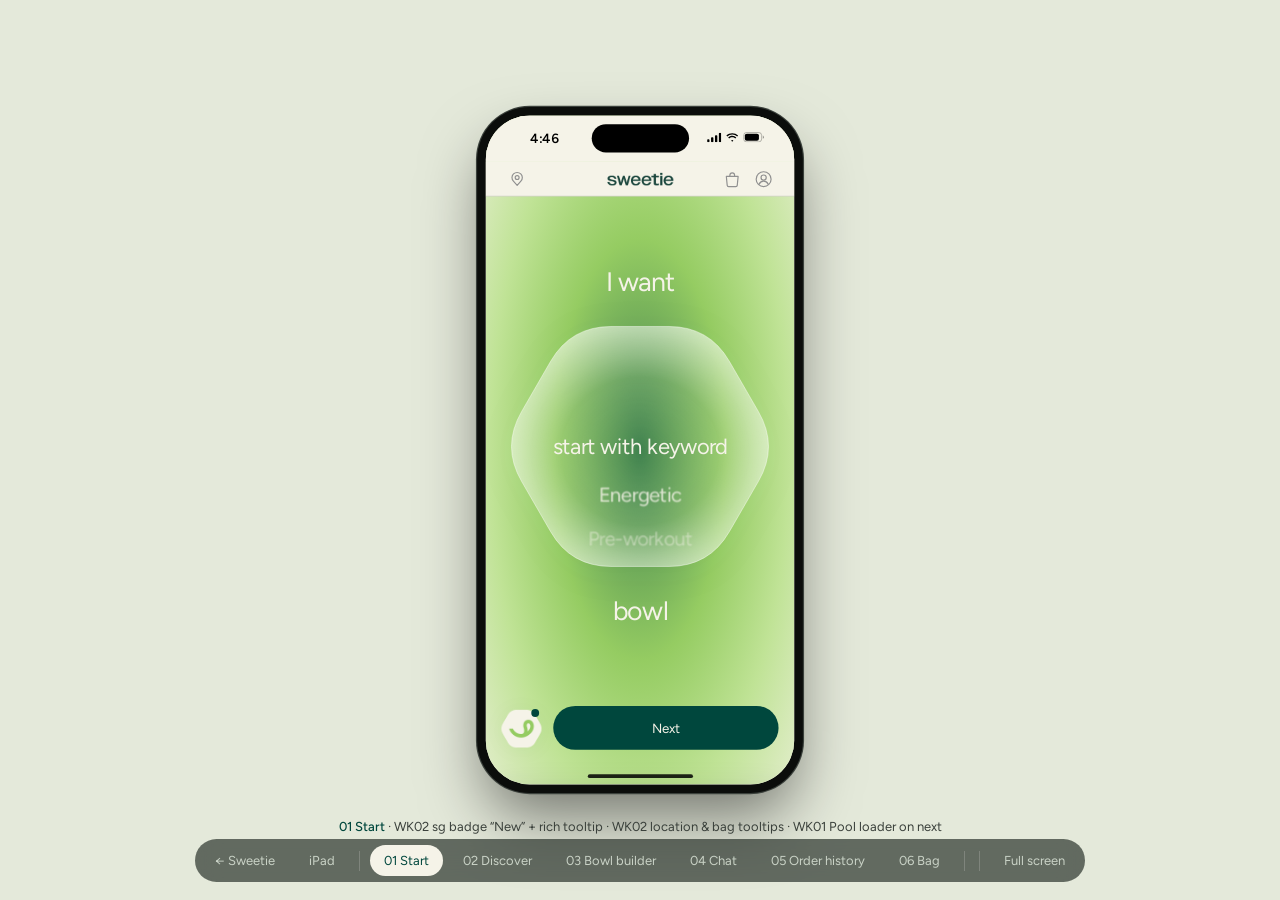
<file: app/phone.html>
<!doctype html>
<html lang="en">
<head>
<meta charset="utf-8">
<meta name="viewport" content="width=device-width, initial-scale=1, maximum-scale=1, viewport-fit=cover">
<meta name="apple-mobile-web-app-capable" content="yes">
<meta name="mobile-web-app-capable" content="yes">
<meta name="apple-mobile-web-app-status-bar-style" content="default">
<meta name="theme-color" content="#F5F3E8">
<meta name="apple-mobile-web-app-title" content="Sweetie">
<link rel="apple-touch-icon" href="assets/sweetie-mark-ink.png">
<title>Sweetie — iPhone Prototype</title>
<meta name="description" content="Sweetie (sweetgreen LLM) iPhone prototype: Start with one word, Discover, Bowl builder, Chat with ingredients and Order history, using the WK01–WK05 interactions.">
<link rel="preconnect" href="https://fonts.googleapis.com">
<link rel="preconnect" href="https://fonts.gstatic.com" crossorigin>
<link href="https://fonts.googleapis.com/css2?family=Figtree:wght@300;400;500;600;700&display=swap" rel="stylesheet">
<link rel="stylesheet" href="menu.css"><!-- WK06 menu system, shared with wk06-menus/ -->
<link rel="stylesheet" href="toolbar.css"><!-- WK07 toolbar system, shared with wk07-toolbars/ -->
<link rel="stylesheet" href="button.css"><!-- WK08 button system, shared with wk08-buttons/ -->
<style>
/* ═════════════ Sweetie tokens (Figma variables) ═════════════ */
:root{
  --green-950:#00473D; --green-800:#258928; --green-700:#41834F; --green-400:#95CC62; --green-200:#C0E396; --green-100:#DBE4CB;
  --cream-50:#F9F6E6; --cream-100:#F5F3E8; --cream-200:#EBE5DC; --white:#FFFFFF;
  --n-950:#000; --n-800:#393939; --n-600:#595959; --n-500:#909090; --n-400:#B3B3B3; --n-300:#BDBDBD;
  --carrot:#F58A1F; --mustard:#F5C33B; --mustard-soft:var(--warn-bg);
  --ease:cubic-bezier(.45,0,.2,1);
    --t-display:56px; --t-title:40px; --t-head:24px; --t-body:17px; --t-cap:13px;
  --snap:cubic-bezier(.2,.75,.25,1); /* taps: quick start, soft settle */
  --settle:1.2s; --drift:.7s; --breath:4.8s;
  --shadow-soft:var(--elev-1);
  /* ── Sweetie design tokens (one source of truth; every rule below uses these) ── */
  /* type: size · tracking */
  --t-display:56px; --tr-display:-.045em;   /* page titles, Start hero words */
  --t-title:40px;   --tr-title:-.04em;      /* bowl names, Discover / keyword words */
  --t-heading:26px; --tr-heading:-.03em;    /* card titles, key figures */
  --t-ingredient:22px; --tr-ingredient:-.03em; /* ingredient bar names */
  --t-body-l:20px;  --tr-body-l:-.02em;     /* prices, hexagon words, brand mark */
  --t-body:17px;    --tr-body:-.01em;       /* body, buttons, list labels */
  --t-body-s:15px;  --tr-body-s:-.005em;    /* secondary text, pills, chips */
  --t-cap:13px;     --tr-cap:0;             /* captions, tags, section labels (labels add .06em caps) */
  --t-micro:11px;   --tr-micro:0;           /* badges */
  /* spacing: one page margin for every screen and panel + an 8-pt scale */
  --m:40px; --s-1:4px; --s-2:8px; --s-3:12px; --s-4:16px; --s-5:24px; --s-6:32px; --s-7:40px; --s-8:64px;
  /* radius (Figma: xs 3 · sm 13 · md 20 · lg 30 · pill 40) */
  --r-xs:3px; --r-check:7px; --r-sm:13px; --r-md:20px; --r-lg:30px; --r-pill:40px;
  /* control heights */
  /* control heights — 4 tiers by role (8-pt grid, 44 = touch minimum)
     XS 24 labels you read · S 32 secondary taps in content · M 44 app chrome / navigation · L 56 content controls + primary actions */
  --h-xs:24px; --h-s:32px; --h-m:44px; --h-l:56px;
  --h-lg:var(--h-l); --h-md:var(--h-m); --h-sm:var(--h-s); --h-chip:var(--h-s); --h-tag:var(--h-xs); --h-input:var(--h-l);
  /* colour roles */
  --text:var(--n-950); --text-2:var(--n-800); --text-3:var(--n-600); --text-4:var(--n-500); --text-brand:var(--green-950);
  --surface-sage-hover:#D3DEC0; --action:var(--green-950); --action-hover:#00382F;
  --warn-bg:#FBEFC4; --warn-ink:#5A4300; --warn-icon:#8A6400; --danger:#F22021;
  /* lines */
  --line:rgba(0,0,0,.14); --line-soft:rgba(0,0,0,.08); --hair:inset 0 0 0 .5px var(--line);
  --line-strong:inset 0 0 0 1px var(--n-500); --line-selected:inset 0 0 0 1.5px var(--green-950);
  /* elevation */
  --elev-1:0 2px 12px rgba(0,40,30,.04); --elev-2:0 8px 28px rgba(0,71,61,.06); /* barely-there shadows */
  --bg-builder:linear-gradient(180deg,#E5E8D7 0%,#E7EDD7 45%,#E2EFCB 100%);
  --bg-chat:linear-gradient(180deg,#EDF5DF 0%,#E4F0D0 55%,#D7EBBE 100%); /* chat panel: clear green tint, not grey */
  --green-50:#F2F7E8;

  --glow:radial-gradient(ellipse 62% 70% at 50% 50%,#41834F 0%,#95CC62 45%,#C0E396 78%,#F5F3E8 125%);
}
*{box-sizing:border-box;margin:0;padding:0}
html,body{height:100%}
body{background:#1F2420;color:var(--n-950);font-family:Figtree,system-ui,sans-serif;-webkit-font-smoothing:antialiased;overflow:hidden;-webkit-tap-highlight-color:transparent}
button{font:inherit;color:inherit;background:none;border:0;cursor:pointer}
input{font:inherit;color:inherit}
svg{display:block}
:focus-visible{outline:2px solid var(--green-950);outline-offset:3px}
[hidden]{display:none!important}
h1,h2,h3,h4{font-weight:400}
.sr{position:absolute;width:1px;height:1px;overflow:hidden;clip:rect(0 0 0 0);white-space:nowrap}

/* ═════════════ Device stage ═════════════ */
#device{--xh:calc(var(--dh,834px) - 834px);position:absolute;left:50%;top:var(--top,50%);width:1210px;height:var(--dh,834px);transform:translate(-50%,-50%) scale(var(--s,1));transform-origin:50% 50%;background:var(--cream-100);overflow:hidden;overflow:clip;border-radius:var(--r,0);box-shadow:var(--frame,none)}
body.framed #device{--r:28px;--frame:0 0 0 12px #0B0D0B,0 0 0 13px #3A403B,0 40px 80px rgba(0,0,0,.5)}
/* stage: custom background for screen recording */
#stage-bg{position:fixed;inset:0;z-index:-1;background:#1F2420 center/cover no-repeat;transition:background-image .4s}
body.framed.win #device{--r:16px;--frame:0 30px 80px rgba(0,30,20,.28),0 6px 18px rgba(0,30,20,.12)}
.stage-pop{position:fixed;left:50%;bottom:72px;transform:translate(-50%,8px);z-index:61;width:340px;padding:18px;border-radius:20px;background:rgba(245,243,232,.97);box-shadow:0 20px 50px rgba(0,0,0,.25);color:#00473D;font:14px Figtree,system-ui,sans-serif;opacity:0;visibility:hidden;transition:opacity .25s,transform .25s,visibility .25s}
.stage-pop.open{opacity:1;visibility:visible;transform:translate(-50%,0)}
.stage-pop h5{font-size:12px;font-weight:500;letter-spacing:.06em;text-transform:uppercase;color:#595959;margin:0 0 8px}
.stage-pop .row{display:flex;gap:8px;flex-wrap:wrap;margin-bottom:16px}
.stage-pop .sw{width:52px;height:36px;border-radius:10px;background:center/cover;box-shadow:inset 0 0 0 .5px rgba(0,0,0,.2);cursor:pointer;position:relative}
.stage-pop .sw[aria-pressed=true]{box-shadow:0 0 0 2px #00473D}
.stage-pop .up{display:grid;place-items:center;background:#fff;color:#00473D;font-size:20px}
.stage-pop .seg{display:flex;gap:4px;padding:3px;border-radius:40px;background:#EBE5DC;width:max-content}
.stage-pop .seg button{padding:6px 14px;border-radius:40px;color:#00473D}
.stage-pop .seg button[aria-pressed=true]{background:#fff;box-shadow:0 1px 3px rgba(0,0,0,.1)}
.stage-pop input[type=range]{width:100%;accent-color:#00473D}
.stage-pop .sz{display:flex;justify-content:space-between;font-size:12px;color:#595959}
.stage-pop small{display:block;margin-top:10px;font-size:12px;color:#595959}
.flowbar{position:fixed;left:50%;bottom:18px;transform:translateX(-50%);display:flex;align-items:center;gap:6px;padding:6px;border-radius:var(--r-pill);background:rgba(18,28,22,.62);backdrop-filter:blur(12px);-webkit-backdrop-filter:blur(12px);color:#E8EDE4;font-size:var(--t-cap);white-space:nowrap;z-index:50;letter-spacing:var(--tr-cap)}
.flowbar button{padding:8px 14px;border-radius:var(--r-pill);color:#C9D2C6;transition:background 0.36s var(--snap),color 0.36s var(--snap)}
.flowbar button:hover{color:#fff}
.flowbar button[aria-current=true]{background:#F5F3E8;color:var(--green-950)}
.flowbar .dev-seg{display:flex;gap:2px;padding:2px;border-radius:var(--r-pill);background:rgba(255,255,255,.08)}
.flowbar .dev-seg button{padding:6px 12px}
.flowbar .dev-seg button[aria-pressed=true]{background:rgba(245,243,232,.92);color:var(--green-950)}
.flowbar .home{padding:8px 14px;border-radius:var(--r-pill);color:#C9D2C6;text-decoration:none;transition:background .4s var(--ease),color .4s var(--ease)}
.flowbar .home:hover{color:#fff;background:rgba(255,255,255,.1)}
.flowbar .sep{width:1px;height:20px;background:rgba(255,255,255,.18);margin:0 4px}
.notes{position:fixed;left:50%;bottom:66px;transform:translateX(-50%);font-size:var(--t-cap);color:#E8EDE4;text-shadow:0 1px 6px rgba(0,0,0,.35);white-space:nowrap;z-index:50;letter-spacing:var(--tr-cap)}
.notes b{font-weight:500;color:#DCE6D6}
body:not(.framed) .flowbar,body:not(.framed) .notes{display:none}
body.rec .flowbar,body.rec .notes,body.rec .fs-bar{display:none!important}
.rec-hint{position:fixed;left:50%;bottom:22px;transform:translateX(-50%);z-index:70;padding:8px 14px;border-radius:40px;background:rgba(0,0,0,.6);color:#fff;font:13px Figtree,system-ui,sans-serif;opacity:0;pointer-events:none;transition:opacity .4s}
.rec-hint.show{opacity:1}
.fs-bar{position:fixed;left:50%;top:max(14px,env(safe-area-inset-top));transform:translateX(-50%);z-index:60;display:none;gap:4px;padding:4px;border-radius:var(--r-pill);background:rgba(245,243,232,.94);box-shadow:0 0 0 1px #BDBDBD,0 4px 14px rgba(0,0,0,.12);backdrop-filter:blur(8px);-webkit-backdrop-filter:blur(8px)}
.fs-bar a,.fs-bar button{padding:8px 14px;border-radius:var(--r-pill);font-size:var(--t-cap);color:#00473D;text-decoration:none;white-space:nowrap;transition:background .3s;letter-spacing:var(--tr-cap)}
.fs-bar a:hover,.fs-bar button:hover{background:#DBE4CB}
body.full .fs-bar{display:flex}
body.embed .fs-bar{display:none!important}
body.forced #fs-exit{display:none}
/* on a real iPad the prototype behaves like the app: no prototype chrome, no zoom / bounce / long-press callouts */
body.tablet .fs-bar,body.tablet .flowbar,body.tablet .notes{display:none!important}
body.tablet{overscroll-behavior:none;-webkit-touch-callout:none;-webkit-user-select:none;user-select:none;touch-action:manipulation;-webkit-tap-highlight-color:transparent}
body.tablet input,body.tablet textarea{-webkit-user-select:text;user-select:text}

/* ═════════════ Nav bar (75) ═════════════ */
.nav{position:absolute;left:0;top:0;right:0;height:75px;z-index:20;display:flex;align-items:center;justify-content:space-between;padding:0 var(--m);background:var(--cream-100);border-bottom:.5px solid var(--line)}
.nav-l,.nav-r{display:flex;align-items:center;gap:24px}
.logo{display:block;padding:4px 0;line-height:0}
.logo img{display:block;width:90px;height:auto}
.circ{width:var(--h-md);height:var(--h-md);border-radius:50%;display:grid;place-items:center;box-shadow:var(--hair);color:var(--n-500);transition:background 0.45s var(--snap),color 0.45s var(--snap)}
.circ:hover{background:var(--cream-200);color:var(--green-950)}
.circ svg{width:20px;height:20px;fill:none;stroke:currentColor;stroke-width:1.5;stroke-linecap:round;stroke-linejoin:round}
.pill{height:var(--h-md);padding:0 22px;border-radius:var(--r-pill);display:inline-flex;align-items:center;gap:14px;box-shadow:var(--hair);font-size:var(--t-body-s);white-space:nowrap;transition:background .5s var(--ease);letter-spacing:var(--tr-body-s)}
.loc-btn{width:220px;justify-content:center}
.loc-btn:hover{background:var(--cream-200)}
.loc-btn svg{flex:none;width:20px;height:20px}
.icon{width:40px;height:40px;display:grid;place-items:center;color:var(--n-500);position:relative;transition:color 0.45s var(--snap)}
.icon:hover{color:var(--green-950)}
.icon svg{width:24px;height:24px}
.order-btn{height:45px;width:219px;border-radius:var(--r-pill);background:var(--green-950);color:var(--cream-100);font-size:var(--t-body);letter-spacing:var(--tr-body);transition:transform 0.27s var(--snap),background 0.36s var(--snap)}
.order-btn:hover{background:var(--action-hover)}
.order-btn:active{transform:scale(.98)}
.status{width:auto;justify-content:center;background:var(--green-100);color:var(--green-950);position:relative;overflow:hidden}
.status .sfill{position:absolute;left:0;top:0;bottom:0;width:calc(var(--sp,0)*(100% + 48px));background:linear-gradient(90deg,rgba(149,204,98,.10),rgba(149,204,98,.5));
  -webkit-mask-image:linear-gradient(90deg,#000 0,#000 calc(100% - 48px),transparent);mask-image:linear-gradient(90deg,#000 0,#000 calc(100% - 48px),transparent);transition:width 1s linear} /* the leading edge fades out over 48 px: no hard line */
.status span,.status svg{position:relative}
.status svg{width:20px;height:22px;color:var(--n-400)}
/* which nav items each screen shows */
.nav [data-on]{display:none}
.nav .circ{--d:grid}.nav .icon{--d:grid}.nav .tiphost{--d:inline-flex}.nav .pill{--d:inline-flex}.nav .logo,.nav .order-btn{--d:block}
#app[data-screen=start] .nav [data-on~=start],#app[data-screen=discover] .nav [data-on~=discover],#app[data-screen=builder] .nav [data-on~=builder],
#app[data-screen=chat] .nav [data-on~=chat],#app[data-screen=orders] .nav [data-on~=orders],#app[data-screen=bag] .nav [data-on~=bag],#app[data-screen=done] .nav [data-on~=done],#app.picking .nav .status{display:var(--d,flex)}

/* ═════════════ WK02 · badges & tooltips (Serene) ═════════════ */
.b{position:absolute;pointer-events:none;opacity:0;transform:scale(.6);filter:blur(2px);transition:opacity var(--drift) var(--ease),transform var(--drift) var(--ease),filter var(--drift) var(--ease)}
.b.on{opacity:1;transform:none;filter:none}
.bag-b{right:2px;top:2px;min-width:16px;height:16px;padding:0 4px;border-radius:var(--r-pill);background:var(--green-950);color:var(--cream-100);font-size:var(--t-micro);font-weight:600;line-height:16px;text-align:center;font-variant-numeric:tabular-nums;letter-spacing:var(--tr-micro)}
.bag-b.dot{min-width:9px;width:9px;height:9px;padding:0;right:6px;top:6px;background:var(--green-400);box-shadow:0 0 0 2px var(--cream-100)}
.tiphost{position:relative;display:inline-flex}
.tip{position:absolute;z-index:30;opacity:0;visibility:hidden;filter:blur(3px);pointer-events:none;text-align:left;width:max-content;max-width:280px;transition:opacity var(--drift) var(--ease),transform var(--drift) var(--ease),filter var(--drift) var(--ease),visibility var(--drift)}
.tip.down{left:50%;top:calc(100% + 12px);transform:translate(-50%,-8px)}
.tip.up{left:50%;bottom:calc(100% + 12px);transform:translate(-50%,8px)}
.tip.down.right{left:auto;right:-8px;transform:translate(0,-8px)}
.tip.up.left{left:0;transform:translate(0,8px)}
.tip.up.rightish{left:auto;right:0;transform:translate(0,8px)}
.tip.rich{pointer-events:auto}
.tip.down::before{content:"";position:absolute;left:0;right:0;bottom:100%;height:16px}
.tip.up::before{content:"";position:absolute;left:0;right:0;top:100%;height:16px}
.tiphost.show .tip{opacity:1;visibility:visible;filter:none;transition-delay:.12s}
.tiphost.show .tip.down{transform:translate(-50%,0)}.tiphost.show .tip.up{transform:translate(-50%,0)}
.tiphost.show .tip.down.right,.tiphost.show .tip.up.left,.tiphost.show .tip.up.rightish{transform:none}
.plain{background:var(--cream-100);box-shadow:var(--hair);border-radius:var(--r-pill);padding:8px 16px;font-size:var(--t-cap);color:var(--n-800);white-space:nowrap;letter-spacing:var(--tr-cap)}
.rich{background:var(--cream-100);box-shadow:var(--hair),var(--shadow-soft);border-radius:var(--r-md);padding:18px 20px;width:250px}
.rich h4{font-weight:500;font-size:var(--t-body);letter-spacing:var(--tr-body)}
.rich p{margin-top:6px;font-size:var(--t-cap);line-height:1.4;color:var(--n-600);letter-spacing:var(--tr-cap)}
.rich .act{margin-top:12px;display:inline-block;box-shadow:var(--hair);border-radius:var(--r-pill);padding:8px 16px;background:var(--green-100);color:var(--green-950);font-size:var(--t-cap);font-weight:500;transition:background var(--drift) var(--ease);letter-spacing:var(--tr-cap)}
.rich .act:hover{background:var(--surface-sage-hover)}
.tip.mustard.plain{background:var(--mustard);box-shadow:none;border-radius:var(--r-md);padding:6px 12px}
.tip.ink.plain{background:var(--green-950);color:var(--cream-100);box-shadow:none}

/* ═════════════ Screens ═════════════ */
.screen{position:absolute;inset:0;overflow:hidden;overflow:clip;opacity:0;visibility:hidden;filter:blur(6px);transition:opacity .8s var(--ease),filter .8s var(--ease),visibility .8s}
.screen.on{opacity:1;visibility:visible;filter:none}
.toast{position:absolute;left:50%;bottom:28px;z-index:40;transform:translate(-50%,16px);background:var(--green-950);color:var(--cream-100);font-size:var(--t-body-s);padding:11px 18px;border-radius:var(--r-pill);opacity:0;pointer-events:none;transition:all var(--drift) var(--ease);letter-spacing:var(--tr-body-s)}
.toast.show{opacity:1;transform:translate(-50%,0)}

/* Brand badge (sg) + expand toggle — shared bottom cluster */
.sg{position:absolute;width:60px;height:60px;display:grid;place-items:center;z-index:5}
.sg .mark{position:absolute;left:0;top:2px;width:60px;height:56px;filter:drop-shadow(var(--elev-1));transition:transform .6s var(--ease)}
.sg:hover .mark{transform:scale(1.05)}
/* Start + Discover Sweetie mark buttons: 15% smaller (60 → 51) */
.sg:has(.mark){width:51px;height:51px}
.sg:has(.mark) .mark{top:1.5px;width:51px;height:48px}
.sg:has(.mark) .new{right:3px;top:1px;width:10px;height:10px}
.sg svg.hexb{position:absolute;inset:0;width:100%;height:100%;filter:drop-shadow(var(--elev-1));transition:transform .6s var(--ease)}
.sg:hover svg.hexb{transform:scale(1.05)}
.sg>span:not(.b){position:relative;font-size:var(--t-body-l);font-weight:600;letter-spacing:var(--tr-body-l)}
.sg.cream path{fill:var(--cream-100);stroke:var(--n-300)}
.sg.cream span{color:var(--green-950)}
.sg.ink path{fill:var(--green-950);stroke:var(--n-300)}
.sg.ink span{color:var(--cream-100)}
.sg .new{right:4px;top:2px;width:12px;height:12px;padding:0;border-radius:50%;background:var(--green-950);box-shadow:none}
.expand{position:absolute;width:var(--h-lg);height:var(--h-lg);border-radius:50%;display:grid;place-items:center;background:var(--cream-100);color:var(--n-800);box-shadow:var(--hair),var(--elev-1);z-index:6;transition:background .3s var(--snap),color .3s var(--snap),transform .25s var(--snap)}
.expand:hover{background:var(--cream-200);color:var(--green-950)}
.expand:active{transform:scale(.95)}
.expand svg{width:24px;height:24px}
.expand[aria-pressed=true]{background:var(--green-950);color:var(--cream-100)}
.expand[aria-pressed=true] g path{fill:var(--green-950)}

/* ═════════════ 01 · START WITH ONE WORD ═════════════ */
#s-start{background:var(--glow)}
.glass{position:absolute;left:288px;top:153px;width:633px;height:593px}
.glass .pane{display:none}
.glass svg.rim{position:absolute;inset:0;width:100%;height:100%;overflow:visible;filter:drop-shadow(var(--elev-2))}
.glass svg.rim path{fill:url(#glassfill);stroke:rgba(255,255,255,.55);stroke-width:1}
.word-side{position:absolute;top:407px;font-size:var(--t-display);font-weight:400;letter-spacing:var(--tr-display);color:var(--cream-100);line-height:72px;transition:opacity .8s var(--ease),filter .8s var(--ease)}
.word-side.l{left:106px}.word-side.r{left:950px}
.picker{position:absolute;left:368px;top:412px;width:483px;transition:opacity .8s var(--ease),filter .8s var(--ease)}
.entry{position:relative;height:72px;display:flex;align-items:center;gap:20px}
.entry .bar{width:5px;height:65px;border-radius:var(--r-xs);background:var(--cream-100);animation:blink 1.1s steps(1) infinite}
.entry:focus-within .bar{animation-duration:.9s}
@keyframes blink{50%{opacity:0}}
.entry input{flex:1;min-width:0;height:72px;border:0;background:transparent;outline:none;font-size:var(--t-display);font-weight:400;letter-spacing:var(--tr-display);color:var(--cream-100);caret-color:transparent}
.entry input::placeholder{color:var(--cream-100);opacity:1}
/* keyword carousel: no clipping box — each word fades, blurs and scales by its distance from the first slot */
.sugs{position:relative;height:239px;margin-top:20px;touch-action:none;cursor:grab}
.sugs.dragging{cursor:grabbing}
.sugs ul{list-style:none;position:absolute;inset:0}
.sugs li{position:absolute;left:0;right:0;top:0;height:80px;will-change:transform,opacity,filter}
.sugs li button{display:block;width:100%;height:80px;text-align:center;font-size:var(--t-title);font-weight:400;letter-spacing:var(--tr-title);color:var(--cream-100);transition:color .3s var(--snap)}
.sugs li button:hover{color:#fff}
#s-start .next{position:absolute;right:var(--m);bottom:var(--m);width:180px;transition:transform 0.27s var(--snap),opacity 0.54s var(--snap);letter-spacing:var(--tr-body)}
/* Pool loader (WK01) inside the glass */
.pool{position:absolute;left:50%;top:50%;width:196px;height:196px;margin:-120px 0 0 -98px;opacity:0;visibility:hidden;transition:opacity .8s var(--ease),visibility .8s}
.pool svg{position:absolute;left:50%;top:50%;overflow:visible;transform:translate(-50%,-50%);filter:drop-shadow(var(--elev-2));transition:transform .9s var(--ease),opacity .9s var(--ease),filter .9s var(--ease)}
.pool path{fill:url(#morph-glow);stroke:rgba(255,255,255,.55);stroke-width:.6;vector-effect:non-scaling-stroke}
.pool path.sage{fill:#DBE4CB;opacity:0;transition:opacity .9s var(--ease)}
.pool.done path.sage{opacity:0} /* done keeps the Glow gradient */
.pool .lbl{position:absolute;left:50%;top:222px;transform:translateX(-50%);font-size:var(--t-body);letter-spacing:var(--tr-body);color:var(--white);white-space:nowrap;transition:opacity .35s var(--ease),filter .35s var(--ease),transform .35s var(--ease)}
.pool .lbl.out{opacity:0;filter:blur(3px);transform:translate(-50%,4px)}
.loading .pool{opacity:1;visibility:visible}
.loading .pool.done svg{filter:drop-shadow(0 0 4px rgba(255,255,255,.22))}
@keyframes ripple{0%,100%{transform:translate(-50%,-50%) scale(.94);opacity:.75}50%{transform:translate(-50%,-50%) scale(1.04);opacity:1}}
/* while the loader runs, only the green gradient and the loader stay on screen */
#s-start>*:not(.pool),#s-discover>*:not(.pool){transition:opacity .8s var(--ease),filter .8s var(--ease)}
#s-start.loading>*:not(.pool),#s-discover.loading>*:not(.pool){opacity:0 !important;filter:blur(8px) !important;pointer-events:none}

/* ═════════════ 02 · DISCOVER ═════════════ */
#s-discover{background:var(--glow);overflow:hidden;overflow:clip;touch-action:none;cursor:grab}
#s-discover.grabbing{cursor:grabbing}
.field{position:absolute;left:0;top:0;width:0;height:0}
.khex{position:absolute;width:256px;height:256px;margin:-128px 0 0 -128px;display:grid;place-items:center;transition:transform 0.63s var(--snap),opacity 0.54s var(--snap),filter 0.45s var(--snap)}
.khex svg{position:absolute;left:8px;top:18px;width:240px;height:220px;filter:drop-shadow(var(--elev-2));transition:transform .7s var(--ease)}
.khex svg path{fill:var(--cream-100);transition:fill .7s var(--ease)}
.khex span{position:relative;font-size:var(--t-body-l);letter-spacing:var(--tr-body-l);color:var(--green-950);transition:color .7s var(--ease)}
.khex:hover svg{transform:scale(1.04)}
.khex:focus,.khex:focus-visible{outline:none}
.khex:focus-visible svg path{stroke:var(--green-950);stroke-width:3}
.khex.sel svg path{fill:var(--green-950)}
.khex.sel span{color:var(--cream-100)}
.khex.sel svg{transform:scale(1.08)}
#s-discover.picking .khex:not(.sel){opacity:.25 !important;filter:blur(6px) !important}
.disc-title{position:absolute;left:455px;top:389px;width:300px;text-align:center;font-size:var(--t-title);line-height:44px;letter-spacing:var(--tr-title);color:var(--cream-100);pointer-events:none;transition:opacity .6s var(--ease)}
#s-discover.picking .disc-title{opacity:0}
#s-discover .exp-host{position:absolute;right:var(--m);bottom:var(--m)}
#s-discover .expand{position:relative}

/* ═════════════ 03 · BOWL BUILDER ═════════════ */
#s-builder .left{position:absolute;left:0;top:75px;width:690px;bottom:0;background:var(--bg-builder);border-right:.5px solid var(--line)}
.b-title{position:absolute;left:var(--m);top:var(--m);width:320px;font-size:var(--t-title);font-weight:400;line-height:1.1;letter-spacing:var(--tr-title);color:var(--text-brand)}
#order.bump{animation:bump .5s var(--ease)}@keyframes bump{40%{transform:scale(1.04)}}
.b-meta{position:absolute;left:var(--m);top:auto;font-size:var(--t-body-s);color:var(--n-500);letter-spacing:var(--tr-body-s);font-variant-numeric:tabular-nums}
.b-desc{position:absolute;left:376px;top:calc(var(--m) + 6px);width:274px;font-size:var(--t-body-s);line-height:19px;color:var(--n-800);letter-spacing:var(--tr-body-s)}
.photo{position:absolute;left:150px;top:203px;width:420px;height:410px}
.photo img{position:absolute;inset:0;width:100%;height:100%;object-fit:contain;transition:opacity .8s var(--ease),filter .8s var(--ease)}
.tag{position:absolute;z-index:2;transform:translate(-50%,-50%);transition:opacity var(--drift) var(--ease),filter var(--drift) var(--ease),transform var(--drift) var(--ease)}
.tag.off{opacity:0;filter:blur(4px);transform:translate(-50%,-50%) scale(.8);pointer-events:none}
.tag>button{height:var(--h-tag);padding:0 16px;border-radius:var(--r-pill);background:var(--c);color:var(--ink);font-size:var(--t-cap);white-space:nowrap;box-shadow:var(--elev-1);transition:transform .4s var(--ease);letter-spacing:var(--tr-cap)}
.tag>button:hover{transform:scale(1.05)}
.tag>button{position:relative}.tag>button::after{content:"";position:absolute;left:50%;top:50%;width:max(100%,44px);height:44px;transform:translate(-50%,-50%)} /* 44 pt tap target */
.tag .tb{right:-8px;top:-9px;min-width:20px;height:18px;padding:0 6px;border-radius:var(--r-pill);background:var(--green-100);color:var(--green-950);font-size:var(--t-micro);font-weight:600;line-height:18px;text-align:center;box-shadow:var(--hair);letter-spacing:var(--tr-micro)}
.tag .tip{font-size:var(--t-cap);letter-spacing:var(--tr-cap)}
.prompt{position:relative;height:var(--h-input);border-radius:var(--r-md);background:var(--cream-100);box-shadow:var(--hair),var(--elev-1);display:flex;align-items:center;padding:0 10px 0 22px;gap:10px;transition:box-shadow .3s var(--snap)}
.prompt:focus-within{box-shadow:inset 0 0 0 1px rgba(0,71,61,.28),var(--elev-1)}
/* composer: two layers — a light Glow outer frame with a context strip, and the white input inside */
.composer{--pad:5px;border-radius:calc(var(--r-md) + var(--pad));padding:0 var(--pad) var(--pad);
  background:radial-gradient(120% 160% at 0% 0%,rgba(190,212,160,.94) 0%,rgba(204,221,182,.92) 50%,rgba(218,229,200,.94) 100%); /* ~10% deeper, green all the way across */
  box-shadow:var(--hair),var(--elev-1)}
.cmp-top{position:relative;display:flex;align-items:center;gap:8px;min-height:38px;padding:0 12px 0 14px}
.cmp-ic{flex:none;width:16px;height:16px;fill:none;stroke:var(--green-700);stroke-width:1.3;stroke-linejoin:round}
.cmp-label{font-size:var(--t-cap);letter-spacing:var(--tr-cap);color:var(--green-950);transition:opacity .4s var(--snap)}
.cmp-hint{margin-left:auto;font-size:var(--t-cap);letter-spacing:var(--tr-cap);color:var(--text-3);transition:opacity .4s var(--snap)}
.cmp-top:has(.reply.show) .cmp-label,.cmp-top:has(.reply.show) .cmp-hint{opacity:0}
#b-cmp{position:absolute;left:var(--m);right:var(--m);bottom:calc(var(--m) - 5px)} /* the input itself (not its frame) sits on the 40 px line, level with Add to bag */
.prompt input{flex:1;min-width:0;height:100%;border:0;background:transparent;outline:none;font-size:var(--t-body);letter-spacing:var(--tr-body);caret-color:var(--green-700)}
.prompt input::placeholder{color:var(--text-4)}
.send{flex:none;width:var(--h-md);height:var(--h-md);border-radius:50%;background:var(--green-950);display:grid;place-items:center;color:var(--cream-100);transition:transform 0.27s var(--snap),opacity 0.27s}
.send svg{width:24px;height:24px;fill:none;stroke:currentColor;stroke-width:1.6;stroke-linecap:round;stroke-linejoin:round}
.send:active{transform:scale(.94)}
.reply{position:absolute;left:38px;right:12px;top:50%;margin-top:-9px;line-height:18px;white-space:nowrap;overflow:hidden;text-overflow:ellipsis;font-size:var(--t-cap);color:var(--green-950);opacity:0;transform:translateY(4px);transition:opacity .6s var(--ease),transform .6s var(--ease);letter-spacing:var(--tr-cap)}
.reply.show{opacity:1;transform:none}
.reply:not(.show){pointer-events:none}
#s-builder .right{position:absolute;left:690px;right:0;top:75px;bottom:0;overflow-y:auto;overflow-x:hidden;padding:var(--m) var(--m) 136px;scrollbar-width:thin;scrollbar-color:var(--n-300) transparent}
#s-builder .b-foot{position:absolute;left:691px;right:0;bottom:0;padding:var(--s-6) var(--m) var(--m);background:linear-gradient(rgba(245,243,232,0),var(--cream-100) 36%);z-index:3}
#s-builder .b-foot .bt{width:100%}
#s-builder .right::-webkit-scrollbar{width:5px}#s-builder .right::-webkit-scrollbar-thumb{background:var(--n-300);border-radius:var(--r-xs)}
.grp+.grp{margin-top:var(--s-6)}
.grp-head{display:flex;justify-content:space-between;padding:0 0 var(--s-3);font-size:var(--t-cap);letter-spacing:.06em;text-transform:uppercase;color:var(--n-600);font-variant-numeric:tabular-nums}
.rows{display:flex;flex-direction:column}
.irow{display:flex;align-items:center;gap:var(--s-3);height:68px;padding-bottom:var(--s-3);transition:height .45s var(--ease),padding .45s var(--ease),opacity .4s var(--ease),transform .4s var(--ease)}
.irow.out{height:0;padding-bottom:0;opacity:0;transform:translateX(-12px)}
.irow.enter{height:0;padding-bottom:0;opacity:0}
.irow.flash .sbar::after{box-shadow:inset 0 0 0 2px var(--green-950)}
.x{flex:none;width:var(--h-sm);height:var(--h-sm);border-radius:50%;display:grid;place-items:center;color:var(--n-400);box-shadow:var(--hair);transition:color 0.27s,box-shadow 0.27s}
.x:hover{color:var(--green-950)}
.x svg{width:16px;height:16px;stroke:currentColor;stroke-width:1.4;fill:none;stroke-linecap:round}
.irow.will-remove .x{color:var(--danger);box-shadow:inset 0 0 0 1px var(--danger)}
.add{display:flex;align-items:center;width:calc(100% - 44px);height:var(--h-l);padding:0 15px;border-radius:var(--r-pill);background:var(--cream-200);box-shadow:var(--hair);font-size:var(--t-body);color:var(--n-400);text-align:left;transition:color 0.27s;letter-spacing:var(--tr-body)}
.add:hover,.add[aria-expanded=true]{color:var(--green-950)}
.tray{display:grid;grid-template-rows:0fr;transition:grid-template-rows .4s cubic-bezier(.2,0,0,1)}
.tray>div{min-height:0;overflow:hidden;display:flex;flex-wrap:wrap;gap:var(--s-2);padding:0 2px;transition:padding .4s cubic-bezier(.2,0,0,1);width:calc(100% - 44px)}
.add[aria-expanded=true]+.tray{grid-template-rows:1fr}
.add[aria-expanded=true]+.tray>div{padding:12px 2px 4px}
.chip{height:var(--h-chip);padding:0 14px 0 10px;border-radius:var(--r-pill);display:inline-flex;align-items:center;gap:8px;background:var(--white);box-shadow:var(--hair);font-size:var(--t-cap);transition:background 0.27s;letter-spacing:var(--tr-cap)}
.chip:hover{background:var(--green-100)}
.chip i{width:12px;height:12px;border-radius:50%;background:var(--c);box-shadow:var(--hair)}
.full-note{font-size:var(--t-cap);color:var(--n-500);padding:4px 11px 0;letter-spacing:var(--tr-cap)}
/* WK04 Serene ingredient bar */
[role=slider]{touch-action:pan-y;user-select:none;-webkit-user-select:none}
.sbar{position:relative;flex:1;min-width:0;height:var(--h-l);border-radius:var(--r-pill);background:var(--cream-200);cursor:ew-resize}
.sbar::after{content:"";position:absolute;inset:0;border-radius:var(--r-pill);box-shadow:var(--hair);pointer-events:none;z-index:2;transition:box-shadow .4s var(--ease)}
.sbar .fill{position:absolute;top:0;bottom:0;left:0;width:calc(var(--p)*100%);border-radius:var(--r-pill);background:var(--c);box-shadow:var(--hair);transition:width .6s var(--ease),opacity .5s var(--ease)}
.sbar.is-zero .fill{opacity:0}
.sbar.is-drag .fill{transition:width .08s linear}
.sbar .name{position:absolute;left:15px;top:50%;transform:translateY(-50%);font-size:var(--t-ingredient);letter-spacing:var(--tr-ingredient);color:var(--ink);white-space:nowrap;pointer-events:none;z-index:1;transition:color .6s var(--ease)}
.sbar.is-zero .name{color:var(--n-600)}
.sbar .portion{position:absolute;right:18px;top:50%;transform:translateY(-50%);font-size:var(--t-cap);color:var(--n-600);white-space:nowrap;pointer-events:none;z-index:1;transition:opacity .3s var(--ease);letter-spacing:var(--tr-cap)}
.sbar.p-in .portion{right:auto;left:calc(var(--p)*100% - 18px);transform:translate(-100%,-50%);color:var(--ink);opacity:.8;transition:left .6s var(--ease),opacity .3s}
.sbar.p-hide .portion,.sbar.is-drag .portion{opacity:0}
.sbar .stop{position:absolute;top:50%;width:5px;height:5px;margin:-2.5px 0 0 -2.5px;border-radius:50%;background:var(--n-500);opacity:0;z-index:1;transition:opacity .4s var(--ease);pointer-events:none}
.sbar .stop.on{background:var(--ink)}
.sbar .stop[data-i="0"]{display:none}
.sbar.is-drag .stop,.sbar:focus-visible .stop{opacity:.55}
.sbar .bubble{position:absolute;bottom:calc(100% + 8px);left:calc(var(--p)*100%);transform:translate(calc(var(--p)*-100%),6px);padding:7px 13px;border-radius:var(--r-pill);background:var(--green-950);color:var(--cream-100);font-size:var(--t-body-s);font-weight:500;white-space:nowrap;opacity:0;pointer-events:none;z-index:4;transition:opacity .3s var(--ease),transform .3s var(--ease),left .6s var(--ease);letter-spacing:var(--tr-body-s)}
.sbar.is-drag .bubble{transition:opacity .3s var(--ease),transform .3s var(--ease),left .08s linear}
.sbar.is-drag .bubble,.sbar:focus-visible .bubble{opacity:1;transform:translate(calc(var(--p)*-100%),0)}
.sbar .bubble i{font-style:normal;font-weight:400;opacity:.7}
.sbar:focus-visible{outline-offset:4px}

/* Order loader — the same WK01 Pool loader on the green gradient */
.veil{position:absolute;inset:0;z-index:19;background:var(--glow);opacity:0;visibility:hidden;transition:opacity .8s var(--ease),visibility .8s}
.veil.show{opacity:1;visibility:visible}

/* ═════════════ 04 · CHAT WITH INGREDIENTS ═════════════ */
#s-chat{overflow:hidden;overflow:clip;background:radial-gradient(70% 60% at 30% 45%,#F3F8EA 0%,rgba(243,248,234,0) 70%),linear-gradient(180deg,#EEF4E3 0%,#E6F0D6 100%)} /* canvas: soft green tint, not white */
.produce{position:absolute;inset:0;transition:transform .9s var(--ease)}
.prod{position:absolute;transition:left 1.1s var(--ease),top 1.1s var(--ease),width 1.1s var(--ease),height 1.1s var(--ease),filter 1s var(--ease),opacity 1s var(--ease)}
.prod .float{position:absolute;inset:0;filter:blur(var(--dof,0px));transition:filter .6s var(--ease);animation:float var(--fd,12s) ease-in-out infinite alternate;animation-delay:var(--fdl,0s)}
.prod img{width:100%;height:100%;object-fit:contain;display:block;pointer-events:none;-webkit-user-drag:none;filter:drop-shadow(0 18px 22px rgba(46,66,30,.16)) drop-shadow(0 3px 5px rgba(46,66,30,.10))} /* one key light for every cutout (photos graded to one exposure — see assets/originals) */
@keyframes float{from{transform:translate(0,0) rotate(0)}to{transform:translate(var(--fx,6px),var(--fy,-10px)) rotate(var(--fr,2deg))}}
.prod.soft{filter:blur(16px);opacity:.95}
.prod.tap{cursor:pointer}
.prod .float img{transform:rotate(var(--rot,0deg))}
.prod.tap:hover .float img{transform:rotate(var(--rot,0deg)) scale(1.03)}
.prod .float img{transition:transform .8s var(--ease)}
.prod .ptip{position:absolute;left:50%;top:-14px;transform:translate(-50%,-100%)}
.prod .ask{position:absolute;left:50%;top:50%;transform:translate(-50%,-50%) translateY(6px);padding:7px 14px;border-radius:var(--r-pill);background:rgba(245,243,232,.92);box-shadow:var(--hair),var(--elev-1);color:var(--green-950);font-size:var(--t-cap);white-space:nowrap;pointer-events:none;opacity:0;filter:blur(3px);transition:opacity .35s var(--snap),transform .35s var(--snap),filter .35s var(--snap);letter-spacing:var(--tr-cap)}
.prod.tap:hover .ask,.prod.tap:focus-visible .ask{opacity:1;filter:none;transform:translate(-50%,-50%)}
#s-chat.talking .prod .ask{opacity:0}
#s-chat.talking .prod:not(.focus){filter:blur(18px);opacity:.75}
#s-chat.talking .prod.focus{filter:none;opacity:1}
#s-chat.talking .prod.focus{--rot:0deg!important} /* the one you talk to straightens up */
#s-chat.talking .prod,#s-chat.filtered .prod{--dof:0px!important}
.prod.gone{opacity:0!important;pointer-events:none}
.chat-head{position:absolute;left:0;right:0;top:396px;text-align:center;pointer-events:none;transition:opacity .8s var(--ease),filter .8s var(--ease),transform .8s var(--ease)}
.chat-head small{display:block;font-size:var(--t-body);color:var(--n-800);letter-spacing:var(--tr-body)}
.chat-head h2{margin-top:4px;font-size:var(--t-display);font-weight:400;letter-spacing:var(--tr-display);color:var(--text-brand)}
#s-chat.talking .chat-head{opacity:0;filter:blur(8px);transform:translateX(-160px)}
#s-chat .exp-host{position:absolute;left:605px;bottom:40px;transform:translateX(-50%);z-index:6;transition:left 1s var(--ease)}
.prod.dim{opacity:.18;filter:blur(3px) saturate(.6);pointer-events:none}
#s-chat .chat-head{transition:opacity .5s var(--ease),transform 1s var(--ease)}
#s-chat.filtered .chat-head{opacity:0;pointer-events:none}
.tb .btg.in-tb{height:44px;padding:0;background:transparent}
.tb .btg.in-tb .bt{height:44px;padding:0 16px;font-size:17px;line-height:22px;color:rgba(0,71,61,.78)}
.tb .btg.in-tb .bt[aria-checked=true]{color:var(--green-950)}
#s-chat.talking .exp-host{left:345px}
#s-chat.moving .produce{cursor:grab}#s-chat.moving .produce:active{cursor:grabbing}#s-chat.moving .prod.tap{cursor:pointer}
.panel{position:absolute;left:690px;top:75px;right:-2px;bottom:0;background:var(--bg-chat);border-left:.5px solid var(--line);transform:translateX(100%);transition:transform 1s var(--ease);display:flex;flex-direction:column;padding:var(--m) var(--m) var(--m)}
#s-chat.talking .panel{transform:none}
.p-head{display:flex;justify-content:space-between;align-items:center;height:29px;flex:none}
.p-head .who{display:flex;align-items:center;gap:10px;font-size:var(--t-cap);color:var(--n-600);letter-spacing:var(--tr-cap)}
.p-head .who svg{width:20px;height:20px;fill:none;stroke:var(--n-500);stroke-width:1.3;stroke-linecap:round}
.close{width:var(--h-sm);height:var(--h-sm);border-radius:50%;background:var(--green-950);display:grid;place-items:center;color:var(--cream-100)}
.close svg{width:20px;height:20px;stroke:currentColor;stroke-width:1.6;fill:none;stroke-linecap:round}
.msgs{flex:1;min-height:0;overflow-y:auto;margin-top:var(--s-5);padding:var(--s-1) 0 var(--s-3);display:flex;flex-direction:column;gap:20px;scrollbar-width:none}
.msgs::-webkit-scrollbar{display:none}
.m{opacity:0;filter:blur(4px);transform:translateY(8px);transition:opacity var(--drift) var(--ease),filter var(--drift) var(--ease),transform var(--drift) var(--ease)}
.m.in{opacity:1;filter:none;transform:none}
.m.user{align-self:flex-end;max-width:360px;padding:10px 19px;border-radius:var(--r-pill);background:var(--green-50);box-shadow:var(--hair);font-size:var(--t-body);letter-spacing:var(--tr-body)}
.m.ing{max-width:392px}
.m.ing small{display:block;font-size:var(--t-cap);color:var(--n-600);margin-bottom:12px;letter-spacing:var(--tr-cap)}
.m.ing p{font-size:var(--t-body);line-height:23px;letter-spacing:var(--tr-body)}
.typing{display:flex;align-items:center;gap:6px;height:23px;padding-top:2px}
.typing i{width:7px;height:7px;border-radius:50%;background:var(--green-950);opacity:.3;animation:wave 1.5s cubic-bezier(.45,0,.55,1) infinite}
.typing i:nth-child(2){animation-delay:.18s}.typing i:nth-child(3){animation-delay:.36s}
@keyframes wave{0%,60%,100%{transform:translateY(0);opacity:.3}30%{transform:translateY(-4px);opacity:1}}
@media (prefers-reduced-motion:reduce){.typing i{animation:none;opacity:.6}}
@keyframes flip{0%,100%{transform:perspective(60px) rotateY(0)}50%{transform:perspective(60px) rotateY(180deg)}}
.p-foot{flex:none;margin-top:16px;margin-bottom:-5px}
.p-foot .cmp-top{padding:4px 6px 0 14px;min-height:44px}
.sugg{display:flex;gap:6px;flex-wrap:nowrap;overflow-x:auto;scrollbar-width:none}
.sugg::-webkit-scrollbar{display:none}
.sugg{-webkit-mask-image:linear-gradient(90deg,#000 94%,transparent);mask-image:linear-gradient(90deg,#000 94%,transparent);padding-right:18px}
.sugg button{flex:none;height:var(--h-s);padding:0 12px;white-space:nowrap;border-radius:var(--r-pill);background:rgba(242,247,232,.85);box-shadow:var(--hair);font-size:var(--t-cap);color:var(--n-950);transition:background 0.27s;letter-spacing:var(--tr-cap)}
.sugg button:hover{background:var(--white)}
.p-foot .prompt{width:100%;background:var(--green-50)}

/* ═════════════ 05 · ORDER HISTORY ═════════════ */
#s-orders .scroll{position:absolute;left:0;right:0;top:75px;bottom:0;overflow-y:auto;padding:var(--m);scrollbar-width:none}
#s-orders .scroll::-webkit-scrollbar{display:none}
.o-head{display:flex;align-items:flex-end;justify-content:space-between;gap:var(--s-5)}
.o-tools{padding-bottom:2px}
.o-tools .tb-field{width:0;padding:0!important;transition:width .32s cubic-bezier(.32,.72,0,1),padding .32s cubic-bezier(.32,.72,0,1)}
.o-tools .searching .tb-field{width:280px;padding:0 4px 0 14px!important}
.o-tools .searching #o-search{display:none}
.o-tools input[type=search]::-webkit-search-cancel-button{-webkit-appearance:none}
.selbar{position:absolute;left:var(--m);right:var(--m);bottom:24px;z-index:8;transform:translateY(calc(100% + 32px));opacity:0;transition:transform .42s cubic-bezier(.32,.72,0,1),opacity .25s ease-out;pointer-events:none}
#s-orders.selecting .selbar{transform:none;opacity:1;pointer-events:auto}
#s-orders.selecting .scroll{padding-bottom:120px}
.hsel{position:absolute;left:4px;top:50%;width:24px;height:24px;margin-top:-12px;border-radius:50%;box-shadow:var(--line-strong);background:var(--cream-100);display:grid;place-items:center;color:var(--cream-100);opacity:0;transform:scale(.6);transition:opacity .25s ease-out,transform .32s cubic-bezier(.32,.72,0,1),background .2s,box-shadow .2s}
.hsel svg{width:14px;height:14px;fill:none;stroke:currentColor;stroke-width:2;stroke-linecap:round;stroke-linejoin:round;opacity:0;transition:opacity .15s}
#s-orders.selecting .hsel{opacity:1;transform:none}
#s-orders.selecting .hrow{padding-left:44px}
.hrow{position:relative;transition:background .36s var(--snap),padding .32s cubic-bezier(.32,.72,0,1)}
#s-orders.selecting .omore,#s-orders.selecting .obag,#s-orders.selecting .hh-btns{visibility:hidden}
#s-orders.selecting .hist-hero .hsel{left:auto;right:var(--s-5);top:var(--s-5);margin:0}
.picked .hsel{background:var(--green-950);box-shadow:none}.picked .hsel svg{opacity:1}
#s-orders.selecting .hrow.picked{background:rgba(0,71,61,.06)}
#s-orders.selecting .hist-hero.picked{box-shadow:inset 0 0 0 1.5px var(--green-950)}
.hist-empty{margin-top:var(--m);padding:var(--s-7) 0;text-align:center;color:var(--text-3);font-size:var(--t-body)}
.o-title{font-size:var(--t-display);font-weight:400;letter-spacing:var(--tr-display);line-height:1.03;color:var(--text-brand)}
.o-sub{margin-top:6px;font-size:var(--t-body);color:var(--n-800);letter-spacing:var(--tr-body)}
.obag-old{position:absolute;right:20px;top:16px;width:64px;height:var(--h-md);border-radius:var(--r-pill);background:var(--green-950);display:grid;place-items:center;color:var(--cream-100);z-index:2;transition:background 0.45s var(--snap),width 0.45s var(--snap)}
.obag svg{width:16px;height:16px}
.obag.added{background:var(--green-700)}
/* detail sheet with WK05 Serene list */
.sheet{position:absolute;top:75px;right:0;bottom:0;width:520px;z-index:15;background:var(--cream-100);border-left:.5px solid var(--line);box-shadow:-12px 0 32px rgba(0,40,30,.03);transform:translateX(102%);transition:transform 0.81s var(--snap);display:flex;flex-direction:column}
.sheet.open{transform:none}
.sheet-in{flex:1;overflow-y:auto;padding:var(--m);scrollbar-width:none}
.sheet-in.order{position:relative;padding:var(--m)}
.sheet-in::-webkit-scrollbar{display:none}
.sh-top{display:flex;justify-content:space-between;align-items:flex-start}
.sh-top h3{font-size:var(--t-title);font-weight:400;letter-spacing:var(--tr-title);color:var(--green-950);line-height:1.1}
.sh-top small{display:block;margin-top:4px;font-size:var(--t-body-s);color:var(--n-600);letter-spacing:var(--tr-body-s)}
.sh-photo{display:block;width:240px;height:220px;object-fit:contain;margin:6px auto 10px}
.order .close-at{position:absolute;right:var(--s-5);top:var(--s-5);z-index:2}
.order .sh-photo{width:340px;height:306px;margin:0 auto}
.sh-head{margin-top:22px;text-align:center}
.sh-head h3{font-size:var(--t-title);font-weight:400;letter-spacing:var(--tr-title);line-height:1.1;color:var(--text-brand)}
.sh-date{display:inline-flex;align-items:center;gap:10px;margin-top:14px;padding:9px 18px 9px 14px;border-radius:var(--r-pill);background:var(--green-100);font-size:var(--t-body);font-weight:500;letter-spacing:var(--tr-body);color:var(--green-950)}
.sh-date svg{width:20px;height:20px;fill:none;stroke:currentColor;stroke-width:1.5;stroke-linecap:round;stroke-linejoin:round}
.sh-date span{font-weight:400;color:var(--n-600)}
.sh-where{display:block;margin-top:10px;font-size:var(--t-body-s);color:var(--n-600);letter-spacing:var(--tr-body-s)}
.order .scard{margin-top:24px}
.order .scard+.scard{margin-top:16px}
.lab-sub{display:block;margin-top:2px;font-size:var(--t-cap);color:var(--text-3)}
.order .scard h4{padding:4px 20px 10px}
.order .li{min-height:54px}
.nut{display:grid;grid-template-columns:repeat(4,1fr);gap:8px;padding:0 10px 10px}
.nut div{background:rgba(255,255,255,.55);border-radius:var(--r-md);padding:14px 12px 12px;text-align:center}
.nut b{display:block;font-size:var(--t-heading);font-weight:400;letter-spacing:var(--tr-heading);color:var(--green-950);font-variant-numeric:tabular-nums}
.nut b small{font-size:var(--t-body-s);color:var(--n-600);margin-left:2px;letter-spacing:var(--tr-body-s)}
.nut span{display:block;margin-top:2px;font-size:var(--t-cap);color:var(--n-600);letter-spacing:var(--tr-cap)}
.scard.solo{padding:10px}
.li .lab small{display:block;margin-top:2px;font-size:var(--t-cap);color:var(--n-600);letter-spacing:var(--tr-cap)}
/* order details: no card boxes — sections separated by space and hairlines */
.order .scard{background:none;border-radius:0;padding:0;margin-top:30px}
.order .scard+.scard{margin-top:30px}
.order .scard h4{padding:0 0 8px;font-size:var(--t-cap);letter-spacing:.06em;text-transform:uppercase;color:var(--n-600)}
.order .nut{padding:0;gap:10px}
.order .nut div{background:none;border-radius:0;padding:6px 0 0;text-align:left;border-top:.5px solid var(--line)}
.order .scard .li{padding:12px 0;border-radius:0;border-bottom:1px solid  var(--line-soft)}
.order .scard .li:last-child{border-bottom:0}
.order .scard .li .dot{margin:0 4px 0 0}
.order .scard.solo{padding:0;border-top:.5px solid var(--line)}
.order .scard.solo .li{padding:16px 0;border-radius:var(--r-md)}
.order .scard.solo button.li:hover{background:none}
.order .scard.solo button.li:hover .lab{color:var(--green-950)}
.scard{background:var(--green-100);border-radius:var(--r-lg);padding:18px 10px 10px}
.scard+.scard{margin-top:14px}
.scard h4{padding:4px 20px 8px;font-size:var(--t-cap);letter-spacing:.06em;text-transform:uppercase;color:var(--n-600)}
.li{display:flex;align-items:center;gap:14px;width:100%;min-height:50px;padding:10px 20px;border-radius:var(--r-md);text-align:left;transition:background 0.63s var(--snap),transform 0.315s var(--snap)}
button.li:hover{background:rgba(255,255,255,.5)}
button.li:active{background:rgba(192,227,150,.6);transform:scale(.985);transition-duration:.12s}
.li .dot{flex:none;width:12px;height:12px;border-radius:50%;background:var(--c);box-shadow:var(--hair);margin:0 6px}
.li .lab{flex:1;font-size:var(--t-body);letter-spacing:var(--tr-body)}
.li .tr{font-size:var(--t-body-s);color:var(--n-600);letter-spacing:var(--tr-body-s)}
.li .ch{width:20px;height:20px;color:var(--n-500);transition:transform 0.63s var(--snap),color 0.63s var(--snap)}
.li .ch svg{width:20px;height:20px;fill:none;stroke:currentColor;stroke-width:1.5;stroke-linecap:round;stroke-linejoin:round}
button.li:hover .ch{color:var(--green-950)}
button.li[data-nav]:hover .ch{transform:translateX(3px)}
.li[aria-expanded=true] .ch{transform:rotate(180deg)}
.sub{display:grid;grid-template-rows:0fr;transition:grid-template-rows .4s cubic-bezier(.2,0,0,1) .1s} /* close: rows fade first, then the space closes */
.sub>div{min-height:0;overflow:hidden;padding-left:40px}
.li[aria-expanded=true]+.sub{grid-template-rows:1fr;transition-delay:0s}
.sub .li{min-height:44px;opacity:0;transform:translateY(-6px);transition:opacity .16s cubic-bezier(.4,0,1,1),transform .2s cubic-bezier(.4,0,1,1)}
.li[aria-expanded=true]+.sub .li{opacity:1;transform:none;transition:opacity .32s cubic-bezier(.2,0,0,1),transform .4s cubic-bezier(.2,0,0,1);transition-delay:calc(.08s + var(--i,0)*.04s)}
.sh-foot{flex:none;padding:var(--s-4) var(--m) var(--m);display:flex;gap:12px;border-top:.5px solid var(--line);background:var(--cream-100)}
.sh-foot #sh-re{flex:1;min-width:0}
.sh-acts{display:flex;justify-content:center;gap:var(--s-2);margin-top:var(--s-4)}
.sh-receipt{margin-top:var(--s-4);padding:var(--s-4) var(--s-5);border-radius:13px;box-shadow:inset 0 0 0 1px #BDBDBD;background:#F9F6E6}
.sh-receipt p{margin-top:var(--s-3);font-size:var(--t-cap);color:var(--n-600)}
.scard.rate{display:flex;flex-direction:column;gap:var(--s-3);padding:18px var(--s-4) var(--s-4)}
.scard.rate h4{padding:4px 4px 0}
.scard.rate .btg{display:flex;width:100%}
.btn{flex:1;height:var(--h-lg);border-radius:var(--r-pill);font-size:var(--t-body);letter-spacing:var(--tr-body);transition:background 0.36s var(--snap),transform 0.27s var(--snap)}
.btn.pri{background:var(--green-950);color:var(--cream-100)}
.btn.sec{box-shadow:var(--hair);color:var(--green-950)}
.btn.sec:hover{background:var(--cream-200)}
.btn:active{transform:scale(.98)}
.scrim{position:absolute;inset:75px 0 0 0;z-index:14;background:rgba(0,0,0,.08);opacity:0;visibility:hidden;transition:opacity .8s var(--ease),visibility .8s}
.scrim.show{opacity:1;visibility:visible}

/* Profile sheet: WK03 Serene selectors */
/* WK03 Serene selectors — same treatment as the WK03 page, a little quicker */
.sheet,#s-bag{--s-dur:.31s;--s-in:.35s;--s-out:.27s;--s-ease:var(--snap);--sweetie-grad:radial-gradient(closest-side,#41834F 0%,#95CC62 49%,#C0E396 70%,#F5F3E8 100%)}
label.li{position:relative;cursor:pointer;user-select:none;-webkit-user-select:none;transition:background 0.54s var(--snap)}
label.li:hover{background:rgba(255,255,255,.35)}
.sel{position:absolute;left:0;top:0;width:1px;height:1px;margin:0;opacity:0;pointer-events:none;clip-path:inset(50%)}
.ctl{position:relative;flex:none;display:inline-block}
.ctl .fill,.ctl .ink{position:absolute;inset:0;border-radius:inherit;pointer-events:none}
.ctl .knob{position:absolute;display:grid;place-items:center;border-radius:var(--r-pill)}
.ctl svg{display:block;overflow:visible}
.ctl .tick path{fill:none;stroke-linecap:round;stroke-linejoin:round}
.ctl.cb .tick,.ctl.sw .knob .tick{position:absolute;left:50%;top:50%;transform:translate(-50%,-50%)}
.ctl.rd .dot{position:absolute;left:50%;top:50%;margin:0;border-radius:50%;box-shadow:none}
/* hover: the Sweetie radial gradient fades into the control (inside the shape — no glow) */
.ctl::before{content:"";position:absolute;inset:0;border-radius:inherit;z-index:1;pointer-events:none;opacity:0;transition:opacity var(--s-out) var(--s-ease),background-position var(--s-dur) var(--s-ease)}
label.li:hover .ctl::before,.sel:focus-visible+.ctl::before{transition-duration:var(--s-in),var(--s-dur)}
.sw::before{background:var(--sweetie-grad) no-repeat;background-size:200% 220%;background-position:100% 50%}
.sel:checked+.sw::before{background-position:0% 50%}
label.li:hover .sw::before{opacity:.75}
label.li:hover .sel:checked+.sw::before{opacity:.9}
.cb::before,.rd::before{inset:1.5px;background:var(--sweetie-grad);background-size:140% 140%;background-position:50% 50%}
label.li:hover .cb::before,label.li:hover .rd::before{opacity:.45}
label.li:hover .sel:checked+.cb::before{opacity:.85}
/* switch — calm slide, check settles in the knob */
.sw{width:52px;height:32px;border-radius:var(--r-pill);background:var(--cream-200);box-shadow:var(--hair)}
.sw .fill{background:var(--green-950);opacity:0;transition:opacity var(--s-in) var(--s-ease)}
.sw .knob{z-index:2;left:3px;top:3px;width:26px;height:26px;background:#fff;box-shadow:0 1px 3px rgba(0,0,0,.10),var(--hair);transition:transform var(--s-dur) var(--s-ease)}
.sw .knob .tick{width:14px;height:14px;opacity:0;transition:opacity .22s var(--s-ease)}
.sw .knob .tick path{stroke:var(--green-950);stroke-width:2}
.sel:checked+.sw .fill{opacity:1}
.sel:checked+.sw .knob{transform:translateX(20px)}
.sel:checked+.sw .knob .tick{opacity:1;transition-delay:.1s}
/* checkbox — fill settles in, check drifts up into place */
.cb{width:24px;height:24px;border-radius:var(--r-check);background:#fff;box-shadow:var(--line-strong);transition:box-shadow var(--s-dur) var(--s-ease)}
.cb .ink{background:var(--green-950);opacity:0;transition:opacity var(--s-dur) var(--s-ease)}
.cb .tick{z-index:2;width:16px;height:16px;opacity:0;transform:translate(-50%,-38%) scale(.9);transition:opacity .25s var(--s-ease),transform var(--s-in) var(--s-ease)}
.cb .tick path{stroke:#fff;stroke-width:2}
.sel:checked+.cb{box-shadow:var(--line-selected)}
.sel:checked+.cb .ink{opacity:1}
.sel:checked+.cb .tick{opacity:1;transform:translate(-50%,-50%) scale(1);transition-delay:.06s}
/* radio — dot blooms from the centre */
.rd{width:24px;height:24px;border-radius:50%;background:#fff;box-shadow:var(--line-strong);transition:box-shadow var(--s-dur) var(--s-ease)}
.rd .dot{z-index:2;width:12px;height:12px;background:var(--green-950);opacity:0;transform:translate(-50%,-50%) scale(.4);transition:opacity var(--s-dur) var(--s-ease),transform var(--s-in) var(--s-ease)}
.sel:checked+.rd{box-shadow:var(--line-selected)}
.sel:checked+.rd .dot{opacity:1;transform:translate(-50%,-50%) scale(1)}
.sel:focus-visible+.ctl{outline:2px solid var(--green-950);outline-offset:3px}
.avatar{display:flex;align-items:center;gap:16px;margin:6px 0 22px}
.avatar .sg{position:relative}
.avatar b{display:block;font-size:var(--t-heading);font-weight:400;letter-spacing:var(--tr-heading);color:var(--green-950)}
.avatar small{font-size:var(--t-body-s);color:var(--n-600);letter-spacing:var(--tr-body-s)}


/* ═════════════ 06 · BAG ═════════════ */
#s-bag .left{position:absolute;left:0;top:75px;width:690px;bottom:0;overflow-y:auto;padding:var(--m);scrollbar-width:none}
#s-bag .left::-webkit-scrollbar{display:none}
.bg-title{font-size:var(--t-display);font-weight:400;letter-spacing:var(--tr-display);line-height:1.03;color:var(--text-brand)}
.bg-sub{margin-top:6px;font-size:var(--t-body);color:var(--n-800);letter-spacing:var(--tr-body)}
.bg-list{margin-top:30px;display:flex;flex-direction:column;gap:14px}
.bitem{background:var(--green-100);border-radius:var(--r-lg);padding:16px 16px 8px;transition:opacity .4s var(--snap),transform .4s var(--snap),max-height .45s var(--snap),margin .45s var(--snap),padding .45s var(--snap);max-height:900px;overflow:hidden}
.bitem.out{opacity:0;transform:translateX(-14px);max-height:0;padding-top:0;padding-bottom:0;margin-top:-14px}
.bitem.in{opacity:0;transform:translateY(8px)}
.bi-top{display:flex;align-items:center;gap:18px;padding:0 4px 8px}
.bi-top img{flex:none;width:104px;height:98px;object-fit:contain}
.bi-txt{flex:1;min-width:0}
.bi-txt h3{font-size:var(--t-heading);font-weight:400;letter-spacing:var(--tr-heading);color:var(--text)}
.bi-txt small{display:block;margin-top:3px;font-size:var(--t-body-s);color:var(--n-600);font-variant-numeric:tabular-nums;letter-spacing:var(--tr-body-s)}
.bi-right{display:flex;flex-direction:column;align-items:flex-end;gap:10px}
.bi-price{font-size:var(--t-body-l);color:var(--green-950);font-variant-numeric:tabular-nums;letter-spacing:var(--tr-body-l)}
.qty{display:flex;align-items:center;height:var(--h-sm);border-radius:var(--r-pill);background:var(--cream-100);box-shadow:var(--hair)}
.qty button{width:var(--h-sm);height:var(--h-sm);border-radius:50%;display:grid;place-items:center;color:var(--green-950);transition:background .25s var(--snap),transform .2s var(--snap)}
.qty button:hover{background:var(--cream-200)}.qty button:active{transform:scale(.9)}
.qty button svg{width:16px;height:16px;fill:none;stroke:currentColor;stroke-width:1.6;stroke-linecap:round;stroke-linejoin:round}
.qty b{min-width:22px;text-align:center;font-weight:500;font-size:var(--t-body);font-variant-numeric:tabular-nums;letter-spacing:var(--tr-body)}
.qty b.bump{animation:bump .3s var(--snap)}
@keyframes bump{40%{transform:translateY(-3px);opacity:.5}}
.bitem>.li{min-height:46px}
.bitem .sub>div{padding-left:24px}
.bitem .sub .li{min-height:44px}
.bitem .sub .li .lab{font-size:var(--t-body-s);letter-spacing:var(--tr-body-s)}
.bg-empty{margin-top:60px;text-align:center}
.bg-empty img{width:220px;height:206px;object-fit:contain;opacity:.35;filter:grayscale(.6)}
.bg-empty h3{margin-top:18px;font-size:var(--t-heading);font-weight:400;letter-spacing:var(--tr-heading);color:var(--text-brand)}
.bg-empty p{margin-top:6px;font-size:var(--t-body);color:var(--n-600);letter-spacing:var(--tr-body)}
.bg-empty .row2{display:flex;gap:12px;justify-content:center;margin-top:22px}
.bg-empty .bt{flex:none;padding:0 26px}
#s-bag .right{position:absolute;left:690px;right:0;top:75px;bottom:0;background:var(--cream-200);border-left:.5px solid var(--line);display:flex;flex-direction:column}
.co{flex:1;overflow-y:auto;padding:var(--s-5) var(--m) var(--s-3);scrollbar-width:none}
.co::-webkit-scrollbar{display:none}
.co h4{padding:0 0 6px;font-size:var(--t-cap);letter-spacing:.06em;text-transform:uppercase;color:var(--n-600)}
.co section+section{margin-top:12px}
.co .li{min-height:44px;padding:5px 4px}
.co .li .lab{font-size:var(--t-body);letter-spacing:var(--tr-body)}
.co label.li:hover{background:rgba(255,255,255,.45)}
.tipwrap{padding:var(--s-4) 0 var(--s-3)}
.co .li .lab small{display:block;margin-top:2px;font-size:var(--t-cap);color:var(--text-3);letter-spacing:var(--tr-cap)}
.co .li.off{opacity:.45;pointer-events:none}
.store{display:flex;align-items:center;gap:var(--s-3);padding:var(--s-2) 4px var(--s-3)}
.store svg{flex:none;width:20px;height:20px;fill:none;stroke:var(--text-brand);stroke-width:1.5}
.store div{flex:1;min-width:0}.store b{display:block;font-weight:400;font-size:var(--t-body);letter-spacing:var(--tr-body)}
.store small{display:block;margin-top:2px;font-size:var(--t-cap);color:var(--text-3)}
.link{font-size:var(--t-body-s);color:var(--text-brand);text-decoration:underline;text-underline-offset:3px;text-decoration-thickness:.5px}
.pm{flex:none;width:40px;height:28px;border-radius:5px;display:grid;place-items:center;box-shadow:inset 0 0 0 .5px rgba(0,0,0,.12)}
.pm svg{width:20px;height:20px;fill:none;stroke:currentColor;stroke-width:1.3}
.pm.ap{background:#000;color:#fff}
.pm.visa{background:linear-gradient(135deg,#1A1F71,#2B3C9E);color:#fff;font-size:10px;font-weight:700;font-style:italic;letter-spacing:.06em}
.pm.gift{background:var(--green-200)}.pm.gift img{width:16px;height:16px;object-fit:contain}
.pm.plus{background:transparent;box-shadow:inset 0 0 0 1px var(--line-strong);color:var(--text-2)}.pm.plus svg{width:16px;height:16px;stroke-width:1.4}
.co .li.add{border:0;background:none;box-shadow:none}.co .li.add:hover{background:rgba(255,255,255,.45)}
.co .li.add .lab{color:var(--text-2)}
.rw{margin:var(--s-1) 4px var(--s-2);padding:var(--s-4);border-radius:var(--r-sm);background:var(--cream-100)}
.rw-top{display:flex;align-items:baseline;justify-content:space-between;gap:var(--s-3)}
.rw-top b{font-weight:400;font-size:var(--t-body);color:var(--text-brand);font-variant-numeric:tabular-nums}
.rw-top small{font-size:var(--t-cap);color:var(--text-3)}
.rw-bar{margin-top:var(--s-2);height:6px;border-radius:var(--r-xs);background:var(--cream-200);overflow:hidden}
.rw-bar i{display:block;height:100%;border-radius:inherit;background:linear-gradient(90deg,#41834F,#95CC62)}
.promo{display:flex;gap:var(--s-2);margin:var(--s-2) 4px 0}
.promo input{flex:1;min-width:0;height:var(--h-m);padding:0 var(--s-4);border-radius:var(--r-pill);background:var(--cream-100);border:.5px solid var(--line);font:inherit;font-size:var(--t-body-s);text-transform:uppercase;letter-spacing:.04em;color:var(--text)}
.promo input::placeholder{text-transform:none;letter-spacing:0;color:var(--text-4)}
.promo input:focus{outline:none;border-color:var(--line-selected)}
.promo .bt{flex:none}
.promo-msg{min-height:0;margin:6px 8px 0;font-size:var(--t-cap);color:var(--text-3)}.promo-msg:empty{display:none}.promo-msg.err{color:var(--danger)}
.sum .save span:last-child{color:var(--text-brand)}
#place{width:100%}
#place.applepay{background:#000;color:#fff}
#place.applepay:hover{background:#1c1c1e}#place.applepay:active{background:#2c2c2e}
.qty2{display:flex;align-items:center;gap:6px}
.qty2 b{min-width:22px;text-align:center;font-weight:500;font-size:var(--t-body);font-variant-numeric:tabular-nums;letter-spacing:var(--tr-body)}
.qty2 b.bump{animation:bump .3s var(--snap)}
.bg-more{display:flex;gap:var(--s-3);margin-top:var(--s-2)}
.bg-more .bt{flex:1}
.mode-wrap{margin-bottom:var(--s-5)}
.mode-wrap .btg{display:flex;width:100%}
.deliv{display:flex;align-items:center;gap:var(--s-3);padding:var(--s-2) 4px var(--s-3)}
.deliv svg{flex:none;width:20px;height:20px;fill:none;stroke:var(--text-brand);stroke-width:1.5;stroke-linejoin:round}
.deliv div{flex:1;min-width:0}.deliv b{display:block;font-weight:400;font-size:var(--t-body);letter-spacing:var(--tr-body)}
.deliv small{display:block;margin-top:2px;font-size:var(--t-cap);color:var(--text-3)}
.store.from{opacity:.6}.store.from b::before{content:"From ";}
.ap-glyph svg{display:block;width:24px;height:24px;fill:none;stroke:currentColor;stroke-width:1.4}
.tipwrap .sbar{height:var(--h-m)}.tipwrap .sbar .name{font-size:var(--t-body-l);letter-spacing:var(--tr-body-l)}
.tipwrap .sbar.p-in .portion{color:#00473D}
#s-bag .sbar{width:100%;background:var(--cream-100)}
.sum{padding:0 0 12px}
.sum div{display:flex;justify-content:space-between;padding:2px 4px;font-size:var(--t-body-s);color:var(--n-800);font-variant-numeric:tabular-nums;letter-spacing:var(--tr-body-s)}
.sum .tot{margin-top:6px;padding-top:8px;border-top:1px solid  var(--line-soft);font-size:var(--t-body-l);color:var(--green-950);letter-spacing:var(--tr-body-l)}
.co-foot{flex:none;padding:var(--s-4) var(--m) var(--s-5);border-top:.5px solid var(--line)}
.co-foot .btn{width:100%;letter-spacing:var(--tr-body)}
.co-foot .btn[disabled]{opacity:.35;pointer-events:none}
.co-foot small{display:block;margin-top:8px;text-align:center;font-size:var(--t-cap);color:var(--n-600);letter-spacing:var(--tr-cap)}
#s-bag.empty .right{opacity:.5;pointer-events:none}


/* ═════════════ dietary tags · sold out · confirmation ═════════════ */
.diet{margin:0 0 var(--s-5);display:grid;gap:var(--s-2)}
.dtags{display:flex;flex-wrap:wrap;gap:6px}
.dtags.center{justify-content:center;margin-top:12px}
.dtag{display:inline-flex;align-items:center;gap:5px;height:var(--h-tag);padding:0 11px;border-radius:var(--r-pill);background:var(--green-100);color:var(--green-950);font-size:var(--t-cap);letter-spacing:var(--tr-cap)}
.dtag svg{width:12px;height:12px;fill:none;stroke:currentColor;stroke-width:2.2;stroke-linecap:round;stroke-linejoin:round}
.dtag.mine{background:var(--green-950);color:var(--cream-100)}
.dtag.none{background:var(--cream-200);color:var(--n-600)}
.warn,.sold-note{display:flex;gap:10px;align-items:flex-start;padding:11px 14px;border-radius:var(--r-md);background:var(--warn-bg);color:var(--warn-ink);font-size:var(--t-cap);line-height:1.4;letter-spacing:var(--tr-cap)}
.warn svg,.sold-note svg{flex:none;width:18px;height:18px;margin-top:1px;fill:none;stroke:var(--warn-icon);stroke-width:1.6;stroke-linecap:round;stroke-linejoin:round}
.warn b,.sold-note b{font-weight:600}
.sold-note{flex-basis:100%;margin:0}
.sh-foot{flex-wrap:wrap}
.chip.sold{opacity:.55;cursor:not-allowed;text-decoration:line-through;text-decoration-color:rgba(0,0,0,.35)}
.chip.sold em{font-style:normal;text-decoration:none;display:inline-block;margin-left:4px;padding:1px 7px;border-radius:var(--r-pill);background:var(--cream-200);font-size:var(--t-micro);color:var(--n-600);letter-spacing:var(--tr-micro)}
.so{font-style:normal;margin-left:6px;padding:2px 8px;border-radius:var(--r-pill);background:var(--warn-bg);color:var(--warn-ink);font-size:var(--t-micro);letter-spacing:var(--tr-micro)}
#s-done .left{position:absolute;left:0;top:75px;width:690px;bottom:0;padding:var(--s-8) var(--m) var(--m)}
.dn-mark{display:block;width:96px;height:84px}
.dn-mark svg{width:100%;height:100%}
.dn-mark path:first-child{fill:var(--green-950)}
.dn-mark .ck{fill:none;stroke:var(--cream-100);stroke-width:5;stroke-linecap:round;stroke-linejoin:round;stroke-dasharray:46;stroke-dashoffset:46}
#s-done.on .dn-mark .ck{animation:ck .5s var(--snap) .35s forwards}
@keyframes ck{to{stroke-dashoffset:0}}
.dn-label{margin-top:30px;font-size:var(--t-cap);letter-spacing:.06em;text-transform:uppercase;color:var(--n-600)}
.dn-when{margin-top:8px;white-space:nowrap;font-size:var(--t-display);font-weight:400;letter-spacing:var(--tr-display);line-height:1.05;color:var(--text-brand)}
.dn-sub{margin-top:10px;font-size:var(--t-body);color:var(--n-800);font-variant-numeric:tabular-nums;letter-spacing:var(--tr-body)}
.dn-steps{list-style:none;display:grid;grid-template-columns:repeat(3,1fr);gap:8px;margin-top:40px}
.dn-steps li{position:relative;padding-top:18px;font-size:var(--t-body-s);color:var(--n-500);transition:color .5s var(--snap);letter-spacing:var(--tr-body-s)}
.dn-steps li i{position:absolute;left:0;right:0;top:0;height:6px;border-radius:var(--r-xs);background:var(--cream-200);overflow:hidden}
.dn-steps li i::after{content:"";position:absolute;inset:0;width:0;background:linear-gradient(90deg,#41834F,#95CC62);transition:width 1.2s var(--snap)}
.dn-steps li.on{color:var(--green-950)}
.dn-steps li.on i::after{width:100%}
.dn-btns{display:flex;gap:12px;margin-top:52px}
.dn-btns .bt{flex:none;padding:0 28px}
#s-done .right{position:absolute;left:690px;right:0;top:75px;bottom:0;background:var(--cream-200);border-left:.5px solid var(--line)}
#s-done .co{padding:var(--m)}
.dn-it{display:flex;align-items:center;gap:14px;padding:10px 0;border-bottom:1px solid  var(--line-soft)}
.dn-it img{flex:none;width:56px;height:53px;object-fit:contain}
.dn-it span{flex:1;min-width:0}
.dn-it b{display:block;font-weight:400;font-size:var(--t-body);letter-spacing:var(--tr-body)}
.dn-it small{font-size:var(--t-cap);color:var(--n-600);letter-spacing:var(--tr-cap)}
.dn-it em{font-style:normal;font-size:var(--t-body-s);font-variant-numeric:tabular-nums;letter-spacing:var(--tr-body-s)}
#dn-sum{margin-top:14px}
.dn-paid{margin-top:14px;font-size:var(--t-cap);color:var(--n-600);letter-spacing:var(--tr-cap)}


/* ═════════════ 05 · ORDER HISTORY (last order + timeline) ═════════════ */
.grid{margin-top:var(--s-6)}
.hist-hero{position:relative;display:grid;grid-template-columns:minmax(0,1fr) 300px;align-items:center;gap:var(--s-5);padding:var(--s-6) var(--s-6) var(--s-6) var(--m);border-radius:var(--r-lg);background:var(--green-100);cursor:pointer;transition:background .36s var(--snap)}
.hist-hero:hover{background:var(--surface-sage-hover)}
.hh-label{font-size:var(--t-cap);letter-spacing:.06em;text-transform:uppercase;color:var(--text-3)}
.hh-date{margin-top:var(--s-2);font-size:var(--t-title);letter-spacing:var(--tr-title);line-height:1.05;color:var(--text-brand)}
.hh-ago{margin-top:var(--s-1);font-size:var(--t-body-s);letter-spacing:var(--tr-body-s);color:var(--text-3)}
.hh-name{margin-top:var(--s-5);font-size:var(--t-heading);letter-spacing:var(--tr-heading);color:var(--text)}
.hh-date i{font-style:normal;margin:0 .28em;color:var(--text-4)}
.hh-date span{color:var(--text)}
.hh-meta{margin-top:var(--s-3);font-size:var(--t-body-s);letter-spacing:var(--tr-body-s);color:var(--text-2);font-variant-numeric:tabular-nums}
.hh-btns{display:flex;gap:var(--s-3);margin-top:var(--s-5)}
.hh-btns .btn{flex:none;padding:0 28px}
.hist-hero img{width:300px;height:280px;object-fit:contain;justify-self:end;pointer-events:none;transition:transform .9s var(--ease)}
.hgroup{margin-top:var(--m)}
.hgroup h4{display:flex;justify-content:space-between;padding:0 0 var(--s-3);font-size:var(--t-cap);letter-spacing:.06em;text-transform:uppercase;color:var(--text-3);border-bottom:.5px solid var(--line)}
.hgroup h4 span{letter-spacing:0;text-transform:none}
.hrow{display:grid;grid-template-columns:64px 64px minmax(0,1fr) auto 44px auto;align-items:center;gap:var(--s-4);width:100%;padding:var(--s-3) var(--s-3) var(--s-3) 0;border-bottom:.5px solid var(--line-soft);border-radius:0;text-align:left;cursor:pointer;transition:background .36s var(--snap)}
.hrow:hover{background:rgba(219,228,203,.45)}
.hrow:active{background:rgba(192,227,150,.45)}
.hr-date{text-align:center;font-variant-numeric:tabular-nums}
.hr-date b{display:block;font-weight:400;font-size:var(--t-heading);letter-spacing:var(--tr-heading);line-height:1;color:var(--text-brand)}
.hr-date small{display:block;margin-top:4px;font-size:var(--t-cap);letter-spacing:.06em;text-transform:uppercase;color:var(--text-3)}
.hrow img{width:64px;height:60px;object-fit:contain}
.hr-txt b{display:block;font-weight:400;font-size:var(--t-body);letter-spacing:var(--tr-body)}
.hr-txt small{display:block;margin-top:2px;font-size:var(--t-cap);color:var(--text-3);white-space:nowrap;overflow:hidden;text-overflow:ellipsis}
.hr-end{text-align:right;font-variant-numeric:tabular-nums}
.hr-end b{display:block;font-weight:400;font-size:var(--t-body);letter-spacing:var(--tr-body)}
.hr-end small{display:block;margin-top:2px;font-size:var(--t-cap);color:var(--text-3)}
.omore{width:var(--h-s);height:var(--h-s);border-radius:50%;display:grid;place-items:center;color:var(--text-3);transition:background .3s var(--snap),color .3s var(--snap)}
.omore svg{width:20px;height:20px}
.omore:hover,.omore[aria-expanded=true]{background:rgba(0,71,61,.08);color:var(--green-950)}
.omore:active{background:rgba(0,71,61,.14)}
.hh-more{position:absolute;top:var(--s-4);right:var(--s-4);width:var(--h-m);height:var(--h-m)}
.hh-more:hover,.hh-more[aria-expanded=true]{background:rgba(255,255,255,.55)}
.hrow.held,.hist-hero.held{background:rgba(0,71,61,.06)}
.obag.added .bt-label{min-width:4.6em}

@media (prefers-reduced-motion:reduce){*,*::before,*::after{animation:none!important;transition-duration:.01ms!important;transition-delay:0s!important}}
/* ═════════════ KIOSK CHECKOUT (tablet = in-store kiosk) ═════════════
   Right column asks three things, no scrolling: For here / To go · name to call · rewards. Pay happens at the reader. */
.kiosk #s-bag .co{display:flex;flex-direction:column;gap:var(--s-6);padding-top:var(--s-6);overflow:visible}
.kiosk .co .k-sec h4{padding-bottom:var(--s-3)}
.kiosk .co .k-sec h4 label{cursor:inherit}
.kiosk #kmode{width:100%;display:flex}.kiosk #kmode .bt{flex:1}
.k-field{position:relative}
.k-field input{width:100%;height:var(--h-l);border:0;border-radius:var(--r-pill);background:var(--cream-100);box-shadow:inset 0 0 0 1px var(--line);padding:0 56px 0 24px;font:inherit;font-size:var(--t-body-l);letter-spacing:var(--tr-body-l);color:var(--green-950);outline:none;transition:box-shadow var(--s-dur) var(--snap)}
.k-field input::placeholder{color:var(--n-500)}
.k-field input:focus{box-shadow:inset 0 0 0 1.5px var(--green-950),0 0 0 5px rgba(0,71,61,.07)}
.k-clear{position:absolute;right:10px;top:50%;transform:translateY(-50%);width:36px;height:36px;border-radius:50%;display:grid;place-items:center;color:var(--n-600)}
.k-clear:hover{background:var(--cream-200)}
.k-clear svg{width:16px;height:16px;fill:none;stroke:currentColor}
.k-hint{margin-top:var(--s-2);padding-left:24px;font-size:var(--t-cap);color:var(--n-600);letter-spacing:var(--tr-cap)}
.k-row{display:flex;align-items:center;gap:var(--s-3);min-height:var(--h-l);padding:4px}
.k-ic{flex:none;width:40px;height:40px;border-radius:50%;background:var(--green-100);display:grid;place-items:center;color:var(--green-950)}
.k-ic svg{width:20px;height:20px;fill:none;stroke:currentColor}
.k-row .lab{flex:1;min-width:0;font-size:var(--t-body);letter-spacing:var(--tr-body)}
.k-row .lab small{display:block;margin-top:2px;font-size:var(--t-cap);color:var(--text-3);letter-spacing:var(--tr-cap)}
.k-row .bt{flex:none}
.kiosk #k-rw .li{margin-top:var(--s-1)}
.k-ut{margin-top:var(--s-4);padding:6px 4px;border-top:1px solid var(--line-soft);padding-top:var(--s-3)}
.k-ut .lab small{display:block;margin-top:2px;font-size:var(--t-cap);color:var(--text-3)}
.kiosk .co-foot small{font-size:var(--t-cap)}
.kiosk #place .bt-ic svg{width:20px;height:20px}
/* modal: keypad + pay at the reader */
.kmodal{position:absolute;inset:0;z-index:60;display:grid;place-items:center;background:rgba(18,32,24,.32);backdrop-filter:blur(6px);-webkit-backdrop-filter:blur(6px);opacity:0;pointer-events:none;transition:opacity .35s var(--snap)}
.kmodal.show{opacity:1;pointer-events:auto}
.km-card{position:relative;width:440px;padding:var(--s-6) var(--s-6) var(--s-5);border-radius:var(--r-lg);background:var(--cream-100);box-shadow:var(--elev-2);text-align:center;transform:translateY(16px) scale(.98);transition:transform .45s var(--ease)}
.kmodal.show .km-card{transform:none}
.km-card h3{font-size:var(--t-heading);font-weight:400;letter-spacing:var(--tr-heading);color:var(--text-brand)}
.km-card>p{margin:var(--s-2) auto 0;max-width:330px;font-size:var(--t-body-s);color:var(--n-600);letter-spacing:var(--tr-body-s)}
.km-card>.bt{width:100%;margin-top:var(--s-5)}
.km-x{position:absolute;right:16px;top:16px;width:40px;height:40px;border-radius:50%;display:grid;place-items:center;color:var(--n-600)}
.km-x:hover{background:var(--cream-200)}
.km-x svg{width:16px;height:16px;fill:none;stroke:currentColor}
.kp-out{display:block;margin-top:var(--s-5);font-size:32px;letter-spacing:.02em;color:var(--green-950);font-variant-numeric:tabular-nums}
.kp-out i{font-style:normal;color:var(--n-300)}
.kp-keys{display:grid;grid-template-columns:repeat(3,1fr);gap:10px;margin-top:var(--s-4)}
.kp-keys button{height:60px;border-radius:var(--r-pill);background:var(--cream-200);font-size:24px;color:var(--n-950);display:grid;place-items:center;transition:background .2s var(--snap),transform .15s var(--snap)}
.kp-keys button:hover{background:var(--green-100)}.kp-keys button:active{transform:scale(.96);background:var(--green-200)}
.kp-keys button svg{width:24px;height:24px;fill:none;stroke:currentColor}
.kp-keys button[data-k="⌫"]{background:transparent}
.km-card>.pay-amt{margin-top:0;max-width:none;font-size:var(--t-display);letter-spacing:var(--tr-display);line-height:1;color:var(--green-950);margin-bottom:var(--s-3)}
.reader{position:relative;width:220px;height:200px;margin:var(--s-5) auto 0;cursor:pointer}
.reader .dev{position:absolute;left:60px;top:40px;width:100px;height:120px;border-radius:20px;background:var(--n-800);box-shadow:var(--elev-1)}
.reader .dev i{position:absolute;left:14px;right:14px;top:14px;height:48px;border-radius:8px;background:#9DBF8A;transition:background .4s}
.reader .waves{position:absolute;left:50%;top:0;width:44px;height:44px;transform:translateX(-50%) rotate(-90deg);color:var(--green-700)}
.reader .waves svg{width:100%;height:100%;fill:none;stroke:currentColor;animation:wave 1.6s var(--ease) infinite}
@keyframes wave{0%,100%{opacity:.35;transform:translateX(0)}50%{opacity:1;transform:translateX(3px)}}
.reader .arrow{position:absolute;left:50%;bottom:-6px;width:28px;height:28px;transform:translateX(-50%);color:var(--green-950);animation:nudge 1.4s var(--ease) infinite}
.reader .arrow svg{width:100%;height:100%;fill:none;stroke:currentColor}
@keyframes nudge{50%{transform:translate(-50%,6px)}}
.km-card.reading .dev i{background:#DCE9C9}
.km-card.reading .waves svg{animation-duration:.5s}
.km-card.ok .dev i{background:var(--green-700)}
.km-card.ok .waves,.km-card.ok .arrow{opacity:0;transition:opacity .3s}
.dn-reset{margin-top:var(--s-4);font-size:var(--t-cap);color:var(--n-600);letter-spacing:var(--tr-cap);font-variant-numeric:tabular-nums}
.kiosk .dn-btns .bt{flex:none;padding:0 28px}

/* iPad keyboard copy (light, iPadOS) — only when the kiosk prototype runs with a mouse */
.ipadkb{position:absolute;left:0;right:0;bottom:0;z-index:70;height:var(--kbh);padding:8px 6px 10px;background:#D1D4DA;display:flex;flex-direction:column;gap:9px;transform:translateY(100%);transition:transform .32s cubic-bezier(.32,.72,0,1);font-family:-apple-system,"SF Pro Text","Helvetica Neue",system-ui,sans-serif}
.ipadkb.show{transform:none}
.ipadkb .kr{flex:1;display:flex;gap:9px;padding:0 4px}
.ipadkb .kr:nth-child(2){padding-left:38px}
.kk{flex:1;border-radius:7px;background:#FFF;box-shadow:0 1px 0 #898A8D;color:#000;font-size:23px;display:grid;place-items:center;text-transform:none;transition:background .08s}
.ipadkb.up .kk.ch{text-transform:uppercase}
.kk:active{background:#ADB3BC}
.kk.del,.kk.ret,.kk.shift,.kk.fn,.kk.hide{background:#ADB3BC;font-size:17px}
.kk.del:active,.kk.ret:active,.kk.shift:active,.kk.fn:active,.kk.hide:active{background:#FFF}
.kk.del{flex:1.4}.kk.ret{flex:1.9}.kk.shift{flex:1.6}.kk.fn{flex:1.2}.kk.space{flex:6.2}.kk.hide{flex:1.2}
.ipadkb.up .kk.shift{background:#FFF}
.kk svg{width:24px;height:24px;fill:none;stroke:currentColor;stroke-width:1.5;stroke-linecap:round;stroke-linejoin:round}
#app{--kbh:313px}
#app.kb-on #b-cmp{z-index:30;bottom:calc(var(--kbh) + 16px);transition:bottom .32s cubic-bezier(.32,.72,0,1)}
#b-cmp{transition:bottom .32s cubic-bezier(.32,.72,0,1)}
#app.kb-on .panel{bottom:var(--kbh)}
.panel{transition:transform 1s var(--ease),bottom .32s cubic-bezier(.32,.72,0,1)}
#app.kb-on .toast{bottom:calc(var(--kbh) + 20px)}

/* taller iPads (12.9″ = 907 pt artboard): the centred stages move down by half the extra height so they stay centred */
#s-start :is(.glass,.word-side,.picker,.pool),#s-discover :is(.field,.disc-title),#s-chat :is(.chat-head,.produce){translate:0 calc(var(--xh) / 2)}

/* ═════════════ HIT AREAS (Apple HIG: every control ≥ 44 × 44 pt) ═════════════
   Small visuals keep their size; an invisible ::after grows the tap target to at least 44 × 44. */
:is(.circ,.icon,.close,.omore:not(.hh-more),.x,.send,.act,.link,.bt.sm,.pm,.chip){position:relative} 
.logo{position:relative} /* phone.css makes it absolute; .hsel is already absolute */
:is(.circ,.icon,.close,.omore,.x,.send,.act,.link,.logo,.loc-btn,.bt.sm,.tag,.k-clear,.km-x,.sg,.hsel,.pm,.chip)::after{content:'';position:absolute;left:50%;top:50%;width:max(100%,44px);height:max(100%,44px);transform:translate(-50%,-50%)}
.li{min-height:44px}
@media (prefers-reduced-motion:reduce){ .prod .float,.pool *{animation:none!important} *{scroll-behavior:auto!important} }

/* ═════════════ ICON SYSTEM ═════════════
   One 24px grid for every glyph · sizes 24 (nav, send) · 20 (inline, buttons, list leads) · 16 (small actions) · 12 (chips)
   One optical weight at every size: stroke is drawn in screen pixels (non-scaling), 1.5px Serene, 1.25px Elegant. Round caps + joins. */
:root{--ic-sw:1.5px}
#s-orders,#sheet,[data-tone=elegant]{--ic-sw:1.25px}
[data-tone=serene]{--ic-sw:1.5px}
:is(.icon,.circ,.loc-btn,.expand,.tbb-ic,.tb-field,.bt-ic,.mi-lead,.mi-icon,.mi-chev,.close,.x,.send,.who,.store,.pm,.deliv,.sh-date,.li .ch,.qty button,.qty2,.warn,.sold-note,.obag,.dtag,.hsel,.adj-tab,.adj-x,.ap-glyph) svg :is(path,circle,rect,line,polyline,polygon,ellipse),
svg.cmp-ic :is(path,circle,rect){vector-effect:non-scaling-stroke;stroke-width:var(--ic-sw);stroke-linecap:round;stroke-linejoin:round}
</style>
<link rel="stylesheet" href="phone.css"><!-- iPhone layout on top of the shared styles -->
</head>
<body>
<svg width="0" height="0" style="position:absolute" aria-hidden="true"><defs>
  <radialGradient id="glassfill" cx=".5" cy=".52" r=".56"><stop offset="0" stop-color="#fff" stop-opacity="0"/><stop offset=".55" stop-color="#fff" stop-opacity=".1"/><stop offset="1" stop-color="#fff" stop-opacity=".6"/></radialGradient>
  <radialGradient id="morph-glow" gradientUnits="userSpaceOnUse" cx="0" cy="0" r="95"><stop offset="0" stop-color="#41834F"/><stop offset=".45" stop-color="#95CC62"/><stop offset=".72" stop-color="#C0E396"/><stop offset=".95" stop-color="#F5F3E8"/></radialGradient>
  <radialGradient id="sweetie-glow" cx=".5" cy=".5" r=".6"><stop offset="0" stop-color="#41834F"/><stop offset=".49" stop-color="#95CC62"/><stop offset=".70" stop-color="#C0E396"/><stop offset="1" stop-color="#F5F3E8"/></radialGradient>
</defs></svg>

<div id="device">
<div id="app" data-screen="start" style="position:absolute;inset:0;overflow:hidden;overflow:clip">

  <!-- ═════════════ NAV ═════════════ -->
  <header class="nav">
    <div class="nav-l">
      <button class="logo" data-on="start discover orders done" data-go="start" aria-label="Sweetie, home"><img src="assets/sweetie-wordmark.png" alt="sweetie" width="120" height="23"></button>
      <button class="circ" data-on="builder chat bag" id="back" aria-label="Back"><svg viewBox="0 0 24 24"><path d="M14.5 6l-6 6 6 6"/></svg></button>
      <div class="tiphost" id="loc-host">
        <button class="pill loc-btn" aria-describedby="loc-tip"><svg viewBox="0 0 24 24" fill="none" stroke="#BDBDBD"><path d="M12 21.5 6.3 15.1a7.9 7.9 0 1 1 11.4 0Z"/><circle cx="12" cy="9.5" r="3"/></svg><span>Saratoga + Campbell</span></button>
        <div class="tip down plain" role="tooltip" id="loc-tip">Saratoga + Campbell · 0.4 mi · open until 9 pm</div>
      </div>
    </div>
    <div class="nav-r">
      <div class="pill status" data-on="ordered"><span class="sfill"></span><span id="status-t">Ready at …</span></div>
            <div class="tiphost" id="bag-host" data-on="start discover builder chat orders bag done">
        <button class="icon" id="bag" aria-label="Bag" aria-describedby="bag-tip"><svg viewBox="0 0 24 24" fill="none" stroke="currentColor"><path d="M4.5 8.5h15l-1.1 11.4a1.8 1.8 0 0 1-1.8 1.6H7.4a1.8 1.8 0 0 1-1.8-1.6Z"/><path d="M9 8.5V7a3 3 0 0 1 6 0v1.5"/></svg><span class="b bag-b" id="bag-b"></span></button>
        <div class="tip down right rich" role="tooltip" id="bag-tip"></div>
      </div>
      <button class="icon" data-on="start discover builder chat orders bag done" id="prof" aria-label="Profile"><svg viewBox="0 0 24 24" fill="none" stroke="currentColor"><circle cx="12" cy="12" r="9.5"/><circle cx="12" cy="10" r="3.3"/><path d="M6.2 18.3c1.3-2.5 3.3-3.8 5.8-3.8s4.5 1.3 5.8 3.8"/></svg></button>
    </div>
  </header>

  <!-- ═════════════ 01 START ═════════════ -->
  <section class="screen on" id="s-start" aria-label="Start with one word">
    <div class="glass" aria-hidden="true"><div class="pane"></div><svg class="rim"><path/></svg></div>
    <div class="word-side l" aria-hidden="true">I want</div>
    <div class="picker">
      <label class="entry"><span class="bar" aria-hidden="true"></span><span class="sr">I want a … bowl</span><input id="kw" autocomplete="off" spellcheck="false" placeholder="start with keyword" maxlength="18"></label>
      <div class="sugs" id="sugs"><ul></ul></div>
    </div>
    <div class="word-side r" aria-hidden="true">bowl</div>
    <div class="pool" aria-live="polite"><svg class="p1"><path/></svg><svg class="p2"><path/></svg><svg class="p3"><path/></svg><span class="lbl">Finding your bowl…</span></div>
    <div class="tiphost sg-host" style="position:absolute;left:var(--m);bottom:calc(var(--m) + 2.5px)">
      <button class="sg cream" id="sg-start" style="position:relative" aria-label="Discover what others are ordering (something new)" aria-describedby="sg-tip"><img class="mark" src="assets/sweetie-mark-cream.png" alt=""><span class="b new on" aria-hidden="true"></span></button>
      <div class="tip up left rich" role="tooltip" id="sg-tip"><h4>Trending near you</h4><p>Pre-workout bowls — 12 orders today.</p><button class="act" data-go="discover">Explore</button></div>
    </div>
    <button class="bt next" type="button" data-tone="serene" data-level="1" data-kind="tx" id="next"><span class="bt-label">Next</span></button>
  </section>

  <!-- ═════════════ 02 DISCOVER ═════════════ -->
  <section class="screen" id="s-discover" aria-label="Discover">
    <div class="field" id="field"></div>
    <h2 class="disc-title">Discover what others are ordering</h2>
    <div class="tiphost" style="position:absolute;left:var(--m);bottom:calc(var(--m) + 2.5px)">
      <button class="sg ink" data-go="start" style="position:relative" aria-label="Back to start with one word"><img class="mark" src="assets/sweetie-mark-ink.png" alt=""></button>
    </div>
    <div class="tiphost exp-host">
      <button class="expand" id="recenter" aria-label="Move around" aria-describedby="mv1"><svg viewBox="0 0 24 24" fill="none" stroke="currentColor" stroke-width="1.5" stroke-linecap="round" stroke-linejoin="round" aria-hidden="true"><path d="M4 4l3.4 3.4M4 4h3M4 4v3M20 4l-3.4 3.4M20 4h-3M20 4v3M4 20l3.4-3.4M4 20h3M4 20v-3M20 20l-3.4-3.4M20 20h-3M20 20v-3"/><g transform="translate(12 12) scale(.88) translate(-12.49 -14.65)" stroke-width="1.7"><path d="M11 16.5v-6.3a1.1 1.1 0 0 1 2.2 0v3.1l.4-.1a1 1 0 0 1 1.3.8l.1.3a1 1 0 0 1 1.3.9v2.1c0 1.7-1.2 2.9-2.9 2.9h-.8a2.9 2.9 0 0 1-2.4-1.3l-1.4-2.1a.9.9 0 0 1 1.4-1.1z" fill="var(--cream-100)"/></g></svg></button>
      <div class="tip up rightish plain mustard" role="tooltip" id="mv1">drag to move around · tap to recenter</div>
    </div>
    <div class="pool" style="z-index:3"><svg class="p1"><path/></svg><svg class="p2"><path/></svg><svg class="p3"><path/></svg><span class="lbl">Finding your bowl…</span></div>
  </section>

  <!-- ═════════════ 03 BOWL BUILDER ═════════════ -->
  <section class="screen" id="s-builder" aria-label="Bowl builder">
    <div class="left">
      <h1 class="b-title" id="b-title">Refreshing Bowl</h1>
      <p class="b-meta" id="b-meta"></p>
      <p class="b-desc" id="b-desc"></p>
      <div class="photo" id="photo"><img id="b-img" alt=""></div>
      <div class="composer" id="b-cmp"><div class="cmp-top"><svg class="cmp-ic" viewBox="0 0 24 24" aria-hidden="true"><path d="M12 3l1.9 5.5 5.5 1.9-5.5 1.9L12 18l-1.9-5.6-5.5-1.9 5.5-1.9z"/><path d="M18.6 16.2l.7 1.9 1.9.7-1.9.7-.7 1.9-.7-1.9-1.9-.7 1.9-.7z"/></svg><span class="cmp-label">Adjust with words</span><span class="cmp-hint">“more avocado, no onion”</span><p class="reply" id="reply" aria-live="polite"></p></div>
      <form class="prompt" id="adjust"><input id="adjust-in" placeholder="Type here to adjust the bowl" autocomplete="off" aria-label="Describe how you’d like to adjust it"><button class="send" aria-label="Send"><svg viewBox="0 0 24 24"><path d="M12 20V5M5.5 11.5 12 5l6.5 6.5"/></svg></button></form></div>
    </div>
    <div class="right" id="builder-r"></div>
    <div class="b-foot"><button class="bt" type="button" data-tone="serene" data-level="1" data-kind="tx" id="order"><span class="bt-label">Add to bag</span></button></div>
  </section>

  <!-- ═════════════ 04 CHAT ═════════════ -->
  <section class="screen" id="s-chat" aria-label="Chat with ingredients">
    <div class="produce" id="produce"></div>
    <div class="chat-head"><small>Matt, here is your bowl</small><h2>Chat with ingredients</h2></div>
    <div class="exp-host" id="cv-host"><!-- WK07 · 01 Serene canvas toolbar (built in script) -->
      <div class="tiphost cv-tip" id="cv-tip"><div class="tip up rich" role="tooltip" id="mv2" style="background:var(--mustard-soft);box-shadow:inset 0 0 0 1.5px var(--mustard);border-radius:var(--r-md);width:230px"><h4 style="font-size:var(--t-body-s);font-weight:600">Move around</h4><p style="color:var(--n-800)">Drag the canvas to find more ingredients from the kitchen.</p><button class="act" id="move-act" style="background:var(--mustard);box-shadow:none;color:var(--n-800);font-weight:600">Got it</button></div></div>
    </div>
    <aside class="panel" aria-label="Conversation">
      <div class="p-head"><span class="who"><svg viewBox="0 0 24 24"><path d="M3.5 3.5l6 6M3.5 3.5h4.8M3.5 3.5v4.8M20.5 20.5l-6-6M20.5 20.5h-4.8M20.5 20.5v-4.8"/></svg><span id="who">Lemon</span></span><button class="close" id="close-chat" aria-label="Close chat"><svg viewBox="0 0 24 24"><path d="M6 6l12 12M18 6 6 18"/></svg></button></div>
      <div class="msgs" id="msgs" aria-live="polite"></div>
      <div class="p-foot composer">
        <div class="cmp-top"><svg class="cmp-ic" viewBox="0 0 24 24" aria-hidden="true"><path d="M12 3l1.9 5.5 5.5 1.9-5.5 1.9L12 18l-1.9-5.6-5.5-1.9 5.5-1.9z"/><path d="M18.6 16.2l.7 1.9 1.9.7-1.9.7-.7 1.9-.7-1.9-1.9-.7 1.9-.7z"/></svg><div class="sugg" id="sugg"><button data-q="Why are you in my bowl?">Why in my bowl?</button><button data-q="Nutrition?">Nutrition</button><button data-q="Sourcing information">Sourcing</button><button data-q="How many calories are in you?">Calories</button></div></div>
        <form class="prompt" id="ask"><input id="ask-in" placeholder="Ask your ingredients anything" autocomplete="off" aria-label="Ask your ingredients"><button class="send" aria-label="Send"><svg viewBox="0 0 24 24"><path d="M12 20V5M5.5 11.5 12 5l6.5 6.5"/></svg></button></form>
      </div>
    </aside>
  </section>

  <!-- ═════════════ 05 ORDER HISTORY ═════════════ -->
  <section class="screen" id="s-orders" aria-label="Order history">
    <div class="scroll">
      <div class="o-head"><div><h1 class="o-title">Order history</h1>
      <p class="o-sub" id="o-sub"></p></div><div class="o-tools" id="o-tools"></div></div>
      <div class="grid" id="grid"></div>
    </div>
    <div class="selbar" id="selbar" aria-hidden="true"></div>
  </section>

  <!-- ═════════════ 06 BAG ═════════════ -->
  <section class="screen" id="s-bag" aria-label="Your bag">
    <div class="left"><h1 class="bg-title">Your bag</h1><p class="bg-sub" id="bg-sub"></p><div class="bg-list" id="bg-list"></div></div>
    <aside class="right" aria-label="Checkout">
      <div class="co" id="co"></div>
      <div class="co-foot"><div class="tipwrap" id="tipwrap"></div><div class="sum" id="sum"></div><button class="bt" type="button" data-tone="serene" data-level="1" data-kind="tx" id="place">Place order</button><small id="co-note"></small></div>
    </aside>
  </section>

  <!-- ═════════════ ORDER PLACED ═════════════ -->
  <section class="screen" id="s-done" aria-label="Order placed">
    <div class="left">
      <span class="dn-mark" aria-hidden="true"><svg viewBox="0 0 96 84"><path id="dn-hex"/><path class="ck" d="M33 43l10 10 21-22"/></svg></span>
      <p class="dn-label">Order placed</p>
      <h1 class="dn-when" id="dn-when"></h1>
      <p class="dn-sub" id="dn-sub"></p>
      <ol class="dn-steps" id="dn-steps"><li class="on"><i></i>Placed</li><li><i></i>Preparing</li><li><i></i>Ready on the pickup shelf</li></ol>
      <div class="dn-btns"><button class="bt" type="button" data-tone="serene" data-level="2" data-kind="tx" id="dn-chat"><span class="bt-label">Chat with your ingredients</span></button><button class="bt" type="button" data-tone="serene" data-level="1" data-kind="tx" id="dn-done"><span class="bt-label">Done</span></button></div>
    </div>
    <aside class="right" aria-label="Receipt"><div class="co"><h4>Receipt</h4><div id="dn-items"></div><div class="sum" id="dn-sum"></div></div></aside>
  </section>

  <!-- shared layers -->
  <div class="scrim" id="scrim"></div>
  <aside class="sheet" id="sheet" aria-label="Details"><div class="sheet-in" id="sheet-in"></div><div class="sh-foot" id="sheet-foot"></div></aside>
  <div class="veil" id="veil"><div class="pool" aria-live="polite"><svg class="p1"><path/></svg><svg class="p2"><path/></svg><svg class="p3"><path/></svg><span class="lbl">Placing your order…</span></div></div>
  <div class="toast" id="toast" role="status"></div>
  <div class="statusbar" aria-hidden="true"><span class="time" id="sb-time">9:41</span><span class="island"></span>
    <span class="icons"><svg width="18" height="12" viewBox="0 0 18 12"><rect x="0" y="8" width="3" height="4" rx="1" fill="#000"/><rect x="5" y="5.5" width="3" height="6.5" rx="1" fill="#000"/><rect x="10" y="3" width="3" height="9" rx="1" fill="#000"/><rect x="15" y="0" width="3" height="12" rx="1" fill="#000"/></svg>
    <svg width="16" height="12" viewBox="0 0 16 12"><path d="M8 2.2c2.4 0 4.6.9 6.3 2.5l1.2-1.3A10.6 10.6 0 0 0 8 .4C5.2.4 2.5 1.5.5 3.4l1.2 1.3A8.9 8.9 0 0 1 8 2.2Z" fill="#000"/><path d="M8 5.6c1.5 0 2.9.6 3.9 1.5l1.3-1.3A7.4 7.4 0 0 0 8 3.8c-2 0-3.8.8-5.2 2.1L4.1 7.1c1-.9 2.4-1.5 3.9-1.5Z" fill="#000"/><path d="M8 9a2.1 2.1 0 0 1 1.5.6L8 11.2 6.5 9.6A2.1 2.1 0 0 1 8 9Z" fill="#000"/></svg>
    <svg width="27" height="13" viewBox="0 0 27 13"><rect x=".5" y=".5" width="23" height="12" rx="3.8" fill="none" stroke="#000" stroke-opacity=".35"/><rect x="2" y="2" width="18" height="9" rx="2.5" fill="#000"/><path d="M25 4.5v4c.8-.3 1.3-1.1 1.3-2s-.5-1.7-1.3-2Z" fill="#000" fill-opacity=".4"/></svg></span></div>
  <div class="homebar" aria-hidden="true"></div>
</div>
</div>

<nav class="flowbar" aria-label="Flows">
  <a class="home" href="../index.html" aria-label="Back to the Sweetie main page">← Sweetie</a><a class="home" href="index.html" aria-label="Open the iPad prototype">iPad</a><span class="sep"></span>
  <button data-flow="start">01 Start</button><button data-flow="discover">02 Discover</button><button data-flow="builder">03 Bowl builder</button><button data-flow="chat">04 Chat</button><button data-flow="orders">05 Order history</button><button data-flow="bag">06 Bag</button>
  <span class="sep"></span><span class="sep"></span><button id="stage-btn" hidden>Background</button><button id="rec" hidden>Hide for recording</button><button id="full" title="Fill the screen (for iPhone)">Full screen</button>
</nav>
<p class="notes" id="notes"></p>
<div id="stage-bg" aria-hidden="true"></div>
<div class="stage-pop" id="stage-pop" role="dialog" aria-label="Recording background">
  <h5>Background</h5>
  <div class="row" id="stage-sw">
    <button class="sw" data-bg="dark" style="background:#1F2420" aria-label="Dark"></button>
    <button class="sw" data-bg="green" style="background-image:url(assets/stage-green.jpg)" aria-label="Sweetie green"></button>
    <button class="sw" data-bg="cream" style="background:linear-gradient(180deg,#F5F3E8,#DBE4CB)" aria-label="Cream"></button>
    <button class="sw" data-bg="custom" id="sw-custom" hidden aria-label="Your image"></button>
    <label class="sw up" title="Use your own image">+<input type="file" accept="image/*" id="stage-file" hidden></label>
  </div>
  <h5>Frame</h5>
  <div class="row"><div class="seg" id="stage-frame"><button data-f="win">Window</button><button data-f="ipad">iPhone</button></div></div>
  <h5>Size</h5>
  <input type="range" id="stage-size" min="50" max="100" step="1"><div class="sz"><span>Smaller</span><span id="stage-pct"></span><span>Fill</span></div>
  <small>Then press <b>H</b> (or Hide for recording) to hide these controls.</small>
</div>
<div class="fs-bar" role="navigation" aria-label="Prototype"><a href="../index.html">← Sweetie</a><button type="button" id="fs-exit">Exit full screen</button></div>

<script src="menu.js"></script>
<script src="toolbar.js"></script>
<script src="button.js"></script>
<script>
/* ═════════════ helpers ═════════════ */
/* MOTION SYSTEM — one easing, three durations. slide(): height, margin and opacity move together, so nothing jumps.
   Open: grows and fades in. Close: contents fade first, then the space closes. Reduce Motion: a plain fade. */
const M={fast:200,med:320,slow:480,ease:'cubic-bezier(.2,0,0,1)',exit:'cubic-bezier(.4,0,1,1)'};
function slide(el,show,dur=M.med){ const rm=matchMedia('(prefers-reduced-motion: reduce)').matches, st=el.style, mt=getComputedStyle(el).marginTop;
  clearTimeout(el._sl); st.overflow='hidden';
  if(show){ el.hidden=false; const h=el.scrollHeight; const pt=getComputedStyle(el).paddingTop, pb=getComputedStyle(el).paddingBottom, H=el.getBoundingClientRect().height||h;
    st.transition='none'; if(!rm){ st.height='0px'; st.marginTop='0px'; st.paddingTop='0px'; st.paddingBottom='0px'; } st.opacity='0'; void el.offsetHeight;
    st.transition=`height ${dur}ms ${M.ease},margin-top ${dur}ms ${M.ease},padding ${dur}ms ${M.ease},opacity ${dur}ms ${M.ease} ${dur*.2}ms`; if(!rm){ st.height=H+'px'; st.marginTop=mt; st.paddingTop=pt; st.paddingBottom=pb; } st.opacity='1';
    return new Promise(r=>el._sl=setTimeout(()=>{ st.cssText=''; r(); },dur*1.2)); }
  const h=el.offsetHeight; st.transition='none'; st.height=h+'px'; st.marginTop=mt; void el.offsetHeight;
  st.transition=`opacity ${dur*.45}ms ${M.exit},height ${dur}ms ${M.ease} ${dur*.25}ms,margin-top ${dur}ms ${M.ease} ${dur*.25}ms,padding ${dur}ms ${M.ease} ${dur*.25}ms`;
  st.opacity='0'; if(!rm){ st.height='0px'; st.marginTop='0px'; st.paddingTop='0px'; st.paddingBottom='0px'; }
  return new Promise(r=>el._sl=setTimeout(()=>{ if(el.isConnected) el.hidden=true; st.cssText=''; r(); },dur*1.3)); }
const $=(s,r=document)=>r.querySelector(s), $$=(s,r=document)=>[...r.querySelectorAll(s)];
// WK07 · 01 Serene · canvas toolbar (centre aligned, floating over the chat canvas)
$('#cv-host').insertAdjacentHTML('afterbegin',toolbar('serene',[
  {html:btnGroup('serene',[{value:'all',label:'Highlights'},{value:'greens',label:'Greens'},{value:'veggies',label:'Veggies'},{value:'fruit',label:'Fruit'},{value:'protein',label:'Protein'},{value:'grains',label:'Grains'}],{label:'Show ingredients',id:'cv-filter',cls:'in-tb'})}],{label:'Canvas',id:'cv-tb'}));
$('#cv-tip').hidden=true; // Move was removed: the canvas always drags (tap still opens an ingredient)
// Order history header toolbar (02 Elegant, right aligned) + selection toolbar
$('#o-tools').innerHTML=toolbar('elegant',[
  {html:'<label class="tb-field" id="o-field"><svg viewBox="0 0 24 24" aria-hidden="true"><circle cx="10.8" cy="10.8" r="6.3"/><path d="m15.5 15.5 4.7 4.7"/></svg><input id="o-q" type="search" placeholder="Search bowls or ingredients" aria-label="Search orders" autocomplete="off"></label>'},
  {id:'o-search',icon:'search',aria:'Search orders'},
  {id:'o-filter',icon:'filter',label:'All orders',aria:'Filter orders',attrs:' aria-haspopup="menu" aria-expanded="false"'},
  {id:'o-select',label:'Select',aria:'Select orders'}],{align:'end',label:'Order history'});
$('#selbar').innerHTML=toolbar('elegant',[
  {group:[{text:'0 selected',id:'sel-n'},{id:'sel-all',label:'Select all'}]},
  {group:[{id:'sel-re',icon:'bag',label:'Reorder',disabled:true},{id:'sel-share',icon:'share',label:'Share',disabled:true},{id:'sel-rm',label:'Remove',danger:1,disabled:true}]}],{align:'between',bar:true,label:'Selected orders'});
const clamp=(n,a,b)=>Math.min(b,Math.max(a,n));
let VW=393, VH=852, HB=34; // iPhone 16 screen · home indicator (phone.js updates VH/HB to the real phone)
const wait=ms=>new Promise(r=>setTimeout(r,ms));
const app=$('#app'), device=$('#device');
const WARN='<svg viewBox="0 0 24 24" aria-hidden="true"><path d="M12 3.4 21.6 20.2H2.4Z"/><path d="M12 9.6v4.8M12 17.3v.1"/></svg>';
const ICON={chev:'<svg viewBox="0 0 24 24"><path d="M9 6l6 6-6 6"/></svg>',down:'<svg viewBox="0 0 24 24"><path d="M6 9l6 6 6-6"/></svg>',
  x:'<svg viewBox="0 0 24 24"><path d="M6 6l12 12M18 6 6 18"/></svg>',
  bag:'<svg viewBox="0 0 24 24" fill="none" stroke="currentColor"><path d="M4.5 8.5h15l-1.1 11.4a1.8 1.8 0 0 1-1.8 1.6H7.4a1.8 1.8 0 0 1-1.8-1.6Z"/><path d="M9 8.5V7a3 3 0 0 1 6 0v1.5"/></svg>',
  check:'<svg viewBox="0 0 24 24" fill="none" stroke="currentColor" stroke-width="2" stroke-linecap="round" stroke-linejoin="round"><path d="M5 12.5l4.5 4.5L19 7.5"/></svg>'};

/* rounded hexagon path (flat = points left/right) */
const HEX_ROUND=.29; // Sweetie mark: each corner rounds off 34% of the side — used by every hexagon
function hexPts(w,h,flat=true,steps=0){ // same shape as hexD, as points (for the loader morph)
  const cx=w/2,cy=h/2,R=flat?Math.min(w/2,h/Math.sqrt(3)):Math.min(h/2,w/Math.sqrt(3)), k=HEX_ROUND*R, out=[];
  const P=Array.from({length:6},(_,i)=>{const a=(flat?60*i:-90+60*i)*Math.PI/180;return[cx+R*Math.cos(a),cy+R*Math.sin(a)]});
  P.forEach((p,i)=>{const a=P[(i+5)%6],b=P[(i+1)%6],la=Math.hypot(a[0]-p[0],a[1]-p[1]),lb=Math.hypot(b[0]-p[0],b[1]-p[1]);
    const p1=[p[0]+(a[0]-p[0])*k/la,p[1]+(a[1]-p[1])*k/la],p2=[p[0]+(b[0]-p[0])*k/lb,p[1]+(b[1]-p[1])*k/lb], n=P[(i+1)%6], q1=[n[0]+(p[0]-n[0])*k/lb,n[1]+(p[1]-n[1])*k/lb];
    for(let j=0;j<=steps;j++){const t=j/steps;out.push([(1-t)*(1-t)*p1[0]+2*(1-t)*t*p[0]+t*t*p2[0],(1-t)*(1-t)*p1[1]+2*(1-t)*t*p[1]+t*t*p2[1]]);}
    for(let j=1;j<steps;j++){const t=j/steps;out.push([p2[0]+(q1[0]-p2[0])*t,p2[1]+(q1[1]-p2[1])*t]);} });
  return out; }
function hexD(w,h,r,flat=true){
  const cx=w/2,cy=h/2,R=flat?Math.min(w/2,h/Math.sqrt(3)):Math.min(h/2,w/Math.sqrt(3)); r=HEX_ROUND*R;
  const P=Array.from({length:6},(_,i)=>{const a=(flat?60*i:-90+60*i)*Math.PI/180;return[cx+R*Math.cos(a),cy+R*Math.sin(a)]});
  let d='';P.forEach((p,i)=>{const a=P[(i+5)%6],b=P[(i+1)%6];
    const la=Math.hypot(a[0]-p[0],a[1]-p[1]),lb=Math.hypot(b[0]-p[0],b[1]-p[1]),k=Math.min(r,la/2,lb/2);
    const p1=[p[0]+(a[0]-p[0])*k/la,p[1]+(a[1]-p[1])*k/la],p2=[p[0]+(b[0]-p[0])*k/lb,p[1]+(b[1]-p[1])*k/lb];
    d+=(i?'L':'M')+p1.map(n=>n.toFixed(2)).join(' ')+'Q'+p.map(n=>n.toFixed(2)).join(' ')+' '+p2.map(n=>n.toFixed(2)).join(' ');});
  return d+'Z';
}
// shapes that live in markup
(function(){
  const g=$('.glass'), d=hexD(353,331,52); $('#dn-hex').setAttribute('d',hexD(96,84));
  $('.pane',g).style.clipPath=`path('${d}')`; $('.pane',g).style.webkitClipPath=`path('${d}')`;
  { const inner=hexD(353-20,331-20,46), dx=20+10-44, dy=256+10-(397+48+10); let k=0;
    const dd=inner.replace(/-?\d+(?:\.\d+)?/g,n=>{const v=+n+((k++%2)?dy:dx);return v.toFixed(2);});
    const sg=$('#sugs'); sg.style.clipPath=`path('${dd}')`; sg.style.webkitClipPath=`path('${dd}')`; }
  const rim=$('svg.rim',g); rim.setAttribute('viewBox','0 0 353 331'); $('path',rim).setAttribute('d',d);
  $$('svg.hexb path').forEach(p=>{p.setAttribute('d',hexD(57,52,9));p.parentNode.setAttribute('viewBox','-1.5 -4 60 60');p.setAttribute('stroke-width','.4')});
  // WK01 Loader/Pool — exact Figma geometry (3 × Polygon, 6 points, corner radius 40, rotated −90°), shown at 1.8×
  const POOL={p1:{w:149.5502,h:149.0056,d:'M54.8298 11.4735C67.178 4.37021 82.3722 4.37021 94.7204 11.4735L119.478 25.715C131.884 32.852 139.532 46.0743 139.532 60.3875L139.532 88.6181C139.532 102.931 131.884 116.154 119.478 123.291L94.7204 137.532C82.3722 144.635 67.178 144.635 54.8298 137.532L30.0726 123.291C17.6658 116.154 10.018 102.931 10.018 88.6181L10.018 60.3875C10.018 46.0743 17.6658 32.852 30.0726 25.715L54.8298 11.4735Z'},
    p2:{w:123.6325,h:123.1823,d:'M41.8709 11.4735C54.2191 4.37022 69.4133 4.37022 81.7615 11.4735L95.296 19.2592C107.703 26.3962 115.351 39.6185 115.351 53.9317L115.351 69.2506C115.351 83.5638 107.703 96.7861 95.296 103.923L81.7615 111.709C69.4133 118.812 54.2191 118.812 41.8709 111.709L28.3365 103.923C15.9296 96.7861 8.2818 83.5638 8.2818 69.2506L8.2818 53.9317C8.2818 39.6185 15.9296 26.3962 28.3365 19.2592L41.8709 11.4735Z'},
    p3:{w:90.7098,h:90.3795,d:'M25.7157 11.2974C37.8411 4.32228 52.8687 4.32228 64.9941 11.2974C77.1108 18.2675 84.6334 31.2114 84.6334 45.1898C84.6334 59.1681 77.1108 72.112 64.9941 79.0821C52.8687 86.0573 37.8411 86.0573 25.7157 79.0821C13.599 72.112 6.0764 59.1681 6.0764 45.1898C6.0764 31.2114 13.599 18.2675 25.7157 11.2974Z'}};
  // all three rings share the outer Pool hexagon, scaled 188 / 152 / 112 px wide (30% smaller) (one shape, three sizes)
  $$('.pool').forEach(pool=>{ const v=$('.p1',pool); v.setAttribute('viewBox','-100 -100 200 200'); v.setAttribute('width','200'); v.setAttribute('height','200');
    v.innerHTML='<path/><path class="sage"/>'; $$('.p2,.p3',pool).forEach(x=>x.remove()); });
})();

/* ═════════════ Device fit ═════════════ */
const EMBED=new URLSearchParams(location.search).has('embed'); // shown inside the WK pages
let full=EMBED; // full screen is per visit only, so a reload always brings the frame + flow bar back
if(EMBED) document.body.classList.add('embed');
// recording stage settings (per browser; custom image kept in IndexedDB)
const ST={bg:'green',frame:'ipad',size:88}; try{Object.assign(ST,JSON.parse(localStorage.getItem('sweetie-stage-phone')||'{}'))}catch(e){}
/* iPad sizes: the artboard is always 1210 pt wide; its height follows the screen's shape.
   iPad Air / Pro 11" (1194 × 834 pt) → 834 · iPad Pro 12.9" (1366 × 1024 pt, 4:3) → 907, scaled ×1.129 to fill the screen exactly.
   On a real iPad (touch) it fills the screen with no frame; on a computer the flow bar switches 11" / 12.9". */
const DEVS={'11':834,'12.9':907}, QDEV=new URLSearchParams(location.search).get('ipad');
const TOUCH_TAB=matchMedia('(pointer:coarse)').matches&&Math.min(innerWidth,innerHeight)>=700;
if(TOUCH_TAB){ full=true; document.body.classList.add('tablet'); }
window.DH=834;
function fit(){
  const W=innerWidth,H=innerHeight, framed=!full&&W>=520&&H>=700;
  const dev=QDEV||ST.dev||'11';
  DH=TOUCH_TAB&&W>H?Math.round(Math.min(1000,Math.max(760,1210*H/W))):(DEVS[dev]||834);
  device.style.setProperty('--dh',DH+'px'); document.body.dataset.ipad=DH>860?'12.9':'11';
  $$('#dev-seg [data-dev]').forEach(b=>b.setAttribute('aria-pressed',b.dataset.dev===(DH>860?'12.9':'11')));
  document.body.classList.toggle('framed',framed); document.body.classList.toggle('full',!framed);
  document.body.classList.toggle('forced',!framed&&!full); // window too small for the frame: keep the back link, hide 'Exit'
  const rec=document.body.classList.contains('rec'), k=framed?(ST.size/100):1;
  const s=framed?Math.min((W-60)/VW,(H-140)/VH)*k:Math.min(W/VW,H/VH); // same size with or without the controls
  device.style.setProperty('--s',s); device.style.setProperty('--top','50%'); // always the screen's true centre, so nothing moves when the controls hide
  window.SCALE=s;
}
addEventListener('resize',fit); fit();
$$('#dev-seg [data-dev]').forEach(b=>b.onclick=()=>{ ST.dev=b.dataset.dev; try{localStorage['sweetie-stage']=JSON.stringify(ST)}catch(e){} fit(); dispatchEvent(new Event('resize')); });
$('#full').onclick=()=>{full=true;fit()};
// recording mode: hide every prototype control; H toggles (works in any screen)
const recHint=document.createElement('div'); recHint.className='rec-hint'; recHint.textContent='Controls hidden · press H to show them again'; document.body.appendChild(recHint);
function setRec(on){ document.body.classList.toggle('rec',on); $('#stage-pop').classList.remove('open'); fit(); if(on){ recHint.classList.add('show'); clearTimeout(setRec._t); setRec._t=setTimeout(()=>recHint.classList.remove('show'),1800); } else recHint.classList.remove('show'); }
$('#rec').onclick=()=>setRec(true);
addEventListener('keydown',e=>{ if(e.target.closest&&e.target.closest('input')) return; if((e.key==='h'||e.key==='H')&&!e.metaKey&&!e.ctrlKey) setRec(!document.body.classList.contains('rec')); });
if(new URLSearchParams(location.search).has('record')) setRec(true);
/* ── recording stage: background · frame · size ── */
const saveST=()=>{try{localStorage.setItem('sweetie-stage-phone',JSON.stringify({bg:ST.bg,frame:ST.frame,size:ST.size}))}catch(e){}};
let customURL=null;
const BGS={dark:'none',green:'url(assets/stage-green.jpg)',cream:'linear-gradient(180deg,#F5F3E8,#DBE4CB)'};
function paintStage(){
  const el=$('#stage-bg'); el.style.background=ST.bg==='custom'&&customURL?`#1F2420 url(${customURL}) center/cover no-repeat`:(ST.bg==='dark'?'#1F2420':`#1F2420 ${BGS[ST.bg]||BGS.green} center/cover no-repeat`);
  document.body.style.background=ST.bg==='dark'?'#1F2420':'transparent';
  document.body.classList.toggle('win',ST.frame==='win');
  $$('#stage-sw .sw[data-bg]').forEach(b=>b.setAttribute('aria-pressed',b.dataset.bg===ST.bg));
  $$('#stage-frame button').forEach(b=>b.setAttribute('aria-pressed',b.dataset.f===ST.frame));
  $('#stage-size').value=ST.size; $('#stage-pct').textContent=ST.size+'%';
  const c=$('#sw-custom'); c.hidden=!customURL; if(customURL) c.style.backgroundImage=`url(${customURL})`;
  fit();
}
// IndexedDB keeps the uploaded image between visits (falls back to this visit only)
function idb(){return new Promise((res,rej)=>{try{const r=indexedDB.open('sweetie-stage',1);r.onupgradeneeded=()=>r.result.createObjectStore('img');r.onsuccess=()=>res(r.result);r.onerror=()=>rej(r.error);}catch(e){rej(e)}});}
async function saveImg(blob){try{const db=await idb();db.transaction('img','readwrite').objectStore('img').put(blob,'bg');}catch(e){}}
async function loadImg(){try{const db=await idb();return await new Promise(r=>{const q=db.transaction('img').objectStore('img').get('bg');q.onsuccess=()=>r(q.result);q.onerror=()=>r(null);});}catch(e){return null}}
$('#stage-btn').onclick=e=>{e.stopPropagation();$('#stage-pop').classList.toggle('open');};
document.addEventListener('click',e=>{if(!e.target.closest('#stage-pop,#stage-btn')) $('#stage-pop').classList.remove('open');});
$('#stage-sw').addEventListener('click',e=>{const b=e.target.closest('.sw[data-bg]'); if(!b) return; ST.bg=b.dataset.bg; saveST(); paintStage();});
$('#stage-file').onchange=e=>{const f=e.target.files[0]; if(!f) return; if(customURL) URL.revokeObjectURL(customURL); customURL=URL.createObjectURL(f); ST.bg='custom'; saveST(); saveImg(f); paintStage(); e.target.value='';};
$('#stage-frame').onclick=e=>{const b=e.target.closest('button'); if(!b) return; ST.frame=b.dataset.f; saveST(); paintStage();};
$('#stage-size').oninput=e=>{ST.size=+e.target.value; saveST(); paintStage();};
loadImg().then(b=>{ if(b){customURL=URL.createObjectURL(b);} else if(ST.bg==='custom') ST.bg='green'; paintStage(); });
paintStage();
$('#fs-exit').onclick=()=>{full=false;fit()};
try{localStorage.removeItem('sweetie-full')}catch(e){} // clear the old remembered setting

/* ═════════════ Data ═════════════ */
// name: [colour, ink, kcal at "Good amount", price at "Good amount"] — every calorie and price in the app comes from here
const ING={
  Lettuce:['#8ED924','#000',15,.40],Spinach:['#41834F','#fff',20,.40],Kale:['#2F6B3A','#fff',35,.50],Quinoa:['#E9CB8F','#000',170,.90],'Wild rice':['#8A6A4F','#fff',190,.90],Rice:['#FFFFFF','#000',210,.80],
  Tortilla:['#F5BD72','#000',110,.50],Onion:['#F220C8','#fff',15,.40],Avocado:['#258928','#fff',130,1.75],Olive:['#643B3B','#fff',60,.60],Tomato:['#F22021','#fff',25,.60],Cabbage:['#5E3B3B','#fff',15,.40],
  Chicken:['#F3EFDC','#000',180,2.95],Broccoli:['#258928','#fff',50,.75],Parmesan:['#F9F6E6','#000',90,.90],'Sweet potato':['#F2843A','#000',110,.85],Salmon:['#F7A07A','#000',220,4.25],Cucumber:['#C0E396','#000',10,.40],
  Steak:['#7A3B2E','#fff',200,3.75],Chickpea:['#E9CB8F','#000',120,.75],Corn:['#F5BD72','#000',70,.60],Apple:['#E8352B','#fff',45,.60],Carrot:['#F58A1F','#000',25,.40],Feta:['#F9F6E6','#000',80,.90],
  Mustard:['#F5C33B','#000',140,0],'Lime cilantro':['#95CC62','#000',160,0],Pesto:['#6E9F2B','#fff',150,0],'Hot sauce':['#F25A3A','#fff',15,0],'Miso sesame':['#D9B37A','#000',170,0],'Lemon squeeze':['#F5E27A','#000',5,0],Caesar:['#F3EFDC','#000',170,0]
};
const POOL={bases:['Lettuce','Spinach','Kale','Quinoa','Wild rice','Rice'],
  toppings:['Tortilla','Onion','Avocado','Tomato','Cabbage','Chicken','Broccoli','Parmesan','Sweet potato','Salmon','Cucumber','Steak','Chickpea','Corn','Apple','Carrot','Feta','Olive'],
  dressings:['Mustard','Lime cilantro','Pesto','Hot sauce','Miso sesame','Lemon squeeze','Caesar']};
const MAX={bases:2,toppings:10,dressings:2}, GNAME={bases:'Bases',toppings:'Toppings',dressings:'Dressings'};
const PORTIONS=['None','Less','Good amount','More','A lot'], SHORT=['None','Less','Good','More','A lot'], MULT=[0,.5,1,1.5,2];
const BASE_PRICE=7.45;
// dietary facts per ingredient (used for tags, warnings and the profile's preferences)
const MEAT=['Chicken','Steak'], FISH=['Salmon'], DAIRY=['Parmesan','Feta','Caesar'], GLUTEN=['Miso sesame','Caesar'], NUTS=['Pesto'], HONEY=['Mustard'];
const SOLD=new Set(['Salmon']); // sold out at Saratoga + Campbell today
function dietOf(items){
  const has=L=>items.filter(([n,v])=>v>0&&L.includes(n)).map(([n])=>n);
  const meat=has(MEAT.concat(FISH)), dairy=has(DAIRY), gluten=has(GLUTEN), nuts=has(NUTS), honey=has(HONEY);
  return {'Vegetarian':meat,'Vegan':meat.concat(dairy,honey),'Gluten-free':gluten,'Nut-free':nuts}; // value = what breaks the rule
}
const tagsOf=items=>Object.entries(dietOf(items)).filter(([,bad])=>!bad.length).map(([t])=>t);
const kcalOf=items=>Math.round(items.reduce((t,[n,v])=>t+((ING[n]||[,,20])[2])*MULT[v],0));
// pricing like the counter: each ingredient in the bowl is charged once (Less is not a discount); More / A lot add an extra charge on top
const extraOf=(n,v)=>v>2?Math.ceil(((ING[n]||[,,,0])[3])*(MULT[v]-1)*4)/4:0;           // +50% / +100% of the portion price, to the next $0.25 (dressings stay free)
const extrasOf=items=>items.reduce((t,[n,v])=>t+extraOf(n,v),0);
const priceOf=items=>{ const raw=BASE_PRICE+items.reduce((t,[n,v])=>t+(v>0?((ING[n]||[,,,0])[3]):0),0); return Math.ceil(raw/.5)*.5-.05+extrasOf(items); }; // menu-style .45 / .95 + extras
const macros=k=>({protein:Math.round(k*.062),carbs:Math.round(k*.075),fat:Math.round(k*.04)});
const money=v=>'$'+v.toFixed(2);
const PRESETS={
  fresh:{photo:'bowl-fresh',box:[150,203,420,410],tagline:'Crisp and citrusy',
    desc:'Built for a refreshing reset with crisp greens, citrus, lean protein, and hydrating vegetables. Adjust any ingredient or amount to make it yours.',
    bases:[['Lettuce',2]],toppings:[['Tortilla',1],['Onion',2],['Avocado',2],['Cabbage',2],['Tomato',3],['Chicken',2]],dressings:[['Mustard',2]],
    tags:{Mustard:[.155,.127],Cabbage:[.81,.08],Tortilla:[.48,.22],Lettuce:[.85,.51],Onion:[.48,.53],Avocado:[.07,.63],Tomato:[.85,.82],Chicken:[.41,.89]}},
  protein:{photo:'bowl-postworkout',box:[160,213,400,378],tagline:'High protein',
    desc:'Built for training days: lean chicken, quinoa and roasted broccoli to refuel, with a bright pesto to keep it fresh.',
    bases:[['Quinoa',2],['Spinach',1]],toppings:[['Chicken',3],['Broccoli',2],['Parmesan',1],['Tomato',2]],dressings:[['Pesto',2],['Hot sauce',1]],
    tags:{Quinoa:[.16,.36],Broccoli:[.5,.06],Parmesan:[.56,.4],Chicken:[.28,.64],Pesto:[.86,.3],Tomato:[.82,.68],'Hot sauce':[.5,.9],Spinach:[.05,.52]}},
  comfort:{photo:'bowl-comfort',box:[160,213,400,373],tagline:'Warm and filling',
    desc:'Warm and grounding: roasted sweet potato and chicken over wild rice, finished with a creamy miso sesame.',
    bases:[['Wild rice',2],['Kale',1]],toppings:[['Sweet potato',3],['Chicken',2],['Cabbage',1],['Onion',1]],dressings:[['Miso sesame',2]],
    tags:{'Wild rice':[.22,.84],'Sweet potato':[.8,.3],Chicken:[.52,.5],Kale:[.14,.3],Cabbage:[.08,.6],Onion:[.38,.12],'Miso sesame':[.7,.74]}},
  light:{photo:'bowl-salmon',box:[160,213,400,370],tagline:'Light and clean',
    desc:'Light but satisfying: seared salmon, avocado and cool cucumber over rice, with a little pickled onion for brightness.',
    bases:[['Rice',2]],toppings:[['Salmon',2],['Avocado',2],['Cucumber',2],['Onion',1]],dressings:[['Miso sesame',1]],
    tags:{Salmon:[.56,.46],Avocado:[.2,.44],Cucumber:[.8,.74],Onion:[.6,.1],Rice:[.3,.88],'Miso sesame':[.88,.32]}}
};
const KEYWORDS=['Energetic','Pre-workout','Fresh','Refreshing','Comforting','Citrusy','High protein','Balanced','Clean','Light','Cozy','Warm','Crunchy','Spicy','Tangy','Salty','Yummy','Home','Chicken'];
function presetFor(word){
  const w=(word||'').toLowerCase();
  if(/workout|protein|energ|chicken|power|strong|gym/.test(w)) return 'protein';
  if(/comfort|cozy|warm|home|yummy|salty|hearty|hungry/.test(w)) return 'comfort';
  if(/light|clean|balanc|calm|lean/.test(w)) return 'light';
  return 'fresh';
}
const cap=s=>s.replace(/(^|\s)\w/g,m=>m.toUpperCase());

/* ═════════════ Navigation ═════════════ */
const NOTES={
  start:'<b>01 Start</b> · WK02 sg badge “New” + rich tooltip · WK02 location &amp; bag tooltips · WK01 Pool loader on next',
  discover:'<b>02 Discover</b> · drag the honeycomb · WK02 move-canvas tooltip · WK01 Pool loader when you pick a word',
  builder:'<b>03 Bowl builder</b> · WK04 ingredient sliders (None removes) · WK02 ingredient tags + badges · WK01 Pool loader on Order (same as 01 → 03)',
  chat:'<b>04 Chat</b> · layout from Figma Desktop · Intro · WK02 “Chat with …” tooltip on hover &amp; move-canvas rich tooltip · WK01 Petal typing indicator · status pill fills as pickup nears',
  done:'<b>Order placed</b> · order number, ready time from the real clock, Placed → Preparing → Ready progress, receipt · pickup pill stays in the top bar',
  bag:'<b>06 Bag</b> · WK05 Serene item rows (expand: what’s inside) · WK03 Serene radios &amp; switch · WK04 tip slider · WK01 Pool loader on Place order',
  orders:'<b>05 Order history</b> · WK05 Serene list (expand + navigate) in the detail sheet · WK02 bag badge · profile: WK03 Serene selectors'
};
let hist=[];
function go(screen,{push=true}={}){
  const cur=app.dataset.screen; if(cur===screen) return;
  if(push&&cur) hist.push(cur);
  closeSheet();
  $$('.screen').forEach(s=>s.classList.toggle('on',s.id==='s-'+screen));
  app.dataset.screen=screen;
  $$('.flowbar [data-flow]').forEach(b=>b.setAttribute('aria-current',b.dataset.flow===screen));
  $('#notes').innerHTML=NOTES[screen];
  ENTER[screen]&&ENTER[screen](cur);
}
$('#back').onclick=()=>{const p=hist.pop()||(app.dataset.screen==='chat'?'builder':'start'); go(p,{push:false});};
document.addEventListener('click',e=>{const g=e.target.closest('[data-go]'); if(g){e.preventDefault(); go(g.dataset.go);}});
$$('.flowbar [data-flow]').forEach(b=>b.onclick=()=>{
  if(b.dataset.flow==='builder'&&!state.built) buildBowl(state.keyword||'Refreshing');
  if(b.dataset.flow==='bag') seedBag();
  go(b.dataset.flow);
});
addEventListener('keydown',e=>{
  if(e.target.closest('input')) return;
  const k={'1':'start','2':'discover','3':'builder','4':'chat','5':'orders','6':'bag'}[e.key];
  if(k&&!e.metaKey&&!e.ctrlKey){ if(k==='builder'&&!state.built) buildBowl('Refreshing'); if(k==='bag') seedBag(); go(k); }
  if(e.key==='Escape'){ closeSheet(); $$('.tiphost.show').forEach(h=>h.classList.remove('show')); }
});
let tt; function toast(m){const t=$('#toast');t.textContent=m;t.classList.add('show');clearTimeout(tt);tt=setTimeout(()=>t.classList.remove('show'),2000);}

/* ═════════════ WK02 · tooltips (hover / focus / tap) ═════════════ */
function tipHost(h){
  let t; const show=()=>{clearTimeout(t);h.classList.add('show')}, hide=()=>{t=setTimeout(()=>h.classList.remove('show'),180)};
  h.addEventListener('pointerenter',e=>{if(e.pointerType==='mouse')show()}); h.addEventListener('pointerleave',e=>{if(e.pointerType==='mouse')hide()});
  h.addEventListener('focusin',show); h.addEventListener('focusout',e=>{if(!h.contains(e.relatedTarget))hide()});
  return {show,hide};
}
$$('.tiphost').forEach(h=>{ if(!h.closest('.tag')) tipHost(h); });

/* ═════════════ Bag (WK02 badge: dot → count) ═════════════ */
const state={keyword:'',preset:'fresh',built:false,bowl:null,bag:[],chat:null,diet:new Set(['Gluten-free'])};
function bagRender(pulse){
  const b=$('#bag-b'), n=bagCount();
  if(!n){b.classList.remove('on','dot');}
  else if(pulse){ b.textContent=''; b.classList.add('dot','on'); setTimeout(()=>{b.classList.remove('dot'); b.textContent=n;},1100); }
  else { b.classList.remove('dot'); b.textContent=n; b.classList.add('on'); }
  const total=state.bag.reduce((s,x)=>s+x.price*x.qty,0);
  $('#bag-tip').innerHTML=n?`<h4>${n} item${n>1?'s':''} · $${total.toFixed(2)}</h4><p>${state.bag.map(x=>x.name).join(', ')}</p><button class="act" id="checkout">Checkout</button>`
    :`<h4>Your bag is empty</h4><p>Start with one word, or reorder a favorite.</p><button class="act" data-go="orders">Order history</button>`;
  const c=$('#checkout'); if(c) c.onclick=()=>go('bag');
}
// bag items: {name, price, photo, items:[[ingredient, portion]], qty}; the same bowl twice just adds to its quantity
function addToBag(name,price=14.25,extra={}){
  const sig=name+'|'+(extra.items||[]).map(x=>x.join(':')).join(','), have=state.bag.find(x=>x.sig===sig);
  if(have) have.qty++; else state.bag.push({sig,name,price,photo:extra.photo||'bowl-fresh',items:extra.items||[],kcal:extra.kcal,qty:1});
  bagRender(true); if(app.dataset.screen==='bag') renderBag();
}
const bagCount=()=>state.bag.reduce((n,x)=>n+x.qty,0);
$('#bag').onclick=()=>{ $('#bag-host').classList.remove('show'); go('bag'); };
// touch has no hover: a tap shows the location tooltip for a moment
$('.loc-btn').onclick=()=>{const h=$('#loc-host'); h.classList.add('show'); clearTimeout(h._t); h._t=setTimeout(()=>h.classList.remove('show'),2600);};
bagRender();

/* ═════════════ 01 · START ═════════════ */
const kw=$('#kw'), sugs=$('#sugs'), ul=$('ul',sugs);
let sugList=KEYWORDS.slice();
// smooth carousel: kCur eases toward kTgt every frame; drags follow the finger, flicks coast, then it snaps to a word
const SLOT=56; let kCur=0, kTgt=0, kVel=0, sugRaf=null, kWheel=null;
function renderSugs(){
  const q=kw.value.trim().toLowerCase();
  sugList=q?KEYWORDS.filter(k=>k.toLowerCase().startsWith(q)&&k.toLowerCase()!==q).concat(KEYWORDS.filter(k=>!k.toLowerCase().startsWith(q)&&k.toLowerCase().includes(q))):KEYWORDS.slice();
  if(!sugList.length) sugList=KEYWORDS.slice(0,3);
  ul.innerHTML=sugList.map(k=>`<li><button type="button" tabindex="-1">${k}</button></li>`).join('');
  kCur=kTgt=0; kVel=0; paintSugs();
}
const maxOff=()=>Math.max(0,(sugList.length-1)*SLOT);
function paintSugs(){
  $$('li',ul).forEach((li,i)=>{
    const d=(i*SLOT-kCur)/SLOT; // 0 = first slot, negative = scrolled up past it
    const o=d<0?Math.max(0,.85+d*1.3):Math.max(0,.85-d*.37); // gone before the glass rim
    const blur=d<0?-d*6:Math.max(0,d-1)*3;
    const sc=d<0?1+d*.08:1-Math.min(d,3)*.035;
    li.style.transform=`translateY(${(d*SLOT).toFixed(2)}px) scale(${sc.toFixed(3)})`;
    li.style.opacity=o.toFixed(3); li.style.filter=blur>.05?`blur(${blur.toFixed(2)}px)`:'none';
    li.style.visibility=o<.01?'hidden':'visible'; li.style.pointerEvents=o<.3?'none':'';
  });
}
function kTick(){
  if(!sDrag){ kCur+=(kTgt-kCur)*.16; } // soft, frame-rate-friendly ease
  paintSugs();
  if(sDrag||Math.abs(kTgt-kCur)>.1) sugRaf=requestAnimationFrame(kTick); else { kCur=kTgt; paintSugs(); sugRaf=null; }
}
const kRun=()=>{ if(!sugRaf) sugRaf=requestAnimationFrame(kTick); };
const kSnap=x=>{ kTgt=clamp(Math.round(x/SLOT)*SLOT,0,maxOff()); kRun(); };
let sDrag=null;
sugs.addEventListener('pointerdown',e=>{sDrag={y:e.clientY,o:kCur,moved:false,id:e.pointerId,t:performance.now(),ly:e.clientY}; kVel=0; kTgt=kCur; kRun();});
sugs.addEventListener('pointermove',e=>{ if(!sDrag) return; const dy=(e.clientY-sDrag.y)/SCALE;
  if(!sDrag.moved&&Math.abs(dy)>4){sDrag.moved=true;sugs.classList.add('dragging');sugs.setPointerCapture(sDrag.id);}
  if(sDrag.moved){ const now=performance.now(), dt=Math.max(8,now-sDrag.t); kVel=kVel*.6+(-(e.clientY-sDrag.ly)/SCALE/dt)*.4; sDrag.t=now; sDrag.ly=e.clientY;
    let x=sDrag.o-dy; const m=maxOff(); if(x<0) x*=.35; if(x>m) x=m+(x-m)*.35; // soft rubber-band at the ends
    kCur=kTgt=x; } });
const sEnd=e=>{ if(!sDrag) return; const moved=sDrag.moved; sDrag=null; sugs.classList.remove('dragging');
  if(moved) kSnap(kCur+kVel*220); // coast in the flick direction, then settle on a word
  else { const b=e.target.closest('li button'); if(b) pickWord(b.textContent); } };
sugs.addEventListener('pointerup',sEnd); sugs.addEventListener('pointercancel',()=>{ if(sDrag){sDrag=null;sugs.classList.remove('dragging');kSnap(kCur);} });
sugs.addEventListener('wheel',e=>{ e.preventDefault(); kTgt=clamp(kTgt+e.deltaY*.5,-30,maxOff()+30); kRun();
  clearTimeout(kWheel); kWheel=setTimeout(()=>kSnap(kTgt),120); },{passive:false});
function pickWord(w){ kw.value=w; renderSugs(); kw.focus({preventScroll:true}); }
kw.addEventListener('input',renderSugs);
kw.addEventListener('keydown',e=>{if(e.key==='Enter'){e.preventDefault();startNext();} if(e.key==='ArrowDown'&&sugList[0]){e.preventDefault();pickWord(sugList[0]);}});
renderSugs();
// smooth hand-off: the morph eases from wherever it is to the hexagon while the sage fill and the label cross-fade
// ── Morph loader: one shape — small circle → bigger circle → rounded Sweetie hexagon, and back ──
const MORPH={N:180,R:90,loop:3200}; // one breath: inhale + exhale
let HEXR=null; // polar radius of the Sweetie hexagon (same shape as every other hexagon), sampled at the morph's angles
function hexR(){ if(HEXR) return HEXR;
  const P=hexPts(2,2,true,60).map(([x,y])=>[x-1,y-1]).map(([x,y])=>[(Math.atan2(y,x)+2*Math.PI)%(2*Math.PI),Math.hypot(x,y)]).sort((a,b)=>a[0]-b[0]);
  P.push([P[0][0]+2*Math.PI,P[0][1]]);
  HEXR=[...Array(MORPH.N)].map((_,i)=>{ const t=i/MORPH.N*2*Math.PI; let lo=0,hi=P.length-1; while(hi-lo>1){const md=(lo+hi)>>1; if(P[md][0]<t) lo=md; else hi=md;}
    const A=P[lo],B=P[hi],f=B[0]>A[0]?(t-A[0])/(B[0]-A[0]):0; return A[1]+(B[1]-A[1])*clamp(f,0,1); });
  return HEXR; }
function morphD(scale,m){ // m 0 = circle, 1 = the rounded Sweetie hexagon
  const H=hexR(); let d=''; for(let i=0;i<MORPH.N;i++){ const t=i/MORPH.N*Math.PI*2, r=MORPH.R*scale*(1+(H[i]-1)*m);
    d+=(i?'L':'M')+(r*Math.cos(t)).toFixed(2)+' '+(r*Math.sin(t)).toFixed(2); } return d+'Z';
}
const ease=x=>x<.5?4*x*x*x:1-Math.pow(-2*x+2,3)/2, sstep=(a,b,x)=>{x=clamp((x-a)/(b-a),0,1);return x*x*(3-2*x)};
// breathing: sine in/out with a soft rest at each end; inhale = grows a little and becomes the hexagon, exhale = softens back to a circle
function morphState(t){ const u=sstep(0,1,.5-.5*Math.cos(2*Math.PI*t)); return {s:.6+.4*u, m:u, g:u}; }
function poolDraw(pool,st){ const d=morphD(st.s,st.m); $$('svg.p1 path',pool).forEach(p=>p.setAttribute('d',d)); const v=$('svg.p1',pool); if(v){ v.style.opacity=(.86+.14*(st.g??1)).toFixed(3); } pool._st=st; }
function poolLoop(pool){ cancelAnimationFrame(pool._raf); const t0=pool._t0=performance.now();
  const step=now=>{ poolDraw(pool,morphState(((now-t0)%MORPH.loop)/MORPH.loop)); pool._raf=requestAnimationFrame(step); }; pool._raf=requestAnimationFrame(step); }
function poolReset(pool,label){ pool.classList.remove('done'); poolDraw(pool,morphState(0)); poolLoop(pool); const l=$('.lbl',pool); l.classList.remove('out'); l.textContent=label; }
// no stop-and-jump: keep breathing at the same pace until the next full inhale (the hexagon), and rest there
async function poolSettle(pool,label){
  cancelAnimationFrame(pool._raf);
  const L=MORPH.loop, t0=pool._t0||performance.now(), now=performance.now();
  let stopAt=t0+Math.ceil((now-t0-L/2)/L)*L+L/2; if(stopAt-now<500) stopAt+=L;
  const l=$('.lbl',pool);
  setTimeout(()=>{ l.classList.add('out'); setTimeout(()=>{ l.textContent=label; pool.classList.add('done'); l.classList.remove('out'); },450); }, Math.max(0,stopAt-now-450));
  await new Promise(res=>{ const step=n=>{ if(n>=stopAt){ poolDraw(pool,{s:1,m:1,g:1}); res(); return; }
      poolDraw(pool,morphState(((n-t0)%L)/L)); pool._raf=requestAnimationFrame(step); }; pool._raf=requestAnimationFrame(step); });
  await wait(1200); // rest on the full breath before moving on
}
async function runPool(screenEl,label='Finding your bowl…'){
  const pool=$('.pool',screenEl); poolReset(pool,label);
  screenEl.classList.add('loading'); await wait(800+6400); // two full breaths // 0.8 s fade-in, then 2.4 s of looping before it settles
  await poolSettle(pool,'Bowl ready');
}
let busy=false;
async function startNext(){
  if(busy) return; busy=true;
  const word=kw.value.trim()||kw.placeholder&&'Fresh';
  kw.blur(); await runPool($('#s-start'));
  buildBowl(word); go('builder');
  setTimeout(()=>{$('#s-start').classList.remove('loading');busy=false;},900);
}
$('#next').onclick=startNext;
$('#sg-start').onclick=()=>go('discover');
const ENTER={};
ENTER.start=()=>{ setTimeout(()=>kw.focus({preventScroll:true}),400); };

/* ═════════════ 02 · DISCOVER (drag the honeycomb) ═════════════ */
const field=$('#field'), disc=$('#s-discover');
const DWORDS=['balanced','Pre-workout','Comforting','Citrusy','clean','high protein','cozy','tangy','chicken','Home','warm','crunchy','light','spicy','Yummy','Salty','fresh','energetic','green','zesty','hearty','bright','nutty','smoky','sweet','calm','crisp','herby','bold','simple'];
const HX=hexD(240,220,40), hexes=[];
(function(){
  // iPhone honeycomb: 150 px cells, columns 172 apart, rows 180 apart, odd columns offset 90 (the title fits the clear cell); centre cell sits behind the title
  const C=[196,452]; for(let c=-4;c<=6;c++) for(let r=-4;r<=5;r++) hexes.push({x:C[0]+c*172,y:C[1]+r*180+(c%2?90:0)});
  hexes.sort((a,b)=>Math.hypot(a.x-C[0],a.y-C[1])-Math.hypot(b.x-C[0],b.y-C[1]));
  const HEAD=['balanced','Pre-workout','Comforting','Citrusy','clean','high protein','cozy','tangy','chicken','Home','warm','crunchy','light','spicy','Yummy','Salty'];
  const rest=DWORDS.filter(w=>!HEAD.includes(w)); let ri=0;
  hexes.forEach((h,i)=>{ h.word=i===0?rest[ri++]:(HEAD[i-1]||rest[(ri++)%rest.length]); });
  hexes.forEach(h=>{
    const el=document.createElement('button'); el.className='khex'; el.type='button';
    el.style.left=h.x+'px'; el.style.top=h.y+'px';
    el.innerHTML=`<svg viewBox="0 0 240 220" aria-hidden="true"><path d="${HX}"/></svg><span>${h.word[0].toUpperCase()+h.word.slice(1)}</span>`;
    el.dataset.word=h.word; h.el=el; field.appendChild(el);
  });
})();
let pan={x:0,y:0}, vel={x:0,y:0}, dDrag=null, raf=null;
function paintField(){
  field.style.transform=`translate(${pan.x}px,${pan.y}px)`;
  const C=[196,452];
  const T=1-sstep(14,110,Math.hypot(pan.x,pan.y)); // title visibility: fades out as you move the canvas
  const tt=$('.disc-title'); tt.style.opacity=T.toFixed(3); tt.style.filter=T<1?`blur(${((1-T)*6).toFixed(1)}px)`:''; tt.style.transform=`scale(${(.96+.04*T).toFixed(3)})`;
  hexes.forEach(h=>{
    const d=Math.hypot((h.x+pan.x-C[0])*1.45,h.y+pan.y-C[1]);
    // a hexagon in the middle stays tucked away only while the title is showing; drag and it grows into place as the title fades
    const b=clamp((d-360)/120,0,1), near=clamp(1-(d-40)/80,0,1)*T, ns=near>0?.6+.4*(1-near):1;
    h.el.style.filter=b>0||near>0?`blur(${(b*9+near*6).toFixed(1)}px)`:'none';
    h.el.style.opacity=clamp(1-b*.45-near,0,1).toFixed(2);
    h.el.style.transform=near>0?`scale(${ns.toFixed(3)})`:'';
    h.el.style.pointerEvents=b>.6||near>.5?'none':'';
    h.el.tabIndex=b>.6?-1:0;
  });
}
disc.addEventListener('pointerdown',e=>{
  if(e.target.closest('.tiphost')) return;
  cancelAnimationFrame(raf); dDrag={x:e.clientX,y:e.clientY,px:pan.x,py:pan.y,t:performance.now(),moved:false,id:e.pointerId,lx:e.clientX,ly:e.clientY};
});
disc.addEventListener('pointermove',e=>{
  if(!dDrag) return; const dx=(e.clientX-dDrag.x)/SCALE, dy=(e.clientY-dDrag.y)/SCALE;
  if(!dDrag.moved&&Math.hypot(dx,dy)>6){dDrag.moved=true;disc.classList.add('grabbing');disc.setPointerCapture(dDrag.id);}
  if(dDrag.moved){ const now=performance.now(), dt=Math.max(1,now-dDrag.t);
    vel={x:(e.clientX-dDrag.lx)/SCALE/dt*16,y:(e.clientY-dDrag.ly)/SCALE/dt*16}; dDrag.t=now; dDrag.lx=e.clientX; dDrag.ly=e.clientY;
    pan={x:clamp(dDrag.px+dx,-720,720),y:clamp(dDrag.py+dy,-640,640)}; paintField(); }
});
disc.addEventListener('pointerup',e=>{
  if(!dDrag) return; const moved=dDrag.moved; dDrag=null; disc.classList.remove('grabbing');
  if(moved){ const step=()=>{vel.x*=.93;vel.y*=.93; pan={x:clamp(pan.x+vel.x,-720,720),y:clamp(pan.y+vel.y,-640,640)}; paintField(); if(Math.hypot(vel.x,vel.y)>.3) raf=requestAnimationFrame(step);}; raf=requestAnimationFrame(step); }
  else { const h=e.target.closest('.khex'); if(h) pickHex(h); }
});
disc.addEventListener('pointercancel',()=>{dDrag=null;disc.classList.remove('grabbing')});
disc.addEventListener('keydown',e=>{const h=e.target.closest('.khex'); if(h&&(e.key==='Enter'||e.key===' ')){e.preventDefault();pickHex(h);}});
$('#recenter').onclick=()=>{ field.style.transition='transform .9s var(--ease)'; pan={x:0,y:0}; paintField(); setTimeout(()=>field.style.transition='',950); };
async function pickHex(h){
  if(busy) return; busy=true;
  h.classList.add('sel'); disc.classList.add('picking'); await wait(700);
  await runPool(disc);
  buildBowl(cap(h.dataset.word)); go('builder');
  setTimeout(()=>{disc.classList.remove('loading','picking'); h.classList.remove('sel'); busy=false;},900);
}
ENTER.discover=()=>{ pan={x:0,y:0}; paintField(); };
paintField();

/* ═════════════ WK04 slider engine ═════════════ */
function slider(el,o){
  const stepped=!!o.stops, n=stepped?o.stops.length:0, R=()=>o.range||[0,1];
  const min=stepped?0:o.min, max=stepped?n-1:o.max, step=stepped?1:(o.step||1);
  let v=o.value, drag=false;
  const tOf=x=>(x-min)/(max-min), q=x=>clamp(Math.round((x-min)/step)*step+min,min,max);
  el.setAttribute('role','slider'); el.tabIndex=0; el.setAttribute('aria-valuemin',min); el.setAttribute('aria-valuemax',max);
  if(o.label) el.setAttribute('aria-label',o.label);
  function paint(t){const [A,B]=R();el.style.setProperty('--p',(A+t*(B-A)).toFixed(4));}
  function set(nv,tp){nv=q(nv);const changed=nv!==v;v=nv;el.setAttribute('aria-valuenow',v);el.setAttribute('aria-valuetext',o.text(v));
    paint(tp==null?tOf(v):tp);o.onChange&&o.onChange(v,{drag,changed});}
  function at(e){const [A,B]=R(),r=el.getBoundingClientRect(),f=(e.clientX-r.left)/r.width,t=clamp((f-A)/(B-A),0,1);set(q(min+t*(max-min)),t);}
  el.addEventListener('pointerdown',e=>{if(e.button>0)return;drag=true;el.classList.add('is-drag');el.setPointerCapture(e.pointerId);at(e);});
  el.addEventListener('pointermove',e=>{if(drag)at(e)});
  const end=()=>{if(!drag)return;drag=false;el.classList.remove('is-drag');set(v);};
  el.addEventListener('pointerup',end);el.addEventListener('pointercancel',end);el.addEventListener('lostpointercapture',end);
  el.addEventListener('keydown',e=>{const k={ArrowRight:1,ArrowUp:1,ArrowLeft:-1,ArrowDown:-1}[e.key];
    if(k!=null){e.preventDefault();set(v+k*step);}else if(e.key==='Home'){e.preventDefault();set(min);}else if(e.key==='End'){e.preventDefault();set(max);}});
  set(v); return {get:()=>v,set};
}
function serenebar(host,name,value,opts={}){
  const el=document.createElement('div'); el.className='sbar';
  const I=ING[name]||['#8ED924','#000',20]; el.style.setProperty('--c',I[0]); el.style.setProperty('--ink',I[1]);
  el.innerHTML=`<span class="fill"></span>${PORTIONS.map((_,i)=>`<i class="stop" data-i="${i}"></i>`).join('')}<span class="name">${name}</span><span class="portion"></span><span class="bubble"></span>`;
  host.appendChild(el);
  const nm=$('.name',el),portion=$('.portion',el),bub=$('.bubble',el),dots=$$('.stop',el),range=[.34,1];
  function layout(){const W=el.clientWidth||396; range[0]=clamp((nm.offsetWidth+44)/W,.3,.6);
    dots.forEach((d,i)=>d.style.left=`calc(${(range[0]+i/(dots.length-1)*(1-range[0]))*100}% - 20px)`);}
  function place(){const W=el.clientWidth||396,p=parseFloat(el.style.getPropertyValue('--p'))||0,lw=portion.offsetWidth,end=p*W,
    inside=end+12>W-18-lw, hide=inside&&(end-18-lw<15+nm.offsetWidth+10);
    el.classList.toggle('p-in',inside&&!hide); el.classList.toggle('p-hide',hide);}
  layout();
  const api=slider(el,{stops:PORTIONS,value,range,label:name+' portion',text:i=>PORTIONS[i],onChange(i,st){
    const ex=extraOf(name,i), xs=ex?` +${money(ex)}`:''; bub.innerHTML=i===0?'None <i>· let go to remove</i>':PORTIONS[i]+(ex?` <i>·${xs}</i>`:''); portion.textContent=SHORT[i]+xs;
    el.classList.toggle('is-zero',i===0); dots.forEach((d,k)=>d.classList.toggle('on',k<=i));
    if(!st.drag) place(); opts.onChange&&opts.onChange(i,st);}});
  api.relayout=()=>{layout();api.set(api.get());}; api.el=el;
  return api;
}

/* ═════════════ 03 · BOWL BUILDER ═════════════ */
const R=$('#builder-r');
function buildBowl(word){
  const key=presetFor(word), P=PRESETS[key];
  state.keyword=word; state.preset=key; state.built=true;
  const swap=x=>SOLD.has(x[0])?(state.swapped=x[0],{name:'Chicken',v:x[1]}):{name:x[0],v:x[1]}; state.swapped=null;
  state.bowl={bases:P.bases.map(swap),toppings:P.toppings.map(swap),dressings:P.dressings.map(swap)};
  const name=/bowl$/i.test(word)?cap(word):cap(word)+' Bowl';
  $('#b-title').textContent=name; state.bowlName=name;
  $('#b-desc').textContent=P.desc;
  const img=$('#b-img'); img.src=`assets/${P.photo}.webp`;
  const ph=$('#photo'); state.box=P.box; requestAnimationFrame(fitPhoto);
  requestAnimationFrame(()=>$('#b-meta').style.top=(40+$('#b-title').offsetHeight+8)+'px');
  $$('.tag',ph).forEach(t=>t.remove());
  R.innerHTML='';
  ['bases','toppings','dressings'].forEach(g=>{
    const sec=document.createElement('section'); sec.className='grp'; sec.dataset.g=g;
    sec.innerHTML=`<div class="grp-head"><span>${GNAME[g]}</span><span class="cnt"></span></div><div class="rows"></div><button class="add" type="button" aria-expanded="false">Add ingredients</button><div class="tray"><div></div></div><p class="full-note" hidden>That’s the most this group can hold.</p>`;
    R.appendChild(sec);
    state.bowl[g].forEach(item=>addRow(g,item,false));
    $('.add',sec).onclick=e=>{const b=e.currentTarget, open=b.getAttribute('aria-expanded')!=='true'; $$('.add',R).forEach(a=>a.setAttribute('aria-expanded','false')); b.setAttribute('aria-expanded',open); fillTray(g);};
    groupCount(g);
  });
  R.scrollTop=0; meta(true);
  if(state.swapped) soldNote(`${state.swapped} is sold out here today, so we swapped in chicken.`);
}
function fillTray(g){
  const sec=$(`.grp[data-g="${g}"]`,R), tray=$('.tray>div',sec), have=state.bowl[g].map(x=>x.name);
  tray.innerHTML=POOL[g].filter(n=>!have.includes(n)).map(n=>SOLD.has(n)?`<button class="chip sold" type="button" disabled style="--c:${ING[n][0]}"><i></i>${n}<em>Sold out</em></button>`:`<button class="chip" type="button" style="--c:${ING[n][0]}" data-n="${n}"><i></i>${n}</button>`).join('');
  $$('.chip:not(.sold)',tray).forEach(c=>c.onclick=()=>{const item={name:c.dataset.n,v:2}; state.bowl[g].push(item); addRow(g,item,true); fillTray(g); groupCount(g); meta(); });
}
function groupCount(g){
  const sec=$(`.grp[data-g="${g}"]`,R), n=state.bowl[g].length, full=n>=MAX[g];
  $('.cnt',sec).textContent=`${n}/${MAX[g]}`;
  $('.add',sec).hidden=full; $('.full-note',sec).hidden=!full; if(full){$('.add',sec).setAttribute('aria-expanded','false');}
}
function addRow(g,item,animate){
  const sec=$(`.grp[data-g="${g}"]`,R), rows=$('.rows',sec);
  const row=document.createElement('div'); row.className='irow'+(animate?' enter':''); rows.appendChild(row); item.row=row;
  let timer=null, gone=false;
  const remove=()=>{ if(gone) return; gone=true; row.classList.add('out'); const k=state.bowl[g].indexOf(item); if(k>-1) state.bowl[g].splice(k,1);
    item.v=0; tagFor(item.name,0); groupCount(g); meta(); if($('.add',sec).getAttribute('aria-expanded')==='true') fillTray(g);
    setTimeout(()=>row.remove(),480); };
  const bar=serenebar(row,item.name,item.v,{onChange:(i,st)=>{
    item.v=i; clearTimeout(timer); row.classList.toggle('will-remove',i===0); tagFor(item.name,i); meta();
    if(i===0&&!st.drag) timer=setTimeout(remove,st.changed?700:450);
  }});
  item.bar=bar;
  const x=document.createElement('button'); x.className='x'; x.type='button'; x.setAttribute('aria-label','Remove '+item.name); x.innerHTML=ICON.x; x.onclick=remove; row.appendChild(x);
  tagFor(item.name,item.v);
  if(animate) requestAnimationFrame(()=>requestAnimationFrame(()=>{row.classList.remove('enter'); bar.relayout();}));
}
// WK02 ingredient tags on the photo: portion badge + plain tooltip, tap to jump to the bar
function tagFor(name,v){
  const P=PRESETS[state.preset], ph=$('#photo');
  let t=$$('.tag',ph).find(e=>e.dataset.n===name);
  if(!t){
    let pos=P.tags[name];
    if(!pos){ const n=$$('.tag',ph).length; const a=(-30+n*47)*Math.PI/180; pos=[.5+.46*Math.cos(a),.5+.46*Math.sin(a)]; }
    t=document.createElement('div'); t.className='tag tiphost off'; t.dataset.n=name;
    t.style.left=pos[0]*100+'%'; t.style.top=pos[1]*100+'%';
    const [c,ink]=ING[name]||['#ccc','#000']; t.style.setProperty('--c',c); t.style.setProperty('--ink',ink);
    t.innerHTML=`<button type="button">${name}</button><span class="b tb"></span><div class="tip up plain" role="tooltip"></div>`;
    ph.appendChild(t); tipHost(t);
    $('button',t).onclick=()=>{ const it=allItems().find(i=>i.name===name); if(!it) return;
      it.row.scrollIntoView({behavior:'smooth',block:'center'}); it.row.classList.add('flash'); setTimeout(()=>it.row.classList.remove('flash'),1200); setTimeout(()=>it.bar.el.focus({preventScroll:true}),500); };
    requestAnimationFrame(()=>requestAnimationFrame(()=>t.classList.toggle('off',!(v>0))));
  } else t.classList.toggle('off',!(v>0));
  const b=$('.tb',t), txt={1:'−',3:'+1',4:'+2'}[v]||'';
  if(txt){b.textContent=txt;b.classList.add('on');} else b.classList.remove('on');
  $('.tip',t).textContent=`${name} · ${Math.round((ING[name]||[,,20])[2]*MULT[v])} cal · ${PORTIONS[v]}`;
}
const allItems=()=>['bases','toppings','dressings'].flatMap(g=>state.bowl[g]);
let kShown=0, kRaf;
function meta(jump){
  renderDiet();
  const items=allItems().filter(i=>i.v>0).map(i=>[i.name,i.v]), k=kcalOf(items), pr=priceOf(items), P=PRESETS[state.preset];
  const line=v=>`${P.tagline} · ${v} cal · ${money(pr)}`;
  const ob=$('#order'); if(ob){ const was=ob.dataset.pr; ob.querySelector('.bt-label').textContent=`Add to bag · ${money(pr)}`; ob.dataset.pr=pr; if(was&&+was!==pr){ ob.classList.remove('bump'); void ob.offsetWidth; ob.classList.add('bump'); } }
  cancelAnimationFrame(kRaf);
  if(jump){kShown=k;$('#b-meta').textContent=line(k);return;}
  const from=kShown,t0=performance.now();
  const step=now=>{const p=clamp((now-t0)/600,0,1),e=p<.5?2*p*p:1-Math.pow(-2*p+2,2)/2; kShown=Math.round(from+(k-from)*e); $('#b-meta').textContent=line(kShown); if(p<1) kRaf=requestAnimationFrame(step);};
  kRaf=requestAnimationFrame(step);
}
function renderDiet(){
  let d=$('#diet'); if(!d){ d=document.createElement('div'); d.id='diet'; d.className='diet'; R.prepend(d); }
  const items=allItems().filter(i=>i.v>0).map(i=>[i.name,i.v]), D=dietOf(items);
  const clash=[...state.diet].filter(p=>D[p].length);
  d.innerHTML=(clash.length?clash.map(p=>`<p class="warn">${WARN}<span><b>Not ${p.toLowerCase()}</b> · contains ${D[p].join(', ').toLowerCase()}. You set ${p.toLowerCase()} in your profile.</span></p>`).join(''):'')
    +`<div class="dtags">${tagsOf(items).map(t=>`<span class="dtag${state.diet.has(t)?' mine':''}">${state.diet.has(t)?ICON.check:''}${t}</span>`).join('')||'<span class="dtag none">No dietary tags</span>'}</div>`;
}
// natural-language adjust: “more avocado”, “no onion”, “add chickpea”, “less rice”
const ALIAS={tomatoes:'Tomato',onions:'Onion',avo:'Avocado',chickpeas:'Chickpea',olives:'Olive',cucumbers:'Cucumber',potato:'Sweet potato','sweet potatoes':'Sweet potato',rice:'Rice',dressing:null,cheese:'Parmesan',parm:'Parmesan',greens:'Lettuce',romaine:'Lettuce',carrots:'Carrot',apples:'Apple',chips:'Tortilla',lime:'Lime cilantro',pickled:'Onion'};
function findIng(text){
  const t=text.toLowerCase(); const names=Object.keys(ING).sort((a,b)=>b.length-a.length);
  for(const n of names) if(t.includes(n.toLowerCase())) return n;
  for(const a in ALIAS) if(ALIAS[a]&&new RegExp('\\b'+a+'\\b').test(t)) return ALIAS[a];
  return null;
}
const groupOf=n=>Object.keys(POOL).find(g=>POOL[g].includes(n))||'toppings';
$('#adjust').addEventListener('submit',async e=>{
  e.preventDefault(); const inp=$('#adjust-in'), text=inp.value.trim(); if(!text) return; inp.value='';
  const reply=$('#reply'); reply.classList.remove('show');
  const parts=text.split(/,| and | but |;|\./i).map(s=>s.trim()).filter(Boolean), done=[];
  for(const p of parts){
    const n=findIng(p); if(!n) continue; const l=p.toLowerCase(), g=groupOf(n);
    let it=state.bowl[g].find(i=>i.name===n);
    const neg=/\b(no|remove|without|skip|hold|drop)\b/.test(l), more=/\b(more|extra|double|lots|a lot|add|plus|bigger)\b/.test(l), less=/\b(less|light|lighter|little|fewer|half)\b/.test(l);
    if(neg){ if(it){ it.bar.set(0); done.push('no '+n.toLowerCase()); } continue; }
    if(!it&&SOLD.has(n)){ done.push(`${n.toLowerCase()} is sold out here today`); continue; }
    if(!it){ if(state.bowl[g].length>=MAX[g]){done.push(`${GNAME[g].toLowerCase()} are full`);continue;} it={name:n,v:more?3:2}; state.bowl[g].push(it); addRow(g,it,true); groupCount(g); meta(); done.push('added '+n.toLowerCase()); continue; }
    if(more){ it.bar.set(Math.min(4,it.v+1)); done.push(PORTIONS[it.v].toLowerCase()+' '+n.toLowerCase()); }
    else if(less){ it.bar.set(Math.max(1,it.v-1)); done.push(PORTIONS[it.v].toLowerCase()+' '+n.toLowerCase()); }
  }
  const real=done.filter(d=>!/sold out|are full/.test(d)), note=done.filter(d=>/sold out|are full/.test(d));
  reply.textContent=done.length?(real.length?`Done — ${real.join(', ')}.`:'')+(note.length?(real.length?' ':'')+note.map(t=>t[0].toUpperCase()+t.slice(1)).join('. ')+'.':''):'Try “more avocado”, “no onion” or “add chickpea”.';
  await wait(80); reply.classList.add('show'); clearTimeout(reply._t); reply._t=setTimeout(()=>reply.classList.remove('show'),3800);
});
// Order → WK01 Pool loader (same as Start / Discover) → chat
async function placeOrder(fromBuilder){
  if(busy) return; busy=true; $('#bag-host').classList.remove('show');
  // same Pool loader as Start / Discover: green gradient only, ≥2 s of looping, then settles
  const v=$('#veil'), pool=$('.pool',v); poolReset(pool,'Placing your order…'); v.classList.add('show','loading');
  await wait(800+6400); await poolSettle(pool,'Order placed');
  confirmOrder();
  go('done'); await wait(300); v.classList.remove('show'); setTimeout(()=>v.classList.remove('loading'),850); busy=false;
}
function soldNote(m){ const r=$('#reply'); r.textContent=m; r.classList.add('show'); clearTimeout(r._t); r._t=setTimeout(()=>r.classList.remove('show'),4600); }
$('#order').onclick=()=>{
  const items=allItems().filter(i=>i.v>0).map(i=>[i.name,i.v]);
  addToBag(state.bowlName,priceOf(items),{photo:($('#b-img').getAttribute('src')||'').replace(/^assets\/|\.webp$/g,''),items});
  go('bag');
};
// keep the bowl photo (and its tags) in the free space between the header text and the composer, 24 px clear of both
function fitPhoto(){
  const L=$('#s-builder .left'), ph=$('#photo'); if(!L||!state.box) return;
  const lr=L.getBoundingClientRect(), k=lr.height/(L.offsetHeight||1);
  const yOf=el=>(el.getBoundingClientRect().bottom-lr.top)/k;
  const top=Math.max(yOf($('#b-desc')),yOf($('#b-meta')))+32;           // under the text block
  const bottom=($('#b-cmp').getBoundingClientRect().top-lr.top)/k-36;     // above the composer (tags stick out ~12)
  const [,,w0,h0]=state.box, sc=Math.min(1,(bottom-top)/h0,(690-80-40)/w0), w=w0*sc, h=h0*sc;
  Object.assign(ph.style,{left:(345-w/2)+'px',top:(top+(bottom-top-h)/2)+'px',width:w+'px',height:h+'px'});
}
addEventListener('resize',()=>requestAnimationFrame(fitPhoto));
ENTER.builder=()=>{ setTimeout(()=>{ allItems().forEach(i=>i.bar&&i.bar.relayout()); fitPhoto(); },60); };

/* ═════════════ 04 · CHAT WITH INGREDIENTS ═════════════ */
// layout from Figma "Chat with ingredients / Desktop · Intro" (160:5340), scaled 0.8 into the tablet frame
const PROD=[
  // one size, one staggered lattice (equal centre spacing), title and toolbar kept clear; the 7 in Matt's bowl sit closest
  {k:'radish',img:'macro/radish',x:52,y:453,w:130,h:130,name:'Watermelon radish',fd:'13s',fr:'1.5deg',extra:1},
  {k:'fennel',img:'macro/fennel',x:215,y:453,w:130,h:130,name:'Fennel',fd:'11s',fy:'6px',extra:1},
  {k:'fig',img:'macro/fig',x:133,y:594,w:130,h:130,name:'Fig',fd:'12s',fr:'-2deg',extra:1},
  {k:'beet',img:'macro/beet',x:52,y:169,w:130,h:130,name:'Beet',fd:'14s',fx:'-5px',extra:1},
  {k:'pomegranate',img:'macro/pomegranate',x:215,y:169,w:130,h:130,name:'Pomegranate',fd:'12.5s',fx:'5px',extra:1},
  {k:'apple',img:'macro/apple',x:-30,y:594,w:130,h:130,name:'Apple',fd:'15s',fy:'6px',extra:1},
  {k:'salmon',img:'macro/salmon',x:133,y:28,w:130,h:130,name:'Salmon',fd:'13.5s',fr:'-1deg',extra:1},
  // the rest of the pantry: same size, same lattice — some peek in at the edges, the rest are found by dragging (not in this bowl yet),
  {k:'avocado',img:'macro/avocado',x:297,y:594,w:130,h:130,name:'Avocado',fd:'13s',fr:'1.5deg'},
  {k:'tomato',img:'macro/tomato',x:52,y:736,w:130,h:130,name:'Tomato',fd:'11s',fy:'6px',extra:1},
  {k:'onion',img:'macro/onion',x:215,y:736,w:130,h:130,name:'Red onion',fd:'12s',fr:'-2deg',extra:1},
  {k:'carrot',img:'macro/carrot',x:-112,y:453,w:130,h:130,name:'Carrot',fd:'14s',fx:'-5px'},
  {k:'lemon',img:'macro/lemon',x:379,y:453,w:130,h:130,name:'Lemon',fd:'12.5s',fx:'5px',extra:1},
  {k:'pear',img:'macro/pear',x:-30,y:28,w:130,h:130,name:'Pear',fd:'15s',fy:'6px'},
  {k:'pepper',img:'macro/pepper',x:297,y:28,w:130,h:130,name:'Red pepper',fd:'13.5s',fr:'-1deg',extra:1},
  {k:'redcabbage',img:'macro/redcabbage',x:-112,y:169,w:130,h:130,name:'Red cabbage',fd:'13s',fr:'1.5deg'},
  {k:'spinach',img:'macro/spinach',x:379,y:169,w:130,h:130,name:'Spinach',fd:'11s',fy:'6px',extra:1},
  {k:'arugula',img:'macro/arugula',x:133,y:877,w:130,h:130,name:'Arugula',fd:'12s',fr:'-2deg'},
  {k:'cilantro',img:'macro/cilantro',x:52,y:-113,w:130,h:130,name:'Cilantro',fd:'14s',fx:'-5px',extra:1},
  {k:'cabbage',img:'macro/cabbage',x:215,y:-113,w:130,h:130,name:'Cabbage',fd:'12.5s',fx:'5px',extra:1},
  {k:'shallot',img:'macro/shallot',x:-112,y:736,w:130,h:130,name:'Shallot',fd:'15s',fy:'6px',extra:1},
  {k:'chickpea',img:'macro/chickpea',x:379,y:736,w:130,h:130,name:'Chickpea',fd:'13.5s',fr:'-1deg',extra:1},
  {k:'egg',img:'macro/egg',x:-30,y:877,w:130,h:130,name:'Egg',fd:'13s',fr:'1.5deg'},
  {k:'kiwi',img:'macro/kiwi',x:297,y:877,w:130,h:130,name:'Kiwi',fd:'11s',fy:'6px',extra:1},
  {k:'tofu',img:'macro/tofu',x:-194,y:311,w:130,h:130,name:'Tofu',fd:'12s',fr:'-2deg',extra:1},
  {k:'chicken',img:'macro/chicken',x:460,y:311,w:130,h:130,name:'Chicken',fd:'14s',fx:'-5px',extra:1},
  {k:'steak',img:'macro/steak',x:-194,y:594,w:130,h:130,name:'Steak',fd:'12.5s',fx:'5px'},
  {k:'rice',img:'macro/rice',x:460,y:594,w:130,h:130,name:'Rice',fd:'15s',fy:'6px',extra:1},
  {k:'wildrice',img:'macro/wildrice',x:133,y:-255,w:130,h:130,name:'Wild rice',fd:'13.5s',fr:'-1deg',extra:1}
];
// All tab: only Matt's bowl, big and tilted around the title (Figma "Chat with ingredients · Desktop · Intro"): [x, y, size, soft focus]
const ALLV={steak:[-69,119,220,0,-15],avocado:[184,70,229,0,-65],pear:[277,-55,220,1,172],redcabbage:[305,443,194,1,-70],carrot:[-82,694,202,1,0],arugula:[-16,507,264,0,125],egg:[182,614,208,0,-4]};
PROD.forEach(p=>{ p.L={x:p.x,y:p.y,w:p.w,h:p.h}; const a=ALLV[p.k]; if(a) p.A={x:a[0],y:a[1],w:a[2],h:a[2],soft:a[3],rot:a[4]}; });
const ANS={
  'Watermelon radish':{why:'I’m not in your bowl yet. I’m watermelon radish — crisp, peppery and a little sweet, and I give your bowl that hot-pink pop.',nutrition:'I bring vitamin C, fiber and almost no calories.',
    calories:'About 10 cal in your bowl.',sourcing:'I’m grown in Watsonville, California, and sliced paper-thin every morning.',pair:'Citrus, avocado, salmon and a bright vinaigrette.',hi:'Hi Matt, I’m the watermelon radish. I’m not in your bowl yet, but ask me anything.'},
  Fennel:{why:'I’m not in your bowl yet. I’m shaved fennel — cool, crunchy and lightly anise-sweet, so every bite tastes fresh.',nutrition:'I bring fiber, potassium and vitamin C.',
    calories:'About 15 cal in your bowl.',sourcing:'I’m grown in the Salinas Valley and shaved to order.',pair:'Apple, citrus, salmon and parmesan.',hi:'Hi Matt, I’m the fennel. I’m not in your bowl yet, but ask me anything.'},
  Fig:{why:'I’m not in your bowl yet. I’m fresh fig — jammy, honey-sweet and soft against the crunchy parts of your bowl.',nutrition:'I bring fiber, potassium and a little calcium.',
    calories:'About 40 cal in your bowl.',sourcing:'I’m a Black Mission fig from Madera County, in season until the first frost.',pair:'Goat cheese, walnuts, greens and balsamic.',hi:'Hi Matt, I’m the fig. I’m not in your bowl yet, but ask me anything.'},
  Beet:{why:'I’m not in your bowl yet. I’m roasted beet — earthy, a little sweet, and I give your bowl its deep color.',nutrition:'I bring folate, fiber and nitrates that support blood flow.',
    calories:'About 35 cal in your bowl.',sourcing:'I’m grown in Ventura County and roasted in-house.',pair:'Goat cheese, citrus, walnuts and greens.',hi:'Hi Matt, I’m the beet. I’m not in your bowl yet, but ask me anything.'},
  Pomegranate:{why:'I’m not in your bowl yet. I add bright, tart little bursts that wake up everything around me.',nutrition:'I’m rich in antioxidants (punicalagins), vitamin C and fiber.',
    calories:'About 35 cal in your bowl.',sourcing:'I’m grown in the San Joaquin Valley and seeded by hand.',pair:'Feta, mint, roasted squash and chicken.',hi:'Hi Matt, I’m the pomegranate. I’m not in your bowl yet, but ask me anything.'},
  Apple:{why:'I’m not in your bowl yet. I’m crisp apple — sweet, juicy crunch that balances the savory parts of your bowl.',nutrition:'I bring fiber (pectin) and a little vitamin C.',
    calories:'About 30 cal in your bowl.',sourcing:'I’m a Honeycrisp from Watsonville, sliced fresh so I stay bright.',pair:'Fennel, chicken, goat cheese and pecans.',hi:'Hi Matt, I’m the apple. I’m not in your bowl yet, but ask me anything.'},
  Salmon:{why:'I’m not in your bowl yet. I’m your protein — roasted, flaky and satisfying.',nutrition:'I’m high in protein and omega-3 fatty acids.',
    calories:'About 220 cal in your bowl.',sourcing:'I’m responsibly farmed Atlantic salmon from Norway. I’m sold out at this store today, so check back tomorrow.',pair:'Fennel, radish, rice and miso sesame.',hi:'Hi Matt, I’m the salmon. I’m not in your bowl yet, but ask me anything.'},
  Egg:{why:'A jammy soft egg makes any bowl richer and more filling.',nutrition:'I bring complete protein, choline and vitamin D.',
    calories:'About 70 cal for one egg.',sourcing:'I’m pasture-raised from Petaluma, cooked for exactly 7 minutes.',pair:'Kale, avocado, rice and anything spicy.',hi:'Hi Matt, I’m the soft egg. I’m in your bowl — ask me anything.'},
  Kiwi:{why:'I’m not in your bowl yet. I’d add a tangy, tropical brightness — great with greens and seafood.',nutrition:'I have more vitamin C than an orange, plus vitamin K and fiber.',
    calories:'About 40 cal in a bowl.',sourcing:'I’m grown in Gridley, California, and peeled to order.',pair:'Salmon, cucumber, lime and mint.',hi:'Hi Matt, I’m the kiwi. I’m not in your bowl yet, but ask me anything.'},
  Steak:{why:'Seared and sliced, I make a bowl hearty and savory.',nutrition:'I bring protein, iron, zinc and vitamin B12.',
    calories:'About 230 cal in a bowl.',sourcing:'I’m grass-fed beef from Northern California, seared to medium-rare in-house.',pair:'Beet, arugula, blue cheese and balsamic.',hi:'Hi Matt, I’m the steak. I’m in your bowl — ask me anything.'},
  Tofu:{why:'I’m not in your bowl yet. Baked, I’m golden outside, soft inside and soak up any dressing.',nutrition:'I’m plant protein with calcium and iron.',
    calories:'About 120 cal in a bowl.',sourcing:'I’m organic tofu made in San Jose from non-GMO soybeans, baked with tamari.',pair:'Miso sesame, cabbage, rice and radish.',hi:'Hi Matt, I’m the tofu. I’m not in your bowl yet, but ask me anything.'},
  Chicken:{why:'I’m not in your bowl yet. Roasted, I’m the classic lean protein that goes with everything.',nutrition:'I’m high in lean protein, with niacin and vitamin B6.',
    calories:'About 180 cal in a bowl.',sourcing:'I’m antibiotic-free chicken from Petaluma, roasted every morning.',pair:'Apple, pomegranate, kale and a lemony dressing.',hi:'Hi Matt, I’m the chicken. I’m not in your bowl yet, but ask me anything.'},
  Avocado:{why:'I make any bowl creamy and filling.',nutrition:'Mostly heart-healthy monounsaturated fat, plus fiber and potassium.',calories:'About 130 cal in a bowl.',sourcing:'I’m a Hass avocado from San Diego County, sliced to order.',pair:'Tomato, lime, red onion and a little heat.',hi:'Hi Matt, I’m the avocado. I’m in your bowl — ask me anything.'},
  Tomato:{why:'I’m not in your bowl yet. I add juicy acidity that keeps every bite fresh.',nutrition:'I’m rich in vitamin C and lycopene.',calories:'About 25 cal in a bowl.',sourcing:'I’m grown in Fresno County and picked ripe.',pair:'Avocado, basil, cucumber and feta.',hi:'Hi Matt, I’m the tomato. I’m not in your bowl yet, but ask me anything.'},
  'Red onion':{why:'I’m not in your bowl yet. Pickled, I add a sharp, tangy bite that cuts through creamy things.',nutrition:'I bring quercetin, an antioxidant, and a little fiber.',calories:'About 15 cal in a bowl.',sourcing:'I’m grown in Imperial Valley and pickled in-house every morning.',pair:'Avocado, salmon, feta and citrus.',hi:'Hi Matt, I’m the red onion. I’m not in your bowl yet, but ask me anything.'},
  Carrot:{why:'Shredded or roasted, I add sweet crunch and color.',nutrition:'I’m packed with beta-carotene (vitamin A) and fiber.',calories:'About 25 cal in a bowl.',sourcing:'I’m grown in Bakersfield and shredded fresh.',pair:'Cabbage, cilantro, chicken and miso sesame.',hi:'Hi Matt, I’m the carrot. I’m in your bowl — ask me anything.'},
  Lemon:{why:'I’m not in your bowl yet. A squeeze of me brightens every other flavor.',nutrition:'I bring vitamin C and almost no calories.',calories:'About 5 cal for a squeeze.',sourcing:'I’m a Eureka lemon from Ventura County.',pair:'Arugula, salmon, chickpeas and olive oil.',hi:'Hi Matt, I’m the lemon. I’m not in your bowl yet, but ask me anything.'},
  Pear:{why:'I add soft, honeyed sweetness to bitter greens.',nutrition:'I bring fiber and a little vitamin C and copper.',calories:'About 45 cal in a bowl.',sourcing:'I’m a Bartlett pear from Lake County, California.',pair:'Arugula, blue cheese, walnuts and fig.',hi:'Hi Matt, I’m the pear. I’m in your bowl — ask me anything.'},
  'Red pepper':{why:'I’m not in your bowl yet. I add a sweet, juicy crunch and bright color.',nutrition:'I have more vitamin C than an orange, plus vitamin A.',calories:'About 15 cal in a bowl.',sourcing:'I’m a red bell pepper from Oxnard, sliced fresh daily.',pair:'Chicken, corn, avocado and lime.',hi:'Hi Matt, I’m the red pepper. I’m not in your bowl yet, but ask me anything.'},
  'Red cabbage':{why:'Shredded, I add a crisp, peppery crunch that stays fresh.',nutrition:'I bring vitamin C, vitamin K and anthocyanins (my purple color).',calories:'About 15 cal in a bowl.',sourcing:'I’m grown in the Salinas Valley and shredded every morning.',pair:'Carrot, cilantro, tofu and a spicy dressing.',hi:'Hi Matt, I’m the red cabbage. I’m in your bowl — ask me anything.'},
  Spinach:{why:'I’m not in your bowl yet. I’m a soft, mild base that lets everything else shine.',nutrition:'I bring iron, folate and vitamin K.',calories:'About 10 cal as a base.',sourcing:'I’m baby spinach from the Salinas Valley, harvested this week.',pair:'Egg, beet, goat cheese and balsamic.',hi:'Hi Matt, I’m the spinach. I’m not in your bowl yet, but ask me anything.'},
  Arugula:{why:'I’m a peppery green that wakes up sweet toppings.',nutrition:'I bring vitamin K, calcium and folate.',calories:'About 5 cal as a base.',sourcing:'I’m grown in Watsonville and picked young.',pair:'Pear, fig, parmesan and lemon.',hi:'Hi Matt, I’m the arugula. I’m in your bowl — ask me anything.'},
  Cilantro:{why:'I’m not in your bowl yet. A handful of me adds a fresh, citrusy lift.',nutrition:'I bring vitamin K and antioxidants for almost no calories.',calories:'About 1 cal — I’m all flavor.',sourcing:'I’m grown in Oxnard and chopped to order.',pair:'Lime, avocado, chicken and red cabbage.',hi:'Hi Matt, I’m the cilantro. I’m not in your bowl yet, but ask me anything.'},
  Cabbage:{why:'I’m not in your bowl yet. I add a sweet, clean crunch that holds up to any dressing.',nutrition:'I bring vitamin C, vitamin K and fiber.',calories:'About 15 cal in a bowl.',sourcing:'I’m green cabbage from the Salinas Valley.',pair:'Carrot, sesame, tofu and lime.',hi:'Hi Matt, I’m the cabbage. I’m not in your bowl yet, but ask me anything.'},
  Shallot:{why:'I’m not in your bowl yet. Crispy or raw, I’m a gentler, sweeter onion.',nutrition:'I bring antioxidants and a little vitamin B6.',calories:'About 15 cal in a bowl.',sourcing:'I’m grown in Gilroy and fried crispy in-house.',pair:'Steak, spinach, egg and a mustard dressing.',hi:'Hi Matt, I’m the shallot. I’m not in your bowl yet, but ask me anything.'},
  Chickpea:{why:'I’m not in your bowl yet. Roasted, I’m crunchy plant protein that keeps you full.',nutrition:'I bring plant protein, fiber and iron.',calories:'About 90 cal in a bowl.',sourcing:'I’m grown in the Sacramento Valley and roasted with spices.',pair:'Lemon, cucumber, feta and tahini.',hi:'Hi Matt, I’m the chickpea. I’m not in your bowl yet, but ask me anything.'},
  Rice:{why:'I’m not in your bowl yet. I’m a warm, simple base that soaks up dressing.',nutrition:'I bring easy energy from carbs and a little protein.',calories:'About 200 cal as a base.',sourcing:'I’m California medium-grain rice from the Sacramento Valley.',pair:'Salmon, cabbage, avocado and miso sesame.',hi:'Hi Matt, I’m the rice. I’m not in your bowl yet, but ask me anything.'},
  'Wild rice':{why:'I’m not in your bowl yet. I add a nutty, chewy bite and make a bowl hearty.',nutrition:'I bring more protein and fiber than white rice, plus zinc.',calories:'About 170 cal as a base.',sourcing:'I’m wild rice from Northern California paddies.',pair:'Roasted squash, kale, chicken and pecans.',hi:'Hi Matt, I’m the wild rice. I’m not in your bowl yet, but ask me anything.'}
};
const intent=q=>{q=q.toLowerCase(); if(/calor|kcal/.test(q))return'calories'; if(/why|in my bowl/.test(q))return'why'; if(/health|nutri|vitamin|protein|good for/.test(q))return'nutrition';
  if(/sourc|where|from|farm|grown/.test(q))return'sourcing'; if(/pair|go with|favorite|together/.test(q))return'pair'; return null;};
const PR=$('#produce'), chat=$('#s-chat');
PROD.forEach(p=>{
  const el=document.createElement(p.name?'button':'div'); el.className='prod'+(p.soft?' soft':' tap'); el.dataset.k=p.k;
  Object.assign(el.style,{left:p.x+'px',top:p.y+'px',width:p.w+'px',height:p.h+'px'});
  el.style.setProperty('--fd',p.fd); if(p.fx) el.style.setProperty('--fx',p.fx); if(p.fy) el.style.setProperty('--fy',p.fy); if(p.fr) el.style.setProperty('--fr',p.fr);
  el.style.setProperty('--fdl',(-Math.random()*6).toFixed(1)+'s');
  { let h=0; for(const c of p.k) h=(h*31+c.charCodeAt(0))%997; el.style.setProperty('--rot',((h%57)-28)+'deg'); } // a fixed, random-looking tilt per ingredient (the All tab uses the Figma tilts instead) (−28°…+28°)
  el.innerHTML=`<span class="float"><img src="assets/${p.img||p.k}.webp" alt="${p.name||''}"></span>`;
  if(p.name){ el.type='button'; el.setAttribute('aria-label','Chat with '+p.name); }
  if(p.name){ const a=document.createElement('span'); a.className='ask'; a.textContent='Chat with '+p.name; el.appendChild(a); p.askEl=a; }
  if(p.name){ // centre the hover label on the part of the ingredient that is on screen
    const x0=Math.max(p.x,0), x1=Math.min(p.x+p.w,VW), y0=Math.max(p.y,103), y1=Math.min(p.y+p.h,VH-HB-70);
    const vis=Math.max(0,x1-x0)*Math.max(0,y1-y0)/(p.w*p.h);
    if(vis>.35){ p.askEl.style.left=((x0+x1)/2-p.x)+'px'; p.askEl.style.top=((y0+y1)/2-p.y)+'px'; } }
  PR.appendChild(el); p.el=el;
});
let talking=null;
function focusPos(p){ // the chosen ingredient glides to the centre of the left area
  const H=Math.max(200,Math.min(220,p.h*1.25)), W=H*p.w/p.h, w2=Math.min(W,270), h2=w2*p.h/p.w; // glides into the space above the conversation sheet
  return {left:196-w2/2, top:248-h2/2, width:w2, height:h2};
}
function resetProd(){ PROD.forEach(p=>Object.assign(p.el.style,{left:p.x+'px',top:p.y+'px',width:p.w+'px',height:p.h+'px'})); }
async function openChat(p,firstQ){
  if(mpan.x||mpan.y||zoom!==1){ mpan={x:0,y:0}; zoom=1; applyView(); } // bring the canvas home so the pick lands centre-left
  const first=!talking; talking=p; state.chat=p.name;
  PROD.forEach(q=>q.el.classList.toggle('focus',q===p));
  resetProd(); Object.assign(p.el.style,Object.fromEntries(Object.entries(focusPos(p)).map(([k,v])=>[k,v+'px'])));
  // other sharp pieces drift outward a little
  PROD.filter(q=>q!==p&&!q.soft).forEach(q=>{q.el.style.left=(q.x<196?q.x-70:q.x+50)+'px';});
  chat.classList.add('talking'); $('#who').textContent=p.name;
  $('#msgs').innerHTML=''; await wait(first?650:250);
  if(firstQ) ask(firstQ); else say(ANS[p.name].hi);
}
function closeChat(){ talking=null; chat.classList.remove('talking'); PROD.forEach(q=>q.el.classList.remove('focus')); resetProd(); setCvFilter(cvFilter); }
PROD.forEach(p=>{ if(!p.name) return;
  p.el.addEventListener('click',e=>{ if(moved) return; if(talking!==p) openChat(p); });
});
$('#close-chat').onclick=closeChat;
function addMsg(html,cls){ const m=document.createElement('div'); m.className='m '+cls; m.innerHTML=html; $('#msgs').appendChild(m);
  requestAnimationFrame(()=>requestAnimationFrame(()=>m.classList.add('in'))); $('#msgs').scrollTo({top:1e5,behavior:'smooth'}); return m; }
function say(text){ addMsg(`<small>${talking.name}</small><p>${text}</p>`,'ing'); }
let thinking=false;
async function ask(q){
  if(!talking||thinking) return; thinking=true;
  addMsg(q.replace(/</g,'&lt;'),'user'); await wait(350);
  const t=addMsg(`<small>${talking.name}</small><div class="typing" aria-label="${talking.name} is typing"><i></i><i></i><i></i></div>`,'ing'); // typing: three dark green dots, soft wave
  await wait(1100+Math.random()*500);
  const a=ANS[talking.name], k=intent(q);
  $('.typing',t).outerHTML=`<p>${k?a[k]:'Good question! I’m still learning — try asking why I’m in your bowl, about nutrition, or where I come from.'}</p>`;
  $('#msgs').scrollTo({top:1e5,behavior:'smooth'}); thinking=false;
}
$('#sugg').addEventListener('click',e=>{const b=e.target.closest('button'); if(b) ask(b.dataset.q);});
$('#ask').addEventListener('submit',e=>{e.preventDefault(); const i=$('#ask-in'); if(i.value.trim()) ask(i.value.trim()); i.value='';});
// move canvas (drag the produce field)
const ALLZ=1; let cvFilter='all'; // All = the bowl at full size; a filter swaps to the pantry lattice and zooms out to frame it
let moving=true, moved=false, mv=null, mpan={x:0,y:0}, zoom=ALLZ;
/* WK07 · 01 Serene canvas toolbar: Move (hand tool) · zoom − / 100% / + · Recentre */
const ZOOMS=[.5,.75,1,1.25,1.5], EXT={l:Math.min(...PROD.map(p=>p.L.x)),r:Math.max(...PROD.map(p=>p.L.x+p.L.w)),t:Math.min(...PROD.map(p=>p.L.y)),b:Math.max(...PROD.map(p=>p.L.y+p.L.h))}, OX=196, OY=450;
PR.style.transformOrigin=`${OX}px ${OY}px`; useLayout('all'); applyView(false);
function clampPan(){ const L=OX+(EXT.l-OX)*zoom, R=OX+(EXT.r-OX)*zoom, T=OY+(EXT.t-OY)*zoom, B=OY+(EXT.b-OY)*zoom;
  mpan={x:clamp(mpan.x,Math.min(0,VW-16-R),Math.max(0,16-L)), y:clamp(mpan.y,Math.min(0,VH-HB-80-B),Math.max(0,115-T))}; }
function paintCv(){ // All tab: a fixed depth of field like the Figma intro — the outer ingredients sit softly out of focus
  PROD.forEach(p=>p.el.style.setProperty('--dof',cvFilter==='all'&&p.A&&p.A.soft?'12px':'0px')); }
function useLayout(m){ // 'all' = the 7 bowl ingredients in the intro layout; 'grid' = every ingredient on the lattice
  PROD.forEach(p=>{ Object.assign(p,m==='all'&&p.A?{x:p.A.x,y:p.A.y,w:p.A.w,h:p.A.h}:p.L); p.el.classList.toggle('gone',m==='all'&&!p.A);
    if(p.rot0==null) p.rot0=p.el.style.getPropertyValue('--rot'); p.el.style.setProperty('--rot',m==='all'&&p.A?p.A.rot+'deg':p.rot0); }); resetProd(); }
function applyView(anim=true){ PR.style.transition=anim?'transform .6s cubic-bezier(.45,0,.2,1)':'none';
  PR.style.transform=(mpan.x||mpan.y||zoom!==1)?`translate(${mpan.x}px,${mpan.y}px) scale(${zoom})`:''; paintCv(); }
function setZoom(z,anim=true){ const nz=clamp(z,ZOOMS[0],ZOOMS[ZOOMS.length-1]); mpan={x:mpan.x*nz/zoom,y:mpan.y*nz/zoom}; zoom=nz; clampPan(); applyView(anim); }
const zoomStep=d=>setZoom(d>0?(ZOOMS.find(v=>v>zoom+1e-3)||zoom):([...ZOOMS].reverse().find(v=>v<zoom-1e-3)||zoom));
function recentre(){ mpan={x:0,y:0}; zoom=ALLZ; applyView(); }
chat.classList.add('moving'); // drag anywhere on the canvas to look around — no Move mode
/* filter (replaces zoom, per feedback): a WK08 button group in the WK07 toolbar. Matching ingredients stay,
   the rest step back, and the canvas glides to frame the matches (extras off-canvas included). */
const CAT={spinach:'greens',arugula:'greens',cilantro:'greens',cabbage:'greens',
  radish:'veggies',fennel:'veggies',beet:'veggies',avocado:'veggies',tomato:'veggies',onion:'veggies',shallot:'veggies',carrot:'veggies',pepper:'veggies',redcabbage:'veggies',
  fig:'fruit',pomegranate:'fruit',apple:'fruit',kiwi:'fruit',lemon:'fruit',pear:'fruit',
  salmon:'protein',egg:'protein',steak:'protein',tofu:'protein',chicken:'protein',chickpea:'protein',rice:'grains',wildrice:'grains'};
function frameMatches(L){ if(!L.length){ recentre(); return; }
  const l=Math.min(...L.map(p=>p.x)), r=Math.max(...L.map(p=>p.x+p.w)), t=Math.min(...L.map(p=>p.y)), b=Math.max(...L.map(p=>p.y+p.h));
  const VW0=typeof VW!=='undefined'?VW:1210, top=95, bot=(typeof VH!=='undefined'?VH-(typeof HB!=='undefined'?HB:0):DH)-110;
  const z=clamp(Math.min((VW0-60)/(r-l),(bot-top)/(b-t)),ZOOMS[0],1.15);
  zoom=z; const cx=(l+r)/2, cy=(t+b)/2; mpan={x:VW0/2-(OX+(cx-OX)*z), y:(top+bot)/2-(OY+(cy-OY)*z)}; clampPan(); applyView(); }
function setCvFilter(f){ cvFilter=f; const L=[]; $('#s-chat').classList.toggle('filtered',f!=='all'); useLayout(f==='all'?'all':'grid');
  PROD.forEach(p=>{ const on=f==='all'||CAT[p.k]===f; p.el.classList.toggle('dim',!on); if(on&&(f!=='all'||!p.extra)) L.push(p); });
  if(f==='all') recentre(); else frameMatches(L); }
const cvG=wireGroup($('#cv-filter'),setCvFilter);
addEventListener('keydown',e=>{ if(app.dataset.screen!=='chat'||talking||e.metaKey||e.ctrlKey||e.target.closest('input,textarea')) return;
});
paintCv();
PR.addEventListener('pointerdown',e=>{ moved=false; if(!moving||talking||cvFilter==='all') return; mv={x:e.clientX,y:e.clientY,px:mpan.x,py:mpan.y,id:e.pointerId}; });
PR.addEventListener('pointermove',e=>{ if(!mv) return; const dx=(e.clientX-mv.x)/SCALE, dy=(e.clientY-mv.y)/SCALE; if(Math.hypot(dx,dy)>6){moved=true;PR.setPointerCapture(mv.id);}
  mpan={x:mv.px+dx,y:mv.py+dy}; clampPan(); applyView(false); });
PR.addEventListener('pointerup',()=>{ mv=null; setTimeout(()=>moved=false,0); });
// pickup status pill (WK01 determinate capsule idea: fills as pickup nears)
let pickT;
// appears only after an order is placed; the fill glides continuously from now until the pickup time (one long linear transition)
function startPickup(at){ clearInterval(pickT); app.classList.add('picking'); const st=$('.status'), t=$('#status-t'), f=$('.sfill',st), T=at||new Date(Date.now()+4*6e4), total=Math.max(60,(T-Date.now())/1e3);
  const tick=()=>{ const left=Math.max(0,(T-Date.now())/1e3); t.textContent=left>90?`Ready at ${clock(T)}`:left>0?'Almost ready':'Ready for pickup'; if(!left) clearInterval(pickT); };
  f.style.transition='none'; st.style.setProperty('--sp','0'); void f.offsetWidth;
  f.style.transition=`width ${total}s linear`; st.style.setProperty('--sp','1');
  tick(); pickT=setInterval(tick,1000); }
ENTER.chat=()=>{}; // (the Ready pill no longer starts here — only after Place order)

/* ═════════════ 05 · ORDER HISTORY ═════════════ */
const ORDERS=[
  {name:'Fresh',photo:'bowl-fresh',date:'Oct 21',preset:'fresh',items:[['Lettuce',2],['Tortilla',1],['Onion',2],['Avocado',2],['Cabbage',2],['Tomato',3],['Chicken',2],['Mustard',2]]},
  {name:'Post-workout',photo:'bowl-postworkout',date:'Oct 18',preset:'protein',items:[['Quinoa',2],['Spinach',1],['Chicken',3],['Broccoli',2],['Parmesan',1],['Tomato',2],['Pesto',2],['Hot sauce',1]]},
  {name:'Light',photo:'bowl-salmon',date:'Oct 14',preset:'light',items:[['Rice',2],['Salmon',2],['Avocado',2],['Cucumber',2],['Onion',1],['Miso sesame',1]]},
  {name:'Sunshine',photo:'bowl-sunshine',date:'Oct 9',preset:'fresh',items:[['Rice',1],['Lettuce',2],['Chicken',2],['Apple',2],['Avocado',2],['Onion',1],['Caesar',1]]},
  {name:'Crisp',photo:'bowl-caesar',date:'Oct 3',preset:'light',items:[['Kale',2],['Chicken',2],['Parmesan',2],['Tortilla',1],['Caesar',2],['Lemon squeeze',1]]},
  {name:'Hearty',photo:'bowl-steak',date:'Sep 28',preset:'comfort',items:[['Wild rice',2],['Steak',2],['Sweet potato',2],['Broccoli',1],['Tomato',1],['Pesto',2]]},
  {name:'Cozy',photo:'bowl-comfort',date:'Sep 22',preset:'comfort',items:[['Wild rice',2],['Kale',1],['Sweet potato',3],['Chicken',2],['Cabbage',1],['Miso sesame',2]]},
  {name:'Spicy',photo:'bowl-shawarma',date:'Sep 15',preset:'fresh',items:[['Rice',2],['Chicken',2],['Tomato',2],['Onion',2],['Cucumber',2],['Hot sauce',2]]}
];
const TIMES=['12:40 PM','6:15 PM','12:05 PM','1:20 PM','7:45 PM','12:30 PM','6:50 PM','12:55 PM'];
ORDERS.forEach((o,i)=>{ if(o.preset==='fresh'||o.preset==='spicy') o.fav=true; o.kcal=kcalOf(o.items); o.price=priceOf(o.items); o.time=o.time||TIMES[i%TIMES.length]; });
const odate=o=>new Date(`${o.date} 2026`), total=o=>o.price*1.0925;
function ago(d){ const t=new Date(); t.setHours(0,0,0,0); const x=new Date(d); x.setHours(0,0,0,0); const n=Math.round((t-x)/864e5);
  return n<=0?'Today':n===1?'Yesterday':n<7?`${n} days ago`:n<14?'Last week':n<60?`${Math.round(n/7)} weeks ago`:`${Math.round(n/30)} months ago`; }
function groupOfDate(d){ const t=new Date(); t.setHours(0,0,0,0); const mon=new Date(t); mon.setDate(t.getDate()-((t.getDay()+6)%7)); const last=new Date(mon); last.setDate(mon.getDate()-7);
  const x=new Date(d); x.setHours(0,0,0,0);
  if(+x===+t) return 'Today'; if(x>=mon) return 'This week'; if(x>=last) return 'Last week';
  const m=x.toLocaleDateString('en-US',{month:'long'}); return x.getMonth()===t.getMonth()?'Earlier in '+m:m; }
/* WK07 · 02 Elegant · Order history toolbars: header (Search · Filter · Select) + selection toolbar */
const OF={q:'',f:'all',select:false,sel:new Set()}, FLABEL={all:'All orders',fav:'Favorites',oct:'October',sep:'September'};
let VIS=[];
const HSEL=`<span class="hsel" aria-hidden="true"><svg viewBox="0 0 24 24"><path d="M5 12.5l4.5 4.5L19 7.5"/></svg></span>`;
function matchOrder(o){ if(OF.f==='fav'&&!o.fav) return false; if(OF.f==='oct'&&odate(o).getMonth()!==9) return false; if(OF.f==='sep'&&odate(o).getMonth()!==8) return false;
  if(OF.q){ const q=OF.q.toLowerCase(); if(!(o.name.toLowerCase().includes(q)||o.items.some(x=>x[0].toLowerCase().includes(q)))) return false; } return true; }
function renderGrid(){
  const list=ORDERS.map((o,i)=>({o,i})).filter(r=>matchOrder(r.o)).sort((a,b)=>odate(b.o)-odate(a.o)||a.i-b.i); VIS=list.map(r=>r.o);
  const filtered=OF.q||OF.f!=='all';
  if(!list.length){ $('#o-sub').textContent=`0 of ${ORDERS.length} orders`; $('#grid').innerHTML=`<p class="hist-empty">No orders match${OF.q?` “${OF.q}”`:''}${OF.f!=='all'?` in ${FLABEL[OF.f]}`:''}.</p>`; paintSel(); return; }
  const first=list[0], rest=list.slice(1), L=first.o, D=odate(L);
  const items=o=>o.items.slice(0,3).map(x=>x[0]).join(', ')+(o.items.length>3?` +${o.items.length-3}`:'');
  $('#o-sub').textContent=filtered?`${list.length} of ${ORDERS.length} orders${OF.f!=='all'?' · '+FLABEL[OF.f]:''}`:`${ORDERS.length} orders since September`;
  let h=`<article class="hist-hero${OF.sel.has(L)?' picked':''}" data-i="${first.i}" role="button" tabindex="0" aria-label="Last order, ${D.toDateString()}">${HSEL}
    <div><p class="hh-label">${filtered?'Most recent':'Last order'}</p><h2 class="hh-date">${D.toLocaleDateString('en-US',{weekday:'short',month:'short',day:'numeric'})}<i aria-hidden="true">·</i><span>${L.name} Bowl</span></h2><p class="hh-meta">${items(L)} · ${L.kcal} cal · ${money(total(L))}</p>
      <div class="hh-btns">${btn('elegant',{level:1,icon:'bag',label:'Reorder',attrs:` data-re="${first.i}"`})}</div></div>
    <img src="assets/${L.photo}.webp" alt="">
    <button class="omore hh-more" type="button" data-more="${first.i}" aria-haspopup="menu" aria-expanded="false" aria-label="More for ${L.name} Bowl">${mico('more')}</button></article>`;
  const groups=[]; rest.forEach(r=>{ const g=groupOfDate(odate(r.o)); let G=groups.find(x=>x.g===g); if(!G) groups.push(G={g,rows:[]}); G.rows.push(r); });
  groups.forEach(G=>{ h+=`<section class="hgroup"><h4>${G.g}<span>${G.rows.length} order${G.rows.length>1?'s':''}</span></h4>`+G.rows.map(({o,i})=>{ const d=odate(o);
    return `<div class="hrow${OF.sel.has(o)?' picked':''}" role="button" tabindex="0" data-i="${i}" aria-label="${o.name} Bowl, ${d.toDateString()}">${HSEL}
      <span class="hr-date"><b>${d.getDate()}</b><small>${d.toLocaleDateString('en-US',{weekday:'short'})}</small></span>
      <img src="assets/${o.photo}.webp" alt="">
      <span class="hr-txt"><b>${o.name} Bowl</b><small>${items(o)} · ${o.kcal} cal</small></span>
      <span class="hr-end"><b>${money(total(o))}</b><small>Picked up ${o.time}</small></span>
      <button class="omore" type="button" data-more="${i}" aria-haspopup="menu" aria-expanded="false" aria-label="More for ${o.name} Bowl">${mico('more')}</button>
      ${btn('elegant',{level:2,icon:'bag',label:'Reorder',cls:'md obag',aria:'Reorder '+o.name+' Bowl',attrs:' data-bag="'+i+'"'})}</div>`; }).join('')+'</section>'; });
  $('#grid').innerHTML=h; paintSel();
}
renderGrid();
$('#grid').addEventListener('click',e=>{
  const b=e.target.closest('.obag'); if(b){ e.stopPropagation(); quickAdd(b,ORDERS[b.dataset.bag]); return; }
  const re=e.target.closest('[data-re]'); if(re){ e.stopPropagation(); quickAdd(re,ORDERS[re.dataset.re]); return; }
  const ed=e.target.closest('[data-edit]'); if(ed){ e.stopPropagation(); buildBowlFromOrder(ORDERS[ed.dataset.edit]); go('builder'); return; }
  const c=e.target.closest('.hrow,.hist-hero'); if(c) openOrder(ORDERS[c.dataset.i]);
});
$('#grid').addEventListener('keydown',e=>{const c=e.target.closest('.hrow,.hist-hero'); if(c&&e.target===c&&(e.key==='Enter'||e.key===' ')){e.preventDefault(); OF.select?toggleSel(c):openOrder(ORDERS[c.dataset.i]);}});
function reorderItems(o){ const keep=o.items.filter(([n])=>!SOLD.has(n)), gone=o.items.filter(([n])=>SOLD.has(n)).map(([n])=>n); return {keep,gone,price:priceOf(keep)}; }
function quickAdd(btn,o){ const r=reorderItems(o); addToBag(o.name+' Bowl',r.price,{photo:o.photo,items:r.keep}); const was=btn.innerHTML; btn.classList.add('added'); const lb=btn.querySelector('.bt-label'); if(lb){ lb.textContent='Added'; const ic=btn.querySelector('.bt-ic'); if(ic) ic.innerHTML=ICON.check; } else btn.innerHTML='Added to bag'; toast(r.gone.length?`Added without ${r.gone.join(', ').toLowerCase()} (sold out today)`:`${o.name} Bowl added to your bag`);
  setTimeout(()=>{btn.classList.remove('added');btn.innerHTML=was;},1600); }
// shared sheet
function openSheet(html,foot){ $('#sheet-in').classList.remove('order'); $('#sheet-in').innerHTML=html; $('#sheet-foot').innerHTML=foot||''; $('#sheet-foot').hidden=!foot; $('#sheet-in').scrollTop=0;
  $('#sheet').classList.add('open'); $('#scrim').classList.add('show'); wireList($('#sheet')); setTimeout(()=>{const c=$('#sheet .close');c&&c.focus({preventScroll:true})},500); }
function closeSheet(){ $('#sheet').onchange=null; $('#sheet').classList.remove('open'); $('#scrim').classList.remove('show'); }
$('#scrim').onclick=closeSheet;
function wireList(root){
  $$('button.li[aria-expanded]',root).forEach(b=>b.onclick=()=>b.setAttribute('aria-expanded',b.getAttribute('aria-expanded')!=='true'));
  const c=$('.close',root); if(c) c.onclick=closeSheet;
}
const closeBtn=`<button class="close" aria-label="Close">${ICON.x}</button>`;
function orderDate(o){ // "Sunday, October 18" + "5 days ago" — the date matters most in history
  const d=new Date(`${o.date} 2026`), days=Math.round((new Date().setHours(0,0,0,0)-d.setHours(0,0,0,0))/864e5);
  const ago=days<=0?'today':days===1?'yesterday':days<7?`${days} days ago`:days<14?'last week':days<60?`${Math.round(days/7)} weeks ago`:`${Math.round(days/30)} months ago`;
  return {long:new Date(`${o.date} 2026`).toLocaleDateString('en-US',{weekday:'long',month:'long',day:'numeric'}),ago};
}
const CAL='<svg viewBox="0 0 24 24"><rect x="3.5" y="5" width="17" height="15.5" rx="3"/><path d="M3.5 10h17M8 3v4M16 3v4"/></svg>';
function openOrder(o){
  const RO=reorderItems(o), D=orderDate(o), M=macros(o.kcal), nut=[[o.kcal,'','Calories'],[M.protein,'g','Protein'],[M.carbs,'g','Carbs'],[M.fat,'g','Fat']];
  openSheet(`<div class="close-at">${closeBtn}</div>
    <img class="sh-photo" src="assets/${o.photo}.webp" alt="${o.name} Bowl">
    <div class="sh-head"><h3>${o.name} Bowl</h3>
      <p class="sh-date">${CAL}${D.long} <span>· ${D.ago}</span></p>
      <small class="sh-where">Picked up at Saratoga + Campbell</small>${tagsOf(o.items).length?`<div class="dtags center">${tagsOf(o.items).map(t=>`<span class="dtag">${t}</span>`).join('')}</div>`:''}
      <div class="sh-acts">${btn('elegant',{level:3,icon:'receipt',label:'View receipt',cls:'md',id:'sh-rc',attrs:' aria-expanded="false" aria-controls="sh-receipt"'})}${btn('elegant',{level:3,icon:'heart',aria:o.fav?'Remove from favorites':'Add to favorites',cls:'md',id:'sh-fav',pressed:!!o.fav})}${btn('elegant',{level:3,icon:'share',aria:'Share this bowl',cls:'md',id:'sh-share'})}</div></div>
    <div class="sh-receipt" id="sh-receipt" hidden><div class="sum">
      <div><span>${o.name} Bowl</span><span>${money(o.price)}</span></div><div><span>Tax (9.25%)</span><span>${money(o.price*.0925)}</span></div>
      <div class="tot"><span>Total</span><span>${money(o.price*1.0925)}</span></div></div><p>Paid with Apple Pay · Visa •••• 4417 · ${D.long}</p></div>
    <div class="scard rate"><h4>How was it?</h4>
      ${btnGroup('elegant',[{value:'loved',icon:'heart',label:'Loved it'},{value:'fine',label:'Fine'},{value:'no',label:'Not for me'}],{label:'Rate this bowl',id:'sh-rate',value:o.rating||null})}
      ${btn('elegant',{level:2,label:o.rated?'Thanks · 50 pts added':'Send rating · +50 pts',cls:'md',id:'sh-send',disabled:!o.rating||o.rated})}</div>
    <div class="scard"><h4>Nutrition</h4><div class="nut">${nut.map(([v,u,l])=>`<div><b>${v}${u?`<small>${u}</small>`:''}</b><span>${l}</span></div>`).join('')}</div></div>
    <div class="scard"><h4>In this bowl</h4>${o.items.map(([n,v])=>`<div class="li"><span class="dot" style="--c:${ING[n][0]}"></span><span class="lab">${n}${SOLD.has(n)?' <em class="so">Sold out today</em>':''}</span><span class="tr">${PORTIONS[v]}</span></div>`).join('')}</div>
    <div class="scard solo"><button class="li" type="button" data-nav="edit"><span class="lab">Edit in bowl builder<small>Change portions or swap ingredients</small></span><span class="ch">${ICON.chev}</span></button></div>`,
    `${RO.gone.length?`<p class="sold-note">${WARN}<span><b>${RO.gone.join(', ')} ${RO.gone.length>1?'are':'is'} sold out</b> at Saratoga + Campbell today. You can reorder without ${RO.gone.length>1?'them':'it'}.</span></p>`:''}${btn('elegant',{level:1,icon:'bag',label:`${RO.gone.length?`Reorder without ${RO.gone.join(', ').toLowerCase()}`:'Reorder'} · ${money(RO.price)}`,id:'sh-re',disabled:!RO.keep.length})}`);
  $('#sheet-in').classList.add('order');
  $('#sheet [data-nav=edit]').onclick=()=>{ closeSheet(); buildBowlFromOrder(o); go('builder'); };
  $('#sh-re').onclick=()=>{ addToBag(o.name+' Bowl',RO.price,{photo:o.photo,items:RO.keep}); toast(`${o.name} Bowl added to your bag`); closeSheet(); };
  // WK08 · 02 Elegant buttons
  $('#sh-rc').onclick=e=>{ const r=$('#sh-receipt'), open=r.hidden; slide(r,open); e.currentTarget.setAttribute('aria-expanded',open); e.currentTarget.querySelector('.bt-label').textContent=open?'Hide receipt':'View receipt'; };
  $('#sh-fav').onclick=e=>{ o.fav=!o.fav; const b=e.currentTarget; b.setAttribute('aria-pressed',o.fav); b.setAttribute('aria-label',o.fav?'Remove from favorites':'Add to favorites'); toast(o.fav?`${o.name} Bowl added to favorites`:`${o.name} Bowl removed from favorites`); };
  $('#sh-share').onclick=()=>toast(`Sharing ${o.name} Bowl`);
  const send=$('#sh-send');
  wireGroup($('#sh-rate'),v=>{ o.rating=v; if(!o.rated) send.disabled=false; });
  send.onclick=()=>{ o.rated=true; send.disabled=true; send.querySelector('.bt-label').textContent='Thanks · 50 pts added'; toast(`Thanks! 50 pts for rating the ${o.name} Bowl`); };
}
function buildBowlFromOrder(o){
  buildBowl(o.name); state.preset=o.preset;
  const P=PRESETS[o.preset]; $('#b-desc').textContent=P.desc;
  // replace rows with the order's own items
  $$('.tag',$('#photo')).forEach(t=>t.remove()); R.innerHTML='';
  $('#b-img').src=`assets/${o.photo}.webp`; requestAnimationFrame(fitPhoto);
  const g={bases:[],toppings:[],dressings:[]}; o.items.filter(([n])=>!SOLD.has(n)).forEach(([n,v])=>g[groupOf(n)].push({name:n,v}));
  const gone=o.items.filter(([n])=>SOLD.has(n)).map(([n])=>n); if(gone.length) setTimeout(()=>soldNote(`${gone.join(', ')} ${gone.length>1?'are':'is'} sold out here today, so we left it out.`),400);
  state.bowl=g;
  ['bases','toppings','dressings'].forEach(k=>{
    const sec=document.createElement('section'); sec.className='grp'; sec.dataset.g=k;
    sec.innerHTML=`<div class="grp-head"><span>${GNAME[k]}</span><span class="cnt"></span></div><div class="rows"></div><button class="add" type="button" aria-expanded="false">Add ingredients</button><div class="tray"><div></div></div><p class="full-note" hidden>That’s the most this group can hold.</p>`;
    R.appendChild(sec); g[k].forEach(it=>addRow(k,it,false));
    $('.add',sec).onclick=e=>{const b=e.currentTarget,open=b.getAttribute('aria-expanded')!=='true';$$('.add',R).forEach(a=>a.setAttribute('aria-expanded','false'));b.setAttribute('aria-expanded',open);fillTray(k);};
    groupCount(k);
  });
  meta(true);
}


const KIOSK=false; // tablet = the in-store ordering kiosk (phone build sets false: the phone keeps the app checkout)
const TICK='<svg class="tick" viewBox="0 0 14 14" aria-hidden="true"><path d="M2.6 7.3 5.7 10.2 11.4 3.9"/></svg>'; // WK03 tick
/* ═════════════ 06 · BAG (cart → checkout) ═════════════ */
const MINUS='<svg viewBox="0 0 24 24"><path d="M5.5 12h13"/></svg>', PLUS='<svg viewBox="0 0 24 24"><path d="M5.5 12h13M12 5.5v13"/></svg>',
      TRASH='<svg viewBox="0 0 24 24"><path d="M4.5 6.75h15M9.75 6.75V4.5h4.5v2.25M6.75 6.75l.9 12.75h8.7l.9-12.75"/></svg>';
const co={pick:0,cpay:0,utensils:true,tip:2,reward:true,promo:null,mode:'pickup'}, MAXQ=10, DFEE=2.99;
const PAYS=['Apple Pay','Visa •••• 4417','Gift card'], GIFT=12.5, REWARD=3, PTS=1240, NEXT=1500;
const STORE={name:'Saratoga + Campbell',addr:'378 Saratoga Ave, San Jose',open:10.5,close:21};
const clock=d=>d.toLocaleTimeString('en-US',{hour:'numeric',minute:'2-digit'});
const hrs=d=>d.getHours()+d.getMinutes()/60;
function isOpen(n=new Date()){ const h=hrs(n); return h>=STORE.open && h<STORE.close-.25; }
// [ASAP, window 1, window 2] — 15-min windows inside store hours; ASAP only while open
function slots(){ const n=new Date(), a=new Date(n.getTime()+12*6e4);
  let b=new Date(n.getTime()+25*6e4); b.setMinutes(Math.ceil(b.getMinutes()/15)*15,0,0);
  if(!isOpen(n)||hrs(b)>=STORE.close-.25){ if(hrs(n)>=STORE.open) b.setDate(b.getDate()+1); b.setHours(Math.floor(STORE.open),(STORE.open%1)*60+15,0,0); }
  const c=new Date(b.getTime()+15*6e4); return [a,b,c]; }
const dayOf=d=>{ const t=new Date(); t.setHours(0,0,0,0); const x=new Date(d); x.setHours(0,0,0,0); return +x===+t?'Today':(x-t===864e5?'Tomorrow':d.toLocaleDateString('en-US',{weekday:'short'})); };
const win=d=>{ const e=new Date(d.getTime()+15*6e4); return `${clock(d).replace(/ [AP]M$/,'')} – ${clock(e)}`; };
const TIPS=['No tip','10%','15%','20%'], TIPV=[0,.1,.15,.2];
function seedBag(){ if(!state.bag.length){ addToBag('Fresh Bowl',ORDERS[0].price,{photo:ORDERS[0].photo,items:ORDERS[0].items,kcal:ORDERS[0].kcal}); addToBag('Post-workout Bowl',ORDERS[1].price,{photo:ORDERS[1].photo,items:ORDERS[1].items,kcal:ORDERS[1].kcal}); } }
function renderBag(){
  const L=$('#bg-list'), n=bagCount(); $('#s-bag').classList.toggle('empty',!n);
  $('#bg-sub').textContent=n?`${n} bowl${n>1?'s':''} · ${modeLine()}`:'Nothing here yet.';
  if(!n){ L.innerHTML=`<div class="bg-empty"><img src="assets/bowl-fresh.webp" alt=""><h3>Your bag is empty</h3><p>Start with one word, or reorder a favorite.</p>
      <div class="row2"><button class="bt" type="button" data-tone="serene" data-level="1" data-kind="tx" data-go="start"><span class="bt-label">Start with one word</span></button><button class="bt" type="button" data-tone="serene" data-level="2" data-kind="tx" data-go="orders"><span class="bt-label">Order history</span></button></div></div>`; summary(); return; }
  L.innerHTML=state.bag.map((x,i)=>`<article class="bitem" data-i="${i}">
    <div class="bi-top"><img src="assets/${x.photo}.webp" alt="">
      <div class="bi-txt"><h3>${x.name}</h3><small>${x.items.length} ingredients · ${kcalOf(x.items)} cal${tagsOf(x.items).length?' · '+tagsOf(x.items).join(' · '):''}</small></div>
      <div class="bi-right"><span class="bi-price">$${(x.price*x.qty).toFixed(2)}</span>
        <div class="qty2" role="group" aria-label="Quantity">${btn('serene',{level:3,icon:x.qty>1?'minus':'trash',aria:x.qty>1?'One less':'Remove',cls:'sm',attrs:' data-q="-1"'})}<b>${x.qty}</b>${btn('serene',{level:2,icon:'plus',aria:'One more',cls:'sm',disabled:x.qty>=MAXQ,attrs:' data-q="1"'})}</div></div></div>
    <button class="li" type="button" aria-expanded="false"><span class="lab">What’s inside</span><span class="tr">${x.items.slice(0,3).map(y=>y[0]).join(', ')}${x.items.length>3?'…':''}</span><span class="ch">${ICON.down}</span></button>
    <div class="sub"><div>${x.items.map(([nm,v],k)=>`<div class="li" style="--i:${k}"><span class="dot" style="--c:${(ING[nm]||['#ccc'])[0]}"></span><span class="lab">${nm}</span><span class="tr">${PORTIONS[v]}${extraOf(nm,v)?` · +${money(extraOf(nm,v))}`:''}</span></div>`).join('')}</div></div>
  </article>`).join('');
  L.insertAdjacentHTML('beforeend',`<div class="bg-more">${btn('serene',{level:2,icon:'plus',label:'Add another bowl',id:'bg-add'})}${btn('serene',{level:3,label:'Save bag for later',id:'bg-save'})}</div>`);
  $('#bg-add').onclick=()=>go('start'); $('#bg-save').onclick=()=>toast(`Saved ${n} bowl${n>1?'s':''} to Favorites for later`);
  wireList(L); summary();
}
$('#bg-list').addEventListener('click',e=>{
  const q=e.target.closest('[data-q]'); if(!q) return;
  const card=q.closest('.bitem'), i=+card.dataset.i, x=state.bag[i], d=+q.dataset.q;
  if(x.qty+d<=0){ slide(card,false).then(()=>{ state.bag.splice(i,1); bagRender(); renderBag(); }); return; }
  x.qty+=d; bagRender();
  if(x.qty>MAXQ){ x.qty=MAXQ; return; }
  const b=$('.qty2 b',card); b.textContent=x.qty; b.classList.remove('bump'); void b.offsetWidth; b.classList.add('bump');
  $('[data-q="1"]',card).disabled=x.qty>=MAXQ;
  $('.bi-price',card).textContent='$'+(x.price*x.qty).toFixed(2);
  const m=$('[data-q="-1"]',card); m.querySelector('.bt-ic').innerHTML=mico(x.qty>1?'minus':'trash'); m.setAttribute('aria-label',x.qty>1?'One less':'Remove');
  $('#bg-sub').textContent=`${bagCount()} bowl${bagCount()>1?'s':''} · ${modeLine()}`; summary();
});
// checkout column: WK03 Serene radios + switch, WK04 tip slider, summary
(function buildCheckout(){
  const rd=(name,i,l,d)=>`<label class="li"><span class="lab">${l}${d?`<br><small class="lab-sub">${d}</small>`:''}</span><input class="sel" type="radio" name="${name}" value="${i}"${co[name]===i?' checked':''}><span class="ctl rd" aria-hidden="true"><span class="dot"></span></span></label>`;
  const pm=k=>({ap:`<span class="pm ap" aria-hidden="true"><svg viewBox="0 0 24 24"><rect x="3" y="5.5" width="18" height="13" rx="2.5"/><path d="M3 9.5h18M15 14.5h3"/></svg></span>`,
      visa:`<span class="pm visa" aria-hidden="true">VISA</span>`, gift:`<span class="pm gift" aria-hidden="true"><img src="assets/sweetie-mark-ink.png" alt=""></span>`})[k];
  const rp=(i,k,l,d)=>`<label class="li pay">${pm(k)}<span class="lab">${l}${d?`<small>${d}</small>`:''}</span><input class="sel" type="radio" name="cpay" value="${i}"${co.cpay===i?' checked':''}><span class="ctl rd" aria-hidden="true"><span class="dot"></span></span></label>`;
  const pct=Math.round(PTS/NEXT*100);
  $('#co').innerHTML=`
    <div class="mode-wrap">${btnGroup('serene',[{value:'pickup',icon:'store',label:'Pickup'},{value:'delivery',icon:'truck',label:'Delivery'},{value:'dinein',icon:'seat',label:'Dine-in'}],{label:'How you’ll get it',id:'mode'})}</div>
    <section><h4 id="mode-h">Pickup</h4>
      <div class="deliv" id="deliv" hidden><svg viewBox="0 0 24 24" aria-hidden="true"><path d="M4 11.5 12 5l8 6.5V19a1 1 0 0 1-1 1h-4.5v-5h-5v5H5a1 1 0 0 1-1-1z"/></svg>
        <div><b>Home</b><small>1240 Moorpark Ave, San Jose · 2.1 mi</small></div><button class="link" type="button" data-msg="Address book isn’t in this prototype">Change</button></div>
      <div class="store"><svg viewBox="0 0 24 24" aria-hidden="true"><path d="M12 21s-6.5-5.6-6.5-11a6.5 6.5 0 0 1 13 0c0 5.4-6.5 11-6.5 11Z"/><circle cx="12" cy="10" r="2.3"/></svg>
        <div><b>${STORE.name}</b><small>${STORE.addr} · <span id="store-hrs"></span></small></div><button class="link" type="button" data-msg="Store picker isn’t in this prototype">Change</button></div>
      <div id="picks"></div></section>
    <section><h4>Payment</h4>${rp(0,'ap','Apple Pay','Visa •••• 4417 · default on this iPhone')}${rp(1,'visa','Visa •••• 4417','Expires 08/28')}${rp(2,'gift','Sweetie gift card',`$${GIFT.toFixed(2)} balance`)}
      <button class="li add" type="button" data-msg="Adding a card isn’t in this prototype"><span class="pm plus" aria-hidden="true">${PLUS}</span><span class="lab">Add payment method</span></button></section>
    <section><h4>Rewards</h4>
      <div class="rw"><div class="rw-top"><b>${PTS.toLocaleString()} pts</b><small>${NEXT-PTS} pts to your next $5 reward</small></div><div class="rw-bar"><i style="width:${pct}%"></i></div></div>
      <label class="li"><span class="lab">$${REWARD} off · Birthday reward<small>Expires Oct 31 · one per order</small></span><input class="sel" type="checkbox" role="switch" id="reward" checked><span class="ctl sw" aria-hidden="true"><span class="fill"></span><span class="knob">${TICK}</span></span></label>
      <form class="promo" id="promo" novalidate><input type="text" id="promo-in" placeholder="Promo code" autocomplete="off" spellcheck="false" aria-label="Promo code"><button class="bt md" type="submit" data-tone="serene" data-level="2" data-kind="tx"><span class="bt-label">Apply</span></button></form>
      <p class="promo-msg" id="promo-msg" role="status"></p></section>
    <section><h4>Extras</h4><label class="li"><span class="lab">Utensils &amp; napkins<small>Skip them to cut waste</small></span><input class="sel" type="checkbox" role="switch" id="utensils" checked><span class="ctl sw" aria-hidden="true"><span class="fill"></span><span class="knob">${TICK}</span></span></label></section>`;
  $('#promo').addEventListener('submit',e=>{ e.preventDefault(); const v=$('#promo-in').value.trim().toUpperCase(), m=$('#promo-msg');
    if(!v){ m.textContent=''; return; }
    m.className='promo-msg err'; m.textContent=co.reward?`${v} can’t be combined with your Birthday reward.`:`${v} isn’t a valid code at ${STORE.name}.`; });
  $('#promo-in').addEventListener('input',()=>{ $('#promo-msg').textContent=''; });
  $('#co').addEventListener('change',e=>{ const t=e.target; if(t.name==='pick'||t.name==='cpay') co[t.name]=+t.value; if(t.id==='utensils') co.utensils=t.checked; if(t.id==='reward'){ co.reward=t.checked; $('#promo-msg').textContent=''; } summary(); });
  // tip: the WK04 Serene stepped bar (same engine as the ingredient bars)
  const host=$('#tipwrap'), el=document.createElement('div'); el.className='sbar';
  el.style.setProperty('--c','var(--green-200)'); el.style.setProperty('--ink','#00473D');
  el.innerHTML=`<span class="fill"></span>${TIPS.map((_,i)=>`<i class="stop" data-i="${i}"></i>`).join('')}<span class="name">Tip</span><span class="portion"></span><span class="bubble"></span>`;
  host.appendChild(el);
  const range=[.26,1], dots=$$('.stop',el), por=$('.portion',el), bub=$('.bubble',el);
  dots.forEach((d,i)=>d.style.left=`calc(${(range[0]+i/(dots.length-1)*(1-range[0]))*100}% - 20px)`);
  const tipAmt=()=>state.bag.reduce((s2,x)=>s2+x.price*x.qty,0)*TIPV[co.tip];
  window._tip=slider(el,{stops:TIPS,value:co.tip,range,label:'Tip',text:i=>TIPS[i],onChange(i){
    co.tip=i; const a=tipAmt(); bub.innerHTML=i?`${TIPS[i]} <i>· $${a.toFixed(2)}</i>`:'No tip'; por.textContent=i?`${TIPS[i]} · $${a.toFixed(2)}`:'No tip';
    el.classList.toggle('is-zero',i===0); dots.forEach((d,k)=>d.classList.toggle('on',k<=i)); summary(); requestAnimationFrame(placeTip); }});
  function placeTip(){ const W=el.clientWidth, pp=parseFloat(el.style.getPropertyValue('--p'))||0, lw=por.offsetWidth; el.classList.toggle('p-in', pp*W+12>W-18-lw); }
})();
function totals(){ const sub=state.bag.reduce((s2,x)=>s2+x.price*x.qty,0), rw=co.reward&&sub?Math.min(REWARD,sub):0, fee=co.mode==='delivery'&&sub?DFEE:0,
  tax=(sub-rw)*.0925, tip=sub*TIPV[co.tip], tot=sub-rw+tax+tip+fee, gift=co.cpay===2?Math.min(GIFT,tot):0;
  return {sub,rw,tax,tip,fee,tot,gift,pts:Math.floor((sub-rw)*10)}; }
let modeLine=()=>co.mode==='delivery'?'delivery to Home':co.mode==='dinein'?`dine-in at ${STORE.name}`:`pickup at ${STORE.name}`;
function setMode(m){ co.mode=m; const D=m==='delivery';
  $('#mode-h').textContent=D?'Delivery':m==='dinein'?'Dine-in':'Pickup'; $('#deliv').hidden=!D; $('.store').classList.toggle('from',D);
  const n=bagCount(); if(n) $('#bg-sub').textContent=`${n} bowl${n>1?'s':''} · ${modeLine()}`; paintSlots(); summary(); }
function summary(){
  const {sub,rw,tax,tip,fee,tot,gift,pts}=totals(), f=v=>'$'+v.toFixed(2);
  $('#sum').innerHTML=`<div><span>Subtotal</span><span>${f(sub)}</span></div>${rw?`<div class="save"><span>Birthday reward</span><span>−${f(rw)}</span></div>`:''}${fee?`<div><span>Delivery fee</span><span>${f(fee)}</span></div>`:''}<div><span>Estimated tax</span><span>${f(tax)}</span></div><div><span>Tip${co.tip?' · '+TIPS[co.tip]:''}</span><span>${f(tip)}</span></div>${gift?`<div class="save"><span>Gift card</span><span>−${f(gift)}</span></div>`:''}<div class="tot"><span>${gift?'Due on Visa •••• 4417':'Total'}</span><span>${f(tot-gift)}</span></div>`;
  const pb=$('#place'); pb.disabled=!sub;
  const ap=co.cpay===0&&sub; pb.dataset.kind=ap?'it':'tx';
  pb.innerHTML=ap?`<span class="bt-ic ap-glyph" aria-hidden="true"><svg viewBox="0 0 24 24"><rect x="3" y="5.5" width="18" height="13" rx="2.5"/><path d="M3 9.5h18M15 14.5h3"/></svg></span><span class="bt-label">Pay with Apple Pay</span>`:`<span class="bt-label">${sub?`Place order · ${f(tot-gift)}`:'Add a bowl to order'}</span>`;
  pb.classList.toggle('applepay',!!ap);
  const where=co.mode==='delivery'?'Delivered to Home':co.mode==='dinein'?`Dine-in at ${STORE.name}`:`Pickup at ${STORE.name}`;
  $('#co-note').textContent=sub?`You’ll earn ${pts.toLocaleString()} pts · ${where}`:where;
  const por=$('#tipwrap .portion'); if(por&&co.tip) por.textContent=`${TIPS[co.tip]} · ${f(tip)}`;
}
$('#place').onclick=()=>placeOrder();
function paintSlots(){ const S=slots(), open=isOpen(), h=$('#store-hrs');
  const hh=x=>{ const H=Math.floor(x), M=Math.round(x%1*60); return `${H%12||12}${M?':'+String(M).padStart(2,'0'):''} ${H<12?'AM':'PM'}`; };
  if(h) h.textContent=open?`Open until ${hh(STORE.close)}`:`Opens ${dayOf(S[1])==='Today'?'':dayOf(S[1]).toLowerCase()+' '}${hh(STORE.open)}`;
  if(!open&&co.pick===0) co.pick=1;
  const rd=(i,l,d,dis)=>`<label class="li${dis?' off':''}"><span class="lab">${l}${d?`<small>${d}</small>`:''}</span><input class="sel" type="radio" name="pick" value="${i}"${co.pick===i?' checked':''}${dis?' disabled':''}><span class="ctl rd" aria-hidden="true"><span class="dot"></span></span></label>`;
  const dl=co.mode==='delivery', asap=dl?`35–45 min · arrives around ${clock(new Date(S[0].getTime()+28*6e4))}`:co.mode==='dinein'?`10–15 min · at your table around ${clock(S[0])}`:`10–15 min · ready around ${clock(S[0])}`;
  $('#picks').innerHTML=rd(0,'As soon as possible',open?asap:'Unavailable while the store is closed',!open)
    +rd(1,`${dayOf(S[1])}, ${win(S[1])}`,open?'':`First ${co.mode==='delivery'?'delivery':co.mode==='dinein'?'dine-in':'pickup'} window`)+rd(2,`${dayOf(S[2])}, ${win(S[2])}`,''); }
ENTER.bag=()=>{ paintSlots(); renderBag(); };
wireGroup($('#mode'),setMode); // WK08 · 01 Serene button group
$('#co').addEventListener('click',e=>{ const m=e.target.closest('[data-msg]'); if(m) toast(m.dataset.msg); });
paintSlots(); renderBag();


/* ═════════════ Order confirmation ═════════════ */
function confirmOrder(){
  const S=slots(), at=S[co.pick], {sub,rw,tax,tip,tot,gift,pts}=totals();
  const num='SG-'+String(4800+Math.floor(Math.random()*900)), n=bagCount(), today=new Date().toLocaleDateString('en-US',{month:'short',day:'numeric'});
  $('#dn-when').textContent=co.pick?`${dayOf(at)==='Today'?'Pickup':dayOf(at)+','} ${win(at)}`:`Ready around ${clock(at)}`;
  $('#dn-sub').textContent=`Order #${num} · ${n} bowl${n>1?'s':''} · Saratoga + Campbell`;
  $('#dn-items').innerHTML=state.bag.map(x=>`<div class="dn-it"><img src="assets/${x.photo}.webp" alt=""><span><b>${x.name}</b><small>${x.qty>1?x.qty+' × ':''}${kcalOf(x.items)} cal</small></span><em>${money(x.price*x.qty)}</em></div>`).join('');
  $('#dn-sum').innerHTML=`<div><span>Subtotal</span><span>${money(sub)}</span></div>${rw?`<div><span>Birthday reward</span><span>−${money(rw)}</span></div>`:''}<div><span>Estimated tax</span><span>${money(tax)}</span></div><div><span>Tip${co.tip?' · '+TIPS[co.tip]:''}</span><span>${money(tip)}</span></div><div class="tot"><span>Total</span><span>${money(tot)}</span></div>
    <p class="dn-paid">${gift?`${money(gift)} gift card + ${money(tot-gift)} on Visa •••• 4417`:co.cpay===0?'Paid with Apple Pay · Visa •••• 4417':'Paid with Visa •••• 4417'} · +${pts.toLocaleString()} pts · ${co.utensils?'Utensils included':'No utensils'}</p>`;
  // it joins your order history
  state.bag.slice().reverse().forEach(x=>ORDERS.unshift({time:new Date().toLocaleTimeString('en-US',{hour:'numeric',minute:'2-digit'}),name:x.name.replace(/ Bowl$/,''),photo:x.photo,date:today,preset:'fresh',items:x.items,kcal:kcalOf(x.items),price:x.price}));
  renderGrid();
  state.bag=[]; bagRender(); renderBag(); startPickup(at);
  const steps=$$('#dn-steps li'); steps.forEach((l,i)=>l.classList.toggle('on',i===0));
  clearTimeout(confirmOrder._t); confirmOrder._t=setTimeout(()=>steps[1]&&steps[1].classList.add('on'),2600);
}
$('#dn-chat').onclick=()=>go('chat');
$('#dn-done').onclick=()=>go('orders');
ENTER.done=()=>{};

/* ═════════════ 06K · IN-STORE KIOSK CHECKOUT (tablet) ═════════════
   The tablet is the ordering kiosk at Saratoga + Campbell: you're already in the store, so no delivery, store or time picker,
   no saved cards. Checkout asks three things — For here / To go, a name to call, rewards (optional) — then you pay at the
   card reader under the screen. After ordering it shows your number and resets itself for the next guest. */
if(KIOSK){
  app.classList.add('kiosk');
  Object.assign(co,{mode:'here',name:'',member:false,reward:true,utensils:false});
  const KREADY=8, MEMBER={name:'Matt',phone:'(408) 555-0142'};
  const ico=k=>`<svg viewBox="0 0 24 24" aria-hidden="true">${MI[k]}</svg>`;
  $('#s-bag .bg-title').textContent='Your order';
  $('#co').innerHTML=`
    <section class="k-sec"><h4>How you’ll eat</h4>${btnGroup('serene',[{value:'here',icon:'seat',label:'For here'},{value:'togo',icon:'bag',label:'To go'}],{label:'For here or to go',id:'kmode'})}</section>
    <section class="k-sec"><h4><label for="k-name">Name for your order</label></h4>
      <div class="k-field"><input id="k-name" type="text" maxlength="14" autocomplete="off" spellcheck="false" autocapitalize="words" placeholder="We’ll call this name"><button class="k-clear" type="button" aria-label="Clear name" hidden>${ICON.x}</button></div>
      <p class="k-hint" id="k-hint">Ready in about ${KREADY} min · we’ll call it at the pickup shelf</p></section>
    <section class="k-sec"><h4>Rewards</h4><div id="k-rw"></div></section>`;
  wireGroup($('#kmode'),m=>{ co.mode=m; const u=$('#utensils'); if(u){ u.checked=co.utensils=m==='togo'; } paintMode(); });
  const nm=$('#k-name'), clr=$('.k-clear');
  nm.addEventListener('input',()=>{ nm.value=nm.value.replace(/^\s+/,'').replace(/\b\w/g,c=>c.toUpperCase()); co.name=nm.value.trim(); clr.hidden=!nm.value; summary(); });
  clr.onclick=()=>{ nm.value=''; nm.dispatchEvent(new Event('input')); nm.focus(); };
  function paintRw(){ const {sub,rw}=totals(), earn=Math.floor((sub-rw)*10);
    const html=co.member
      ?`<div class="k-row"><span class="k-ic">${ico('person')}</span><span class="lab">${MEMBER.name} · ${PTS.toLocaleString()} pts<small>+${earn.toLocaleString()} pts with this order</small></span><button class="link" type="button" id="k-out">Not you?</button></div>
        <label class="li"><span class="lab">$${REWARD} off · Birthday reward<small>Expires Oct 31 · one per order</small></span><input class="sel" type="checkbox" role="switch" id="reward"${co.reward?' checked':''}><span class="ctl sw" aria-hidden="true"><span class="fill"></span><span class="knob">${TICK}</span></span></label>`
      :`<div class="k-row"><span class="k-ic">${ico('star')}</span><span class="lab">Earn ${earn.toLocaleString()} pts with this order<small>Use your phone number or scan the Sweetie app</small></span>${btn('serene',{level:2,icon:'phone',label:'Add',cls:'sm',id:'k-join'})}</div>`;
    const host=$('#k-rw'); if(host._h===html) return; host._h=html; host.innerHTML=html; // repaint only on change: a blur 'change' must not swap the button under a tap
    const j=$('#k-join'); if(j) j.onclick=()=>keypad({title:'Your phone number',sub:'Scan the code in the Sweetie app on the reader below, or type your number.',ok:'Find my rewards',done:()=>{ co.member=true; paintRw(); summary(); toast(`Welcome back, ${MEMBER.name} · Birthday reward applied`); if(!co.name){ nm.value=MEMBER.name; nm.dispatchEvent(new Event('input')); } }});
    const o=$('#k-out'); if(o) o.onclick=()=>{ co.member=false; paintRw(); summary(); };
    const r=$('#reward'); if(r) r.onchange=()=>{ co.reward=r.checked; summary(); }; }
  function paintMode(){ const n=bagCount(); if(n) $('#bg-sub').textContent=`${n} bowl${n>1?'s':''} · ${co.mode==='togo'?'To go':'For here'}`; summary(); }

  // totals: no delivery, reward only for members, card paid at the reader
  totals=function(){ const sub=state.bag.reduce((s2,x)=>s2+x.price*x.qty,0), rw=co.member&&co.reward&&sub?Math.min(REWARD,sub):0,
    tax=(sub-rw)*.0925, tip=sub*TIPV[co.tip], tot=sub-rw+tax+tip; return {sub,rw,tax,tip,fee:0,tot,gift:0,pts:Math.floor((sub-rw)*10)}; };
  modeLine=()=>co.mode==='togo'?'To go':'For here';
  summary=function(){
    const {sub,rw,tax,tip,tot}=totals(), f=money;
    $('#sum').innerHTML=`<div><span>Subtotal</span><span>${f(sub)}</span></div>${rw?`<div class="save"><span>Birthday reward</span><span>−${f(rw)}</span></div>`:''}<div><span>Tax</span><span>${f(tax)}</span></div><div><span>Tip${co.tip?' · '+TIPS[co.tip]:''}</span><span>${f(tip)}</span></div><div class="tot"><span>Total</span><span>${f(tot)}</span></div>`;
    const pb=$('#place'), need=!sub?'Add a bowl to order':!co.name?'Add a name to continue':'';
    pb.disabled=!!need; pb.classList.remove('applepay'); pb.dataset.kind=need?'tx':'it';
    pb.innerHTML=need?`<span class="bt-label">${need}</span>`:`<span class="bt-ic">${mico('card')}</span><span class="bt-label">Pay ${f(tot)}</span>`;
    $('#co-note').textContent=sub?'Pay at the card reader below · tap, insert or use your phone':'';
    const por=$('#tipwrap .portion'); if(por&&co.tip) por.textContent=`${TIPS[co.tip]} · ${f(tip)}`;
    if($('#k-rw')&&!summary._p){ summary._p=1; paintRw(); summary._p=0; }
  };
  paintSlots=()=>{};
  // left column: utensils (on for To go) + Add another bowl; nothing to save for later at a kiosk
  const baseRender=renderBag;
  renderBag=function(){ baseRender(); const m=$('.bg-more'); if(!m) return;
    $('#bg-save')&&$('#bg-save').remove();
    m.insertAdjacentHTML('afterend',`<label class="li k-ut"><span class="lab">Utensils &amp; napkins<small>Skip them to cut waste</small></span><input class="sel" type="checkbox" role="switch" id="utensils"${co.utensils?' checked':''}><span class="ctl sw" aria-hidden="true"><span class="fill"></span><span class="knob">${TICK}</span></span></label>`);
    $('#utensils').onchange=e=>co.utensils=e.target.checked; const n=bagCount(); if(n) $('#bg-sub').textContent=`${n} bowl${n>1?'s':''} · ${modeLine()}`; };
  ENTER.bag=()=>{ renderBag(); };

  // ── modal layer: phone keypad + pay at the reader
  const M=document.createElement('div'); M.className='kmodal'; M.innerHTML='<div class="km-card" role="dialog" aria-modal="true"></div>'; $('#app').appendChild(M);
  const card=$('.km-card',M); let mT;
  const closeM=()=>{ clearTimeout(mT); M.classList.remove('show'); };
  M.addEventListener('click',e=>{ if(e.target===M) closeM(); });
  function keypad({title,sub,ok,done}){ let d='';
    const fmt=v=>{ const a=v.padEnd(10,'_'); return `(${a.slice(0,3)}) ${a.slice(3,6)}-${a.slice(6)}`; };
    card.className='km-card kp'; card.innerHTML=`<button class="km-x" type="button" aria-label="Close">${ICON.x}</button><h3>${title}</h3><p>${sub}</p><output class="kp-out"></output>
      <div class="kp-keys">${['1','2','3','4','5','6','7','8','9','','0','⌫'].map(k=>k?`<button type="button" data-k="${k}"${k==='⌫'?' aria-label="Delete"':''}>${k==='⌫'?`<svg viewBox="0 0 24 24"><path d="M9 6h10.5v12H9L3.5 12z"/><path d="M12 9.5l5 5M17 9.5l-5 5"/></svg>`:k}</button>`:'<i></i>').join('')}</div>
      ${btn('serene',{level:1,label:ok,id:'kp-ok',disabled:true})}`;
    const out=$('.kp-out',card), paint=()=>{ out.innerHTML=fmt(d).replace(/_/g,'<i>0</i>'); $('#kp-ok').disabled=d.length<10; };
    $('.kp-keys',card).onclick=e=>{ const k=e.target.closest('[data-k]'); if(!k) return; d=k.dataset.k==='⌫'?d.slice(0,-1):(d+k.dataset.k).slice(0,10); paint(); };
    $('#kp-ok').onclick=()=>{ closeM(); done(d); }; $('.km-x',card).onclick=closeM;
    paint(); M.classList.add('show'); }
  window.keypad=keypad;
  function payAtReader(){ const {tot}=totals();
    card.className='km-card pay'; card.innerHTML=`<button class="km-x" type="button" aria-label="Cancel">${ICON.x}</button>
      <p class="pay-amt">${money(tot)}</p><h3 id="pay-h">Tap, insert or swipe on the reader below</h3><p id="pay-p">Cards, Apple Pay, Google Pay and Sweetie gift cards all work.</p>
      <div class="reader" aria-hidden="true"><span class="waves">${ico('tap')}</span><span class="dev"><i></i></span><span class="arrow"><svg viewBox="0 0 24 24"><path d="M12 4v15M6 13l6 6 6-6"/></svg></span></div>
      ${btn('serene',{level:3,label:'Cancel',id:'pay-x'})}`;
    const cancel=()=>closeM(); $('.km-x',card).onclick=cancel; $('#pay-x').onclick=cancel;
    M.classList.add('show');
    // the prototype has no reader: tapping the drawing (or waiting) stands in for a card
    const approve=()=>{ clearTimeout(mT); card.classList.add('reading'); $('#pay-h').textContent='Reading card…'; $('#pay-p').textContent='Keep it on the reader';
      mT=setTimeout(()=>{ card.classList.remove('reading'); card.classList.add('ok'); $('#pay-h').textContent='Approved'; $('#pay-p').textContent='Visa •••• 4417'; $('#pay-x').remove();
        mT=setTimeout(()=>{ closeM(); placeOrder(); },1100); },1300); };
    $('.reader',card).onclick=approve; mT=setTimeout(approve,3200); }
  $('#place').onclick=()=>payAtReader();

  // ── confirmation: your number + name, then the kiosk resets for the next guest
  $('#dn-chat').outerHTML=btn('serene',{level:2,icon:'phone',label:'Text me a receipt',id:'dn-text'});
  $('#dn-done').outerHTML=btn('serene',{level:1,label:'Done',id:'dn-done'});
  $('.dn-btns').insertAdjacentHTML('afterend','<p class="dn-reset" id="dn-reset"></p>');
  let rT;
  function resetKiosk(){ clearInterval(rT); co.name=''; co.member=false; co.reward=true; co.tip=2; nm.value=''; clr.hidden=true; if(window._tip) window._tip.set(2); state.bag=[]; bagRender(); go('start'); }
  $('#dn-done').onclick=resetKiosk;
  $('#dn-text').onclick=()=>{ clearInterval(rT); keypad({title:'Text me a receipt',sub:'We only use it for this receipt.',ok:'Send receipt',done:()=>{ toast('Receipt sent'); countdown(); }}); };
  function countdown(){ let s=30; clearInterval(rT); const el=$('#dn-reset'), t=()=>{ el.textContent=`Starting a new order in ${s} s`; if(s--<=0) resetKiosk(); }; t(); rT=setInterval(t,1000); }
  confirmOrder=function(){
    const {sub,rw,tax,tip,tot,pts}=totals(), at=new Date(Date.now()+KREADY*6e4), num=String(40+Math.floor(Math.random()*59)), n=bagCount(), today=new Date().toLocaleDateString('en-US',{month:'short',day:'numeric'});
    $('.dn-label').textContent=`Order #${num} · ${co.mode==='togo'?'To go':'For here'}`;
    $('#dn-when').textContent=`Thanks, ${co.name}`;
    $('#dn-sub').textContent=`We’ll call ${co.name} at the pickup shelf in about ${KREADY} min · ${n} bowl${n>1?'s':''}`;
    $('#dn-items').innerHTML=state.bag.map(x=>`<div class="dn-it"><img src="assets/${x.photo}.webp" alt=""><span><b>${x.name}</b><small>${x.qty>1?x.qty+' × ':''}${kcalOf(x.items)} cal</small></span><em>${money(x.price*x.qty)}</em></div>`).join('');
    $('#dn-sum').innerHTML=`<div><span>Subtotal</span><span>${money(sub)}</span></div>${rw?`<div><span>Birthday reward</span><span>−${money(rw)}</span></div>`:''}<div><span>Tax</span><span>${money(tax)}</span></div><div><span>Tip${co.tip?' · '+TIPS[co.tip]:''}</span><span>${money(tip)}</span></div><div class="tot"><span>Total</span><span>${money(tot)}</span></div>
      <p class="dn-paid">Paid at the reader · Visa •••• 4417${co.member?` · +${pts.toLocaleString()} pts for ${MEMBER.name}`:''} · ${co.utensils?'Utensils included':'No utensils'}</p>`;
    state.bag.slice().reverse().forEach(x=>ORDERS.unshift({time:clock(new Date()),name:x.name.replace(/ Bowl$/,''),photo:x.photo,date:today,preset:'fresh',items:x.items,kcal:kcalOf(x.items),price:x.price}));
    renderGrid(); state.bag=[]; bagRender(); renderBag(); startPickup(at);
    const steps=$$('#dn-steps li'); steps[2].lastChild.textContent='Ready on the pickup shelf'; steps.forEach((l,i)=>l.classList.toggle('on',i===0));
    clearTimeout(confirmOrder._t); confirmOrder._t=setTimeout(()=>steps[1]&&steps[1].classList.add('on'),2600);
    countdown(); };
  ENTER.done=()=>{};
  paintRw(); renderBag(); summary();
}
/* ═════════════ iPad keyboard (kiosk demo on a laptop) ═════════════
   On the real kiosk the iPad's own keyboard comes up. When the prototype runs with a mouse there is none, so a copy of the
   standard iPadOS keyboard (not a Sweetie one) slides up when a text field is tapped, and the screen keeps the field above it. */
if(KIOSK&&!matchMedia('(pointer:coarse)').matches){
  const KB=document.createElement('div'); KB.className='ipadkb'; KB.setAttribute('aria-hidden','true');
  const L=[['q','w','e','r','t','y','u','i','o','p',['⌫','del']],['a','s','d','f','g','h','j','k','l',['return','ret']],[['⇧','shift'],'z','x','c','v','b','n','m',',','.',['⇧','shift']],[['.?123','fn'],['globe','fn'],['mic','fn'],[' ','space'],['.?123','fn'],['⌨︎','hide']]];
  KB.innerHTML=L.map(r=>`<div class="kr">${r.map(k=>{ const [c,t]=Array.isArray(k)?k:[k,'ch']; return `<button type="button" class="kk ${t}" data-k="${t==='ch'?c:t}">${t==='space'?'':t==='hide'?'<svg viewBox="0 0 24 24"><rect x="3" y="4.5" width="18" height="11" rx="2"/><path d="M6.5 8h1M10 8h1M13.5 8h1M17 8h.5M7.5 12h9M9.5 18.5l2.5 2 2.5-2"/></svg>':t==='fn'&&c==='globe'?'<svg viewBox="0 0 24 24"><circle cx="12" cy="12" r="8.5"/><path d="M3.5 12h17M12 3.5c2.4 2.4 3.5 5.2 3.5 8.5s-1.1 6.1-3.5 8.5c-2.4-2.4-3.5-5.2-3.5-8.5s1.1-6.1 3.5-8.5z"/></svg>':t==='fn'&&c==='mic'?'<svg viewBox="0 0 24 24"><rect x="9" y="3.5" width="6" height="11" rx="3"/><path d="M6 11.5a6 6 0 0 0 12 0M12 17.5v3"/></svg>':t==='del'?'<svg viewBox="0 0 24 24"><path d="M9 6h10.5v12H9L3.5 12z"/><path d="M12 9.5l5 5M17 9.5l-5 5"/></svg>':c}</button>`; }).join('')}</div>`).join('');
  $('#app').appendChild(KB);
  let field=null, tapped=false, shift=false;
  const setShift=v=>{ shift=v; KB.classList.toggle('up',v); };
  const show=f=>{ field=f; app.classList.add('kb-on'); KB.classList.add('show'); setShift(!f.value); };
  const hide=()=>{ field=null; app.classList.remove('kb-on'); KB.classList.remove('show'); };
  const isText=t=>t&&t.matches&&t.matches('input:not([type]),input[type=text],input[type=search]');
  app.addEventListener('pointerdown',e=>{ tapped=isText(e.target); },true);
  app.addEventListener('focusin',e=>{ if(isText(e.target)&&tapped) show(e.target); tapped=false; });
  app.addEventListener('focusout',e=>{ if(e.target===field) setTimeout(()=>{ if(document.activeElement!==field) hide(); },0); });
  KB.addEventListener('pointerdown',e=>{ e.preventDefault(); const b=e.target.closest('.kk'); if(!b||!field) return;
    const k=b.dataset.k, f=field, a=f.selectionStart??f.value.length, z=f.selectionEnd??a;
    const put=(v,s,e2)=>{ f.value=v; f.setSelectionRange(s,s); f.dispatchEvent(new Event('input',{bubbles:true})); };
    if(k==='shift') return setShift(!shift);
    if(k==='hide') return f.blur();
    if(k==='fn') return;
    if(k==='del'){ if(a===z&&a===0) return; const s=a===z?a-1:a; put(f.value.slice(0,s)+f.value.slice(z),s); if(!f.value) setShift(true); return; }
    if(k==='ret'){ const ev=new KeyboardEvent('keydown',{key:'Enter',bubbles:true,cancelable:true}); f.dispatchEvent(ev);
      if(!ev.defaultPrevented&&f.form) f.form.requestSubmit(); if(f.id==='k-name'||f.id==='o-q') f.blur(); return; }
    if(f.maxLength>0&&f.value.length-(z-a)>=f.maxLength) return;
    const ch=k==='space'?' ':(shift?k.toUpperCase():k); put(f.value.slice(0,a)+ch+f.value.slice(z),a+1); if(shift) setShift(false); });
  window.kbHide=hide;
  const g0=go; go=function(...x){ hide(); return g0.apply(this,x); };
}



/* ═════════════ Profile sheet: WK03 Serene selectors + WK05 list ═════════════ */
function openProfile(){ closeMenus();
  const cb=(l,on)=>`<label class="li"><span class="lab">${l}</span><input class="sel" type="checkbox"${on?' checked':''}><span class="ctl cb" aria-hidden="true"><span class="ink"></span>${TICK}</span></label>`;
  const sw=(l,d,on)=>`<label class="li"><span class="lab">${l}<br><small class="lab-sub">${d}</small></span><input class="sel" type="checkbox" role="switch"${on?' checked':''}><span class="ctl sw" aria-hidden="true"><span class="fill"></span><span class="knob">${TICK}</span></span></label>`;
  const rd=(l,d,on)=>`<label class="li"><span class="lab">${l}<br><small class="lab-sub">${d}</small></span><input class="sel" type="radio" name="pay"${on?' checked':''}><span class="ctl rd" aria-hidden="true"><span class="dot"></span></span></label>`;
  openSheet(`<div class="sh-top"><div class="avatar"><span class="sg ink"><svg class="hexb" viewBox="-1.5 -4 60 60"><path d="${hexD(57,52,12)}" stroke-width=".9"/></svg><span>M</span></span><div><b>Matt</b><small>Member since 2024 · 38 bowls</small></div></div>${closeBtn}</div>
    <div class="scard"><button class="li" type="button" data-nav="orders"><span class="lab">Order history</span><span class="tr">${ORDERS.length}</span><span class="ch">${ICON.chev}</span></button>
      <button class="li" type="button" aria-expanded="false"><span class="lab">Dietary preferences</span><span class="tr">${state.diet.size} on</span><span class="ch">${ICON.down}</span></button>
      <div class="sub"><div>${['Vegetarian','Vegan','Gluten-free','Nut-free'].map(d=>cb(d,state.diet.has(d))).join('')}</div></div>
      <button class="li" type="button" aria-expanded="false"><span class="lab">Default payment</span><span class="tr">Apple Pay</span><span class="ch">${ICON.down}</span></button>
      <div class="sub"><div>${rd('Apple Pay','Default on this device',true)}${rd('Visa ending 4417','Expires 08/28',false)}${rd('Sweetie gift card','$12.50 balance',false)}</div></div></div>
    <div class="scard"><h4>Notifications</h4>${sw('Order updates','When your bowl is ready',true)}${sw('Seasonal ingredients','New on the menu near you',false)}</div>`);
  $('#sheet [data-nav=orders]').onclick=()=>{closeSheet();go('orders');};
  // keep the trailing summaries honest
  const sheet=$('#sheet'); sheet.onchange=()=>{
    state.diet=new Set($$('.sub input[type=checkbox]',sheet).filter(i=>i.checked).map(i=>i.closest('label').querySelector('.lab').textContent));
    const diet=state.diet.size; const t=$$('button.li[aria-expanded] .tr',sheet); if(state.built) meta();
    if(t[0]) t[0].textContent=diet+' on'; const pay=$$('input[name=pay]',sheet).find(i=>i.checked); if(t[1]&&pay) t[1].textContent=pay.closest('label').querySelector('.lab').firstChild.textContent;
  };
}

/* ═════════════ WK06 · MENUS — one structure (menu.css), two tones ═════════════
   01 Serene · account menu from the profile icon   02 Elegant · ··· / press-and-hold on an Order history row */

const MLAYER=document.createElement('div'); MLAYER.id='menus'; MLAYER.style.cssText='position:absolute;inset:0;z-index:70;pointer-events:none'; app.appendChild(MLAYER);
let MSTACK=[], subT=0;
const appRect=el=>{ const r=el.getBoundingClientRect(), a=app.getBoundingClientRect(), k=window.SCALE||1;
  return {left:(r.left-a.left)/k, top:(r.top-a.top)/k, right:(r.right-a.left)/k, bottom:(r.bottom-a.top)/k}; };
function openMenu({tone,items,anchor,at,level=0,parentRow=null,label='Menu',align='end',keyboard=false}){
  closeMenus(level);
  const el=document.createElement('div'); el.className='menu'+(level?' sub':''); el.dataset.tone=tone; el.setAttribute('role','menu'); el.setAttribute('aria-label',label); el.tabIndex=-1;
  el.innerHTML=items.map(menuItem).join(''); MLAYER.appendChild(el);
  const W=el.offsetWidth, H=el.offsetHeight, R=at?{left:at.x,right:at.x,top:at.y,bottom:at.y}:appRect(parentRow||anchor);
  let x,y,origin;
  if(level){ // submenu flies out beside its row, to the left if there is no room on the right
    const right=R.right+W+6<VW, left=R.left-W-4>0;
    if(right||left){ x=right?R.right+4:R.left-W-4; y=R.top-(tone==='serene'?8:0); origin=right?'top left':'top right'; el.style.setProperty('--mn-from',right?'-6px':'6px'); }
    else { const P=MSTACK[level-1].el; x=P.offsetLeft+20; y=R.top+(tone==='serene'?30:34); origin='top left'; el.style.setProperty('--mn-from','0px'); el.style.zIndex=61+level; }
  } else {
    x=at?R.left:(align==='end'?R.right-W:R.left); y=R.bottom+8; origin=(align==='end'&&!at?'top right':'top left');
    if(y+H>VH-HB-12){ y=R.top-8-H; origin=origin.replace('top','bottom'); }
  }
  x=Math.max(12,Math.min(x,VW-W-12)); y=Math.max(66,Math.min(y,VH-HB-H-12));
  Object.assign(el.style,{left:x+'px',top:y+'px'}); el.style.setProperty('--mn-origin',origin);
  const m={el,items,tone,level,anchor,parentRow}; MSTACK[level]=m;
  if(parentRow) parentRow.setAttribute('aria-expanded','true');
  if(anchor&&!level) anchor.setAttribute('aria-expanded','true');
  el.addEventListener('click',e=>{ const b=e.target.closest('.mi'); if(!b) return; e.stopPropagation(); pick(m,b,e.detail===0); });
  el.addEventListener('pointerover',e=>{ if(e.pointerType!=='mouse') return; const b=e.target.closest('.mi'); if(!b||b._h) return;
    $$('.mi',el).forEach(x=>x._h=false); b._h=true; clearTimeout(subT);
    const it=items[b.dataset.i], open=MSTACK[level+1];
    if(it.sub&&!(open&&open.parentRow===b)) subT=setTimeout(()=>openSub(m,b),160);
    else if(!it.sub&&open) subT=setTimeout(()=>closeMenus(level+1),220); });
  el.addEventListener('pointerleave',()=>{ clearTimeout(subT); $$('.mi',el).forEach(x=>x._h=false); });
  requestAnimationFrame(()=>requestAnimationFrame(()=>{ el.classList.add('open'); if(keyboard) focusItem(m,0); else el.focus({preventScroll:true}); }));
  return m;
}
function openSub(m,row,keyboard){ const it=m.items[row.dataset.i];
  return openMenu({tone:m.tone,items:it.sub,level:m.level+1,parentRow:row,label:it.label,keyboard}); }
function pick(m,b,keyboard){ const it=m.items[b.dataset.i];
  if(it.sub){ const open=MSTACK[m.level+1]; if(open&&open.parentRow===b&&!keyboard) closeMenus(m.level+1); else openSub(m,b,keyboard); return; }
  if(it.check!==undefined&&it.keep){ it.check=!it.check; b.setAttribute('aria-checked',it.check); $('.mi-check',b).classList.toggle('off',!it.check); it.act&&it.act(it); return; }
  closeMenus(); it.act&&setTimeout(()=>it.act(it),it.delay||0);
}
function closeMenus(from=0){ clearTimeout(subT);
  for(let l=MSTACK.length-1;l>=from;l--){ const m=MSTACK[l]; if(!m) continue;
    m.el.classList.remove('open'); m.el.style.pointerEvents='none'; setTimeout(()=>m.el.remove(),450);
    if(m.parentRow){ m.parentRow.setAttribute('aria-expanded','false'); }
    if(m.anchor) m.anchor.setAttribute('aria-expanded','false'); }
  MSTACK.length=Math.min(MSTACK.length,from);
}
const menuOpen=()=>MSTACK.length>0;
function focusItem(m,i){ const L=$$('.mi',m.el); if(!L.length) return; const k=(i+L.length)%L.length; L[k].focus({preventScroll:true}); }
document.addEventListener('pointerdown',e=>{ if(!menuOpen()) return; if(e.target.closest('.menu')) return;
  if(MSTACK[0].anchor&&MSTACK[0].anchor.contains(e.target)) return; closeMenus(); },true);
document.addEventListener('keydown',e=>{
  const cmd=e.metaKey||e.ctrlKey, k=e.key.toLowerCase();
  if(menuOpen()){
    const top=MSTACK[MSTACK.length-1], L=$$('.mi',top.el), cur=L.indexOf(document.activeElement);
    if(cmd&&MSTACK[0].keys&&MSTACK[0].keys[k]){ e.preventDefault(); const f=MSTACK[0].keys[k]; closeMenus(); f(); return; }
    if(e.key==='ArrowDown'){ e.preventDefault(); focusItem(top,cur+1); }
    else if(e.key==='ArrowUp'){ e.preventDefault(); focusItem(top,cur<0?-1:cur-1); }
    else if(e.key==='Home'){ e.preventDefault(); focusItem(top,0); } else if(e.key==='End'){ e.preventDefault(); focusItem(top,-1); }
    else if(e.key==='ArrowRight'&&cur>=0&&top.items[L[cur].dataset.i].sub){ e.preventDefault(); openSub(top,L[cur],true); }
    else if((e.key==='ArrowLeft'&&top.level)||(e.key==='Escape'&&top.level)){ e.preventDefault(); const row=top.parentRow; closeMenus(top.level); row&&row.focus({preventScroll:true}); }
    else if(e.key==='Escape'){ e.preventDefault(); const a=MSTACK[0].anchor; closeMenus(); a&&a.focus({preventScroll:true}); }
    else if(e.key==='Tab'){ closeMenus(); }
    return;
  }
  if(!cmd||e.altKey||e.shiftKey) return;   // shortcuts shown in the account menu work anywhere
  if(k==='b'){ e.preventDefault(); go('bag'); } else if(k==='o'){ e.preventDefault(); go('orders'); } else if(k===','){ e.preventDefault(); openProfile(); }
});
addEventListener('hashchange',()=>closeMenus());
function paintSel(){ const n=[...OF.sel].filter(o=>ORDERS.includes(o)).length, all=VIS.length&&VIS.every(o=>OF.sel.has(o));
  if(!$('#sel-n')) return; $('#sel-n').textContent=`${n} selected`; $('#sel-all .tbb-label').textContent=all?'Deselect all':'Select all';
  ['#sel-re','#sel-share','#sel-rm'].forEach(k=>$(k).setAttribute('aria-disabled',!n)); $('#sel-re .tbb-label').textContent=n>1?`Reorder ${n}`:'Reorder'; }
function toggleSel(r){ const o=ORDERS[r.dataset.i]; OF.sel.has(o)?OF.sel.delete(o):OF.sel.add(o); r.classList.toggle('picked',OF.sel.has(o)); r.setAttribute('aria-pressed',OF.sel.has(o)); paintSel(); }
function setSelect(on){ OF.select=on; OF.sel.clear(); closeMenus(); const sc=$('#s-orders'); sc.classList.toggle('selecting',on);
  const b=$('#o-select'); b.querySelector('.tbb-label').textContent=on?'Done':'Select'; b.classList.toggle('strong',on); b.setAttribute('aria-label',on?'Done selecting':'Select orders');
  $('#selbar').setAttribute('aria-hidden',!on); renderGrid(); }
$('#o-select').onclick=()=>setSelect(!OF.select);
$('#sel-all').onclick=()=>{ const all=VIS.every(o=>OF.sel.has(o)); VIS.forEach(o=>all?OF.sel.delete(o):OF.sel.add(o)); renderGrid(); };
$('#sel-re').onclick=()=>{ const L=[...OF.sel]; L.forEach(o=>{ const r=reorderItems(o); addToBag(o.name+' Bowl',r.price,{photo:o.photo,items:r.keep}); }); toast(`${L.length} bowl${L.length>1?'s':''} added to your bag`); setSelect(false); };
$('#sel-share').onclick=()=>{ const n=OF.sel.size; toast(`Sharing ${n} order${n>1?'s':''}`); };
$('#sel-rm').onclick=()=>{ const L=[...OF.sel], rows=L.map(o=>$(`#grid [data-i="${ORDERS.indexOf(o)}"]`)).filter(Boolean);
  rows.forEach(r=>{ r.style.transition='opacity .3s ease, transform .35s cubic-bezier(.32,.72,0,1)'; r.style.opacity='0'; r.style.transform='translateX(16px)'; });
  setTimeout(()=>{ L.forEach(o=>ORDERS.splice(ORDERS.indexOf(o),1)); toast(`${L.length} order${L.length>1?'s':''} removed from your history`); setSelect(false); },320); };
// search: the icon button opens an inline field inside the toolbar
function openSearch(){ const tb=$('#o-tools .tb'), q=$('#o-q'); tb.classList.add('searching'); q.tabIndex=0; setTimeout(()=>q.focus({preventScroll:true}),60); }
function closeSearch(){ const tb=$('#o-tools .tb'), q=$('#o-q'); tb.classList.remove('searching'); q.tabIndex=-1; q.blur(); if(OF.q){ OF.q=''; q.value=''; renderGrid(); } }
$('#o-q').tabIndex=-1;
$('#o-search').onclick=openSearch;
$('#o-q').addEventListener('input',e=>{ OF.q=e.target.value.trim(); renderGrid(); });
$('#o-q').addEventListener('keydown',e=>{ if(e.key==='Escape'){ e.stopPropagation(); closeSearch(); $('#o-search').focus(); } });
$('#o-q').addEventListener('blur',()=>{ if(!$('#o-q').value) setTimeout(()=>{ if(document.activeElement!==$('#o-q')) closeSearch(); },120); });
// filter opens a WK06 Elegant menu
function setFilter(f){ OF.f=f; const b=$('#o-filter'); b.querySelector('.tbb-label').textContent=FLABEL[f]; b.classList.toggle('on',f!=='all'); renderGrid(); }
$('#o-filter').onclick=e=>{ const b=$('#o-filter'); if(menuOpen()&&MSTACK[0].anchor===b){ closeMenus(); return; }
  openMenu({tone:'elegant',anchor:b,label:'Filter orders',keyboard:e.detail===0,items:[{head:'Show'},
    ...['all','fav'].map(f=>({label:FLABEL[f],check:OF.f===f,act:()=>setFilter(f)})),{sep:1},
    ...['oct','sep'].map(f=>({label:FLABEL[f],check:OF.f===f,act:()=>setFilter(f)}))]}); };
addEventListener('keydown',e=>{ if(app.dataset.screen!=='orders') return;
  if((e.metaKey||e.ctrlKey)&&e.key.toLowerCase()==='f'){ e.preventDefault(); openSearch(); }
  else if(e.key==='Escape'&&OF.select&&!menuOpen()&&!e.target.closest('input')) setSelect(false); });

/* 01 · Serene · account menu */
const STORES=[['Saratoga + Campbell','378 Saratoga Ave'],['Santana Row','377 Santana Row'],['Los Gatos','15 N Santa Cruz Ave']];
function accountItems(){ return [
  {head:'Account'},
  {label:'Order history',lead:'receipt',badge:String(ORDERS.length),act:()=>go('orders')},
  {label:'Rewards',lead:'star',badge:'$3',act:()=>toast('Your $3 Birthday reward is applied at checkout')},
  {label:'Bag',lead:'bag',key:'⌘B',act:()=>go('bag')},
  {label:'Profile & settings',lead:'person',key:'⌘,',act:()=>openProfile()},
  {sep:1},{head:'Preferences'},
  {label:'Dietary',lead:'leaf',sub:['Vegetarian','Vegan','Gluten-free','Dairy-free','Nut-free'].map(d=>({label:d,check:state.diet.has(d),keep:1,
    act:it=>{ it.check?state.diet.add(d):state.diet.delete(d); if(state.built) meta(); }}))},
  {label:'Pickup store',lead:'pin',sub:STORES.map(([n])=>({label:n,check:STORE.name===n,act:()=>setStore(n)}))},
  {sep:1},
  {label:'Help & support',lead:'help',icon:'out',act:()=>toast('Opens help.sweetie.com in Safari')},
  {label:'Sign out',act:()=>toast('Signing out isn’t part of this prototype')}
]; }
function setStore(n){ STORE.name=n; STORE.addr=STORES.find(s=>s[0]===n)[1]+(n==='Los Gatos'?', Los Gatos':', San Jose'); $('.loc-btn span').textContent=n; toast(`Picking up at ${n}`);
  const st=$('.store b'); if(st) st.textContent=n; const sa=$('.store small'); if(sa) sa.innerHTML=`${STORE.addr} · <span id="store-hrs"></span>`; paintSlots(); renderBag(); }
function openAccount(opts={}){ const a=$('#prof'); if(menuOpen()&&MSTACK[0].anchor===a){ closeMenus(); return; }
  $('#bag-host')&&$('#bag-host').classList.remove('show');
  const m=openMenu({tone:'serene',items:accountItems(),anchor:a,label:'Account',keyboard:opts.keyboard});
  m.keys={b:()=>go('bag'),',':()=>openProfile(),o:()=>go('orders')}; return m; }
$('#prof').setAttribute('aria-haspopup','menu'); $('#prof').setAttribute('aria-expanded','false');
$('#prof').onclick=e=>openAccount({keyboard:e.detail===0});

/* 02 · Elegant · order row menu (··· button, right-click, or press and hold) */
function orderItems(o){ const d=odate(o).toLocaleDateString('en-US',{weekday:'short',month:'short',day:'numeric'});
  const shared=what=>()=>toast(`Sharing ${o.name} Bowl via ${what}`);
  return [
  {head:`${d} · ${o.name} Bowl`},
  {label:'Reorder',lead:'bag',key:'⌘R',act:()=>reorder(o)},
  {label:'Edit in bowl builder',lead:'pencil',key:'⌘E',act:()=>{ buildBowlFromOrder(o); go('builder'); }},
  {label:'View receipt',lead:'receipt',icon:'sheet',act:()=>openOrder(o)},
  {sep:1},
  {label:'Rate this bowl',lead:'star',badge:'+50 pts',act:()=>{ openOrder(o); setTimeout(()=>{ const r=$('#sh-rate'); r&&r.scrollIntoView({block:'center',behavior:'smooth'}); },500); }},
  {label:'Share',lead:'share',sub:[
    {label:'Copy link',key:'⌘C',act:()=>{ try{navigator.clipboard.writeText(`https://sweetie.app/bowl/${o.name.toLowerCase().replace(/\W+/g,'-')}`);}catch(_){} toast('Link copied'); }},
    {label:'Messages',act:shared('Messages')},{label:'Mail',act:shared('Mail')},{label:'AirDrop',act:shared('AirDrop')}]},
  {label:o.fav?'Remove from favorites':'Add to favorites',lead:'heart',act:()=>{ o.fav=!o.fav; toast(o.fav?`${o.name} Bowl added to favorites`:`${o.name} Bowl removed from favorites`); }},
  {sep:1},
  {label:'Remove from history',lead:'remove',danger:1,act:()=>hideOrder(o)}
]; }
function reorder(o){ const r=reorderItems(o); addToBag(o.name+' Bowl',r.price,{photo:o.photo,items:r.keep}); toast(r.gone.length?`Added without ${r.gone.join(', ')} (sold out)`:`${o.name} Bowl added to your bag`); }
function hideOrder(o){ const i=ORDERS.indexOf(o), row=$(`#grid [data-i="${i}"]`);
  const done=()=>{ ORDERS.splice(ORDERS.indexOf(o),1); renderGrid(); toast(`${o.name} Bowl removed from your history`); };
  if(row){ row.style.transition='opacity .3s ease, transform .35s cubic-bezier(.32,.72,0,1)'; row.style.opacity='0'; row.style.transform='translateX(16px)'; setTimeout(done,320); } else done(); }
function openOrderMenu(o,{anchor,at,keyboard}={}){ if(anchor&&menuOpen()&&MSTACK[0].anchor===anchor){ closeMenus(); return; }
  const m=openMenu({tone:'elegant',items:orderItems(o),anchor,at,label:`${o.name} Bowl`,keyboard});
  m.keys={r:()=>reorder(o),e:()=>{ buildBowlFromOrder(o); go('builder'); }}; return m; }
(()=>{ const G=$('#grid'); let hold=null, held=false;
  G.addEventListener('click',e=>{ const b=e.target.closest('[data-more]'); if(b){ e.stopPropagation(); e.preventDefault(); openOrderMenu(ORDERS[b.dataset.more],{anchor:b,keyboard:e.detail===0}); } },true);
  G.addEventListener('click',e=>{ if(!OF.select) return; const r=rowOf(e.target); if(!r) return; e.stopPropagation(); e.preventDefault(); toggleSel(r); },true);
  G.addEventListener('click',e=>{ if(held){ e.stopPropagation(); e.preventDefault(); held=false; } },true);
  const rowOf=t=>t.closest('.hrow,.hist-hero');
  const ptIn=e=>{ const a=app.getBoundingClientRect(), k=window.SCALE||1; return {x:(e.clientX-a.left)/k, y:(e.clientY-a.top)/k}; };
  G.addEventListener('contextmenu',e=>{ const r=rowOf(e.target); if(!r||OF.select) return; e.preventDefault(); openOrderMenu(ORDERS[r.dataset.i],{at:ptIn(e)}); });
  G.addEventListener('pointerdown',e=>{ const r=rowOf(e.target); if(!r||OF.select||e.button!==0||e.target.closest('button.obag,[data-more],[data-re]')) return; held=false;
    const p=ptIn(e), x0=e.clientX, y0=e.clientY; clearTimeout(hold);
    hold=setTimeout(()=>{ held=true; r.classList.add('held'); setTimeout(()=>r.classList.remove('held'),300); openOrderMenu(ORDERS[r.dataset.i],{at:p}); },520);
    const stop=ev=>{ if(ev.type==='pointermove'&&Math.hypot(ev.clientX-x0,ev.clientY-y0)<8) return; clearTimeout(hold); off(); };
    const off=()=>{ removeEventListener('pointermove',stop); removeEventListener('pointerup',stop); removeEventListener('pointercancel',stop); };
    addEventListener('pointermove',stop); addEventListener('pointerup',stop); addEventListener('pointercancel',stop); });
})();

/* ═════════════ boot ═════════════ */
buildBowl('Refreshing'); state.built=false; // ready if someone jumps straight to the builder
$('#notes').innerHTML=NOTES.start; $$('.flowbar [data-flow]')[0].setAttribute('aria-current','true');
document.fonts&&document.fonts.ready.then(()=>allItems().forEach(i=>i.bar&&i.bar.relayout()));

/* ═════════════ deep links: #builder · #builder/demo · #orders/detail · #profile ═════════════
   used by the WK pages to open the prototype exactly where a component lives */
let demoOn=false;
async function builderDemo(){ // slides one ingredient bar through its portions, showing the drag bubble
  demoOn=true; const stop=()=>{demoOn=false;}; addEventListener('pointerdown',stop,{once:true}); addEventListener('keydown',stop,{once:true});
  await wait(1400);
  while(demoOn){
    const it=state.bowl.toppings.find(i=>i.name==='Onion')||state.bowl.toppings[1]; if(!it||!it.bar) break;
    const el=it.bar.el; el.classList.add('is-drag');
    for(const v of [3,4,1,2]){ if(!demoOn) break; it.bar.set(v); await wait(850); }
    el.classList.remove('is-drag'); it.bar.set(it.v); await wait(2600);
  }
}
function route(){
  const [scr,act]=decodeURIComponent(location.hash.slice(1)).split('/');
  if(scr==='buttons'){ closeSheet();
    if(act==='order'){ go('orders',{push:false}); setTimeout(()=>{ openOrder(ORDERS[0]); },500); }
    else { if(!state.bag.length) seedBag(); go('bag',{push:false}); }
    return true; }
  if(scr==='toolbar'){ closeSheet();
    if(act==='select'){ go('orders',{push:false}); setTimeout(()=>{ setSelect(true); [...$$('#grid .hrow')].slice(0,2).forEach(toggleSel); },500); }
    else { go('chat',{push:false}); setTimeout(()=>{ const g=$('#cv-filter [data-value=veggies]'); g&&g.click(); },900); }
    return true; }
  if(scr==='menu'){ go('orders',{push:false}); closeSheet();
    setTimeout(()=>{ if(act==='order'){ const b=$$('#grid .hrow [data-more]')[0]; const m=openOrderMenu(ORDERS[b.dataset.more],{anchor:b}); setTimeout(()=>{ const r=$$('.mi',m.el).find(x=>x.textContent.trim()==='Share'); r&&openSub(m,r); },700); }
      else { const m=openAccount(); setTimeout(()=>{ const r=$$('.mi',m.el).find(x=>x.textContent.trim()==='Dietary'); r&&openSub(m,r); },700); } },500);
    return true; }
  if(!scr||!ENTER.hasOwnProperty(scr)&&scr!=='orders'&&scr!=='profile') return false;
  if(scr==='builder'&&!state.built){ buildBowl('Refreshing'); }
  if(scr==='profile'){ go('orders',{push:false}); setTimeout(()=>{ openProfile(); setTimeout(()=>{const d=$$('#sheet button.li[aria-expanded]')[0]; d&&d.click();},700); },300); return true; }
  go(scr,{push:false});
  if(scr==='orders'&&act==='detail') setTimeout(()=>{ openOrder(ORDERS[2]); if(act==='detail') setTimeout(()=>$('#sheet-in').scrollTo({top:1e4,behavior:'smooth'}),900); },300);
  if(scr==='builder'&&act==='demo') builderDemo();
  return true;
}
if(!route()) ENTER.start();
addEventListener('hashchange',route);
</script>
<script src="phone.js"></script>
</body>
</html>
</file>
<file: app/menu.css>
/* ═══════════════════════════════════════════════════════════════════
   Sweetie · WK06 menu system
   One structure, two tones. Used by the tablet prototype (app/) and the
   WK06 page (wk06-menus/), so the spec and the prototype can't drift.

   Structure
     .menu[data-tone]            container  (role=menu)
       .m-head                   section header
       .m-sep                    separator between sections
       .mi                       item       (role=menuitem / menuitemcheckbox)
         .mi-lead                left icon             (optional)
         .mi-label               single line of text
         .mi-trail               right slot, one of:
           .mi-key               shortcut
           .mi-badge             badge
           .mi-icon              icon (incl. check)
           .mi-chev              submenu chevron       (row has aria-haspopup)
   States: Enabled · Hover (:hover / .is-hover) · Pressed (:active / .is-pressed)
   ═══════════════════════════════════════════════════════════════════ */
.menu{
  --mn-ink:#00473D; --mn-text:#000; --mn-text-2:#595959; --mn-text-3:#909090;
  --mn-cream:#F5F3E8; --mn-danger:#C4211F;
  position:absolute;z-index:60;display:flex;flex-direction:column;width:var(--mn-w);
  font-family:Figtree,system-ui,sans-serif;text-align:left;
  opacity:0;visibility:hidden;pointer-events:none;transform-origin:var(--mn-origin,top right)
}
.menu.open,.menu.static{opacity:1;visibility:visible;pointer-events:auto}
.menu.static{position:relative;z-index:auto}
.menu:focus{outline:none}
.mi{position:relative;display:flex;align-items:center;width:100%;min-height:44px;margin:0;border:0;background:none;color:inherit;font:inherit;
  text-align:left;cursor:pointer;-webkit-tap-highlight-color:transparent;user-select:none;-webkit-user-select:none}
.mi:focus{outline:none}
.mi-lead{flex:none;display:grid;place-items:center}
.mi svg{display:block;fill:none;stroke:currentColor;stroke-linecap:round;stroke-linejoin:round}
.mi-label{flex:1;min-width:0;white-space:nowrap;overflow:hidden;text-overflow:ellipsis}
.mi-trail{flex:none;display:flex;align-items:center;margin-left:auto}
.mi-key{font-family:inherit;font-variant-numeric:tabular-nums}
.mi-badge{display:inline-grid;place-items:center;white-space:nowrap;font-variant-numeric:tabular-nums}
.mi-icon,.mi-chev{display:grid;place-items:center}
.mi-check.off{visibility:hidden}
.m-head{white-space:nowrap;overflow:hidden;text-overflow:ellipsis}
.m-sep{flex:none}
.mi[aria-disabled=true]{opacity:.4;pointer-events:none}

/* ─────────────────────────── 01 · SERENE ───────────────────────────
   Account menu. Sage card, soft corners, slow fade + rise with a stagger. */
.menu[data-tone=serene]{
  --mn-w:288px; --e:cubic-bezier(.45,0,.2,1);
  padding:8px;border-radius:20px;background:#DBE4CB;
  box-shadow:0 0 0 .5px rgba(0,71,61,.12),0 18px 40px -14px rgba(0,71,61,.28);
  transform:translateY(-6px) scale(.96);
  transition:opacity .32s var(--e),transform .42s var(--e),visibility 0s linear .42s
}
.menu[data-tone=serene].open,.menu[data-tone=serene].static{transform:none;transition:opacity .32s var(--e),transform .42s var(--e),visibility 0s}
.menu[data-tone=serene] .mi{
  gap:12px;min-height:44px;padding:0 12px;border-radius:13px;
  font-size:17px;line-height:22px;font-weight:400;letter-spacing:-.01em;color:var(--mn-text);
  background:rgba(255,255,255,0);
  opacity:0;transform:translateY(-4px);
  transition:opacity .3s var(--e),transform .4s var(--e),background .35s var(--e)
}
.menu[data-tone=serene].open .mi,.menu[data-tone=serene].static .mi{
  opacity:1;transform:none;
  transition:opacity .3s var(--e) calc(var(--i,0)*24ms),transform .4s var(--e) calc(var(--i,0)*24ms),background .35s var(--e)
}
.menu[data-tone=serene] .mi-lead{width:24px;height:24px;color:var(--mn-ink)}
.menu[data-tone=serene] .mi-lead svg{width:20px;height:20px;stroke-width:1.5}
.menu[data-tone=serene] .mi-key{font-size:15px;line-height:20px;letter-spacing:.02em;color:var(--mn-text-3)}
.menu[data-tone=serene] .mi-badge{height:22px;min-width:22px;padding:0 8px;border-radius:40px;background:var(--mn-ink);color:var(--mn-cream);font-size:13px;line-height:22px;font-weight:600}
.menu[data-tone=serene] .mi-icon,.menu[data-tone=serene] .mi-chev{width:20px;height:20px;color:var(--mn-text-3);transition:color .35s var(--e),transform .35s var(--e)}
.menu[data-tone=serene] .mi-icon svg{width:16px;height:16px;stroke-width:1.5}
.menu[data-tone=serene] .mi-chev svg{width:16px;height:16px;stroke-width:1.6}
.menu[data-tone=serene] .mi-check{color:var(--mn-ink)}
.menu[data-tone=serene] .m-head{padding:10px 12px 4px;font-size:13px;line-height:18px;letter-spacing:.06em;text-transform:uppercase;color:var(--mn-text-2)}
.menu[data-tone=serene] .m-sep{height:.5px;margin:6px 12px;background:rgba(0,71,61,.18)}
/* states */
.menu[data-tone=serene] .mi:hover,.menu[data-tone=serene] .mi:focus-visible,.menu[data-tone=serene] .mi.is-hover,.menu[data-tone=serene] .mi[aria-expanded=true]{background:rgba(255,255,255,.55)}
.menu[data-tone=serene] .mi:hover .mi-chev,.menu[data-tone=serene] .mi.is-hover .mi-chev,.menu[data-tone=serene] .mi[aria-expanded=true] .mi-chev{color:var(--mn-ink);transform:translateX(2px)}
.menu[data-tone=serene] .mi:hover .mi-icon:not(.mi-check),.menu[data-tone=serene] .mi.is-hover .mi-icon:not(.mi-check){color:var(--mn-ink)}
.menu[data-tone=serene] .mi:active,.menu[data-tone=serene] .mi.is-pressed{background:rgba(192,227,150,.75);transform:scale(.985);transition:background .12s var(--e),transform .12s var(--e)}

/* ─────────────────────────── 02 · ELEGANT ──────────────────────────
   Order row menu. Cream sheet, hairline rules, light type, quick and exact. */
.menu[data-tone=elegant]{
  --mn-w:272px; --e:cubic-bezier(.32,.72,0,1); --mn-line:#BDBDBD;
  padding:0;border-radius:13px;background:#F9F6E6;overflow:hidden;
  box-shadow:0 0 0 .5px var(--mn-line),0 14px 30px -16px rgba(0,0,0,.24);
  transform:translateY(-4px) scale(.98);
  transition:opacity .2s ease-out,transform .28s var(--e),visibility 0s linear .28s
}
.menu[data-tone=elegant].sub{transform:translateX(var(--mn-from,-6px))}
.menu[data-tone=elegant].open,.menu[data-tone=elegant].static{transform:none;transition:opacity .2s ease-out,transform .28s var(--e),visibility 0s}
.menu[data-tone=elegant] .mi{
  gap:14px;min-height:44px;padding:0 16px;border-radius:0;
  font-size:17px;line-height:22px;font-weight:300;letter-spacing:0;color:var(--mn-ink);
  background:transparent;transition:background .2s ease-in-out
}
.menu[data-tone=elegant] .mi+.mi::before{content:"";position:absolute;top:0;right:0;left:16px;height:.5px;background:var(--mn-line)}
.menu[data-tone=elegant] .mi-lead{width:20px;height:20px;color:var(--mn-ink)}
.menu[data-tone=elegant] .mi-lead svg{width:20px;height:20px;stroke-width:1.25}
.menu[data-tone=elegant] .mi-key{font-size:13px;line-height:18px;letter-spacing:.06em;color:var(--mn-text-2)}
.menu[data-tone=elegant] .mi-badge{height:20px;padding:0 6px;border-radius:3px;box-shadow:inset 0 0 0 1px var(--mn-ink);color:var(--mn-ink);font-size:11px;line-height:20px;font-weight:500;letter-spacing:.06em;text-transform:uppercase}
.menu[data-tone=elegant] .mi-icon,.menu[data-tone=elegant] .mi-chev{width:18px;height:18px;color:var(--mn-text-3);transition:color .2s ease-in-out}
.menu[data-tone=elegant] .mi-icon svg{width:16px;height:16px;stroke-width:1.25}
.menu[data-tone=elegant] .mi-chev svg{width:16px;height:16px;stroke-width:1.4}
.menu[data-tone=elegant] .mi-check{color:var(--mn-ink)}
.menu[data-tone=elegant] .mi.danger{color:var(--mn-danger);font-weight:400}
.menu[data-tone=elegant] .mi.danger .mi-lead{color:var(--mn-danger)}
.menu[data-tone=elegant] .m-head{padding:12px 16px 10px;font-size:11px;line-height:16px;letter-spacing:.08em;text-transform:uppercase;color:var(--mn-text-2);box-shadow:inset 0 -.5px 0 var(--mn-line)}
.menu[data-tone=elegant] .m-sep{height:6px;background:rgba(235,229,220,.85);box-shadow:inset 0 .5px 0 var(--mn-line),inset 0 -.5px 0 var(--mn-line)}
.menu[data-tone=elegant] .m-sep+.mi::before,.menu[data-tone=elegant] .m-head+.mi::before{display:none}
/* states */
.menu[data-tone=elegant] .mi:hover,.menu[data-tone=elegant] .mi:focus-visible,.menu[data-tone=elegant] .mi.is-hover,.menu[data-tone=elegant] .mi[aria-expanded=true]{background:rgba(235,229,220,.85)}
.menu[data-tone=elegant] .mi:hover .mi-chev,.menu[data-tone=elegant] .mi.is-hover .mi-chev,.menu[data-tone=elegant] .mi[aria-expanded=true] .mi-chev,
.menu[data-tone=elegant] .mi:hover .mi-icon,.menu[data-tone=elegant] .mi.is-hover .mi-icon{color:var(--mn-ink)}
.menu[data-tone=elegant] .mi:active,.menu[data-tone=elegant] .mi.is-pressed{background:rgba(0,71,61,.09);transition-duration:.08s}
.menu[data-tone=elegant] .mi.danger:active,.menu[data-tone=elegant] .mi.danger.is-pressed{background:rgba(196,33,31,.08)}

@media (prefers-reduced-motion:reduce){.menu,.menu .mi{transition-duration:.01ms!important;transition-delay:0s!important;transform:none!important}}
</file>
<file: app/toolbar.css>
/* ═══════════════════════════════════════════════════════════════════
   Sweetie · WK07 toolbar system
   One structure, two tones. Used by the tablet prototype (app/) and the WK07 page.
     .tb[data-tone][data-align]       container · align start | center | end | between
       .tb-group                      group (left / right side of a bar)
       .tbb.ic  icon button   .tbb.tx  text button   .tbb.it  icon + text button
       .tb-sep  divider       .tb-text label         .tb-field  inline search field
   States: Enabled · Hover (:hover / .is-hover) · Pressed (:active / .is-pressed)
           + On (aria-pressed=true / .on) for toggles and active filters
   ═══════════════════════════════════════════════════════════════════ */
.tb{--tb-ink:#00473D;--tb-text:#000;--tb-text-2:#595959;--tb-text-3:#909090;--tb-cream:#F5F3E8;--tb-danger:#C4211F;
  display:inline-flex;align-items:center;flex:none;font-family:Figtree,system-ui,sans-serif}
.tb.bar{display:flex;width:100%}
.tb[data-align=start]{justify-content:flex-start}.tb[data-align=center]{justify-content:center}
.tb[data-align=end]{justify-content:flex-end}.tb[data-align=between]{justify-content:space-between}
.tb-group{display:flex;align-items:center;align-self:stretch}
.tb-spacer{flex:1}
.tbb{position:relative;display:inline-flex;align-items:center;justify-content:center;flex:none;margin:0;border:0;background:none;color:inherit;
  font:inherit;white-space:nowrap;cursor:pointer;-webkit-tap-highlight-color:transparent;user-select:none;-webkit-user-select:none}
.tbb:focus{outline:none}
.tbb svg{display:block;fill:none;stroke:currentColor;stroke-linecap:round;stroke-linejoin:round}
.tbb-ic{display:grid;place-items:center;flex:none}
.tbb-label{font-variant-numeric:tabular-nums}
.tbb[aria-disabled=true]{opacity:.35;pointer-events:none}
.tb-text{white-space:nowrap;font-variant-numeric:tabular-nums}
.tb-field{display:flex;align-items:center;overflow:hidden}
.tb-field input{flex:1;min-width:0;border:0;background:none;font:inherit;color:inherit;outline:none}

/* ─────────────────────────── 01 · SERENE ───────────────────────────
   Canvas toolbar. A sage pill floating over the canvas; round, soft, slow. */
.tb[data-tone=serene]{--e:cubic-bezier(.45,0,.2,1);
  height:56px;padding:6px;gap:4px;border-radius:40px;background:#DBE4CB;
  box-shadow:0 0 0 .5px rgba(0,71,61,.12),0 14px 34px -14px rgba(0,71,61,.3)}
.tb[data-tone=serene] .tb-group{gap:4px}
.tb[data-tone=serene] .tbb{height:44px;min-width:44px;gap:8px;border-radius:40px;
  font-size:17px;line-height:22px;font-weight:400;letter-spacing:-.01em;color:var(--tb-ink);background:rgba(255,255,255,0);
  transition:background .35s var(--e),color .35s var(--e),transform .25s var(--e)}
.tb[data-tone=serene] .tbb.it{padding:0 18px 0 14px}
.tb[data-tone=serene] .tbb.tx{min-width:68px;padding:0 14px}
.tb[data-tone=serene] .tbb-ic{width:24px;height:24px}
.tb[data-tone=serene] .tbb-ic svg{width:20px;height:20px;stroke-width:1.5}
.tb[data-tone=serene] .tb-sep{width:.5px;height:24px;margin:0 6px;background:rgba(0,71,61,.22)}
.tb[data-tone=serene] .tb-text{padding:0 12px;font-size:15px;line-height:20px;color:var(--tb-text-2)}
.tb[data-tone=serene] .tbb:hover,.tb[data-tone=serene] .tbb:focus-visible,.tb[data-tone=serene] .tbb.is-hover{background:rgba(255,255,255,.55)}
.tb[data-tone=serene] .tbb:active,.tb[data-tone=serene] .tbb.is-pressed{background:rgba(192,227,150,.75);transform:scale(.96);transition:background .12s var(--e),transform .12s var(--e)}
.tb[data-tone=serene] .tbb[aria-pressed=true],.tb[data-tone=serene] .tbb.on{background:var(--tb-ink);color:var(--tb-cream)}
.tb[data-tone=serene] .tbb[aria-pressed=true]:hover,.tb[data-tone=serene] .tbb.on.is-hover{background:#0B5C50}
.tb[data-tone=serene] .tbb[aria-pressed=true]:active,.tb[data-tone=serene] .tbb.on.is-pressed{background:#003A32}

/* ─────────────────────────── 02 · ELEGANT ──────────────────────────
   Order history toolbars. Cream sheet, hairline edge and dividers, light type, quick. */
.tb[data-tone=elegant]{--e:cubic-bezier(.32,.72,0,1);--tb-line:#BDBDBD;
  height:44px;padding:0;gap:0;border-radius:40px;background:#F9F6E6;box-shadow:0 0 0 .5px var(--tb-line);overflow:hidden} /* pill: buttons are round everywhere */
.tb[data-tone=elegant] .tbb{height:100%;min-width:48px;gap:8px;padding:0 16px;border-radius:0;
  font-size:17px;line-height:22px;font-weight:300;letter-spacing:0;color:var(--tb-ink);background:transparent;transition:background .2s ease-in-out}
.tb[data-tone=elegant] .tbb.ic{width:48px;padding:0}
.tb[data-tone=elegant]>.tbb:first-child,.tb[data-tone=elegant]>.tb-group:first-child>:first-child,.tb[data-tone=elegant]>.tb-field:first-child{padding-left:20px}
.tb[data-tone=elegant]>.tbb:last-child,.tb[data-tone=elegant]>.tb-group:last-child>:last-child{padding-right:20px}
.tb[data-tone=elegant] .tbb+.tbb,.tb[data-tone=elegant] .tb-field+.tbb,.tb[data-tone=elegant] .tbb+.tb-field,.tb[data-tone=elegant] .tb-text+.tbb{box-shadow:inset .5px 0 0 var(--tb-line)}
.tb[data-tone=elegant] .tbb-ic{width:20px;height:20px}
.tb[data-tone=elegant] .tbb-ic svg{width:20px;height:20px;stroke-width:1.25}
.tb[data-tone=elegant] .tbb.strong{font-weight:500}
.tb[data-tone=elegant] .tbb.danger{color:var(--tb-danger);font-weight:400}
.tb[data-tone=elegant] .tb-sep{align-self:stretch;width:6px;background:rgba(235,229,220,.85);box-shadow:inset .5px 0 0 var(--tb-line),inset -.5px 0 0 var(--tb-line)}
.tb[data-tone=elegant] .tb-text{padding:0 16px;font-size:13px;line-height:18px;letter-spacing:.06em;text-transform:uppercase;color:var(--tb-text-2)}
.tb[data-tone=elegant] .tb-field{height:100%;gap:8px;padding:0 4px 0 14px;color:var(--tb-ink);font-size:17px;font-weight:300}
.tb[data-tone=elegant] .tb-field svg{flex:none;width:16px;height:16px;fill:none;stroke:currentColor;stroke-width:1.25;stroke-linecap:round}
.tb[data-tone=elegant] .tb-field input::placeholder{color:var(--tb-text-3)}
.tb[data-tone=elegant] .tbb:hover,.tb[data-tone=elegant] .tbb:focus-visible,.tb[data-tone=elegant] .tbb.is-hover{background:rgba(235,229,220,.85)}
.tb[data-tone=elegant] .tbb:active,.tb[data-tone=elegant] .tbb.is-pressed{background:rgba(0,71,61,.09);transition-duration:.08s}
.tb[data-tone=elegant] .tbb.danger:active,.tb[data-tone=elegant] .tbb.danger.is-pressed{background:rgba(196,33,31,.08)}
.tb[data-tone=elegant] .tbb[aria-pressed=true],.tb[data-tone=elegant] .tbb.on{font-weight:400;background:rgba(0,71,61,.06)}
.tb[data-tone=elegant] .tbb[aria-expanded=true]{background:rgba(235,229,220,.85)}
/* Elegant bar: full-width, L tier, rows of the screen (selection toolbar) */
.tb.bar[data-tone=elegant]{height:56px;box-shadow:0 0 0 .5px var(--tb-line),0 14px 30px -16px rgba(0,0,0,.24)}

@media (prefers-reduced-motion:reduce){.tb .tbb{transition-duration:.01ms!important;transform:none!important}}
</file>
<file: app/button.css>
/* ═══════════════════════════════════════════════════════════════════
   Sweetie · WK08 button system
   Three levels of emphasis × three kinds of content × four states, plus a single-select group.
   Shape rule (both tones): everything you tap is a pill (radius = half the height); containers — cards, sheets, menus — are rounded rectangles.
     .bt[data-tone][data-level][data-kind]
       level 1 Primary   — solid Sweetie green: the one action that finishes the task
       level 2 Secondary — low-contrast fill: an alternative to the primary
       level 3 Tertiary  — transparent with an outline: optional, low commitment
       kind  it icon + text · tx text only · ic icon only
     .btg  button group, single selection (role=radiogroup); a sliding indicator marks the choice
   States: Enabled · Hover (:hover / .is-hover) · Pressed (:active / .is-pressed) · Disabled ([disabled])
   Toggle icon buttons add aria-pressed=true (On).
   ═══════════════════════════════════════════════════════════════════ */
.bt{--g:#00473D;--cream:#F5F3E8;position:relative;display:inline-flex;align-items:center;justify-content:center;flex:none;margin:0;border:0;background:none;
  font-family:Figtree,system-ui,sans-serif;white-space:nowrap;cursor:pointer;-webkit-tap-highlight-color:transparent;user-select:none;-webkit-user-select:none}
.bt:focus{outline:none}
.bt:focus-visible{outline:2px solid #258928;outline-offset:3px}
.bt-ic{display:grid;place-items:center;flex:none}
.bt svg{display:block;fill:none;stroke:currentColor;stroke-linecap:round;stroke-linejoin:round}
.bt-label{font-variant-numeric:tabular-nums}
.bt[disabled],.bt.is-disabled{cursor:default;pointer-events:none}
.btg{position:relative;display:inline-flex;align-items:center;isolation:isolate}
.btg-ind{position:absolute;left:0;top:0;z-index:-1;pointer-events:none}
.btg .bt{flex:1}

/* ─────────────────────────── 01 · SERENE ───────────────────────────
   Bag & checkout. Pills, soft sage, slow and calm. L = 56, S = 32 (steppers). */
.bt[data-tone=serene]{--e:cubic-bezier(.45,0,.2,1);height:56px;gap:10px;padding:0 28px;border-radius:40px;
  font-size:17px;line-height:22px;font-weight:400;letter-spacing:-.01em;
  transition:background .36s var(--e),color .36s var(--e),box-shadow .36s var(--e),transform .25s var(--e)}
.bt[data-tone=serene] .bt-ic{width:20px;height:20px}
.bt[data-tone=serene] .bt-ic svg{width:20px;height:20px;stroke-width:1.5}
.bt[data-tone=serene][data-kind=it]{padding:0 28px 0 22px}
.bt[data-tone=serene][data-kind=ic]{width:56px;padding:0}
.bt[data-tone=serene].sm{height:32px;padding:0 14px;gap:6px;font-size:13px;line-height:18px}
.bt[data-tone=serene].sm[data-kind=ic]{width:32px;padding:0}
.bt[data-tone=serene].sm .bt-ic,.bt[data-tone=serene].sm .bt-ic svg{width:16px;height:16px}
.bt[data-tone=serene].sm .bt-ic svg{stroke-width:1.6}
/* 1 primary */
.bt[data-tone=serene][data-level="1"]{background:var(--g);color:var(--cream)}
.bt[data-tone=serene][data-level="1"]:hover,.bt[data-tone=serene][data-level="1"].is-hover{background:#0B5C50}
.bt[data-tone=serene][data-level="1"]:active,.bt[data-tone=serene][data-level="1"].is-pressed{background:#00382F;transform:scale(.97);transition-duration:.12s}
.bt[data-tone=serene][data-level="1"][disabled],.bt[data-tone=serene][data-level="1"].is-disabled{background:#CBD3C4;color:#F5F3E8}
/* 2 secondary */
.bt[data-tone=serene][data-level="2"]{background:#DBE4CB;color:var(--g)}
.bt[data-tone=serene][data-level="2"]:hover,.bt[data-tone=serene][data-level="2"].is-hover{background:#D3DEC0}
.bt[data-tone=serene][data-level="2"]:active,.bt[data-tone=serene][data-level="2"].is-pressed{background:#C0E396;transform:scale(.97);transition-duration:.12s}
.bt[data-tone=serene][data-level="2"][disabled],.bt[data-tone=serene][data-level="2"].is-disabled{background:#E8ECDF;color:rgba(0,71,61,.32)}
/* 3 tertiary */
.bt[data-tone=serene][data-level="3"]{background:transparent;color:var(--g);box-shadow:inset 0 0 0 1px rgba(0,71,61,.38)}
.bt[data-tone=serene][data-level="3"]:hover,.bt[data-tone=serene][data-level="3"].is-hover{background:rgba(255,255,255,.55);box-shadow:inset 0 0 0 1px rgba(0,71,61,.6)}
.bt[data-tone=serene][data-level="3"]:active,.bt[data-tone=serene][data-level="3"].is-pressed{background:rgba(192,227,150,.45);box-shadow:inset 0 0 0 1px var(--g);transform:scale(.97);transition-duration:.12s}
.bt[data-tone=serene][data-level="3"][disabled],.bt[data-tone=serene][data-level="3"].is-disabled{color:rgba(0,71,61,.3);box-shadow:inset 0 0 0 1px rgba(0,71,61,.14)}
/* group: sage track, cream indicator slides under the choice */
.btg[data-tone=serene]{--e:cubic-bezier(.45,0,.2,1);height:52px;padding:4px;gap:0;border-radius:40px;background:#DBE4CB}
.btg[data-tone=serene] .btg-ind{left:0;top:0;border-radius:40px;background:#F5F3E8;box-shadow:0 1px 2px rgba(0,71,61,.10),0 4px 12px -4px rgba(0,71,61,.18);transition:transform .45s var(--e),width .45s var(--e)}
.btg[data-tone=serene] .bt{height:44px;padding:0 18px;gap:8px;border-radius:40px;background:transparent;color:rgba(0,71,61,.72);font-size:15px;line-height:20px;letter-spacing:-.005em}
.btg[data-tone=serene] .bt .bt-ic,.btg[data-tone=serene] .bt .bt-ic svg{width:16px;height:16px}
.btg[data-tone=serene] .bt:hover,.btg[data-tone=serene] .bt.is-hover{background:rgba(255,255,255,.4);color:var(--g)}
.btg[data-tone=serene] .bt:active,.btg[data-tone=serene] .bt.is-pressed{background:rgba(192,227,150,.5);transform:scale(.97);transition-duration:.12s}
.btg[data-tone=serene] .bt[aria-checked=true]{color:var(--g);background:transparent}
.btg[data-tone=serene] .bt[disabled],.btg[data-tone=serene] .bt.is-disabled{color:rgba(0,71,61,.28)}

/* ─────────────────────────── 02 · ELEGANT ──────────────────────────
   Order details. Pills like every Sweetie button; the tone comes from hairlines, cream, light type and quick motion. L = 52, M = 44. */
.bt[data-tone=elegant]{--e:cubic-bezier(.32,.72,0,1);--line:#BDBDBD;height:52px;gap:10px;padding:0 24px;border-radius:40px;
  font-size:17px;line-height:22px;font-weight:300;letter-spacing:0;transition:background .2s ease-in-out,color .2s ease-in-out,box-shadow .2s ease-in-out}
.bt[data-tone=elegant] .bt-ic{width:20px;height:20px}
.bt[data-tone=elegant] .bt-ic svg{width:20px;height:20px;stroke-width:1.25}
.bt[data-tone=elegant][data-kind=it]{padding:0 24px 0 20px}
.bt[data-tone=elegant][data-kind=ic]{width:52px;padding:0}
.bt[data-tone=elegant].md{height:44px;padding:0 18px;font-size:15px;line-height:20px}
.bt[data-tone=elegant].md[data-kind=it]{padding:0 18px 0 14px;gap:8px}
.bt[data-tone=elegant].md[data-kind=ic]{width:44px;padding:0}
.bt[data-tone=elegant].md .bt-ic svg{width:16px;height:16px}
/* 1 primary */
.bt[data-tone=elegant][data-level="1"]{background:var(--g);color:var(--cream);font-weight:400}
.bt[data-tone=elegant][data-level="1"]:hover,.bt[data-tone=elegant][data-level="1"].is-hover{background:#00382F}
.bt[data-tone=elegant][data-level="1"]:active,.bt[data-tone=elegant][data-level="1"].is-pressed{background:#002A23;transition-duration:.08s}
.bt[data-tone=elegant][data-level="1"][disabled],.bt[data-tone=elegant][data-level="1"].is-disabled{background:#E3DED2;color:#A3A096}
/* 2 secondary */
.bt[data-tone=elegant][data-level="2"]{background:#EBE5DC;color:var(--g);box-shadow:inset 0 0 0 .5px var(--line)}
.bt[data-tone=elegant][data-level="2"]:hover,.bt[data-tone=elegant][data-level="2"].is-hover{background:#E2DBCF}
.bt[data-tone=elegant][data-level="2"]:active,.bt[data-tone=elegant][data-level="2"].is-pressed{background:#D8D0C2;transition-duration:.08s}
.bt[data-tone=elegant][data-level="2"][disabled],.bt[data-tone=elegant][data-level="2"].is-disabled{background:#F1EDE5;color:#B4B1A8;box-shadow:inset 0 0 0 .5px #D9D6CF}
/* 3 tertiary */
.bt[data-tone=elegant][data-level="3"]{background:transparent;color:var(--g);box-shadow:inset 0 0 0 1px var(--line)}
.bt[data-tone=elegant][data-level="3"]:hover,.bt[data-tone=elegant][data-level="3"].is-hover{background:rgba(235,229,220,.85)}
.bt[data-tone=elegant][data-level="3"]:active,.bt[data-tone=elegant][data-level="3"].is-pressed{background:rgba(0,71,61,.09);box-shadow:inset 0 0 0 1px var(--g);transition-duration:.08s}
.bt[data-tone=elegant][data-level="3"][disabled],.bt[data-tone=elegant][data-level="3"].is-disabled{color:#B4B1A8;box-shadow:inset 0 0 0 1px #DEDBD3}
.bt[data-tone=elegant][aria-pressed=true]{color:#C4211F}
.bt[data-tone=elegant][aria-pressed=true] svg{fill:currentColor}
/* group: joined segments with hairlines; the choice fills Sweetie green */
.btg[data-tone=elegant]{height:44px;border-radius:40px;background:#F9F6E6;box-shadow:inset 0 0 0 1px #BDBDBD;overflow:hidden}
.btg[data-tone=elegant] .btg-ind{background:#00473D;border-radius:0;transition:transform .28s cubic-bezier(.32,.72,0,1),width .28s cubic-bezier(.32,.72,0,1)}
.btg[data-tone=elegant]:not(.picked) .btg-ind{opacity:0}
.btg[data-tone=elegant] .bt{height:44px;padding:0 16px;gap:8px;border-radius:0;background:transparent;color:#00473D;font-size:15px;line-height:20px;font-weight:300;transition:background .2s ease-in-out,color .2s ease-in-out}
.btg[data-tone=elegant] .bt+.bt{box-shadow:inset 1px 0 0 #BDBDBD}
.btg[data-tone=elegant] .bt .bt-ic,.btg[data-tone=elegant] .bt .bt-ic svg{width:16px;height:16px}
.btg[data-tone=elegant] .bt .bt-ic svg{stroke-width:1.25}
.btg[data-tone=elegant] .bt:hover,.btg[data-tone=elegant] .bt.is-hover{background:rgba(235,229,220,.85)}
.btg[data-tone=elegant] .bt:active,.btg[data-tone=elegant] .bt.is-pressed{background:rgba(0,71,61,.09);transition-duration:.08s}
.btg[data-tone=elegant].picked .bt[aria-checked=true]{background:transparent;color:#F5F3E8;font-weight:400}
.btg[data-tone=elegant] .bt[disabled],.btg[data-tone=elegant] .bt.is-disabled{color:#B4B1A8}

@media (prefers-reduced-motion:reduce){.bt,.btg-ind{transition-duration:.01ms!important;transform:none!important}}
</file>
<file: app/phone.css>
/* ═══════════════════════════════════════════════════════════════════
   Sweetie · iPhone prototype (393 × 852, iPhone 16)
   Loaded only by phone.html, after the tablet styles it overrides.
   Same tokens, same components; phone type scale, 20 px margins,
   status bar + home indicator safe areas, single-column screens.
   ═══════════════════════════════════════════════════════════════════ */
:root{
  --t-display:34px; --tr-display:-.03em;   /* iOS large title */
  --t-title:28px;   --tr-title:-.03em;
  --t-heading:20px; --tr-heading:-.02em;
  --t-ingredient:18px; --tr-ingredient:-.02em;
  --t-body-l:17px;  --tr-body-l:-.01em;
  --m:20px;
  --sb:59px;  /* status bar + Dynamic Island */
  --navb:103px; /* status bar + 44 top bar */
  --hb:34px;  /* home indicator */
}

/* ── device ── */
#device{width:393px;height:852px}
body.framed #device{--r:56px;--frame:0 0 0 11px #0B0D0B,0 0 0 12.5px #3A403B,0 40px 80px rgba(0,0,0,.5)}
body.framed.win #device{--r:44px;--frame:0 30px 80px rgba(0,30,20,.28),0 6px 18px rgba(0,30,20,.12)}
.statusbar{position:absolute;left:0;right:0;top:0;height:var(--sb);z-index:90;pointer-events:none;color:#000;font-family:-apple-system,"SF Pro Text",Figtree,system-ui,sans-serif}
.statusbar .time{position:absolute;left:0;width:150px;top:19px;text-align:center;font-size:17px;font-weight:600;letter-spacing:-.02em;font-variant-numeric:tabular-nums}
.statusbar .island{position:absolute;left:50%;top:11px;width:124px;height:36px;margin-left:-62px;border-radius:20px;background:#000}
.statusbar .icons{position:absolute;right:0;width:150px;top:21px;display:flex;justify-content:center;align-items:center;gap:6px}
.statusbar .icons svg{display:block}
.homebar{position:absolute;left:50%;bottom:8px;width:134px;height:5px;margin-left:-67px;border-radius:3px;background:#000;opacity:.85;z-index:90;pointer-events:none}
.toast{bottom:calc(var(--hb) + 84px);max-width:340px;white-space:normal;text-align:center}

/* ── top bar ── */
.nav{top:var(--sb);height:44px;padding:0 var(--m)}
.nav-l,.nav-r{gap:8px}
.nav-r{gap:2px}
.logo img{width:76px}
.circ{width:40px;height:40px}
.pill{height:34px;padding:0 12px;gap:7px;font-size:var(--t-cap)}
.loc-btn{width:auto;max-width:176px}
.loc-btn span{overflow:hidden;text-overflow:ellipsis}
.loc-btn svg{width:16px;height:16px}
.status{font-size:var(--t-cap)}
.icon{width:38px;height:38px}
.icon svg{width:24px;height:24px}
.tip.down.right{right:-4px}
.rich{width:236px}
.scrim{inset:0;z-index:24}

/* ═════════════ 01 · START ═════════════ */
.glass{left:20px;top:214px;width:353px;height:331px}
.word-side{left:0!important;right:0;text-align:center;font-size:var(--t-display);line-height:40px}
.word-side.l{top:150px}.word-side.r{top:578px}
.picker{left:44px;top:272px;width:305px}
.entry{height:48px;gap:12px}
.entry .bar{width:3px;height:40px}
.entry input{height:48px;font-size:var(--t-display);letter-spacing:var(--tr-display)}
.sugs{height:176px;margin-top:10px}
.sugs li{height:56px}
.sugs li button{height:56px;font-size:26px}
#s-start .next{left:86px;right:var(--m);width:auto;bottom:calc(var(--hb) + 10px)}
#s-start .sg-host,#s-discover>.tiphost:not(.exp-host){left:var(--m)!important;bottom:calc(var(--hb) + 12px)!important}
#s-start .pool{top:380px}
.pool .lbl{top:214px}

/* ═════════════ 02 · DISCOVER ═════════════ */
.khex{width:150px;height:150px;margin:-75px 0 0 -75px}
.khex svg{left:5px;top:11px;width:140px;height:128px}
.khex span{font-size:var(--t-body);letter-spacing:var(--tr-body)}
.disc-title{left:56px;top:404px;width:281px;font-size:var(--t-title);line-height:32px}
#s-discover .exp-host{right:var(--m);bottom:calc(var(--hb) + 10px)}

/* ═════════════ 03 · BOWL BUILDER — one scrolling column ═════════════ */
#s-builder.screen{overflow-x:hidden;overflow-y:auto;scrollbar-width:none}
#s-builder.screen::-webkit-scrollbar{display:none}
#s-builder .left{position:relative;left:auto;top:auto;bottom:auto;width:auto;margin-top:var(--navb);padding:var(--s-5) var(--m) var(--s-4);border-right:0}
.b-title,.b-meta,.b-desc,#b-cmp{position:relative!important;left:auto!important;right:auto!important;top:auto!important;bottom:auto!important;width:auto!important}
.b-title{font-size:var(--t-title)}
.b-meta{margin-top:6px}
.photo{position:relative!important;left:auto!important;top:auto!important;width:300px!important;height:280px!important;margin:var(--s-4) auto var(--s-2)}
.b-desc{margin-top:var(--s-2);line-height:20px}
#b-cmp{margin-top:var(--s-5)}
.cmp-hint{display:none}
#s-builder .right{position:relative;left:auto;right:auto;top:auto;bottom:auto;overflow:visible;padding:var(--s-4) var(--m) var(--s-5)}
#s-builder .b-foot{position:sticky;left:auto;right:auto;bottom:0;padding:var(--s-4) var(--m) calc(var(--hb) + 8px)}
.irow{height:64px}
.sbar .name{left:14px}
.tag>button{padding:0 12px}

/* ═════════════ 04 · CHAT — canvas + bottom-sheet conversation ═════════════ */
.chat-head{top:382px;padding:0 var(--m)}
.chat-head small{font-size:var(--t-body-s)}
.chat-head h2{font-size:var(--t-display)}
#s-chat.talking .chat-head{transform:translateY(-30px)}
#s-chat .exp-host{left:196px;bottom:calc(var(--hb) + 10px);transition:left 1s var(--ease),opacity .5s var(--ease),transform .6s var(--ease)}
#s-chat.talking .exp-host{left:196px;opacity:0;transform:translate(-50%,24px);pointer-events:none}
#s-chat .cv-tip .tip{max-width:230px}
.prod .ask{font-size:12px;padding:6px 12px}
.panel{left:0;right:0;top:392px;bottom:0;border-left:0;border-radius:30px 30px 0 0;box-shadow:0 0 0 .5px var(--line),0 -14px 34px rgba(0,40,30,.07);transform:translateY(103%);padding:8px var(--m) calc(var(--hb) + 4px)}
.panel::before{content:"";flex:none;align-self:center;width:36px;height:5px;border-radius:3px;background:var(--n-300);margin-bottom:10px}
#s-chat.talking .panel{transform:none}
.msgs{margin-top:var(--s-3);gap:16px}
.m.user{max-width:290px;font-size:var(--t-body-s)}
.m.ing{max-width:330px}
.m.ing small{margin-bottom:8px}
.m.ing p{font-size:var(--t-body-s);line-height:21px}
.p-foot{margin-top:var(--s-3)}

/* ═════════════ 05 · ORDER HISTORY ═════════════ */
#s-orders .scroll{top:var(--navb);padding:var(--s-5) var(--m) calc(var(--hb) + var(--s-5))}
.o-head{flex-direction:column;align-items:stretch;gap:var(--s-4)}
.o-tools{align-self:flex-end;padding:0}
.o-tools .searching .tb-field{width:168px}
.o-tools .tb-field input{font-size:15px}
.grid{margin-top:var(--s-5)}
.hist-hero{grid-template-columns:1fr;padding:var(--s-5) var(--m) var(--m);gap:var(--s-2);border-radius:var(--r-lg)}
.hist-hero img{order:-1;width:220px;height:200px;justify-self:center}
.hh-date{font-size:24px;line-height:1.12}
.hh-btns .btn,.hh-btns .bt{flex:1}
.hh-more{top:var(--s-3);right:var(--s-3)}
.hgroup{margin-top:28px}
.hrow{grid-template-columns:40px 48px minmax(0,1fr) auto;grid-template-rows:auto auto;column-gap:var(--s-3);row-gap:2px;padding:var(--s-3) 0}
.hr-date{grid-row:1/3}
.hrow img{grid-row:1/3;width:48px;height:45px}
.hr-date b{font-size:var(--t-heading)}
.hr-txt{grid-column:3;grid-row:1}
.hr-txt small{font-size:12px}
.hr-end{grid-column:3;grid-row:2;display:flex;gap:6px;align-items:baseline;text-align:left}
.hr-end b{font-size:13px}
.hr-end small{margin:0;font-size:12px}
.hr-end small::before{content:"· ";color:var(--text-4)}
.omore{grid-column:4;grid-row:1/3}
.hrow .omore{display:none} /* phone: Reorder takes the slot; ••• is on press-and-hold */
.hrow .obag{grid-column:4;grid-row:1/3;padding:0 14px}
.hrow .obag .bt-ic{display:none}
#s-orders.selecting .hrow{padding-left:36px}
.hsel{left:2px}
.selbar{left:12px;right:12px;bottom:calc(var(--hb) + 6px)}
.selbar .tb-text{display:none}
.selbar .tb[data-tone=elegant] .tbb{padding:0 12px;gap:6px;font-size:15px}
.selbar .tb[data-tone=elegant] .tbb.ic{width:44px;padding:0}
.selbar .tb[data-tone=elegant] .tbb-ic svg{width:17px;height:17px}

/* ── sheets (order details, profile) become iOS bottom sheets ── */
.sheet{top:calc(var(--sb) + 10px);left:0;right:0;bottom:0;width:auto;z-index:25;border-left:0;border-radius:30px 30px 0 0;box-shadow:0 0 0 .5px var(--line),0 -14px 40px rgba(0,40,30,.14);transform:translateY(103%);overflow:hidden}
.sheet::before{content:"";position:absolute;left:50%;top:7px;width:36px;height:5px;margin-left:-18px;border-radius:3px;background:var(--n-300);z-index:3}
.sheet-in,.sheet-in.order{padding:var(--s-5) var(--m)}
.order .close-at{right:14px;top:14px}
.order .sh-photo{width:250px;height:225px}
.sh-date{font-size:var(--t-body-s);padding:7px 14px 7px 12px}
.sh-date svg{width:18px;height:18px}
.nut b{font-size:var(--t-heading)}
.sh-foot{padding:var(--s-3) var(--m) calc(var(--hb) + 8px)}
.avatar{margin:4px 0 18px}

/* ═════════════ 06 · BAG — one column, sticky pay button ═════════════ */
#s-bag.screen{overflow-x:hidden;overflow-y:auto;scrollbar-width:none}
#s-bag.screen::-webkit-scrollbar{display:none}
#s-bag .left{position:relative;left:auto;top:auto;bottom:auto;width:auto;margin-top:var(--navb);padding:var(--s-5) var(--m) var(--s-5);overflow:visible}
.bg-list{margin-top:var(--s-5);gap:12px}
.bitem{padding:12px 12px 6px;border-radius:var(--r-md)}
.bi-top{gap:12px;padding:0 2px 6px}
.bi-top img{width:72px;height:68px}
.bi-txt h3{font-size:18px}
.bi-txt small{font-size:var(--t-cap)}
.bi-price{font-size:var(--t-body)}
.bi-right{gap:8px}
.bg-empty .row2{flex-direction:column;align-items:stretch}
#s-bag .right{position:relative;left:auto;right:auto;top:auto;bottom:auto;border-left:0;border-top:.5px solid var(--line);display:block}
#s-bag .co{overflow:visible;padding:var(--s-5) var(--m) var(--s-2)}
#s-bag .co-foot{border-top:0;padding:0 var(--m) var(--s-3)}
.ph-pay{position:sticky;bottom:0;z-index:6;padding:var(--s-3) var(--m) calc(var(--hb) + 6px);background:linear-gradient(rgba(235,229,220,0),var(--cream-200) 28%)}
.ph-pay .btn,.ph-pay .bt{width:100%}
.ph-pay .btn[disabled]{opacity:.35;pointer-events:none}
.ph-pay small{display:block;margin-top:8px;text-align:center;font-size:var(--t-cap);color:var(--n-600)}
#s-bag.empty .right,#s-bag.empty .ph-pay{display:none}
.promo .bt{padding:0 var(--s-4)}

/* ═════════════ Order placed ═════════════ */
#s-done.screen{overflow-x:hidden;overflow-y:auto;scrollbar-width:none}
#s-done.screen::-webkit-scrollbar{display:none}
#s-done .left{position:relative;left:auto;top:auto;bottom:auto;width:auto;margin-top:var(--navb);padding:var(--s-6) var(--m) var(--s-5)}
.dn-mark{width:72px;height:63px}
.dn-label{margin-top:22px}
.dn-when{white-space:normal;font-size:30px}
.dn-steps{margin-top:26px}
.dn-steps li{font-size:var(--t-cap)}
.dn-btns{flex-direction:column;margin-top:30px}
.dn-btns .bt{flex:none;width:100%}
#s-done .right{position:relative;left:auto;right:auto;top:auto;bottom:auto;border-left:0;border-top:.5px solid var(--line);padding-bottom:var(--hb)}
#s-done .co{overflow:visible;padding:var(--s-5) var(--m)}

/* ── first-pass fixes ── */
.entry input{font-size:28px;letter-spacing:-.025em}
.bitem>.li .lab{flex:none;margin-right:var(--s-3)}
.bitem>.li .tr{flex:1;min-width:0;white-space:nowrap;overflow:hidden;text-overflow:ellipsis;text-align:right}
.bi-txt small{font-size:12px;line-height:16px}
/* status bar keeps a solid backdrop where content scrolls under it */
#app:is([data-screen=builder],[data-screen=bag],[data-screen=done],[data-screen=orders],[data-screen=chat]) ~ .statusbar,
#app:is([data-screen=builder],[data-screen=bag],[data-screen=done],[data-screen=orders],[data-screen=chat]) .statusbar{background:var(--cream-100)}
.hr-end{min-width:0;overflow:hidden;white-space:nowrap}
.hr-end small{overflow:hidden;text-overflow:ellipsis}
.entry .bar{display:none}
.entry input{text-align:center}

/* ═════════════ Top of every screen: one cream header (status bar + 44 bar), centred logo ═════════════
   (Figma mobile header: status bar + centred logo). Left: back / store pin · right: bag + profile. */
.statusbar{background:var(--cream-100)}
.nav{justify-content:space-between}
#app .nav .logo{display:block;position:absolute;left:50%;top:50%;transform:translate(-50%,-50%);padding:0}
.logo img{width:84px}
#app.picking .nav .logo{display:none}
#app.picking .nav .status{display:inline-flex;position:absolute;left:50%;top:50%;transform:translate(-50%,-50%)}
.loc-btn{width:40px;max-width:none;height:40px;padding:0;gap:0;border-radius:50%;justify-content:center}
.loc-btn span{display:none}
.loc-btn svg{width:18px;height:18px}
.nav-l{gap:6px}
#loc-host .tip.down{left:0;transform:translate(0,-8px)}
#loc-host.show .tip.down{transform:none}
/* nav icons: one quiet style (no rings), 40 px targets */
.circ,.loc-btn{box-shadow:none;color:var(--n-500)}
.circ:hover,.loc-btn:hover{background:var(--cream-200);color:var(--green-950)}
.circ svg{width:22px;height:22px}
/* Start: centre the "I want · glass · bowl" block between the header and Next */
.glass{top:256px}
.word-side.l{top:192px}.word-side.r{top:611px}
.picker{top:314px}
#s-start .pool{top:422px}
/* Discover: title sits in the clear cell between the hexagons */
.disc-title{left:101px;top:394px;width:190px;font-size:26px;line-height:30px;letter-spacing:-.03em}

.loc-btn svg{width:20px;height:20px;stroke:currentColor}
/* builder: phone-size description */
.b-desc{font-size:var(--t-body-s);line-height:21px;color:var(--n-800)}
/* bag items: one left edge inside the card */
.bitem>.li{padding:10px 6px;min-height:44px}
.bitem>.li .lab{font-size:var(--t-body-s)}
.bitem>.li .tr{font-size:var(--t-cap)}
.bitem .sub>div{padding-left:6px}

/* Start: the keyword sits on the glass's centre line, like the tablet (input centre = glass centre) */
.picker{top:397px}
.sugs{height:124px}

/* ═════════════ On a real phone (body.device) ═════════════
   The app fills the screen at the phone's width; the real status bar, home indicator and keyboard are used.
   --vshift centres Start / Discover on screens that are taller or shorter than 852. */
body.device{background:var(--cream-100)}
body.device .statusbar,body.device .homebar,body.device .flowbar,body.device .notes,body.device .fs-bar,body.device #stage-bg,body.device .stage-pop{display:none!important}
body.device #device{box-shadow:none;border-radius:0}
#s-start .glass,#s-start .picker,#s-start .word-side,#s-start .pool,.disc-title{margin-top:var(--vshift,0px)}
.field{top:var(--vshift,0px)}
.panel{top:var(--chat-top,392px)}
/* the screen makes room while the keyboard is up (--kbh = keyboard height) */
#app.kb-on #s-start .word-side.l{opacity:0}
#s-start .glass,#s-start .picker,#s-start .word-side{transition:transform .38s cubic-bezier(.32,.72,0,1),opacity .3s}
#app.kb-on #s-start .glass,#app.kb-on #s-start .picker,#app.kb-on #s-start .word-side{transform:translateY(var(--kb-lift,-140px))}
#app.kb-on #s-start .next,#app.kb-on #s-start .sg-host{opacity:0;pointer-events:none}
#app.kb-on #s-builder .b-foot{opacity:0;pointer-events:none}
#app.kb-on #s-builder .right{padding-bottom:calc(var(--kbh,336px) + 24px)}
#s-chat .panel{transition:transform 1s var(--ease),top .38s cubic-bezier(.32,.72,0,1),bottom .38s cubic-bezier(.32,.72,0,1),padding .38s}
#app.kb-on #s-chat .panel{top:calc(var(--navb) + 60px);bottom:var(--kbh,336px);padding-bottom:8px}
#app.kb-on #s-chat .prod.focus{opacity:0}
#app.kb-on .selbar{opacity:0!important;pointer-events:none!important}
#app.kb-on #s-orders .scroll{padding-bottom:calc(var(--kbh,336px) + 24px)}
#app.kb-on .ph-pay{opacity:0;pointer-events:none}
#app.kb-on #s-bag .co-foot{padding-bottom:calc(var(--kbh,336px) + 24px)}
.toast{transition:all var(--drift) var(--ease),bottom .38s cubic-bezier(.32,.72,0,1)}
#app.kb-on .toast{bottom:calc(var(--kbh,336px) + 16px)}
/* desktop preview: plain backdrop (no recording backgrounds on the phone) */
body:not(.device){background:#E4E9DA!important}
body:not(.device) #stage-bg{display:none}
body:not(.device) .notes{color:#3A403B;text-shadow:none}
body:not(.device) .notes b{color:#00473D}
/* on a real phone the bottom controls sit a little higher off the edge */
body.device #s-start .next{bottom:calc(var(--hb) + 12px)}
body.device #s-start .sg-host,body.device #s-discover>.tiphost:not(.exp-host){bottom:calc(var(--hb) + 14px)!important}
html:has(body.device){background:var(--cream-100)}

/* ═════════════ 03 · BOWL BUILDER — sliders on a sheet over the salad (Maps / Music style) ═════════════
   Background: title, meta and the bowl with its tags stay put. The cream sheet (composer, description,
   dietary tags, ingredient sliders) rests over the bottom of the photo; drag it up to work, down to see the bowl. */
#s-builder.screen{overflow:hidden}
#s-builder .left{position:absolute;left:0;right:0;top:var(--navb);bottom:0;margin:0;padding:var(--s-5) var(--m) 0}
#s-builder .left .photo{margin-top:var(--s-3)}
.bsheet{position:absolute;left:0;right:0;top:var(--navb);bottom:0;z-index:4;display:flex;flex-direction:column;background:var(--cream-100);
  border-radius:30px 30px 0 0;box-shadow:0 0 0 .5px var(--line),0 -12px 32px rgba(0,40,30,.10);
  transform:translateY(var(--bs-y,400px));transition:transform .5s cubic-bezier(.32,.72,0,1),border-radius .5s}
.bsheet.dragging{transition:none}
.bsheet.up{border-radius:20px 20px 0 0}
.bs-grab{flex:none;height:28px;display:grid;place-items:center;touch-action:none;cursor:grab}
.bs-grab i{width:36px;height:5px;border-radius:3px;background:var(--n-300)}
.bs-scroll{flex:1;min-height:0;overflow-y:hidden;overflow-x:hidden;padding:0 var(--m) calc(var(--hb) + 100px);scrollbar-width:none;touch-action:none;overscroll-behavior:contain}
.bs-scroll::-webkit-scrollbar{display:none}
.bsheet.up .bs-scroll{overflow-y:auto;touch-action:pan-y}
.bsheet #b-cmp{margin:0}
.bsheet .b-desc{margin:var(--s-3) 2px 0;color:var(--n-600)}
#s-builder .bsheet .right{position:static;padding:var(--s-5) 0 0;overflow:visible}
#s-builder .b-foot{position:absolute;left:0;right:0;bottom:0;z-index:6}
/* while the keyboard is up the sheet stays open and sits on the keyboard */
#app.kb-on #s-builder .right{padding-bottom:0}
/* loader: keep its own centring offset (the vshift rule had replaced it) and sit in the middle of the screen */
#s-start .pool{top:calc((var(--navb) + 100% - var(--hb)) / 2);margin-top:calc(-98px + var(--vshift,0px) * 0)}
#s-discover .pool,.veil .pool{top:calc((var(--navb) + 100% - var(--hb)) / 2);margin-top:-98px}

/* "Adjust with words" tab (right edge) + slide-in composer */
.adj-tab{position:absolute;right:0;bottom:calc(var(--hb) + 96px);z-index:7;height:48px;display:flex;align-items:center;gap:8px;padding:0 14px 0 13px;
  border-radius:24px 0 0 24px;background:var(--green-100);color:var(--green-950);box-shadow:0 0 0 .5px rgba(0,71,61,.16),0 6px 18px -6px rgba(0,71,61,.28);
  max-width:48px;overflow:hidden;white-space:nowrap;font-size:var(--t-body-s);transition:max-width .5s cubic-bezier(.32,.72,0,1),background .3s,opacity .3s,transform .4s cubic-bezier(.32,.72,0,1)}
.adj-tab svg{flex:none;width:20px;height:20px;fill:none;stroke:currentColor;stroke-width:1.4;stroke-linejoin:round}
.adj-tab span{opacity:0;transition:opacity .3s}
.adj-tab:hover,.adj-tab.peek{max-width:220px;background:#D3DEC0}
.adj-tab:hover span,.adj-tab.peek span{opacity:1}
.adj-tab:active{background:var(--green-200)}
#s-builder.adj-open .adj-tab{transform:translateX(100%);opacity:0;pointer-events:none}
.adj-drawer{position:absolute;left:var(--m);right:var(--m);bottom:calc(var(--hb) + 88px);z-index:8;transform:translateX(calc(100% + 40px));opacity:0;pointer-events:none;
  transition:transform .5s cubic-bezier(.32,.72,0,1),opacity .3s,bottom .38s cubic-bezier(.32,.72,0,1)}
#s-builder.adj-open .adj-drawer{transform:none;opacity:1;pointer-events:auto}
.adj-drawer #b-cmp{margin:0;box-shadow:var(--hair),0 14px 34px -12px rgba(0,40,30,.28)}
.adj-x{margin-left:8px;width:24px;height:24px;flex:none;border-radius:50%;display:grid;place-items:center;color:var(--n-600)}
.adj-x:hover{background:rgba(255,255,255,.6);color:var(--green-950)}
.adj-x svg{width:10px;height:10px;fill:none;stroke:currentColor;stroke-width:1.6;stroke-linecap:round}
.adj-drawer .reply{right:40px}
#app.kb-on .adj-drawer{bottom:calc(var(--kbh,336px) + 12px)}
#app.kb-on .adj-tab{opacity:0;pointer-events:none}
.bsheet .b-desc{margin-top:0}
.adj-drawer #b-cmp{background:linear-gradient(135deg,#D6E2C2,#E8EBDD 55%,#F1F0E6)}
.adj-x{margin-left:auto;position:relative;z-index:2}
/* tab + composer at the top, right under the header: visible the moment the keyboard opens */
.adj-tab{top:calc(var(--navb) + 14px);bottom:auto}
.adj-drawer{top:calc(var(--navb) + 10px);bottom:auto!important;transform:translateX(calc(100% + 40px)) translateY(0)}
#s-builder.adj-open .adj-drawer{transform:none}
#app.kb-on .adj-tab{opacity:1;pointer-events:auto}
#s-builder.adj-open .b-title,#s-builder.adj-open .b-meta{opacity:.25;transition:opacity .3s}
#s-builder .b-title{padding-right:56px}
/* WK08 buttons on a phone */
.bg-more{flex-direction:column}
.mode-wrap .btg .bt{padding:0 10px}
.sh-acts{flex-wrap:wrap}
/* canvas toolbar on a phone: Move becomes icon only so the five filters fit */
#cv-tb #move .tbb-label{display:none}
#cv-tb #move{padding:0;width:44px}
#cv-tb .tb-sep{margin:0 2px}
.tb .btg.in-tb .bt{padding:0 8px;font-size:14px}

/* Apple HIG: 44 pt tap targets on the phone */
.bs-grab{min-height:44px}
.bg-more .bt{min-height:44px}
</file>
